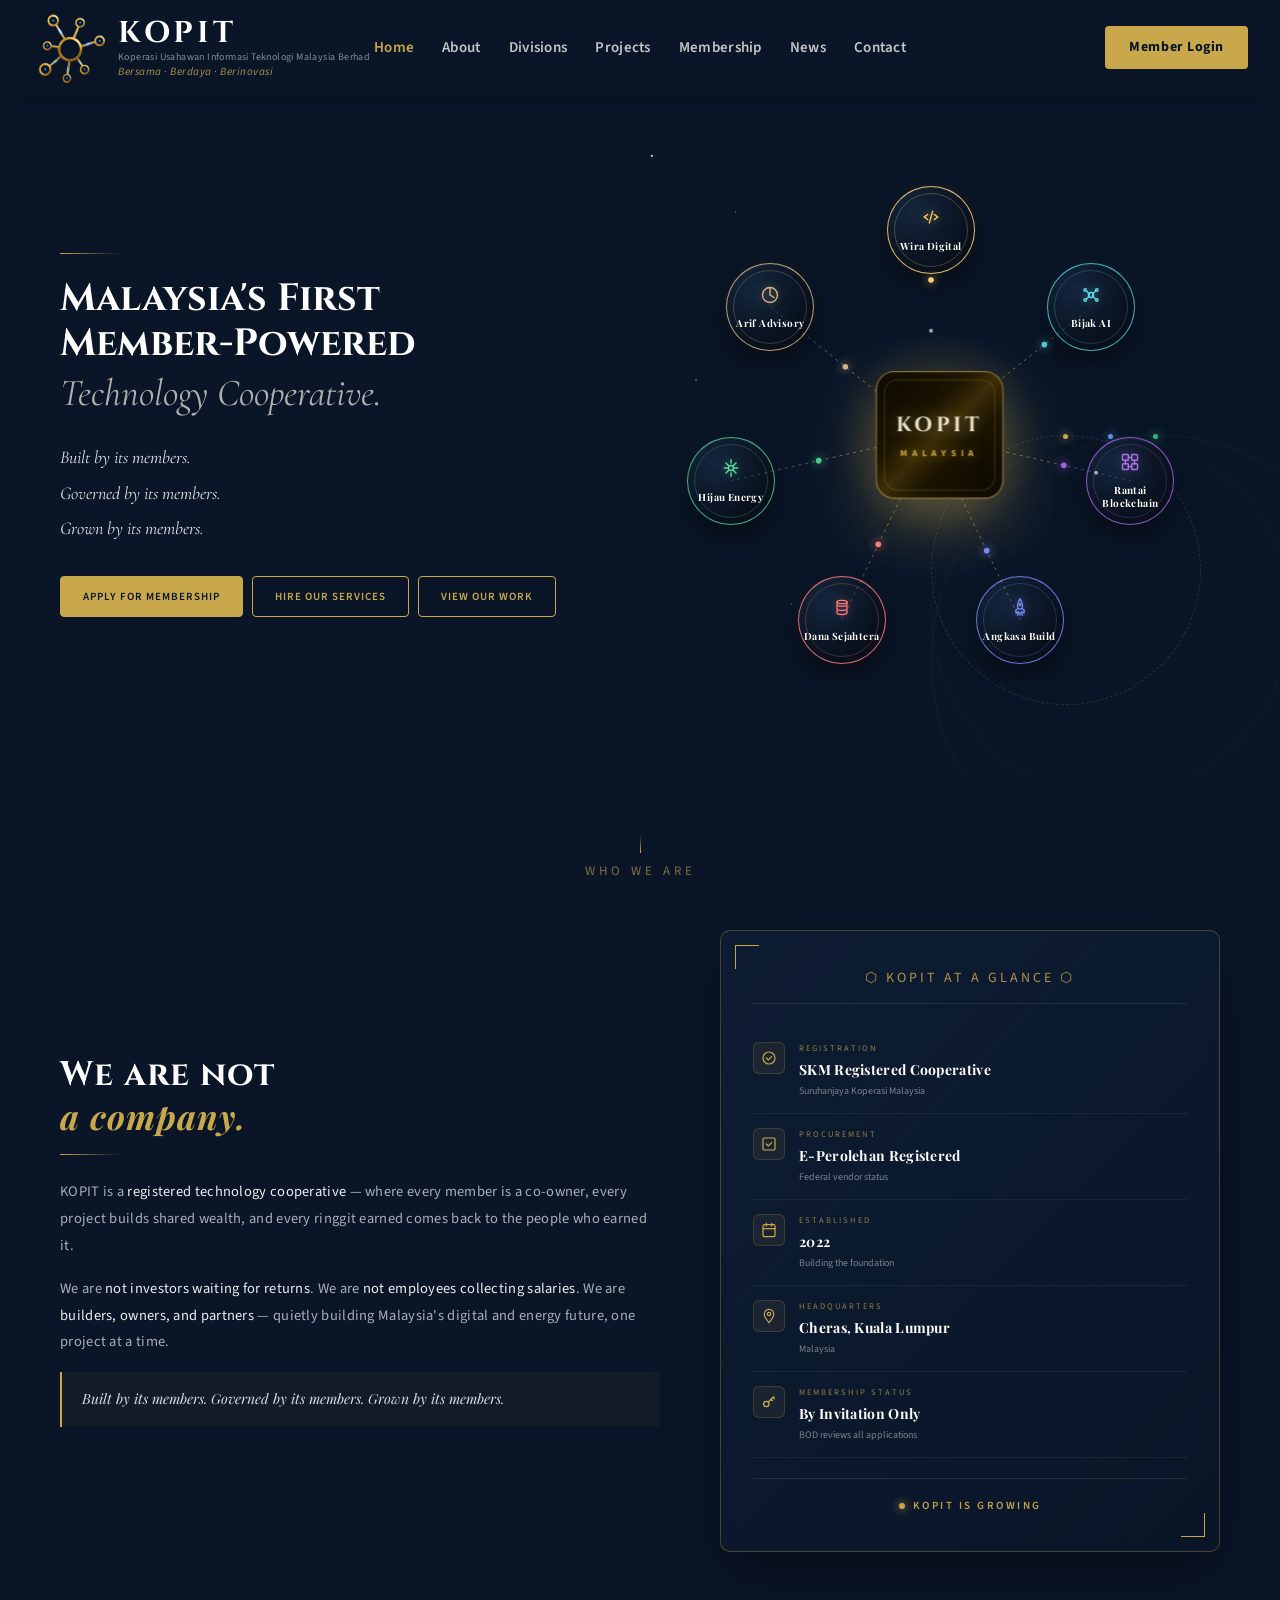
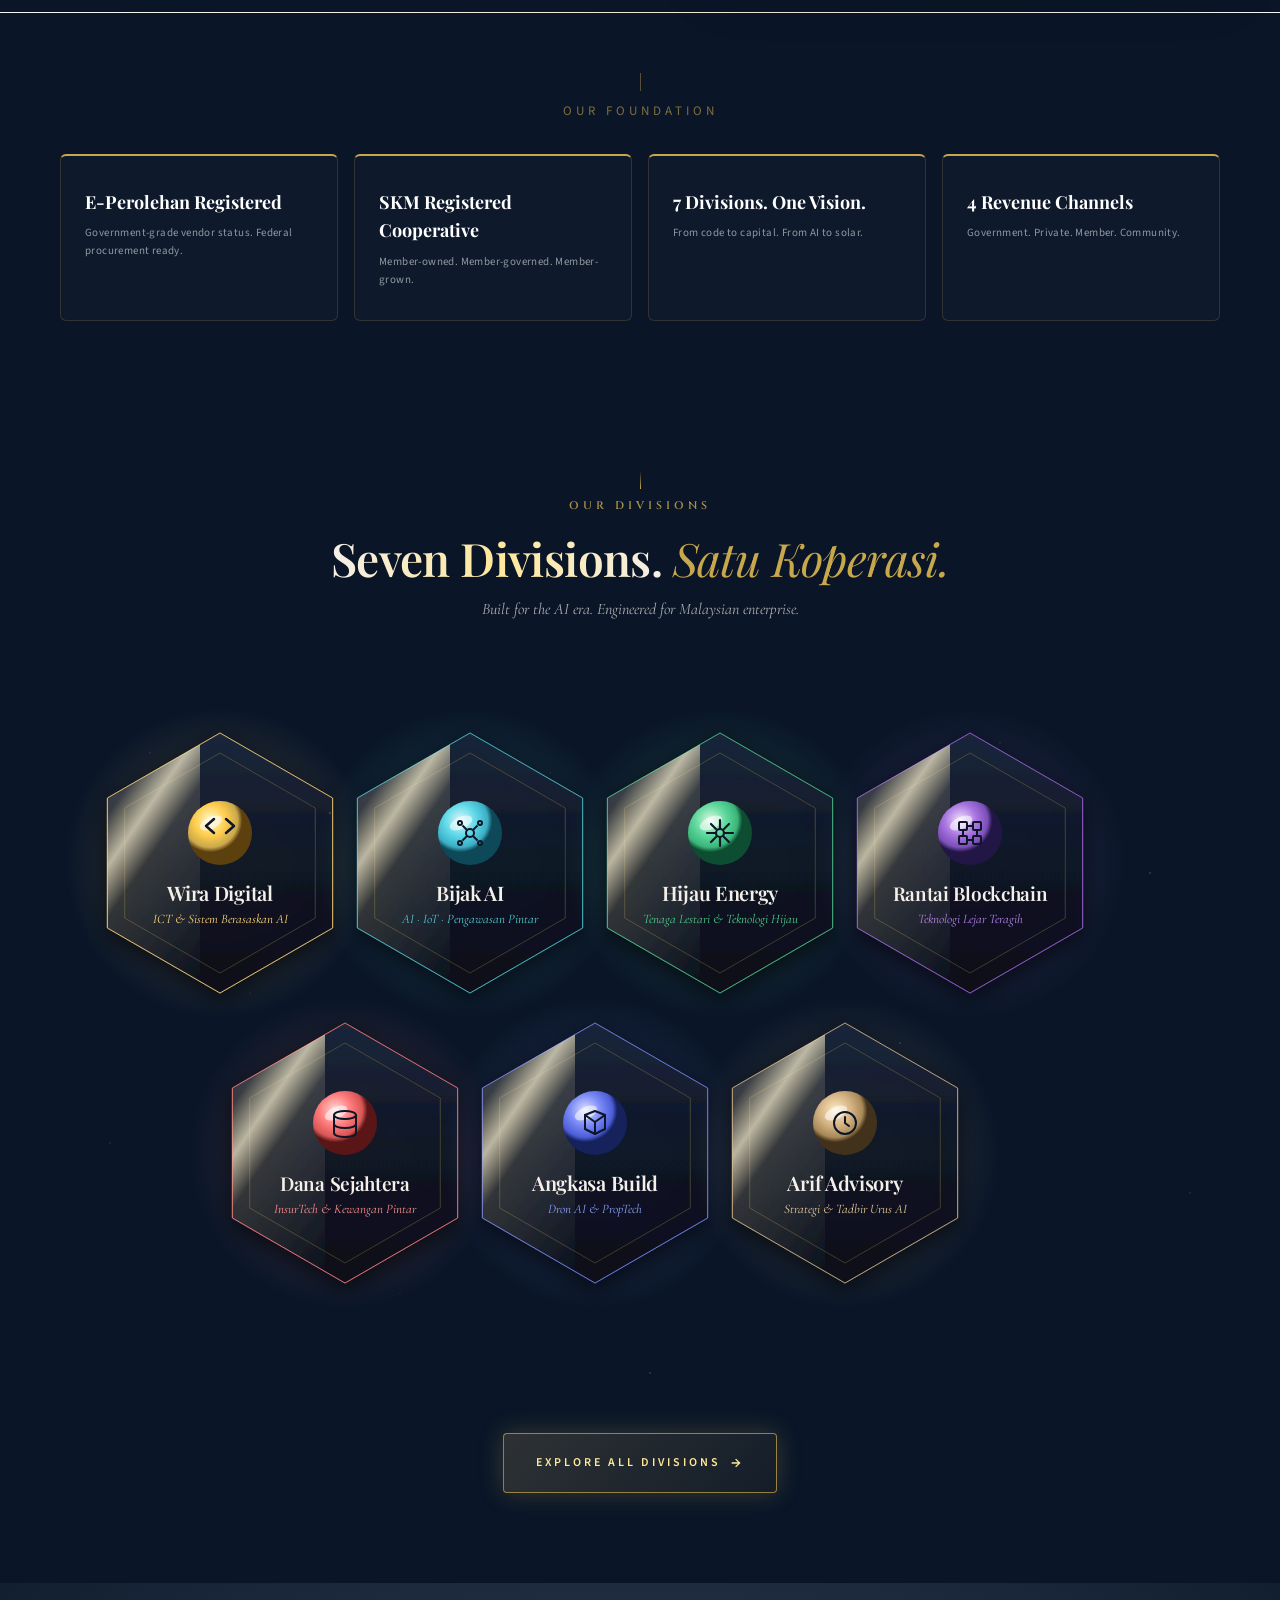
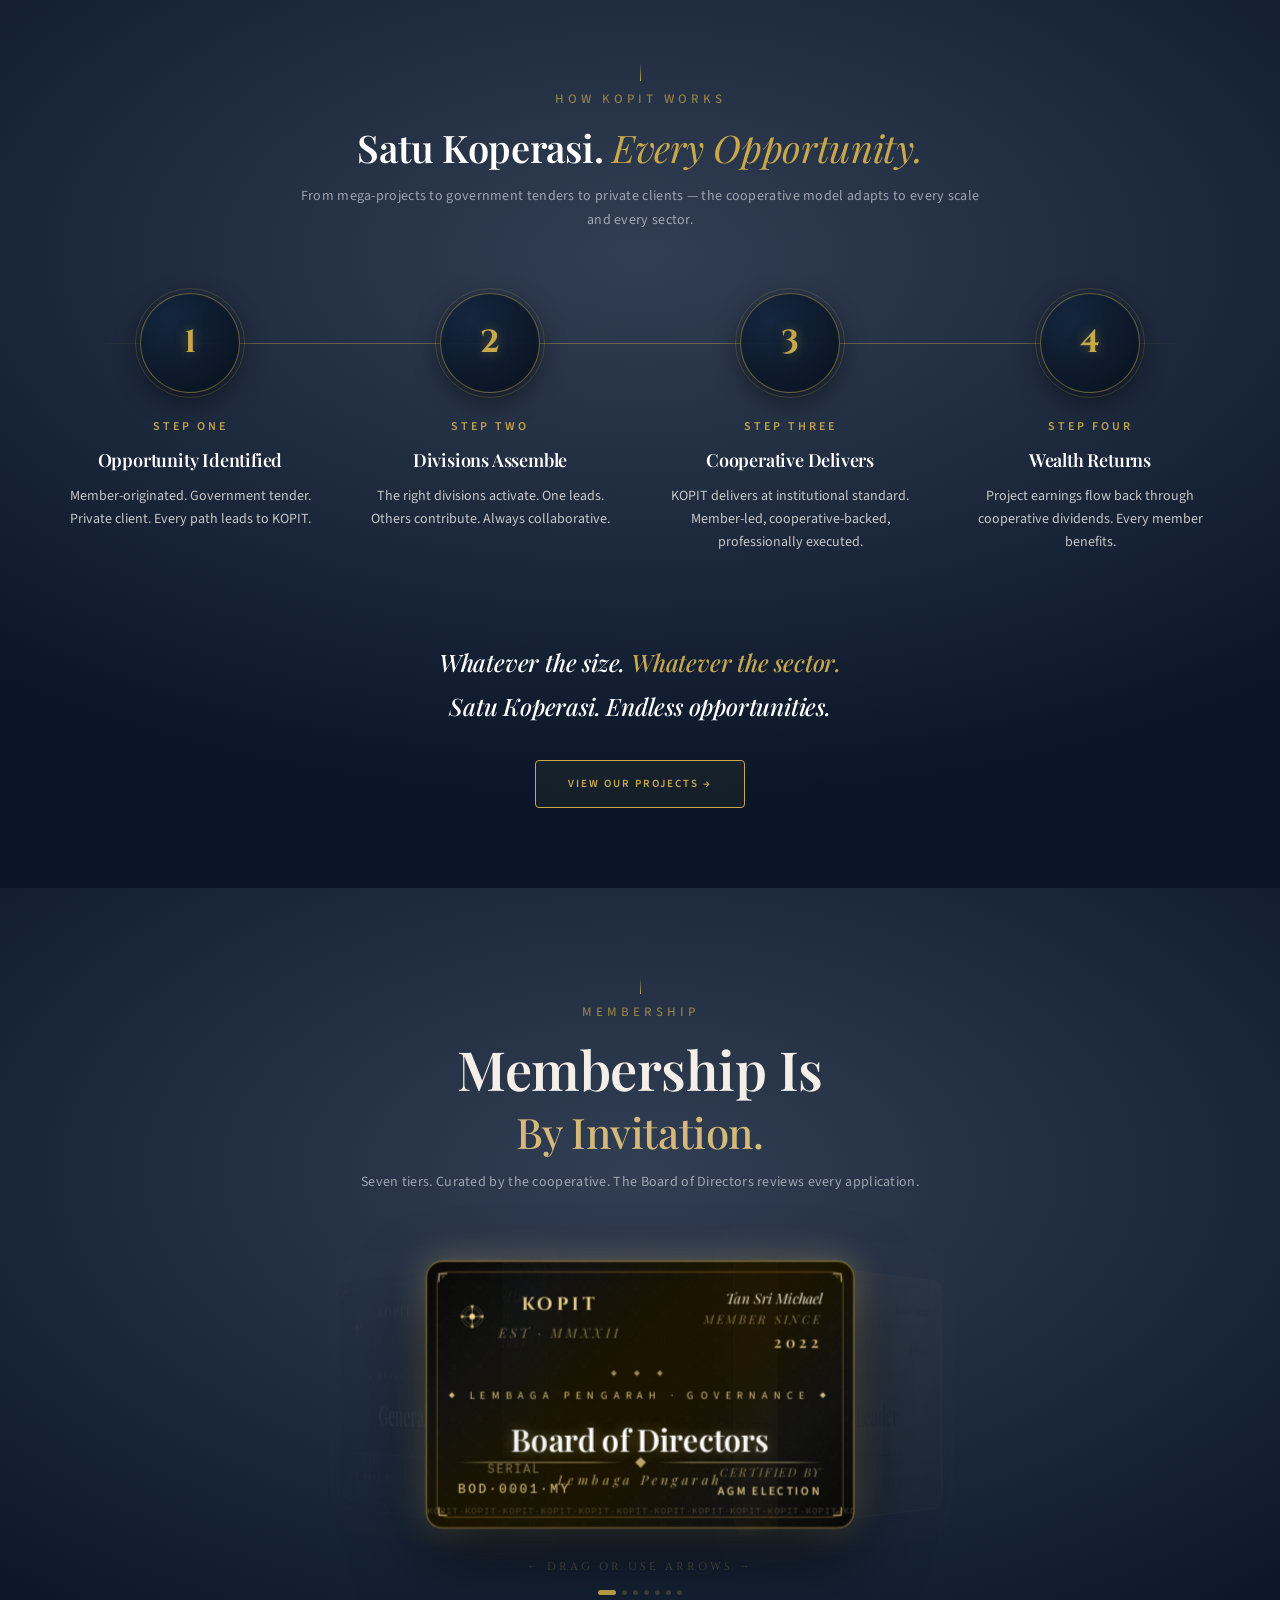
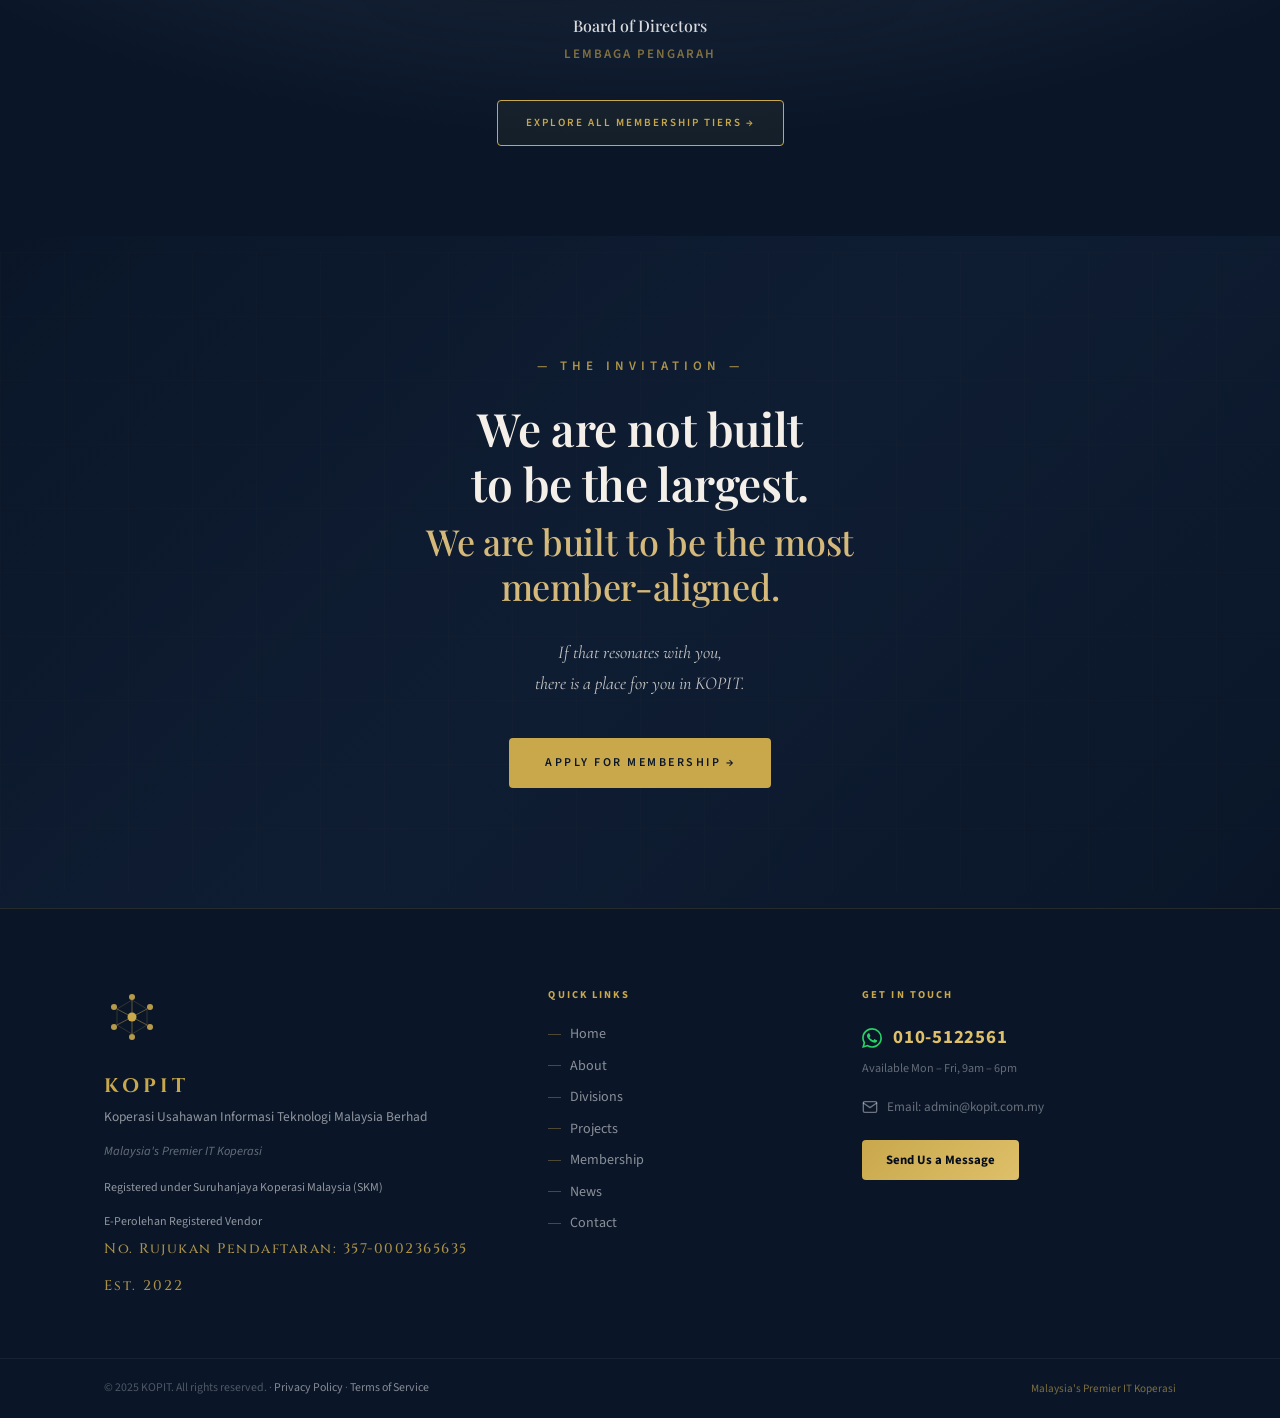
<file: index.html>
﻿<!DOCTYPE html>
<html lang="en">
<head>
<meta charset="UTF-8">
<meta name="viewport" content="width=device-width, initial-scale=1.0">
<title>KOPIT — Malaysia's Premier IT Koperasi</title>
<link rel="preconnect" href="https://fonts.googleapis.com">
<link rel="preconnect" href="https://fonts.gstatic.com" crossorigin>
<link href="https://fonts.googleapis.com/css2?family=Cinzel:wght@400;600;700&family=Playfair+Display:ital,wght@0,400;0,500;0,600;0,700;1,400;1,500;1,600&family=Source+Sans+3:wght@300;400;500;600;700&family=Cormorant+Garamond:ital,wght@0,400;0,500;1,300;1,400;1,500&display=swap" rel="stylesheet">
<style>
/* ═══════════════════════════════════════════
   KOPIT — Design System
   Navy #0A1628 | Gold #C9A84C | Emerald #1B6B45
   BG #F8F6F1 | Text #2C2C2C
   Headers: 'Playfair Display',Georgia,serif | Body: 'Source Sans 3',sans-serif
═══════════════════════════════════════════ */

/* 1. RESET & BASE */
*,*::before,*::after{box-sizing:border-box;margin:0;padding:0}
html{scroll-behavior:smooth;font-size:16px}
body{font-family:'Source Sans 3',sans-serif;color:#2C2C2C;background:#F8F6F1;overflow-x:hidden;line-height:1.6}
a{text-decoration:none;color:inherit;transition:all .25s ease}
ul{list-style:none}
img{max-width:100%;display:block}

/* 2. VARIABLES */
:root{
  --navy:#0A1628;
  --navy-dk:#060D1A;
  --gold:#C9A84C;
  --gold-dk:#A8862A;
  --gold-lt:#DEC06A;
  --emerald:#1B6B45;
  --bg:#F8F6F1;
  --text:#2C2C2C;
  --text-lt:#6B6B6B;
  --white:#FFFFFF;
  --cw:1160px;
  --nav-h:95px;
}

/* 3. LAYOUT */
.wrap{max-width:var(--cw);margin:0 auto;padding:0 44px}
.section{padding:96px 0}

/* 4. TYPOGRAPHY */
h1,h2,h3,h4,h5{font-family:'Playfair Display',Georgia,serif;line-height:1.18}
.tag-label{
  display:inline-block;font-size:.68rem;font-weight:600;
  letter-spacing:.18em;text-transform:uppercase;
  color:var(--gold);border:1px solid rgba(201,168,76,.35);
  padding:5px 18px;border-radius:100px;margin-bottom:18px;
  font-family:'Source Sans 3',sans-serif;
}
.tag-label.gold{color:var(--gold-lt);border-color:rgba(222,192,106,.3)}
.italic-accent{font-family:'Cormorant Garamond',serif;font-style:italic;font-weight:400;color:rgba(244,239,232,0.7);}
.headline-stack{text-align:center;margin:0;}
.headline-top{font-family:'Playfair Display',serif;font-weight:600;color:#F4EFE8;margin:0 0 8px;line-height:1.15;letter-spacing:-0.5px;}
.headline-bottom{font-family:'Playfair Display',serif;font-weight:500;color:#D4B97A;margin:0;line-height:1.15;letter-spacing:-0.4px;}
.headline-top.hero-size{font-size:54px;}
.headline-bottom.hero-size{font-size:42px;}
.headline-top.cta-size{font-size:42px;}
.headline-bottom.cta-size{font-size:34px;}
.headline-top.manifesto-size{font-size:46px;line-height:1.2;letter-spacing:-0.4px;}
.headline-bottom.manifesto-size{font-size:36px;font-weight:500;line-height:1.25;letter-spacing:-0.3px;}

/* 5. BUTTONS */
.btn{
  display:inline-flex;align-items:center;justify-content:center;
  font-family:'Source Sans 3',sans-serif;
  font-size:.9rem;font-weight:700;letter-spacing:.04em;
  padding:13px 32px;border-radius:5px;border:2px solid transparent;
  cursor:pointer;transition:all .25s ease;white-space:nowrap;
}
.btn-gold{background:var(--gold);color:var(--navy-dk);border-color:var(--gold)}
.btn-gold:hover{background:var(--gold-dk);border-color:var(--gold-dk);transform:translateY(-1px)}
.btn-outline{background:transparent;color:var(--gold);border-color:var(--gold)}
.btn-outline:hover{background:rgba(201,168,76,.08);transform:translateY(-1px)}
.btn-white{background:var(--white);color:var(--navy);border-color:var(--white)}
.btn-white:hover{background:rgba(255,255,255,.88);transform:translateY(-1px)}
.btn-navy{background:var(--navy);color:var(--white);border-color:var(--navy)}
.btn-navy:hover{background:#0F1F3A;transform:translateY(-1px)}
.btn-lg{padding:16px 44px;font-size:.96rem}

/* ══════════════════════════════════════════
   6. NAVBAR
══════════════════════════════════════════ */
.navbar{
  position:fixed;top:0;left:0;right:0;z-index:1000;
  height:var(--nav-h);background:var(--navy);
  box-shadow:0 2px 20px rgba(0,0,0,.35);
  display:flex;align-items:center;
  transition:height .35s ease, padding .35s ease, box-shadow .35s ease;
}
.navbar.scrolled{height:65px}
.nav-inner{
  max-width:1600px;margin:0 auto;padding:0 32px;
  display:grid;grid-template-columns:1fr auto 1fr;
  align-items:center;width:100%;
}
.nav-right{
  display:flex;align-items:center;justify-content:flex-end;gap:12px;
}
/* KOPIT 2026 mark — image + 7 overlaid pulsing glow dots aligned to the satellite blue dots */
#kopitLogo{
  position:relative;
  display:block;flex-shrink:0;
  width:75px;height:75px;
  transition:width .35s ease, height .35s ease;
}
.navbar.scrolled #kopitLogo{width:55px;height:55px}
#kopitLogo .mark-img{
  width:100%;height:100%;object-fit:contain;display:block;
  filter:drop-shadow(0 2px 6px rgba(0,0,0,0.4));
}
#kopitLogo .pulse-dot{
  position:absolute;
  left:var(--x);top:var(--y);
  width:14%;height:14%;
  border-radius:50%;
  background:radial-gradient(circle, rgba(180,220,255,0.95) 0%, rgba(90,158,245,0.55) 35%, rgba(90,158,245,0) 70%);
  transform:translate(-50%,-50%) scale(0.4);
  pointer-events:none;
  mix-blend-mode:screen;
  opacity:0;
  animation:dotPulse 3.2s ease-in-out infinite;
  animation-delay:var(--d);
}
@keyframes dotPulse{
  0%, 100%{ opacity:0;   transform:translate(-50%,-50%) scale(0.4); }
  50%     { opacity:0.9; transform:translate(-50%,-50%) scale(1.0); }
}
/* Logo unit — canvas + 3 text lines */
.logo-unit{
  display:flex;align-items:center;gap:11px;flex-shrink:0;cursor:pointer;
}
.logo-text-block{
  display:flex;flex-direction:column;justify-content:center;
}
.lt-1{
  font-family:'Cinzel','Playfair Display',serif;font-size:30px;font-weight:700;
  color:#ffffff;letter-spacing:4px;margin-bottom:2px;
  display:block;line-height:1;
  transition:font-size .35s ease;
}
.navbar.scrolled .lt-1{font-size:24px}
.lt-2{
  font-family:'Source Sans 3',sans-serif;font-size:10px;
  color:rgba(255,255,255,0.5);letter-spacing:.4px;white-space:nowrap;
  display:block;overflow:hidden;
  max-height:18px;opacity:1;margin-bottom:2px;line-height:1.4;
  transition:opacity .35s ease, max-height .35s ease, margin-bottom .35s ease;
}
.lt-3{
  font-family:'Source Sans 3',sans-serif;font-size:11px;
  font-style:italic;color:rgba(201,168,76,.85);
  letter-spacing:.5px;display:block;line-height:1;
}
.navbar.scrolled .lt-2{opacity:0;max-height:0;margin-bottom:0;overflow:hidden}
/* Nav links */
.nav-links{
  display:flex;align-items:center;justify-content:center;gap:24px;
}
.nl{
  font-family:'Source Sans 3',sans-serif;font-size:15px;font-weight:600;
  letter-spacing:.3px;color:rgba(255,255,255,.75);
  padding:4px 2px;border-radius:4px;transition:all .2s ease;
}
.nl:hover,.nl.active{color:var(--gold);background:transparent}
/* Language toggle — hidden until translator confirmed; data-bm attrs preserved */
.lang-toggle{display:none}
.lang-btn{
  font-family:Arial,sans-serif;font-size:11px;font-weight:700;
  letter-spacing:1.5px;padding:5px 12px;border-radius:3px;
  cursor:pointer;transition:all .2s ease;border:1.5px solid var(--gold);
  background:transparent;color:var(--gold);
}
.lang-btn.active{background:var(--gold);color:var(--navy-dk)}
.lang-btn:hover:not(.active){background:rgba(201,168,76,.12)}
/* Nav CTA */
.nav-cta{
  font-family:'Source Sans 3',sans-serif;font-size:14px;font-weight:700;
  letter-spacing:.04em;background:var(--gold);color:var(--navy);
  border:none;
  padding:10px 24px;border-radius:4px;flex-shrink:0;
  transition:all .2s ease;
}
.nav-cta:hover{background:var(--gold-dk);color:var(--navy)}
/* Hamburger */
.hamburger{
  display:none;flex-direction:column;gap:5px;
  background:none;border:none;cursor:pointer;padding:4px;margin-left:8px;
}
.hamburger span{
  display:block;width:22px;height:2px;
  background:var(--gold);border-radius:2px;transition:all .25s ease;
}
.hamburger.open span:nth-child(1){transform:rotate(45deg) translate(5px,5px)}
.hamburger.open span:nth-child(2){opacity:0}
.hamburger.open span:nth-child(3){transform:rotate(-45deg) translate(5px,-5px)}
/* Mobile menu overlay */
.nav-links.open{
  right:0 !important;
}

/* ══════════════════════════════════════════
   7. HERO
══════════════════════════════════════════ */
.hero-section{background:var(--navy);padding-top:var(--nav-h);overflow-x:hidden;}
.hero{
  display:grid;grid-template-columns:1fr 1.05fr;
  gap:30px;align-items:center;
  padding:60px 60px;max-width:1500px;
  margin:0 auto;perspective:1400px;min-height:680px;
}
.hero-deco-line{
  width:60px;height:1px;
  background:linear-gradient(to right,#C9A84C,transparent);
  margin-bottom:22px;
}
.hero h1{
  font-family:'Cinzel','Playfair Display',serif;
  font-size:38px;line-height:1.2;font-weight:700;color:#ffffff;
}
.hero h1 .gold{
  color:#C9A84C;font-style:italic;
  font-family:'Playfair Display',Georgia,serif;display:block;margin-top:4px;
}
.hero h1 .italic-accent{display:block;margin-top:4px;}
.hero-sub{
  font-family:'Cormorant Garamond',serif;font-style:italic;font-size:18px;
  line-height:1.95;margin-top:24px;max-width:440px;
  color:rgba(244,239,232,0.8);
}
.hero-sub strong{color:rgba(255,255,255,0.88);font-weight:400;}
.hero-btns{display:flex;gap:9px;flex-wrap:wrap;margin-top:30px;}
.btn-hero-gold{
  padding:11px 22px;font-size:11px;letter-spacing:1px;
  font-family:'Source Sans 3',sans-serif;font-weight:600;border-radius:4px;
  text-transform:uppercase;background:#C9A84C;color:#0A1628;
  border:1.5px solid #C9A84C;cursor:pointer;transition:all .2s ease;
  text-decoration:none;display:inline-block;
}
.btn-hero-gold:hover{background:#A8862A;border-color:#A8862A;}
.btn-hero-outline{
  padding:11px 22px;font-size:11px;letter-spacing:1px;
  font-family:'Source Sans 3',sans-serif;font-weight:600;border-radius:4px;
  text-transform:uppercase;background:transparent;color:#C9A84C;
  border:1.5px solid #C9A84C;cursor:pointer;transition:all .2s ease;
  text-decoration:none;display:inline-block;
}
.btn-hero-outline:hover{background:rgba(201,168,76,.1);}
/* ── Constellation ── */
.scene{position:relative;width:560px;height:560px;transform-style:preserve-3d;margin:0 auto;}
.stars{position:absolute;inset:0;pointer-events:none;}
.star{position:absolute;width:1.5px;height:1.5px;background:rgba(201,168,76,0.45);border-radius:50%;animation:twinkle 3s ease-in-out infinite;}
@keyframes twinkle{0%,100%{opacity:0.2;}50%{opacity:0.95;}}
.ring{position:absolute;left:50%;top:50%;border-radius:50%;border:0.5px dashed rgba(201,168,76,0.2);pointer-events:none;}
.ring-inner{width:270px;height:270px;animation:ringIn 50s linear infinite;}
.ring-outer{width:450px;height:450px;border-style:dotted;border-color:rgba(201,168,76,0.13);animation:ringOut 80s linear infinite;}
.ring-flat{width:360px;height:360px;border-color:rgba(46,191,132,0.1);animation:ringFl 70s linear infinite;}
@keyframes ringIn{from{transform:translate(-50%,-50%) rotateX(70deg) rotate(0);}to{transform:translate(-50%,-50%) rotateX(70deg) rotate(360deg);}}
@keyframes ringOut{from{transform:translate(-50%,-50%) rotateX(70deg) rotate(0);}to{transform:translate(-50%,-50%) rotateX(70deg) rotate(-360deg);}}
@keyframes ringFl{from{transform:translate(-50%,-50%) rotate(0);}to{transform:translate(-50%,-50%) rotate(360deg);}}
.ring-dot{position:absolute;width:5px;height:5px;border-radius:50%;background:#C9A84C;box-shadow:0 0 10px #C9A84C;top:-2.5px;left:50%;margin-left:-2.5px;}
.ring-outer .ring-dot{background:#2ebf84;box-shadow:0 0 10px #2ebf84;}
.ring-flat .ring-dot{background:#5a9ef5;box-shadow:0 0 10px #5a9ef5;}
.hub{position:absolute;left:50%;top:50%;width:124px;height:124px;transform:translate(-50%,-50%) translateZ(40px);z-index:10;animation:hubFloat 5s ease-in-out infinite;transform-style:preserve-3d;}
@keyframes hubFloat{0%,100%{transform:translate(-50%,-50%) translateZ(40px) rotateY(0deg);}50%{transform:translate(-50%,-50%) translateZ(60px) rotateY(8deg);}}
.hub-glow-outer{position:absolute;inset:-50px;border-radius:50%;background:radial-gradient(circle,rgba(201,168,76,0.22) 0%,transparent 65%);animation:hubPulse 3s ease-in-out infinite;}
.hub-glow-inner{position:absolute;inset:-15px;border-radius:50%;background:radial-gradient(circle,rgba(201,168,76,0.15) 0%,transparent 60%);animation:hubPulse 2s ease-in-out infinite reverse;}
@keyframes hubPulse{0%,100%{opacity:0.5;transform:scale(1);}50%{opacity:1;transform:scale(1.12);}}
.hub-block{position:relative;width:100%;height:100%;border-radius:18px;background:linear-gradient(135deg,#0a0805 0%,#1a1400 35%,#3a2c08 50%,#1a1400 65%,#080604 100%);border:1.5px solid rgba(201,168,76,0.75);box-shadow:0 22px 60px rgba(201,168,76,0.4),inset 0 0 32px rgba(201,168,76,0.06);display:flex;flex-direction:column;align-items:center;justify-content:center;overflow:hidden;}
.hub-block::before{content:'';position:absolute;top:7px;left:7px;right:7px;bottom:7px;border:0.5px solid rgba(201,168,76,0.22);border-radius:13px;}
.hub-text{font-family:'Cinzel','Playfair Display',serif;font-size:20px;font-weight:700;color:#f5e9cc;letter-spacing:3.5px;margin-bottom:6px;text-shadow:0 0 18px rgba(245,233,204,0.4);}
.hub-sub{font-family:'Source Sans 3',sans-serif;font-size:9px;font-weight:700;letter-spacing:4.5px;color:#C9A84C;text-shadow:0 0 12px rgba(201,168,76,0.7);}
.node{position:absolute;width:88px;height:88px;cursor:pointer;transition:all 0.5s cubic-bezier(0.34,1.56,0.64,1);transform-style:preserve-3d;}
.node:hover{z-index:30;}
.node-disc{width:100%;height:100%;border-radius:50%;background:radial-gradient(circle at 30% 28%,rgba(20,38,62,0.98) 0%,rgba(8,16,28,0.99) 70%);border:1.5px solid var(--node-color);display:flex;flex-direction:column;align-items:center;justify-content:center;position:relative;overflow:hidden;box-shadow:0 12px 30px rgba(0,0,0,0.55),inset 0 1px 0 rgba(255,255,255,0.05);transition:all 0.4s;}
.node:hover .node-disc{box-shadow:0 22px 50px rgba(0,0,0,0.65),0 0 50px var(--node-glow),inset 0 1px 0 rgba(255,255,255,0.1);transform:scale(1.18);background:radial-gradient(circle at 30% 28%,rgba(28,50,80,0.98) 0%,rgba(12,22,38,0.99) 70%);}
.node-glow-aura{position:absolute;inset:-12px;border-radius:50%;background:radial-gradient(circle,var(--node-glow) 0%,transparent 65%);opacity:0.45;transition:opacity 0.4s;}
.node:hover .node-glow-aura{opacity:1;animation:glowPulse 1.5s ease-in-out infinite;}
@keyframes glowPulse{0%,100%{opacity:0.7;transform:scale(1);}50%{opacity:1;transform:scale(1.18);}}
.node-inner-ring{position:absolute;inset:6px;border-radius:50%;border:0.5px solid var(--node-color);opacity:0.3;}
.node-icon{margin-bottom:4px;filter:drop-shadow(0 0 4px var(--node-glow));}
.node-label{font-family:'Playfair Display',Georgia,serif;font-size:10px;font-weight:700;color:#fff;letter-spacing:0.4px;text-align:center;line-height:1.25;padding:0 4px;text-shadow:0 1px 2px rgba(0,0,0,0.6);}
.connections{position:absolute;inset:0;pointer-events:none;z-index:1;}
.tooltip{position:absolute;left:50%;bottom:-32px;transform:translateX(-50%) translateZ(50px);background:rgba(8,16,28,0.95);border:0.5px solid rgba(201,168,76,0.4);border-radius:5px;padding:5px 11px;white-space:nowrap;opacity:0;transition:opacity 0.3s,bottom 0.3s;font-family:'Source Sans 3',sans-serif;font-size:8px;color:rgba(255,235,180,0.95);letter-spacing:1px;pointer-events:none;backdrop-filter:blur(6px);}
.tooltip::before{content:'';position:absolute;top:-4px;left:50%;margin-left:-4px;width:8px;height:8px;background:rgba(8,16,28,0.95);border-left:0.5px solid rgba(201,168,76,0.4);border-top:0.5px solid rgba(201,168,76,0.4);transform:rotate(45deg);}
.node:hover .tooltip{opacity:1;bottom:-40px;transform:translateX(-50%) translateZ(50px);}
.scene:has(.node:hover) .node:not(:hover){opacity:0.4;filter:saturate(0.5);}
.scene:has(.node:hover) .ring{opacity:0.4;}

/* ══════════════════════════════════════════
   8. IDENTITY STRIP
══════════════════════════════════════════ */
.identity-strip{background:var(--navy);padding:60px 0;}
.identity-strip-inner{max-width:1500px;margin:0 auto;padding:0 60px;}
.identity-label{
  text-align:center;font-family:'Source Sans 3',sans-serif;
  font-size:13px;letter-spacing:4px;
  color:rgba(201,168,76,0.6);margin-bottom:32px;
}
.identity-label::before{
  content:'';display:block;width:1px;height:18px;
  background:rgba(201,168,76,0.4);margin:0 auto 10px;
}
.identity-grid{display:grid;grid-template-columns:repeat(4,1fr);gap:16px;}
.ibox{
  background:rgba(255,255,255,0.02);
  border:0.5px solid rgba(201,168,76,0.18);
  border-top:2px solid #C9A84C;
  border-radius:6px;padding:32px 24px;
  transition:all 0.3s ease;
}
.ibox:hover{border-color:rgba(201,168,76,0.5);border-top-color:#C9A84C;transform:translateY(-3px);}
.ibox-title{
  font-family:'Playfair Display',Georgia,serif;font-size:18px;
  font-weight:700;color:#fff;margin-bottom:8px;
}
.ibox-sub{
  font-family:'Source Sans 3',sans-serif;font-size:11px;
  color:rgba(255,255,255,0.55);letter-spacing:0.4px;line-height:1.6;
}
@media(max-width:900px){.identity-grid{grid-template-columns:repeat(2,1fr);}}

/* ══════════════════════════════════════════
   9. WHO WE ARE — MANIFESTO
══════════════════════════════════════════ */
.manifesto-sec{background:var(--navy);padding:60px 0;}
.manifesto-inner{max-width:1300px;margin:0 auto;padding:0 60px;}
.manifesto-lbl-wrap{text-align:center;margin-bottom:48px;}
.manifesto-lbl-line{width:1px;height:18px;background:linear-gradient(to bottom,transparent,#C9A84C);margin:0 auto 8px;}
.manifesto-lbl{font-family:'Source Sans 3',sans-serif;font-size:13px;letter-spacing:4px;color:rgba(201,168,76,0.6);}
.manifesto-grid{display:grid;grid-template-columns:1.2fr 1fr;gap:60px;align-items:center;}
.manifesto-h{font-family:'Cinzel','Playfair Display',serif;font-size:34px;line-height:1.2;font-weight:700;letter-spacing:1px;color:#fff;}
.manifesto-h .gold{color:#C9A84C;font-style:italic;font-family:'Playfair Display',Georgia,serif;display:block;}
.manifesto-divider{width:60px;height:1px;background:linear-gradient(to right,#C9A84C,transparent);margin:18px 0 24px;}
.manifesto-body{font-family:'Source Sans 3',sans-serif;font-size:14.5px;line-height:1.85;letter-spacing:0.3px;color:rgba(255,255,255,0.65);}
.manifesto-body p{margin-bottom:16px;}
.manifesto-body strong{color:rgba(255,255,255,0.92);font-weight:400;}
.manifesto-quote{padding:16px 20px;border-left:2px solid #C9A84C;background:rgba(201,168,76,0.04);font-family:'Playfair Display',Georgia,serif;font-size:14px;font-style:italic;color:rgba(255,255,255,0.85);margin-top:8px;}
.cred-box{
  position:relative;overflow:hidden;
  background:linear-gradient(135deg,rgba(15,30,53,0.8),rgba(10,22,40,0.6));
  border:0.5px solid rgba(201,168,76,0.3);border-radius:10px;
  padding:36px 32px;backdrop-filter:blur(8px);
  box-shadow:0 24px 60px rgba(0,0,0,0.4);
}
.cred-box::before{content:'';position:absolute;top:14px;left:14px;width:24px;height:24px;border-top:1.5px solid #C9A84C;border-left:1.5px solid #C9A84C;}
.cred-box::after{content:'';position:absolute;bottom:14px;right:14px;width:24px;height:24px;border-bottom:1.5px solid #C9A84C;border-right:1.5px solid #C9A84C;}
.cred-title{font-family:'Source Sans 3',sans-serif;font-size:14px;letter-spacing:3px;color:rgba(201,168,76,0.85);text-align:center;padding-bottom:14px;border-bottom:0.5px solid rgba(201,168,76,0.15);margin-bottom:24px;}
.cred-row{display:flex;gap:14px;align-items:flex-start;padding:14px 0;border-bottom:0.5px solid rgba(255,255,255,0.06);}
.cred-row:first-of-type{padding-top:0;}
.cred-row:last-of-type{border-bottom:none;padding-bottom:0;}
.cred-icon{width:32px;height:32px;flex-shrink:0;border-radius:6px;background:rgba(201,168,76,0.08);border:0.5px solid rgba(201,168,76,0.2);display:flex;align-items:center;justify-content:center;}
.cred-label{font-family:'Source Sans 3',sans-serif;font-size:8.5px;letter-spacing:2px;color:rgba(201,168,76,0.7);text-transform:uppercase;display:block;margin-bottom:3px;}
.cred-value{font-family:'Playfair Display',Georgia,serif;font-size:14px;font-weight:700;color:#fff;letter-spacing:0.3px;display:block;}
.cred-sub{font-family:'Source Sans 3',sans-serif;font-size:10px;color:rgba(255,255,255,0.45);display:block;margin-top:2px;}
.cred-badge{margin-top:20px;padding-top:18px;border-top:0.5px solid rgba(201,168,76,0.15);display:flex;justify-content:center;align-items:center;gap:8px;}
.cred-dot{width:6px;height:6px;border-radius:50%;background:#C9A84C;box-shadow:0 0 8px #C9A84C;animation:goldPulse 2s ease-in-out infinite;}
@keyframes goldPulse{0%,100%{opacity:0.7;}50%{opacity:1;}}
.cred-badge-text{font-family:'Source Sans 3',sans-serif;font-size:11px;letter-spacing:2.5px;color:rgba(201,168,76,0.95);font-weight:600;}
.section-divider{height:1px;background:linear-gradient(to right,transparent,rgba(201,168,76,0.18),transparent);max-width:1100px;margin:0 auto;}
@media(max-width:900px){.manifesto-grid{grid-template-columns:1fr;gap:40px;}}

/* ══════════════════════════════════════════
   DIVISIONS — PREMIUM 3D GLOWING HONEYCOMB
══════════════════════════════════════════ */
.hex-sec{background:#0A1628;padding:90px 0 90px;position:relative;overflow:hidden;}
.hex-inner{max-width:1280px;margin:0 auto;padding:0 40px;}

.hex-label-wrap{text-align:center;margin-bottom:18px;}
.hex-label-line{width:1px;height:18px;background:linear-gradient(to bottom,transparent,#C9A84C);margin:0 auto 8px;}
.hex-label{font-family:'Cinzel',serif;font-size:11px;font-weight:600;letter-spacing:4px;color:rgba(201,168,76,0.85);}

.hex-heading{text-align:center;margin-bottom:14px;}
.hex-heading h2{font-family:'Playfair Display',Georgia,serif;font-size:46px;font-weight:600;color:#F4EFE8;letter-spacing:-0.6px;line-height:1.1;margin:0;}
.hex-heading h2 .gold{color:#C9A84C;font-style:italic;font-weight:400;}
.hex-heading h2 .shimmer{background:linear-gradient(90deg,#F4EFE8 0%,#FFE89A 25%,#F4EFE8 50%,#FFE89A 75%,#F4EFE8 100%);background-size:200% auto;-webkit-background-clip:text;background-clip:text;-webkit-text-fill-color:transparent;animation:hexTextShimmer 6s linear infinite;}
@keyframes hexTextShimmer{0%{background-position:-200% center;}100%{background-position:200% center;}}

.hex-sub{text-align:center;font-family:'Cormorant Garamond',serif;font-style:italic;font-size:16px;color:rgba(244,239,232,0.7);margin:0 0 70px;}

.hex-stage{max-width:1180px;margin:0 auto;position:relative;}
.hex-stage svg{width:100%;height:auto;display:block;overflow:visible;}

/* Background sparkle layer */
.hex-sparkle{position:absolute;inset:0;width:100%;height:100%;pointer-events:none;opacity:0.4;}
.hex-sparkle circle{fill:rgba(255,210,120,0.5);}
.spk-1{animation:hexSparkle 3s ease-in-out infinite;animation-delay:0s;}
.spk-2{animation:hexSparkle 3s ease-in-out infinite;animation-delay:0.6s;}
.spk-3{animation:hexSparkle 3s ease-in-out infinite;animation-delay:1.2s;}
.spk-4{animation:hexSparkle 3s ease-in-out infinite;animation-delay:1.8s;}
.spk-5{animation:hexSparkle 3s ease-in-out infinite;animation-delay:2.4s;}
@keyframes hexSparkle{0%,100%{opacity:0;transform:scale(0.5);}50%{opacity:1;transform:scale(1.4);}}

/* Hex card link wrapper */
.hex-card{transition:transform 0.5s cubic-bezier(0.4,0,0.2,1);cursor:pointer;transform-origin:center;transform-box:fill-box;text-decoration:none;}
.hex-card:hover{transform:scale(1.07) translateY(-6px);}
.hex-card:hover .hex-bg{filter:brightness(1.25);}
.hex-card:hover .outer-glow{opacity:1!important;}

/* Outer aura — pulsing colored halo */
.outer-glow{animation:hexOuterGlow 3.5s ease-in-out infinite;transform-origin:center;transform-box:fill-box;}
@keyframes hexOuterGlow{0%,100%{opacity:0.45;transform:scale(1);}50%{opacity:0.75;transform:scale(1.04);}}

/* Hex border breathing */
.hex-border{animation:hexBorderBreathe 4s ease-in-out infinite;}
@keyframes hexBorderBreathe{0%,100%{stroke-opacity:0.6;stroke-width:1.5;}50%{stroke-opacity:1;stroke-width:2;}}

/* Diagonal shine sweep */
.shine-1{animation:hexShineSweep 6s ease-in-out infinite;animation-delay:0s;}
.shine-2{animation:hexShineSweep 6s ease-in-out infinite;animation-delay:0.8s;}
.shine-3{animation:hexShineSweep 6s ease-in-out infinite;animation-delay:1.6s;}
.shine-4{animation:hexShineSweep 6s ease-in-out infinite;animation-delay:2.4s;}
.shine-5{animation:hexShineSweep 6s ease-in-out infinite;animation-delay:3.2s;}
.shine-6{animation:hexShineSweep 6s ease-in-out infinite;animation-delay:4.0s;}
.shine-7{animation:hexShineSweep 6s ease-in-out infinite;animation-delay:4.8s;}
@keyframes hexShineSweep{0%{transform:translateX(-200px) rotate(25deg);opacity:0;}10%{opacity:0.85;}50%{opacity:0.85;}90%{opacity:0.85;}100%{transform:translateX(200px) rotate(25deg);opacity:0;}}

/* Orb 3D breathing */
.orb-3d{animation:hexOrbBreathe 4s ease-in-out infinite;transform-origin:center;transform-box:fill-box;}
@keyframes hexOrbBreathe{0%,100%{filter:brightness(1.05) drop-shadow(0 0 16px var(--g)) drop-shadow(0 0 28px var(--g2));}50%{filter:brightness(1.2) drop-shadow(0 0 26px var(--g)) drop-shadow(0 0 44px var(--g2));}}

.orb-w{--g:rgba(255,210,120,0.6);--g2:rgba(255,210,120,0.3);}
.orb-b{--g:rgba(80,200,210,0.6);--g2:rgba(80,200,210,0.3);}
.orb-h{--g:rgba(80,200,140,0.6);--g2:rgba(80,200,140,0.3);}
.orb-bc{--g:rgba(160,100,220,0.6);--g2:rgba(160,100,220,0.3);}
.orb-d{--g:rgba(255,123,123,0.6);--g2:rgba(255,123,123,0.3);}
.orb-a{--g:rgba(120,136,245,0.6);--g2:rgba(120,136,245,0.3);}
.orb-ar{--g:rgba(212,179,133,0.6);--g2:rgba(212,179,133,0.3);}

/* CTA button */
.hex-cta{text-align:center;margin-top:60px;}
.hex-cta-btn{font-family:'Source Sans 3',sans-serif;font-size:12px;font-weight:600;letter-spacing:3px;text-transform:uppercase;color:#FFE89A;text-decoration:none;display:inline-flex;align-items:center;gap:10px;padding:16px 32px;border:0.5px solid rgba(201,168,76,0.7);border-radius:4px;background:linear-gradient(135deg,rgba(255,210,120,0.15),rgba(201,168,76,0.05));box-shadow:0 0 24px rgba(201,168,76,0.25);transition:all 0.3s ease;}
.hex-cta-btn:hover{color:#FFFFFF;background:linear-gradient(135deg,rgba(255,210,120,0.25),rgba(201,168,76,0.1));box-shadow:0 0 36px rgba(201,168,76,0.4);transform:translateY(-2px);}
.hex-cta-btn .arrow{font-size:16px;}

/* Mobile responsive */
@media (max-width: 900px){
  .hex-sec{padding:60px 0;}
  .hex-heading h2{font-size:32px;}
  .hex-sub{font-size:14px;margin-bottom:40px;}
  .hex-stage{max-width:100%;}
  .hex-cta-btn{font-size:11px;padding:13px 24px;}
}
@media (max-width: 600px){
  .hex-heading h2{font-size:26px;letter-spacing:-0.3px;}
  .hex-sub{font-size:13px;}
}

/* ══════════════════════════════════════════
   11. HOW KOPIT WORKS SECTION
══════════════════════════════════════════ */
.how-sec{background:radial-gradient(ellipse 80% 60% at 50% 30%,rgba(15,30,55,0.85) 0%,#0A1628 100%);padding:80px 30px;}
.how-inner{max-width:1200px;margin:0 auto;}
.how-label-wrap{text-align:center;margin-bottom:16px;}
.how-label-line{width:1px;height:18px;background:linear-gradient(to bottom,transparent,#C9A84C);margin:0 auto 8px;}
.how-label{font-family:'Source Sans 3',sans-serif;font-size:13px;font-weight:500;letter-spacing:4px;color:rgba(201,168,76,0.65);}
.how-heading{text-align:center;font-family:'Playfair Display',Georgia,serif;font-size:38px;font-weight:600;color:#ffffff;letter-spacing:-0.3px;line-height:1.2;margin-bottom:14px;}
.how-heading .gold{color:#C9A84C;font-style:italic;font-weight:400;}
.how-sub{text-align:center;font-family:'Source Sans 3',sans-serif;font-size:14px;color:rgba(255,255,255,0.55);letter-spacing:0.3px;line-height:1.7;max-width:700px;margin:0 auto 60px;}
.how-steps-wrap{max-width:1200px;margin:0 auto 60px;position:relative;}
.how-steps-wrap::before{content:'';position:absolute;top:50px;left:60px;right:60px;height:1px;background:linear-gradient(to right,transparent 0%,rgba(201,168,76,0.4) 15%,rgba(201,168,76,0.4) 85%,transparent 100%);z-index:0;}
.steps-grid{display:grid;grid-template-columns:repeat(4,1fr);position:relative;z-index:1;}
.step-item{text-align:center;padding:0 20px;}
.step-circle{width:100px;height:100px;border-radius:50%;background:radial-gradient(circle at 30% 25%,rgba(20,38,62,0.95) 0%,rgba(8,16,28,0.98) 100%);border:1px solid rgba(201,168,76,0.45);display:flex;align-items:center;justify-content:center;margin:0 auto 24px;box-shadow:0 8px 24px rgba(0,0,0,0.5),inset 0 0 0 0.5px rgba(255,255,255,0.04);position:relative;transition:all 0.4s ease;}
.step-circle::before{content:'';position:absolute;inset:-6px;border-radius:50%;border:0.5px solid rgba(201,168,76,0.2);transition:inset 0.4s ease,border-color 0.4s ease;}
.step-circle:hover{transform:translateY(-4px);box-shadow:0 14px 32px rgba(0,0,0,0.55),0 0 24px rgba(201,168,76,0.18);border-color:rgba(201,168,76,0.7);}
.step-circle:hover::before{inset:-10px;border-color:rgba(201,168,76,0.4);}
.step-num{font-family:'Cinzel',serif;font-size:32px;font-weight:700;color:#C9A84C;text-shadow:0 0 12px rgba(201,168,76,0.4);}
.step-label{font-family:'Source Sans 3',sans-serif;font-size:12px;letter-spacing:3px;color:rgba(201,168,76,0.95);text-transform:uppercase;font-weight:600;margin-bottom:10px;}
.step-title{font-family:'Playfair Display',Georgia,serif;font-size:18px;font-weight:600;color:#fff;letter-spacing:-0.2px;margin-bottom:10px;}
.step-body{font-family:'Source Sans 3',sans-serif;font-size:14px;color:rgba(244,239,232,0.8);line-height:1.65;}
.how-closing{margin-top:50px;text-align:center;padding:30px 20px 0;}
.how-quote{font-family:'Playfair Display',Georgia,serif;font-size:24px;font-weight:500;font-style:italic;color:#fff;line-height:1.5;letter-spacing:-0.2px;max-width:780px;margin:0 auto 36px;}
.how-quote .gold{color:#C9A84C;}
.how-quote .break{display:block;margin-top:8px;}
.how-cta-btn{display:inline-flex;align-items:center;gap:8px;padding:14px 32px;background:rgba(201,168,76,0.06);border:1px solid #C9A84C;color:#C9A84C;font-family:'Source Sans 3',sans-serif;font-size:11px;font-weight:600;letter-spacing:2px;text-transform:uppercase;border-radius:4px;transition:all 0.2s ease;text-decoration:none;}
.how-cta-btn:hover{background:#C9A84C;color:#0A1628;}
@media(max-width:900px){.how-steps-wrap::before{display:none;}.steps-grid{grid-template-columns:1fr;gap:30px;}}

/* ══════════════════════════════════════════
   12. MEMBERSHIP TEASER SECTION
══════════════════════════════════════════ */
.memb-teaser-sec{background:radial-gradient(ellipse 80% 60% at 50% 30%,rgba(15,30,55,0.85) 0%,#0A1628 100%);padding:90px 30px;}
.memb-teaser-inner{max-width:1200px;margin:0 auto;text-align:center;}
.memb-lbl-wrap{margin-bottom:16px;}
.memb-lbl-line{width:1px;height:16px;background:linear-gradient(to bottom,transparent,#C9A84C);margin:0 auto 8px;}
.memb-lbl{font-family:'Source Sans 3',sans-serif;font-size:13px;font-weight:500;letter-spacing:4px;color:rgba(201,168,76,0.65);}
.memb-heading{font-family:'Playfair Display',Georgia,serif;font-size:38px;font-weight:600;color:#ffffff;letter-spacing:-0.3px;line-height:1.2;margin-bottom:14px;}
.memb-heading .gold{color:#C9A84C;font-style:italic;font-weight:400;}
.memb-sub{font-family:'Source Sans 3',sans-serif;font-size:14px;color:rgba(255,255,255,0.55);letter-spacing:0.3px;line-height:1.7;max-width:600px;margin:0 auto 60px;}
.globe-stage{position:relative;height:280px;display:flex;align-items:center;justify-content:center;perspective:1500px;margin-bottom:24px;user-select:none;-webkit-user-select:none;}
.globe-inner{position:relative;width:360px;height:225px;transform-style:preserve-3d;transition:transform 0.9s cubic-bezier(0.32,0.72,0.35,1);}
.globe-card{position:absolute;width:360px;height:225px;top:0;left:0;transform-origin:center center;backface-visibility:hidden;-webkit-backface-visibility:hidden;transition:opacity 0.4s;border-radius:14px;overflow:hidden;}
.globe-nav{display:flex;align-items:center;justify-content:center;gap:14px;margin-bottom:18px;}
.globe-btn{position:absolute;top:50%;transform:translateY(-50%);width:42px;height:42px;border-radius:50%;border:1px solid rgba(201,168,76,0.5);background:rgba(10,22,40,0.85);backdrop-filter:blur(8px);-webkit-backdrop-filter:blur(8px);color:#C9A84C;cursor:pointer;font-size:20px;display:flex;align-items:center;justify-content:center;transition:all 0.3s;z-index:10;opacity:0;}
#globePrev{left:5%;}
#globeNext{right:5%;}
.globe-dots{display:flex;gap:6px;align-items:center;}
.globe-dot{width:5px;height:5px;border-radius:50%;background:rgba(201,168,76,0.25);cursor:pointer;transition:all 0.3s;border:none;padding:0;flex-shrink:0;}
.globe-dot.active{width:18px;border-radius:3px;background:#C9A84C;}
.globe-info{min-height:42px;margin-bottom:36px;text-align:center;transition:opacity 0.3s;}
.globe-info-en{font-family:'Playfair Display',Georgia,serif;font-size:16px;font-weight:500;color:rgba(255,255,255,0.85);}
.globe-info-bm{font-family:'Source Sans 3',sans-serif;font-size:13px;letter-spacing:2px;font-weight:600;margin-top:5px;color:rgba(201,168,76,0.6);text-transform:uppercase;}
.memb-cta-btn{display:inline-flex;align-items:center;gap:8px;padding:13px 28px;background:rgba(201,168,76,0.06);border:1px solid #C9A84C;color:#C9A84C;font-family:'Source Sans 3',sans-serif;font-size:11px;font-weight:600;letter-spacing:2px;text-transform:uppercase;border-radius:4px;transition:all 0.2s;text-decoration:none;}
.memb-cta-btn:hover{background:#C9A84C;color:#0A1628;}
@media(max-width:768px){
  /* Membership cards on mobile: keep their natural 360x225 dimensions so the
     fixed-pixel interior content (title, divider, serial, ticker) stays correctly
     positioned. Disable the 3D ring — show one card at a time with a clean swipe. */
  .memb-heading{font-size:28px;}
  .memb-sub{max-width:100%;}
  .globe-stage{perspective:none;height:245px;overflow:hidden;}
  .globe-inner{width:360px;height:225px;transform-style:flat;}
  .globe-card{transition:opacity 0.45s ease;}
}
/* Very narrow phones (~iPhone SE width 375 and below) — scale the card slightly so it fits */
@media(max-width:400px){
  .globe-stage{height:215px;}
  .globe-inner{transform:scale(0.88);transform-origin:center;}
}

/* ══════════════════════════════════════════
   13. PROJECTS SECTION
══════════════════════════════════════════ */
.proj-sec{background:var(--bg);padding:96px 0}
.proj-hdr{max-width:600px;margin-bottom:52px}
.proj-hdr h2{font-family:'Playfair Display',Georgia,serif;font-size:clamp(1.85rem,3vw,2.6rem);color:var(--navy);margin-bottom:12px}
.proj-hdr p{font-family:'Source Sans 3',sans-serif;font-size:1rem;color:var(--text-lt);line-height:1.75}
.proj-grid{display:grid;grid-template-columns:repeat(3,1fr);gap:22px}
.pc{
  position:relative;min-height:360px;border-radius:12px;
  overflow:hidden;display:flex;flex-direction:column;
  justify-content:flex-end;transition:all .3s ease;cursor:pointer;
}
.pc:hover{transform:translateY(-6px);box-shadow:0 20px 60px rgba(10,22,40,.2)}
.pc-bg{position:absolute;inset:0}
.pc-blue .pc-bg  {background:linear-gradient(148deg,#0B40A0 0%,#1463CC 38%,#0A3482 68%,#060D1A 100%)}
.pc-green .pc-bg {background:linear-gradient(148deg,#116B35 0%,#1E9B50 38%,#0E5228 68%,#060D1A 100%)}
.pc-purple .pc-bg{background:linear-gradient(148deg,#4B1491 0%,#6E1FAA 38%,#8F1460 68%,#060D1A 100%)}
.pc-texture{
  position:absolute;inset:0;z-index:1;
  background-image:repeating-linear-gradient(
    45deg,transparent,transparent 16px,
    rgba(255,255,255,.026) 16px,rgba(255,255,255,.026) 17px);
}
.pc-vignette{
  position:absolute;inset:0;z-index:2;
  background:linear-gradient(to top,rgba(0,0,0,.68) 0%,rgba(0,0,0,.08) 52%,transparent 100%);
}
.pc::after{
  content:'';position:absolute;top:0;left:0;right:0;height:2px;z-index:4;
  background:linear-gradient(90deg,transparent,var(--gold),transparent);
  opacity:0;transition:opacity .3s ease;
}
.pc:hover::after{opacity:1}
.pc-body{position:relative;z-index:3;padding:30px}
.pc-tag{
  display:inline-block;font-family:'Source Sans 3',sans-serif;font-size:.67rem;
  font-weight:700;letter-spacing:.14em;text-transform:uppercase;
  color:var(--gold-lt);border:1px solid rgba(201,168,76,.38);
  padding:4px 13px;border-radius:100px;margin-bottom:13px;
}
.pc-body h3{font-family:'Playfair Display',Georgia,serif;font-size:1.15rem;color:var(--white);margin-bottom:9px;line-height:1.3}
.pc-body p{font-family:'Source Sans 3',sans-serif;font-size:.86rem;color:rgba(255,255,255,.65);line-height:1.65;margin-bottom:18px}
.pc-lnk{font-family:'Source Sans 3',sans-serif;font-size:.78rem;font-weight:700;letter-spacing:.06em;color:var(--gold-lt);transition:all .2s ease}
.pc-lnk:hover{color:#EDD47E;letter-spacing:.1em}

/* ══════════════════════════════════════════
   14. FOOTER
══════════════════════════════════════════ */
.footer{background:var(--navy);border-top:1px solid rgba(201,168,76,.14)}
.footer-main{padding:80px 0 60px}
.footer-grid{
  display:grid;grid-template-columns:1.5fr 1fr 1.2fr;
  gap:52px;
}
/* Left */
.f-svg-wrap{margin-bottom:18px}
.f-logo-name{
  font-family:'Cinzel',serif;font-size:1.22rem;letter-spacing:4px;
  font-weight:700;color:var(--gold);margin-bottom:4px;
}
.f-tagline{
  font-family:'Source Sans 3',sans-serif;font-size:.84rem;
  color:rgba(255,255,255,.55);line-height:1.6;margin-bottom:14px;
}
.f-premier{
  font-family:'Source Sans 3',sans-serif;font-size:.78rem;font-style:italic;
  color:rgba(255,255,255,.38);margin-bottom:14px;
}
.f-reg{
  font-family:'Source Sans 3',sans-serif;font-size:.7rem;
  color:rgba(255,255,255,.32);line-height:1.6;
}
/* Centre */
.f-head{
  font-family:'Source Sans 3',sans-serif;font-size:.66rem;font-weight:700;
  letter-spacing:.2em;text-transform:uppercase;
  color:var(--gold);margin-bottom:22px;
}
.f-nav-list{display:flex;flex-direction:column;gap:9px}
.f-nav-list li a{
  display:flex;align-items:center;gap:9px;
  font-family:'Source Sans 3',sans-serif;font-size:.88rem;
  color:rgba(255,255,255,.52);transition:all .2s ease;
}
.f-nav-list li a::before{
  content:'';width:13px;height:1px;background:var(--gold);
  opacity:.35;flex-shrink:0;transition:all .2s ease;
}
.f-nav-list li a:hover{color:var(--gold-lt);padding-left:5px}
.f-nav-list li a:hover::before{width:18px;opacity:1}
/* Right */
.f-wa{
  display:inline-flex;align-items:center;gap:11px;
  font-family:'Source Sans 3',sans-serif;font-size:1.18rem;
  font-weight:700;color:var(--gold-lt);letter-spacing:.04em;
  margin-bottom:6px;transition:all .2s ease;
}
.f-wa:hover{color:#EDD47E}
.f-hours{font-family:'Source Sans 3',sans-serif;font-size:.76rem;color:rgba(255,255,255,.36);margin-bottom:18px}
.f-email{
  display:flex;align-items:center;gap:9px;
  font-family:'Source Sans 3',sans-serif;font-size:.86rem;
  color:rgba(255,255,255,.48);margin-bottom:22px;
}
.f-contact-btn{
  display:inline-block;font-family:'Source Sans 3',sans-serif;font-size:.8rem;
  font-weight:700;color:var(--navy-dk);
  background:linear-gradient(135deg,var(--gold),var(--gold-lt));
  padding:10px 24px;border-radius:4px;transition:all .2s ease;
}
.f-contact-btn:hover{transform:translateY(-1px);box-shadow:0 5px 20px rgba(201,168,76,.35)}
/* Bottom bar */
.footer-bar{border-top:1px solid rgba(255,255,255,.055);padding:20px 0}
.footer-bar-inner{
  display:flex;align-items:center;justify-content:space-between;
  gap:16px;flex-wrap:wrap;
}
.footer-bar-inner p{
  font-family:'Source Sans 3',sans-serif;font-size:.74rem;color:rgba(255,255,255,.28);
}
.bar-r{font-size:.7rem !important;color:rgba(201,168,76,.6) !important;white-space:nowrap}
.bar-legal{color:rgba(255,255,255,.5);text-decoration:none;transition:color .2s ease;}
.bar-legal:hover{color:#C9A84C;}

/* ══════════════════════════════════════════
   15. SCROLL REVEAL
══════════════════════════════════════════ */
.reveal{opacity:0;transform:translateY(26px);transition:opacity .65s cubic-bezier(.16,1,.3,1),transform .65s cubic-bezier(.16,1,.3,1)}
.reveal.vis{opacity:1;transform:translateY(0)}
.divs-grid .reveal:nth-child(2),.proj-grid .reveal:nth-child(2){transition-delay:.1s}
.divs-grid .reveal:nth-child(3),.proj-grid .reveal:nth-child(3){transition-delay:.2s}

/* ══════════════════════════════════════════
   16. RESPONSIVE
══════════════════════════════════════════ */
@media(max-width:1024px){
  .divs-grid,.proj-grid{grid-template-columns:1fr 1fr}
  .nl{padding:6px 9px;font-size:.76rem}
}
/* Tablet + mobile — match news.html / about.html navbar pattern exactly */
@media(max-width:900px){
  /* NAVBAR — same as every other page on the site */
  :root{--nav-h:72px}
  .wrap{padding:0 22px}
  .lt-2{display:none}
  .hamburger{display:flex}
  .nav-cta{display:none}
  .nav-links{
    position:fixed;top:0;right:-100%;width:268px;height:100vh;
    background:var(--navy-dk);flex-direction:column;align-items:flex-start;
    padding:80px 26px 36px;gap:3px;
    border-left:1px solid rgba(201,168,76,.14);
    transition:right .38s ease;z-index:999;
    box-shadow:-18px 0 55px rgba(0,0,0,.38);
  }
  .nav-links.open{right:0}
  .nl{font-size:.92rem;padding:11px 14px;width:100%}
  /* FOOTER GRID — also matches other pages */
  .footer-grid{grid-template-columns:1fr;gap:36px}
  .footer-bar-inner{flex-direction:column;align-items:flex-start;gap:5px}
  .footer-main{padding:56px 0 44px}
  /* HERO — text-only, constellation hidden entirely (homepage-specific) */
  .hero{grid-template-columns:1fr;gap:22px;padding:36px 22px 44px;min-height:auto;align-items:start;}
  .hero h1{font-size:2.2rem;line-height:1.25;}
  .hero-sub{font-size:16px;line-height:1.7;margin-top:22px;}
  .scene{display:none;}
  /* Section side-padding fixes (homepage-specific) */
  .manifesto-inner{padding:0 22px;}
  .hex-inner{padding:0 22px;}
  .identity-strip-inner{padding:0 22px;}
}
@media(max-width:768px){
  /* Section grids collapse (homepage-specific phone tightening) */
  .divs-grid,.proj-grid{grid-template-columns:1fr}
  /* HERO — buttons stack with bigger tap targets, content-hugged */
  .hero h1{font-size:1.85rem;}
  .hero-btns{flex-direction:column;align-items:flex-start;gap:10px;}
  .btn-hero-gold,.btn-hero-outline{padding:14px 26px;font-size:12px;}
  /* IDENTITY STRIP — tighter 2x2 cards on mobile (kept visible, just compressed) */
  .ibox{padding:20px 14px;}
  .ibox-title{font-size:15px;}
  .ibox-sub{font-size:10.5px;line-height:1.5;}
  /* Tighter vertical padding for content sections */
  .memb-teaser-sec{padding:60px 16px;}
  .how-sec{padding:60px 22px;}
  .proj-sec,.section,.hex-sec{padding:60px 0;}
  /* FOOTER COMPRESSION — was 850px tall on mobile, target ~480px */
  .footer-main{padding:48px 0 36px;}
  .footer-grid{grid-template-columns:1fr;gap:32px;}
  .f-svg-wrap{margin-bottom:12px;}
  .f-svg-wrap svg{width:42px;height:42px;}
  .f-logo-name{font-size:1.05rem;letter-spacing:3.5px;}
  .f-tagline{font-size:.78rem;margin-bottom:10px;line-height:1.55;}
  .f-premier{margin-bottom:12px;font-size:.74rem;}
  .footer-credentials{margin-top:10px!important;font-size:11px!important;line-height:1.55!important;}
  .footer-credentials > div{margin-bottom:8px!important;}
  .footer-credentials > div:last-child{margin-bottom:0!important;}
  /* Quick Links rendered as 2-col grid (4+3) instead of 7 stacked items */
  .f-head{margin-bottom:14px;font-size:.62rem;}
  .f-nav-list{display:grid;grid-template-columns:1fr 1fr;gap:10px 18px;}
  .f-nav-list li a{padding:4px 0;font-size:.84rem;}
  /* Contact section tighter */
  .f-wa{font-size:1.06rem;margin-bottom:4px;}
  .f-hours{font-size:.7rem;margin-bottom:14px;}
  .f-email{margin-bottom:16px;}
  .f-email span{font-size:.78rem!important;}
  .f-contact-btn{padding:11px 22px;font-size:.76rem;}
  /* Footer bottom bar tighter */
  .footer-bar{padding:14px 0;}
  .footer-bar-inner{flex-direction:column;align-items:flex-start;gap:5px;}
  .footer-bar-inner p{font-size:.7rem;}
}
@media(max-width:480px){
  .hero{padding:28px 18px 36px;}
  .hero h1{font-size:1.65rem;}
  .hero-sub{font-size:15px;}
  /* Tighter Investment Manifesto on very small phones */
  .inv-sec{padding:60px 18px;}
  /* Even tighter identity-strip cards on tiny screens */
  .ibox{padding:16px 12px;}
  .ibox-title{font-size:14px;}
}

/* 13. INVITATION MANIFESTO */
.inv-sec{position:relative;background:linear-gradient(135deg,#0A1628 0%,#0F1D33 50%,#0A1628 100%);padding:120px 30px;overflow:hidden;}
.inv-inner{max-width:800px;margin:0 auto;text-align:center;position:relative;z-index:1;}
.manifesto-label{font-family:'Source Sans 3',sans-serif;font-size:13px;letter-spacing:5px;font-weight:600;color:rgba(201,168,76,0.85);text-transform:uppercase;margin-bottom:24px;}
.manifesto-h1{font-family:'Playfair Display',Georgia,serif;font-size:42px;font-weight:600;color:#ffffff;line-height:1.2;letter-spacing:-0.5px;margin-bottom:24px;}
.manifesto-h2{font-family:'Playfair Display',Georgia,serif;font-style:italic;font-size:30px;font-weight:500;color:#C9A84C;line-height:1.3;letter-spacing:-0.3px;margin-bottom:28px;}
.manifesto-sub{font-family:'Cormorant Garamond',serif;font-style:italic;font-size:18px;font-weight:400;color:rgba(244,239,232,0.8);line-height:1.7;max-width:520px;margin:0 auto 40px;}
.manifesto-btn{display:inline-block;background:#C9A84C;border:none;color:#0A1628;padding:15px 36px;font-family:'Source Sans 3',sans-serif;font-size:12px;font-weight:600;letter-spacing:2.5px;text-transform:uppercase;border-radius:4px;cursor:pointer;transition:all 0.25s ease;text-decoration:none;}
.manifesto-btn:hover{background:#B89640;color:#0A1628;}
@media(max-width:768px){
  .inv-sec{padding:80px 24px;}
  .manifesto-label{font-size:11px;letter-spacing:4px;}
  .manifesto-h1{font-size:32px;}
  .headline-top.manifesto-size{font-size:28px;}
  .headline-bottom.manifesto-size{font-size:22px;}
  .headline-top.hero-size{font-size:38px;}
  .headline-bottom.hero-size{font-size:30px;}
  .manifesto-sub{font-size:15px;}
  .manifesto-btn{padding:14px 28px;font-size:11px;}
}
</style>
</head>
<body>

<!-- ══════════════════════════════════════
     NAVBAR
══════════════════════════════════════ -->
<nav class="navbar">
  <div class="nav-inner">
    <a href="index.html" aria-label="KOPIT Home">
      <div class="logo-unit">
        <div id="kopitLogo" aria-label="KOPIT mark">
          <img class="mark-img" src="images/logo/mark-2026.png" alt="">
          <span class="pulse-dot" style="--x:28%;--y:14%;--d:0s"></span>
          <span class="pulse-dot" style="--x:64%;--y:17%;--d:0.45s"></span>
          <span class="pulse-dot" style="--x:90%;--y:41%;--d:0.9s"></span>
          <span class="pulse-dot" style="--x:70%;--y:79%;--d:1.35s"></span>
          <span class="pulse-dot" style="--x:46%;--y:91%;--d:1.8s"></span>
          <span class="pulse-dot" style="--x:18%;--y:79%;--d:2.25s"></span>
          <span class="pulse-dot" style="--x:20%;--y:48%;--d:2.7s"></span>
        </div>
        <div class="logo-text-block">
          <span class="lt-1">KOPIT</span>
          <span class="lt-2">Koperasi Usahawan Informasi Teknologi Malaysia Berhad</span>
          <span class="lt-3">Bersama · Berdaya · Berinovasi</span>
        </div>
      </div>
    </a>
    <ul class="nav-links" id="navLinks">
      <li><a href="index.html"      class="nl active" data-en="Home"       data-bm="Utama">Home</a></li>
      <li><a href="about.html"      class="nl"        data-en="About"      data-bm="Tentang">About</a></li>
      <li><a href="divisions.html"  class="nl"        data-en="Divisions"  data-bm="Bahagian">Divisions</a></li>
      <li><a href="projects.html"   class="nl"        data-en="Projects"   data-bm="Projek">Projects</a></li>
      <li><a href="membership.html" class="nl"        data-en="Membership" data-bm="Keahlian">Membership</a></li>
      <li><a href="news.html"       class="nl"        data-en="News"       data-bm="Berita">News</a></li>
      <li><a href="contact.html"    class="nl"        data-en="Contact"    data-bm="Hubungi">Contact</a></li>
    </ul>
    <div class="nav-right">
      <div class="lang-toggle">
        <button class="lang-btn active" id="btnEN" onclick="setLang('en')">EN</button>
        <button class="lang-btn"        id="btnBM" onclick="setLang('bm')">BM</button>
      </div>
      <button class="hamburger" id="hamburger" aria-label="Toggle menu">
        <span></span><span></span><span></span>
      </button>
      <a href="membership.html#member-login" class="nav-cta"
         data-en="Member Login" data-bm="Log Masuk Ahli">Member Login</a>
    </div>
  </div>
</nav>

<!-- ══════════════════════════════════════
     HERO
══════════════════════════════════════ -->
<section class="hero-section" id="home">
  <div class="hero">
    <!-- LEFT: Headline + CTAs -->
    <div class="hero-left">
      <div class="hero-deco-line"></div>
      <h1 data-en="Malaysia's First<br>Member-Powered<br><span class='italic-accent'>Technology Cooperative.</span>"
          data-bm="Koperasi Teknologi<br>Pertama Malaysia<br><span class='italic-accent'>Dikuasai Ahli.</span>">
        Malaysia's First<br>
        Member-Powered<br>
        <span class="italic-accent">Technology Cooperative.</span>
      </h1>
      <p class="hero-sub"
         data-en="<strong>Built by its members.</strong><br><strong>Governed by its members.</strong><br><strong>Grown by its members.</strong>"
         data-bm="<strong>Dibina oleh ahlinya.</strong><br><strong>Ditadbir oleh ahlinya.</strong><br><strong>Dikembangkan oleh ahlinya.</strong>">
        <strong>Built by its members.</strong><br>
        <strong>Governed by its members.</strong><br>
        <strong>Grown by its members.</strong>
      </p>
      <div class="hero-btns">
        <a href="membership.html" class="btn-hero-gold"
           data-en="Apply For Membership" data-bm="Mohon Keahlian">Apply For Membership</a>
        <a href="contact.html#project-inquiry" class="btn-hero-outline"
           data-en="Hire Our Services" data-bm="Sewa Perkhidmatan Kami">Hire Our Services</a>
        <a href="projects.html" class="btn-hero-outline"
           data-en="View Our Work" data-bm="Lihat Kerja Kami">View Our Work</a>
      </div>
    </div>
    <!-- RIGHT: Living Constellation -->
    <div class="scene">
      <div class="stars"></div>
      <svg class="connections" viewBox="0 0 560 560">
        <defs>
          <linearGradient id="g0" x1="50%" y1="50%" x2="50%" y2="0%">
            <stop offset="0%" stop-color="#C9A84C" stop-opacity="0.55"/>
            <stop offset="100%" stop-color="#C9A84C" stop-opacity="0.18"/>
          </linearGradient>
          <linearGradient id="g1" x1="50%" y1="50%" x2="100%" y2="22%">
            <stop offset="0%" stop-color="#C9A84C" stop-opacity="0.55"/>
            <stop offset="100%" stop-color="#2ebf84" stop-opacity="0.32"/>
          </linearGradient>
          <linearGradient id="g2" x1="50%" y1="50%" x2="100%" y2="78%">
            <stop offset="0%" stop-color="#C9A84C" stop-opacity="0.55"/>
            <stop offset="100%" stop-color="#5a9ef5" stop-opacity="0.32"/>
          </linearGradient>
          <linearGradient id="g3" x1="50%" y1="50%" x2="78%" y2="100%">
            <stop offset="0%" stop-color="#C9A84C" stop-opacity="0.55"/>
            <stop offset="100%" stop-color="#ccdcee" stop-opacity="0.32"/>
          </linearGradient>
          <linearGradient id="g4" x1="50%" y1="50%" x2="22%" y2="100%">
            <stop offset="0%" stop-color="#C9A84C" stop-opacity="0.55"/>
            <stop offset="100%" stop-color="#C9A84C" stop-opacity="0.32"/>
          </linearGradient>
          <linearGradient id="g5" x1="50%" y1="50%" x2="0%" y2="78%">
            <stop offset="0%" stop-color="#C9A84C" stop-opacity="0.55"/>
            <stop offset="100%" stop-color="#2ebf84" stop-opacity="0.32"/>
          </linearGradient>
          <linearGradient id="g6" x1="50%" y1="50%" x2="0%" y2="22%">
            <stop offset="0%" stop-color="#C9A84C" stop-opacity="0.55"/>
            <stop offset="100%" stop-color="#5a9ef5" stop-opacity="0.32"/>
          </linearGradient>
        </defs>
        <g id="constLines"></g>
        <g id="constParts"></g>
      </svg>
      <div class="ring ring-outer"><div class="ring-dot"></div></div>
      <div class="ring ring-flat"><div class="ring-dot"></div></div>
      <div class="ring ring-inner"><div class="ring-dot"></div></div>
      <div class="hub">
        <div class="hub-glow-outer"></div>
        <div class="hub-glow-inner"></div>
        <div class="hub-block">
          <div class="hub-text">KOPIT</div>
          <div class="hub-sub">MALAYSIA</div>
        </div>
      </div>
      <div id="constNodesContainer"></div>
    </div>
  </div>
</section>

<!-- ══════════════════════════════════════
     WHO WE ARE — MANIFESTO
══════════════════════════════════════ -->
<section class="manifesto-sec" id="about">
  <div class="manifesto-inner">
    <div class="manifesto-lbl-wrap">
      <div class="manifesto-lbl-line"></div>
      <div class="manifesto-lbl">WHO WE ARE</div>
    </div>
    <div class="manifesto-grid">
      <!-- LEFT: Manifesto -->
      <div>
        <h2 class="manifesto-h">We are not<br><span class="gold">a company.</span></h2>
        <div class="manifesto-divider"></div>
        <div class="manifesto-body">
          <p>KOPIT is a <strong>registered technology cooperative</strong> — where every member is a co-owner, every project builds shared wealth, and every ringgit earned comes back to the people who earned it.</p>
          <p>We are <strong>not investors waiting for returns</strong>. We are <strong>not employees collecting salaries</strong>. We are <strong>builders, owners, and partners</strong> — quietly building Malaysia's digital and energy future, one project at a time.</p>
        </div>
        <blockquote class="manifesto-quote">Built by its members. Governed by its members. Grown by its members.</blockquote>
      </div>
      <!-- RIGHT: Credentials box -->
      <div class="cred-box">
        <div class="cred-title">⬡ KOPIT AT A GLANCE ⬡</div>
        <div class="cred-row">
          <div class="cred-icon">
            <svg width="16" height="16" viewBox="0 0 24 24" fill="none" stroke="#C9A84C" stroke-width="1.8" stroke-linecap="round"><circle cx="12" cy="12" r="9"/><path d="M8 12l3 3 5-5"/></svg>
          </div>
          <div class="cred-text">
            <span class="cred-label">Registration</span>
            <span class="cred-value">SKM Registered Cooperative</span>
            <span class="cred-sub">Suruhanjaya Koperasi Malaysia</span>
          </div>
        </div>
        <div class="cred-row">
          <div class="cred-icon">
            <svg width="16" height="16" viewBox="0 0 24 24" fill="none" stroke="#C9A84C" stroke-width="1.8" stroke-linecap="round"><rect x="3" y="3" width="18" height="18" rx="2"/><path d="M8 12l3 3 5-5"/></svg>
          </div>
          <div class="cred-text">
            <span class="cred-label">Procurement</span>
            <span class="cred-value">E-Perolehan Registered</span>
            <span class="cred-sub">Federal vendor status</span>
          </div>
        </div>
        <div class="cred-row">
          <div class="cred-icon">
            <svg width="16" height="16" viewBox="0 0 24 24" fill="none" stroke="#C9A84C" stroke-width="1.8" stroke-linecap="round"><rect x="3" y="4" width="18" height="18" rx="2"/><path d="M16 2v4M8 2v4M3 10h18"/></svg>
          </div>
          <div class="cred-text">
            <span class="cred-label">Established</span>
            <span class="cred-value">2022</span>
            <span class="cred-sub">Building the foundation</span>
          </div>
        </div>
        <div class="cred-row">
          <div class="cred-icon">
            <svg width="16" height="16" viewBox="0 0 24 24" fill="none" stroke="#C9A84C" stroke-width="1.8" stroke-linecap="round"><path d="M12 2C8.13 2 5 5.13 5 9c0 5.25 7 13 7 13s7-7.75 7-13c0-3.87-3.13-7-7-7z"/><circle cx="12" cy="9" r="2.5"/></svg>
          </div>
          <div class="cred-text">
            <span class="cred-label">Headquarters</span>
            <span class="cred-value">Cheras, Kuala Lumpur</span>
            <span class="cred-sub">Malaysia</span>
          </div>
        </div>
        <div class="cred-row">
          <div class="cred-icon">
            <svg width="16" height="16" viewBox="0 0 24 24" fill="none" stroke="#C9A84C" stroke-width="2" stroke-linecap="round"><circle cx="8" cy="15" r="4"/><line x1="10.85" y1="12.15" x2="19" y2="4"/><line x1="18" y1="5" x2="20" y2="7"/><line x1="15" y1="8" x2="17" y2="10"/></svg>
          </div>
          <div class="cred-text">
            <span class="cred-label">Membership Status</span>
            <span class="cred-value">By Invitation Only</span>
            <span class="cred-sub">BOD reviews all applications</span>
          </div>
        </div>
        <div class="cred-badge">
          <div class="cred-dot"></div>
          <span class="cred-badge-text">KOPIT IS GROWING</span>
        </div>
      </div>
    </div>
  </div>
</section>
<div class="section-divider"></div>

<!-- ══════════════════════════════════════
     OUR FOUNDATION — IDENTITY STRIP
══════════════════════════════════════ -->
<section class="identity-strip" id="identityStrip">
  <div class="identity-strip-inner">
    <div class="identity-label">OUR FOUNDATION</div>
    <div class="identity-grid">
      <div class="ibox">
        <div class="ibox-title">E-Perolehan Registered</div>
        <div class="ibox-sub">Government-grade vendor status. Federal procurement ready.</div>
      </div>
      <div class="ibox">
        <div class="ibox-title">SKM Registered Cooperative</div>
        <div class="ibox-sub">Member-owned. Member-governed. Member-grown.</div>
      </div>
      <div class="ibox">
        <div class="ibox-title">7 Divisions. One Vision.</div>
        <div class="ibox-sub">From code to capital. From AI to solar.</div>
      </div>
      <div class="ibox">
        <div class="ibox-title">4 Revenue Channels</div>
        <div class="ibox-sub">Government. Private. Member. Community.</div>
      </div>
    </div>
  </div>
</section>

<!-- ══════════════════════════════════════
     DIVISIONS — PREMIUM 3D GLOWING HONEYCOMB
══════════════════════════════════════ -->
<section class="hex-sec" id="divisions">
  <div class="hex-inner">

    <div class="hex-label-wrap">
      <div class="hex-label-line"></div>
      <div class="hex-label">OUR DIVISIONS</div>
    </div>

    <div class="hex-heading">
      <h2><span class="shimmer">Seven Divisions.</span> <span class="gold">Satu Koperasi.</span></h2>
    </div>
    <p class="hex-sub">Built for the AI era. Engineered for Malaysian enterprise.</p>

    <div class="hex-stage">

      <!-- Background sparkle layer -->
      <svg class="hex-sparkle" viewBox="0 0 1180 700" preserveAspectRatio="xMidYMid slice" aria-hidden="true">
        <circle cx="100" cy="60" r="0.8" class="spk-1"/>
        <circle cx="280" cy="120" r="1.2" class="spk-2"/>
        <circle cx="500" cy="80" r="0.6" class="spk-3"/>
        <circle cx="700" cy="200" r="0.9" class="spk-4"/>
        <circle cx="950" cy="50" r="0.7" class="spk-5"/>
        <circle cx="1100" cy="180" r="1" class="spk-1"/>
        <circle cx="200" cy="300" r="0.6" class="spk-2"/>
        <circle cx="850" cy="350" r="0.9" class="spk-3"/>
        <circle cx="60" cy="450" r="0.7" class="spk-4"/>
        <circle cx="1140" cy="500" r="0.8" class="spk-5"/>
        <circle cx="350" cy="600" r="0.6" class="spk-1"/>
        <circle cx="600" cy="680" r="1" class="spk-2"/>
      </svg>

      <!-- Honeycomb SVG -->
      <svg viewBox="0 0 1180 680" xmlns="http://www.w3.org/2000/svg" role="img" aria-label="KOPIT Seven Divisions">
        <defs>
          <linearGradient id="hexBgF" x1="0%" y1="0%" x2="0%" y2="100%">
            <stop offset="0%" stop-color="rgba(28,40,62,0.85)"/>
            <stop offset="50%" stop-color="rgba(15,22,38,0.78)"/>
            <stop offset="100%" stop-color="rgba(8,14,24,0.85)"/>
          </linearGradient>

          <linearGradient id="shineBeam" x1="0%" y1="0%" x2="100%" y2="100%">
            <stop offset="0%" stop-color="rgba(255,255,255,0)"/>
            <stop offset="40%" stop-color="rgba(255,235,180,0.15)"/>
            <stop offset="50%" stop-color="rgba(255,245,210,0.7)"/>
            <stop offset="60%" stop-color="rgba(255,235,180,0.15)"/>
            <stop offset="100%" stop-color="rgba(255,255,255,0)"/>
          </linearGradient>

          <radialGradient id="orbWF" cx="35%" cy="30%"><stop offset="0%" stop-color="#FFFAE0"/><stop offset="20%" stop-color="#FFE89A"/><stop offset="50%" stop-color="#FFCC4D"/><stop offset="85%" stop-color="#C9A84C"/><stop offset="100%" stop-color="#5C3F10"/></radialGradient>
          <radialGradient id="orbBF" cx="35%" cy="30%"><stop offset="0%" stop-color="#E8FBFF"/><stop offset="20%" stop-color="#A8EBF2"/><stop offset="50%" stop-color="#5DD8E8"/><stop offset="85%" stop-color="#3BAEC4"/><stop offset="100%" stop-color="#0E4858"/></radialGradient>
          <radialGradient id="orbHF" cx="35%" cy="30%"><stop offset="0%" stop-color="#E8FBEC"/><stop offset="20%" stop-color="#A8EBC2"/><stop offset="50%" stop-color="#5DD89C"/><stop offset="85%" stop-color="#3BB57A"/><stop offset="100%" stop-color="#0E4D30"/></radialGradient>
          <radialGradient id="orbBCF" cx="35%" cy="30%"><stop offset="0%" stop-color="#F0E8FA"/><stop offset="20%" stop-color="#D5B5F0"/><stop offset="50%" stop-color="#A874E0"/><stop offset="85%" stop-color="#7B4FB8"/><stop offset="100%" stop-color="#231546"/></radialGradient>
          <radialGradient id="orbCoralF" cx="35%" cy="30%"><stop offset="0%" stop-color="#FFE0E0"/><stop offset="20%" stop-color="#FFB5B5"/><stop offset="50%" stop-color="#FF7B7B"/><stop offset="85%" stop-color="#D85555"/><stop offset="100%" stop-color="#5A1818"/></radialGradient>
          <radialGradient id="orbIndigoF" cx="35%" cy="30%"><stop offset="0%" stop-color="#E0E5FF"/><stop offset="20%" stop-color="#B5BEFA"/><stop offset="50%" stop-color="#7888F5"/><stop offset="85%" stop-color="#4D5DD8"/><stop offset="100%" stop-color="#13205C"/></radialGradient>
          <radialGradient id="orbBronzeF" cx="35%" cy="30%"><stop offset="0%" stop-color="#FAF0E0"/><stop offset="20%" stop-color="#EDD5A8"/><stop offset="50%" stop-color="#D4B385"/><stop offset="85%" stop-color="#A88857"/><stop offset="100%" stop-color="#42321B"/></radialGradient>

          <radialGradient id="auraW"><stop offset="0%" stop-color="rgba(255,210,120,0.5)"/><stop offset="100%" stop-color="rgba(255,210,120,0)"/></radialGradient>
          <radialGradient id="auraB"><stop offset="0%" stop-color="rgba(80,200,210,0.5)"/><stop offset="100%" stop-color="rgba(80,200,210,0)"/></radialGradient>
          <radialGradient id="auraH"><stop offset="0%" stop-color="rgba(80,200,140,0.5)"/><stop offset="100%" stop-color="rgba(80,200,140,0)"/></radialGradient>
          <radialGradient id="auraBC"><stop offset="0%" stop-color="rgba(160,100,220,0.5)"/><stop offset="100%" stop-color="rgba(160,100,220,0)"/></radialGradient>
          <radialGradient id="auraCoral"><stop offset="0%" stop-color="rgba(255,123,123,0.5)"/><stop offset="100%" stop-color="rgba(255,123,123,0)"/></radialGradient>
          <radialGradient id="auraIndigo"><stop offset="0%" stop-color="rgba(120,136,245,0.5)"/><stop offset="100%" stop-color="rgba(120,136,245,0)"/></radialGradient>
          <radialGradient id="auraBronze"><stop offset="0%" stop-color="rgba(212,179,133,0.5)"/><stop offset="100%" stop-color="rgba(212,179,133,0)"/></radialGradient>

          <filter id="hexShadowF" x="-50%" y="-50%" width="200%" height="200%">
            <feGaussianBlur in="SourceAlpha" stdDeviation="10"/>
            <feOffset dx="0" dy="6" result="offsetblur"/>
            <feFlood flood-color="rgba(0,0,0,0.7)"/>
            <feComposite in2="offsetblur" operator="in"/>
            <feMerge><feMergeNode/><feMergeNode in="SourceGraphic"/></feMerge>
          </filter>

          <clipPath id="clipHex"><polygon points="0,-130 112.6,-65 112.6,65 0,130 -112.6,65 -112.6,-65"/></clipPath>
        </defs>

        <!-- 1. WIRA DIGITAL — Gold -->
        <a href="divisions.html#wira-digital" class="hex-card" aria-label="Wira Digital — ICT and AI Systems">
          <g transform="translate(170,170)">
            <circle cx="0" cy="0" r="155" fill="url(#auraW)" class="outer-glow" style="opacity:0.5;"/>
            <g filter="url(#hexShadowF)">
              <polygon points="0,-130 112.6,-65 112.6,65 0,130 -112.6,65 -112.6,-65" fill="url(#hexBgF)" stroke="rgba(255,210,120,0.85)" class="hex-bg hex-border"/>
              <polygon points="0,-110 95.3,-55 95.3,55 0,110 -95.3,55 -95.3,-55" fill="none" stroke="rgba(201,168,76,0.45)" stroke-width="0.6"/>
              <g clip-path="url(#clipHex)"><rect x="-200" y="-130" width="180" height="260" fill="url(#shineBeam)" class="shine-1"/></g>
              <g class="orb-3d orb-w">
                <circle cx="0" cy="-30" r="32" fill="url(#orbWF)"/>
                <ellipse cx="-9" cy="-40" rx="12" ry="6" fill="rgba(255,255,255,0.55)" transform="rotate(-25 -9 -40)"/>
                <g transform="translate(-14,-44)" stroke="#0A1628" stroke-width="2.5" fill="none" stroke-linecap="round" stroke-linejoin="round"><polyline points="20 14 28 7 20 0"/><polyline points="8 0 0 7 8 14"/></g>
              </g>
              <text x="0" y="38" text-anchor="middle" font-family="Playfair Display" font-size="20" font-weight="600" fill="#F4EFE8" letter-spacing="-0.3">Wira Digital</text>
              <text x="0" y="60" text-anchor="middle" font-family="Cormorant Garamond" font-style="italic" font-size="13" fill="rgba(255,210,120,1)">ICT &amp; Sistem Berasaskan AI</text>
            </g>
          </g>
        </a>

        <!-- 2. BIJAK AI — Cyan -->
        <a href="divisions.html#bijak-ai" class="hex-card" aria-label="Bijak AI — Production-grade AI Systems">
          <g transform="translate(420,170)">
            <circle cx="0" cy="0" r="155" fill="url(#auraB)" class="outer-glow" style="opacity:0.5;"/>
            <g filter="url(#hexShadowF)">
              <polygon points="0,-130 112.6,-65 112.6,65 0,130 -112.6,65 -112.6,-65" fill="url(#hexBgF)" stroke="rgba(80,200,210,0.85)" class="hex-bg hex-border"/>
              <polygon points="0,-110 95.3,-55 95.3,55 0,110 -95.3,55 -95.3,-55" fill="none" stroke="rgba(201,168,76,0.45)" stroke-width="0.6"/>
              <g clip-path="url(#clipHex)"><rect x="-200" y="-130" width="180" height="260" fill="url(#shineBeam)" class="shine-2"/></g>
              <g class="orb-3d orb-b">
                <circle cx="0" cy="-30" r="32" fill="url(#orbBF)"/>
                <ellipse cx="-9" cy="-40" rx="12" ry="6" fill="rgba(255,255,255,0.55)" transform="rotate(-25 -9 -40)"/>
                <g transform="translate(0,-30)" stroke="#0A1628" stroke-width="2" fill="none">
                  <circle cx="0" cy="0" r="4"/><circle cx="-10" cy="-10" r="2"/><circle cx="10" cy="-10" r="2"/><circle cx="-10" cy="10" r="2"/><circle cx="10" cy="10" r="2"/>
                  <line x1="-7.5" y1="-7.5" x2="-3" y2="-3"/><line x1="7.5" y1="-7.5" x2="3" y2="-3"/><line x1="-7.5" y1="7.5" x2="-3" y2="3"/><line x1="7.5" y1="7.5" x2="3" y2="3"/>
                </g>
              </g>
              <text x="0" y="38" text-anchor="middle" font-family="Playfair Display" font-size="20" font-weight="600" fill="#F4EFE8" letter-spacing="-0.3">Bijak AI</text>
              <text x="0" y="60" text-anchor="middle" font-family="Cormorant Garamond" font-style="italic" font-size="13" fill="rgba(80,200,210,1)">AI · IoT · Pengawasan Pintar</text>
            </g>
          </g>
        </a>

        <!-- 3. HIJAU ENERGY — Green -->
        <a href="divisions.html#hijau-energy" class="hex-card" aria-label="Hijau Energy — Renewable Energy and Green Technology">
          <g transform="translate(670,170)">
            <circle cx="0" cy="0" r="155" fill="url(#auraH)" class="outer-glow" style="opacity:0.5;"/>
            <g filter="url(#hexShadowF)">
              <polygon points="0,-130 112.6,-65 112.6,65 0,130 -112.6,65 -112.6,-65" fill="url(#hexBgF)" stroke="rgba(80,200,140,0.85)" class="hex-bg hex-border"/>
              <polygon points="0,-110 95.3,-55 95.3,55 0,110 -95.3,55 -95.3,-55" fill="none" stroke="rgba(201,168,76,0.45)" stroke-width="0.6"/>
              <g clip-path="url(#clipHex)"><rect x="-200" y="-130" width="180" height="260" fill="url(#shineBeam)" class="shine-3"/></g>
              <g class="orb-3d orb-h">
                <circle cx="0" cy="-30" r="32" fill="url(#orbHF)"/>
                <ellipse cx="-9" cy="-40" rx="12" ry="6" fill="rgba(255,255,255,0.55)" transform="rotate(-25 -9 -40)"/>
                <g transform="translate(0,-30)" stroke="#0A1628" stroke-width="2.2" fill="none" stroke-linecap="round">
                  <line x1="0" y1="-13" x2="0" y2="-5"/><line x1="0" y1="5" x2="0" y2="13"/><line x1="-13" y1="0" x2="-5" y2="0"/><line x1="5" y1="0" x2="13" y2="0"/>
                  <line x1="-9" y1="-9" x2="-4" y2="-4"/><line x1="9" y1="-9" x2="4" y2="-4"/><line x1="-9" y1="9" x2="-4" y2="4"/><line x1="9" y1="9" x2="4" y2="4"/>
                  <circle cx="0" cy="0" r="4"/>
                </g>
              </g>
              <text x="0" y="38" text-anchor="middle" font-family="Playfair Display" font-size="20" font-weight="600" fill="#F4EFE8" letter-spacing="-0.3">Hijau Energy</text>
              <text x="0" y="60" text-anchor="middle" font-family="Cormorant Garamond" font-style="italic" font-size="13" fill="rgba(80,200,140,1)">Tenaga Lestari &amp; Teknologi Hijau</text>
            </g>
          </g>
        </a>

        <!-- 4. RANTAI BLOCKCHAIN — Purple -->
        <a href="divisions.html#rantai-blockchain" class="hex-card" aria-label="Rantai Blockchain — Distributed Ledger Technology">
          <g transform="translate(920,170)">
            <circle cx="0" cy="0" r="155" fill="url(#auraBC)" class="outer-glow" style="opacity:0.5;"/>
            <g filter="url(#hexShadowF)">
              <polygon points="0,-130 112.6,-65 112.6,65 0,130 -112.6,65 -112.6,-65" fill="url(#hexBgF)" stroke="rgba(160,100,220,0.85)" class="hex-bg hex-border"/>
              <polygon points="0,-110 95.3,-55 95.3,55 0,110 -95.3,55 -95.3,-55" fill="none" stroke="rgba(201,168,76,0.45)" stroke-width="0.6"/>
              <g clip-path="url(#clipHex)"><rect x="-200" y="-130" width="180" height="260" fill="url(#shineBeam)" class="shine-4"/></g>
              <g class="orb-3d orb-bc">
                <circle cx="0" cy="-30" r="32" fill="url(#orbBCF)"/>
                <ellipse cx="-9" cy="-40" rx="12" ry="6" fill="rgba(255,255,255,0.55)" transform="rotate(-25 -9 -40)"/>
                <g transform="translate(0,-30)" stroke="#0A1628" stroke-width="2" fill="none">
                  <rect x="-11" y="-11" width="8" height="8" rx="1"/><rect x="3" y="-11" width="8" height="8" rx="1"/><rect x="-11" y="3" width="8" height="8" rx="1"/><rect x="3" y="3" width="8" height="8" rx="1"/>
                  <line x1="-3" y1="-7" x2="3" y2="-7"/><line x1="-3" y1="7" x2="3" y2="7"/><line x1="-7" y1="-3" x2="-7" y2="3"/><line x1="7" y1="-3" x2="7" y2="3"/>
                </g>
              </g>
              <text x="0" y="38" text-anchor="middle" font-family="Playfair Display" font-size="19" font-weight="600" fill="#F4EFE8" letter-spacing="-0.3">Rantai Blockchain</text>
              <text x="0" y="60" text-anchor="middle" font-family="Cormorant Garamond" font-style="italic" font-size="13" fill="rgba(180,130,230,1)">Teknologi Lejar Teragih</text>
            </g>
          </g>
        </a>

        <!-- 5. DANA SEJAHTERA — Coral -->
        <a href="divisions.html#dana-sejahtera" class="hex-card" aria-label="Dana Sejahtera — InsurTech and Smart Finance">
          <g transform="translate(295,460)">
            <circle cx="0" cy="0" r="155" fill="url(#auraCoral)" class="outer-glow" style="opacity:0.5;"/>
            <g filter="url(#hexShadowF)">
              <polygon points="0,-130 112.6,-65 112.6,65 0,130 -112.6,65 -112.6,-65" fill="url(#hexBgF)" stroke="rgba(255,123,123,0.85)" class="hex-bg hex-border"/>
              <polygon points="0,-110 95.3,-55 95.3,55 0,110 -95.3,55 -95.3,-55" fill="none" stroke="rgba(201,168,76,0.45)" stroke-width="0.6"/>
              <g clip-path="url(#clipHex)"><rect x="-200" y="-130" width="180" height="260" fill="url(#shineBeam)" class="shine-5"/></g>
              <g class="orb-3d orb-d">
                <circle cx="0" cy="-30" r="32" fill="url(#orbCoralF)"/>
                <ellipse cx="-9" cy="-40" rx="12" ry="6" fill="rgba(255,255,255,0.55)" transform="rotate(-25 -9 -40)"/>
                <g transform="translate(0,-30)" stroke="#0A1628" stroke-width="2" fill="none">
                  <ellipse cx="0" cy="-8" rx="11" ry="4"/>
                  <path d="M -11 -8 v 9 c 0 2.2 4.5 4 11 4 s 11 -1.8 11 -4 v -9"/>
                  <path d="M -11 1 v 9 c 0 2.2 4.5 4 11 4 s 11 -1.8 11 -4 v -9"/>
                </g>
              </g>
              <text x="0" y="38" text-anchor="middle" font-family="Playfair Display" font-size="19" font-weight="600" fill="#F4EFE8" letter-spacing="-0.3">Dana Sejahtera</text>
              <text x="0" y="60" text-anchor="middle" font-family="Cormorant Garamond" font-style="italic" font-size="13" fill="rgba(255,140,140,1)">InsurTech &amp; Kewangan Pintar</text>
            </g>
          </g>
        </a>

        <!-- 6. ANGKASA BUILD — Indigo -->
        <a href="divisions.html#angkasa-build" class="hex-card" aria-label="Angkasa Build — Drone AI and PropTech">
          <g transform="translate(545,460)">
            <circle cx="0" cy="0" r="155" fill="url(#auraIndigo)" class="outer-glow" style="opacity:0.5;"/>
            <g filter="url(#hexShadowF)">
              <polygon points="0,-130 112.6,-65 112.6,65 0,130 -112.6,65 -112.6,-65" fill="url(#hexBgF)" stroke="rgba(120,136,245,0.85)" class="hex-bg hex-border"/>
              <polygon points="0,-110 95.3,-55 95.3,55 0,110 -95.3,55 -95.3,-55" fill="none" stroke="rgba(201,168,76,0.45)" stroke-width="0.6"/>
              <g clip-path="url(#clipHex)"><rect x="-200" y="-130" width="180" height="260" fill="url(#shineBeam)" class="shine-6"/></g>
              <g class="orb-3d orb-a">
                <circle cx="0" cy="-30" r="32" fill="url(#orbIndigoF)"/>
                <ellipse cx="-9" cy="-40" rx="12" ry="6" fill="rgba(255,255,255,0.55)" transform="rotate(-25 -9 -40)"/>
                <g transform="translate(0,-30)" stroke="#0A1628" stroke-width="2" fill="none" stroke-linecap="round" stroke-linejoin="round">
                  <path d="M 0 -12 L -10 -8 v 14 l 10 5 l 10 -5 v -14 z"/>
                  <line x1="0" y1="-1" x2="0" y2="11"/>
                  <polyline points="-10,-8 0,-1 10,-8"/>
                </g>
              </g>
              <text x="0" y="38" text-anchor="middle" font-family="Playfair Display" font-size="20" font-weight="600" fill="#F4EFE8" letter-spacing="-0.3">Angkasa Build</text>
              <text x="0" y="60" text-anchor="middle" font-family="Cormorant Garamond" font-style="italic" font-size="13" fill="rgba(140,156,250,1)">Dron AI &amp; PropTech</text>
            </g>
          </g>
        </a>

        <!-- 7. ARIF ADVISORY — Bronze -->
        <a href="divisions.html#arif-advisory" class="hex-card" aria-label="Arif Advisory — Strategy and AI Governance">
          <g transform="translate(795,460)">
            <circle cx="0" cy="0" r="155" fill="url(#auraBronze)" class="outer-glow" style="opacity:0.5;"/>
            <g filter="url(#hexShadowF)">
              <polygon points="0,-130 112.6,-65 112.6,65 0,130 -112.6,65 -112.6,-65" fill="url(#hexBgF)" stroke="rgba(212,179,133,0.85)" class="hex-bg hex-border"/>
              <polygon points="0,-110 95.3,-55 95.3,55 0,110 -95.3,55 -95.3,-55" fill="none" stroke="rgba(201,168,76,0.45)" stroke-width="0.6"/>
              <g clip-path="url(#clipHex)"><rect x="-200" y="-130" width="180" height="260" fill="url(#shineBeam)" class="shine-7"/></g>
              <g class="orb-3d orb-ar">
                <circle cx="0" cy="-30" r="32" fill="url(#orbBronzeF)"/>
                <ellipse cx="-9" cy="-40" rx="12" ry="6" fill="rgba(255,255,255,0.55)" transform="rotate(-25 -9 -40)"/>
                <g transform="translate(0,-30)" stroke="#0A1628" stroke-width="2" fill="none" stroke-linecap="round">
                  <circle cx="0" cy="0" r="11"/>
                  <polyline points="0,-6 0,0 4,3"/>
                </g>
              </g>
              <text x="0" y="38" text-anchor="middle" font-family="Playfair Display" font-size="20" font-weight="600" fill="#F4EFE8" letter-spacing="-0.3">Arif Advisory</text>
              <text x="0" y="60" text-anchor="middle" font-family="Cormorant Garamond" font-style="italic" font-size="13" fill="rgba(232,200,150,1)">Strategi &amp; Tadbir Urus AI</text>
            </g>
          </g>
        </a>

      </svg>
    </div>

    <div class="hex-cta">
      <a href="divisions.html" class="hex-cta-btn">Explore All Divisions <span class="arrow">→</span></a>
    </div>

  </div>
</section>

<!-- ══════════════════════════════════════
     HOW KOPIT WORKS
══════════════════════════════════════ -->
<section class="how-sec" id="how-it-works">
  <div class="how-inner">
    <div class="how-label-wrap">
      <div class="how-label-line"></div>
      <div class="how-label">HOW KOPIT WORKS</div>
    </div>
    <h2 class="how-heading">Satu Koperasi. <span class="gold">Every Opportunity.</span></h2>
    <p class="how-sub">From mega-projects to government tenders to private clients — the cooperative model adapts to every scale and every sector.</p>

    <div class="how-steps-wrap">
      <div class="steps-grid">

        <div class="step-item">
          <div class="step-circle"><span class="step-num">1</span></div>
          <div class="step-label">Step One</div>
          <div class="step-title">Opportunity Identified</div>
          <p class="step-body">Member-originated. Government tender. Private client. Every path leads to KOPIT.</p>
        </div>

        <div class="step-item">
          <div class="step-circle"><span class="step-num">2</span></div>
          <div class="step-label">Step Two</div>
          <div class="step-title">Divisions Assemble</div>
          <p class="step-body">The right divisions activate. One leads. Others contribute. Always collaborative.</p>
        </div>

        <div class="step-item">
          <div class="step-circle"><span class="step-num">3</span></div>
          <div class="step-label">Step Three</div>
          <div class="step-title">Cooperative Delivers</div>
          <p class="step-body">KOPIT delivers at institutional standard. Member-led, cooperative-backed, professionally executed.</p>
        </div>

        <div class="step-item">
          <div class="step-circle"><span class="step-num">4</span></div>
          <div class="step-label">Step Four</div>
          <div class="step-title">Wealth Returns</div>
          <p class="step-body">Project earnings flow back through cooperative dividends. Every member benefits.</p>
        </div>

      </div>
    </div>

    <div class="how-closing">
      <p class="how-quote">Whatever the size. <span class="gold">Whatever the sector.</span><span class="break">Satu Koperasi. Endless opportunities.</span></p>
      <a href="projects.html" class="how-cta-btn">View Our Projects →</a>
    </div>
  </div>
</section>

<!-- ══════════════════════════════════════
     MEMBERSHIP TEASER
══════════════════════════════════════ -->
<section class="memb-teaser-sec" id="membership-teaser">
  <div class="memb-teaser-inner">

    <div class="memb-lbl-wrap">
      <div class="memb-lbl-line"></div>
      <div class="memb-lbl">MEMBERSHIP</div>
    </div>
    <h2 class="headline-top hero-size" style="text-align:center;">Membership Is</h2>
    <h2 class="headline-bottom hero-size" style="text-align:center;margin-bottom:14px;">By Invitation.</h2>
    <p class="memb-sub">Seven tiers. Curated by the cooperative. The Board of Directors reviews every application.</p>

    <!-- GLOBE STAGE -->
    <div class="globe-stage">
      <div class="globe-inner" id="globeInner">

        <!-- CARD 1: BOD — Board of Directors -->
        <div class="globe-card" data-idx="0" style="background:linear-gradient(135deg,#080808 0%,#121212 22%,#1a1400 42%,#1a1400 58%,#121212 78%,#080808 100%);border:1px solid rgba(201,168,76,0.65);box-shadow:0 24px 60px rgba(0,0,0,0.65),0 0 30px rgba(255,228,150,0.35);">
          <svg style="position:absolute;inset:0;width:100%;height:100%;opacity:0.05" xmlns="http://www.w3.org/2000/svg"><defs><pattern id="guillo1" x="0" y="0" width="22" height="22" patternUnits="userSpaceOnUse"><circle cx="11" cy="11" r="10" fill="none" stroke="#f0d878" stroke-width="0.4"/><circle cx="0" cy="11" r="10" fill="none" stroke="#f0d878" stroke-width="0.4"/><circle cx="22" cy="11" r="10" fill="none" stroke="#f0d878" stroke-width="0.4"/><circle cx="11" cy="0" r="10" fill="none" stroke="#f0d878" stroke-width="0.4"/><circle cx="11" cy="22" r="10" fill="none" stroke="#f0d878" stroke-width="0.4"/></pattern></defs><rect width="100%" height="100%" fill="url(#guillo1)"/></svg>
          <div style="position:absolute;inset:8px;border:0.5px solid rgba(201,168,76,0.32);border-radius:10px;pointer-events:none;"></div>
          <svg style="position:absolute;top:8px;left:8px;width:24px;height:24px;" viewBox="0 0 24 24"><path d="M2 9 L2 2 L9 2" stroke="rgba(255,228,150,0.85)" stroke-width="0.8" fill="none"/><path d="M5 6 L5 4 L7 4" stroke="rgba(255,228,150,0.55)" stroke-width="0.5" fill="none"/></svg>
          <svg style="position:absolute;top:8px;right:8px;width:24px;height:24px;" viewBox="0 0 24 24"><path d="M15 2 L22 2 L22 9" stroke="rgba(255,228,150,0.85)" stroke-width="0.8" fill="none"/><path d="M17 4 L19 4 L19 6" stroke="rgba(255,228,150,0.55)" stroke-width="0.5" fill="none"/></svg>
          <svg style="position:absolute;bottom:8px;left:8px;width:24px;height:24px;" viewBox="0 0 24 24"><path d="M2 15 L2 22 L9 22" stroke="rgba(255,228,150,0.85)" stroke-width="0.8" fill="none"/><path d="M5 18 L5 20 L7 20" stroke="rgba(255,228,150,0.55)" stroke-width="0.5" fill="none"/></svg>
          <svg style="position:absolute;bottom:8px;right:8px;width:24px;height:24px;" viewBox="0 0 24 24"><path d="M15 22 L22 22 L22 15" stroke="rgba(255,228,150,0.85)" stroke-width="0.8" fill="none"/><path d="M17 20 L19 20 L19 18" stroke="rgba(255,228,150,0.55)" stroke-width="0.5" fill="none"/></svg>
          <div style="position:absolute;top:24px;left:26px;display:flex;align-items:center;gap:10px;">
            <svg width="24" height="24" viewBox="0 0 40 40"><circle cx="20" cy="20" r="15" fill="none" stroke="rgba(255,228,150,0.55)" stroke-width="0.5"/><circle cx="20" cy="20" r="11" fill="none" stroke="rgba(255,228,150,0.7)" stroke-width="0.5"/><circle cx="20" cy="20" r="4" fill="rgba(255,228,150,0.95)"/><line x1="20" y1="20" x2="20" y2="6" stroke="rgba(255,228,150,0.7)" stroke-width="1"/><line x1="20" y1="20" x2="20" y2="34" stroke="rgba(255,228,150,0.7)" stroke-width="1"/><line x1="20" y1="20" x2="6" y2="20" stroke="rgba(255,228,150,0.7)" stroke-width="1"/><line x1="20" y1="20" x2="34" y2="20" stroke="rgba(255,228,150,0.7)" stroke-width="1"/><circle cx="20" cy="6" r="2" fill="rgba(255,228,150,0.85)"/><circle cx="20" cy="34" r="2" fill="rgba(255,228,150,0.85)"/><circle cx="6" cy="20" r="2" fill="rgba(255,228,150,0.85)"/><circle cx="34" cy="20" r="2" fill="rgba(255,228,150,0.85)"/></svg>
            <div><div style="font-family:'Cinzel',serif;font-size:15px;font-weight:700;letter-spacing:3px;color:rgba(255,228,150,0.95);">KOPIT</div><div style="font-family:'Playfair Display',Georgia,serif;font-style:italic;font-size:11px;letter-spacing:2.5px;margin-top:3px;color:rgba(255,228,150,0.5);">EST · MMXXII</div></div>
          </div>
          <div style="position:absolute;top:24px;right:26px;text-align:right;">
            <div style="font-family:'Playfair Display',Georgia,serif;font-style:italic;font-size:12px;color:rgba(255,248,220,0.92);line-height:1;">Tan Sri Michael</div>
            <div style="font-family:'Playfair Display',Georgia,serif;font-style:italic;font-size:10px;letter-spacing:2px;color:rgba(255,228,150,0.5);margin-top:4px;">MEMBER SINCE</div>
            <div style="font-family:'Playfair Display',Georgia,serif;font-size:13px;letter-spacing:3px;font-weight:600;color:rgba(255,228,150,0.85);margin-top:1px;">2022</div>
          </div>
          <div style="position:absolute;top:88px;left:0;right:0;text-align:center;">
            <div style="font-family:'Source Sans 3',sans-serif;font-size:9px;letter-spacing:6px;color:rgba(255,228,150,0.6);margin-bottom:4px;">◆ ◆ ◆</div>
            <div style="font-family:'Source Sans 3',sans-serif;font-size:9px;letter-spacing:5px;color:rgba(255,228,150,0.85);margin-bottom:8px;">◆ LEMBAGA PENGARAH · GOVERNANCE ◆</div>
            <div style="font-family:'Playfair Display',Georgia,serif;font-size:26px;font-weight:600;letter-spacing:-0.3px;color:#ffffff;text-shadow:0 0 12px rgba(255,228,150,0.35);">Board of Directors</div>
            <div style="font-family:'Playfair Display',Georgia,serif;font-style:italic;font-size:11px;letter-spacing:3px;color:rgba(255,228,150,0.7);margin-top:4px;">Lembaga Pengarah</div>
          </div>
          <div style="position:absolute;bottom:50px;left:26px;right:26px;display:flex;align-items:center;gap:10px;">
            <div style="flex:1;height:0.5px;background:linear-gradient(to right,transparent 0%,rgba(255,228,150,0.5) 20%,rgba(255,228,150,0.5) 80%,transparent 100%);"></div>
            <svg width="9" height="9" viewBox="0 0 9 9"><path d="M4.5 0 L9 4.5 L4.5 9 L0 4.5 Z" fill="rgba(255,228,150,0.7)"/></svg>
            <div style="flex:1;height:0.5px;background:linear-gradient(to right,transparent 0%,rgba(255,228,150,0.5) 20%,rgba(255,228,150,0.5) 80%,transparent 100%);"></div>
          </div>
          <div style="position:absolute;bottom:22px;left:26px;right:26px;display:flex;justify-content:space-between;align-items:flex-end;">
            <div><div style="font-family:'Courier New',monospace;font-size:10px;letter-spacing:1.5px;color:rgba(255,228,150,0.5);line-height:1;">SERIAL</div><div style="font-family:'Courier New',monospace;font-size:11px;letter-spacing:2px;color:rgba(255,228,150,0.92);margin-top:3px;">BOD·0001·MY</div></div>
            <div style="text-align:right;"><div style="font-family:'Playfair Display',Georgia,serif;font-style:italic;font-size:10px;letter-spacing:1.5px;color:rgba(255,228,150,0.5);line-height:1;">CERTIFIED BY</div><div style="font-family:'Source Sans 3',sans-serif;font-size:10px;letter-spacing:2px;font-weight:600;color:rgba(255,228,150,0.85);margin-top:3px;">AGM ELECTION</div></div>
          </div>
          <div style="position:absolute;bottom:6px;left:0;right:0;text-align:center;font-family:'Courier New',monospace;font-size:8px;letter-spacing:0.5px;color:rgba(255,228,150,0.22);">KOPIT·KOPIT·KOPIT·KOPIT·KOPIT·KOPIT·KOPIT·KOPIT·KOPIT·KOPIT·KOPIT·KOPIT·KOPIT</div>
        </div>

        <!-- CARD 2: KL — Division Leader -->
        <div class="globe-card" data-idx="1" style="background:linear-gradient(135deg,#5a3d08 0%,#7a5410 22%,#a07424 42%,#a07424 58%,#7a5410 78%,#5a3d08 100%);border:1px solid rgba(255,225,100,0.5);box-shadow:0 24px 60px rgba(0,0,0,0.65),0 0 30px rgba(255,228,150,0.4);">
          <svg style="position:absolute;inset:0;width:100%;height:100%;opacity:0.07" xmlns="http://www.w3.org/2000/svg"><defs><pattern id="guillo2" x="0" y="0" width="22" height="22" patternUnits="userSpaceOnUse"><circle cx="11" cy="11" r="10" fill="none" stroke="#3a2c08" stroke-width="0.4"/><circle cx="0" cy="11" r="10" fill="none" stroke="#3a2c08" stroke-width="0.4"/><circle cx="22" cy="11" r="10" fill="none" stroke="#3a2c08" stroke-width="0.4"/><circle cx="11" cy="0" r="10" fill="none" stroke="#3a2c08" stroke-width="0.4"/><circle cx="11" cy="22" r="10" fill="none" stroke="#3a2c08" stroke-width="0.4"/></pattern></defs><rect width="100%" height="100%" fill="url(#guillo2)"/></svg>
          <div style="position:absolute;inset:8px;border:0.5px solid rgba(40,22,2,0.32);border-radius:10px;pointer-events:none;"></div>
          <svg style="position:absolute;top:8px;left:8px;width:24px;height:24px;" viewBox="0 0 24 24"><path d="M2 9 L2 2 L9 2" stroke="rgba(40,22,2,0.85)" stroke-width="0.8" fill="none"/><path d="M5 6 L5 4 L7 4" stroke="rgba(40,22,2,0.55)" stroke-width="0.5" fill="none"/></svg>
          <svg style="position:absolute;top:8px;right:8px;width:24px;height:24px;" viewBox="0 0 24 24"><path d="M15 2 L22 2 L22 9" stroke="rgba(40,22,2,0.85)" stroke-width="0.8" fill="none"/><path d="M17 4 L19 4 L19 6" stroke="rgba(40,22,2,0.55)" stroke-width="0.5" fill="none"/></svg>
          <svg style="position:absolute;bottom:8px;left:8px;width:24px;height:24px;" viewBox="0 0 24 24"><path d="M2 15 L2 22 L9 22" stroke="rgba(40,22,2,0.85)" stroke-width="0.8" fill="none"/><path d="M5 18 L5 20 L7 20" stroke="rgba(40,22,2,0.55)" stroke-width="0.5" fill="none"/></svg>
          <svg style="position:absolute;bottom:8px;right:8px;width:24px;height:24px;" viewBox="0 0 24 24"><path d="M15 22 L22 22 L22 15" stroke="rgba(40,22,2,0.85)" stroke-width="0.8" fill="none"/><path d="M17 20 L19 20 L19 18" stroke="rgba(40,22,2,0.55)" stroke-width="0.5" fill="none"/></svg>
          <div style="position:absolute;top:24px;left:26px;display:flex;align-items:center;gap:10px;">
            <svg width="24" height="24" viewBox="0 0 40 40"><circle cx="20" cy="20" r="15" fill="none" stroke="rgba(40,22,2,0.55)" stroke-width="0.5"/><circle cx="20" cy="20" r="11" fill="none" stroke="rgba(40,22,2,0.75)" stroke-width="0.5"/><circle cx="20" cy="20" r="4" fill="rgba(22,12,2,0.85)"/><line x1="20" y1="20" x2="20" y2="6" stroke="rgba(40,22,2,0.75)" stroke-width="1"/><line x1="20" y1="20" x2="20" y2="34" stroke="rgba(40,22,2,0.75)" stroke-width="1"/><line x1="20" y1="20" x2="6" y2="20" stroke="rgba(40,22,2,0.75)" stroke-width="1"/><line x1="20" y1="20" x2="34" y2="20" stroke="rgba(40,22,2,0.75)" stroke-width="1"/><circle cx="20" cy="6" r="2" fill="rgba(22,12,2,0.85)"/><circle cx="20" cy="34" r="2" fill="rgba(22,12,2,0.85)"/><circle cx="6" cy="20" r="2" fill="rgba(22,12,2,0.85)"/><circle cx="34" cy="20" r="2" fill="rgba(22,12,2,0.85)"/></svg>
            <div><div style="font-family:'Cinzel',serif;font-size:15px;font-weight:700;letter-spacing:3px;color:rgba(22,12,2,0.85);">KOPIT</div><div style="font-family:'Playfair Display',Georgia,serif;font-style:italic;font-size:11px;letter-spacing:2.5px;margin-top:3px;color:rgba(40,22,2,0.55);">EST · MMXXII</div></div>
          </div>
          <div style="position:absolute;top:24px;right:26px;text-align:right;">
            <div style="font-family:'Playfair Display',Georgia,serif;font-style:italic;font-size:12px;color:rgba(22,12,2,0.92);line-height:1;">Ahmad Faizal</div>
            <div style="font-family:'Playfair Display',Georgia,serif;font-style:italic;font-size:10px;letter-spacing:2px;color:rgba(40,22,2,0.55);margin-top:4px;">MEMBER SINCE</div>
            <div style="font-family:'Playfair Display',Georgia,serif;font-size:13px;letter-spacing:3px;font-weight:600;color:rgba(22,12,2,0.85);margin-top:1px;">2022</div>
          </div>
          <div style="position:absolute;top:88px;left:0;right:0;text-align:center;">
            <div style="font-family:'Source Sans 3',sans-serif;font-size:9px;letter-spacing:5px;color:rgba(40,22,2,0.7);margin-bottom:8px;">◆ AHLI PERKHIDMATAN · LEAD ◆</div>
            <div style="font-family:'Playfair Display',Georgia,serif;font-size:26px;font-weight:600;letter-spacing:-0.3px;color:#1a0f02;text-shadow:0 0 12px rgba(255,228,150,0.4);">Division Leader</div>
            <div style="font-family:'Playfair Display',Georgia,serif;font-style:italic;font-size:11px;letter-spacing:3px;color:rgba(40,22,2,0.75);margin-top:4px;">Ketua Bahagian</div>
          </div>
          <div style="position:absolute;bottom:50px;left:26px;right:26px;display:flex;align-items:center;gap:10px;">
            <div style="flex:1;height:0.5px;background:linear-gradient(to right,transparent 0%,rgba(22,12,2,0.45) 20%,rgba(22,12,2,0.45) 80%,transparent 100%);"></div>
            <svg width="9" height="9" viewBox="0 0 9 9"><path d="M4.5 0 L9 4.5 L4.5 9 L0 4.5 Z" fill="rgba(40,22,2,0.75)"/></svg>
            <div style="flex:1;height:0.5px;background:linear-gradient(to right,transparent 0%,rgba(22,12,2,0.45) 20%,rgba(22,12,2,0.45) 80%,transparent 100%);"></div>
          </div>
          <div style="position:absolute;bottom:22px;left:26px;right:26px;display:flex;justify-content:space-between;align-items:flex-end;">
            <div><div style="font-family:'Courier New',monospace;font-size:10px;letter-spacing:1.5px;color:rgba(40,22,2,0.55);line-height:1;">SERIAL</div><div style="font-family:'Courier New',monospace;font-size:11px;letter-spacing:2px;color:rgba(22,12,2,0.92);margin-top:3px;">KL·0001·MY</div></div>
            <div style="text-align:right;"><div style="font-family:'Playfair Display',Georgia,serif;font-style:italic;font-size:10px;letter-spacing:1.5px;color:rgba(40,22,2,0.55);line-height:1;">CERTIFIED BY</div><div style="font-family:'Source Sans 3',sans-serif;font-size:10px;letter-spacing:2px;font-weight:600;color:rgba(22,12,2,0.85);margin-top:3px;">BOD APPROVED</div></div>
          </div>
          <div style="position:absolute;bottom:6px;left:0;right:0;text-align:center;font-family:'Courier New',monospace;font-size:8px;letter-spacing:0.5px;color:rgba(40,22,2,0.32);">KOPIT·KOPIT·KOPIT·KOPIT·KOPIT·KOPIT·KOPIT·KOPIT·KOPIT·KOPIT·KOPIT·KOPIT·KOPIT</div>
        </div>

        <!-- CARD 3: KP — Division Member -->
        <div class="globe-card" data-idx="2" style="background:linear-gradient(135deg,#0d1828 0%,#142035 22%,#1a2a40 42%,#1a2a40 58%,#142035 78%,#0d1828 100%);border:1px solid rgba(201,168,76,0.4);box-shadow:0 24px 60px rgba(0,0,0,0.65),0 0 30px rgba(201,168,76,0.25);">
          <svg style="position:absolute;inset:0;width:100%;height:100%;opacity:0.04" xmlns="http://www.w3.org/2000/svg"><defs><pattern id="guillo3" x="0" y="0" width="22" height="22" patternUnits="userSpaceOnUse"><circle cx="11" cy="11" r="10" fill="none" stroke="#f0d878" stroke-width="0.4"/><circle cx="0" cy="11" r="10" fill="none" stroke="#f0d878" stroke-width="0.4"/><circle cx="22" cy="11" r="10" fill="none" stroke="#f0d878" stroke-width="0.4"/><circle cx="11" cy="0" r="10" fill="none" stroke="#f0d878" stroke-width="0.4"/><circle cx="11" cy="22" r="10" fill="none" stroke="#f0d878" stroke-width="0.4"/></pattern></defs><rect width="100%" height="100%" fill="url(#guillo3)"/></svg>
          <div style="position:absolute;inset:8px;border:0.5px solid rgba(201,168,76,0.28);border-radius:10px;pointer-events:none;"></div>
          <svg style="position:absolute;top:8px;left:8px;width:24px;height:24px;" viewBox="0 0 24 24"><path d="M2 9 L2 2 L9 2" stroke="rgba(201,168,76,0.78)" stroke-width="0.8" fill="none"/><path d="M5 6 L5 4 L7 4" stroke="rgba(201,168,76,0.5)" stroke-width="0.5" fill="none"/></svg>
          <svg style="position:absolute;top:8px;right:8px;width:24px;height:24px;" viewBox="0 0 24 24"><path d="M15 2 L22 2 L22 9" stroke="rgba(201,168,76,0.78)" stroke-width="0.8" fill="none"/><path d="M17 4 L19 4 L19 6" stroke="rgba(201,168,76,0.5)" stroke-width="0.5" fill="none"/></svg>
          <svg style="position:absolute;bottom:8px;left:8px;width:24px;height:24px;" viewBox="0 0 24 24"><path d="M2 15 L2 22 L9 22" stroke="rgba(201,168,76,0.78)" stroke-width="0.8" fill="none"/><path d="M5 18 L5 20 L7 20" stroke="rgba(201,168,76,0.5)" stroke-width="0.5" fill="none"/></svg>
          <svg style="position:absolute;bottom:8px;right:8px;width:24px;height:24px;" viewBox="0 0 24 24"><path d="M15 22 L22 22 L22 15" stroke="rgba(201,168,76,0.78)" stroke-width="0.8" fill="none"/><path d="M17 20 L19 20 L19 18" stroke="rgba(201,168,76,0.5)" stroke-width="0.5" fill="none"/></svg>
          <div style="position:absolute;top:24px;left:26px;display:flex;align-items:center;gap:10px;">
            <svg width="24" height="24" viewBox="0 0 40 40"><circle cx="20" cy="20" r="15" fill="none" stroke="rgba(201,168,76,0.5)" stroke-width="0.5"/><circle cx="20" cy="20" r="11" fill="none" stroke="rgba(201,168,76,0.7)" stroke-width="0.5"/><circle cx="20" cy="20" r="4" fill="rgba(255,228,150,0.85)"/><line x1="20" y1="20" x2="20" y2="6" stroke="rgba(201,168,76,0.7)" stroke-width="1"/><line x1="20" y1="20" x2="20" y2="34" stroke="rgba(201,168,76,0.7)" stroke-width="1"/><line x1="20" y1="20" x2="6" y2="20" stroke="rgba(201,168,76,0.7)" stroke-width="1"/><line x1="20" y1="20" x2="34" y2="20" stroke="rgba(201,168,76,0.7)" stroke-width="1"/><circle cx="20" cy="6" r="2" fill="rgba(201,168,76,0.85)"/><circle cx="20" cy="34" r="2" fill="rgba(201,168,76,0.85)"/><circle cx="6" cy="20" r="2" fill="rgba(201,168,76,0.85)"/><circle cx="34" cy="20" r="2" fill="rgba(201,168,76,0.85)"/></svg>
            <div><div style="font-family:'Cinzel',serif;font-size:15px;font-weight:700;letter-spacing:3px;color:rgba(255,228,150,0.85);">KOPIT</div><div style="font-family:'Playfair Display',Georgia,serif;font-style:italic;font-size:11px;letter-spacing:2.5px;margin-top:3px;color:rgba(201,168,76,0.5);">EST · MMXXII</div></div>
          </div>
          <div style="position:absolute;top:24px;right:26px;text-align:right;">
            <div style="font-family:'Playfair Display',Georgia,serif;font-style:italic;font-size:12px;color:rgba(255,252,240,0.92);line-height:1;">Priya Krishnan</div>
            <div style="font-family:'Playfair Display',Georgia,serif;font-style:italic;font-size:10px;letter-spacing:2px;color:rgba(201,168,76,0.5);margin-top:4px;">MEMBER SINCE</div>
            <div style="font-family:'Playfair Display',Georgia,serif;font-size:13px;letter-spacing:3px;font-weight:600;color:rgba(201,168,76,0.85);margin-top:1px;">2023</div>
          </div>
          <div style="position:absolute;top:88px;left:0;right:0;text-align:center;">
            <div style="font-family:'Source Sans 3',sans-serif;font-size:9px;letter-spacing:5px;color:rgba(201,168,76,0.85);margin-bottom:8px;">◆ AHLI PERKHIDMATAN · MEMBER ◆</div>
            <div style="font-family:'Playfair Display',Georgia,serif;font-size:26px;font-weight:600;letter-spacing:-0.3px;color:#ffffff;text-shadow:0 0 12px rgba(201,168,76,0.25);">Division Member</div>
            <div style="font-family:'Playfair Display',Georgia,serif;font-style:italic;font-size:11px;letter-spacing:3px;color:rgba(201,168,76,0.7);margin-top:4px;">Ahli Bahagian</div>
          </div>
          <div style="position:absolute;bottom:50px;left:26px;right:26px;display:flex;align-items:center;gap:10px;">
            <div style="flex:1;height:0.5px;background:linear-gradient(to right,transparent 0%,rgba(201,168,76,0.45) 20%,rgba(201,168,76,0.45) 80%,transparent 100%);"></div>
            <svg width="9" height="9" viewBox="0 0 9 9"><path d="M4.5 0 L9 4.5 L4.5 9 L0 4.5 Z" fill="rgba(201,168,76,0.7)"/></svg>
            <div style="flex:1;height:0.5px;background:linear-gradient(to right,transparent 0%,rgba(201,168,76,0.45) 20%,rgba(201,168,76,0.45) 80%,transparent 100%);"></div>
          </div>
          <div style="position:absolute;bottom:22px;left:26px;right:26px;display:flex;justify-content:space-between;align-items:flex-end;">
            <div><div style="font-family:'Courier New',monospace;font-size:10px;letter-spacing:1.5px;color:rgba(201,168,76,0.5);line-height:1;">SERIAL</div><div style="font-family:'Courier New',monospace;font-size:11px;letter-spacing:2px;color:rgba(201,168,76,0.92);margin-top:3px;">KP·0012·MY</div></div>
            <div style="text-align:right;"><div style="font-family:'Playfair Display',Georgia,serif;font-style:italic;font-size:10px;letter-spacing:1.5px;color:rgba(201,168,76,0.5);line-height:1;">CERTIFIED BY</div><div style="font-family:'Source Sans 3',sans-serif;font-size:10px;letter-spacing:2px;font-weight:600;color:rgba(201,168,76,0.85);margin-top:3px;">MGT APPROVED</div></div>
          </div>
          <div style="position:absolute;bottom:6px;left:0;right:0;text-align:center;font-family:'Courier New',monospace;font-size:8px;letter-spacing:0.5px;color:rgba(201,168,76,0.22);">KOPIT·KOPIT·KOPIT·KOPIT·KOPIT·KOPIT·KOPIT·KOPIT·KOPIT·KOPIT·KOPIT·KOPIT·KOPIT</div>
        </div>

        <!-- CARD 4: KI1 — Entry Partner -->
        <div class="globe-card" data-idx="3" style="background:linear-gradient(135deg,#2a1205 0%,#3a1a08 22%,#5c2e10 42%,#5c2e10 58%,#3a1a08 78%,#2a1205 100%);border:1px solid rgba(200,120,64,0.55);box-shadow:0 24px 60px rgba(0,0,0,0.65),0 0 30px rgba(220,150,90,0.3);">
          <svg style="position:absolute;inset:0;width:100%;height:100%;opacity:0.05" xmlns="http://www.w3.org/2000/svg"><defs><pattern id="guillo4" x="0" y="0" width="22" height="22" patternUnits="userSpaceOnUse"><circle cx="11" cy="11" r="10" fill="none" stroke="#c87840" stroke-width="0.4"/><circle cx="0" cy="11" r="10" fill="none" stroke="#c87840" stroke-width="0.4"/><circle cx="22" cy="11" r="10" fill="none" stroke="#c87840" stroke-width="0.4"/><circle cx="11" cy="0" r="10" fill="none" stroke="#c87840" stroke-width="0.4"/><circle cx="11" cy="22" r="10" fill="none" stroke="#c87840" stroke-width="0.4"/></pattern></defs><rect width="100%" height="100%" fill="url(#guillo4)"/></svg>
          <div style="position:absolute;inset:8px;border:0.5px solid rgba(200,120,64,0.32);border-radius:10px;pointer-events:none;"></div>
          <svg style="position:absolute;top:8px;left:8px;width:24px;height:24px;" viewBox="0 0 24 24"><path d="M2 9 L2 2 L9 2" stroke="rgba(255,200,140,0.85)" stroke-width="0.8" fill="none"/><path d="M5 6 L5 4 L7 4" stroke="rgba(220,150,90,0.55)" stroke-width="0.5" fill="none"/></svg>
          <svg style="position:absolute;top:8px;right:8px;width:24px;height:24px;" viewBox="0 0 24 24"><path d="M15 2 L22 2 L22 9" stroke="rgba(255,200,140,0.85)" stroke-width="0.8" fill="none"/><path d="M17 4 L19 4 L19 6" stroke="rgba(220,150,90,0.55)" stroke-width="0.5" fill="none"/></svg>
          <svg style="position:absolute;bottom:8px;left:8px;width:24px;height:24px;" viewBox="0 0 24 24"><path d="M2 15 L2 22 L9 22" stroke="rgba(255,200,140,0.85)" stroke-width="0.8" fill="none"/><path d="M5 18 L5 20 L7 20" stroke="rgba(220,150,90,0.55)" stroke-width="0.5" fill="none"/></svg>
          <svg style="position:absolute;bottom:8px;right:8px;width:24px;height:24px;" viewBox="0 0 24 24"><path d="M15 22 L22 22 L22 15" stroke="rgba(255,200,140,0.85)" stroke-width="0.8" fill="none"/><path d="M17 20 L19 20 L19 18" stroke="rgba(220,150,90,0.55)" stroke-width="0.5" fill="none"/></svg>
          <div style="position:absolute;top:24px;left:26px;display:flex;align-items:center;gap:10px;">
            <svg width="24" height="24" viewBox="0 0 40 40"><circle cx="20" cy="20" r="15" fill="none" stroke="rgba(220,150,90,0.55)" stroke-width="0.5"/><circle cx="20" cy="20" r="11" fill="none" stroke="rgba(220,160,95,0.75)" stroke-width="0.5"/><circle cx="20" cy="20" r="4" fill="rgba(255,200,140,0.85)"/><line x1="20" y1="20" x2="20" y2="6" stroke="rgba(220,160,95,0.75)" stroke-width="1"/><line x1="20" y1="20" x2="20" y2="34" stroke="rgba(220,160,95,0.75)" stroke-width="1"/><line x1="20" y1="20" x2="6" y2="20" stroke="rgba(220,160,95,0.75)" stroke-width="1"/><line x1="20" y1="20" x2="34" y2="20" stroke="rgba(220,160,95,0.75)" stroke-width="1"/><circle cx="20" cy="6" r="2" fill="rgba(230,165,105,0.85)"/><circle cx="20" cy="34" r="2" fill="rgba(230,165,105,0.85)"/><circle cx="6" cy="20" r="2" fill="rgba(230,165,105,0.85)"/><circle cx="34" cy="20" r="2" fill="rgba(230,165,105,0.85)"/></svg>
            <div><div style="font-family:'Cinzel',serif;font-size:15px;font-weight:700;letter-spacing:3px;color:rgba(255,200,140,0.85);">KOPIT</div><div style="font-family:'Playfair Display',Georgia,serif;font-style:italic;font-size:11px;letter-spacing:2.5px;margin-top:3px;color:rgba(220,150,90,0.55);">EST · MMXXII</div></div>
          </div>
          <div style="position:absolute;top:24px;right:26px;text-align:right;">
            <div style="font-family:'Playfair Display',Georgia,serif;font-style:italic;font-size:12px;color:rgba(255,210,165,0.92);line-height:1;">Siti Hajar</div>
            <div style="font-family:'Playfair Display',Georgia,serif;font-style:italic;font-size:10px;letter-spacing:2px;color:rgba(220,150,90,0.55);margin-top:4px;">MEMBER SINCE</div>
            <div style="font-family:'Playfair Display',Georgia,serif;font-size:13px;letter-spacing:3px;font-weight:600;color:rgba(230,165,105,0.85);margin-top:1px;">2023</div>
          </div>
          <div style="position:absolute;top:88px;left:0;right:0;text-align:center;">
            <div style="font-family:'Source Sans 3',sans-serif;font-size:9px;letter-spacing:5px;color:rgba(220,150,90,0.7);margin-bottom:8px;">◆ AHLI PELABUR · TIER I ◆</div>
            <div style="font-family:'Playfair Display',Georgia,serif;font-size:26px;font-weight:600;letter-spacing:-0.3px;color:#ffe4cc;text-shadow:0 0 12px rgba(220,150,90,0.3);">Entry Partner</div>
            <div style="font-family:'Playfair Display',Georgia,serif;font-style:italic;font-size:11px;letter-spacing:3px;color:rgba(220,160,95,0.75);margin-top:4px;">Rakan Modal</div>
          </div>
          <div style="position:absolute;bottom:50px;left:26px;right:26px;display:flex;align-items:center;gap:10px;">
            <div style="flex:1;height:0.5px;background:linear-gradient(to right,transparent 0%,rgba(220,150,90,0.5) 20%,rgba(220,150,90,0.5) 80%,transparent 100%);"></div>
            <svg width="9" height="9" viewBox="0 0 9 9"><path d="M4.5 0 L9 4.5 L4.5 9 L0 4.5 Z" fill="rgba(220,160,95,0.75)"/></svg>
            <div style="flex:1;height:0.5px;background:linear-gradient(to right,transparent 0%,rgba(220,150,90,0.5) 20%,rgba(220,150,90,0.5) 80%,transparent 100%);"></div>
          </div>
          <div style="position:absolute;bottom:22px;left:26px;right:26px;display:flex;justify-content:space-between;align-items:flex-end;">
            <div><div style="font-family:'Courier New',monospace;font-size:10px;letter-spacing:1.5px;color:rgba(220,150,90,0.55);line-height:1;">SERIAL</div><div style="font-family:'Courier New',monospace;font-size:11px;letter-spacing:2px;color:rgba(230,170,110,0.92);margin-top:3px;">KI1·0005·MY</div></div>
            <div style="text-align:right;"><div style="font-family:'Playfair Display',Georgia,serif;font-style:italic;font-size:10px;letter-spacing:1.5px;color:rgba(220,150,90,0.55);line-height:1;">CERTIFIED BY</div><div style="font-family:'Source Sans 3',sans-serif;font-size:10px;letter-spacing:2px;font-weight:600;color:rgba(230,165,105,0.85);margin-top:3px;">BOD APPROVED</div></div>
          </div>
          <div style="position:absolute;bottom:6px;left:0;right:0;text-align:center;font-family:'Courier New',monospace;font-size:8px;letter-spacing:0.5px;color:rgba(220,150,90,0.25);">KOPIT·KOPIT·KOPIT·KOPIT·KOPIT·KOPIT·KOPIT·KOPIT·KOPIT·KOPIT·KOPIT·KOPIT·KOPIT</div>
        </div>

        <!-- CARD 5: KI2 — Growth Partner -->
        <div class="globe-card" data-idx="4" style="background:linear-gradient(135deg,#141820 0%,#1c2330 22%,#252d38 42%,#252d38 58%,#1c2330 78%,#141820 100%);border:1px solid rgba(160,185,210,0.55);box-shadow:0 24px 60px rgba(0,0,0,0.65),0 0 30px rgba(160,185,210,0.3);">
          <svg style="position:absolute;inset:0;width:100%;height:100%;opacity:0.05" xmlns="http://www.w3.org/2000/svg"><defs><pattern id="guillo5" x="0" y="0" width="22" height="22" patternUnits="userSpaceOnUse"><circle cx="11" cy="11" r="10" fill="none" stroke="#aac5e0" stroke-width="0.4"/><circle cx="0" cy="11" r="10" fill="none" stroke="#aac5e0" stroke-width="0.4"/><circle cx="22" cy="11" r="10" fill="none" stroke="#aac5e0" stroke-width="0.4"/><circle cx="11" cy="0" r="10" fill="none" stroke="#aac5e0" stroke-width="0.4"/><circle cx="11" cy="22" r="10" fill="none" stroke="#aac5e0" stroke-width="0.4"/></pattern></defs><rect width="100%" height="100%" fill="url(#guillo5)"/></svg>
          <div style="position:absolute;inset:8px;border:0.5px solid rgba(160,185,210,0.32);border-radius:10px;pointer-events:none;"></div>
          <svg style="position:absolute;top:8px;left:8px;width:24px;height:24px;" viewBox="0 0 24 24"><path d="M2 9 L2 2 L9 2" stroke="rgba(195,215,238,0.85)" stroke-width="0.8" fill="none"/><path d="M5 6 L5 4 L7 4" stroke="rgba(160,185,210,0.55)" stroke-width="0.5" fill="none"/></svg>
          <svg style="position:absolute;top:8px;right:8px;width:24px;height:24px;" viewBox="0 0 24 24"><path d="M15 2 L22 2 L22 9" stroke="rgba(195,215,238,0.85)" stroke-width="0.8" fill="none"/><path d="M17 4 L19 4 L19 6" stroke="rgba(160,185,210,0.55)" stroke-width="0.5" fill="none"/></svg>
          <svg style="position:absolute;bottom:8px;left:8px;width:24px;height:24px;" viewBox="0 0 24 24"><path d="M2 15 L2 22 L9 22" stroke="rgba(195,215,238,0.85)" stroke-width="0.8" fill="none"/><path d="M5 18 L5 20 L7 20" stroke="rgba(160,185,210,0.55)" stroke-width="0.5" fill="none"/></svg>
          <svg style="position:absolute;bottom:8px;right:8px;width:24px;height:24px;" viewBox="0 0 24 24"><path d="M15 22 L22 22 L22 15" stroke="rgba(195,215,238,0.85)" stroke-width="0.8" fill="none"/><path d="M17 20 L19 20 L19 18" stroke="rgba(160,185,210,0.55)" stroke-width="0.5" fill="none"/></svg>
          <div style="position:absolute;top:24px;left:26px;display:flex;align-items:center;gap:10px;">
            <svg width="24" height="24" viewBox="0 0 40 40"><circle cx="20" cy="20" r="15" fill="none" stroke="rgba(160,185,210,0.55)" stroke-width="0.5"/><circle cx="20" cy="20" r="11" fill="none" stroke="rgba(170,195,222,0.75)" stroke-width="0.5"/><circle cx="20" cy="20" r="4" fill="rgba(180,205,228,0.85)"/><line x1="20" y1="20" x2="20" y2="6" stroke="rgba(170,195,222,0.75)" stroke-width="1"/><line x1="20" y1="20" x2="20" y2="34" stroke="rgba(170,195,222,0.75)" stroke-width="1"/><line x1="20" y1="20" x2="6" y2="20" stroke="rgba(170,195,222,0.75)" stroke-width="1"/><line x1="20" y1="20" x2="34" y2="20" stroke="rgba(170,195,222,0.75)" stroke-width="1"/><circle cx="20" cy="6" r="2" fill="rgba(190,215,238,0.85)"/><circle cx="20" cy="34" r="2" fill="rgba(190,215,238,0.85)"/><circle cx="6" cy="20" r="2" fill="rgba(190,215,238,0.85)"/><circle cx="34" cy="20" r="2" fill="rgba(190,215,238,0.85)"/></svg>
            <div><div style="font-family:'Cinzel',serif;font-size:15px;font-weight:700;letter-spacing:3px;color:rgba(180,205,228,0.85);">KOPIT</div><div style="font-family:'Playfair Display',Georgia,serif;font-style:italic;font-size:11px;letter-spacing:2.5px;margin-top:3px;color:rgba(160,185,210,0.55);">EST · MMXXII</div></div>
          </div>
          <div style="position:absolute;top:24px;right:26px;text-align:right;">
            <div style="font-family:'Playfair Display',Georgia,serif;font-style:italic;font-size:12px;color:rgba(195,215,238,0.92);line-height:1;">Rajesh Kumar</div>
            <div style="font-family:'Playfair Display',Georgia,serif;font-style:italic;font-size:10px;letter-spacing:2px;color:rgba(160,185,210,0.55);margin-top:4px;">MEMBER SINCE</div>
            <div style="font-family:'Playfair Display',Georgia,serif;font-size:13px;letter-spacing:3px;font-weight:600;color:rgba(190,215,238,0.85);margin-top:1px;">2024</div>
          </div>
          <div style="position:absolute;top:88px;left:0;right:0;text-align:center;">
            <div style="font-family:'Source Sans 3',sans-serif;font-size:9px;letter-spacing:5px;color:rgba(160,185,210,0.7);margin-bottom:8px;">◆ AHLI PELABUR · TIER II ◆</div>
            <div style="font-family:'Playfair Display',Georgia,serif;font-size:26px;font-weight:600;letter-spacing:-0.3px;color:#e8f0fa;text-shadow:0 0 12px rgba(160,185,210,0.3);">Growth Partner</div>
            <div style="font-family:'Playfair Display',Georgia,serif;font-style:italic;font-size:11px;letter-spacing:3px;color:rgba(170,195,222,0.75);margin-top:4px;">Pelabur Teras</div>
          </div>
          <div style="position:absolute;bottom:50px;left:26px;right:26px;display:flex;align-items:center;gap:10px;">
            <div style="flex:1;height:0.5px;background:linear-gradient(to right,transparent 0%,rgba(160,185,210,0.5) 20%,rgba(160,185,210,0.5) 80%,transparent 100%);"></div>
            <svg width="9" height="9" viewBox="0 0 9 9"><path d="M4.5 0 L9 4.5 L4.5 9 L0 4.5 Z" fill="rgba(170,195,222,0.75)"/></svg>
            <div style="flex:1;height:0.5px;background:linear-gradient(to right,transparent 0%,rgba(160,185,210,0.5) 20%,rgba(160,185,210,0.5) 80%,transparent 100%);"></div>
          </div>
          <div style="position:absolute;bottom:22px;left:26px;right:26px;display:flex;justify-content:space-between;align-items:flex-end;">
            <div><div style="font-family:'Courier New',monospace;font-size:10px;letter-spacing:1.5px;color:rgba(160,185,210,0.55);line-height:1;">SERIAL</div><div style="font-family:'Courier New',monospace;font-size:11px;letter-spacing:2px;color:rgba(190,215,238,0.92);margin-top:3px;">KI2·0003·MY</div></div>
            <div style="text-align:right;"><div style="font-family:'Playfair Display',Georgia,serif;font-style:italic;font-size:10px;letter-spacing:1.5px;color:rgba(160,185,210,0.55);line-height:1;">CERTIFIED BY</div><div style="font-family:'Source Sans 3',sans-serif;font-size:10px;letter-spacing:2px;font-weight:600;color:rgba(190,215,238,0.85);margin-top:3px;">BOD APPROVED</div></div>
          </div>
          <div style="position:absolute;bottom:6px;left:0;right:0;text-align:center;font-family:'Courier New',monospace;font-size:8px;letter-spacing:0.5px;color:rgba(160,185,210,0.25);">KOPIT·KOPIT·KOPIT·KOPIT·KOPIT·KOPIT·KOPIT·KOPIT·KOPIT·KOPIT·KOPIT·KOPIT·KOPIT</div>
        </div>

        <!-- CARD 6: KI3 — Strategic Partner -->
        <!-- CARD 6: KI3 — Strategic Partner (Engraved Gunmetal Titanium) -->
        <div class="globe-card" data-idx="5" style="background:linear-gradient(135deg,#1a1d22 0%,#252a32 22%,#363c46 42%,#363c46 58%,#252a32 78%,#1a1d22 100%);border:1px solid rgba(180,195,215,0.55);box-shadow:0 30px 70px rgba(0,0,0,0.7),0 0 35px rgba(200,220,250,0.4),inset 0 1px 0 rgba(220,235,255,0.18),inset 0 -1px 0 rgba(0,0,0,0.6);">
          <svg style="position:absolute;inset:0;width:100%;height:100%;opacity:0.05" xmlns="http://www.w3.org/2000/svg"><defs><pattern id="guillo6" x="0" y="0" width="22" height="22" patternUnits="userSpaceOnUse"><circle cx="11" cy="11" r="10" fill="none" stroke="#aabbd0" stroke-width="0.4"/><circle cx="0" cy="11" r="10" fill="none" stroke="#aabbd0" stroke-width="0.4"/><circle cx="22" cy="11" r="10" fill="none" stroke="#aabbd0" stroke-width="0.4"/><circle cx="11" cy="0" r="10" fill="none" stroke="#aabbd0" stroke-width="0.4"/><circle cx="11" cy="22" r="10" fill="none" stroke="#aabbd0" stroke-width="0.4"/></pattern></defs><rect width="100%" height="100%" fill="url(#guillo6)"/></svg>
          <svg style="position:absolute;inset:0;width:100%;height:100%;opacity:0.20;pointer-events:none;" viewBox="0 0 380 235" preserveAspectRatio="none"><defs><pattern id="ki3-brush" x="0" y="0" width="2" height="235" patternUnits="userSpaceOnUse"><line x1="0" y1="0" x2="0" y2="235" stroke="#aabbd0" stroke-width="0.4"/><line x1="1" y1="0" x2="1" y2="235" stroke="#000" stroke-width="0.3"/></pattern></defs><rect width="380" height="235" fill="url(#ki3-brush)"/></svg>
          <div style="position:absolute;top:0;left:0;right:0;height:2px;background:linear-gradient(to right,transparent,rgba(220,235,255,0.6) 30%,rgba(255,255,255,0.85) 50%,rgba(220,235,255,0.6) 70%,transparent);pointer-events:none;"></div>
          <div style="position:absolute;bottom:0;left:0;right:0;height:1px;background:linear-gradient(to right,transparent,rgba(0,0,0,0.7) 30%,rgba(0,0,0,0.85) 50%,rgba(0,0,0,0.7) 70%,transparent);pointer-events:none;"></div>
          <div style="position:absolute;inset:8px;border:0.5px solid rgba(180,195,215,0.3);border-radius:10px;pointer-events:none;"></div>
          <svg style="position:absolute;top:8px;left:8px;width:24px;height:24px;" viewBox="0 0 24 24"><path d="M2 9 L2 2 L9 2" stroke="rgba(220,235,255,0.95)" stroke-width="0.8" fill="none"/><path d="M5 6 L5 4 L7 4" stroke="rgba(220,235,255,0.6)" stroke-width="0.5" fill="none"/></svg>
          <svg style="position:absolute;top:8px;right:8px;width:24px;height:24px;" viewBox="0 0 24 24"><path d="M15 2 L22 2 L22 9" stroke="rgba(220,235,255,0.95)" stroke-width="0.8" fill="none"/><path d="M17 4 L19 4 L19 6" stroke="rgba(220,235,255,0.6)" stroke-width="0.5" fill="none"/></svg>
          <svg style="position:absolute;bottom:8px;left:8px;width:24px;height:24px;" viewBox="0 0 24 24"><path d="M2 15 L2 22 L9 22" stroke="rgba(220,235,255,0.95)" stroke-width="0.8" fill="none"/><path d="M5 18 L5 20 L7 20" stroke="rgba(220,235,255,0.6)" stroke-width="0.5" fill="none"/></svg>
          <svg style="position:absolute;bottom:8px;right:8px;width:24px;height:24px;" viewBox="0 0 24 24"><path d="M15 22 L22 22 L22 15" stroke="rgba(220,235,255,0.95)" stroke-width="0.8" fill="none"/><path d="M17 20 L19 20 L19 18" stroke="rgba(220,235,255,0.6)" stroke-width="0.5" fill="none"/></svg>
          <div style="position:absolute;top:24px;left:26px;display:flex;align-items:center;gap:10px;">
            <svg width="24" height="24" viewBox="0 0 40 40"><circle cx="20" cy="20" r="15" fill="none" stroke="rgba(220,235,255,0.6)" stroke-width="0.5"/><circle cx="20" cy="20" r="11" fill="none" stroke="rgba(220,235,255,0.75)" stroke-width="0.5"/><circle cx="20" cy="20" r="4" fill="rgba(255,255,255,1)"/><line x1="20" y1="20" x2="20" y2="6" stroke="rgba(220,235,255,0.75)" stroke-width="1"/><line x1="20" y1="20" x2="20" y2="34" stroke="rgba(220,235,255,0.75)" stroke-width="1"/><line x1="20" y1="20" x2="6" y2="20" stroke="rgba(220,235,255,0.75)" stroke-width="1"/><line x1="20" y1="20" x2="34" y2="20" stroke="rgba(220,235,255,0.75)" stroke-width="1"/><circle cx="20" cy="6" r="2" fill="rgba(255,255,255,0.98)"/><circle cx="20" cy="34" r="2" fill="rgba(255,255,255,0.98)"/><circle cx="6" cy="20" r="2" fill="rgba(255,255,255,0.98)"/><circle cx="34" cy="20" r="2" fill="rgba(255,255,255,0.98)"/></svg>
            <div><div style="font-family:'Cinzel',serif;font-size:15px;font-weight:700;letter-spacing:4px;color:rgba(255,255,255,1);text-shadow:0 1px 1px rgba(0,0,0,0.85),0 -0.5px 0 rgba(255,255,255,0.25),0 0 6px rgba(180,200,225,0.3);">KOPIT</div><div style="font-family:'Playfair Display',Georgia,serif;font-style:italic;font-weight:500;font-size:11px;letter-spacing:3px;margin-top:3px;color:rgba(220,235,255,0.7);text-shadow:0 1px 0 rgba(0,0,0,0.6);">EST · MMXXII</div></div>
          </div>
          <div style="position:absolute;top:24px;right:26px;text-align:right;">
            <div style="font-family:'Playfair Display',Georgia,serif;font-style:italic;font-weight:500;font-size:12px;color:rgba(255,255,255,1);letter-spacing:0.2px;line-height:1;text-shadow:0 1px 1px rgba(0,0,0,0.8),0 -0.5px 0 rgba(255,255,255,0.2);">Dato' Lee Chong</div>
            <div style="font-family:'Cinzel',serif;font-weight:500;font-size:10px;letter-spacing:3px;color:rgba(220,235,255,0.7);margin-top:4px;text-shadow:0 1px 0 rgba(0,0,0,0.6);">MEMBER SINCE</div>
            <div style="font-family:'Cinzel',serif;font-weight:600;font-size:13px;letter-spacing:4px;color:rgba(255,255,255,1);margin-top:1px;text-shadow:0 1px 1px rgba(0,0,0,0.8),0 -0.5px 0 rgba(255,255,255,0.2);">2024</div>
          </div>
          <div style="position:absolute;top:60px;left:0;right:0;text-align:center;"><span style="font-family:'Cinzel',serif;font-weight:500;font-size:9px;letter-spacing:5px;color:rgba(245,250,255,0.92);padding:3px 14px;border-top:0.5px solid rgba(220,235,255,0.4);border-bottom:0.5px solid rgba(220,235,255,0.4);text-shadow:0 1px 0 rgba(0,0,0,0.7),0 -0.5px 0 rgba(255,255,255,0.2);">EDITION 001 / 050</span></div>
          <div style="position:absolute;top:90px;left:0;right:0;text-align:center;">
            <div style="font-family:'Playfair Display',Georgia,serif;font-size:14px;color:rgba(245,250,255,0.95);margin-bottom:4px;text-shadow:0 1px 1px rgba(0,0,0,0.7),0 -0.5px 0 rgba(255,255,255,0.3),0 0 10px rgba(200,220,250,0.4);">◆</div>
            <div style="font-family:'Cinzel',serif;font-weight:500;font-size:9px;letter-spacing:6px;color:rgba(220,235,255,0.78);margin-bottom:8px;text-shadow:0 1px 0 rgba(0,0,0,0.6);">— AHLI PELABUR · TIER III —</div>
            <div style="font-family:'Playfair Display',Georgia,serif;font-size:30px;font-weight:700;letter-spacing:-0.5px;line-height:1;color:rgba(255,255,255,1);text-shadow:0 2px 2px rgba(0,0,0,0.85),0 -1px 0 rgba(255,255,255,0.35),0 0 18px rgba(200,220,250,0.4);">Strategic Partner</div>
            <div style="font-family:'Playfair Display',Georgia,serif;font-style:italic;font-weight:500;font-size:11px;letter-spacing:2.5px;color:rgba(245,250,255,0.88);margin-top:5px;text-shadow:0 1px 1px rgba(0,0,0,0.75),0 -0.5px 0 rgba(255,255,255,0.2);">Pelabur Agung</div>
          </div>
          <div style="position:absolute;bottom:42px;left:26px;right:26px;display:flex;align-items:center;gap:10px;">
            <div style="flex:1;height:0.5px;background:linear-gradient(to right,transparent 0%,rgba(220,235,255,0.55) 20%,rgba(220,235,255,0.55) 80%,transparent 100%);"></div>
            <svg width="9" height="9" viewBox="0 0 9 9" style="filter:drop-shadow(0 1px 0 rgba(0,0,0,0.5));"><path d="M4.5 0 L9 4.5 L4.5 9 L0 4.5 Z" fill="rgba(255,255,255,0.95)"/></svg>
            <div style="flex:1;height:0.5px;background:linear-gradient(to right,transparent 0%,rgba(220,235,255,0.55) 20%,rgba(220,235,255,0.55) 80%,transparent 100%);"></div>
          </div>
          <div style="position:absolute;bottom:18px;left:26px;right:26px;display:flex;justify-content:space-between;align-items:flex-end;">
            <div><div style="font-family:'Cinzel',serif;font-weight:500;font-size:10px;letter-spacing:2.5px;color:rgba(220,235,255,0.7);line-height:1;text-shadow:0 1px 0 rgba(0,0,0,0.6);">SERIAL</div><div style="font-family:'Cinzel',serif;font-weight:600;font-size:11px;letter-spacing:3px;color:rgba(255,255,255,1);margin-top:3px;text-shadow:0 1px 1px rgba(0,0,0,0.8),0 -0.5px 0 rgba(255,255,255,0.2);">KI3·0001·MY</div></div>
            <div style="text-align:right;"><div style="font-family:'Playfair Display',Georgia,serif;font-style:italic;font-weight:500;font-size:10px;letter-spacing:2px;color:rgba(220,235,255,0.7);line-height:1;text-shadow:0 1px 0 rgba(0,0,0,0.6);">CERTIFIED BY</div><div style="font-family:'Cinzel',serif;font-weight:600;font-size:10px;letter-spacing:3px;color:rgba(255,255,255,1);margin-top:3px;text-shadow:0 1px 1px rgba(0,0,0,0.8),0 -0.5px 0 rgba(255,255,255,0.2);">BOD · CHAIRMAN</div></div>
          </div>
          <div style="position:absolute;bottom:5px;left:0;right:0;text-align:center;font-family:'Cinzel',serif;font-weight:500;font-size:8px;letter-spacing:1px;color:rgba(220,235,255,0.32);">KOPIT·KOPIT·KOPIT·KOPIT·KOPIT·KOPIT·KOPIT·KOPIT·KOPIT·KOPIT·KOPIT·KOPIT·KOPIT</div>
        </div>

        <!-- CARD 7: KB — General Member -->
        <div class="globe-card" data-idx="6" style="background:linear-gradient(135deg,#0a1628 0%,#0f1d33 22%,#152540 42%,#152540 58%,#0f1d33 78%,#0a1628 100%);border:1px solid rgba(201,168,76,0.28);box-shadow:0 24px 60px rgba(0,0,0,0.65),0 0 30px rgba(201,168,76,0.18);">
          <svg style="position:absolute;inset:0;width:100%;height:100%;opacity:0.035" xmlns="http://www.w3.org/2000/svg"><defs><pattern id="guillo7" x="0" y="0" width="22" height="22" patternUnits="userSpaceOnUse"><circle cx="11" cy="11" r="10" fill="none" stroke="#f0d878" stroke-width="0.4"/><circle cx="0" cy="11" r="10" fill="none" stroke="#f0d878" stroke-width="0.4"/><circle cx="22" cy="11" r="10" fill="none" stroke="#f0d878" stroke-width="0.4"/><circle cx="11" cy="0" r="10" fill="none" stroke="#f0d878" stroke-width="0.4"/><circle cx="11" cy="22" r="10" fill="none" stroke="#f0d878" stroke-width="0.4"/></pattern></defs><rect width="100%" height="100%" fill="url(#guillo7)"/></svg>
          <div style="position:absolute;inset:8px;border:0.5px solid rgba(201,168,76,0.22);border-radius:10px;pointer-events:none;"></div>
          <svg style="position:absolute;top:8px;left:8px;width:24px;height:24px;" viewBox="0 0 24 24"><path d="M2 9 L2 2 L9 2" stroke="rgba(201,168,76,0.7)" stroke-width="0.8" fill="none"/><path d="M5 6 L5 4 L7 4" stroke="rgba(201,168,76,0.45)" stroke-width="0.5" fill="none"/></svg>
          <svg style="position:absolute;top:8px;right:8px;width:24px;height:24px;" viewBox="0 0 24 24"><path d="M15 2 L22 2 L22 9" stroke="rgba(201,168,76,0.7)" stroke-width="0.8" fill="none"/><path d="M17 4 L19 4 L19 6" stroke="rgba(201,168,76,0.45)" stroke-width="0.5" fill="none"/></svg>
          <svg style="position:absolute;bottom:8px;left:8px;width:24px;height:24px;" viewBox="0 0 24 24"><path d="M2 15 L2 22 L9 22" stroke="rgba(201,168,76,0.7)" stroke-width="0.8" fill="none"/><path d="M5 18 L5 20 L7 20" stroke="rgba(201,168,76,0.45)" stroke-width="0.5" fill="none"/></svg>
          <svg style="position:absolute;bottom:8px;right:8px;width:24px;height:24px;" viewBox="0 0 24 24"><path d="M15 22 L22 22 L22 15" stroke="rgba(201,168,76,0.7)" stroke-width="0.8" fill="none"/><path d="M17 20 L19 20 L19 18" stroke="rgba(201,168,76,0.45)" stroke-width="0.5" fill="none"/></svg>
          <div style="position:absolute;top:24px;left:26px;display:flex;align-items:center;gap:10px;">
            <svg width="24" height="24" viewBox="0 0 40 40"><circle cx="20" cy="20" r="15" fill="none" stroke="rgba(201,168,76,0.45)" stroke-width="0.5"/><circle cx="20" cy="20" r="11" fill="none" stroke="rgba(201,168,76,0.65)" stroke-width="0.5"/><circle cx="20" cy="20" r="4" fill="rgba(201,168,76,0.75)"/><line x1="20" y1="20" x2="20" y2="6" stroke="rgba(201,168,76,0.65)" stroke-width="1"/><line x1="20" y1="20" x2="20" y2="34" stroke="rgba(201,168,76,0.65)" stroke-width="1"/><line x1="20" y1="20" x2="6" y2="20" stroke="rgba(201,168,76,0.65)" stroke-width="1"/><line x1="20" y1="20" x2="34" y2="20" stroke="rgba(201,168,76,0.65)" stroke-width="1"/><circle cx="20" cy="6" r="2" fill="rgba(201,168,76,0.78)"/><circle cx="20" cy="34" r="2" fill="rgba(201,168,76,0.78)"/><circle cx="6" cy="20" r="2" fill="rgba(201,168,76,0.78)"/><circle cx="34" cy="20" r="2" fill="rgba(201,168,76,0.78)"/></svg>
            <div><div style="font-family:'Cinzel',serif;font-size:15px;font-weight:700;letter-spacing:3px;color:rgba(201,168,76,0.75);">KOPIT</div><div style="font-family:'Playfair Display',Georgia,serif;font-style:italic;font-size:11px;letter-spacing:2.5px;margin-top:3px;color:rgba(201,168,76,0.45);">EST · MMXXII</div></div>
          </div>
          <div style="position:absolute;top:24px;right:26px;text-align:right;">
            <div style="font-family:'Playfair Display',Georgia,serif;font-style:italic;font-size:12px;color:rgba(255,252,240,0.88);line-height:1;">David Lim</div>
            <div style="font-family:'Playfair Display',Georgia,serif;font-style:italic;font-size:10px;letter-spacing:2px;color:rgba(201,168,76,0.45);margin-top:4px;">MEMBER SINCE</div>
            <div style="font-family:'Playfair Display',Georgia,serif;font-size:13px;letter-spacing:3px;font-weight:600;color:rgba(201,168,76,0.78);margin-top:1px;">2024</div>
          </div>
          <div style="position:absolute;top:88px;left:0;right:0;text-align:center;">
            <div style="font-family:'Source Sans 3',sans-serif;font-size:9px;letter-spacing:5px;color:rgba(201,168,76,0.85);margin-bottom:8px;">◆ WARGA KOPIT · GENERAL ◆</div>
            <div style="font-family:'Playfair Display',Georgia,serif;font-size:26px;font-weight:600;letter-spacing:-0.3px;color:#ffffff;text-shadow:0 0 12px rgba(201,168,76,0.18);">General Member</div>
            <div style="font-family:'Playfair Display',Georgia,serif;font-style:italic;font-size:11px;letter-spacing:3px;color:rgba(201,168,76,0.65);margin-top:4px;">Warga KOPIT</div>
          </div>
          <div style="position:absolute;bottom:50px;left:26px;right:26px;display:flex;align-items:center;gap:10px;">
            <div style="flex:1;height:0.5px;background:linear-gradient(to right,transparent 0%,rgba(201,168,76,0.4) 20%,rgba(201,168,76,0.4) 80%,transparent 100%);"></div>
            <svg width="9" height="9" viewBox="0 0 9 9"><path d="M4.5 0 L9 4.5 L4.5 9 L0 4.5 Z" fill="rgba(201,168,76,0.65)"/></svg>
            <div style="flex:1;height:0.5px;background:linear-gradient(to right,transparent 0%,rgba(201,168,76,0.4) 20%,rgba(201,168,76,0.4) 80%,transparent 100%);"></div>
          </div>
          <div style="position:absolute;bottom:22px;left:26px;right:26px;display:flex;justify-content:space-between;align-items:flex-end;">
            <div><div style="font-family:'Courier New',monospace;font-size:10px;letter-spacing:1.5px;color:rgba(201,168,76,0.45);line-height:1;">SERIAL</div><div style="font-family:'Courier New',monospace;font-size:11px;letter-spacing:2px;color:rgba(201,168,76,0.85);margin-top:3px;">KB·0048·MY</div></div>
            <div style="text-align:right;"><div style="font-family:'Playfair Display',Georgia,serif;font-style:italic;font-size:10px;letter-spacing:1.5px;color:rgba(201,168,76,0.45);line-height:1;">CERTIFIED BY</div><div style="font-family:'Source Sans 3',sans-serif;font-size:10px;letter-spacing:2px;font-weight:600;color:rgba(201,168,76,0.78);margin-top:3px;">MGT APPROVED</div></div>
          </div>
          <div style="position:absolute;bottom:6px;left:0;right:0;text-align:center;font-family:'Courier New',monospace;font-size:8px;letter-spacing:0.5px;color:rgba(201,168,76,0.18);">KOPIT·KOPIT·KOPIT·KOPIT·KOPIT·KOPIT·KOPIT·KOPIT·KOPIT·KOPIT·KOPIT·KOPIT·KOPIT</div>
        </div>

      </div><!-- end globe-inner -->
      <button class="globe-btn" id="globePrev" aria-label="Previous">&#8249;</button>
      <button class="globe-btn" id="globeNext" aria-label="Next">&#8250;</button>
    </div><!-- end globe-stage -->

    <!-- DRAG HINT -->
    <div id="dragHint" style="color:rgba(201,168,76,0.4);font-size:11px;letter-spacing:3px;font-weight:500;margin-bottom:14px;font-family:'Cinzel',serif;text-transform:uppercase;opacity:0.6;transition:opacity 0.3s;">&#8592; drag or use arrows &#8594;</div>

    <!-- NAVIGATION CONTROLS -->
    <div class="globe-nav">
      <div class="globe-dots" id="globeDots">
        <button class="globe-dot active" data-dot="0" aria-label="Card 1"></button>
        <button class="globe-dot" data-dot="1" aria-label="Card 2"></button>
        <button class="globe-dot" data-dot="2" aria-label="Card 3"></button>
        <button class="globe-dot" data-dot="3" aria-label="Card 4"></button>
        <button class="globe-dot" data-dot="4" aria-label="Card 5"></button>
        <button class="globe-dot" data-dot="5" aria-label="Card 6"></button>
        <button class="globe-dot" data-dot="6" aria-label="Card 7"></button>
      </div>
    </div>

    <!-- INFO BAR -->
    <div class="globe-info" id="globeInfo">
      <div class="globe-info-en" id="globeInfoEn">Board of Directors</div>
      <div class="globe-info-bm" id="globeInfoBm">Lembaga Pengarah</div>
    </div>

    <!-- CTA -->
    <a href="membership.html" class="memb-cta-btn">Explore All Membership Tiers →</a>

  </div>
</section>

<!-- ══════════════════════════════════════
     INVITATION MANIFESTO
══════════════════════════════════════ -->
<section class="inv-sec" id="manifesto">
  <svg style="position:absolute;inset:0;width:100%;height:100%;opacity:0.04;pointer-events:none;" viewBox="0 0 800 400"><defs><pattern id="manifestoGrid" x="0" y="0" width="40" height="40" patternUnits="userSpaceOnUse"><path d="M 40 0 L 0 0 0 40" fill="none" stroke="#C9A84C" stroke-width="0.5"/></pattern></defs><rect width="800" height="400" fill="url(#manifestoGrid)"/></svg>
  <div class="inv-inner">
    <div class="manifesto-label">— The Invitation —</div>
    <h2 class="headline-top manifesto-size">We are not built<br>to be the largest.</h2>
    <h3 class="headline-bottom manifesto-size" style="margin:0 0 28px;">We are built to be the most<br>member-aligned.</h3>
    <p class="manifesto-sub">If that resonates with you,<br>there is a place for you in KOPIT.</p>
    <a href="membership.html" class="manifesto-btn">Apply For Membership →</a>
  </div>
</section>

<!-- ══════════════════════════════════════
     FOOTER (Section 11 from brief)
══════════════════════════════════════ -->
<footer class="footer">
  <div class="footer-main">
    <div class="wrap">
      <div class="footer-grid">

        <!-- LEFT: SVG logo + info -->
        <div>
          <div class="f-svg-wrap">
            <svg width="56" height="56" viewBox="0 0 56 56" fill="none" xmlns="http://www.w3.org/2000/svg" aria-label="KOPIT node network logo">
              <!-- Central node -->
              <circle cx="28" cy="28" r="4.5" fill="#C9A84C"/>
              <!-- Outer nodes -->
              <circle cx="28" cy="8"  r="3" fill="#C9A84C" opacity=".9"/>
              <circle cx="46" cy="18" r="3" fill="#C9A84C" opacity=".9"/>
              <circle cx="46" cy="38" r="3" fill="#C9A84C" opacity=".9"/>
              <circle cx="28" cy="48" r="3" fill="#C9A84C" opacity=".9"/>
              <circle cx="10" cy="38" r="3" fill="#C9A84C" opacity=".9"/>
              <circle cx="10" cy="18" r="3" fill="#C9A84C" opacity=".9"/>
              <!-- Connecting lines from center -->
              <line x1="28" y1="28" x2="28" y2="11"  stroke="#C9A84C" stroke-width="1" opacity=".45"/>
              <line x1="28" y1="28" x2="43" y2="20"  stroke="#C9A84C" stroke-width="1" opacity=".45"/>
              <line x1="28" y1="28" x2="43" y2="36"  stroke="#C9A84C" stroke-width="1" opacity=".45"/>
              <line x1="28" y1="28" x2="28" y2="45"  stroke="#C9A84C" stroke-width="1" opacity=".45"/>
              <line x1="28" y1="28" x2="13" y2="36"  stroke="#C9A84C" stroke-width="1" opacity=".45"/>
              <line x1="28" y1="28" x2="13" y2="20"  stroke="#C9A84C" stroke-width="1" opacity=".45"/>
              <!-- Outer ring connections -->
              <line x1="28" y1="11" x2="43" y2="20"  stroke="#C9A84C" stroke-width=".8" opacity=".25"/>
              <line x1="43" y1="20" x2="43" y2="36"  stroke="#C9A84C" stroke-width=".8" opacity=".25"/>
              <line x1="43" y1="36" x2="28" y2="45"  stroke="#C9A84C" stroke-width=".8" opacity=".25"/>
              <line x1="28" y1="45" x2="13" y2="36"  stroke="#C9A84C" stroke-width=".8" opacity=".25"/>
              <line x1="13" y1="36" x2="13" y2="20"  stroke="#C9A84C" stroke-width=".8" opacity=".25"/>
              <line x1="13" y1="20" x2="28" y2="11"  stroke="#C9A84C" stroke-width=".8" opacity=".25"/>
            </svg>
          </div>
          <div class="f-logo-name">KOPIT</div>
          <p class="f-tagline"
             data-en="Koperasi Usahawan Informasi Teknologi Malaysia Berhad"
             data-bm="Koperasi Usahawan Informasi Teknologi Malaysia Berhad">
            Koperasi Usahawan Informasi Teknologi Malaysia Berhad
          </p>
          <p class="f-premier"
             data-en="Malaysia's Premier IT Koperasi"
             data-bm="Koperasi IT Terulung Malaysia">
            Malaysia's Premier IT Koperasi
          </p>
          <div class="footer-credentials" style="margin-top:16px;font-family:'Source Sans 3',sans-serif;font-size:12px;line-height:1.7;color:rgba(255,255,255,0.55);">
            <div style="margin-bottom:14px;">Registered under Suruhanjaya Koperasi Malaysia (SKM)</div>
            <div style="margin-bottom:14px;">
              <div>E-Perolehan Registered Vendor</div>
              <div style="margin-top:4px;font-family:'Cinzel',serif;font-size:14px;letter-spacing:1.5px;font-weight:500;color:rgba(201,168,76,0.85);">No. Rujukan Pendaftaran: 357-0002365635</div>
            </div>
            <div style="font-family:'Cinzel',serif;font-size:14px;letter-spacing:2px;font-weight:500;color:rgba(201,168,76,0.85);">Est. 2022</div>
          </div>
        </div>

        <!-- CENTRE: Quick links -->
        <div>
          <h4 class="f-head" data-en="Quick Links" data-bm="Pautan Pantas">Quick Links</h4>
          <ul class="f-nav-list">
            <li><a href="index.html">Home</a></li>
            <li><a href="about.html">About</a></li>
            <li><a href="divisions.html">Divisions</a></li>
            <li><a href="projects.html">Projects</a></li>
            <li><a href="membership.html">Membership</a></li>
            <li><a href="news.html">News</a></li>
            <li><a href="contact.html">Contact</a></li>
          </ul>
        </div>

        <!-- RIGHT: Contact -->
        <div>
          <h4 class="f-head" data-en="Get In Touch" data-bm="Hubungi Kami">Get In Touch</h4>
          <a href="https://wa.me/60105122561" class="f-wa" target="_blank" rel="noopener">
            <svg width="20" height="20" viewBox="0 0 24 24" fill="#25D366" style="flex-shrink:0">
              <path d="M17.472 14.382c-.297-.149-1.758-.867-2.03-.967-.273-.099-.471-.148-.67.15-.197.297-.767.966-.94 1.164-.173.199-.347.223-.644.075-.297-.15-1.255-.463-2.39-1.475-.883-.788-1.48-1.761-1.653-2.059-.173-.297-.018-.458.13-.606.134-.133.298-.347.446-.52.149-.174.198-.298.298-.497.099-.198.05-.371-.025-.52-.075-.149-.669-1.612-.916-2.207-.242-.579-.487-.5-.669-.51-.173-.008-.371-.01-.57-.01-.198 0-.52.074-.792.372-.272.297-1.04 1.016-1.04 2.479 0 1.462 1.065 2.875 1.213 3.074.149.198 2.096 3.2 5.077 4.487.709.306 1.262.489 1.694.625.712.227 1.36.195 1.871.118.571-.085 1.758-.719 2.006-1.413.248-.694.248-1.289.173-1.413-.074-.124-.272-.198-.57-.347m-5.421 7.403h-.004a9.87 9.87 0 01-5.031-1.378l-.361-.214-3.741.982.998-3.648-.235-.374a9.86 9.86 0 01-1.51-5.26c.001-5.45 4.436-9.884 9.888-9.884 2.64 0 5.122 1.03 6.988 2.898a9.825 9.825 0 012.893 6.994c-.003 5.45-4.437 9.884-9.885 9.884m8.413-18.297A11.815 11.815 0 0012.05 0C5.495 0 .16 5.335.157 11.892c0 2.096.547 4.142 1.588 5.945L.057 24l6.305-1.654a11.882 11.882 0 005.683 1.448h.005c6.554 0 11.89-5.335 11.893-11.893a11.821 11.821 0 00-3.48-8.413z"/>
            </svg>
            010-5122561
          </a>
          <p class="f-hours" data-en="Available Mon – Fri, 9am – 6pm" data-bm="Isnin – Jumaat, 9pg – 6ptg">Available Mon – Fri, 9am – 6pm</p>
          <div class="f-email">
            <svg width="16" height="16" viewBox="0 0 24 24" fill="none" stroke="rgba(255,255,255,0.4)" stroke-width="2" stroke-linecap="round" stroke-linejoin="round"><path d="M4 4h16c1.1 0 2 .9 2 2v12c0 1.1-.9 2-2 2H4c-1.1 0-2-.9-2-2V6c0-1.1.9-2 2-2z"/><polyline points="22,6 12,13 2,6"/></svg>
            <span style="font-size:.82rem;color:rgba(255,255,255,.38)">Email: <a href="mailto:admin@kopit.com.my" style="color:inherit;text-decoration:none;">admin@kopit.com.my</a></span>
          </div>
          <a href="contact.html" class="f-contact-btn">Send Us a Message</a>
        </div>

      </div>
    </div>
  </div>
  <div class="footer-bar">
    <div class="wrap">
      <div class="footer-bar-inner">
        <p>© 2025 KOPIT. All rights reserved. · <a href="privacy.html" class="bar-legal">Privacy Policy</a> · <a href="terms.html" class="bar-legal">Terms of Service</a></p>
        <p class="bar-r"
           data-en="Malaysia's Premier IT Koperasi"
           data-bm="Koperasi IT Terulung Malaysia">Malaysia's Premier IT Koperasi</p>
      </div>
    </div>
  </div>
</footer>

<script>
/* ═══════════════════════════════════════════
   KOPIT — Main JavaScript
   1. Language System
   2. Canvas Logo Animation
   3. Navbar + Mobile Menu
   4. Scroll Reveal
   5. Counter Animation
═══════════════════════════════════════════ */

/* ── 1. LANGUAGE SYSTEM ── */
var currentLang = localStorage.getItem('kopitLang') || 'en';

function applyLanguage(lang) {
  currentLang = lang;
  localStorage.setItem('kopitLang', lang);

  /* Swap all data-en / data-bm elements */
  document.querySelectorAll('[data-en]').forEach(function(el) {
    var val = lang === 'bm' ? el.getAttribute('data-bm') : el.getAttribute('data-en');
    if (val !== null) el.innerHTML = val;
  });

  /* Update toggle button states */
  document.getElementById('btnEN').classList.toggle('active', lang === 'en');
  document.getElementById('btnBM').classList.toggle('active', lang === 'bm');

  /* Update html lang attribute */
  document.documentElement.lang = lang === 'bm' ? 'ms' : 'en';
}

function setLang(lang) { applyLanguage(lang); }


/* ── 2. CANVAS LOGO ANIMATION — KOPIT 2026 (Ring + 8 Satellites) ── */
(function(){
  const cv = document.getElementById('kopitLogo');
  if(!cv || cv.tagName !== 'CANVAS') return;
  const ctx = cv.getContext('2d');
  const W = cv.width, H = cv.height;
  const CX = W/2, CY = H/2;

  // Palette — matches the 2026 brand artwork (gold ring, blue dot nodes)
  const GOLD       = '#C9A84C';
  const GOLD_LIGHT = '#FFE89A';
  const GOLD_DARK  = '#7B5A1F';
  const BLUE       = '#3A7BD5';
  const BLUE_LIGHT = '#5A9EF5';

  // Geometry (proportional to canvas size)
  const CENTER_R   = W * 0.16;   // central ring radius
  const CENTER_TH  = W * 0.038;  // ring thickness
  const SAT_DIST   = W * 0.36;   // satellite distance from centre
  const SAT_R      = W * 0.075;  // satellite outer radius
  const SAT_TH     = W * 0.018;  // satellite ring thickness
  const DOT_R      = W * 0.028;  // blue dot radius
  const N_SATS     = 8;

  let rot = 0, pulse = 0, glint = 0;

  function frame(){
    ctx.clearRect(0,0,W,H);
    rot   += 0.0035;   // slow assembly rotation
    pulse += 0.06;     // blue-dot breathing
    glint += 0.012;    // travelling spoke highlight

    // ── 1. Spokes (drawn first, behind everything)
    for (let i = 0; i < N_SATS; i++) {
      const ang = rot + (i / N_SATS) * Math.PI * 2;
      const cos = Math.cos(ang), sin = Math.sin(ang);
      const x1 = CX + cos * (CENTER_R + CENTER_TH/2 - 1);
      const y1 = CY + sin * (CENTER_R + CENTER_TH/2 - 1);
      const x2 = CX + cos * (SAT_DIST - SAT_R + SAT_TH/2 + 1);
      const y2 = CY + sin * (SAT_DIST - SAT_R + SAT_TH/2 + 1);

      // Gold halo under the spoke
      ctx.strokeStyle = 'rgba(201,168,76,0.18)';
      ctx.lineWidth = SAT_TH * 2.2;
      ctx.beginPath(); ctx.moveTo(x1,y1); ctx.lineTo(x2,y2); ctx.stroke();

      // Gradient gold body
      const lg = ctx.createLinearGradient(x1,y1,x2,y2);
      lg.addColorStop(0, GOLD_LIGHT);
      lg.addColorStop(0.55, GOLD);
      lg.addColorStop(1, GOLD_DARK);
      ctx.strokeStyle = lg;
      ctx.lineWidth = SAT_TH * 1.05;
      ctx.beginPath(); ctx.moveTo(x1,y1); ctx.lineTo(x2,y2); ctx.stroke();

      // Travelling glint — moves along each spoke periodically
      const t = ((glint + i * 0.125) % 1);
      if (t < 0.5) {  // visible during the first half of each cycle
        const gx = x1 + (x2 - x1) * t * 2;
        const gy = y1 + (y2 - y1) * t * 2;
        const gr = SAT_TH * 1.6;
        const ggr = ctx.createRadialGradient(gx, gy, 0, gx, gy, gr);
        ggr.addColorStop(0, `rgba(255,232,154,${0.85 * (1 - t*2)})`);
        ggr.addColorStop(1, 'rgba(255,232,154,0)');
        ctx.fillStyle = ggr;
        ctx.beginPath(); ctx.arc(gx, gy, gr, 0, Math.PI*2); ctx.fill();
      }
    }

    // ── 2. Central ring
    // Outer halo
    const outerHalo = ctx.createRadialGradient(CX, CY, CENTER_R, CX, CY, CENTER_R * 1.7);
    outerHalo.addColorStop(0, 'rgba(201,168,76,0.18)');
    outerHalo.addColorStop(1, 'rgba(201,168,76,0)');
    ctx.fillStyle = outerHalo;
    ctx.beginPath(); ctx.arc(CX, CY, CENTER_R * 1.7, 0, Math.PI*2); ctx.fill();

    // Main ring (gold body)
    ctx.strokeStyle = GOLD;
    ctx.lineWidth = CENTER_TH;
    ctx.beginPath(); ctx.arc(CX, CY, CENTER_R, 0, Math.PI*2); ctx.stroke();

    // Outer highlight (lighter gold edge)
    ctx.strokeStyle = GOLD_LIGHT;
    ctx.lineWidth = 0.8;
    ctx.beginPath(); ctx.arc(CX, CY, CENTER_R + CENTER_TH/2 - 0.4, 0, Math.PI*2); ctx.stroke();

    // Inner shadow (darker gold edge)
    ctx.strokeStyle = GOLD_DARK;
    ctx.lineWidth = 0.6;
    ctx.beginPath(); ctx.arc(CX, CY, CENTER_R - CENTER_TH/2 + 0.3, 0, Math.PI*2); ctx.stroke();

    // ── 3. Satellites (drawn last, in front)
    for (let i = 0; i < N_SATS; i++) {
      const ang = rot + (i / N_SATS) * Math.PI * 2;
      const x = CX + Math.cos(ang) * SAT_DIST;
      const y = CY + Math.sin(ang) * SAT_DIST;

      // Per-satellite pulse phase (offset so they don't all pulse together)
      const phase = 0.5 + 0.5 * Math.sin(pulse + i * 0.6);

      // Blue dot glow
      const dg = ctx.createRadialGradient(x, y, 0, x, y, SAT_R * 1.4);
      dg.addColorStop(0, `rgba(90,158,245,${0.35 + 0.35 * phase})`);
      dg.addColorStop(0.55, 'rgba(90,158,245,0)');
      ctx.fillStyle = dg;
      ctx.beginPath(); ctx.arc(x, y, SAT_R * 1.4, 0, Math.PI*2); ctx.fill();

      // Satellite ring — gold body
      ctx.strokeStyle = GOLD;
      ctx.lineWidth = SAT_TH;
      ctx.beginPath(); ctx.arc(x, y, SAT_R, 0, Math.PI*2); ctx.stroke();

      // Ring outer highlight
      ctx.strokeStyle = GOLD_LIGHT;
      ctx.lineWidth = 0.6;
      ctx.beginPath(); ctx.arc(x, y, SAT_R + SAT_TH/2 - 0.3, 0, Math.PI*2); ctx.stroke();

      // Ring inner shadow
      ctx.strokeStyle = GOLD_DARK;
      ctx.lineWidth = 0.5;
      ctx.beginPath(); ctx.arc(x, y, SAT_R - SAT_TH/2 + 0.3, 0, Math.PI*2); ctx.stroke();

      // Blue dot (the heart of each satellite)
      const bg = ctx.createRadialGradient(x - DOT_R*0.3, y - DOT_R*0.3, 0, x, y, DOT_R);
      bg.addColorStop(0, BLUE_LIGHT);
      bg.addColorStop(0.7, BLUE);
      bg.addColorStop(1, '#1A4080');
      ctx.fillStyle = bg;
      ctx.beginPath(); ctx.arc(x, y, DOT_R, 0, Math.PI*2); ctx.fill();

      // Specular highlight on the dot
      ctx.fillStyle = `rgba(255,255,255,${0.4 + 0.2 * phase})`;
      ctx.beginPath();
      ctx.arc(x - DOT_R*0.35, y - DOT_R*0.35, DOT_R*0.28, 0, Math.PI*2);
      ctx.fill();
    }

    requestAnimationFrame(frame);
  }

  frame();
})();


/* ── 3. NAVBAR + MOBILE MENU ── */
var navbar    = document.querySelector('.navbar');
var hamburger = document.getElementById('hamburger');
var navLinks  = document.getElementById('navLinks');

window.addEventListener('scroll', function() {
  if (window.scrollY > 80) {
    navbar.classList.add('scrolled');
  } else {
    navbar.classList.remove('scrolled');
  }
}, { passive: true });

hamburger.addEventListener('click', function() {
  hamburger.classList.toggle('open');
  navLinks.classList.toggle('open');
  document.body.style.overflow = navLinks.classList.contains('open') ? 'hidden' : '';
});

navLinks.querySelectorAll('.nl').forEach(function(link) {
  link.addEventListener('click', function() {
    hamburger.classList.remove('open');
    navLinks.classList.remove('open');
    document.body.style.overflow = '';
  });
});

document.addEventListener('click', function(e) {
  if (navLinks.classList.contains('open') &&
      !navLinks.contains(e.target) &&
      !hamburger.contains(e.target)) {
    hamburger.classList.remove('open');
    navLinks.classList.remove('open');
    document.body.style.overflow = '';
  }
});


/* ── 4. SCROLL REVEAL ── */
var revealEls = document.querySelectorAll('.reveal');

var revealObs = new IntersectionObserver(function(entries) {
  entries.forEach(function(entry) {
    if (entry.isIntersecting) {
      entry.target.classList.add('vis');
      revealObs.unobserve(entry.target);
    }
  });
}, { threshold: 0.1, rootMargin: '0px 0px -40px 0px' });

revealEls.forEach(function(el) { revealObs.observe(el); });




/* ── 6. INIT LANGUAGE ON LOAD ── */
document.addEventListener('DOMContentLoaded', function() {
  applyLanguage(currentLang);
});

/* ── 7. LIVING CONSTELLATION BUILDER ── */
(function(){
  const NODES = [
    {name:'Wira Digital',tip:'The AI-powered IT backbone',color:'255,210,120',
     icon:`<svg width="20" height="20" viewBox="0 0 24 24" fill="none" stroke="#FFCC4D" stroke-width="1.7" stroke-linecap="round"><path d="M8 9l-4 3 4 3M16 9l4 3-4 3M14 5l-4 14"/></svg>`},
    {name:'Bijak AI',tip:'Production-grade AI systems',color:'80,200,210',
     icon:`<svg width="20" height="20" viewBox="0 0 24 24" fill="none" stroke="#5DD8E8" stroke-width="1.7" stroke-linecap="round"><circle cx="12" cy="12" r="3"/><circle cx="5" cy="6" r="1.5"/><circle cx="19" cy="6" r="1.5"/><circle cx="5" cy="18" r="1.5"/><circle cx="19" cy="18" r="1.5"/><line x1="6.5" y1="7" x2="10" y2="11"/><line x1="17.5" y1="7" x2="14" y2="11"/><line x1="6.5" y1="17" x2="10" y2="13"/><line x1="17.5" y1="17" x2="14" y2="13"/></svg>`},
    {name:'Rantai Blockchain',tip:'Distributed ledger for institutional trust',color:'160,100,220',
     icon:`<svg width="20" height="20" viewBox="0 0 24 24" fill="none" stroke="#A874E0" stroke-width="1.7" stroke-linecap="round"><rect x="3" y="3" width="7" height="7" rx="1"/><rect x="14" y="3" width="7" height="7" rx="1"/><rect x="3" y="14" width="7" height="7" rx="1"/><rect x="14" y="14" width="7" height="7" rx="1"/><line x1="10" y1="6.5" x2="14" y2="6.5"/><line x1="10" y1="17.5" x2="14" y2="17.5"/><line x1="6.5" y1="10" x2="6.5" y2="14"/><line x1="17.5" y1="10" x2="17.5" y2="14"/></svg>`},
    {name:'Angkasa Build',tip:'Aerial intelligence + built environment',color:'120,136,245',
     icon:`<svg width="20" height="20" viewBox="0 0 24 24" fill="none" stroke="#7888F5" stroke-width="1.6" stroke-linecap="round" stroke-linejoin="round"><path d="M12 2c-1.5 2.5-3 5-3 8.5 0 1.5.5 2.8 1.2 3.8h3.6c.7-1 1.2-2.3 1.2-3.8C15 7 13.5 4.5 12 2z"/><circle cx="12" cy="9" r="1.3"/><path d="M9 14l-2 2v3l3-1M15 14l2 2v3l-3-1"/><path d="M10.5 18.5L9 22M13.5 18.5L15 22M12 19v3"/></svg>`},
    {name:'Dana Sejahtera',tip:'Financial intelligence for cooperatives',color:'255,123,123',
     icon:`<svg width="20" height="20" viewBox="0 0 24 24" fill="none" stroke="#FF7B7B" stroke-width="1.6" stroke-linecap="round"><ellipse cx="12" cy="6" rx="6" ry="2"/><path d="M6 6v3c0 1.1 2.7 2 6 2s6-.9 6-2V6"/><path d="M6 11v3c0 1.1 2.7 2 6 2s6-.9 6-2v-3"/><path d="M6 16v3c0 1.1 2.7 2 6 2s6-.9 6-2v-3"/></svg>`},
    {name:'Hijau Energy',tip:'AI-optimised renewable energy',color:'80,200,140',
     icon:`<svg width="20" height="20" viewBox="0 0 24 24" fill="none" stroke="#5DD89C" stroke-width="1.7" stroke-linecap="round"><circle cx="12" cy="12" r="3"/><path d="M12 2v4M12 18v4M4 12h4M16 12h4M6 6l3 3M15 15l3 3M6 18l3-3M15 9l3-3"/></svg>`},
    {name:'Arif Advisory',tip:"Malaysia's strategic AI advisory partner",color:'212,179,133',
     icon:`<svg width="20" height="20" viewBox="0 0 24 24" fill="none" stroke="#D4B385" stroke-width="1.7" stroke-linecap="round"><circle cx="12" cy="12" r="9"/><path d="M12 3v9l5 3"/></svg>`}
  ];

  const stars = document.querySelector('.scene .stars');
  if(!stars) return;
  [{top:'10%',left:'15%',delay:'0s'},{top:'25%',left:'80%',delay:'0.6s'},
   {top:'65%',left:'88%',delay:'1.2s'},{top:'80%',left:'25%',delay:'1.8s'},
   {top:'40%',left:'8%',delay:'2.4s'},{top:'55%',left:'92%',delay:'0.3s'},
   {top:'88%',left:'60%',delay:'0.9s'},{top:'18%',left:'45%',delay:'1.5s'}
  ].forEach(s=>{
    const d=document.createElement('div');
    d.className='star';
    d.style.cssText=`top:${s.top};left:${s.left};animation-delay:${s.delay};`;
    stars.appendChild(d);
  });

  const N=NODES.length, R=205, CX=280, CY=280;
  const startAngle=-Math.PI/2;
  const zPattern=[25,-10,18,-18,25,-10,18];
  const cont=document.getElementById('constNodesContainer');
  const ll=document.getElementById('constLines');
  const pp=document.getElementById('constParts');
  if(!cont||!ll||!pp) return;

  NODES.forEach((n,i)=>{
    const a=startAngle+(2*Math.PI/N)*i;
    const x=CX+R*Math.cos(a), y=CY+R*Math.sin(a);
    const z=zPattern[i];
    const el=document.createElement('div');
    el.className='node';
    el.style.left=x+'px';el.style.top=y+'px';
    el.style.transform=`translate(-50%,-50%) translateZ(${z}px)`;
    el.style.setProperty('--node-color',`rgba(${n.color},0.85)`);
    el.style.setProperty('--node-glow',`rgba(${n.color},0.45)`);
    el.innerHTML=`
      <div class="node-glow-aura"></div>
      <div class="node-disc">
        <div class="node-inner-ring"></div>
        <div class="node-icon">${n.icon}</div>
        <div class="node-label">${n.name}</div>
      </div>
      <div class="tooltip">${n.tip}</div>`;
    el.style.animation=`nodeFloat${i} 6s ease-in-out infinite ${i*0.4}s`;
    cont.appendChild(el);

    const s=document.createElement('style');
    s.textContent=`@keyframes nodeFloat${i}{0%,100%{transform:translate(-50%,-50%) translateZ(${z}px) translateY(0);}50%{transform:translate(-50%,-50%) translateZ(${z+10}px) translateY(-10px);}}`;
    document.head.appendChild(s);

    const line=document.createElementNS('http://www.w3.org/2000/svg','line');
    line.setAttribute('x1',CX);line.setAttribute('y1',CY);
    line.setAttribute('x2',x);line.setAttribute('y2',y);
    line.setAttribute('stroke',`url(#g${i})`);line.setAttribute('stroke-width','1');
    line.setAttribute('stroke-dasharray','3,4');
    ll.appendChild(line);

    const p=document.createElementNS('http://www.w3.org/2000/svg','circle');
    p.setAttribute('r','2.8');
    p.setAttribute('fill',`rgb(${n.color})`);
    p.setAttribute('filter',`drop-shadow(0 0 5px rgb(${n.color}))`);
    const m=document.createElementNS('http://www.w3.org/2000/svg','animateMotion');
    m.setAttribute('path',`M ${CX} ${CY} L ${x} ${y}`);
    m.setAttribute('dur',(2.6+i*0.18)+'s');
    m.setAttribute('repeatCount','indefinite');
    p.appendChild(m);
    pp.appendChild(p);

    if(i%2===0){
      const rp=document.createElementNS('http://www.w3.org/2000/svg','circle');
      rp.setAttribute('r','2');rp.setAttribute('fill','#fff');
      rp.setAttribute('opacity','0.6');
      const rm=document.createElementNS('http://www.w3.org/2000/svg','animateMotion');
      rm.setAttribute('path',`M ${x} ${y} L ${CX} ${CY}`);
      rm.setAttribute('dur',(4+i*0.2)+'s');
      rm.setAttribute('repeatCount','indefinite');
      rm.setAttribute('begin',(i*0.6)+'s');
      rp.appendChild(rm);
      pp.appendChild(rp);
    }
  });
})();

/* ── 9. GLOBE CAROUSEL ── */
(function(){
  const globeInner = document.getElementById('globeInner');
  const prevBtn    = document.getElementById('globePrev');
  const nextBtn    = document.getElementById('globeNext');
  const dotsWrap   = document.getElementById('globeDots');
  const infoEl     = document.getElementById('globeInfo');
  const infoEn     = document.getElementById('globeInfoEn');
  const infoBm     = document.getElementById('globeInfoBm');

  if(!globeInner||!prevBtn||!nextBtn||!dotsWrap||!infoEl) return;

  const INFO = [
    {en:'Board of Directors',   bm:'Lembaga Pengarah'},
    {en:'Division Leader',      bm:'Ketua Bahagian'},
    {en:'Division Member',      bm:'Ahli Bahagian'},
    {en:'Entry Partner',        bm:'Rakan Modal'},
    {en:'Growth Partner',       bm:'Pelabur Teras'},
    {en:'Strategic Partner',    bm:'Pelabur Agung'},
    {en:'General Member',       bm:'Warga KOPIT'}
  ];

  const N         = 7;
  const angleStep = 360 / N; // 51.4286°
  let   cur       = 0;
  let   rotation  = 0;

  const cards = Array.from(globeInner.querySelectorAll('.globe-card'));
  const dots  = Array.from(dotsWrap.querySelectorAll('.globe-dot'));

  function isMobile(){ return window.innerWidth <= 768; }

  function positionCards(){
    if(isMobile()){
      // Flat mode — all cards stack at origin, only the active is visible.
      // No 3D rotation; swipe just changes which card is shown.
      cards.forEach(function(c){
        c.style.transform = 'none';
      });
    } else {
      var R = 240;
      cards.forEach(function(c, i){
        c.style.transform = 'rotateY(' + (i * angleStep) + 'deg) translateZ(' + R + 'px)';
      });
    }
  }

  function apply(){
    if(isMobile()){
      globeInner.style.transform = 'none';
    } else {
      globeInner.style.transform = 'rotateY(' + rotation + 'deg)';
    }
    var mobileMode = isMobile();
    cards.forEach(function(c, i){
      // On mobile, fully hide non-active cards (they sit in the same spot).
      // On desktop, keep them dimmed so the 3D ring effect is still visible.
      c.style.opacity = (i === cur) ? '1' : (mobileMode ? '0' : '0.05');
      c.style.pointerEvents = (i === cur) ? 'auto' : 'none';
    });
    dots.forEach(function(d, i){
      if(i === cur){
        d.classList.add('active');
      } else {
        d.classList.remove('active');
      }
    });
    infoEl.style.opacity = '0';
    setTimeout(function(){
      infoEn.textContent = INFO[cur].en;
      infoBm.textContent = INFO[cur].bm;
      infoEl.style.opacity = '1';
    }, 250);
  }

  positionCards();
  apply();

  prevBtn.addEventListener('click', function(){
    cur = (cur - 1 + N) % N;
    rotation += angleStep;
    apply();
  });

  nextBtn.addEventListener('click', function(){
    cur = (cur + 1) % N;
    rotation -= angleStep;
    apply();
  });

  dots.forEach(function(d, i){
    d.addEventListener('click', function(){
      var diff     = i - cur;
      var shortest = Math.abs(diff) > N / 2 ? diff - Math.sign(diff) * N : diff;
      cur          = i;
      rotation    -= shortest * angleStep;
      apply();
    });
  });

  document.addEventListener('keydown', function(e){
    if(e.key === 'ArrowLeft')  prevBtn.click();
    if(e.key === 'ArrowRight') nextBtn.click();
  });

  var touchStartX = 0;
  globeInner.addEventListener('touchstart', function(e){
    touchStartX = e.changedTouches[0].clientX;
  }, {passive:true});
  globeInner.addEventListener('touchend', function(e){
    var dx = e.changedTouches[0].clientX - touchStartX;
    if(dx >  50) prevBtn.click();
    if(dx < -50) nextBtn.click();
  }, {passive:true});

  window.addEventListener('resize', positionCards);

  var stage    = document.querySelector('.globe-stage');
  var dragHint = document.getElementById('dragHint');

  if(stage){
    var dragStartX2 = 0;
    var isDragging  = false;
    var dragMoved   = false;

    stage.addEventListener('mouseenter', function(){
      prevBtn.style.opacity = '0.85';
      nextBtn.style.opacity = '0.85';
      if(dragHint) dragHint.style.opacity = '1';
    });
    stage.addEventListener('mouseleave', function(){
      prevBtn.style.opacity = '0';
      nextBtn.style.opacity = '0';
      if(dragHint) dragHint.style.opacity = '0.6';
      isDragging = false;
      stage.style.cursor = 'grab';
    });
    stage.addEventListener('mousedown', function(e){
      dragStartX2 = e.clientX;
      isDragging  = true;
      dragMoved   = false;
      stage.style.cursor = 'grabbing';
    });
    stage.addEventListener('mousemove', function(e){
      if(!isDragging) return;
      if(Math.abs(e.clientX - dragStartX2) > 8) dragMoved = true;
    });
    stage.addEventListener('mouseup', function(e){
      if(!isDragging) return;
      isDragging = false;
      stage.style.cursor = 'grab';
      if(!dragMoved) return;
      var dx = e.clientX - dragStartX2;
      if(dx >  50) prevBtn.click();
      if(dx < -50) nextBtn.click();
    });
    stage.style.cursor = 'grab';
  }
})();
</script>
</body>
</html>
</file>
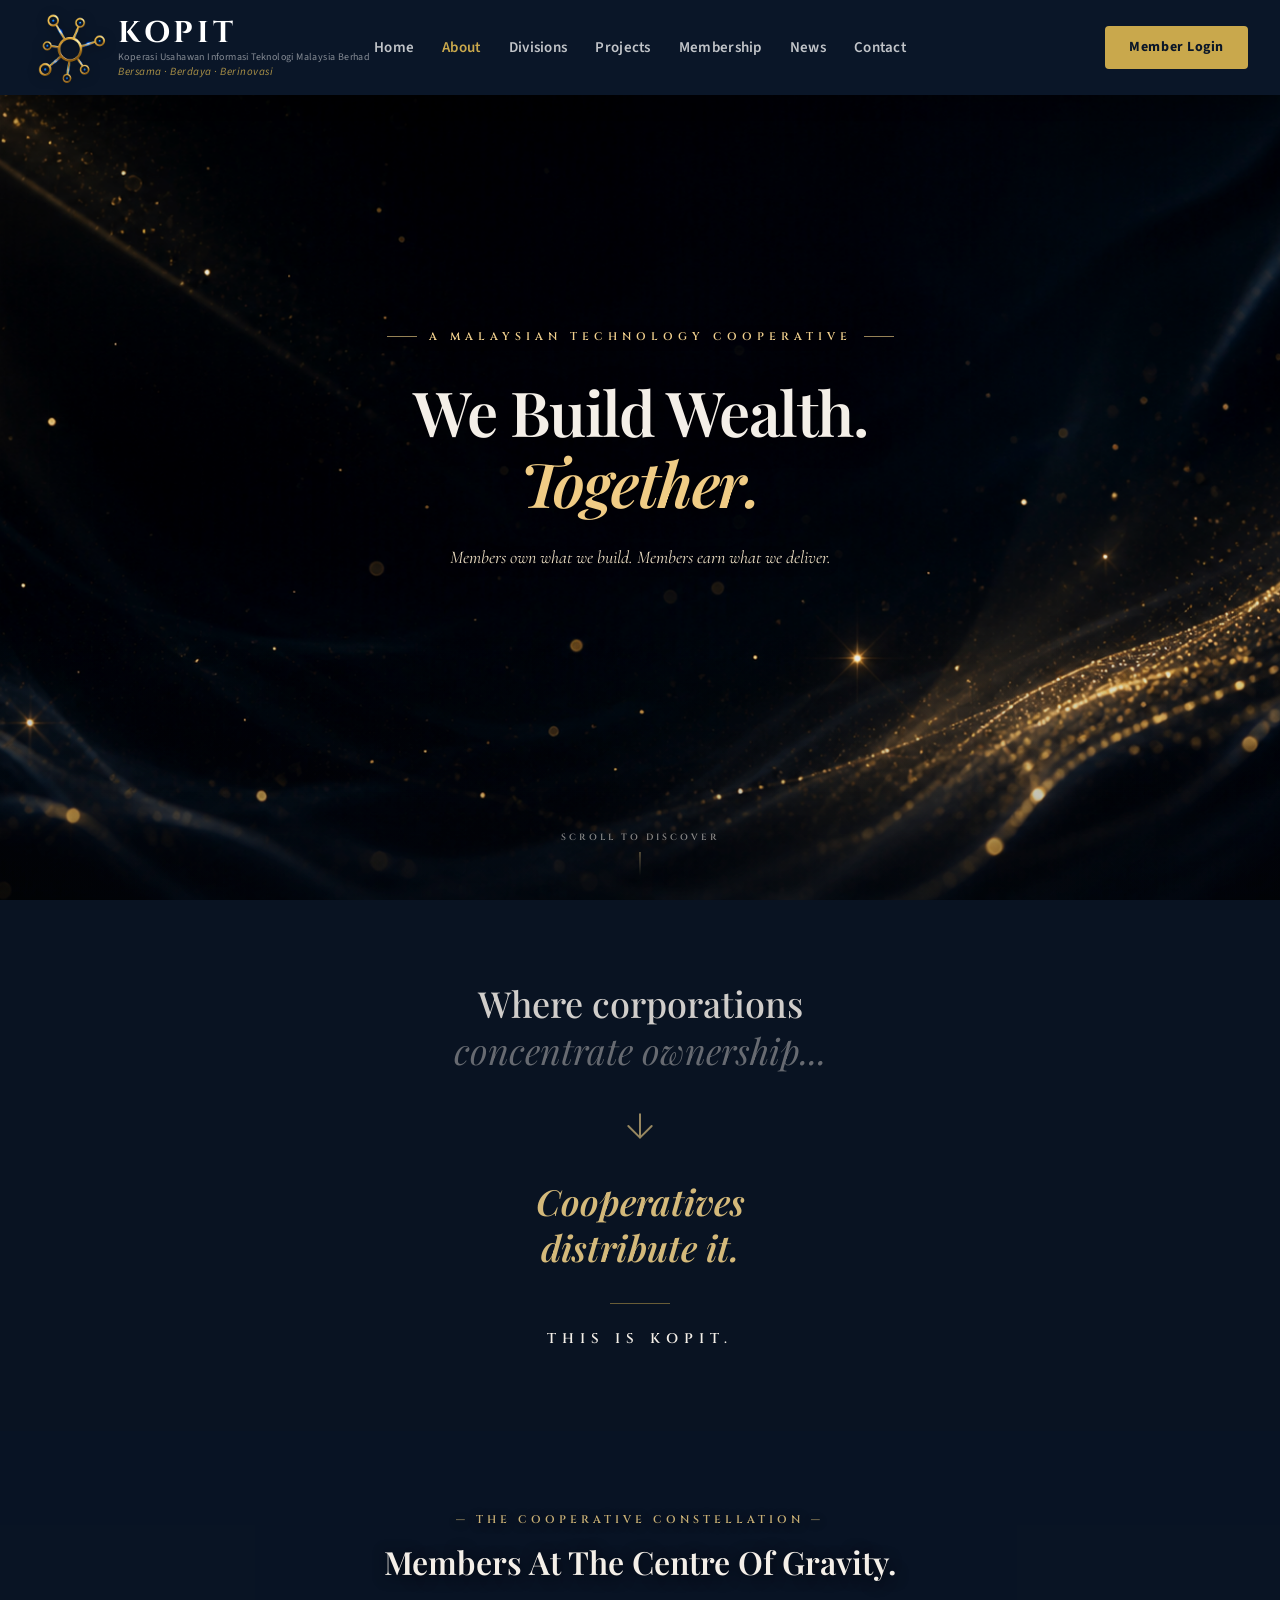
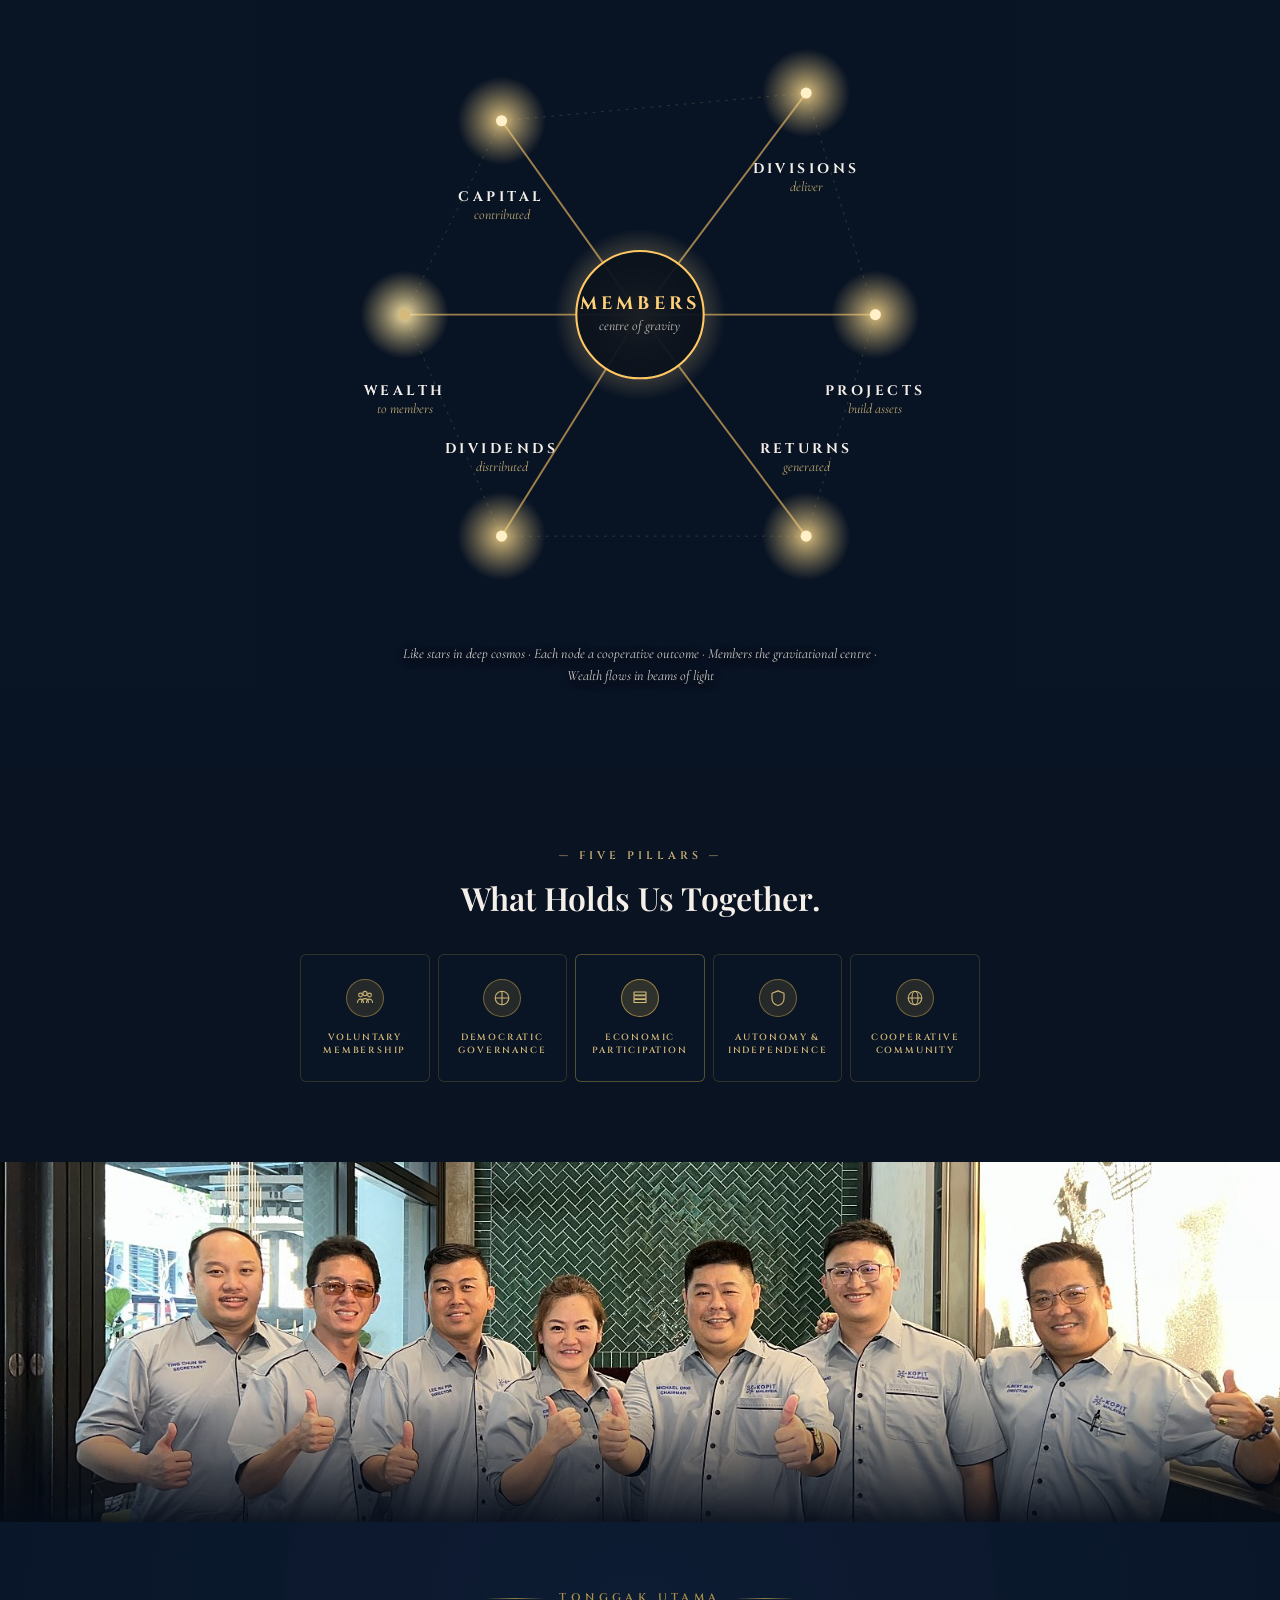
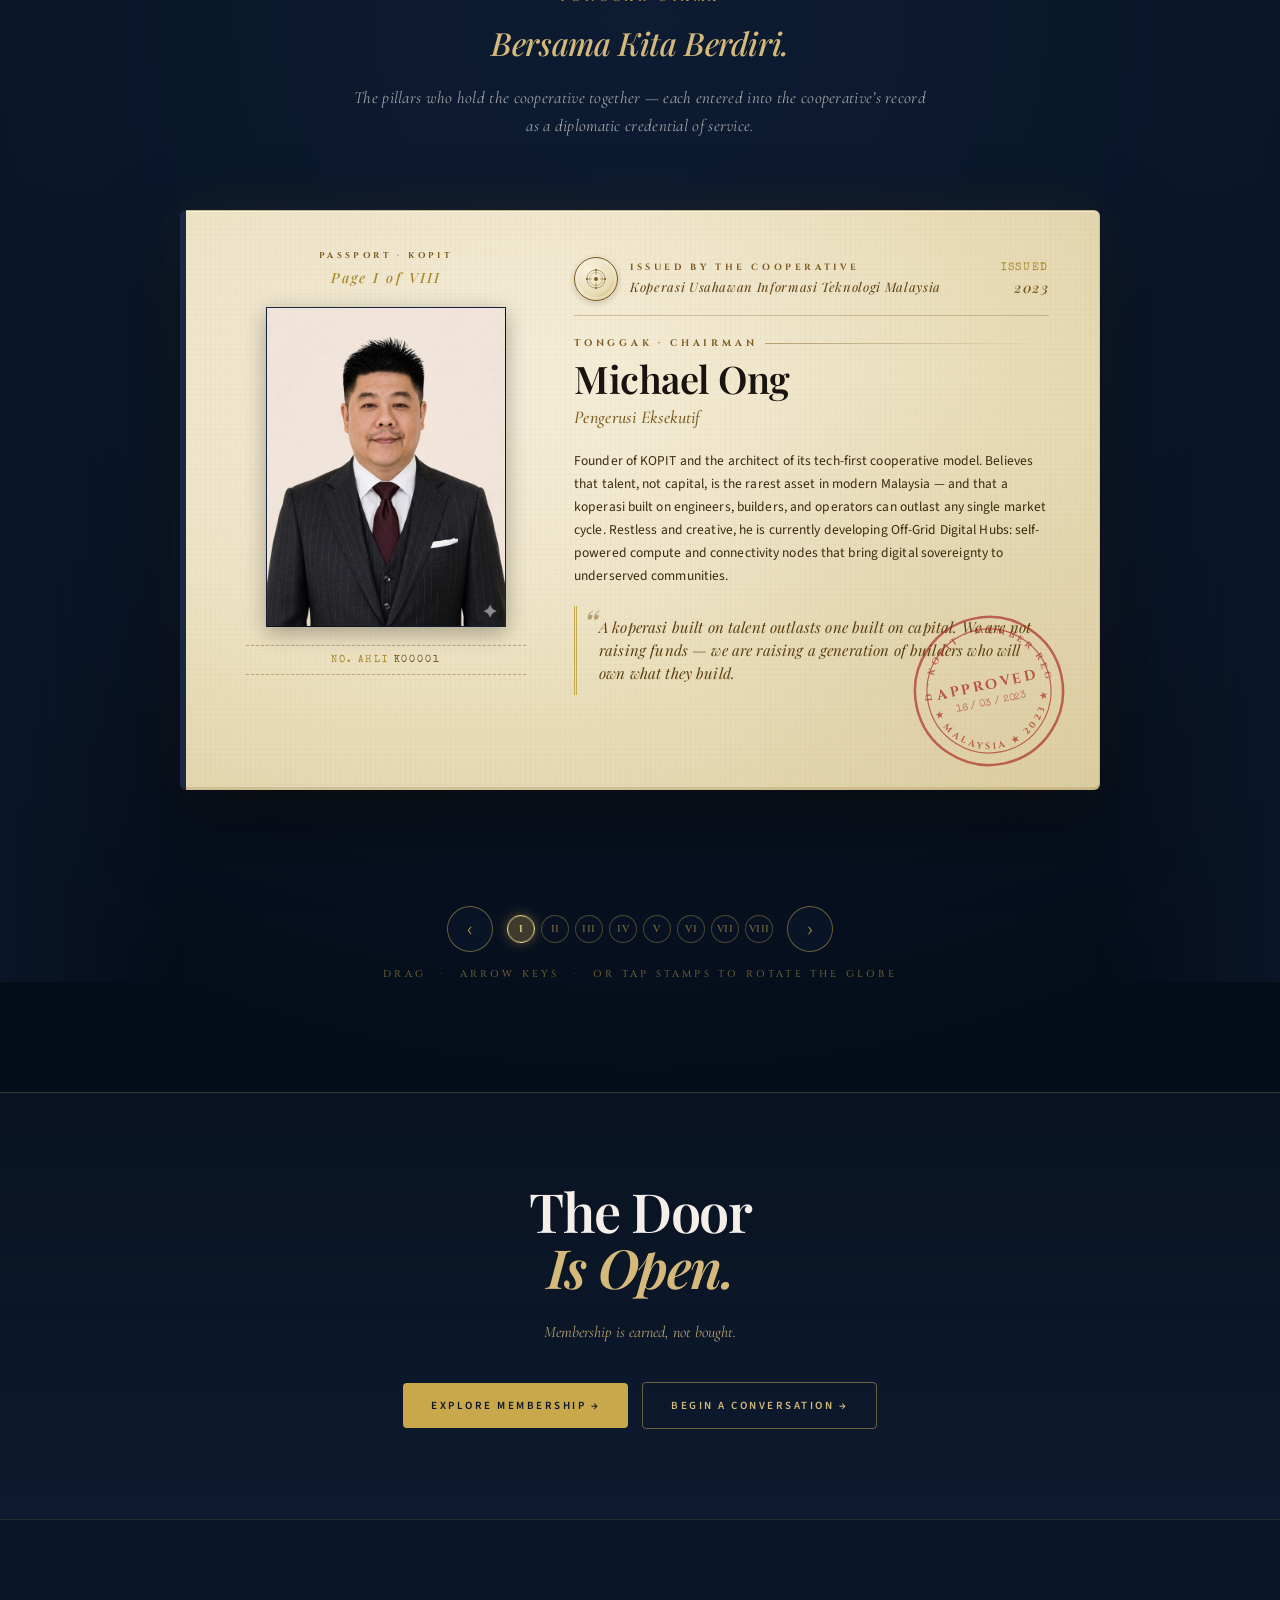
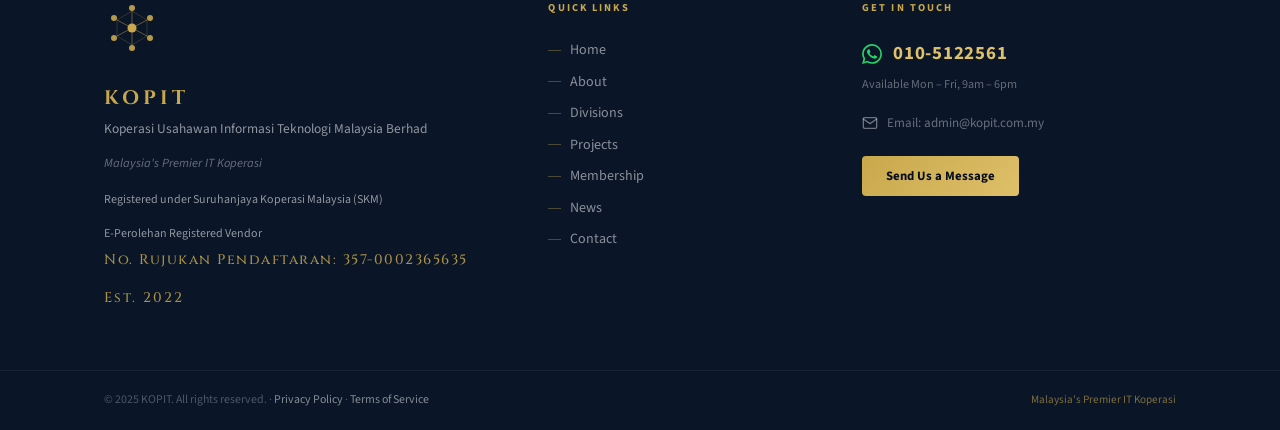
<file: about.html>
<!DOCTYPE html>
<html lang="en">
<head>
<meta charset="UTF-8">
<meta name="viewport" content="width=device-width, initial-scale=1.0">
<title>About — KOPIT · Malaysia's Premier IT Koperasi</title>
<link rel="preconnect" href="https://fonts.googleapis.com">
<link rel="preconnect" href="https://fonts.gstatic.com" crossorigin>
<link href="https://fonts.googleapis.com/css2?family=Cinzel:wght@400;500;600;700&family=Playfair+Display:ital,wght@0,400;0,500;0,600;0,700;1,400;1,500;1,600&family=Source+Sans+3:wght@300;400;500;600;700&family=Cormorant+Garamond:ital,wght@0,400;0,500;0,600;1,300;1,400;1,500&family=Special+Elite&display=swap" rel="stylesheet">
<style>
/* ═══════════════════════════════════════════
   1. RESET & BASE
═══════════════════════════════════════════ */
*,*::before,*::after{box-sizing:border-box;margin:0;padding:0}
html{scroll-behavior:smooth;font-size:16px}
body{font-family:'Source Sans 3',sans-serif;color:#F4EFE8;background:#0A1628;overflow-x:hidden;line-height:1.6;}
/* Backdrop as a viewport-fixed pseudo-element — works on iOS Safari + older mobile browsers
   where background-attachment:fixed is broken or causes the image to stretch oddly */
body::before{content:'';position:fixed;inset:0;z-index:-1;background:#0A1628 url('images/about/flywheel-cosmos.jpg') center/cover no-repeat;pointer-events:none;}
a{text-decoration:none;color:inherit;transition:all .25s ease}
ul{list-style:none}
img{max-width:100%;display:block}

/* 2. VARIABLES */
:root{
  --navy:#0A1628;
  --navy-dk:#060D1A;
  --gold:#C9A84C;
  --gold-dk:#A8862A;
  --gold-lt:#DEC06A;
  --pearl:#F4EFE8;
  --soft-gold:#D4B97A;
  --cw:1160px;
  --nav-h:95px;
}

/* 3. LAYOUT */
.wrap{max-width:var(--cw);margin:0 auto;padding:0 44px}

/* ══════════════════════════════════════════
   4. NAVBAR
══════════════════════════════════════════ */
.navbar{
  position:fixed;top:0;left:0;right:0;z-index:1000;
  height:var(--nav-h);background:var(--navy);
  box-shadow:0 2px 20px rgba(0,0,0,.35);
  display:flex;align-items:center;
  transition:height .35s ease, padding .35s ease, box-shadow .35s ease;
}
.navbar.scrolled{height:65px}
.nav-inner{
  max-width:1600px;margin:0 auto;padding:0 32px;
  display:grid;grid-template-columns:1fr auto 1fr;
  align-items:center;width:100%;
}
.nav-right{display:flex;align-items:center;justify-content:flex-end;gap:12px}
#kopitLogo{
  background:transparent;display:block;flex-shrink:0;
  width:75px;height:75px;
  transition:width .35s ease, height .35s ease;
}
.navbar.scrolled #kopitLogo{width:55px;height:55px}
#kopitLogo{position:relative;}
#kopitLogo .mark-img{width:100%;height:100%;object-fit:contain;display:block;filter:drop-shadow(0 2px 6px rgba(0,0,0,0.4));}
#kopitLogo .pulse-dot{position:absolute;left:var(--x);top:var(--y);width:14%;height:14%;border-radius:50%;background:radial-gradient(circle, rgba(180,220,255,0.95) 0%, rgba(90,158,245,0.55) 35%, rgba(90,158,245,0) 70%);transform:translate(-50%,-50%) scale(0.4);pointer-events:none;mix-blend-mode:screen;opacity:0;animation:dotPulse 3.2s ease-in-out infinite;animation-delay:var(--d);}
@keyframes dotPulse{0%,100%{opacity:0;transform:translate(-50%,-50%) scale(0.4);}50%{opacity:0.9;transform:translate(-50%,-50%) scale(1.0);}}
.logo-unit{display:flex;align-items:center;gap:11px;flex-shrink:0;cursor:pointer}
.logo-text-block{display:flex;flex-direction:column;justify-content:center}
.lt-1{
  font-family:'Cinzel','Playfair Display',serif;font-size:30px;font-weight:700;
  color:#ffffff;letter-spacing:4px;margin-bottom:2px;display:block;line-height:1;
  transition:font-size .35s ease;
}
.navbar.scrolled .lt-1{font-size:24px}
.lt-2{
  font-family:'Source Sans 3',sans-serif;font-size:10px;
  color:rgba(255,255,255,0.5);letter-spacing:.4px;white-space:nowrap;
  display:block;overflow:hidden;
  max-height:18px;opacity:1;margin-bottom:2px;line-height:1.4;
  transition:opacity .35s ease, max-height .35s ease, margin-bottom .35s ease;
}
.lt-3{
  font-family:'Source Sans 3',sans-serif;font-size:11px;font-style:italic;
  color:rgba(201,168,76,.85);letter-spacing:.5px;display:block;line-height:1;
}
.navbar.scrolled .lt-2{opacity:0;max-height:0;margin-bottom:0;overflow:hidden}
.nav-links{display:flex;align-items:center;justify-content:center;gap:24px}
.nl{
  font-family:'Source Sans 3',sans-serif;font-size:15px;font-weight:600;
  letter-spacing:.3px;color:rgba(255,255,255,.75);
  padding:4px 2px;border-radius:4px;transition:all .2s ease;
}
.nl:hover,.nl.active{color:var(--gold);background:transparent}
.lang-toggle{display:none}
.lang-btn{
  font-family:Arial,sans-serif;font-size:11px;font-weight:700;
  letter-spacing:1.5px;padding:5px 12px;border-radius:3px;
  cursor:pointer;transition:all .2s ease;border:1.5px solid var(--gold);
  background:transparent;color:var(--gold);
}
.lang-btn.active{background:var(--gold);color:var(--navy-dk)}
.lang-btn:hover:not(.active){background:rgba(201,168,76,.12)}
.nav-cta{
  font-family:'Source Sans 3',sans-serif;font-size:14px;font-weight:700;
  letter-spacing:.04em;background:var(--gold);color:var(--navy);
  border:none;padding:10px 24px;border-radius:4px;flex-shrink:0;
  transition:all .2s ease;
}
.nav-cta:hover{background:var(--gold-dk);color:var(--navy)}
.hamburger{
  display:none;flex-direction:column;gap:5px;
  background:none;border:none;cursor:pointer;padding:4px;margin-left:8px;
}
.hamburger span{
  display:block;width:22px;height:2px;
  background:var(--gold);border-radius:2px;transition:all .25s ease;
}
.hamburger.open span:nth-child(1){transform:rotate(45deg) translate(5px,5px)}
.hamburger.open span:nth-child(2){opacity:0}
.hamburger.open span:nth-child(3){transform:rotate(-45deg) translate(5px,-5px)}
.nav-links.open{right:0 !important}

/* ══════════════════════════════════════════
   5. ANIMATIONS
══════════════════════════════════════════ */
@keyframes fadeInUp {
  0% { opacity: 0; transform: translateY(20px); }
  100% { opacity: 1; transform: translateY(0); }
}
@keyframes hubPulse {
  0%, 100% { transform: scale(1); filter: drop-shadow(0 0 18px rgba(255,200,100,0.6)); }
  50% { transform: scale(1.04); filter: drop-shadow(0 0 32px rgba(255,200,100,0.95)); }
}
@keyframes nodeGlow {
  0%, 100% { opacity: 0.8; filter: drop-shadow(0 0 6px rgba(255,200,100,0.5)); }
  50% { opacity: 1; filter: drop-shadow(0 0 18px rgba(255,200,100,1)); }
}
@keyframes beamPulse {
  0%, 100% { opacity: 0.25; }
  50% { opacity: 0.85; }
}

/* ══════════════════════════════════════════
   6. SECTION 1 — HERO
══════════════════════════════════════════ */
.about-hero{
  position:relative;width:100%;
  min-height:600px;height:100vh;max-height:100vh;
  overflow:hidden;background:transparent;
}
.hero-overlay{
  position:absolute;top:0;left:0;width:100%;height:100%;
  background:
    radial-gradient(ellipse at center,transparent 0%,rgba(0,0,0,0.12) 100%),
    linear-gradient(to bottom,rgba(0,0,0,0.15) 0%,rgba(0,0,0,0) 35%,rgba(0,0,0,0) 70%,rgba(5,12,24,0.25) 100%);
  z-index:2;pointer-events:none;
}
.hero-content{
  position:relative;z-index:5;
  display:flex;flex-direction:column;align-items:center;justify-content:center;
  width:100%;height:100%;padding:0 24px;text-align:center;
}
.hero-ornament{
  display:flex;align-items:center;justify-content:center;
  margin-bottom:34px;animation:fadeInUp 1.5s ease-out 0s both;
}
.hero-ornament span.line{
  width:30px;height:1px;background:rgba(212,185,122,0.7);display:inline-block;
}
.hero-ornament span.label{
  padding:0 12px;font-family:'Cinzel',serif;font-size:11px;font-weight:600;
  letter-spacing:5px;color:rgba(255,220,150,0.95);
  text-shadow:0 2px 8px rgba(0,0,0,0.7);
}
.hero-headline-1{
  font-family:'Playfair Display',serif;font-size:62px;font-weight:600;
  color:#F4EFE8;letter-spacing:-1.5px;line-height:1.05;
  text-shadow:0 4px 24px rgba(0,0,0,0.9);
  animation:fadeInUp 1.2s ease-out 0.3s both;
}
.hero-headline-2{
  font-family:'Playfair Display',serif;font-size:62px;font-weight:600;
  color:#F0CC85;font-style:italic;letter-spacing:-1.5px;line-height:1.05;
  text-shadow:0 4px 24px rgba(0,0,0,0.9);margin-top:6px;
  animation:fadeInUp 1.2s ease-out 0.7s both;
}
.hero-tagline{
  margin-top:28px;font-family:'Cormorant Garamond',serif;font-style:italic;
  font-size:18px;color:rgba(255,240,210,0.92);
  text-shadow:0 2px 12px rgba(0,0,0,0.8);max-width:640px;
  animation:fadeInUp 1.2s ease-out 1.1s both;
}
.hero-scroll-hint{
  position:absolute;bottom:24px;left:50%;transform:translateX(-50%);
  z-index:5;display:flex;flex-direction:column;align-items:center;gap:8px;
}
.hero-scroll-hint span{
  font-family:'Cinzel',serif;font-size:9px;letter-spacing:3px;font-weight:600;
  color:rgba(244,239,232,0.55);
}
.hero-scroll-hint i{
  display:block;width:1px;height:24px;
  background:linear-gradient(to bottom,rgba(212,185,122,0.7),transparent);
}

/* ══════════════════════════════════════════
   7. SECTION 2 — STATEMENT REVEAL
══════════════════════════════════════════ */
.statement-section{padding:80px 30px;background:rgba(8,16,28,0.5);text-align:center;}
.statement-inner{max-width:600px;margin:0 auto;}
.statement-h1{
  font-family:'Playfair Display',serif;font-size:36px;font-weight:500;
  color:rgba(244,239,232,0.85);line-height:1.3;
}
.statement-h1 .dim-italic{
  display:block;color:rgba(244,239,232,0.4);font-style:italic;font-weight:400;
}
.statement-arrow{display:flex;justify-content:center;margin:32px 0;}
.statement-h2{
  font-family:'Playfair Display',serif;font-size:36px;font-weight:600;
  color:#D4B97A;font-style:italic;line-height:1.3;
}
.statement-hairline{
  width:60px;height:1px;background:rgba(201,168,76,0.5);
  margin:32px auto 24px;
}
.statement-stamp{
  font-family:'Cinzel',serif;font-size:14px;letter-spacing:6px;
  color:#F4EFE8;font-weight:600;
}

/* ══════════════════════════════════════════
   8. SECTION 3 — LIVING CONSTELLATION
══════════════════════════════════════════ */
.constellation-section{
  position:relative;padding:80px 30px;text-align:center;
}
.constellation-section::before{
  content:'';position:absolute;inset:0;
  background:rgba(5,12,24,0.25);z-index:0;
}
.constellation-inner{position:relative;z-index:1;max-width:880px;margin:0 auto;}
.const-eyebrow{
  font-family:'Cinzel',serif;font-size:11px;letter-spacing:4px;font-weight:600;
  color:rgba(212,185,122,0.95);margin-bottom:14px;
  text-shadow:0 2px 8px rgba(0,0,0,0.7);
}
.const-headline{
  font-family:'Playfair Display',serif;font-size:32px;font-weight:600;
  color:#F4EFE8;line-height:1.25;margin-bottom:28px;
  text-shadow:0 2px 14px rgba(0,0,0,0.7);
}
.const-svg-wrap{display:flex;justify-content:center;margin:0 auto;}
.const-svg{display:block;width:720px;max-width:100%;height:auto;}
.const-caption{
  font-family:'Cormorant Garamond',serif;font-style:italic;font-size:14px;
  color:rgba(244,239,232,0.85);max-width:480px;margin:24px auto 0;
  text-shadow:0 2px 10px rgba(0,0,0,0.7);line-height:1.55;
}
.hub-c{animation:hubPulse 4s ease-in-out infinite;transform-origin:center;transform-box:fill-box;}
.node-c1,.node-c2,.node-c3,.node-c4,.node-c5,.node-c6{
  animation:nodeGlow 5s ease-in-out infinite;transform-origin:center;transform-box:fill-box;
}
.node-c1{animation-delay:0s;}
.node-c2{animation-delay:0.83s;}
.node-c3{animation-delay:1.66s;}
.node-c4{animation-delay:2.5s;}
.node-c5{animation-delay:3.33s;}
.node-c6{animation-delay:4.16s;}
.beam-c1,.beam-c2,.beam-c3,.beam-c4,.beam-c5,.beam-c6{
  animation:beamPulse 3s ease-in-out infinite;
}
.beam-c1{animation-delay:0s;}
.beam-c2{animation-delay:0.4s;}
.beam-c3{animation-delay:0.8s;}
.beam-c4{animation-delay:1.2s;}
.beam-c5{animation-delay:1.6s;}
.beam-c6{animation-delay:2s;}

/* ══════════════════════════════════════════
   9. SECTION 4 — FIVE PILLARS
══════════════════════════════════════════ */
.pillars-section{padding:80px 30px;background:rgba(8,16,28,0.5);text-align:center;}
.pillars-inner{max-width:760px;margin:0 auto;}
.pillars-eyebrow{
  font-family:'Cinzel',serif;font-size:11px;letter-spacing:4px;font-weight:600;
  color:rgba(212,185,122,0.95);margin-bottom:14px;
}
.pillars-headline{
  font-family:'Playfair Display',serif;font-size:32px;font-weight:600;
  color:#F4EFE8;line-height:1.25;margin-bottom:36px;
}
.pillars-grid{
  display:grid;grid-template-columns:repeat(5,1fr);gap:8px;
  max-width:680px;margin:0 auto;
}
.pillar-card-a{
  padding:24px 10px;background:rgba(10,22,40,0.5);
  border:0.5px solid rgba(201,168,76,0.2);border-radius:6px;text-align:center;
}
.pillar-card-a.highlight{border-color:rgba(201,168,76,0.4);}
.pillar-icon-circle{
  width:38px;height:38px;border-radius:50%;
  background:rgba(201,168,76,0.15);border:0.5px solid rgba(201,168,76,0.5);
  margin:0 auto 14px;display:flex;align-items:center;justify-content:center;
}
.pillar-card-a.highlight .pillar-icon-circle{
  background:rgba(201,168,76,0.2);border-color:rgba(201,168,76,0.7);
}
.pillar-icon-circle svg{display:block;}
.pillar-card-a.highlight .pillar-icon-circle svg{stroke:rgba(212,185,122,1);}
.pillar-label-a{
  font-family:'Cinzel',serif;font-size:9px;letter-spacing:1.8px;
  color:#D4B97A;font-weight:600;line-height:1.4;
}

/* ══════════════════════════════════════════
   10. SECTION 5 — TONGGAK KOPIT (HERITAGE PASSPORT GLOBE)
══════════════════════════════════════════ */
.tonggak-sec{
  background:radial-gradient(ellipse 90% 70% at 50% 30%,rgba(15,30,55,0.75) 0%,rgba(10,22,40,0.85) 60%,rgba(5,12,24,0.92) 100%);
  padding:0 0 110px;
  position:relative;
  overflow:hidden;
}
.tonggak-banner{
  width:100%;aspect-ratio:1600/450;overflow:hidden;position:relative;margin:0 0 60px;
}
.tonggak-banner img{width:100%;height:100%;object-fit:cover;display:block;}
.tonggak-banner::after{
  content:'';position:absolute;inset:auto 0 0 0;height:35%;
  background:linear-gradient(to bottom,transparent,rgba(5,12,24,0.92));
  pointer-events:none;
}
.tonggak-header{
  text-align:center;max-width:780px;margin:0 auto 50px;
  padding:0 30px;position:relative;z-index:2;
}
.tonggak-eyebrow{display:inline-flex;align-items:center;justify-content:center;gap:14px;margin-bottom:18px;}
.tonggak-eyebrow::before,.tonggak-eyebrow::after{content:'';width:60px;height:1px;background:linear-gradient(to right,transparent,rgba(201,168,76,0.7),transparent);}
.tonggak-eyebrow span{font-family:'Cinzel',serif;font-size:11px;font-weight:600;letter-spacing:0.4em;color:rgba(201,168,76,0.85);}
.headline-top{font-family:'Playfair Display',serif;font-weight:600;color:#F4EFE8;margin:0 0 8px;line-height:1.15;letter-spacing:-0.5px;font-size:42px;}
.headline-bottom{font-family:'Playfair Display',serif;font-weight:500;color:#D4B97A;margin:0 0 22px;line-height:1.15;letter-spacing:-0.4px;font-size:32px;font-style:italic;}
.tonggak-sub{font-family:'Cormorant Garamond',serif;font-style:italic;font-size:17px;color:rgba(244,239,232,0.65);letter-spacing:0.3px;line-height:1.65;max-width:580px;margin:0 auto;}
.passport-stage{
  position:relative;max-width:1400px;margin:0 auto;padding:0 30px;
  z-index:2;perspective:2200px;perspective-origin:50% 50%;
}
.passport-viewport{
  position:relative;height:680px;
  user-select:none;-webkit-user-select:none;
  transform-style:preserve-3d;cursor:grab;
}
.passport-globe{
  position:relative;width:920px;height:580px;margin:0 auto;top:20px;
  transform-style:preserve-3d;
  transition:transform 1.1s cubic-bezier(0.45,0.05,0.25,1);
  will-change:transform;
}
.passport-card{
  position:absolute;top:0;left:0;width:920px;height:580px;
  transform-origin:center center;
  backface-visibility:hidden;-webkit-backface-visibility:hidden;
  transition:opacity 0.6s ease, filter 0.6s ease;
  background:radial-gradient(ellipse 100% 100% at 30% 30%,#F8F1DE 0%,#EFE6CB 35%,#E8DCB8 60%,#DCCCA0 100%);
  border:1px solid rgba(123,90,31,0.28);border-radius:6px;
  box-shadow:0 30px 80px rgba(0,0,0,0.55),0 0 60px rgba(201,168,76,0.10),inset 0 1px 0 rgba(255,255,255,0.4),inset 0 -2px 0 rgba(123,90,31,0.18);
  overflow:hidden;border-left:6px solid #1a2845;
}
.passport-card::before{
  content:'';position:absolute;top:0;bottom:0;left:-6px;width:6px;
  background-image:repeating-linear-gradient(to bottom,rgba(0,0,0,0.18) 0,rgba(0,0,0,0.18) 8px,rgba(255,255,255,0.06) 8px,rgba(255,255,255,0.06) 9px,rgba(0,0,0,0.25) 9px,rgba(0,0,0,0.25) 18px);
  pointer-events:none;
}
.passport-card::after{
  content:'';position:absolute;inset:0;pointer-events:none;
  background-image:radial-gradient(circle at 20% 30%,rgba(123,90,31,0.045) 0%,transparent 30%),radial-gradient(circle at 80% 70%,rgba(123,90,31,0.045) 0%,transparent 30%),repeating-linear-gradient(0deg,transparent 0,transparent 4px,rgba(123,90,31,0.025) 4px,rgba(123,90,31,0.025) 5px),repeating-linear-gradient(90deg,transparent 0,transparent 4px,rgba(123,90,31,0.025) 4px,rgba(123,90,31,0.025) 5px);
}
.passport-card[data-state="active"]{opacity:1;filter:brightness(1) saturate(1);}
.passport-card[data-state="adjacent"]{opacity:0;filter:brightness(0.6) saturate(0.7) blur(2px);}
.passport-card[data-state="far"]{opacity:0;filter:brightness(0.4) saturate(0.5) blur(4px);}
.passport-card[data-state="back"]{opacity:0;filter:none;}
.passport-globe.rotating .passport-card[data-state="adjacent"]{opacity:0.35;}
.passport-globe.rotating .passport-card[data-state="far"]{opacity:0.10;}
.card-inner{
  position:relative;z-index:3;height:100%;
  padding:38px 50px 32px 60px;
  display:grid;grid-template-columns:280px 1fr;gap:48px;align-items:start;
}
.portrait-side{position:relative;display:flex;flex-direction:column;align-items:center;}
.page-header{text-align:center;margin-bottom:18px;width:100%;}
.page-header .label{font-family:'Cinzel',serif;font-size:8.5px;font-weight:700;letter-spacing:0.4em;color:#7B5A1F;margin-bottom:4px;}
.page-header .num{font-family:'Playfair Display',Georgia,serif;font-style:italic;font-size:14px;font-weight:500;color:#A8862A;letter-spacing:0.15em;}
.photo-area{
  position:relative;width:240px;height:320px;
  background:linear-gradient(135deg,#0a1828 0%,#1a2d4a 40%,#243859 60%,#1a2845 100%);
  border:1px solid rgba(0,0,0,0.25);
  box-shadow:inset 0 0 0 4px #F8F1DE,inset 0 0 0 5px rgba(123,90,31,0.4),0 6px 20px rgba(0,0,0,0.3);
  display:flex;align-items:center;justify-content:center;overflow:hidden;
}
.photo-area::after{
  content:'';position:absolute;inset:0;
  background:repeating-linear-gradient(45deg,transparent 0,transparent 8px,rgba(201,168,76,0.04) 8px,rgba(201,168,76,0.04) 9px);
  pointer-events:none;
}
/* All 8 cards have real photos — universally hide the placeholder hatch + monogram (avoids :has() compatibility issues on older mobile browsers) */
.photo-area::after{display:none;}
.portrait-monogram{display:none;}
.photo-area img.tonggak-photo{
  position:absolute;inset:0;width:100%;height:100%;object-fit:cover;display:block;z-index:1;
}
.corner-mount{
  position:absolute;width:36px;height:36px;
  background:linear-gradient(135deg,#DCCCA0 0%,#E8DCB8 45%,#C9A84C 50%,#B89730 55%,#7B5A1F 100%);
  box-shadow:inset 0 0 0 1px rgba(123,90,31,0.25),0 2px 4px rgba(0,0,0,0.25);
}
.corner-mount.tl{top:-8px;left:-8px;clip-path:polygon(0 0,100% 0,0 100%);}
.corner-mount.tr{top:-8px;right:-8px;clip-path:polygon(0 0,100% 0,100% 100%);}
.corner-mount.bl{bottom:-8px;left:-8px;clip-path:polygon(0 0,0 100%,100% 100%);}
.corner-mount.br{bottom:-8px;right:-8px;clip-path:polygon(100% 0,100% 100%,0 100%);}
.portrait-monogram{
  font-family:'Playfair Display',Georgia,serif;font-size:104px;font-weight:500;
  color:rgba(255,228,150,0.55);letter-spacing:-3px;line-height:1;
  text-shadow:0 2px 12px rgba(255,228,150,0.2);
  position:relative;z-index:2;transition:color 0.3s ease;
}
.tier-officer .portrait-monogram{color:rgba(255,228,150,0.55);text-shadow:0 2px 12px rgba(255,228,150,0.2);}
.tier-lead .portrait-monogram{color:rgba(232,184,110,0.55);text-shadow:0 2px 12px rgba(232,184,110,0.22);}
.tier-advisor .portrait-monogram{color:rgba(212,201,154,0.55);text-shadow:0 2px 12px rgba(212,201,154,0.18);}
.id-strip{
  margin-top:18px;width:100%;text-align:center;
  border-top:1px dashed rgba(123,90,31,0.45);border-bottom:1px dashed rgba(123,90,31,0.45);
  padding:6px 0;
  font-family:'Special Elite','Courier New',monospace;
  font-size:10px;letter-spacing:0.18em;color:#5C3F10;
}
.id-strip .lt{color:#A8862A;}
.content-side{position:relative;padding-top:8px;}
.authority-bar{
  display:flex;align-items:center;gap:12px;
  padding-bottom:14px;border-bottom:1px solid rgba(123,90,31,0.3);margin-bottom:20px;
}
.authority-emblem{
  width:44px;height:44px;border-radius:50%;border:1px solid #7B5A1F;
  background:radial-gradient(circle at 35% 30%,#F8F1DE 0%,#E8DCB8 60%,#B89730 100%);
  display:flex;align-items:center;justify-content:center;flex-shrink:0;
  box-shadow:inset 0 0 0 3px rgba(248,241,222,0.5),0 2px 6px rgba(0,0,0,0.18);
}
.authority-emblem svg{width:26px;height:26px;}
.authority-text{flex:1;}
.authority-text .top{font-family:'Cinzel',serif;font-size:9px;font-weight:700;letter-spacing:0.4em;color:#7B5A1F;margin-bottom:3px;}
.authority-text .bot{font-family:'Playfair Display',Georgia,serif;font-style:italic;font-size:13px;color:#5C3F10;letter-spacing:0.05em;}
.authority-num{font-family:'Special Elite','Courier New',monospace;font-size:11px;letter-spacing:0.15em;color:#A8862A;text-align:right;line-height:1.5;}
.authority-num strong{display:block;font-family:'Playfair Display',Georgia,serif;font-style:italic;font-size:14px;font-weight:600;color:#7B5A1F;letter-spacing:0.1em;}
.role-line{font-family:'Cinzel',serif;font-size:9.5px;font-weight:700;letter-spacing:0.4em;color:#7B5A1F;margin-bottom:8px;display:flex;align-items:center;gap:8px;}
.role-line::after{content:'';flex:1;height:1px;background:linear-gradient(to right,rgba(123,90,31,0.5),transparent);}
.pillar-name{font-family:'Playfair Display',Georgia,serif;font-size:38px;font-weight:600;color:#1A1410;letter-spacing:-0.5px;line-height:1.05;margin-bottom:4px;}
.pillar-bm{font-family:'Cormorant Garamond',serif;font-style:italic;font-size:18px;font-weight:500;color:#7B5A1F;letter-spacing:0.3px;margin-bottom:18px;}
.pillar-bio{font-family:'Source Sans 3',sans-serif;font-size:13.5px;color:#3a2a10;line-height:1.7;letter-spacing:0.1px;margin-bottom:18px;max-width:480px;}
.pillar-quote{
  position:relative;padding:10px 0 10px 22px;border-left:3px double #C9A84C;
  font-family:'Playfair Display',Georgia,serif;font-style:italic;
  font-size:15px;line-height:1.55;color:#5C3F10;max-width:480px;letter-spacing:0.15px;
}
.pillar-quote::before{
  content:'\201C';font-family:'Playfair Display',Georgia,serif;font-size:38px;
  color:rgba(123,90,31,0.5);position:absolute;top:-2px;left:6px;font-style:italic;line-height:1;
}
.official-stamp{
  position:absolute;bottom:18px;right:30px;width:160px;height:160px;
  display:flex;align-items:center;justify-content:center;
  transform:rotate(-12deg);opacity:0.85;pointer-events:none;z-index:4;
}
.official-stamp svg{width:100%;height:100%;}
.official-stamp .stamp-ink{fill:none;stroke:#a82820;stroke-width:2.5;opacity:0.78;}
.official-stamp .stamp-text{font-family:'Cinzel',serif;font-size:9px;font-weight:700;letter-spacing:0.35em;fill:#a82820;opacity:0.78;}
.official-stamp .stamp-center{font-family:'Cinzel',serif;font-size:14px;font-weight:700;letter-spacing:0.2em;fill:#a82820;opacity:0.85;text-anchor:middle;}
.official-stamp .stamp-year{font-family:'Special Elite','Courier New',monospace;font-size:10px;fill:#a82820;opacity:0.7;text-anchor:middle;}
.passport-stage::before,.passport-stage::after{
  content:'';position:absolute;top:0;bottom:0;width:180px;z-index:3;pointer-events:none;
}
.passport-stage::before{left:0;background:linear-gradient(to right,rgba(10,22,40,0.95) 0%,rgba(10,22,40,0.5) 50%,transparent 100%);}
.passport-stage::after{right:0;background:linear-gradient(to left,rgba(10,22,40,0.95) 0%,rgba(10,22,40,0.5) 50%,transparent 100%);}
.passport-nav{
  display:flex;justify-content:center;align-items:center;gap:14px;
  margin-top:36px;position:relative;z-index:6;
}
.passport-arrow{
  width:46px;height:46px;border-radius:50%;
  border:1px solid rgba(201,168,76,0.5);
  background:rgba(10,22,40,0.85);
  backdrop-filter:blur(8px);-webkit-backdrop-filter:blur(8px);
  color:#C9A84C;cursor:pointer;font-size:22px;
  display:flex;align-items:center;justify-content:center;
  transition:all 0.25s ease;font-family:'Source Sans 3',sans-serif;font-weight:300;
}
.passport-arrow:hover{background:rgba(201,168,76,0.18);border-color:rgba(201,168,76,0.85);color:#FFE89A;}
.stamp-pagination{display:flex;align-items:center;gap:6px;}
.stamp-page{
  cursor:pointer;width:28px;height:28px;
  border:1px solid rgba(201,168,76,0.35);border-radius:50%;
  background:rgba(10,22,40,0.4);color:rgba(201,168,76,0.55);
  font-family:'Cinzel',serif;font-size:10px;font-weight:600;letter-spacing:0.05em;
  display:flex;align-items:center;justify-content:center;
  transition:all 0.25s ease;padding:0;
}
.stamp-page:hover{border-color:rgba(201,168,76,0.7);color:rgba(255,232,154,0.85);transform:rotate(-3deg);}
.stamp-page.active{
  background:rgba(201,168,76,0.28);border-color:#FFE89A;color:#FFE89A;
  transform:rotate(-3deg);box-shadow:0 0 12px rgba(201,168,76,0.4);
}
.passport-meta{
  text-align:center;margin-top:14px;
  font-family:'Cinzel',serif;font-size:10px;font-weight:500;letter-spacing:0.32em;
  color:rgba(201,168,76,0.5);text-transform:uppercase;
}
.passport-meta .sep{color:rgba(201,168,76,0.3);margin:0 8px;}
@media (max-width:1000px){
  .passport-stage{perspective:1500px;}
  .passport-globe{width:760px;height:560px;}
  .passport-card{width:760px;height:560px;}
  .card-inner{padding:30px 36px 28px 46px;}
  .photo-area{width:220px;height:293px;}
}
@media (max-width:780px){
  /* Switch from absolute-positioned 3D carousel to a clean vertical stack.
     `!important` is required on .passport-globe transform/transition to win
     against the JS that writes `globe.style.transform = translateX(...)` inline. */
  .passport-stage{perspective:none;padding:30px 0;}
  .passport-viewport{height:auto;overflow:visible;transform-style:flat;cursor:default;}
  .passport-globe{
    width:100%;height:auto;top:0;
    transform:none !important;transition:none !important;
    transform-style:flat;
    display:flex;flex-direction:column;gap:22px;
  }
  .passport-card{
    position:relative;top:auto;left:auto;
    width:100%;height:auto;min-height:auto;
    backface-visibility:visible;-webkit-backface-visibility:visible;
    /* Override JS-set inline `transform: translateX(N*100%)` that pushes cards 1-7 off-screen */
    transform:none !important;
  }
  /* Force every card visible regardless of data-state */
  .passport-card[data-state="active"],
  .passport-card[data-state="adjacent"],
  .passport-card[data-state="far"],
  .passport-card[data-state="back"]{opacity:1 !important;filter:none !important;}
  .passport-globe.rotating .passport-card[data-state="adjacent"],
  .passport-globe.rotating .passport-card[data-state="far"]{opacity:1 !important;}

  /* Trim long bios on mobile — first 2 lines visible, rest clipped with ellipsis.
     Members can still tap the card to read the full bio if we add that later. */
  .pillar-bio{
    display:-webkit-box;-webkit-line-clamp:4;-webkit-box-orient:vertical;
    overflow:hidden;text-overflow:ellipsis;font-size:13px;line-height:1.55;
  }
  .pillar-quote{font-size:12.5px;line-height:1.5;}

  .card-inner{grid-template-columns:1fr;gap:20px;padding:24px 22px;}
  .photo-area{width:170px;height:227px;margin:0 auto;}
  .pillar-name{font-size:26px;}
  .headline-top{font-size:28px;}
  .headline-bottom{font-size:22px;}

  /* Hide decorative chrome on mobile for cleaner, more compact cards */
  .page-header{display:none;}
  .official-stamp{display:none;}
  .corner-mount{display:none;}
  .passport-stage::before,.passport-stage::after{display:none;}

  /* Carousel controls don't make sense in a vertical list — hide them */
  .passport-nav{display:none;}
  .passport-meta{display:none;}
}

/* ══════════════════════════════════════════
   11. SECTION 6 — FINAL CTA
══════════════════════════════════════════ */
.cta-section{
  padding:90px 30px;text-align:center;
  background:linear-gradient(180deg,rgba(8,16,28,0.5) 0%,rgba(15,28,50,0.7) 100%);
  border-top:0.5px solid rgba(201,168,76,0.2);
}
.cta-h1{
  font-family:'Playfair Display',serif;font-size:54px;font-weight:600;
  color:#F4EFE8;letter-spacing:-1.5px;line-height:1.05;
}
.cta-h2{
  font-family:'Playfair Display',serif;font-size:54px;font-weight:600;
  color:#D4B97A;font-style:italic;letter-spacing:-1.5px;line-height:1.05;
}
.cta-sub{
  font-family:'Cormorant Garamond',serif;font-style:italic;font-size:16px;
  color:rgba(212,185,122,0.85);margin:24px 0 36px;
}
.cta-buttons{
  display:flex;justify-content:center;align-items:center;gap:14px;flex-wrap:wrap;
}
.cta-btn-primary{
  display:inline-block;background:#C9A84C;color:#0A1628;
  padding:14px 28px;font-family:'Source Sans 3',sans-serif;font-size:11px;
  font-weight:600;letter-spacing:2.5px;text-transform:uppercase;
  border-radius:4px;text-decoration:none;transition:background .2s ease;
}
.cta-btn-primary:hover{background:#D4B97A;color:#0A1628;}
.cta-btn-secondary{
  display:inline-block;background:transparent;color:#D4B97A;
  padding:14px 28px;border:0.5px solid rgba(201,168,76,0.5);
  border-radius:4px;font-family:'Source Sans 3',sans-serif;font-size:11px;
  font-weight:600;letter-spacing:2.5px;text-transform:uppercase;
  text-decoration:none;transition:background .2s ease, border-color .2s ease;
}
.cta-btn-secondary:hover{background:rgba(201,168,76,0.1);border-color:rgba(201,168,76,0.85);}

/* ══════════════════════════════════════════
   13. FOOTER
══════════════════════════════════════════ */
.footer{background:var(--navy);border-top:1px solid rgba(201,168,76,.14)}
.footer-main{padding:80px 0 60px}
.footer-grid{display:grid;grid-template-columns:1.5fr 1fr 1.2fr;gap:52px;}
.f-svg-wrap{margin-bottom:18px}
.f-logo-name{
  font-family:'Cinzel',serif;font-size:1.22rem;letter-spacing:4px;
  font-weight:700;color:var(--gold);margin-bottom:4px;
}
.f-tagline{
  font-family:'Source Sans 3',sans-serif;font-size:.84rem;
  color:rgba(255,255,255,.55);line-height:1.6;margin-bottom:14px;
}
.f-premier{
  font-family:'Source Sans 3',sans-serif;font-size:.78rem;font-style:italic;
  color:rgba(255,255,255,.38);margin-bottom:14px;
}
.f-head{
  font-family:'Source Sans 3',sans-serif;font-size:.66rem;font-weight:700;
  letter-spacing:.2em;text-transform:uppercase;
  color:var(--gold);margin-bottom:22px;
}
.f-nav-list{display:flex;flex-direction:column;gap:9px}
.f-nav-list li a{
  display:flex;align-items:center;gap:9px;
  font-family:'Source Sans 3',sans-serif;font-size:.88rem;
  color:rgba(255,255,255,.52);transition:all .2s ease;
}
.f-nav-list li a::before{
  content:'';width:13px;height:1px;background:var(--gold);
  opacity:.35;flex-shrink:0;transition:all .2s ease;
}
.f-nav-list li a:hover{color:var(--gold-lt);padding-left:5px}
.f-nav-list li a:hover::before{width:18px;opacity:1}
.f-wa{
  display:inline-flex;align-items:center;gap:11px;
  font-family:'Source Sans 3',sans-serif;font-size:1.18rem;
  font-weight:700;color:var(--gold-lt);letter-spacing:.04em;
  margin-bottom:6px;transition:all .2s ease;
}
.f-wa:hover{color:#EDD47E}
.f-hours{font-family:'Source Sans 3',sans-serif;font-size:.76rem;color:rgba(255,255,255,.36);margin-bottom:18px}
.f-email{
  display:flex;align-items:center;gap:9px;
  font-family:'Source Sans 3',sans-serif;font-size:.86rem;
  color:rgba(255,255,255,.48);margin-bottom:22px;
}
.f-contact-btn{
  display:inline-block;font-family:'Source Sans 3',sans-serif;font-size:.8rem;
  font-weight:700;color:var(--navy-dk);
  background:linear-gradient(135deg,var(--gold),var(--gold-lt));
  padding:10px 24px;border-radius:4px;transition:all .2s ease;
}
.f-contact-btn:hover{transform:translateY(-1px);box-shadow:0 5px 20px rgba(201,168,76,.35)}
.footer-bar{border-top:1px solid rgba(255,255,255,.055);padding:20px 0}
.footer-bar-inner{
  display:flex;align-items:center;justify-content:space-between;
  gap:16px;flex-wrap:wrap;
}
.footer-bar-inner p{
  font-family:'Source Sans 3',sans-serif;font-size:.74rem;color:rgba(255,255,255,.28);
}
.bar-r{font-size:.7rem !important;color:rgba(201,168,76,.6) !important;white-space:nowrap}
.bar-legal{color:rgba(255,255,255,.5);text-decoration:none;transition:color .2s ease;}
.bar-legal:hover{color:#C9A84C;}

/* ══════════════════════════════════════════
   14. RESPONSIVE
══════════════════════════════════════════ */
@media(max-width:1024px){
  .nl{padding:6px 9px;font-size:.76rem}
}
@media(max-width:768px){
  :root{--nav-h:72px}
  .wrap{padding:0 22px}
  .hamburger{display:flex}
  .nav-cta{display:none}
  .nav-links{
    position:fixed;top:0;right:-100%;width:268px;height:100vh;
    background:var(--navy-dk);flex-direction:column;align-items:flex-start;
    padding:80px 26px 36px;gap:3px;
    border-left:1px solid rgba(201,168,76,.14);
    transition:right .38s ease;z-index:999;
    box-shadow:-18px 0 55px rgba(0,0,0,.38);
  }
  .nav-links.open{right:0}
  .nl{font-size:.92rem;padding:11px 14px;width:100%}
  .footer-grid{grid-template-columns:1fr;gap:36px}
  .footer-bar-inner{flex-direction:column;align-items:flex-start;gap:5px}
  .footer-main{padding:56px 0 44px}
  .lt-2{display:none}
}
/* ─── Mobile simplification: simpler, more compact, easier to read ─── */
@media(max-width:900px){
  /* HERO — let it flow naturally instead of locking 100vh (avoids URL-bar jumps) */
  .about-hero{height:auto;min-height:auto;max-height:none;padding:120px 22px 60px;}
  .hero-headline-1,.hero-headline-2{font-size:42px;line-height:1.05;}
  .hero-tagline{font-size:15px;margin-top:18px;}
  .hero-ornament{margin-bottom:18px;}
  .hero-ornament .line{width:32px;}
  .hero-ornament .label{font-size:10px;letter-spacing:2px;}
  .hero-scroll-hint{display:none;}

  /* STATEMENT */
  .statement-section{padding:60px 22px;}
  .statement-inner{max-width:100%;}
  .statement-h1,.statement-h2{font-size:28px;line-height:1.2;}
  .statement-stamp{font-size:13px;letter-spacing:3px;}

  /* CONSTELLATION */
  .constellation-section{padding:60px 22px;}
  .const-eyebrow{font-size:10px;letter-spacing:2.5px;margin-bottom:14px;}
  .const-headline{font-size:26px;line-height:1.2;}
  .const-svg-wrap{margin-top:30px;}

  /* PILLARS — 2-col grid, last (5th) card centered */
  .pillars-section{padding:60px 22px;}
  .pillars-headline,.worlds-headline{font-size:26px;line-height:1.2;}
  .pillars-grid{grid-template-columns:1fr 1fr;gap:14px;max-width:520px;margin:30px auto 0;}
  .pillar-card-a{grid-column:auto;padding:22px 14px;}
  .pillar-card-a:nth-child(5){grid-column:1 / -1;max-width:240px;margin:0 auto;}
  .pillar-label-a{font-size:10px;letter-spacing:1.6px;}
  .worlds-grid{grid-template-columns:1fr;}

  /* CTA */
  .cta-section{padding:60px 22px;}
  .cta-h1,.cta-h2{font-size:38px;line-height:1.1;}
  .cta-buttons{flex-direction:column;gap:12px;align-items:stretch;margin-top:30px;}
  .cta-btn-primary,.cta-btn-secondary{width:100%;justify-content:center;}
}

@media(max-width:480px){
  .about-hero{padding:110px 18px 50px;}
  .hero-headline-1,.hero-headline-2{font-size:34px;}
  .hero-tagline{font-size:14px;}
  .statement-section,.constellation-section,.pillars-section,.cta-section{padding:50px 18px;}
  .statement-h1,.statement-h2{font-size:24px;}
  .const-headline{font-size:22px;}
  .pillars-headline,.worlds-headline{font-size:22px;}
  .pillars-grid{grid-template-columns:1fr;max-width:300px;}
  .pillar-card-a:nth-child(5){max-width:none;}
  .cta-h1,.cta-h2{font-size:30px;}
}
</style>
</head>
<body>

<!-- ══════════════════════════════════════
     NAVBAR
══════════════════════════════════════ -->
<nav class="navbar">
  <div class="nav-inner">
    <a href="index.html" aria-label="KOPIT Home">
      <div class="logo-unit">
        <div id="kopitLogo" aria-label="KOPIT mark">
          <img class="mark-img" src="images/logo/mark-2026.png" alt="">
          <span class="pulse-dot" style="--x:28%;--y:14%;--d:0s"></span>
          <span class="pulse-dot" style="--x:64%;--y:17%;--d:0.45s"></span>
          <span class="pulse-dot" style="--x:90%;--y:41%;--d:0.9s"></span>
          <span class="pulse-dot" style="--x:70%;--y:79%;--d:1.35s"></span>
          <span class="pulse-dot" style="--x:46%;--y:91%;--d:1.8s"></span>
          <span class="pulse-dot" style="--x:18%;--y:79%;--d:2.25s"></span>
          <span class="pulse-dot" style="--x:20%;--y:48%;--d:2.7s"></span>
        </div>
        <div class="logo-text-block">
          <span class="lt-1">KOPIT</span>
          <span class="lt-2">Koperasi Usahawan Informasi Teknologi Malaysia Berhad</span>
          <span class="lt-3">Bersama &middot; Berdaya &middot; Berinovasi</span>
        </div>
      </div>
    </a>
    <ul class="nav-links" id="navLinks">
      <li><a href="index.html"      class="nl"        data-en="Home"       data-bm="Utama">Home</a></li>
      <li><a href="about.html"      class="nl active" data-en="About"      data-bm="Tentang">About</a></li>
      <li><a href="divisions.html"  class="nl"        data-en="Divisions"  data-bm="Bahagian">Divisions</a></li>
      <li><a href="projects.html"   class="nl"        data-en="Projects"   data-bm="Projek">Projects</a></li>
      <li><a href="membership.html" class="nl"        data-en="Membership" data-bm="Keahlian">Membership</a></li>
      <li><a href="news.html"       class="nl"        data-en="News"       data-bm="Berita">News</a></li>
      <li><a href="contact.html"    class="nl"        data-en="Contact"    data-bm="Hubungi">Contact</a></li>
    </ul>
    <div class="nav-right">
      <div class="lang-toggle">
        <button class="lang-btn active" id="btnEN" onclick="setLang('en')">EN</button>
        <button class="lang-btn"        id="btnBM" onclick="setLang('bm')">BM</button>
      </div>
      <button class="hamburger" id="hamburger" aria-label="Toggle menu">
        <span></span><span></span><span></span>
      </button>
      <a href="membership.html#member-login" class="nav-cta"
         data-en="Member Login" data-bm="Log Masuk Ahli">Member Login</a>
    </div>
  </div>
</nav>

<!-- ══════════════════════════════════════
     SECTION 1 — HERO
══════════════════════════════════════ -->
<section class="about-hero">
  <div class="hero-overlay"></div>
  <div class="hero-content">
    <div class="hero-ornament">
      <span class="line"></span>
      <span class="label">A MALAYSIAN TECHNOLOGY COOPERATIVE</span>
      <span class="line"></span>
    </div>
    <div class="hero-headline-1">We Build Wealth.</div>
    <div class="hero-headline-2">Together.</div>
    <p class="hero-tagline">Members own what we build. Members earn what we deliver.</p>
  </div>
  <div class="hero-scroll-hint">
    <span>SCROLL TO DISCOVER</span>
    <i></i>
  </div>
</section>

<!-- ══════════════════════════════════════
     SECTION 2 — STATEMENT REVEAL
══════════════════════════════════════ -->
<section class="statement-section">
  <div class="statement-inner">
    <h2 class="statement-h1">
      Where corporations
      <span class="dim-italic">concentrate ownership...</span>
    </h2>
    <div class="statement-arrow">
      <svg width="40" height="40" viewBox="0 0 24 24" fill="none" stroke="rgba(212,185,122,0.7)" stroke-width="1.2" stroke-linecap="round" stroke-linejoin="round">
        <path d="M12 5v14M19 12l-7 7-7-7"/>
      </svg>
    </div>
    <h2 class="statement-h2">
      Cooperatives<br>distribute it.
    </h2>
    <div class="statement-hairline"></div>
    <div class="statement-stamp">THIS IS KOPIT.</div>
  </div>
</section>

<!-- ══════════════════════════════════════
     SECTION 3 — LIVING CONSTELLATION
══════════════════════════════════════ -->
<section class="constellation-section">
  <div class="constellation-inner">
    <div class="const-eyebrow">— THE COOPERATIVE CONSTELLATION —</div>
    <h2 class="const-headline">Members At The Centre Of Gravity.</h2>

    <div class="const-svg-wrap">
      <svg class="const-svg" viewBox="0 0 520 440" xmlns="http://www.w3.org/2000/svg" aria-labelledby="const-title">
        <title id="const-title">Cooperative Constellation: Members at the gravitational centre</title>
        <defs>
          <radialGradient id="hub-glow" cx="50%" cy="50%" r="50%">
            <stop offset="0%" stop-color="rgba(255,220,140,0.95)"/>
            <stop offset="40%" stop-color="rgba(212,185,122,0.5)"/>
            <stop offset="100%" stop-color="rgba(212,185,122,0)"/>
          </radialGradient>
          <radialGradient id="node-glow" cx="50%" cy="50%" r="50%">
            <stop offset="0%" stop-color="rgba(255,220,140,0.85)"/>
            <stop offset="100%" stop-color="rgba(212,185,122,0)"/>
          </radialGradient>
          <radialGradient id="node-glow-bright" cx="50%" cy="50%" r="50%">
            <stop offset="0%" stop-color="rgba(255,235,170,0.95)"/>
            <stop offset="100%" stop-color="rgba(212,185,122,0)"/>
          </radialGradient>
        </defs>

        <!-- HEXAGON OUTLINE (static dashed connector ring) -->
        <line x1="160" y1="80"  x2="380" y2="60"  stroke="rgba(212,185,122,0.5)" stroke-width="0.6" stroke-dasharray="2,4" opacity="0.5"/>
        <line x1="380" y1="60"  x2="430" y2="220" stroke="rgba(212,185,122,0.5)" stroke-width="0.6" stroke-dasharray="2,4" opacity="0.5"/>
        <line x1="430" y1="220" x2="380" y2="380" stroke="rgba(212,185,122,0.5)" stroke-width="0.6" stroke-dasharray="2,4" opacity="0.5"/>
        <line x1="380" y1="380" x2="160" y2="380" stroke="rgba(212,185,122,0.5)" stroke-width="0.6" stroke-dasharray="2,4" opacity="0.5"/>
        <line x1="160" y1="380" x2="90"  y2="220" stroke="rgba(212,185,122,0.5)" stroke-width="0.6" stroke-dasharray="2,4" opacity="0.5"/>
        <line x1="90"  y1="220" x2="160" y2="80"  stroke="rgba(212,185,122,0.5)" stroke-width="0.6" stroke-dasharray="2,4" opacity="0.5"/>

        <!-- BEAMS (each wrapped in <g> with class for opacity animation) -->
        <g class="beam-c1"><line x1="260" y1="220" x2="160" y2="80"  stroke="rgba(255,200,100,0.6)" stroke-width="1.4" stroke-linecap="round"/></g>
        <g class="beam-c2"><line x1="260" y1="220" x2="380" y2="60"  stroke="rgba(255,200,100,0.6)" stroke-width="1.4" stroke-linecap="round"/></g>
        <g class="beam-c3"><line x1="260" y1="220" x2="430" y2="220" stroke="rgba(255,200,100,0.6)" stroke-width="1.4" stroke-linecap="round"/></g>
        <g class="beam-c4"><line x1="260" y1="220" x2="380" y2="380" stroke="rgba(255,200,100,0.6)" stroke-width="1.4" stroke-linecap="round"/></g>
        <g class="beam-c5"><line x1="260" y1="220" x2="160" y2="380" stroke="rgba(255,200,100,0.6)" stroke-width="1.4" stroke-linecap="round"/></g>
        <g class="beam-c6"><line x1="260" y1="220" x2="90"  y2="220" stroke="rgba(255,200,100,0.6)" stroke-width="1.4" stroke-linecap="round"/></g>

        <!-- NODE 1 — CAPITAL (top-left) -->
        <g class="node-c1">
          <circle cx="160" cy="80" r="32" fill="url(#node-glow)"/>
          <circle cx="160" cy="80" r="4" fill="rgba(255,240,200,1)"/>
        </g>
        <text x="160" y="138" text-anchor="middle" font-family="Cinzel,serif" font-size="10" font-weight="700" fill="#F4EFE8" letter-spacing="2.5">CAPITAL</text>
        <text x="160" y="151" text-anchor="middle" font-family="Cormorant Garamond,serif" font-style="italic" font-size="10" fill="rgba(212,185,122,0.9)">contributed</text>

        <!-- NODE 2 — DIVISIONS (top-right) -->
        <g class="node-c2">
          <circle cx="380" cy="60" r="32" fill="url(#node-glow)"/>
          <circle cx="380" cy="60" r="4" fill="rgba(255,240,200,1)"/>
        </g>
        <text x="380" y="118" text-anchor="middle" font-family="Cinzel,serif" font-size="10" font-weight="700" fill="#F4EFE8" letter-spacing="2.5">DIVISIONS</text>
        <text x="380" y="131" text-anchor="middle" font-family="Cormorant Garamond,serif" font-style="italic" font-size="10" fill="rgba(212,185,122,0.9)">deliver</text>

        <!-- NODE 3 — PROJECTS (right) -->
        <g class="node-c3">
          <circle cx="430" cy="220" r="32" fill="url(#node-glow)"/>
          <circle cx="430" cy="220" r="4" fill="rgba(255,240,200,1)"/>
        </g>
        <text x="430" y="278" text-anchor="middle" font-family="Cinzel,serif" font-size="10" font-weight="700" fill="#F4EFE8" letter-spacing="2.5">PROJECTS</text>
        <text x="430" y="291" text-anchor="middle" font-family="Cormorant Garamond,serif" font-style="italic" font-size="10" fill="rgba(212,185,122,0.9)">build assets</text>

        <!-- NODE 4 — RETURNS (bottom-right) -->
        <g class="node-c4">
          <circle cx="380" cy="380" r="32" fill="url(#node-glow)"/>
          <circle cx="380" cy="380" r="4" fill="rgba(255,240,200,1)"/>
        </g>
        <text x="380" y="320" text-anchor="middle" font-family="Cinzel,serif" font-size="10" font-weight="700" fill="#F4EFE8" letter-spacing="2.5">RETURNS</text>
        <text x="380" y="333" text-anchor="middle" font-family="Cormorant Garamond,serif" font-style="italic" font-size="10" fill="rgba(212,185,122,0.9)">generated</text>

        <!-- NODE 5 — DIVIDENDS (bottom-left) -->
        <g class="node-c5">
          <circle cx="160" cy="380" r="32" fill="url(#node-glow)"/>
          <circle cx="160" cy="380" r="4" fill="rgba(255,240,200,1)"/>
        </g>
        <text x="160" y="320" text-anchor="middle" font-family="Cinzel,serif" font-size="10" font-weight="700" fill="#F4EFE8" letter-spacing="2.5">DIVIDENDS</text>
        <text x="160" y="333" text-anchor="middle" font-family="Cormorant Garamond,serif" font-style="italic" font-size="10" fill="rgba(212,185,122,0.9)">distributed</text>

        <!-- NODE 6 — WEALTH (left, brighter gold) -->
        <g class="node-c6">
          <circle cx="90" cy="220" r="32" fill="url(#node-glow-bright)"/>
          <circle cx="90" cy="220" r="4" fill="#D4B97A"/>
        </g>
        <text x="90" y="278" text-anchor="middle" font-family="Cinzel,serif" font-size="10" font-weight="700" fill="#F4EFE8" letter-spacing="2.5">WEALTH</text>
        <text x="90" y="291" text-anchor="middle" font-family="Cormorant Garamond,serif" font-style="italic" font-size="10" fill="rgba(212,185,122,0.9)">to members</text>

        <!-- CENTER HUB — MEMBERS (rendered last so it sits on top) -->
        <g class="hub-c">
          <circle cx="260" cy="220" r="62" fill="url(#hub-glow)"/>
          <circle cx="260" cy="220" r="46" fill="rgba(8,16,28,0.92)" stroke="rgba(255,200,100,1)" stroke-width="1.5"/>
          <text x="260" y="216" text-anchor="middle" font-family="Cinzel,serif" font-size="13" font-weight="700" fill="#FFD27A" letter-spacing="3">MEMBERS</text>
          <text x="260" y="231" text-anchor="middle" font-family="Cormorant Garamond,serif" font-style="italic" font-size="10" fill="rgba(244,239,232,0.8)">centre of gravity</text>
        </g>
      </svg>
    </div>

    <p class="const-caption">Like stars in deep cosmos · Each node a cooperative outcome · Members the gravitational centre · Wealth flows in beams of light</p>
  </div>
</section>

<!-- ══════════════════════════════════════
     SECTION 4 — FIVE PILLARS
══════════════════════════════════════ -->
<section class="pillars-section">
  <div class="pillars-inner">
    <div class="pillars-eyebrow">— FIVE PILLARS —</div>
    <h2 class="pillars-headline">What Holds Us Together.</h2>

    <div class="pillars-grid">
      <!-- 1. VOLUNTARY MEMBERSHIP — three person silhouettes -->
      <div class="pillar-card-a">
        <div class="pillar-icon-circle">
          <svg width="18" height="18" viewBox="0 0 24 24" fill="none" stroke="rgba(212,185,122,0.95)" stroke-width="1.5" stroke-linecap="round" stroke-linejoin="round">
            <circle cx="6" cy="8" r="2.5"/><path d="M2 18c0-2.5 2-4.5 4-4.5s4 2 4 4.5"/>
            <circle cx="12" cy="6" r="2.8"/><path d="M7.5 18c0-3 2-5.2 4.5-5.2s4.5 2.2 4.5 5.2"/>
            <circle cx="18" cy="8" r="2.5"/><path d="M14 18c0-2.5 2-4.5 4-4.5s4 2 4 4.5"/>
          </svg>
        </div>
        <div class="pillar-label-a">VOLUNTARY<br>MEMBERSHIP</div>
      </div>

      <!-- 2. DEMOCRATIC GOVERNANCE — circle in 4 quadrants -->
      <div class="pillar-card-a">
        <div class="pillar-icon-circle">
          <svg width="18" height="18" viewBox="0 0 24 24" fill="none" stroke="rgba(212,185,122,0.95)" stroke-width="1.5" stroke-linecap="round" stroke-linejoin="round">
            <circle cx="12" cy="12" r="9"/>
            <line x1="3" y1="12" x2="21" y2="12"/>
            <line x1="12" y1="3" x2="12" y2="21"/>
          </svg>
        </div>
        <div class="pillar-label-a">DEMOCRATIC<br>GOVERNANCE</div>
      </div>

      <!-- 3. ECONOMIC PARTICIPATION — stacked layers (HIGHLIGHTED) -->
      <div class="pillar-card-a highlight">
        <div class="pillar-icon-circle">
          <svg width="18" height="18" viewBox="0 0 24 24" fill="none" stroke="rgba(212,185,122,0.95)" stroke-width="1.5" stroke-linecap="round" stroke-linejoin="round">
            <rect x="4" y="14" width="16" height="4" rx="0.5"/>
            <rect x="4" y="9"  width="16" height="4" rx="0.5"/>
            <rect x="4" y="4"  width="16" height="4" rx="0.5"/>
          </svg>
        </div>
        <div class="pillar-label-a">ECONOMIC<br>PARTICIPATION</div>
      </div>

      <!-- 4. AUTONOMY AND INDEPENDENCE — shield -->
      <div class="pillar-card-a">
        <div class="pillar-icon-circle">
          <svg width="18" height="18" viewBox="0 0 24 24" fill="none" stroke="rgba(212,185,122,0.95)" stroke-width="1.5" stroke-linecap="round" stroke-linejoin="round">
            <path d="M12 2.5l8 3.2v6.6c0 4.5-3.4 8.5-8 9.7-4.6-1.2-8-5.2-8-9.7V5.7l8-3.2z"/>
          </svg>
        </div>
        <div class="pillar-label-a">AUTONOMY &amp;<br>INDEPENDENCE</div>
      </div>

      <!-- 5. COOPERATIVE COMMUNITY — globe with longitude/latitude -->
      <div class="pillar-card-a">
        <div class="pillar-icon-circle">
          <svg width="18" height="18" viewBox="0 0 24 24" fill="none" stroke="rgba(212,185,122,0.95)" stroke-width="1.5" stroke-linecap="round" stroke-linejoin="round">
            <circle cx="12" cy="12" r="9"/>
            <ellipse cx="12" cy="12" rx="4" ry="9"/>
            <line x1="3" y1="12" x2="21" y2="12"/>
          </svg>
        </div>
        <div class="pillar-label-a">COOPERATIVE<br>COMMUNITY</div>
      </div>
    </div>
  </div>
</section>

<!-- ══════════════════════════════════════
     SECTION 5 — TONGGAK KOPIT (HERITAGE PASSPORT GLOBE)
══════════════════════════════════════ -->
<section class="tonggak-sec" id="tonggak-kopit">
  <div class="tonggak-banner">
    <img src="images/about/tonggak-banner.jpg" alt="KOPIT Tonggak — the cooperative's leadership at AGM 2025, MAJAPAHIT Kuala Lumpur">
  </div>
  <div class="tonggak-header">
    <div class="tonggak-eyebrow"><span>TONGGAK UTAMA</span></div>
    <h2 class="headline-bottom">Bersama Kita Berdiri.</h2>
    <p class="tonggak-sub">The pillars who hold the cooperative together &mdash; each entered into the cooperative&rsquo;s record as a diplomatic credential of service.</p>
  </div>
  <div class="passport-stage">
    <div class="passport-viewport">
      <div class="passport-globe" id="passportGlobe">
        <!-- ═══ PILLAR 01 · CHAIRMAN · TIER OFFICER ═══ -->
        <article class="passport-card tier-officer">
          <div class="card-inner">
            <div class="portrait-side">
              <div class="page-header"><div class="label">PASSPORT &middot; KOPIT</div><div class="num">Page I of VIII</div></div>
              <div class="photo-area">
                <img class="tonggak-photo" src="images/tonggak/tonggak-01-michael-ong.jpg" alt="Michael Ong, Chairman of KOPIT">
                <span class="corner-mount tl"></span><span class="corner-mount tr"></span>
                <span class="corner-mount bl"></span><span class="corner-mount br"></span>
                <div class="portrait-monogram">M</div>
              </div>
              <div class="id-strip"><span class="lt">NO. AHLI</span> K00001</div>
            </div>
            <div class="content-side">
              <div class="authority-bar">
                <div class="authority-emblem"><svg viewBox="0 0 40 40"><circle cx="20" cy="20" r="14" fill="none" stroke="#7B5A1F" stroke-width="0.8"/><circle cx="20" cy="20" r="10" fill="none" stroke="#7B5A1F" stroke-width="0.5"/><circle cx="20" cy="20" r="3" fill="#7B5A1F"/><path d="M20 6 L20 14 M20 26 L20 34 M6 20 L14 20 M26 20 L34 20" stroke="#7B5A1F" stroke-width="0.8"/><circle cx="20" cy="6" r="1.5" fill="#7B5A1F"/><circle cx="20" cy="34" r="1.5" fill="#7B5A1F"/><circle cx="6" cy="20" r="1.5" fill="#7B5A1F"/><circle cx="34" cy="20" r="1.5" fill="#7B5A1F"/></svg></div>
                <div class="authority-text"><div class="top">ISSUED BY THE COOPERATIVE</div><div class="bot">Koperasi Usahawan Informasi Teknologi Malaysia</div></div>
                <div class="authority-num">ISSUED<strong>2023</strong></div>
              </div>
              <div class="role-line">TONGGAK &middot; CHAIRMAN</div>
              <h3 class="pillar-name">Michael Ong</h3>
              <div class="pillar-bm">Pengerusi Eksekutif</div>
              <p class="pillar-bio">Founder of KOPIT and the architect of its tech-first cooperative model. Believes that talent, not capital, is the rarest asset in modern Malaysia &mdash; and that a koperasi built on engineers, builders, and operators can outlast any single market cycle. Restless and creative, he is currently developing Off-Grid Digital Hubs: self-powered compute and connectivity nodes that bring digital sovereignty to underserved communities.</p>
              <div class="pillar-quote">A koperasi built on talent outlasts one built on capital. We are not raising funds &mdash; we are raising a generation of builders who will own what they build.</div>
            </div>
            <div class="official-stamp">
              <svg viewBox="0 0 160 160">
                <circle cx="80" cy="80" r="74" class="stamp-ink"/><circle cx="80" cy="80" r="62" class="stamp-ink" style="stroke-width:1.2"/>
                <path id="t1" d="M 22 80 A 58 58 0 0 1 138 80" fill="none"/><path id="b1" d="M 22 80 A 58 58 0 0 0 138 80" fill="none"/>
                <text class="stamp-text"><textPath href="#t1" startOffset="50%" text-anchor="middle">CERTIFIED &middot; KOPIT &middot; MEMBER REGISTERED</textPath></text>
                <text class="stamp-text"><textPath href="#b1" startOffset="50%" text-anchor="middle">★ MALAYSIA ★ 2023 ★</textPath></text>
                <text class="stamp-center" x="80" y="78">APPROVED</text><text class="stamp-year" x="80" y="94">16 / 03 / 2023</text>
              </svg>
            </div>
          </div>
        </article>
        <!-- ═══ PILLAR 02 · DIRECTOR · S.W. TAN · TIER OFFICER ═══ -->
        <article class="passport-card tier-officer">
          <div class="card-inner">
            <div class="portrait-side">
              <div class="page-header"><div class="label">PASSPORT &middot; KOPIT</div><div class="num">Page II of VIII</div></div>
              <div class="photo-area"><img class="tonggak-photo" src="images/tonggak/tonggak-02-sw-tan.jpg" alt="S.W. Tan, Director and Blockchain Lead"><span class="corner-mount tl"></span><span class="corner-mount tr"></span><span class="corner-mount bl"></span><span class="corner-mount br"></span><div class="portrait-monogram">S</div></div>
              <div class="id-strip"><span class="lt">NO. AHLI</span> K00017</div>
            </div>
            <div class="content-side">
              <div class="authority-bar">
                <div class="authority-emblem"><svg viewBox="0 0 40 40"><circle cx="20" cy="20" r="14" fill="none" stroke="#7B5A1F" stroke-width="0.8"/><circle cx="20" cy="20" r="10" fill="none" stroke="#7B5A1F" stroke-width="0.5"/><circle cx="20" cy="20" r="3" fill="#7B5A1F"/><path d="M20 6 L20 14 M20 26 L20 34 M6 20 L14 20 M26 20 L34 20" stroke="#7B5A1F" stroke-width="0.8"/><circle cx="20" cy="6" r="1.5" fill="#7B5A1F"/><circle cx="20" cy="34" r="1.5" fill="#7B5A1F"/><circle cx="6" cy="20" r="1.5" fill="#7B5A1F"/><circle cx="34" cy="20" r="1.5" fill="#7B5A1F"/></svg></div>
                <div class="authority-text"><div class="top">ISSUED BY THE COOPERATIVE</div><div class="bot">Koperasi Usahawan Informasi Teknologi Malaysia</div></div>
                <div class="authority-num">ISSUED<strong>2023</strong></div>
              </div>
              <div class="role-line">TONGGAK &middot; AHLI LEMBAGA</div>
              <h3 class="pillar-name">S.W. Tan</h3>
              <div class="pillar-bm">Ahli Lembaga &middot; Ketua Bahagian Blockchain</div>
              <p class="pillar-bio">A board member who carries his own toolkit. S.W. Tan leads KOPIT&rsquo;s Blockchain division while serving on its board &mdash; a rare combination of governance and hands-on execution. Years of building business networks across China have given him an unusual gift: he can find the right component, the right partner, the right protocol, often before the rest of us know we need it. Loyal to the cooperative, watchful for opportunity, quietly hardworking in a way that compounds.</p>
              <div class="pillar-quote">Networks are not built in a season. They are tended for years &mdash; and the value shows up only when the cooperative needs it most.</div>
            </div>
            <div class="official-stamp">
              <svg viewBox="0 0 160 160"><circle cx="80" cy="80" r="74" class="stamp-ink"/><circle cx="80" cy="80" r="62" class="stamp-ink" style="stroke-width:1.2"/><path id="t2" d="M 22 80 A 58 58 0 0 1 138 80" fill="none"/><path id="b2" d="M 22 80 A 58 58 0 0 0 138 80" fill="none"/>
                <text class="stamp-text"><textPath href="#t2" startOffset="50%" text-anchor="middle">CERTIFIED &middot; KOPIT &middot; MEMBER REGISTERED</textPath></text>
                <text class="stamp-text"><textPath href="#b2" startOffset="50%" text-anchor="middle">★ MALAYSIA ★ 2023 ★</textPath></text>
                <text class="stamp-center" x="80" y="78">APPROVED</text><text class="stamp-year" x="80" y="94">04 / 04 / 2023</text></svg>
            </div>
          </div>
        </article>
        <!-- ═══ PILLAR 03 · SECRETARY · TIER OFFICER ═══ -->
        <article class="passport-card tier-officer">
          <div class="card-inner">
            <div class="portrait-side">
              <div class="page-header"><div class="label">PASSPORT &middot; KOPIT</div><div class="num">Page III of VIII</div></div>
              <div class="photo-area"><img class="tonggak-photo" src="images/tonggak/tonggak-03-cs-ting.jpg" alt="C.S. Ting, Secretary General"><span class="corner-mount tl"></span><span class="corner-mount tr"></span><span class="corner-mount bl"></span><span class="corner-mount br"></span><div class="portrait-monogram">T</div></div>
              <div class="id-strip"><span class="lt">NO. AHLI</span> K00006</div>
            </div>
            <div class="content-side">
              <div class="authority-bar">
                <div class="authority-emblem"><svg viewBox="0 0 40 40"><circle cx="20" cy="20" r="14" fill="none" stroke="#7B5A1F" stroke-width="0.8"/><circle cx="20" cy="20" r="10" fill="none" stroke="#7B5A1F" stroke-width="0.5"/><circle cx="20" cy="20" r="3" fill="#7B5A1F"/><path d="M20 6 L20 14 M20 26 L20 34 M6 20 L14 20 M26 20 L34 20" stroke="#7B5A1F" stroke-width="0.8"/><circle cx="20" cy="6" r="1.5" fill="#7B5A1F"/><circle cx="20" cy="34" r="1.5" fill="#7B5A1F"/><circle cx="6" cy="20" r="1.5" fill="#7B5A1F"/><circle cx="34" cy="20" r="1.5" fill="#7B5A1F"/></svg></div>
                <div class="authority-text"><div class="top">ISSUED BY THE COOPERATIVE</div><div class="bot">Koperasi Usahawan Informasi Teknologi Malaysia</div></div>
                <div class="authority-num">ISSUED<strong>2023</strong></div>
              </div>
              <div class="role-line">TONGGAK &middot; SECRETARY GENERAL</div>
              <h3 class="pillar-name">C.S. Ting</h3>
              <div class="pillar-bm">Setiausaha Agung</div>
              <p class="pillar-bio">The cooperative&rsquo;s institutional memory, and the steward of every promise it has ever made on paper. C.S. Ting moves through KOPIT&rsquo;s governance structure with the quiet authority of someone who has read every minute of every meeting &mdash; and remembers what was said in the rooms in between. He is the keeper of the cooperative&rsquo;s word, and one of the pillars that holds the whole structure upright.</p>
              <div class="pillar-quote">What is written becomes binding. What is remembered becomes culture. A cooperative needs both &mdash; and a Secretary keeps the bridge between them.</div>
            </div>
            <div class="official-stamp"><svg viewBox="0 0 160 160"><circle cx="80" cy="80" r="74" class="stamp-ink"/><circle cx="80" cy="80" r="62" class="stamp-ink" style="stroke-width:1.2"/><path id="t3" d="M 22 80 A 58 58 0 0 1 138 80" fill="none"/><path id="b3" d="M 22 80 A 58 58 0 0 0 138 80" fill="none"/><text class="stamp-text"><textPath href="#t3" startOffset="50%" text-anchor="middle">CERTIFIED &middot; KOPIT &middot; MEMBER REGISTERED</textPath></text><text class="stamp-text"><textPath href="#b3" startOffset="50%" text-anchor="middle">★ MALAYSIA ★ 2023 ★</textPath></text><text class="stamp-center" x="80" y="78">APPROVED</text><text class="stamp-year" x="80" y="94">17 / 03 / 2023</text></svg></div>
          </div>
        </article>
        <!-- ═══ PILLAR 04 · TREASURER · TIER OFFICER ═══ -->
        <article class="passport-card tier-officer">
          <div class="card-inner">
            <div class="portrait-side">
              <div class="page-header"><div class="label">PASSPORT &middot; KOPIT</div><div class="num">Page IV of VIII</div></div>
              <div class="photo-area"><img class="tonggak-photo" src="images/tonggak/tonggak-04-erica-hou.jpg" alt="Erica Hou, Bendahari"><span class="corner-mount tl"></span><span class="corner-mount tr"></span><span class="corner-mount bl"></span><span class="corner-mount br"></span><div class="portrait-monogram">E</div></div>
              <div class="id-strip"><span class="lt">NO. AHLI</span> K00002</div>
            </div>
            <div class="content-side">
              <div class="authority-bar">
                <div class="authority-emblem"><svg viewBox="0 0 40 40"><circle cx="20" cy="20" r="14" fill="none" stroke="#7B5A1F" stroke-width="0.8"/><circle cx="20" cy="20" r="10" fill="none" stroke="#7B5A1F" stroke-width="0.5"/><circle cx="20" cy="20" r="3" fill="#7B5A1F"/><path d="M20 6 L20 14 M20 26 L20 34 M6 20 L14 20 M26 20 L34 20" stroke="#7B5A1F" stroke-width="0.8"/><circle cx="20" cy="6" r="1.5" fill="#7B5A1F"/><circle cx="20" cy="34" r="1.5" fill="#7B5A1F"/><circle cx="6" cy="20" r="1.5" fill="#7B5A1F"/><circle cx="34" cy="20" r="1.5" fill="#7B5A1F"/></svg></div>
                <div class="authority-text"><div class="top">ISSUED BY THE COOPERATIVE</div><div class="bot">Koperasi Usahawan Informasi Teknologi Malaysia</div></div>
                <div class="authority-num">ISSUED<strong>2023</strong></div>
              </div>
              <div class="role-line">TONGGAK &middot; TREASURER</div>
              <h3 class="pillar-name">Erica Hou</h3>
              <div class="pillar-bm">Bendahari Kehormat</div>
              <p class="pillar-bio">Quiet, exacting, and impossibly steady. Erica is the reason KOPIT can take big swings &mdash; every ambitious idea rests on the foundation of her ledger, kept honest down to the last ringgit. To her, accounting isn&rsquo;t paperwork; it&rsquo;s how a cooperative keeps faith with its members, line by line. Where others see spreadsheets, she sees a living record of every promise the cooperative has made.</p>
              <div class="pillar-quote">Discipline is not the opposite of ambition. It is what makes ambition affordable &mdash; every audacious project rests on quiet, accurate books.</div>
            </div>
            <div class="official-stamp"><svg viewBox="0 0 160 160"><circle cx="80" cy="80" r="74" class="stamp-ink"/><circle cx="80" cy="80" r="62" class="stamp-ink" style="stroke-width:1.2"/><path id="t4" d="M 22 80 A 58 58 0 0 1 138 80" fill="none"/><path id="b4" d="M 22 80 A 58 58 0 0 0 138 80" fill="none"/><text class="stamp-text"><textPath href="#t4" startOffset="50%" text-anchor="middle">CERTIFIED &middot; KOPIT &middot; MEMBER REGISTERED</textPath></text><text class="stamp-text"><textPath href="#b4" startOffset="50%" text-anchor="middle">★ MALAYSIA ★ 2023 ★</textPath></text><text class="stamp-center" x="80" y="78">APPROVED</text><text class="stamp-year" x="80" y="94">16 / 03 / 2023</text></svg></div>
          </div>
        </article>
        <!-- ═══ PILLAR 05 · BIJAK AI · LEE RU PIN · TIER LEAD ═══ -->
        <article class="passport-card tier-lead">
          <div class="card-inner">
            <div class="portrait-side">
              <div class="page-header"><div class="label">PASSPORT &middot; KOPIT</div><div class="num">Page V of VIII</div></div>
              <div class="photo-area"><img class="tonggak-photo" src="images/tonggak/tonggak-05-lee-rp.jpg" alt="Lee R.P., Director and Bijak AI Lead"><span class="corner-mount tl"></span><span class="corner-mount tr"></span><span class="corner-mount bl"></span><span class="corner-mount br"></span><div class="portrait-monogram">L</div></div>
              <div class="id-strip"><span class="lt">NO. AHLI</span> K00004</div>
            </div>
            <div class="content-side">
              <div class="authority-bar">
                <div class="authority-emblem"><svg viewBox="0 0 40 40"><circle cx="20" cy="20" r="14" fill="none" stroke="#7B5A1F" stroke-width="0.8"/><circle cx="20" cy="20" r="10" fill="none" stroke="#7B5A1F" stroke-width="0.5"/><circle cx="20" cy="20" r="3" fill="#7B5A1F"/><path d="M20 6 L20 14 M20 26 L20 34 M6 20 L14 20 M26 20 L34 20" stroke="#7B5A1F" stroke-width="0.8"/><circle cx="20" cy="6" r="1.5" fill="#7B5A1F"/><circle cx="20" cy="34" r="1.5" fill="#7B5A1F"/><circle cx="6" cy="20" r="1.5" fill="#7B5A1F"/><circle cx="34" cy="20" r="1.5" fill="#7B5A1F"/></svg></div>
                <div class="authority-text"><div class="top">ISSUED BY THE COOPERATIVE</div><div class="bot">Koperasi Usahawan Informasi Teknologi Malaysia</div></div>
                <div class="authority-num">ISSUED<strong>2023</strong></div>
              </div>
              <div class="role-line">TONGGAK &middot; BIJAK AI</div>
              <h3 class="pillar-name">Lee R.P.</h3>
              <div class="pillar-bm">Ahli Lembaga &middot; Ketua Bahagian Bijak AI</div>
              <p class="pillar-bio">Leads Bijak AI and serves on the board, with a portfolio spanning CCTV, smart-home automation, and intelligent security systems. Lee R.P.&rsquo;s signature is reliability without drama &mdash; projects that come back perfect on the first delivery, clients who never need to call twice. He doesn&rsquo;t talk through the work; he completes it, exactly as planned. In a cooperative full of ambitious voices, his is the steady hand the others quietly count on.</p>
              <div class="pillar-quote">The plan is the promise. Follow it carefully and the work speaks for itself &mdash; better than any words I could add.</div>
            </div>
            <div class="official-stamp"><svg viewBox="0 0 160 160"><circle cx="80" cy="80" r="74" class="stamp-ink"/><circle cx="80" cy="80" r="62" class="stamp-ink" style="stroke-width:1.2"/><path id="t5" d="M 22 80 A 58 58 0 0 1 138 80" fill="none"/><path id="b5" d="M 22 80 A 58 58 0 0 0 138 80" fill="none"/><text class="stamp-text"><textPath href="#t5" startOffset="50%" text-anchor="middle">CERTIFIED &middot; KOPIT &middot; MEMBER REGISTERED</textPath></text><text class="stamp-text"><textPath href="#b5" startOffset="50%" text-anchor="middle">★ MALAYSIA ★ 2023 ★</textPath></text><text class="stamp-center" x="80" y="78">APPROVED</text><text class="stamp-year" x="80" y="94">16 / 03 / 2023</text></svg></div>
          </div>
        </article>
        <!-- ═══ PILLAR 06 · HIJAU ENERGY · TIER LEAD ═══ -->
        <article class="passport-card tier-lead">
          <div class="card-inner">
            <div class="portrait-side">
              <div class="page-header"><div class="label">PASSPORT &middot; KOPIT</div><div class="num">Page VI of VIII</div></div>
              <div class="photo-area"><img class="tonggak-photo" src="images/tonggak/tonggak-06-colen-lau.jpg" alt="Colen Lau, Hijau Energy Lead"><span class="corner-mount tl"></span><span class="corner-mount tr"></span><span class="corner-mount bl"></span><span class="corner-mount br"></span><div class="portrait-monogram">C</div></div>
              <div class="id-strip"><span class="lt">NO. AHLI</span> K00046</div>
            </div>
            <div class="content-side">
              <div class="authority-bar">
                <div class="authority-emblem"><svg viewBox="0 0 40 40"><circle cx="20" cy="20" r="14" fill="none" stroke="#7B5A1F" stroke-width="0.8"/><circle cx="20" cy="20" r="10" fill="none" stroke="#7B5A1F" stroke-width="0.5"/><circle cx="20" cy="20" r="3" fill="#7B5A1F"/><path d="M20 6 L20 14 M20 26 L20 34 M6 20 L14 20 M26 20 L34 20" stroke="#7B5A1F" stroke-width="0.8"/><circle cx="20" cy="6" r="1.5" fill="#7B5A1F"/><circle cx="20" cy="34" r="1.5" fill="#7B5A1F"/><circle cx="6" cy="20" r="1.5" fill="#7B5A1F"/><circle cx="34" cy="20" r="1.5" fill="#7B5A1F"/></svg></div>
                <div class="authority-text"><div class="top">ISSUED BY THE COOPERATIVE</div><div class="bot">Koperasi Usahawan Informasi Teknologi Malaysia</div></div>
                <div class="authority-num">ISSUED<strong>2023</strong></div>
              </div>
              <div class="role-line">TONGGAK &middot; HIJAU ENERGY</div>
              <h3 class="pillar-name">Colen Lau</h3>
              <div class="pillar-bm">Ketua Bahagian Hijau Energy</div>
              <p class="pillar-bio">Two decades in renewable energy, and he still works it like the first day. Colen reads power systems the way a composer reads a score &mdash; each panel, each battery, each dispatch curve a voice to be tuned. The hardest worker on the team, and the one most likely to find an elegant answer where the rest of us see only constraints. Every megawatt KOPIT will ever own bears his fingerprint.</p>
              <div class="pillar-quote">Engineering is patience disguised as craft. We don&rsquo;t generate megawatts &mdash; we earn them, one sunrise at a time.</div>
            </div>
            <div class="official-stamp"><svg viewBox="0 0 160 160"><circle cx="80" cy="80" r="74" class="stamp-ink"/><circle cx="80" cy="80" r="62" class="stamp-ink" style="stroke-width:1.2"/><path id="t6" d="M 22 80 A 58 58 0 0 1 138 80" fill="none"/><path id="b6" d="M 22 80 A 58 58 0 0 0 138 80" fill="none"/><text class="stamp-text"><textPath href="#t6" startOffset="50%" text-anchor="middle">CERTIFIED &middot; KOPIT &middot; MEMBER REGISTERED</textPath></text><text class="stamp-text"><textPath href="#b6" startOffset="50%" text-anchor="middle">★ MALAYSIA ★ 2023 ★</textPath></text><text class="stamp-center" x="80" y="78">APPROVED</text><text class="stamp-year" x="80" y="94">29 / 06 / 2023</text></svg></div>
          </div>
        </article>
        <!-- ═══ PILLAR 07 · DIRECTOR · ALBERT BUN · TIER OFFICER ═══ -->
        <article class="passport-card tier-officer">
          <div class="card-inner">
            <div class="portrait-side">
              <div class="page-header"><div class="label">PASSPORT &middot; KOPIT</div><div class="num">Page VII of VIII</div></div>
              <div class="photo-area"><img class="tonggak-photo" src="images/tonggak/tonggak-07-albert-bun.jpg" alt="Albert Bun, Director and Joint Hijau Lead"><span class="corner-mount tl"></span><span class="corner-mount tr"></span><span class="corner-mount bl"></span><span class="corner-mount br"></span><div class="portrait-monogram">A</div></div>
              <div class="id-strip"><span class="lt">NO. AHLI</span> K00019</div>
            </div>
            <div class="content-side">
              <div class="authority-bar">
                <div class="authority-emblem"><svg viewBox="0 0 40 40"><circle cx="20" cy="20" r="14" fill="none" stroke="#7B5A1F" stroke-width="0.8"/><circle cx="20" cy="20" r="10" fill="none" stroke="#7B5A1F" stroke-width="0.5"/><circle cx="20" cy="20" r="3" fill="#7B5A1F"/><path d="M20 6 L20 14 M20 26 L20 34 M6 20 L14 20 M26 20 L34 20" stroke="#7B5A1F" stroke-width="0.8"/><circle cx="20" cy="6" r="1.5" fill="#7B5A1F"/><circle cx="20" cy="34" r="1.5" fill="#7B5A1F"/><circle cx="6" cy="20" r="1.5" fill="#7B5A1F"/><circle cx="34" cy="20" r="1.5" fill="#7B5A1F"/></svg></div>
                <div class="authority-text"><div class="top">ISSUED BY THE COOPERATIVE</div><div class="bot">Koperasi Usahawan Informasi Teknologi Malaysia</div></div>
                <div class="authority-num">ISSUED<strong>2023</strong></div>
              </div>
              <div class="role-line">TONGGAK &middot; AHLI LEMBAGA</div>
              <h3 class="pillar-name">Albert Bun</h3>
              <div class="pillar-bm">Ahli Lembaga &middot; Joint Lead Hijau Energy</div>
              <p class="pillar-bio">Came to KOPIT not for a position but for the vision &mdash; and brought a career&rsquo;s worth of M&amp;E expertise with him. Albert joint-leads Hijau Energy alongside Colen Lau, where his sourcing networks unlock the supply chains that off-grid renewable energy depends on. Direct, plainspoken, and deeply honest, he is the kind of board member who tells you what is true before he tells you what is convenient. The cooperative is stronger for it.</p>
              <div class="pillar-quote">No nonsense, no shortcuts. The best engineering and the best honesty share one habit &mdash; both refuse to pretend a problem isn&rsquo;t there.</div>
            </div>
            <div class="official-stamp"><svg viewBox="0 0 160 160"><circle cx="80" cy="80" r="74" class="stamp-ink"/><circle cx="80" cy="80" r="62" class="stamp-ink" style="stroke-width:1.2"/><path id="t7" d="M 22 80 A 58 58 0 0 1 138 80" fill="none"/><path id="b7" d="M 22 80 A 58 58 0 0 0 138 80" fill="none"/><text class="stamp-text"><textPath href="#t7" startOffset="50%" text-anchor="middle">CERTIFIED &middot; KOPIT &middot; MEMBER REGISTERED</textPath></text><text class="stamp-text"><textPath href="#b7" startOffset="50%" text-anchor="middle">★ MALAYSIA ★ 2023 ★</textPath></text><text class="stamp-center" x="80" y="78">APPROVED</text><text class="stamp-year" x="80" y="94">06 / 04 / 2023</text></svg></div>
          </div>
        </article>
        <!-- ═══ PILLAR 08 · FOUNDING ADVISOR · MAT ZAHAIRI · TIER ADVISOR ═══ -->
        <article class="passport-card tier-advisor">
          <div class="card-inner">
            <div class="portrait-side">
              <div class="page-header"><div class="label">PASSPORT &middot; KOPIT</div><div class="num">Page VIII of VIII</div></div>
              <div class="photo-area"><img class="tonggak-photo" src="images/tonggak/tonggak-08-mat-zahairi.jpg" alt="Mat Zahairi Bin Ayub Raimee, Founding Advisor"><span class="corner-mount tl"></span><span class="corner-mount tr"></span><span class="corner-mount bl"></span><span class="corner-mount br"></span><div class="portrait-monogram">M</div></div>
              <div class="id-strip"><span class="lt">NO. AHLI</span> K00070</div>
            </div>
            <div class="content-side">
              <div class="authority-bar">
                <div class="authority-emblem"><svg viewBox="0 0 40 40"><circle cx="20" cy="20" r="14" fill="none" stroke="#7B5A1F" stroke-width="0.8"/><circle cx="20" cy="20" r="10" fill="none" stroke="#7B5A1F" stroke-width="0.5"/><circle cx="20" cy="20" r="3" fill="#7B5A1F"/><path d="M20 6 L20 14 M20 26 L20 34 M6 20 L14 20 M26 20 L34 20" stroke="#7B5A1F" stroke-width="0.8"/><circle cx="20" cy="6" r="1.5" fill="#7B5A1F"/><circle cx="20" cy="34" r="1.5" fill="#7B5A1F"/><circle cx="6" cy="20" r="1.5" fill="#7B5A1F"/><circle cx="34" cy="20" r="1.5" fill="#7B5A1F"/></svg></div>
                <div class="authority-text"><div class="top">ISSUED BY THE COOPERATIVE</div><div class="bot">Koperasi Usahawan Informasi Teknologi Malaysia</div></div>
                <div class="authority-num">ISSUED<strong>2025</strong></div>
              </div>
              <div class="role-line">TONGGAK &middot; ADVISOR</div>
              <h3 class="pillar-name">Mat Zahairi Bin Ayub Raimee</h3>
              <div class="pillar-bm">Penasihat Pengasas</div>
              <p class="pillar-bio">A veteran of Malaysian government affairs whose value is measured not in introductions but in the right introduction at the right moment. Mat Zahairi keeps a steady eye on the policy horizon &mdash; anticipating opportunity, opening doors that others don&rsquo;t even see. Sincere by nature and respected across the corridors of officialdom, he counsels KOPIT not as a strategist but as a friend who knows the terrain better than most.</p>
              <div class="pillar-quote">In government affairs, sincerity travels further than ambition. The doors that matter most open slowly &mdash; and only for those who arrive with respect.</div>
            </div>
            <div class="official-stamp"><svg viewBox="0 0 160 160"><circle cx="80" cy="80" r="74" class="stamp-ink"/><circle cx="80" cy="80" r="62" class="stamp-ink" style="stroke-width:1.2"/><path id="t8" d="M 22 80 A 58 58 0 0 1 138 80" fill="none"/><path id="b8" d="M 22 80 A 58 58 0 0 0 138 80" fill="none"/><text class="stamp-text"><textPath href="#t8" startOffset="50%" text-anchor="middle">CERTIFIED &middot; KOPIT &middot; MEMBER REGISTERED</textPath></text><text class="stamp-text"><textPath href="#b8" startOffset="50%" text-anchor="middle">★ MALAYSIA ★ 2025 ★</textPath></text><text class="stamp-center" x="80" y="78">APPROVED</text><text class="stamp-year" x="80" y="94">06 / 09 / 2025</text></svg></div>
          </div>
        </article>
      </div>
    </div>
    <div class="passport-nav">
      <button class="passport-arrow" id="passportPrev" aria-label="Previous">&#8249;</button>
      <div class="stamp-pagination" id="stampPagination"></div>
      <button class="passport-arrow" id="passportNext" aria-label="Next">&#8250;</button>
    </div>
    <div class="passport-meta">DRAG <span class="sep">&middot;</span> ARROW KEYS <span class="sep">&middot;</span> OR TAP STAMPS TO ROTATE THE GLOBE</div>
  </div>
</section>

<!-- ══════════════════════════════════════
     SECTION 6 — FINAL CTA
══════════════════════════════════════ -->
<section class="cta-section">
  <h2 class="cta-h1">The Door</h2>
  <h2 class="cta-h2">Is Open.</h2>
  <p class="cta-sub">Membership is earned, not bought.</p>
  <div class="cta-buttons">
    <a href="membership.html" class="cta-btn-primary">Explore Membership &#8594;</a>
    <a href="contact.html" class="cta-btn-secondary">Begin A Conversation &#8594;</a>
  </div>
</section>

<!-- ══════════════════════════════════════
     FOOTER
══════════════════════════════════════ -->
<footer class="footer">
  <div class="footer-main">
    <div class="wrap">
      <div class="footer-grid">

        <!-- LEFT: SVG logo + info -->
        <div>
          <div class="f-svg-wrap">
            <svg width="56" height="56" viewBox="0 0 56 56" fill="none" xmlns="http://www.w3.org/2000/svg" aria-label="KOPIT node network logo">
              <circle cx="28" cy="28" r="4.5" fill="#C9A84C"/>
              <circle cx="28" cy="8"  r="3" fill="#C9A84C" opacity=".9"/>
              <circle cx="46" cy="18" r="3" fill="#C9A84C" opacity=".9"/>
              <circle cx="46" cy="38" r="3" fill="#C9A84C" opacity=".9"/>
              <circle cx="28" cy="48" r="3" fill="#C9A84C" opacity=".9"/>
              <circle cx="10" cy="38" r="3" fill="#C9A84C" opacity=".9"/>
              <circle cx="10" cy="18" r="3" fill="#C9A84C" opacity=".9"/>
              <line x1="28" y1="28" x2="28" y2="11"  stroke="#C9A84C" stroke-width="1" opacity=".45"/>
              <line x1="28" y1="28" x2="43" y2="20"  stroke="#C9A84C" stroke-width="1" opacity=".45"/>
              <line x1="28" y1="28" x2="43" y2="36"  stroke="#C9A84C" stroke-width="1" opacity=".45"/>
              <line x1="28" y1="28" x2="28" y2="45"  stroke="#C9A84C" stroke-width="1" opacity=".45"/>
              <line x1="28" y1="28" x2="13" y2="36"  stroke="#C9A84C" stroke-width="1" opacity=".45"/>
              <line x1="28" y1="28" x2="13" y2="20"  stroke="#C9A84C" stroke-width="1" opacity=".45"/>
              <line x1="28" y1="11" x2="43" y2="20"  stroke="#C9A84C" stroke-width=".8" opacity=".25"/>
              <line x1="43" y1="20" x2="43" y2="36"  stroke="#C9A84C" stroke-width=".8" opacity=".25"/>
              <line x1="43" y1="36" x2="28" y2="45"  stroke="#C9A84C" stroke-width=".8" opacity=".25"/>
              <line x1="28" y1="45" x2="13" y2="36"  stroke="#C9A84C" stroke-width=".8" opacity=".25"/>
              <line x1="13" y1="36" x2="13" y2="20"  stroke="#C9A84C" stroke-width=".8" opacity=".25"/>
              <line x1="13" y1="20" x2="28" y2="11"  stroke="#C9A84C" stroke-width=".8" opacity=".25"/>
            </svg>
          </div>
          <div class="f-logo-name">KOPIT</div>
          <p class="f-tagline"
             data-en="Koperasi Usahawan Informasi Teknologi Malaysia Berhad"
             data-bm="Koperasi Usahawan Informasi Teknologi Malaysia Berhad">
            Koperasi Usahawan Informasi Teknologi Malaysia Berhad
          </p>
          <p class="f-premier"
             data-en="Malaysia's Premier IT Koperasi"
             data-bm="Koperasi IT Terulung Malaysia">
            Malaysia's Premier IT Koperasi
          </p>
          <div class="footer-credentials" style="margin-top:16px;font-family:'Source Sans 3',sans-serif;font-size:12px;line-height:1.7;color:rgba(255,255,255,0.55);">
            <div style="margin-bottom:14px;">Registered under Suruhanjaya Koperasi Malaysia (SKM)</div>
            <div style="margin-bottom:14px;">
              <div>E-Perolehan Registered Vendor</div>
              <div style="margin-top:4px;font-family:'Cinzel',serif;font-size:14px;letter-spacing:1.5px;font-weight:500;color:rgba(201,168,76,0.85);">No. Rujukan Pendaftaran: 357-0002365635</div>
            </div>
            <div style="font-family:'Cinzel',serif;font-size:14px;letter-spacing:2px;font-weight:500;color:rgba(201,168,76,0.85);">Est. 2022</div>
          </div>
        </div>

        <!-- CENTRE: Quick links -->
        <div>
          <h4 class="f-head" data-en="Quick Links" data-bm="Pautan Pantas">Quick Links</h4>
          <ul class="f-nav-list">
            <li><a href="index.html">Home</a></li>
            <li><a href="about.html">About</a></li>
            <li><a href="divisions.html">Divisions</a></li>
            <li><a href="projects.html">Projects</a></li>
            <li><a href="membership.html">Membership</a></li>
            <li><a href="news.html">News</a></li>
            <li><a href="contact.html">Contact</a></li>
          </ul>
        </div>

        <!-- RIGHT: Contact -->
        <div>
          <h4 class="f-head" data-en="Get In Touch" data-bm="Hubungi Kami">Get In Touch</h4>
          <a href="https://wa.me/60105122561" class="f-wa" target="_blank" rel="noopener">
            <svg width="20" height="20" viewBox="0 0 24 24" fill="#25D366" style="flex-shrink:0">
              <path d="M17.472 14.382c-.297-.149-1.758-.867-2.03-.967-.273-.099-.471-.148-.67.15-.197.297-.767.966-.94 1.164-.173.199-.347.223-.644.075-.297-.15-1.255-.463-2.39-1.475-.883-.788-1.48-1.761-1.653-2.059-.173-.297-.018-.458.13-.606.134-.133.298-.347.446-.52.149-.174.198-.298.298-.497.099-.198.05-.371-.025-.52-.075-.149-.669-1.612-.916-2.207-.242-.579-.487-.5-.669-.51-.173-.008-.371-.01-.57-.01-.198 0-.52.074-.792.372-.272.297-1.04 1.016-1.04 2.479 0 1.462 1.065 2.875 1.213 3.074.149.198 2.096 3.2 5.077 4.487.709.306 1.262.489 1.694.625.712.227 1.36.195 1.871.118.571-.085 1.758-.719 2.006-1.413.248-.694.248-1.289.173-1.413-.074-.124-.272-.198-.57-.347m-5.421 7.403h-.004a9.87 9.87 0 01-5.031-1.378l-.361-.214-3.741.982.998-3.648-.235-.374a9.86 9.86 0 01-1.51-5.26c.001-5.45 4.436-9.884 9.888-9.884 2.64 0 5.122 1.03 6.988 2.898a9.825 9.825 0 012.893 6.994c-.003 5.45-4.437 9.884-9.885 9.884m8.413-18.297A11.815 11.815 0 0012.05 0C5.495 0 .16 5.335.157 11.892c0 2.096.547 4.142 1.588 5.945L.057 24l6.305-1.654a11.882 11.882 0 005.683 1.448h.005c6.554 0 11.89-5.335 11.893-11.893a11.821 11.821 0 00-3.48-8.413z"/>
            </svg>
            010-5122561
          </a>
          <p class="f-hours" data-en="Available Mon – Fri, 9am – 6pm" data-bm="Isnin – Jumaat, 9pg – 6ptg">Available Mon – Fri, 9am – 6pm</p>
          <div class="f-email">
            <svg width="16" height="16" viewBox="0 0 24 24" fill="none" stroke="rgba(255,255,255,0.4)" stroke-width="2" stroke-linecap="round" stroke-linejoin="round"><path d="M4 4h16c1.1 0 2 .9 2 2v12c0 1.1-.9 2-2 2H4c-1.1 0-2-.9-2-2V6c0-1.1.9-2 2-2z"/><polyline points="22,6 12,13 2,6"/></svg>
            <span style="font-size:.82rem;color:rgba(255,255,255,.38)">Email: <a href="mailto:admin@kopit.com.my" style="color:inherit;text-decoration:none;">admin@kopit.com.my</a></span>
          </div>
          <a href="contact.html" class="f-contact-btn">Send Us a Message</a>
        </div>

      </div>
    </div>
  </div>
  <div class="footer-bar">
    <div class="wrap">
      <div class="footer-bar-inner">
        <p>© 2025 KOPIT. All rights reserved. · <a href="privacy.html" class="bar-legal">Privacy Policy</a> · <a href="terms.html" class="bar-legal">Terms of Service</a></p>
        <p class="bar-r"
           data-en="Malaysia's Premier IT Koperasi"
           data-bm="Koperasi IT Terulung Malaysia">Malaysia's Premier IT Koperasi</p>
      </div>
    </div>
  </div>
</footer>

<script>
/* ── 1. LANGUAGE SYSTEM ── */
var currentLang = localStorage.getItem('kopitLang') || 'en';

function applyLanguage(lang) {
  currentLang = lang;
  localStorage.setItem('kopitLang', lang);
  document.querySelectorAll('[data-en]').forEach(function(el) {
    var val = lang === 'bm' ? el.getAttribute('data-bm') : el.getAttribute('data-en');
    if (val !== null) el.innerHTML = val;
  });
  document.getElementById('btnEN').classList.toggle('active', lang === 'en');
  document.getElementById('btnBM').classList.toggle('active', lang === 'bm');
  document.documentElement.lang = lang === 'bm' ? 'ms' : 'en';
}
function setLang(lang) { applyLanguage(lang); }


/* ── 2. CANVAS LOGO ANIMATION — KOPIT Genesis 3D ── */
(function(){
  const cv = document.getElementById('kopitLogo');
  if(!cv || cv.tagName !== "CANVAS") return;
  const ctx = cv.getContext('2d');
  const W = cv.width, H = cv.height;
  const CX = W/2, CY = H/2;

  const GOLD='#C9A84C', EMR='#2ebf84', SAP='#5a9ef5', PLT='#ccdcee';

  const NODES = [
    {x:0, y:0, z:0, t:'hub', c:GOLD},
    {x:0, y:-22, z:6, t:'blk', c:PLT},
    {x:0, y:18, z:-4, t:'cir', c:EMR},
    {x:-22, y:0, z:3, t:'cir', c:SAP},
    {x:16, y:0, z:-6, t:'blk', c:EMR},
    {x:-14, y:-14, z:8, t:'blk', c:SAP},
    {x:19, y:-15, z:-3, t:'cir', c:PLT},
    {x:-13, y:14, z:-7, t:'blk', c:EMR},
    {x:18, y:18, z:4, t:'cir', c:SAP},
  ];
  const EDGES = [[0,1],[0,2],[0,3],[0,4],[0,5],[0,6],[0,7],[0,8]];

  let aY = 0, fT = 0, tt = 0;
  const aX = 0.15;

  function rY(x,y,z,a){return{x:x*Math.cos(a)+z*Math.sin(a),y,z:-x*Math.sin(a)+z*Math.cos(a)};}
  function rX(x,y,z,a){return{x,y:y*Math.cos(a)-z*Math.sin(a),z:y*Math.sin(a)+z*Math.cos(a)};}
  function proj(x,y,z){const f=85/(85+z+45);return{sx:CX+x*f,sy:CY+y*f,sc:f};}
  function rgb(h){return[parseInt(h.slice(1,3),16),parseInt(h.slice(3,5),16),parseInt(h.slice(5,7),16)];}
  function ra(h,a){const[r,g,b]=rgb(h);return`rgba(${r},${g},${b},${a})`;}

  function glow(x,y,r,col,str){
    [2,1].forEach((m,i)=>{
      const g=ctx.createRadialGradient(x,y,0,x,y,r*m);
      g.addColorStop(0,ra(col,str*(0.5-i*0.2)));
      g.addColorStop(1,ra(col,0));
      ctx.beginPath();ctx.arc(x,y,r*m,0,Math.PI*2);
      ctx.fillStyle=g;ctx.fill();
    });
  }

  function box(x,y,w,h,r){
    ctx.beginPath();
    ctx.moveTo(x+r,y);ctx.lineTo(x+w-r,y);
    ctx.quadraticCurveTo(x+w,y,x+w,y+r);
    ctx.lineTo(x+w,y+h-r);
    ctx.quadraticCurveTo(x+w,y+h,x+w-r,y+h);
    ctx.lineTo(x+r,y+h);
    ctx.quadraticCurveTo(x,y+h,x,y+h-r);
    ctx.lineTo(x,y+r);
    ctx.quadraticCurveTo(x,y,x+r,y);
    ctx.closePath();
  }

  function drawHub(n,p){
    const s = 9*n.sc;
    glow(n.sx,n.sy,s*1.5,GOLD,0.15*p);
    box(n.sx-s,n.sy-s,s*2,s*2,2.5*n.sc);
    ctx.fillStyle='rgba(8,5,1,0.95)';ctx.fill();
    ctx.strokeStyle=ra(GOLD,0.85);
    ctx.lineWidth=1.2*n.sc;ctx.stroke();
    ctx.fillStyle=ra(GOLD,0.95);
    ctx.font=`700 ${7*n.sc}px 'Playfair Display'`;
    ctx.textAlign='center';ctx.textBaseline='middle';
    ctx.fillText('K',n.sx,n.sy);
  }
  function drawBlk(n,p){
    const s = 3*n.sc;
    glow(n.sx,n.sy,s*2.5,n.c,0.25*p);
    box(n.sx-s,n.sy-s,s*2,s*2,1*n.sc);
    const[r,g,b]=rgb(n.c);
    ctx.fillStyle=`rgba(${Math.round(r*0.15)},${Math.round(g*0.15)},${Math.round(b*0.15)},0.95)`;
    ctx.fill();
    ctx.strokeStyle=ra(n.c,0.9);
    ctx.lineWidth=0.8*n.sc;ctx.stroke();
  }
  function drawCir(n,p){
    const r = 3*n.sc;
    glow(n.sx,n.sy,r*2.5,n.c,0.25*p);
    ctx.beginPath();ctx.arc(n.sx,n.sy,r,0,Math.PI*2);
    const[rv,gv,bv]=rgb(n.c);
    ctx.fillStyle=`rgba(${Math.round(rv*0.15)},${Math.round(gv*0.15)},${Math.round(bv*0.15)},0.95)`;
    ctx.fill();
    ctx.strokeStyle=ra(n.c,0.9);
    ctx.lineWidth=0.8*n.sc;ctx.stroke();
    ctx.beginPath();ctx.arc(n.sx,n.sy,1*n.sc,0,Math.PI*2);
    ctx.fillStyle=ra(n.c,0.9);ctx.fill();
  }

  function frame(){
    ctx.clearRect(0,0,W,H);
    fT += 0.006; aY += 0.008; tt += 0.012;
    const pulse = 0.7 + 0.3*Math.sin(tt*1.5);
    const fo = Math.sin(fT)*2;
    const tX = aX + Math.sin(fT*0.4)*0.03;

    const nodes = NODES.map(n => {
      let p = rY(n.x,n.y,n.z,aY);
      p = rX(p.x,p.y,p.z,tX);
      const pj = proj(p.x,p.y+fo,p.z);
      return {...n, ...pj, tz:p.z};
    });

    EDGES.forEach(([i,j]) => {
      const a = nodes[i], b = nodes[j];
      const lg = ctx.createLinearGradient(a.sx,a.sy,b.sx,b.sy);
      lg.addColorStop(0,ra(GOLD,0.4));
      lg.addColorStop(1,ra(b.c,0.7));
      ctx.beginPath();
      ctx.moveTo(a.sx,a.sy);ctx.lineTo(b.sx,b.sy);
      ctx.strokeStyle=ra(b.c,0.08*pulse);
      ctx.lineWidth=2.5*(a.sc+b.sc)/2;ctx.stroke();
      ctx.beginPath();
      ctx.moveTo(a.sx,a.sy);ctx.lineTo(b.sx,b.sy);
      ctx.strokeStyle=lg;
      ctx.lineWidth=0.7*(a.sc+b.sc)/2;ctx.stroke();
    });

    [...nodes].sort((a,b)=>a.tz-b.tz).forEach(n => {
      if(n.t==='hub') drawHub(n,pulse);
      else if(n.t==='blk') drawBlk(n,pulse);
      else drawCir(n,pulse);
    });

    requestAnimationFrame(frame);
  }
  frame();
})();


/* ── 3. NAVBAR + MOBILE MENU ── */
var navbar    = document.querySelector('.navbar');
var hamburger = document.getElementById('hamburger');
var navLinks  = document.getElementById('navLinks');

window.addEventListener('scroll', function() {
  if (window.scrollY > 80) navbar.classList.add('scrolled');
  else navbar.classList.remove('scrolled');
}, { passive: true });

hamburger.addEventListener('click', function() {
  hamburger.classList.toggle('open');
  navLinks.classList.toggle('open');
  document.body.style.overflow = navLinks.classList.contains('open') ? 'hidden' : '';
});

navLinks.querySelectorAll('.nl').forEach(function(link) {
  link.addEventListener('click', function() {
    hamburger.classList.remove('open');
    navLinks.classList.remove('open');
    document.body.style.overflow = '';
  });
});

document.addEventListener('click', function(e) {
  if (navLinks.classList.contains('open') &&
      !navLinks.contains(e.target) &&
      !hamburger.contains(e.target)) {
    hamburger.classList.remove('open');
    navLinks.classList.remove('open');
    document.body.style.overflow = '';
  }
});


/* ── 4. INIT LANGUAGE ON LOAD ── */
document.addEventListener('DOMContentLoaded', function() {
  applyLanguage(currentLang);
});

/* ── 5. TONGGAK KOPIT — HERITAGE PASSPORT GLOBE ── */
(function(){
  const globe   = document.getElementById('passportGlobe');
  if(!globe) return;
  const cards   = Array.from(globe.querySelectorAll('.passport-card'));
  const prevBtn = document.getElementById('passportPrev');
  const nextBtn = document.getElementById('passportNext');
  const pagWrap = document.getElementById('stampPagination');
  if(!cards.length || !prevBtn || !nextBtn || !pagWrap) return;
  const N = cards.length;
  const angleStep = 360 / N;
  let cur = 0;
  let rotation = 0;
  let rotateTimer = null;
  function isMobile(){ return window.innerWidth <= 780; }
  function getRadius(){
    if(window.innerWidth <= 1000) return 540;
    return 680;
  }
  function positionCards(){
    if(isMobile()){
      cards.forEach(function(c, i){
        c.style.transform = 'translateX(' + (i * 100) + '%)';
      });
    } else {
      const R = getRadius();
      cards.forEach(function(c, i){
        c.style.transform = 'rotateY(' + (i * angleStep) + 'deg) translateZ(' + R + 'px)';
      });
    }
  }
  function toRoman(n){
    const m = ['','I','II','III','IV','V','VI','VII','VIII','IX','X','XI','XII','XIII','XIV','XV','XVI','XVII','XVIII','XIX','XX'];
    return m[n] || String(n);
  }
  // Auto-renumbers each card's "Page X of Y" line based on actual card count.
  // Add or delete an <article> in the HTML — page numbers update on next load.
  function setPageNumbers(){
    const totalRoman = toRoman(N);
    cards.forEach(function(c, i){
      const numEl = c.querySelector('.page-header .num');
      if(numEl) numEl.textContent = 'Page ' + toRoman(i+1) + ' of ' + totalRoman;
    });
  }
  function buildPagination(){
    pagWrap.innerHTML = '';
    cards.forEach(function(c, i){
      const btn = document.createElement('button');
      btn.className = 'stamp-page' + (i===0?' active':'');
      btn.textContent = toRoman(i+1);
      btn.setAttribute('data-idx', i);
      btn.setAttribute('aria-label', 'Go to pillar ' + (i+1));
      btn.addEventListener('click', function(){ goTo(i); });
      pagWrap.appendChild(btn);
    });
  }
  function setStates(){
    cards.forEach(function(c, i){
      let d = Math.abs(i - cur);
      if(d > N/2) d = N - d;
      let state;
      if(d === 0) state = 'active';
      else if(d === 1) state = 'adjacent';
      else if(d === 2) state = 'far';
      else state = 'back';
      c.setAttribute('data-state', state);
      c.setAttribute('aria-hidden', state === 'active' ? 'false' : 'true');
    });
    Array.from(pagWrap.querySelectorAll('.stamp-page')).forEach(function(b, i){
      b.classList.toggle('active', i === cur);
    });
  }
  function applyRotation(){
    if(isMobile()){
      globe.style.transform = 'translateX(-' + (cur * 100) + '%)';
    } else {
      globe.style.transform = 'translateZ(-' + getRadius() + 'px) rotateY(' + rotation + 'deg)';
    }
    setStates();
  }
  function startRotateReveal(){
    globe.classList.add('rotating');
    if(rotateTimer) clearTimeout(rotateTimer);
    rotateTimer = setTimeout(function(){
      globe.classList.remove('rotating');
      rotateTimer = null;
    }, 1150);
  }
  function goTo(i){
    const target = ((i % N) + N) % N;
    let diff = target - cur;
    if(diff > N/2) diff -= N;
    if(diff < -N/2) diff += N;
    if(diff === 0) return;
    cur = target;
    rotation -= diff * angleStep;
    startRotateReveal();
    applyRotation();
  }
  function next(){ goTo(cur + 1); }
  function prev(){ goTo(cur - 1); }
  buildPagination();
  setPageNumbers();
  positionCards();
  applyRotation();
  prevBtn.addEventListener('click', prev);
  nextBtn.addEventListener('click', next);
  document.addEventListener('keydown', function(e){
    if(e.target && e.target.tagName === 'INPUT') return;
    if(e.key === 'ArrowLeft')  prev();
    if(e.key === 'ArrowRight') next();
  });
  let tStartX = 0, tStartY = 0;
  globe.addEventListener('touchstart', function(e){
    tStartX = e.changedTouches[0].clientX;
    tStartY = e.changedTouches[0].clientY;
  }, {passive:true});
  globe.addEventListener('touchend', function(e){
    const dx = e.changedTouches[0].clientX - tStartX;
    const dy = e.changedTouches[0].clientY - tStartY;
    if(Math.abs(dx) > Math.abs(dy) && Math.abs(dx) > 50){
      if(dx > 0) prev(); else next();
    }
  }, {passive:true});
  let dStartX = 0, isDragging = false, dragMoved = false;
  const stage = globe.parentElement;
  stage.addEventListener('mousedown', function(e){
    dStartX = e.clientX;
    isDragging = true;
    dragMoved = false;
    stage.style.cursor = 'grabbing';
  });
  stage.addEventListener('mousemove', function(e){
    if(!isDragging) return;
    if(Math.abs(e.clientX - dStartX) > 8) dragMoved = true;
  });
  function endDrag(e){
    if(!isDragging) return;
    isDragging = false;
    stage.style.cursor = 'grab';
    if(!dragMoved) return;
    const dx = e.clientX - dStartX;
    if(dx > 50) prev();
    if(dx < -50) next();
  }
  stage.addEventListener('mouseup', endDrag);
  stage.addEventListener('mouseleave', endDrag);
  stage.style.cursor = 'grab';
  window.addEventListener('resize', function(){
    positionCards();
    applyRotation();
  });
})();
</script>
</body>
</html>
</file>
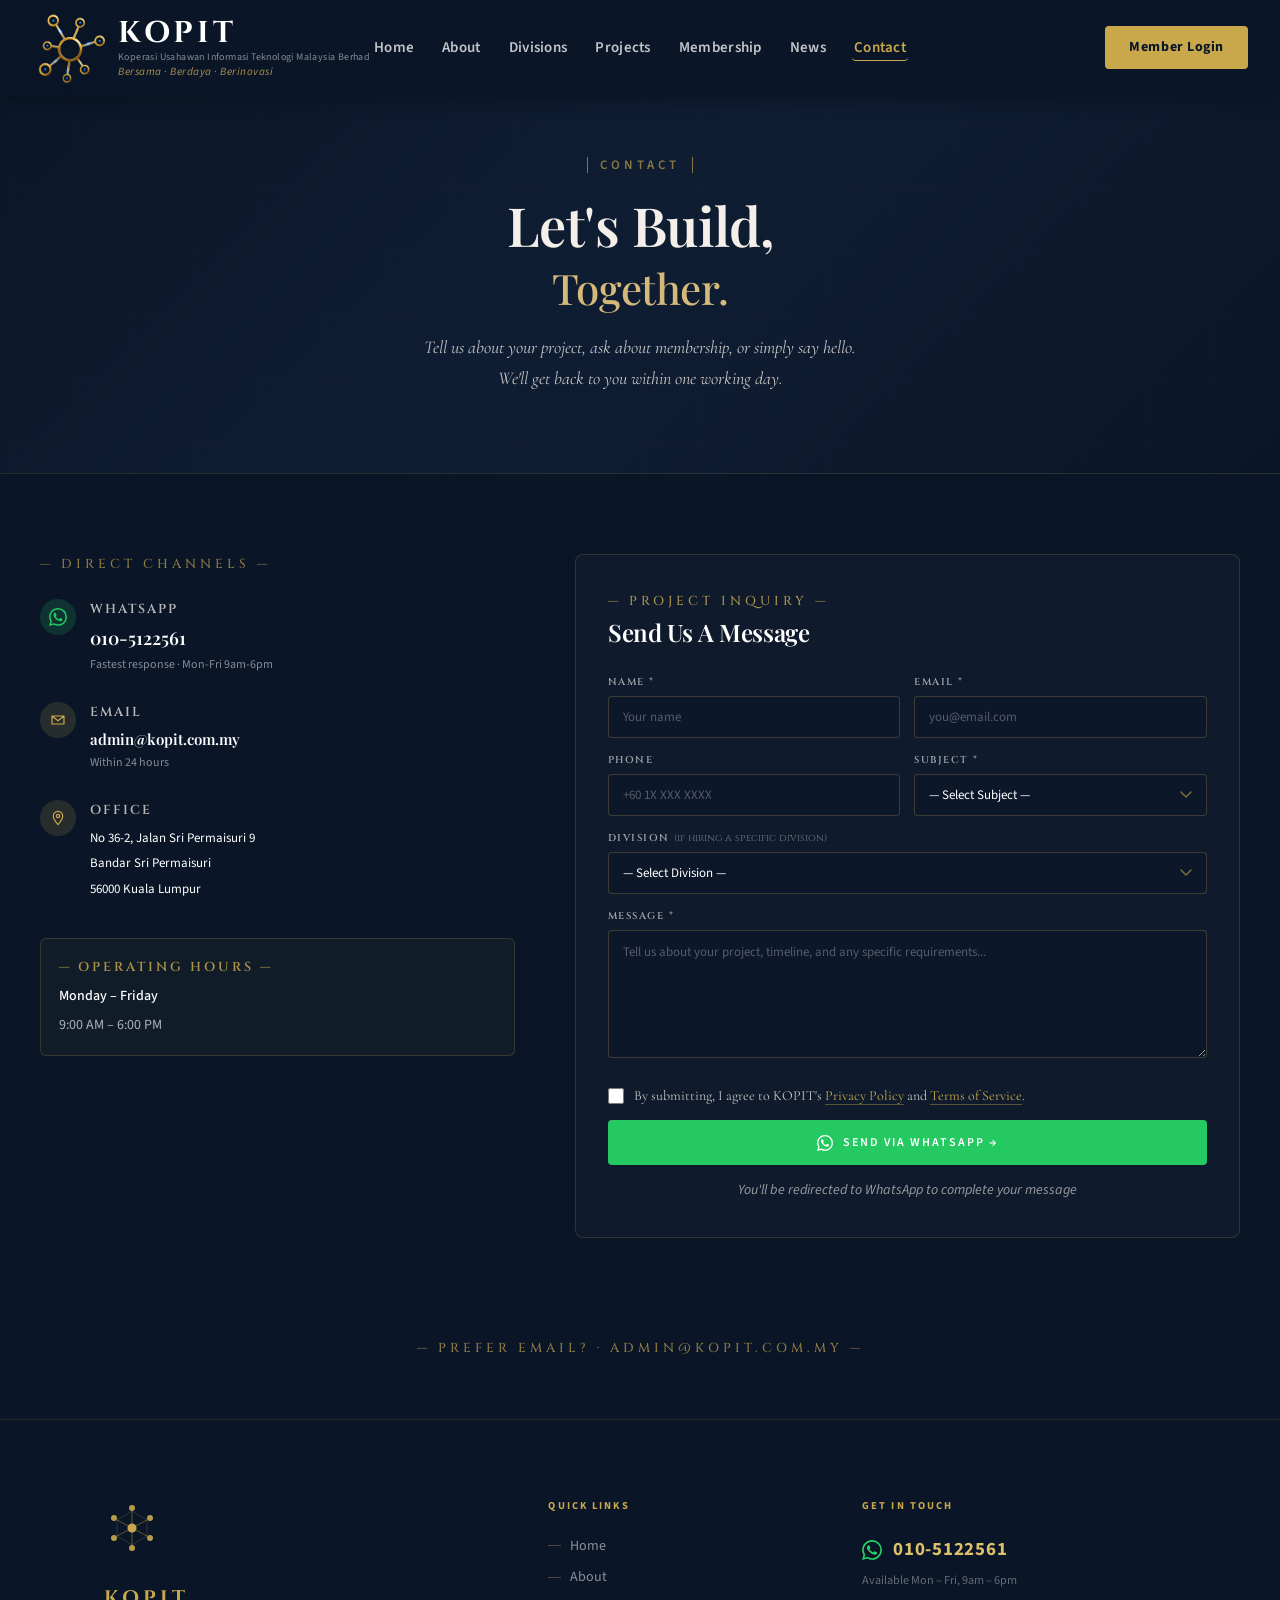
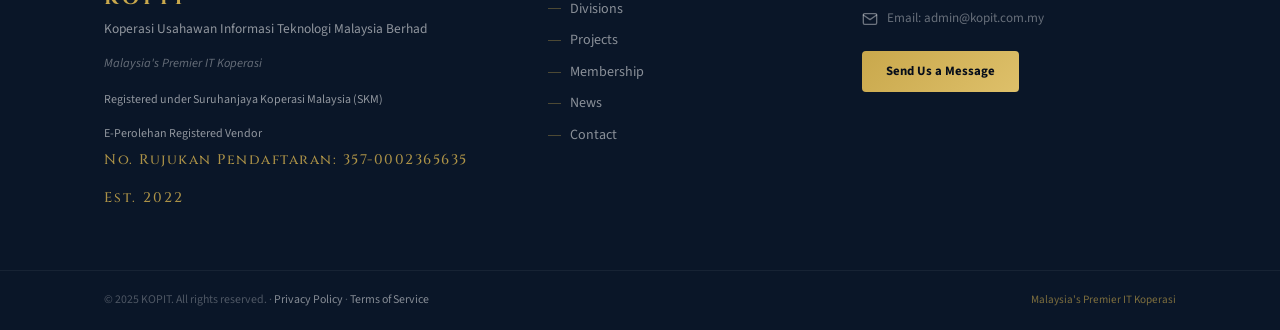
<file: contact.html>
﻿<!DOCTYPE html>
<html lang="en">
<head>
<meta charset="UTF-8">
<meta name="viewport" content="width=device-width, initial-scale=1.0">
<title>Contact KOPIT — Let's Build Together</title>
<meta name="description" content="Get in touch with KOPIT — Malaysia's Premier IT Koperasi. WhatsApp 010-5122561 or send us a message. We respond within one working day.">
<link rel="preconnect" href="https://fonts.googleapis.com">
<link rel="preconnect" href="https://fonts.gstatic.com" crossorigin>
<link href="https://fonts.googleapis.com/css2?family=Cinzel:wght@400;500;600;700&family=Playfair+Display:ital,wght@0,400;0,500;0,600;0,700;1,400;1,500;1,600&family=Source+Sans+3:wght@300;400;500;600;700&family=Cormorant+Garamond:ital,wght@0,400;0,500;1,300;1,400;1,500&display=swap" rel="stylesheet">
<style>
*,*::before,*::after{box-sizing:border-box;margin:0;padding:0}
html{scroll-behavior:smooth;font-size:16px}
body{font-family:'Source Sans 3',sans-serif;color:#2C2C2C;background:#0A1628;overflow-x:hidden;line-height:1.6}
a{text-decoration:none;color:inherit;transition:all .25s ease}
ul{list-style:none}
img{max-width:100%;display:block}

:root{
  --navy:#0A1628;
  --navy-dk:#060D1A;
  --gold:#C9A84C;
  --gold-dk:#A8862A;
  --gold-lt:#DEC06A;
  --nav-h:95px;
}

.wrap{max-width:1160px;margin:0 auto;padding:0 44px}
h1,h2,h3,h4,h5{font-family:'Playfair Display',Georgia,serif;line-height:1.18}

/* ── NAVBAR ── */
.navbar{position:fixed;top:0;left:0;right:0;z-index:1000;height:var(--nav-h);background:var(--navy);box-shadow:0 2px 20px rgba(0,0,0,.35);display:flex;align-items:center;transition:height .35s ease,padding .35s ease,box-shadow .35s ease;}
.navbar.scrolled{height:65px}
.nav-inner{max-width:1600px;margin:0 auto;padding:0 32px;display:grid;grid-template-columns:1fr auto 1fr;align-items:center;width:100%;}
.nav-right{display:flex;align-items:center;justify-content:flex-end;gap:12px;}
#kopitLogo{background:transparent;display:block;flex-shrink:0;width:75px;height:75px;transition:width .35s ease,height .35s ease;}
.navbar.scrolled #kopitLogo{width:55px;height:55px}
#kopitLogo{position:relative;}
#kopitLogo .mark-img{width:100%;height:100%;object-fit:contain;display:block;filter:drop-shadow(0 2px 6px rgba(0,0,0,0.4));}
#kopitLogo .pulse-dot{position:absolute;left:var(--x);top:var(--y);width:14%;height:14%;border-radius:50%;background:radial-gradient(circle, rgba(180,220,255,0.95) 0%, rgba(90,158,245,0.55) 35%, rgba(90,158,245,0) 70%);transform:translate(-50%,-50%) scale(0.4);pointer-events:none;mix-blend-mode:screen;opacity:0;animation:dotPulse 3.2s ease-in-out infinite;animation-delay:var(--d);}
@keyframes dotPulse{0%,100%{opacity:0;transform:translate(-50%,-50%) scale(0.4);}50%{opacity:0.9;transform:translate(-50%,-50%) scale(1.0);}}
.logo-unit{display:flex;align-items:center;gap:11px;flex-shrink:0;cursor:pointer;}
.logo-text-block{display:flex;flex-direction:column;justify-content:center;}
.lt-1{font-family:'Cinzel','Playfair Display',serif;font-size:30px;font-weight:700;color:#ffffff;letter-spacing:4px;margin-bottom:2px;display:block;line-height:1;transition:font-size .35s ease;}
.navbar.scrolled .lt-1{font-size:24px}
.lt-2{font-family:'Source Sans 3',sans-serif;font-size:10px;color:rgba(255,255,255,0.5);letter-spacing:.4px;white-space:nowrap;display:block;overflow:hidden;max-height:18px;opacity:1;margin-bottom:2px;line-height:1.4;transition:opacity .35s ease,max-height .35s ease,margin-bottom .35s ease;}
.lt-3{font-family:'Source Sans 3',sans-serif;font-size:11px;font-style:italic;color:rgba(201,168,76,.85);letter-spacing:.5px;display:block;line-height:1;}
.navbar.scrolled .lt-2{opacity:0;max-height:0;margin-bottom:0;overflow:hidden}
.nav-links{display:flex;align-items:center;justify-content:center;gap:24px;}
.nl{font-family:'Source Sans 3',sans-serif;font-size:15px;font-weight:600;letter-spacing:.3px;color:rgba(255,255,255,.75);padding:4px 2px;border-radius:4px;transition:all .2s ease;}
.nl:hover{color:var(--gold);background:transparent}
.nl.active{color:var(--gold);background:transparent;border-bottom:1px solid #C9A84C;padding-bottom:2px;}
.lang-toggle{display:none}
.lang-btn{font-family:Arial,sans-serif;font-size:11px;font-weight:700;letter-spacing:1.5px;padding:5px 12px;border-radius:3px;cursor:pointer;transition:all .2s ease;border:1.5px solid var(--gold);background:transparent;color:var(--gold);}
.lang-btn.active{background:var(--gold);color:var(--navy-dk)}
.lang-btn:hover:not(.active){background:rgba(201,168,76,.12)}
.nav-cta{font-family:'Source Sans 3',sans-serif;font-size:14px;font-weight:700;letter-spacing:.04em;background:var(--gold);color:var(--navy);border:none;padding:10px 24px;border-radius:4px;flex-shrink:0;transition:all .2s ease;}
.nav-cta:hover{background:var(--gold-dk);color:var(--navy)}
.hamburger{display:none;flex-direction:column;gap:5px;background:none;border:none;cursor:pointer;padding:4px;margin-left:8px;}
.hamburger span{display:block;width:22px;height:2px;background:var(--gold);border-radius:2px;transition:all .25s ease;}
.hamburger.open span:nth-child(1){transform:rotate(45deg) translate(5px,5px)}
.hamburger.open span:nth-child(2){opacity:0}
.hamburger.open span:nth-child(3){transform:rotate(-45deg) translate(5px,-5px)}
.nav-links.open{right:0 !important;}

/* ── HERO ── */
#contact-hero{background:linear-gradient(135deg,#0A1628 0%,#0F1D33 50%,#0A1628 100%);padding:calc(var(--nav-h) + 60px) 30px 80px;text-align:center;position:relative;overflow:hidden;border-bottom:0.5px solid rgba(201,168,76,0.15);}
.contact-hero-inner{position:relative;z-index:1;max-width:700px;margin:0 auto;}
.contact-label-line{display:flex;align-items:center;justify-content:center;gap:12px;margin-bottom:18px;}
.contact-label-orn{display:inline-block;width:1px;height:16px;background:rgba(201,168,76,0.65);}
.contact-label-text{font-family:'Source Sans 3',sans-serif;font-size:13px;letter-spacing:4px;font-weight:600;color:rgba(201,168,76,0.65);text-transform:uppercase;}
#contact-hero h1{margin-bottom:8px;}
#contact-hero h1 .gold{color:#C9A84C;font-style:italic;font-weight:500;}
.italic-accent{font-family:'Cormorant Garamond',serif;font-style:italic;font-weight:400;color:rgba(244,239,232,0.7);}
.headline-stack{text-align:center;margin:0;}
.headline-top{font-family:'Playfair Display',serif;font-weight:600;color:#F4EFE8;margin:0 0 8px;line-height:1.15;letter-spacing:-0.5px;}
.headline-bottom{font-family:'Playfair Display',serif;font-weight:500;color:#D4B97A;margin:0;line-height:1.15;letter-spacing:-0.4px;}
.headline-top.hero-size{font-size:54px;}
.headline-bottom.hero-size{font-size:42px;}
.contact-sub{font-family:'Cormorant Garamond',serif;font-style:italic;font-size:18px;font-weight:400;color:rgba(244,239,232,0.8);line-height:1.7;max-width:580px;margin:0 auto;}

/* ── CONTACT BODY ── */
#project-inquiry{background:#0A1628;padding:80px 40px 100px;position:relative;}
.contact-grid{display:grid;grid-template-columns:1fr 1.4fr;gap:60px;max-width:1200px;margin:0 auto;}

/* Left column */
.channels-label{font-family:'Cinzel',serif;font-size:13px;letter-spacing:4px;color:rgba(201,168,76,0.7);font-weight:500;text-transform:uppercase;margin-bottom:24px;display:block;}
.channel{display:flex;align-items:flex-start;gap:14px;margin-bottom:28px;}
.channel-icon{width:36px;height:36px;border-radius:50%;display:flex;align-items:center;justify-content:center;flex-shrink:0;}
.channel-icon.wa-icon{background:rgba(37,211,102,0.15);}
.channel-icon.email-icon,.channel-icon.office-icon{background:rgba(201,168,76,0.15);}
.channel-label{font-family:'Cinzel',serif;font-size:13px;letter-spacing:2px;color:rgba(244,239,232,0.75);font-weight:600;text-transform:uppercase;display:block;margin-bottom:4px;}
.channel-main{font-family:'Playfair Display',Georgia,serif;font-size:18px;font-weight:600;color:#fff;display:block;margin-bottom:2px;}
.channel-main.email-addr{font-size:15px;}
.channel-desc{font-family:'Source Sans 3',sans-serif;font-size:12px;color:rgba(255,255,255,0.5);display:block;}
.channel-address{font-family:'Source Sans 3',sans-serif;font-size:13px;color:#fff;line-height:1.6;}
.channel-last{margin-bottom:36px;}
.hours-box{padding:18px;background:rgba(201,168,76,0.04);border:0.5px solid rgba(201,168,76,0.2);border-radius:6px;}
.hours-label{font-family:'Cinzel',serif;font-size:13px;letter-spacing:3px;color:rgba(201,168,76,0.85);font-weight:600;text-transform:uppercase;display:block;margin-bottom:8px;}
.hours-day{font-family:'Source Sans 3',sans-serif;font-size:14px;font-weight:500;color:#fff;display:block;margin-bottom:4px;}
.hours-time{font-family:'Source Sans 3',sans-serif;font-size:14px;color:rgba(255,255,255,0.65);}

/* Right column — form */
.form-container{background:rgba(255,255,255,0.025);border:0.5px solid rgba(201,168,76,0.18);border-radius:8px;padding:36px 32px;}
.form-section-label{font-family:'Cinzel',serif;font-size:13px;letter-spacing:4px;color:rgba(201,168,76,0.85);font-weight:500;text-transform:uppercase;display:block;margin-bottom:6px;}
.form-heading{font-family:'Playfair Display',Georgia,serif;font-size:24px;font-weight:600;color:#fff;letter-spacing:-0.3px;margin:0 0 28px;}
.field-group{margin-bottom:14px;}
.field-label{display:block;font-family:'Cinzel',serif;font-size:10px;letter-spacing:1.5px;font-weight:600;text-transform:uppercase;color:rgba(255,255,255,0.6);margin-bottom:6px;}
.field-input,.field-select,.field-textarea{width:100%;padding:11px 14px;background:rgba(10,22,40,0.6);border:0.5px solid rgba(201,168,76,0.25);border-radius:4px;color:#fff;font-family:'Source Sans 3',sans-serif;font-size:13px;box-sizing:border-box;transition:border-color .2s ease,box-shadow .2s ease;appearance:none;-webkit-appearance:none;}
.field-input::placeholder,.field-textarea::placeholder{color:rgba(255,255,255,0.3);}
.field-input:focus,.field-select:focus,.field-textarea:focus{border-color:#C9A84C;outline:none;box-shadow:0 0 0 2px rgba(201,168,76,0.1);}
.field-select{background-image:url("data:image/svg+xml,%3Csvg xmlns='http://www.w3.org/2000/svg' width='12' height='8' viewBox='0 0 12 8'%3E%3Cpath d='M1 1l5 5 5-5' fill='none' stroke='rgba(201,168,76,0.6)' stroke-width='1.5' stroke-linecap='round'/%3E%3C/svg%3E");background-repeat:no-repeat;background-position:right 14px center;padding-right:36px;cursor:pointer;}
.field-select option{background:#0A1628;color:#fff;}
.field-textarea{resize:vertical;line-height:1.6;min-height:120px;}
.form-row{display:grid;grid-template-columns:1fr 1fr;gap:14px;margin-bottom:14px;}
.submit-btn{width:100%;padding:14px 20px;background:rgba(37,211,102,0.95);border:none;border-radius:4px;color:#fff;font-family:'Source Sans 3',sans-serif;font-size:12px;font-weight:600;letter-spacing:2px;text-transform:uppercase;cursor:pointer;display:flex;align-items:center;justify-content:center;gap:10px;transition:background .2s ease;}
.submit-btn:hover{background:rgba(30,200,95,1);}
.submit-helper{font-family:'Source Sans 3',sans-serif;font-size:14px;font-style:italic;color:rgba(244,239,232,0.6);text-align:center;margin:14px 0 0;}
.form-consent{margin:18px 0 14px;}
.form-consent-label{display:flex;align-items:flex-start;gap:10px;cursor:pointer;}
.form-consent-checkbox{width:16px;height:16px;margin-top:3px;flex-shrink:0;accent-color:#C9A84C;cursor:pointer;}
.form-consent-text{font-family:'Cormorant Garamond',serif;font-size:14px;color:rgba(244,239,232,0.8);line-height:1.5;}
.form-consent-text a{color:#C9A84C;text-decoration:none;border-bottom:0.5px solid rgba(201,168,76,0.4);}
.form-consent-text a:hover{color:#FFE89A;}

/* Email fallback */
.email-fallback{background:#0A1628;padding:0 40px 60px;text-align:center;}
.email-fallback-text{font-family:'Cinzel',serif;font-size:13px;letter-spacing:4px;color:rgba(201,168,76,0.7);font-weight:500;text-transform:uppercase;}
.email-fallback-text a{color:inherit;text-decoration:none;transition:color .2s ease;}
.email-fallback-text a:hover{color:rgba(201,168,76,0.9);}

/* ── FOOTER ── */
.footer{background:var(--navy);border-top:1px solid rgba(201,168,76,.14)}
.footer-main{padding:80px 0 60px}
.footer-grid{display:grid;grid-template-columns:1.5fr 1fr 1.2fr;gap:52px;}
.f-svg-wrap{margin-bottom:18px}
.f-logo-name{font-family:'Cinzel',serif;font-size:1.22rem;letter-spacing:4px;font-weight:700;color:var(--gold);margin-bottom:4px;}
.f-tagline{font-family:'Source Sans 3',sans-serif;font-size:.84rem;color:rgba(255,255,255,.55);line-height:1.6;margin-bottom:14px;}
.f-premier{font-family:'Source Sans 3',sans-serif;font-size:.78rem;font-style:italic;color:rgba(255,255,255,.38);margin-bottom:14px;}
.f-head{font-family:'Source Sans 3',sans-serif;font-size:.66rem;font-weight:700;letter-spacing:.2em;text-transform:uppercase;color:var(--gold);margin-bottom:22px;}
.f-nav-list{display:flex;flex-direction:column;gap:9px}
.f-nav-list li a{display:flex;align-items:center;gap:9px;font-family:'Source Sans 3',sans-serif;font-size:.88rem;color:rgba(255,255,255,.52);transition:all .2s ease;}
.f-nav-list li a::before{content:'';width:13px;height:1px;background:var(--gold);opacity:.35;flex-shrink:0;transition:all .2s ease;}
.f-nav-list li a:hover{color:var(--gold-lt);padding-left:5px}
.f-nav-list li a:hover::before{width:18px;opacity:1}
.f-wa{display:inline-flex;align-items:center;gap:11px;font-family:'Source Sans 3',sans-serif;font-size:1.18rem;font-weight:700;color:var(--gold-lt);letter-spacing:.04em;margin-bottom:6px;transition:all .2s ease;}
.f-wa:hover{color:#EDD47E}
.f-hours{font-family:'Source Sans 3',sans-serif;font-size:.76rem;color:rgba(255,255,255,.36);margin-bottom:18px}
.f-email{display:flex;align-items:center;gap:9px;font-family:'Source Sans 3',sans-serif;font-size:.86rem;color:rgba(255,255,255,.48);margin-bottom:22px;}
.f-contact-btn{display:inline-block;font-family:'Source Sans 3',sans-serif;font-size:.8rem;font-weight:700;color:var(--navy-dk);background:linear-gradient(135deg,var(--gold),var(--gold-lt));padding:10px 24px;border-radius:4px;transition:all .2s ease;}
.f-contact-btn:hover{transform:translateY(-1px);box-shadow:0 5px 20px rgba(201,168,76,.35)}
.footer-bar{border-top:1px solid rgba(255,255,255,.055);padding:20px 0}
.footer-bar-inner{display:flex;align-items:center;justify-content:space-between;gap:16px;flex-wrap:wrap;}
.footer-bar-inner p{font-family:'Source Sans 3',sans-serif;font-size:.74rem;color:rgba(255,255,255,.28);}
.bar-r{font-size:.7rem !important;color:rgba(201,168,76,.6) !important;white-space:nowrap}
.bar-legal{color:rgba(255,255,255,.5);text-decoration:none;transition:color .2s ease;}
.bar-legal:hover{color:#C9A84C;}

/* Scroll reveal */
.reveal{opacity:0;transform:translateY(26px);transition:opacity .65s cubic-bezier(.16,1,.3,1),transform .65s cubic-bezier(.16,1,.3,1)}
.reveal.vis{opacity:1;transform:translateY(0)}

/* ── RESPONSIVE ── */
@media(max-width:900px){
  #contact-hero{padding:calc(var(--nav-h) + 40px) 24px 60px;}
  #contact-hero h1{font-size:36px;}
  #project-inquiry{padding:60px 24px 80px;}
  .contact-grid{grid-template-columns:1fr;gap:40px;}
  .form-row{grid-template-columns:1fr;}
  .form-container{padding:28px 22px;}
  .email-fallback{padding:0 24px 40px;}
}
@media(max-width:768px){
  :root{--nav-h:72px}
  .wrap{padding:0 22px}
  .hamburger{display:flex}
  .nav-cta{display:none}
  .nav-links{position:fixed;top:0;right:-100%;width:268px;height:100vh;background:var(--navy-dk);flex-direction:column;align-items:flex-start;padding:80px 26px 36px;gap:3px;border-left:1px solid rgba(201,168,76,.14);transition:right .38s ease;z-index:999;box-shadow:-18px 0 55px rgba(0,0,0,.38);}
  .nav-links.open{right:0}
  .nl{font-size:.92rem;padding:11px 14px;width:100%}
  .footer-grid{grid-template-columns:1fr;gap:36px}
  .footer-bar-inner{flex-direction:column;align-items:flex-start;gap:5px}
  .lt-2{display:none}
  .footer-main{padding:56px 0 44px}
}
</style>
</head>
<body>

<!-- NAVBAR -->
<nav class="navbar">
  <div class="nav-inner">
    <a href="index.html" aria-label="KOPIT Home">
      <div class="logo-unit">
        <div id="kopitLogo" aria-label="KOPIT mark">
          <img class="mark-img" src="images/logo/mark-2026.png" alt="">
          <span class="pulse-dot" style="--x:28%;--y:14%;--d:0s"></span>
          <span class="pulse-dot" style="--x:64%;--y:17%;--d:0.45s"></span>
          <span class="pulse-dot" style="--x:90%;--y:41%;--d:0.9s"></span>
          <span class="pulse-dot" style="--x:70%;--y:79%;--d:1.35s"></span>
          <span class="pulse-dot" style="--x:46%;--y:91%;--d:1.8s"></span>
          <span class="pulse-dot" style="--x:18%;--y:79%;--d:2.25s"></span>
          <span class="pulse-dot" style="--x:20%;--y:48%;--d:2.7s"></span>
        </div>
        <div class="logo-text-block">
          <span class="lt-1">KOPIT</span>
          <span class="lt-2">Koperasi Usahawan Informasi Teknologi Malaysia Berhad</span>
          <span class="lt-3">Bersama &middot; Berdaya &middot; Berinovasi</span>
        </div>
      </div>
    </a>
    <ul class="nav-links" id="navLinks">
      <li><a href="index.html"      class="nl"        data-en="Home"       data-bm="Utama">Home</a></li>
      <li><a href="about.html"      class="nl"        data-en="About"      data-bm="Tentang">About</a></li>
      <li><a href="divisions.html"  class="nl"        data-en="Divisions"  data-bm="Bahagian">Divisions</a></li>
      <li><a href="projects.html"   class="nl"        data-en="Projects"   data-bm="Projek">Projects</a></li>
      <li><a href="membership.html" class="nl"        data-en="Membership" data-bm="Keahlian">Membership</a></li>
      <li><a href="news.html"       class="nl"        data-en="News"       data-bm="Berita">News</a></li>
      <li><a href="contact.html"    class="nl active" data-en="Contact"    data-bm="Hubungi">Contact</a></li>
    </ul>
    <div class="nav-right">
      <div class="lang-toggle">
        <button class="lang-btn active" id="btnEN" onclick="setLang('en')">EN</button>
        <button class="lang-btn"        id="btnBM" onclick="setLang('bm')">BM</button>
      </div>
      <button class="hamburger" id="hamburger" aria-label="Toggle menu">
        <span></span><span></span><span></span>
      </button>
      <a href="membership.html#member-login" class="nav-cta" data-en="Member Login" data-bm="Log Masuk Ahli">Member Login</a>
    </div>
  </div>
</nav>

<!-- CONTACT HERO -->
<section id="contact-hero">
  <svg style="position:absolute;inset:0;width:100%;height:100%;opacity:0.04;pointer-events:none;" viewBox="0 0 800 300">
    <defs>
      <pattern id="contactGrid" x="0" y="0" width="40" height="40" patternUnits="userSpaceOnUse">
        <path d="M 40 0 L 0 0 0 40" fill="none" stroke="#C9A84C" stroke-width="0.5"/>
      </pattern>
    </defs>
    <rect width="800" height="300" fill="url(#contactGrid)"/>
  </svg>
  <div class="contact-hero-inner">
    <div class="contact-label-line">
      <span class="contact-label-orn"></span>
      <span class="contact-label-text">Contact</span>
      <span class="contact-label-orn"></span>
    </div>
    <h1 class="headline-top hero-size">Let's Build,</h1>
    <h1 class="headline-bottom hero-size" style="margin-bottom:20px;">Together.</h1>
    <p class="contact-sub">Tell us about your project, ask about membership, or simply say hello.<br>We'll get back to you within one working day.</p>
  </div>
</section>

<!-- CONTACT BODY -->
<section id="project-inquiry">
  <div class="contact-grid">

    <!-- LEFT: Direct Channels -->
    <div>
      <span class="channels-label">— Direct Channels —</span>

      <!-- WhatsApp -->
      <div class="channel">
        <div class="channel-icon wa-icon">
          <svg width="18" height="18" viewBox="0 0 24 24" fill="rgba(37,211,102,0.95)">
            <path d="M17.472 14.382c-.297-.149-1.758-.867-2.03-.967-.273-.099-.471-.148-.67.15-.197.297-.767.966-.94 1.164-.173.199-.347.223-.644.075-.297-.15-1.255-.463-2.39-1.475-.883-.788-1.48-1.761-1.653-2.059-.173-.297-.018-.458.13-.606.134-.133.298-.347.446-.52.149-.174.198-.298.298-.497.099-.198.05-.371-.025-.52-.075-.149-.669-1.612-.916-2.207-.242-.579-.487-.5-.669-.51-.173-.008-.371-.01-.57-.01-.198 0-.52.074-.792.372-.272.297-1.04 1.016-1.04 2.479 0 1.462 1.065 2.875 1.213 3.074.149.198 2.096 3.2 5.077 4.487.709.306 1.262.489 1.694.625.712.227 1.36.195 1.871.118.571-.085 1.758-.719 2.006-1.413.248-.694.248-1.289.173-1.413-.074-.124-.272-.198-.57-.347m-5.421 7.403h-.004a9.87 9.87 0 01-5.031-1.378l-.361-.214-3.741.982.998-3.648-.235-.374a9.86 9.86 0 01-1.51-5.26c.001-5.45 4.436-9.884 9.888-9.884 2.64 0 5.122 1.03 6.988 2.898a9.825 9.825 0 012.893 6.994c-.003 5.45-4.437 9.884-9.885 9.884m8.413-18.297A11.815 11.815 0 0012.05 0C5.495 0 .16 5.335.157 11.892c0 2.096.547 4.142 1.588 5.945L.057 24l6.305-1.654a11.882 11.882 0 005.683 1.448h.005c6.554 0 11.89-5.335 11.893-11.893a11.821 11.821 0 00-3.48-8.413z"/>
          </svg>
        </div>
        <div>
          <span class="channel-label">WhatsApp</span>
          <a href="https://wa.me/60105122561" target="_blank" style="color:inherit;text-decoration:none;">
            <span class="channel-main">010-5122561</span>
          </a>
          <span class="channel-desc">Fastest response · Mon-Fri 9am-6pm</span>
        </div>
      </div>

      <!-- Email -->
      <div class="channel">
        <div class="channel-icon email-icon">
          <svg width="16" height="16" viewBox="0 0 24 24" fill="none" stroke="#C9A84C" stroke-width="1.8" stroke-linecap="round" stroke-linejoin="round">
            <path d="M3 6l9 7 9-7M3 6h18v12H3z"/>
          </svg>
        </div>
        <div>
          <span class="channel-label">Email</span>
          <a href="mailto:admin@kopit.com.my" style="color:inherit;text-decoration:none;">
            <span class="channel-main email-addr">admin@kopit.com.my</span>
          </a>
          <span class="channel-desc">Within 24 hours</span>
        </div>
      </div>

      <!-- Office -->
      <div class="channel channel-last">
        <div class="channel-icon office-icon">
          <svg width="16" height="16" viewBox="0 0 24 24" fill="none" stroke="#C9A84C" stroke-width="1.8" stroke-linecap="round" stroke-linejoin="round">
            <path d="M12 2C8 2 5 5 5 9c0 5 7 13 7 13s7-8 7-13c0-4-3-7-7-7z"/>
            <circle cx="12" cy="9" r="2.5"/>
          </svg>
        </div>
        <div>
          <span class="channel-label">Office</span>
          <span class="channel-address">No 36-2, Jalan Sri Permaisuri 9<br>Bandar Sri Permaisuri<br>56000 Kuala Lumpur</span>
        </div>
      </div>

      <!-- Operating Hours -->
      <div class="hours-box">
        <span class="hours-label">— Operating Hours —</span>
        <span class="hours-day">Monday – Friday</span>
        <span class="hours-time">9:00 AM – 6:00 PM</span>
      </div>
    </div>

    <!-- RIGHT: Contact Form -->
    <div class="form-container">
      <span class="form-section-label">— Project Inquiry —</span>
      <h2 class="form-heading">Send Us A Message</h2>

      <form id="contact-form" onsubmit="submitToWhatsApp(event)">

        <!-- Row 1: Name + Email -->
        <div class="form-row">
          <div class="field-group" style="margin-bottom:0;">
            <label class="field-label" for="field-name">Name *</label>
            <input class="field-input" type="text" id="field-name" name="name" placeholder="Your name" required>
          </div>
          <div class="field-group" style="margin-bottom:0;">
            <label class="field-label" for="field-email">Email *</label>
            <input class="field-input" type="email" id="field-email" name="email" placeholder="you@email.com" required>
          </div>
        </div>

        <!-- Row 2: Phone + Subject -->
        <div class="form-row">
          <div class="field-group" style="margin-bottom:0;">
            <label class="field-label" for="field-phone">Phone</label>
            <input class="field-input" type="tel" id="field-phone" name="phone" placeholder="+60 1X XXX XXXX">
          </div>
          <div class="field-group" style="margin-bottom:0;">
            <label class="field-label" for="field-subject">Subject *</label>
            <select class="field-select" id="field-subject" name="subject" required>
              <option value="">— Select Subject —</option>
              <option value="General Inquiry">General Inquiry</option>
              <option value="Hire A Division">Hire A Division</option>
              <option value="Membership Question">Membership Question</option>
              <option value="Partnership Proposal">Partnership Proposal</option>
              <option value="Media Request">Media Request</option>
            </select>
          </div>
        </div>

        <!-- Row 3: Division -->
        <div class="field-group">
          <label class="field-label" for="division-select">
            Division <span style="color:rgba(255,255,255,0.4);font-weight:400;text-transform:none;letter-spacing:0;">(if hiring a specific division)</span>
          </label>
          <select class="field-select" id="division-select" name="division">
            <option value="">— Select Division —</option>
            <option value="wira-digital">KOPIT Wira Digital</option>
            <option value="bijak-ai">KOPIT Bijak AI</option>
            <option value="hijau">KOPIT Hijau</option>
            <option value="blockchain">KOPIT Blockchain</option>
            <option value="dana-sejahtera">KOPIT Dana Sejahtera</option>
            <option value="angkasa-build">KOPIT Angkasa Build</option>
            <option value="arif-advisory">KOPIT Arif Advisory</option>
          </select>
        </div>

        <!-- Row 4: Message -->
        <div class="field-group">
          <label class="field-label" for="field-message">Message *</label>
          <textarea class="field-textarea" id="field-message" name="message" rows="5" placeholder="Tell us about your project, timeline, and any specific requirements..." required></textarea>
        </div>

        <div class="form-consent">
          <label class="form-consent-label">
            <input type="checkbox" name="consent" required class="form-consent-checkbox">
            <span class="form-consent-text">By submitting, I agree to KOPIT's <a href="privacy.html" target="_blank">Privacy Policy</a> and <a href="terms.html" target="_blank">Terms of Service</a>.</span>
          </label>
        </div>

        <button type="submit" class="submit-btn">
          <svg width="16" height="16" viewBox="0 0 24 24" fill="#fff">
            <path d="M17.472 14.382c-.297-.149-1.758-.867-2.03-.967-.273-.099-.471-.148-.67.15-.197.297-.767.966-.94 1.164-.173.199-.347.223-.644.075-.297-.15-1.255-.463-2.39-1.475-.883-.788-1.48-1.761-1.653-2.059-.173-.297-.018-.458.13-.606.134-.133.298-.347.446-.52.149-.174.198-.298.298-.497.099-.198.05-.371-.025-.52-.075-.149-.669-1.612-.916-2.207-.242-.579-.487-.5-.669-.51-.173-.008-.371-.01-.57-.01-.198 0-.52.074-.792.372-.272.297-1.04 1.016-1.04 2.479 0 1.462 1.065 2.875 1.213 3.074.149.198 2.096 3.2 5.077 4.487.709.306 1.262.489 1.694.625.712.227 1.36.195 1.871.118.571-.085 1.758-.719 2.006-1.413.248-.694.248-1.289.173-1.413-.074-.124-.272-.198-.57-.347m-5.421 7.403h-.004a9.87 9.87 0 01-5.031-1.378l-.361-.214-3.741.982.998-3.648-.235-.374a9.86 9.86 0 01-1.51-5.26c.001-5.45 4.436-9.884 9.888-9.884 2.64 0 5.122 1.03 6.988 2.898a9.825 9.825 0 012.893 6.994c-.003 5.45-4.437 9.884-9.885 9.884m8.413-18.297A11.815 11.815 0 0012.05 0C5.495 0 .16 5.335.157 11.892c0 2.096.547 4.142 1.588 5.945L.057 24l6.305-1.654a11.882 11.882 0 005.683 1.448h.005c6.554 0 11.89-5.335 11.893-11.893a11.821 11.821 0 00-3.48-8.413z"/>
          </svg>
          Send via WhatsApp →
        </button>
        <p class="submit-helper">You'll be redirected to WhatsApp to complete your message</p>
      </form>
    </div>

  </div>
</section>

<!-- EMAIL FALLBACK -->
<div class="email-fallback">
  <p class="email-fallback-text">— Prefer Email? · <a href="mailto:admin@kopit.com.my">ADMIN@KOPIT.COM.MY</a> —</p>
</div>

<!-- FOOTER -->
<footer class="footer">
  <div class="footer-main">
    <div class="wrap">
      <div class="footer-grid">

        <div>
          <div class="f-svg-wrap">
            <svg width="56" height="56" viewBox="0 0 56 56" fill="none" xmlns="http://www.w3.org/2000/svg" aria-label="KOPIT node network logo">
              <circle cx="28" cy="28" r="4.5" fill="#C9A84C"/>
              <circle cx="28" cy="8"  r="3" fill="#C9A84C" opacity=".9"/>
              <circle cx="46" cy="18" r="3" fill="#C9A84C" opacity=".9"/>
              <circle cx="46" cy="38" r="3" fill="#C9A84C" opacity=".9"/>
              <circle cx="28" cy="48" r="3" fill="#C9A84C" opacity=".9"/>
              <circle cx="10" cy="38" r="3" fill="#C9A84C" opacity=".9"/>
              <circle cx="10" cy="18" r="3" fill="#C9A84C" opacity=".9"/>
              <line x1="28" y1="28" x2="28" y2="11"  stroke="#C9A84C" stroke-width="1" opacity=".45"/>
              <line x1="28" y1="28" x2="43" y2="20"  stroke="#C9A84C" stroke-width="1" opacity=".45"/>
              <line x1="28" y1="28" x2="43" y2="36"  stroke="#C9A84C" stroke-width="1" opacity=".45"/>
              <line x1="28" y1="28" x2="28" y2="45"  stroke="#C9A84C" stroke-width="1" opacity=".45"/>
              <line x1="28" y1="28" x2="13" y2="36"  stroke="#C9A84C" stroke-width="1" opacity=".45"/>
              <line x1="28" y1="28" x2="13" y2="20"  stroke="#C9A84C" stroke-width="1" opacity=".45"/>
              <line x1="28" y1="11" x2="43" y2="20"  stroke="#C9A84C" stroke-width=".8" opacity=".25"/>
              <line x1="43" y1="20" x2="43" y2="36"  stroke="#C9A84C" stroke-width=".8" opacity=".25"/>
              <line x1="43" y1="36" x2="28" y2="45"  stroke="#C9A84C" stroke-width=".8" opacity=".25"/>
              <line x1="28" y1="45" x2="13" y2="36"  stroke="#C9A84C" stroke-width=".8" opacity=".25"/>
              <line x1="13" y1="36" x2="13" y2="20"  stroke="#C9A84C" stroke-width=".8" opacity=".25"/>
              <line x1="13" y1="20" x2="28" y2="11"  stroke="#C9A84C" stroke-width=".8" opacity=".25"/>
            </svg>
          </div>
          <div class="f-logo-name">KOPIT</div>
          <p class="f-tagline">Koperasi Usahawan Informasi Teknologi Malaysia Berhad</p>
          <p class="f-premier">Malaysia's Premier IT Koperasi</p>
          <div class="footer-credentials" style="margin-top:16px;font-family:'Source Sans 3',sans-serif;font-size:12px;line-height:1.7;color:rgba(255,255,255,0.55);">
            <div style="margin-bottom:14px;">Registered under Suruhanjaya Koperasi Malaysia (SKM)</div>
            <div style="margin-bottom:14px;">
              <div>E-Perolehan Registered Vendor</div>
              <div style="margin-top:4px;font-family:'Cinzel',serif;font-size:14px;letter-spacing:1.5px;font-weight:500;color:rgba(201,168,76,0.85);">No. Rujukan Pendaftaran: 357-0002365635</div>
            </div>
            <div style="font-family:'Cinzel',serif;font-size:14px;letter-spacing:2px;font-weight:500;color:rgba(201,168,76,0.85);">Est. 2022</div>
          </div>
        </div>

        <div>
          <h4 class="f-head">Quick Links</h4>
          <ul class="f-nav-list">
            <li><a href="index.html">Home</a></li>
            <li><a href="about.html">About</a></li>
            <li><a href="divisions.html">Divisions</a></li>
            <li><a href="projects.html">Projects</a></li>
            <li><a href="membership.html">Membership</a></li>
            <li><a href="news.html">News</a></li>
            <li><a href="contact.html">Contact</a></li>
          </ul>
        </div>

        <div>
          <h4 class="f-head">Get In Touch</h4>
          <a href="https://wa.me/60105122561" class="f-wa" target="_blank" rel="noopener">
            <svg width="20" height="20" viewBox="0 0 24 24" fill="#25D366" style="flex-shrink:0">
              <path d="M17.472 14.382c-.297-.149-1.758-.867-2.03-.967-.273-.099-.471-.148-.67.15-.197.297-.767.966-.94 1.164-.173.199-.347.223-.644.075-.297-.15-1.255-.463-2.39-1.475-.883-.788-1.48-1.761-1.653-2.059-.173-.297-.018-.458.13-.606.134-.133.298-.347.446-.52.149-.174.198-.298.298-.497.099-.198.05-.371-.025-.52-.075-.149-.669-1.612-.916-2.207-.242-.579-.487-.5-.669-.51-.173-.008-.371-.01-.57-.01-.198 0-.52.074-.792.372-.272.297-1.04 1.016-1.04 2.479 0 1.462 1.065 2.875 1.213 3.074.149.198 2.096 3.2 5.077 4.487.709.306 1.262.489 1.694.625.712.227 1.36.195 1.871.118.571-.085 1.758-.719 2.006-1.413.248-.694.248-1.289.173-1.413-.074-.124-.272-.198-.57-.347m-5.421 7.403h-.004a9.87 9.87 0 01-5.031-1.378l-.361-.214-3.741.982.998-3.648-.235-.374a9.86 9.86 0 01-1.51-5.26c.001-5.45 4.436-9.884 9.888-9.884 2.64 0 5.122 1.03 6.988 2.898a9.825 9.825 0 012.893 6.994c-.003 5.45-4.437 9.884-9.885 9.884m8.413-18.297A11.815 11.815 0 0012.05 0C5.495 0 .16 5.335.157 11.892c0 2.096.547 4.142 1.588 5.945L.057 24l6.305-1.654a11.882 11.882 0 005.683 1.448h.005c6.554 0 11.89-5.335 11.893-11.893a11.821 11.821 0 00-3.48-8.413z"/>
            </svg>
            010-5122561
          </a>
          <p class="f-hours">Available Mon – Fri, 9am – 6pm</p>
          <div class="f-email">
            <svg width="16" height="16" viewBox="0 0 24 24" fill="none" stroke="rgba(255,255,255,0.4)" stroke-width="2" stroke-linecap="round" stroke-linejoin="round"><path d="M4 4h16c1.1 0 2 .9 2 2v12c0 1.1-.9 2-2 2H4c-1.1 0-2-.9-2-2V6c0-1.1.9-2 2-2z"/><polyline points="22,6 12,13 2,6"/></svg>
            <span style="font-size:.82rem;color:rgba(255,255,255,.38)">Email: <a href="mailto:admin@kopit.com.my" style="color:inherit;text-decoration:none;">admin@kopit.com.my</a></span>
          </div>
          <a href="contact.html" class="f-contact-btn">Send Us a Message</a>
        </div>

      </div>
    </div>
  </div>
  <div class="footer-bar">
    <div class="wrap">
      <div class="footer-bar-inner">
        <p>© 2025 KOPIT. All rights reserved. · <a href="privacy.html" class="bar-legal">Privacy Policy</a> · <a href="terms.html" class="bar-legal">Terms of Service</a></p>
        <p class="bar-r">Malaysia's Premier IT Koperasi</p>
      </div>
    </div>
  </div>
</footer>

<script>
/* Language stubs */
var currentLang = localStorage.getItem('kopitLang') || 'en';
function applyLanguage(lang) {
  currentLang = lang;
  localStorage.setItem('kopitLang', lang);
  document.querySelectorAll('[data-en]').forEach(function(el) {
    var val = lang === 'bm' ? el.getAttribute('data-bm') : el.getAttribute('data-en');
    if (val !== null) el.innerHTML = val;
  });
  var btnEN = document.getElementById('btnEN');
  var btnBM = document.getElementById('btnBM');
  if (btnEN) btnEN.classList.toggle('active', lang === 'en');
  if (btnBM) btnBM.classList.toggle('active', lang === 'bm');
  document.documentElement.lang = lang === 'bm' ? 'ms' : 'en';
}
function setLang(lang) { applyLanguage(lang); }

/* Canvas Logo Animation */
(function(){
  var cv = document.getElementById('kopitLogo');
  if(!cv || cv.tagName !== "CANVAS") return;
  var ctx = cv.getContext('2d');
  var W = cv.width, H = cv.height;
  var CX = W/2, CY = H/2;
  var GOLD='#C9A84C', EMR='#2ebf84', SAP='#5a9ef5', PLT='#ccdcee';
  var NODES = [
    {x:0,y:0,z:0,t:'hub',c:GOLD},
    {x:0,y:-22,z:6,t:'blk',c:PLT},
    {x:0,y:18,z:-4,t:'cir',c:EMR},
    {x:-22,y:0,z:3,t:'cir',c:SAP},
    {x:16,y:0,z:-6,t:'blk',c:EMR},
    {x:-14,y:-14,z:8,t:'blk',c:SAP},
    {x:19,y:-15,z:-3,t:'cir',c:PLT},
    {x:-13,y:14,z:-7,t:'blk',c:EMR},
    {x:18,y:18,z:4,t:'cir',c:SAP}
  ];
  var EDGES=[[0,1],[0,2],[0,3],[0,4],[0,5],[0,6],[0,7],[0,8]];
  var aY=0, fT=0, tt=0;
  var aX=0.15;
  function rY(x,y,z,a){return{x:x*Math.cos(a)+z*Math.sin(a),y:y,z:-x*Math.sin(a)+z*Math.cos(a)};}
  function rX(x,y,z,a){return{x:x,y:y*Math.cos(a)-z*Math.sin(a),z:y*Math.sin(a)+z*Math.cos(a)};}
  function proj(x,y,z){var f=85/(85+z+45);return{sx:CX+x*f,sy:CY+y*f,sc:f};}
  function rgb(h){return[parseInt(h.slice(1,3),16),parseInt(h.slice(3,5),16),parseInt(h.slice(5,7),16)];}
  function ra(h,a){var c=rgb(h);return'rgba('+c[0]+','+c[1]+','+c[2]+','+a+')';}
  function glow(x,y,r,col,str){
    [2,1].forEach(function(m,i){
      var g=ctx.createRadialGradient(x,y,0,x,y,r*m);
      g.addColorStop(0,ra(col,str*(0.5-i*0.2)));
      g.addColorStop(1,ra(col,0));
      ctx.beginPath();ctx.arc(x,y,r*m,0,Math.PI*2);
      ctx.fillStyle=g;ctx.fill();
    });
  }
  function box(x,y,w,h,r){
    ctx.beginPath();
    ctx.moveTo(x+r,y);ctx.lineTo(x+w-r,y);
    ctx.quadraticCurveTo(x+w,y,x+w,y+r);
    ctx.lineTo(x+w,y+h-r);
    ctx.quadraticCurveTo(x+w,y+h,x+w-r,y+h);
    ctx.lineTo(x+r,y+h);
    ctx.quadraticCurveTo(x,y+h,x,y+h-r);
    ctx.lineTo(x,y+r);
    ctx.quadraticCurveTo(x,y,x+r,y);
    ctx.closePath();
  }
  function drawHub(n,p){
    var s=9*n.sc;
    glow(n.sx,n.sy,s*1.5,GOLD,0.15*p);
    box(n.sx-s,n.sy-s,s*2,s*2,2.5*n.sc);
    ctx.fillStyle='rgba(8,5,1,0.95)';ctx.fill();
    ctx.strokeStyle=ra(GOLD,0.85);ctx.lineWidth=1.2*n.sc;ctx.stroke();
    ctx.fillStyle=ra(GOLD,0.95);
    ctx.font='700 '+(7*n.sc)+"px 'Playfair Display'";
    ctx.textAlign='center';ctx.textBaseline='middle';
    ctx.fillText('K',n.sx,n.sy);
  }
  function drawBlk(n,p){
    var s=3*n.sc;
    glow(n.sx,n.sy,s*2.5,n.c,0.25*p);
    box(n.sx-s,n.sy-s,s*2,s*2,1*n.sc);
    var c=rgb(n.c);
    ctx.fillStyle='rgba('+Math.round(c[0]*0.15)+','+Math.round(c[1]*0.15)+','+Math.round(c[2]*0.15)+',0.95)';
    ctx.fill();ctx.strokeStyle=ra(n.c,0.9);ctx.lineWidth=0.8*n.sc;ctx.stroke();
  }
  function drawCir(n,p){
    var r=3*n.sc;
    glow(n.sx,n.sy,r*2.5,n.c,0.25*p);
    ctx.beginPath();ctx.arc(n.sx,n.sy,r,0,Math.PI*2);
    var c=rgb(n.c);
    ctx.fillStyle='rgba('+Math.round(c[0]*0.15)+','+Math.round(c[1]*0.15)+','+Math.round(c[2]*0.15)+',0.95)';
    ctx.fill();ctx.strokeStyle=ra(n.c,0.9);ctx.lineWidth=0.8*n.sc;ctx.stroke();
    ctx.beginPath();ctx.arc(n.sx,n.sy,1*n.sc,0,Math.PI*2);
    ctx.fillStyle=ra(n.c,0.9);ctx.fill();
  }
  function frame(){
    ctx.clearRect(0,0,W,H);
    fT+=0.006;aY+=0.008;tt+=0.012;
    var pulse=0.7+0.3*Math.sin(tt*1.5);
    var fo=Math.sin(fT)*2;
    var tX=aX+Math.sin(fT*0.4)*0.03;
    var nodes=NODES.map(function(n){
      var p=rY(n.x,n.y,n.z,aY);
      p=rX(p.x,p.y,p.z,tX);
      var pj=proj(p.x,p.y+fo,p.z);
      return{x:n.x,y:n.y,z:n.z,t:n.t,c:n.c,sx:pj.sx,sy:pj.sy,sc:pj.sc,tz:p.z};
    });
    EDGES.forEach(function(e){
      var a=nodes[e[0]],b=nodes[e[1]];
      var lg=ctx.createLinearGradient(a.sx,a.sy,b.sx,b.sy);
      lg.addColorStop(0,ra(GOLD,0.4));lg.addColorStop(1,ra(b.c,0.7));
      ctx.beginPath();ctx.moveTo(a.sx,a.sy);ctx.lineTo(b.sx,b.sy);
      ctx.strokeStyle=ra(b.c,0.08*pulse);ctx.lineWidth=2.5*(a.sc+b.sc)/2;ctx.stroke();
      ctx.beginPath();ctx.moveTo(a.sx,a.sy);ctx.lineTo(b.sx,b.sy);
      ctx.strokeStyle=lg;ctx.lineWidth=0.7*(a.sc+b.sc)/2;ctx.stroke();
    });
    nodes.slice().sort(function(a,b){return a.tz-b.tz;}).forEach(function(n){
      if(n.t==='hub') drawHub(n,pulse);
      else if(n.t==='blk') drawBlk(n,pulse);
      else drawCir(n,pulse);
    });
    requestAnimationFrame(frame);
  }
  frame();
})();

/* Navbar + Mobile Menu */
var navbar    = document.querySelector('.navbar');
var hamburger = document.getElementById('hamburger');
var navLinks  = document.getElementById('navLinks');

window.addEventListener('scroll', function() {
  if (window.scrollY > 80) { navbar.classList.add('scrolled'); }
  else { navbar.classList.remove('scrolled'); }
}, { passive: true });

hamburger.addEventListener('click', function() {
  hamburger.classList.toggle('open');
  navLinks.classList.toggle('open');
  document.body.style.overflow = navLinks.classList.contains('open') ? 'hidden' : '';
});

navLinks.querySelectorAll('.nl').forEach(function(link) {
  link.addEventListener('click', function() {
    hamburger.classList.remove('open');
    navLinks.classList.remove('open');
    document.body.style.overflow = '';
  });
});

document.addEventListener('click', function(e) {
  if (navLinks.classList.contains('open') &&
      !navLinks.contains(e.target) &&
      !hamburger.contains(e.target)) {
    hamburger.classList.remove('open');
    navLinks.classList.remove('open');
    document.body.style.overflow = '';
  }
});

/* Scroll Reveal */
var revealEls = document.querySelectorAll('.reveal');
var revealObs = new IntersectionObserver(function(entries) {
  entries.forEach(function(entry) {
    if (entry.isIntersecting) { entry.target.classList.add('vis'); revealObs.unobserve(entry.target); }
  });
}, { threshold: 0.1, rootMargin: '0px 0px -40px 0px' });
revealEls.forEach(function(el) { revealObs.observe(el); });

/* Init language */
document.addEventListener('DOMContentLoaded', function() { applyLanguage(currentLang); });

/* Contact Page Logic */
(function() {
  var urlParams = new URLSearchParams(window.location.search);
  var divisionParam = urlParams.get('division');
  var subjectParam  = urlParams.get('subject');
  var tierParam     = urlParams.get('tier');

  if (divisionParam) {
    var divSel = document.getElementById('division-select');
    if (divSel) divSel.value = divisionParam;
    var subjSel = document.querySelector('select[name="subject"]');
    if (subjSel) subjSel.value = 'Hire A Division';
  }

  if (subjectParam === 'membership') {
    var subjectSelect = document.querySelector('select[name="subject"]');
    if (subjectSelect) subjectSelect.value = 'Membership Question';
  }

  if (tierParam) {
    var tierMap = {
      'kb':  'KB — General Member',
      'kp':  'KP — Division Member',
      'kl':  'KL — Division Leader',
      'ki1': 'KI1 — Entry Partner',
      'ki2': 'KI2 — Growth Partner',
      'ki3': 'KI3 — Strategic Partner'
    };
    var tierLabel = tierMap[tierParam.toLowerCase()] || tierParam;
    var messageField = document.querySelector('textarea[name="message"]');
    if (messageField && !messageField.value.trim()) {
      messageField.value = 'I\'m interested in learning more about ' + tierLabel + '. ';
      messageField.focus();
      messageField.setSelectionRange(messageField.value.length, messageField.value.length);
    }
  }

  if (window.location.hash === '#project-inquiry') {
    setTimeout(function() {
      var target = document.getElementById('project-inquiry');
      if (target) target.scrollIntoView({ behavior: 'smooth', block: 'start' });
    }, 100);
  }

  window.submitToWhatsApp = function(event) {
    event.preventDefault();
    var form = event.target;
    var name     = form.name.value.trim();
    var email    = form.email.value.trim();
    var phone    = form.phone.value.trim();
    var subject  = form.subject.value;
    var division = form.division.value;
    var message  = form.message.value.trim();

    if (!name || !email || !subject || !message) {
      alert('Please fill in all required fields (marked with *)');
      return false;
    }

    var divisionMap = {
      'wira-digital':   'KOPIT Wira Digital',
      'bijak-ai':       'KOPIT Bijak AI',
      'hijau':          'KOPIT Hijau',
      'blockchain':     'KOPIT Blockchain',
      'dana-sejahtera': 'KOPIT Dana Sejahtera',
      'angkasa-build':  'KOPIT Angkasa Build',
      'arif-advisory':  'KOPIT Arif Advisory'
    };
    var divDisplay = divisionMap[division] || '';

    var msg = 'Hello KOPIT,\n\n';
    msg += 'Name: ' + name + '\n';
    msg += 'Subject: ' + subject + '\n';
    msg += 'Email: ' + email + '\n';
    if (phone)      msg += 'Phone: ' + phone + '\n';
    if (divDisplay) msg += 'Division: ' + divDisplay + '\n';
    msg += '\nMessage:\n' + message;
    msg += '\n\n— Sent via KOPIT website';

    window.open('https://wa.me/60105122561?text=' + encodeURIComponent(msg), '_blank');
    return false;
  };
})();
</script>

</body>
</html>
</file>
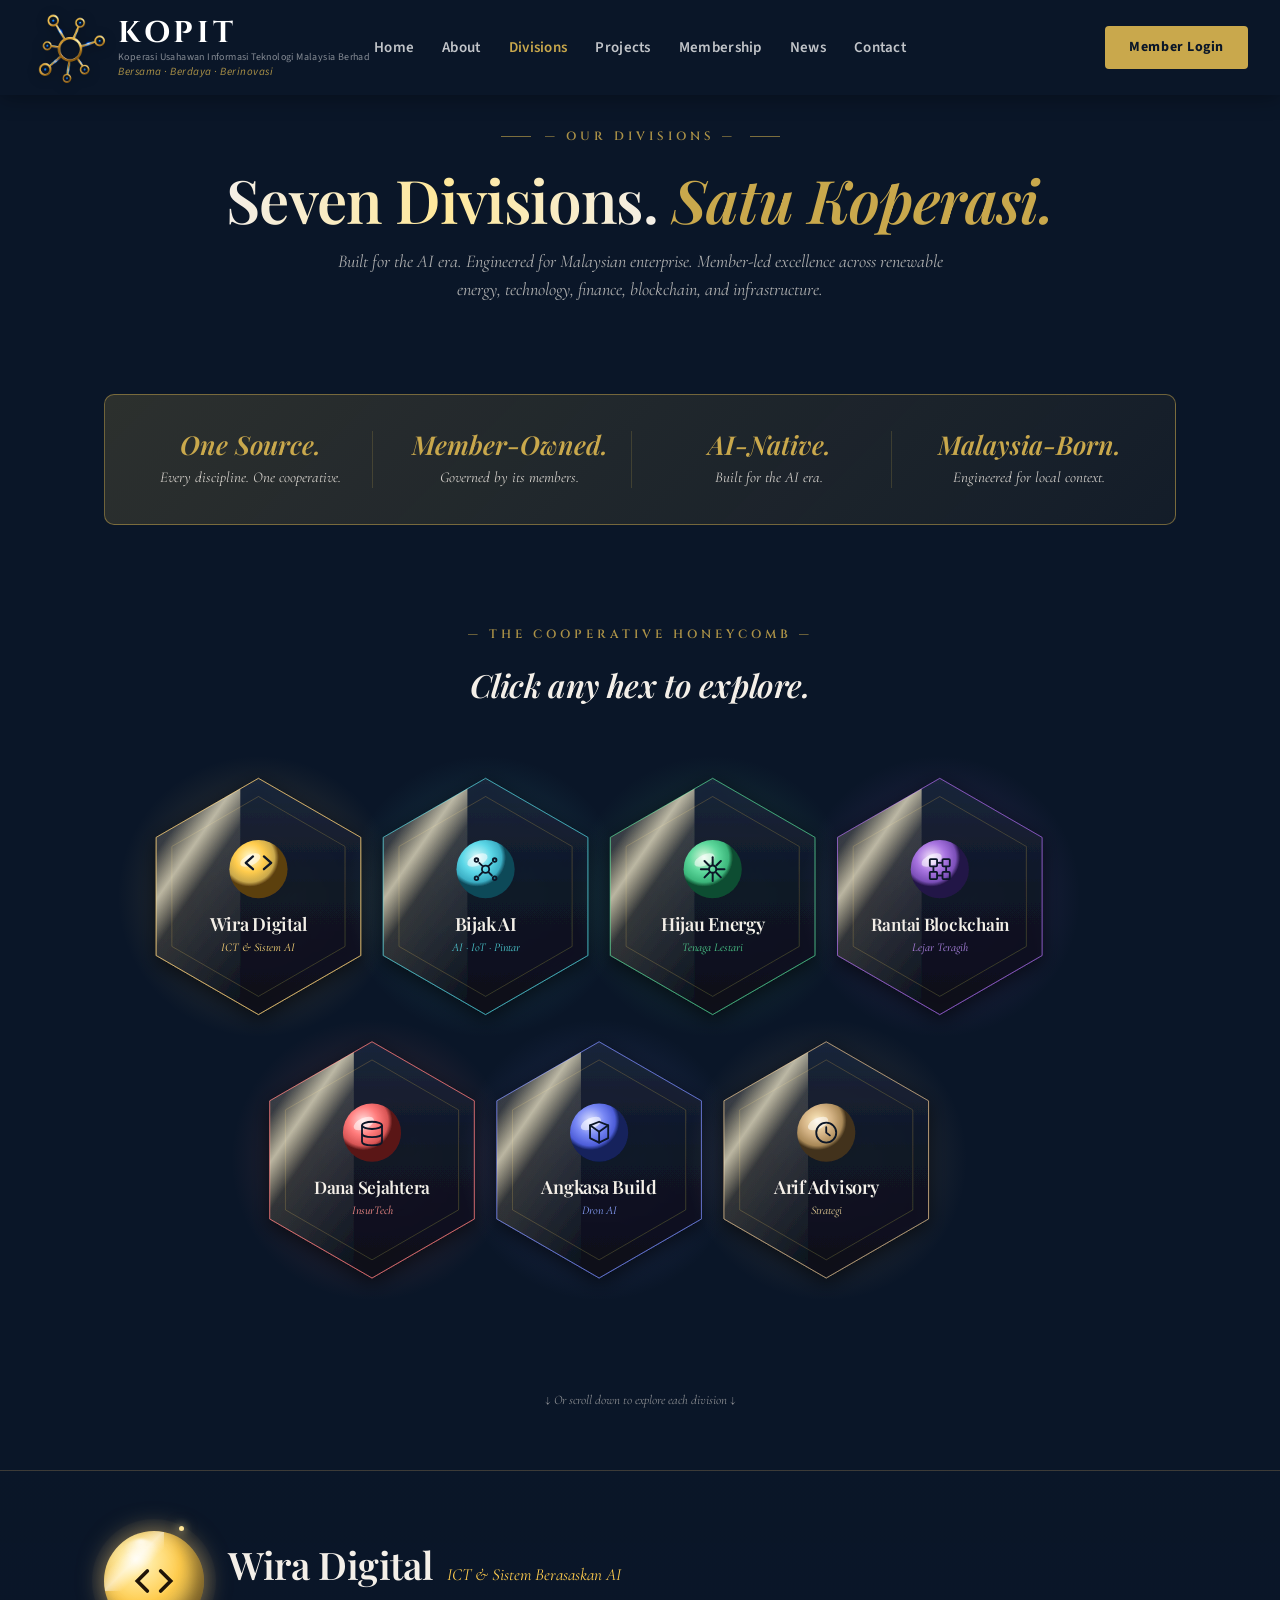
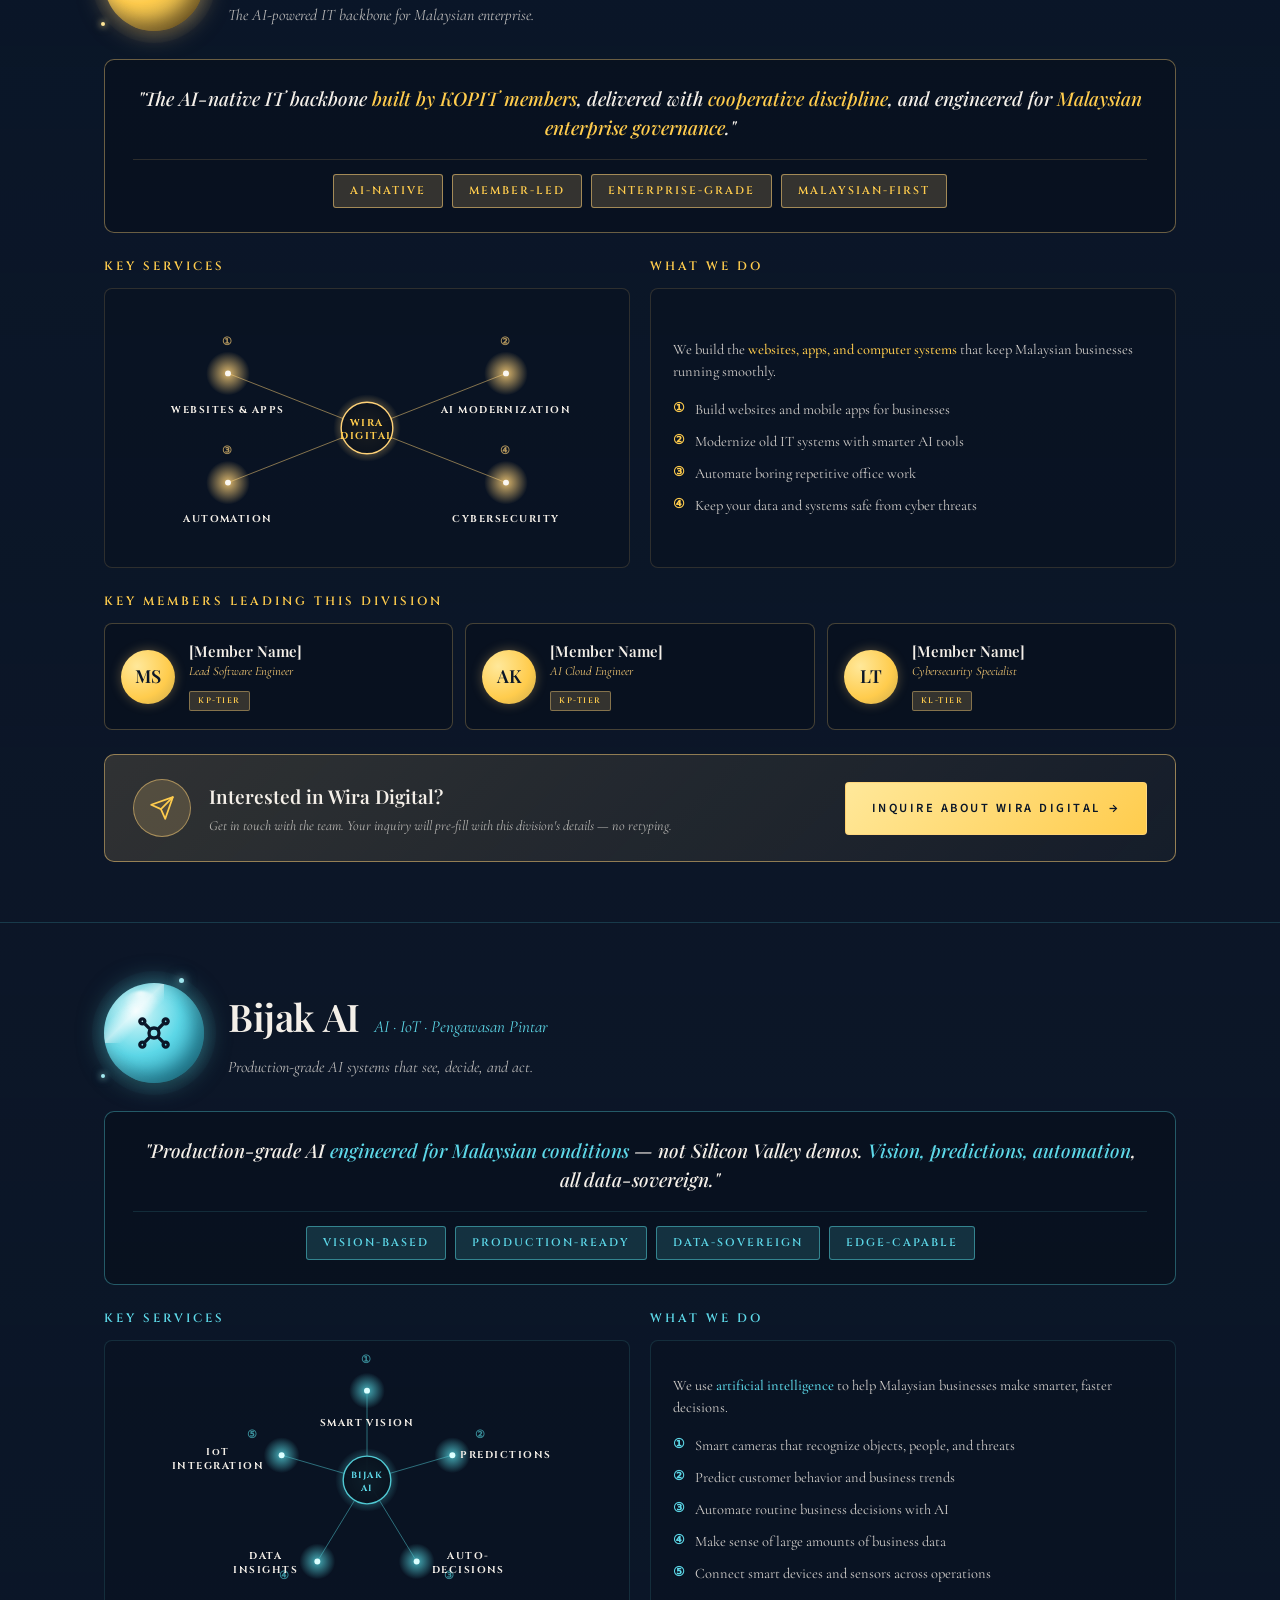
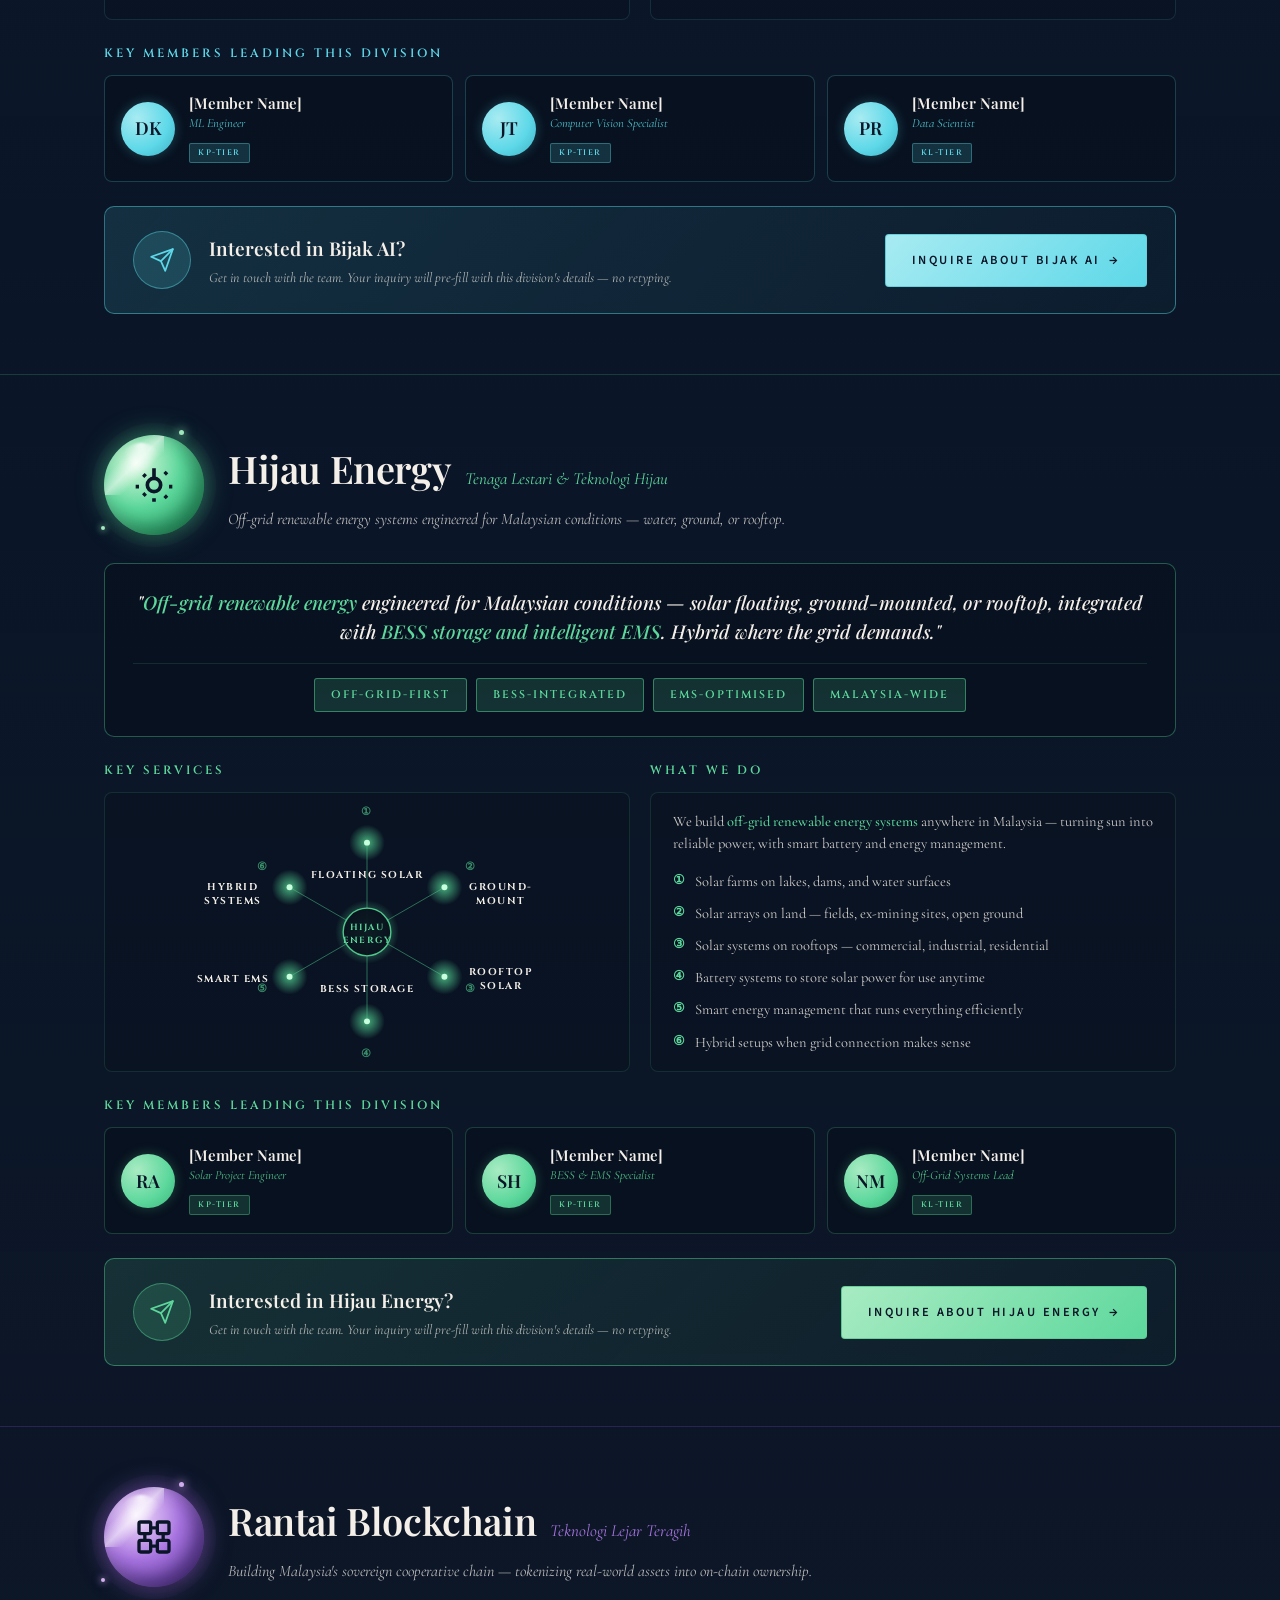
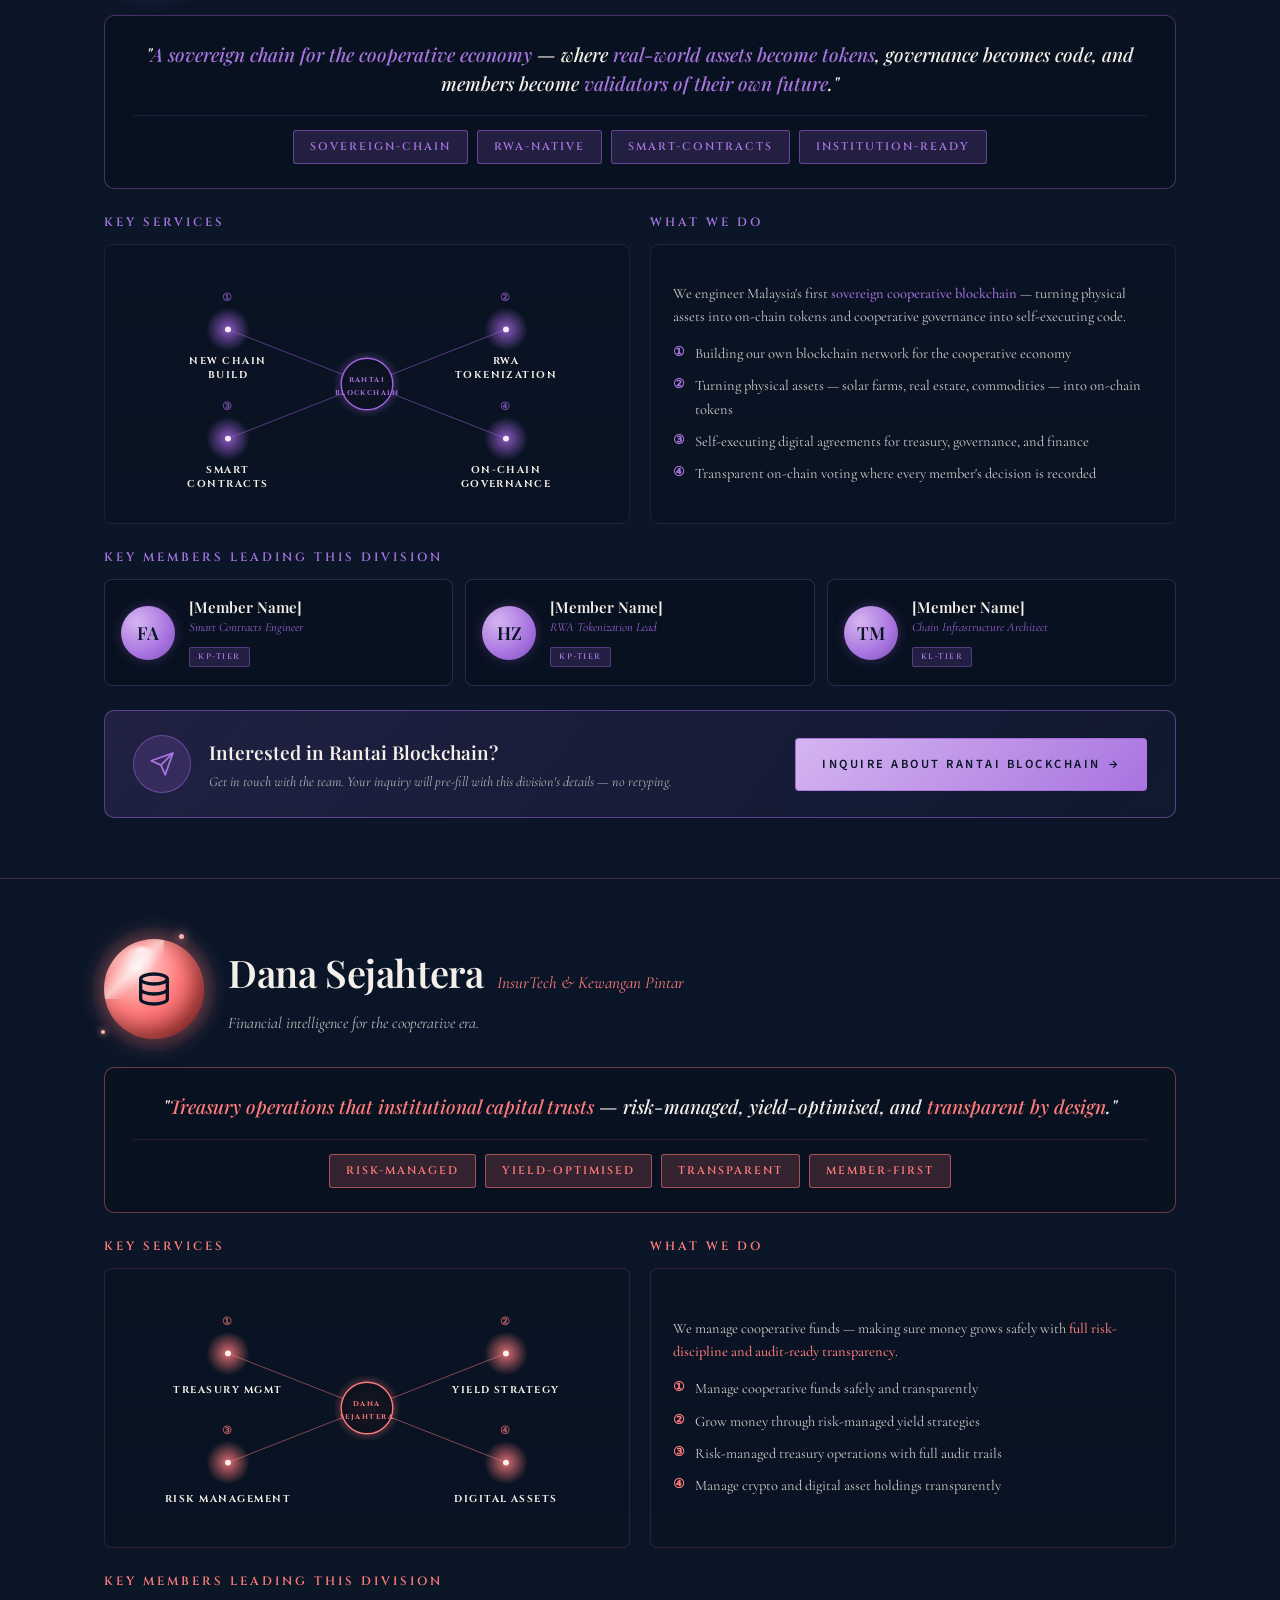
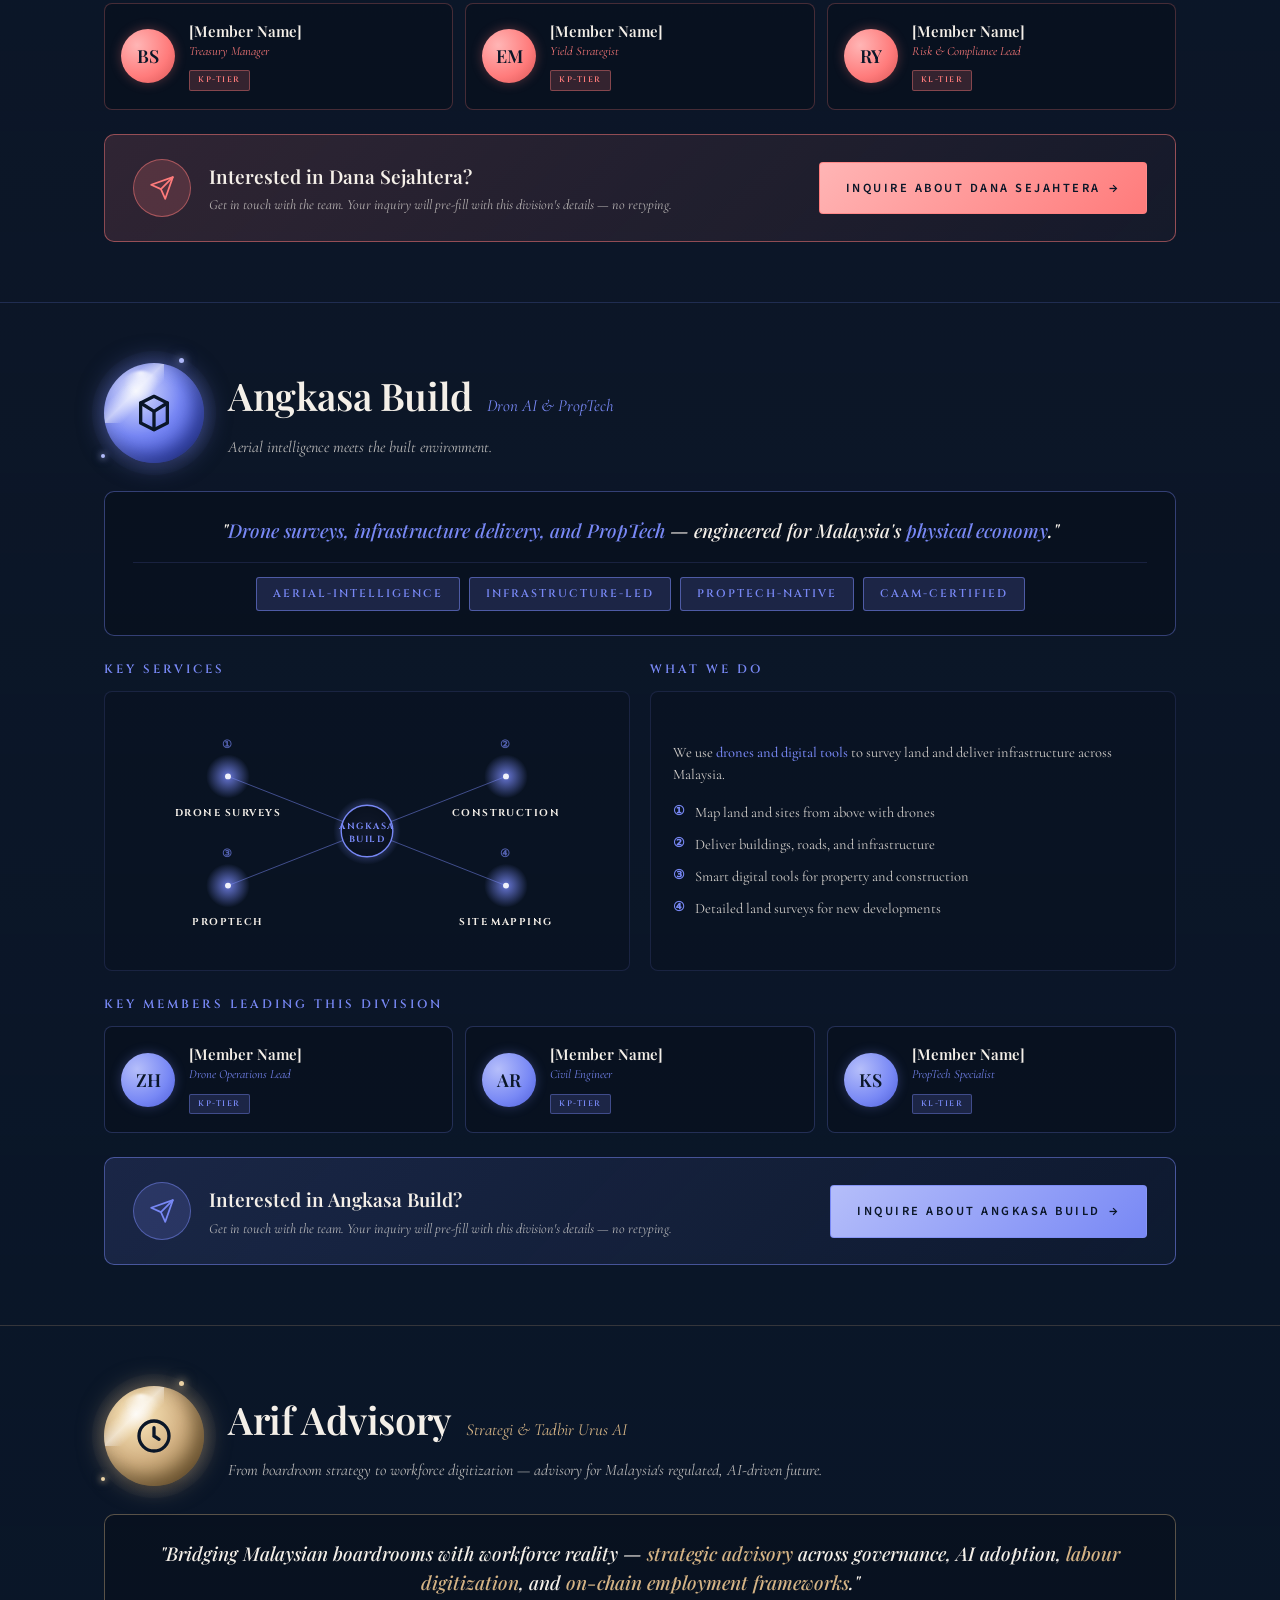
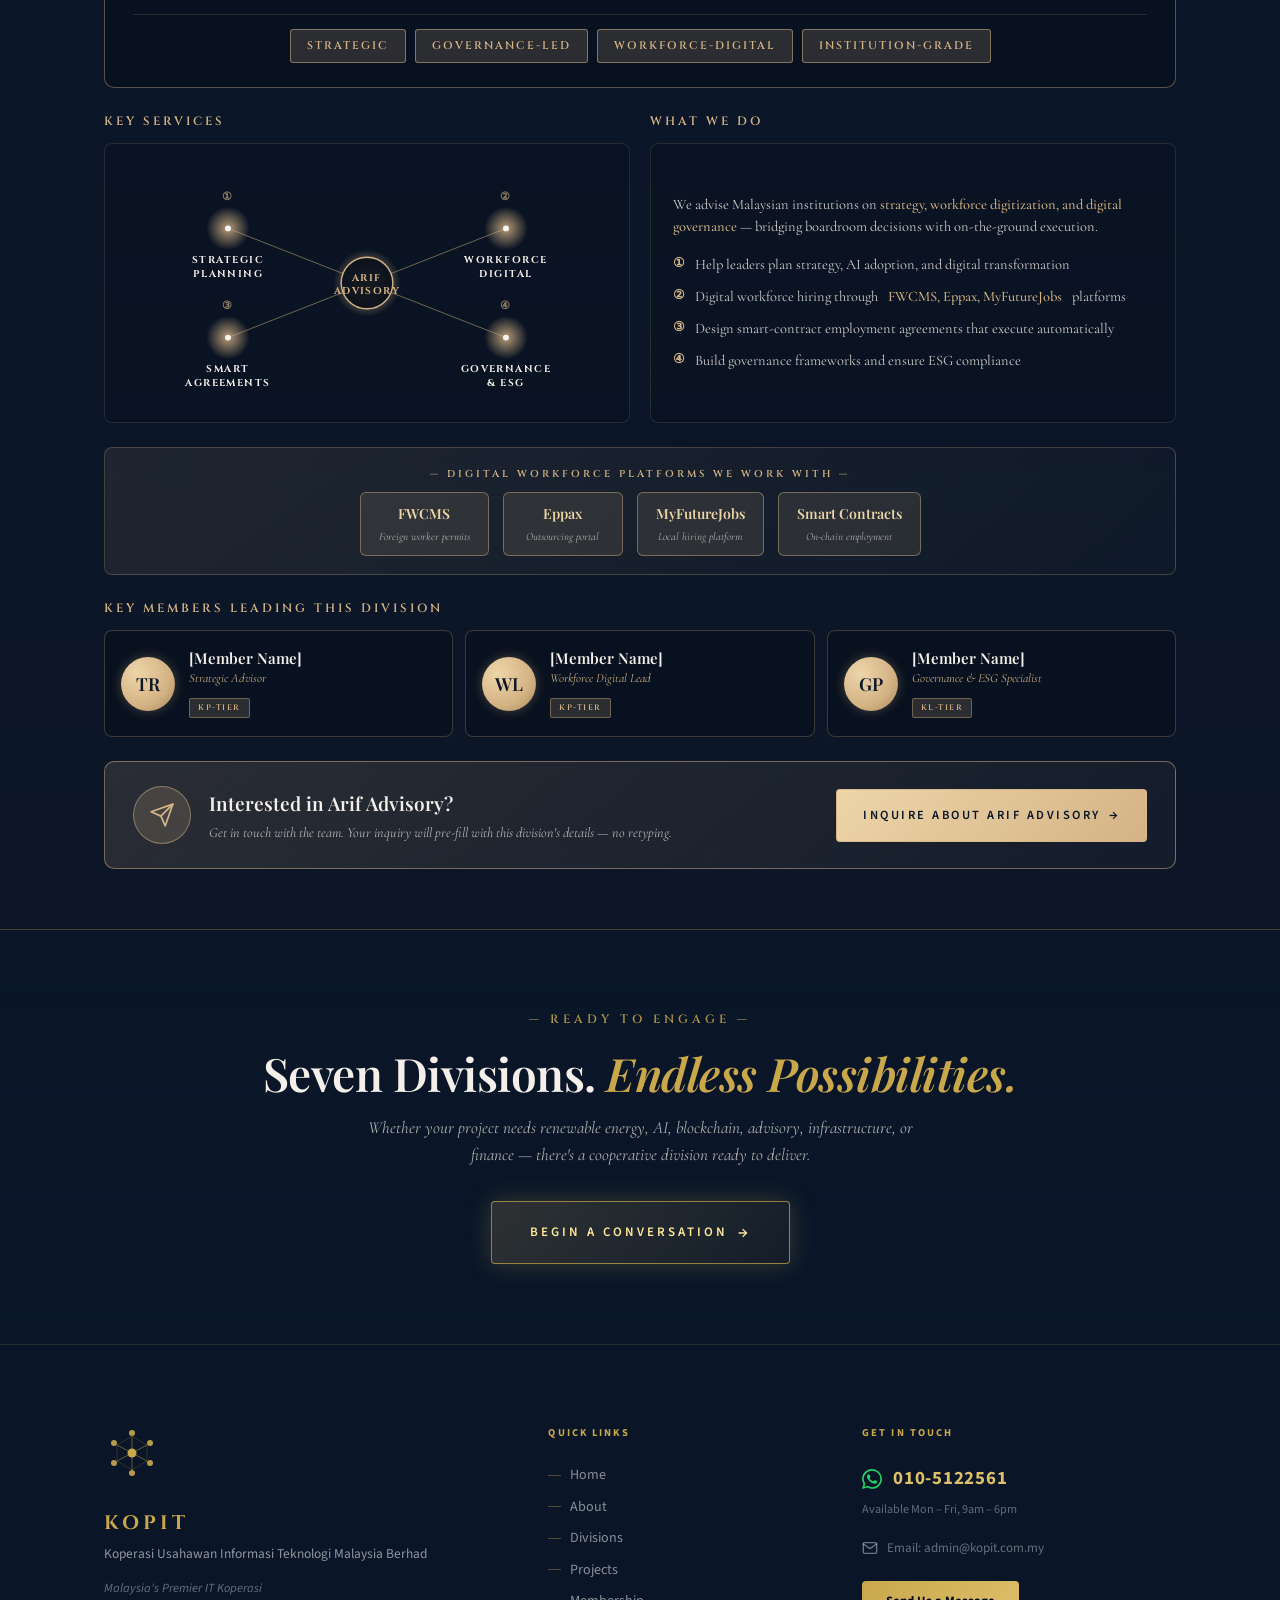
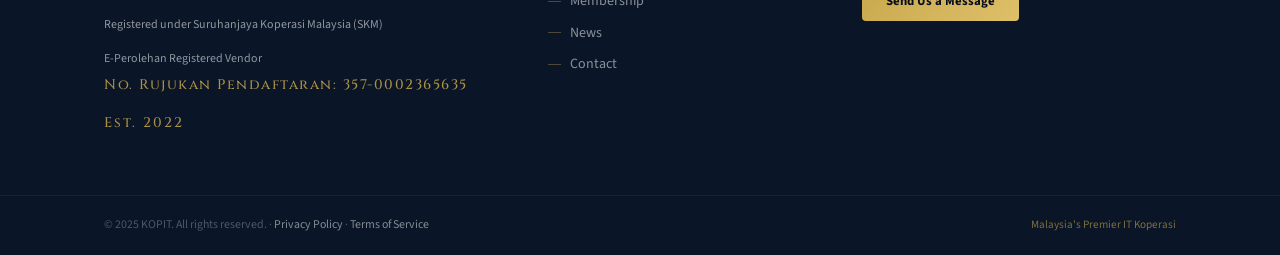
<file: divisions.html>
<!DOCTYPE html>
<html lang="en">
<head>
<meta charset="UTF-8">
<meta name="viewport" content="width=device-width, initial-scale=1.0">
<title>Divisions · KOPIT — Seven Divisions, Satu Koperasi</title>
<meta name="description" content="KOPIT's seven cooperative divisions — Wira Digital, Bijak AI, Hijau Energy, Rantai Blockchain, Dana Sejahtera, Angkasa Build, Arif Advisory. Built for the AI era. Engineered for Malaysian enterprise.">
<link rel="preconnect" href="https://fonts.googleapis.com">
<link rel="preconnect" href="https://fonts.gstatic.com" crossorigin>
<link href="https://fonts.googleapis.com/css2?family=Cinzel:wght@400;600;700&family=Playfair+Display:ital,wght@0,400;0,500;0,600;0,700;1,400;1,500;1,600&family=Source+Sans+3:wght@300;400;500;600;700&family=Cormorant+Garamond:ital,wght@0,400;0,500;1,300;1,400;1,500&display=swap" rel="stylesheet">
<style>
/* ═══════════════════════════════════════════
   1. RESET & BASE
═══════════════════════════════════════════ */
*,*::before,*::after{box-sizing:border-box;margin:0;padding:0}
html{scroll-behavior:smooth;font-size:16px}
body{font-family:'Source Sans 3',sans-serif;color:#F4EFE8;background:#0A1628;overflow-x:hidden;line-height:1.6}
a{text-decoration:none;color:inherit;transition:all .25s ease}
ul{list-style:none}
img{max-width:100%;display:block}

:root{
  --navy:#0A1628;--navy-dk:#060D1A;--gold:#C9A84C;--gold-dk:#A8862A;--gold-lt:#DEC06A;
  --bg:#F8F6F1;--text:#2C2C2C;--white:#FFFFFF;--cw:1160px;--nav-h:95px;
}
.wrap{max-width:var(--cw);margin:0 auto;padding:0 44px}

/* ══════════════════════════════════════════
   NAVBAR
══════════════════════════════════════════ */
.navbar{position:fixed;top:0;left:0;right:0;z-index:1000;height:var(--nav-h);background:var(--navy);box-shadow:0 2px 20px rgba(0,0,0,.35);display:flex;align-items:center;transition:height .35s ease, padding .35s ease, box-shadow .35s ease;}
.navbar.scrolled{height:65px}
.nav-inner{max-width:1600px;margin:0 auto;padding:0 32px;display:grid;grid-template-columns:1fr auto 1fr;align-items:center;width:100%;}
.nav-right{display:flex;align-items:center;justify-content:flex-end;gap:12px}
#kopitLogo{background:transparent;display:block;flex-shrink:0;width:75px;height:75px;transition:width .35s ease, height .35s ease;}
.navbar.scrolled #kopitLogo{width:55px;height:55px}
#kopitLogo{position:relative;}
#kopitLogo .mark-img{width:100%;height:100%;object-fit:contain;display:block;filter:drop-shadow(0 2px 6px rgba(0,0,0,0.4));}
#kopitLogo .pulse-dot{position:absolute;left:var(--x);top:var(--y);width:14%;height:14%;border-radius:50%;background:radial-gradient(circle, rgba(180,220,255,0.95) 0%, rgba(90,158,245,0.55) 35%, rgba(90,158,245,0) 70%);transform:translate(-50%,-50%) scale(0.4);pointer-events:none;mix-blend-mode:screen;opacity:0;animation:dotPulse 3.2s ease-in-out infinite;animation-delay:var(--d);}
@keyframes dotPulse{0%,100%{opacity:0;transform:translate(-50%,-50%) scale(0.4);}50%{opacity:0.9;transform:translate(-50%,-50%) scale(1.0);}}
.logo-unit{display:flex;align-items:center;gap:11px;flex-shrink:0;cursor:pointer}
.logo-text-block{display:flex;flex-direction:column;justify-content:center}
.lt-1{font-family:'Cinzel','Playfair Display',serif;font-size:30px;font-weight:700;color:#ffffff;letter-spacing:4px;margin-bottom:2px;display:block;line-height:1;transition:font-size .35s ease;}
.navbar.scrolled .lt-1{font-size:24px}
.lt-2{font-family:'Source Sans 3',sans-serif;font-size:10px;color:rgba(255,255,255,0.5);letter-spacing:.4px;white-space:nowrap;display:block;overflow:hidden;max-height:18px;opacity:1;margin-bottom:2px;line-height:1.4;transition:opacity .35s ease, max-height .35s ease, margin-bottom .35s ease;}
.lt-3{font-family:'Source Sans 3',sans-serif;font-size:11px;font-style:italic;color:rgba(201,168,76,.85);letter-spacing:.5px;display:block;line-height:1;}
.navbar.scrolled .lt-2{opacity:0;max-height:0;margin-bottom:0;overflow:hidden}
.nav-links{display:flex;align-items:center;justify-content:center;gap:24px}
.nl{font-family:'Source Sans 3',sans-serif;font-size:15px;font-weight:600;letter-spacing:.3px;color:rgba(255,255,255,.75);padding:4px 2px;border-radius:4px;transition:all .2s ease;}
.nl:hover,.nl.active{color:var(--gold);background:transparent}
.lang-toggle{display:none}
.lang-btn{font-family:Arial,sans-serif;font-size:11px;font-weight:700;letter-spacing:1.5px;padding:5px 12px;border-radius:3px;cursor:pointer;transition:all .2s ease;border:1.5px solid var(--gold);background:transparent;color:var(--gold);}
.lang-btn.active{background:var(--gold);color:var(--navy-dk)}
.lang-btn:hover:not(.active){background:rgba(201,168,76,.12)}
.nav-cta{font-family:'Source Sans 3',sans-serif;font-size:14px;font-weight:700;letter-spacing:.04em;background:var(--gold);color:var(--navy);border:none;padding:10px 24px;border-radius:4px;flex-shrink:0;transition:all .2s ease;}
.nav-cta:hover{background:var(--gold-dk);color:var(--navy)}
.hamburger{display:none;flex-direction:column;gap:5px;background:none;border:none;cursor:pointer;padding:4px;margin-left:8px;}
.hamburger span{display:block;width:22px;height:2px;background:var(--gold);border-radius:2px;transition:all .25s ease;}
.hamburger.open span:nth-child(1){transform:rotate(45deg) translate(5px,5px)}
.hamburger.open span:nth-child(2){opacity:0}
.hamburger.open span:nth-child(3){transform:rotate(-45deg) translate(5px,-5px)}
.nav-links.open{right:0 !important}

/* ══════════════════════════════════════════
   ANIMATION KEYFRAMES + BINDINGS
══════════════════════════════════════════ */
@keyframes textShimmer { 0% { background-position: -200% center; } 100% { background-position: 200% center; } }
@keyframes orbBreathe { 0%, 100% { filter: brightness(1.05); } 50% { filter: brightness(1.18); } }
@keyframes auraPulse { 0%, 100% { transform: scale(1); opacity: 0.45; } 50% { transform: scale(1.18); opacity: 0.75; } }
@keyframes shineSweep { 0%, 100% { transform: translate(-150%, -150%) rotate(35deg); } 50% { transform: translate(150%, 150%) rotate(35deg); } }
@keyframes sparkle { 0%, 100% { opacity: 0; transform: scale(0.6); } 50% { opacity: 1; transform: scale(1.3); } }
@keyframes nodeFloat { 0%, 100% { opacity: 0.7; } 50% { opacity: 1; } }
@keyframes beam { 0%, 100% { opacity: 0.3; } 50% { opacity: 0.8; } }
@keyframes ctaGlow { 0%, 100% { box-shadow: 0 0 18px var(--dglow, rgba(201,168,76,0.25)); } 50% { box-shadow: 0 0 30px var(--dglow, rgba(201,168,76,0.45)); } }
.dsec-orb-body { animation: orbBreathe 4s ease-in-out infinite; }
.dsec-orb-aura { animation: auraPulse 4s ease-in-out infinite; }
.dsec-orb-shine-band { animation: shineSweep 5s ease-in-out infinite; }
.dsec-orb-spark { animation: sparkle 3s ease-in-out infinite; }
.node-orb { animation: nodeFloat 4s ease-in-out infinite; }
.beam-line { animation: beam 3s ease-in-out infinite; }
.dsec-inquiry-btn { animation: ctaGlow 4s ease-in-out infinite; }
.div-hero-shimmer{background:linear-gradient(90deg,#F4EFE8 0%,#FFE89A 25%,#F4EFE8 50%,#FFE89A 75%,#F4EFE8 100%);background-size:200% auto;-webkit-background-clip:text;background-clip:text;-webkit-text-fill-color:transparent;animation:textShimmer 6s linear infinite;}
.div-section{scroll-margin-top:100px}

/* ══════════════════════════════════════════
   PREMIUM 3D ORB STRUCTURE
══════════════════════════════════════════ */
.dsec-orb{width:100px;height:100px;flex-shrink:0;position:relative;}
.dsec-orb-aura{position:absolute;inset:-12px;border-radius:50%;pointer-events:none;}
.dsec-orb-spark{position:absolute;border-radius:50%;pointer-events:none;}
.dsec-orb-shadow{position:absolute;bottom:-2px;left:50%;transform:translateX(-50%);width:75px;height:10px;background:radial-gradient(ellipse,rgba(0,0,0,0.6) 0%,transparent 70%);filter:blur(3px);}
.dsec-orb-body{width:100px;height:100px;border-radius:50%;display:flex;align-items:center;justify-content:center;position:relative;overflow:hidden;}
.dsec-orb-shine{position:absolute;inset:0;overflow:hidden;border-radius:50%;pointer-events:none;}
.dsec-orb-shine-band{position:absolute;top:0;left:0;width:60%;height:60%;background:linear-gradient(135deg,transparent 35%,rgba(255,255,255,0.5) 50%,transparent 65%);}
.dsec-orb-gloss{position:absolute;top:8%;left:18%;width:38%;height:30%;background:radial-gradient(ellipse at 50% 0%,rgba(255,255,255,0.85) 0%,rgba(255,255,255,0.4) 30%,transparent 70%);border-radius:50%;filter:blur(1px);}
.dsec-orb-icon{position:relative;z-index:2;}

/* ══════════════════════════════════════════
   HERO
══════════════════════════════════════════ */
.div-hero{background:var(--navy);padding:120px 0 60px;text-align:center;position:relative;overflow:hidden;}
.div-hero-label-wrap{display:inline-flex;align-items:center;gap:14px;margin-bottom:20px;}
.div-hero-label-line{width:30px;height:1px;background:rgba(201,168,76,0.6);}
.div-hero-label-wrap::after{content:'';width:30px;height:1px;background:rgba(201,168,76,0.6);}
.div-hero-label{font-family:'Cinzel',serif;font-size:12px;letter-spacing:4px;color:rgba(201,168,76,0.85);font-weight:600;}
.div-hero-headline{font-family:'Playfair Display',serif;font-size:60px;font-weight:600;letter-spacing:-0.6px;line-height:1.1;margin:0 0 16px;}
.div-hero-italic{color:var(--gold);font-style:italic;}
.div-hero-sub{font-family:'Cormorant Garamond',serif;font-style:italic;font-size:18px;color:rgba(244,239,232,0.7);max-width:640px;margin:0 auto;line-height:1.55;}

/* ══════════════════════════════════════════
   IDENTITY DECLARATION STRIP
══════════════════════════════════════════ */
.div-identity{background:var(--navy);padding:30px 0 60px;}
.div-identity-strip{max-width:1100px;margin:0 auto;background:linear-gradient(135deg,rgba(201,168,76,0.18),rgba(201,168,76,0.05));border:0.5px solid rgba(201,168,76,0.5);border-radius:10px;padding:36px 24px;display:grid;grid-template-columns:repeat(4,1fr);gap:16px;}
.div-identity-box{text-align:center;border-right:0.5px solid rgba(201,168,76,0.2);padding:0 14px;transition:transform 0.3s ease;}
.div-identity-box:last-child{border-right:none;}
.div-identity-box:hover{transform:translateY(-2px);}
.div-identity-word{font-family:'Playfair Display',serif;font-size:26px;font-weight:600;color:#C9A84C;line-height:1.1;font-style:italic;}
.div-identity-sub{font-family:'Cormorant Garamond',serif;font-size:15px;color:rgba(244,239,232,0.85);margin-top:8px;font-style:italic;line-height:1.4;}

/* ══════════════════════════════════════════
   HONEYCOMB TEASER (REAL SVG HEXAGONS)
══════════════════════════════════════════ */
.div-honeycomb-teaser{background:var(--navy);padding:40px 0 60px;}
.div-honeycomb-eyebrow{font-family:'Cinzel',serif;font-size:12px;letter-spacing:4px;color:rgba(201,168,76,0.85);font-weight:600;text-align:center;margin-bottom:14px;}
.div-honeycomb-title{font-family:'Playfair Display',serif;font-size:32px;font-weight:600;color:#F4EFE8;text-align:center;letter-spacing:-0.4px;margin:0 0 32px;font-style:italic;}
.div-honeycomb-stage{max-width:1180px;margin:0 auto;}
.div-honeycomb-stage svg{width:100%;height:auto;display:block;overflow:visible;}
.div-honeycomb-hint{font-family:'Cormorant Garamond',serif;font-style:italic;font-size:13px;color:rgba(244,239,232,0.55);text-align:center;margin:30px 0 0;}

/* SVG honeycomb interactions + animations */
.div-hc-card{transition:transform 0.5s cubic-bezier(0.4,0,0.2,1);cursor:pointer;transform-origin:center;transform-box:fill-box;text-decoration:none;}
.div-hc-card:hover{transform:scale(1.07) translateY(-6px);}
.div-hc-card:hover .div-hc-bg{filter:brightness(1.25);}
.div-hc-card:hover .div-hc-glow{opacity:1!important;}
.div-hc-glow{animation:auraPulse 3.5s ease-in-out infinite;transform-origin:center;transform-box:fill-box;}
.div-hc-border{animation:hexBorderBreathe 4s ease-in-out infinite;}
.div-hc-orb{animation:hexOrbBreathe 4s ease-in-out infinite;transform-origin:center;transform-box:fill-box;}
.div-hc-shine-1{animation:hexShineSweep 6s ease-in-out infinite;animation-delay:0s;}
.div-hc-shine-2{animation:hexShineSweep 6s ease-in-out infinite;animation-delay:0.8s;}
.div-hc-shine-3{animation:hexShineSweep 6s ease-in-out infinite;animation-delay:1.6s;}
.div-hc-shine-4{animation:hexShineSweep 6s ease-in-out infinite;animation-delay:2.4s;}
.div-hc-shine-5{animation:hexShineSweep 6s ease-in-out infinite;animation-delay:3.2s;}
.div-hc-shine-6{animation:hexShineSweep 6s ease-in-out infinite;animation-delay:4.0s;}
.div-hc-shine-7{animation:hexShineSweep 6s ease-in-out infinite;animation-delay:4.8s;}
@keyframes hexShineSweep{0%{transform:translateX(-200px) rotate(25deg);opacity:0;}10%{opacity:0.85;}50%{opacity:0.85;}90%{opacity:0.85;}100%{transform:translateX(200px) rotate(25deg);opacity:0;}}
@keyframes hexBorderBreathe{0%,100%{stroke-opacity:0.6;stroke-width:1.5;}50%{stroke-opacity:1;stroke-width:2;}}
@keyframes hexOrbBreathe{0%,100%{filter:brightness(1.05) drop-shadow(0 0 16px var(--g)) drop-shadow(0 0 28px var(--g2));}50%{filter:brightness(1.2) drop-shadow(0 0 26px var(--g)) drop-shadow(0 0 44px var(--g2));}}

/* ══════════════════════════════════════════
   DIVISION SECTION
══════════════════════════════════════════ */
.div-section{padding:60px 0;border-top:0.5px solid rgba(var(--dcol-rgb),0.2);}
.div-section:nth-of-type(odd){background:linear-gradient(180deg,rgba(15,22,38,0.4) 0%,rgba(10,22,40,0.6) 100%);}
.div-section:nth-of-type(even){background:linear-gradient(180deg,rgba(10,22,40,0.6) 0%,rgba(15,22,38,0.4) 100%);}

.dsec-header{display:flex;align-items:center;gap:24px;margin-bottom:28px;}
.dsec-title-row{display:flex;align-items:baseline;gap:14px;flex-wrap:wrap;margin-bottom:8px;}
.dsec-name{font-family:'Playfair Display',serif;font-size:38px;font-weight:600;color:#F4EFE8;margin:0;letter-spacing:-0.4px;}
.dsec-bm{font-family:'Cormorant Garamond',serif;font-style:italic;font-size:17px;color:var(--dcol);}
.dsec-desc{font-family:'Cormorant Garamond',serif;font-size:16px;color:rgba(244,239,232,0.75);margin:0;line-height:1.55;font-style:italic;}

.dsec-anchor-box{background:rgba(8,16,28,0.6);border:0.5px solid rgba(var(--dcol-rgb),0.4);border-radius:10px;padding:24px 28px;margin-bottom:24px;}
.dsec-anchor-statement{font-family:'Playfair Display',serif;font-style:italic;font-size:19px;color:#F4EFE8;margin:0 0 18px;line-height:1.5;text-align:center;font-weight:500;}
.dsec-anchor-statement .accent{color:var(--dcol);}
.dsec-tags{display:flex;flex-wrap:wrap;gap:9px;justify-content:center;padding-top:14px;border-top:0.5px solid rgba(var(--dcol-rgb),0.15);}
.dsec-tag{background:rgba(var(--dcol-rgb),0.18);border:0.5px solid rgba(var(--dcol-rgb),0.55);color:var(--dcol);font-family:'Cinzel',serif;font-size:11px;letter-spacing:2px;font-weight:600;padding:7px 16px;border-radius:3px;}

.dsec-twocol{display:grid;grid-template-columns:1fr 1fr;gap:20px;margin-bottom:24px;}
.dsec-col-label{font-family:'Cinzel',serif;font-size:12px;letter-spacing:3px;color:var(--dcol);font-weight:600;margin-bottom:12px;}
.dsec-services,.dsec-whatwedo{background:rgba(8,16,28,0.4);border:0.5px solid rgba(var(--dcol-rgb),0.15);border-radius:8px;height:280px;position:relative;overflow:hidden;}
.dsec-whatwedo{padding:20px 22px;display:flex;flex-direction:column;justify-content:center;}
.dsec-intro{font-family:'Cormorant Garamond',serif;font-size:14.5px;color:rgba(244,239,232,0.85);line-height:1.55;margin:0 0 14px;}
.dsec-intro .accent{color:var(--dcol);font-weight:500;}
.dsec-bullets{list-style:none;padding:0;margin:0;display:flex;flex-direction:column;gap:9px;}
.dsec-bullets li{font-family:'Cormorant Garamond',serif;font-size:14.5px;color:rgba(244,239,232,0.85);display:flex;gap:10px;align-items:flex-start;}
.dsec-bullets li .accent{color:var(--dcol);font-weight:500;}
.bullet-num{color:var(--dcol);flex-shrink:0;font-weight:700;font-family:'Cinzel',serif;font-size:13px;}

/* PLATFORM PARTNERS STRIP (Arif Advisory only) */
.dsec-platforms{background:linear-gradient(135deg,rgba(var(--dcol-rgb),0.1),rgba(var(--dcol-rgb),0.02));border:0.5px solid rgba(var(--dcol-rgb),0.25);border-radius:8px;padding:18px 22px;margin-bottom:24px;}
.dsec-platforms-label{font-family:'Cinzel',serif;font-size:10px;letter-spacing:3px;color:var(--dcol);font-weight:600;margin-bottom:10px;text-align:center;}
.dsec-platforms-grid{display:flex;justify-content:center;gap:14px;flex-wrap:wrap;}
.dsec-platform-chip{background:rgba(var(--dcol-rgb),0.12);border:0.5px solid rgba(var(--dcol-rgb),0.45);border-radius:6px;padding:10px 18px;text-align:center;min-width:120px;transition:all 0.3s ease;}
.dsec-platform-chip:hover{background:rgba(var(--dcol-rgb),0.25);transform:translateY(-1px);}
.dsec-platform-name{font-family:'Playfair Display',serif;font-size:14px;font-weight:600;color:var(--dcol-light);margin-bottom:2px;}
.dsec-platform-desc{font-family:'Cormorant Garamond',serif;font-style:italic;font-size:11px;color:rgba(244,239,232,0.65);}

/* MEMBERS */
.dsec-members{margin-bottom:24px;}
.dsec-members-grid{display:grid;grid-template-columns:repeat(3,1fr);gap:12px;}
.dsec-member-card{background:rgba(8,16,28,0.6);border:0.5px solid rgba(var(--dcol-rgb),0.25);border-radius:8px;padding:18px 16px;display:flex;align-items:center;gap:14px;transition:transform 0.3s ease;}
.dsec-member-card:hover{transform:translateY(-3px);}
.dsec-member-avatar{width:54px;height:54px;border-radius:50%;background:radial-gradient(circle at 30% 30%,var(--dcol-light),var(--dcol) 60%,var(--dcol-mid));display:flex;align-items:center;justify-content:center;flex-shrink:0;font-family:'Playfair Display',serif;font-size:18px;font-weight:600;color:var(--navy);box-shadow:0 0 12px rgba(var(--dcol-rgb),0.3);}
.dsec-member-name{font-family:'Playfair Display',serif;font-size:15px;font-weight:600;color:#F4EFE8;line-height:1.2;margin-bottom:3px;}
.dsec-member-role{font-family:'Cormorant Garamond',serif;font-style:italic;font-size:12.5px;color:rgba(var(--dcol-rgb),0.95);line-height:1.3;margin-bottom:6px;}
.dsec-member-tier{display:inline-block;background:rgba(var(--dcol-rgb),0.18);border:0.5px solid rgba(var(--dcol-rgb),0.4);color:var(--dcol);font-family:'Cinzel',serif;font-size:8px;letter-spacing:1.5px;font-weight:600;padding:3px 8px;border-radius:2px;}

/* INQUIRY BOX */
.dsec-inquiry{background:linear-gradient(135deg,rgba(var(--dcol-rgb),0.15),rgba(var(--dcol-rgb),0.04));border:0.5px solid rgba(var(--dcol-rgb),0.5);border-radius:10px;padding:24px 28px;display:flex;align-items:center;gap:24px;flex-wrap:wrap;}
.dsec-inquiry-text{display:flex;align-items:center;gap:18px;flex:1;min-width:280px;}
.dsec-inquiry-icon{width:58px;height:58px;border-radius:50%;background:rgba(var(--dcol-rgb),0.18);border:0.5px solid rgba(var(--dcol-rgb),0.5);color:var(--dcol);display:flex;align-items:center;justify-content:center;flex-shrink:0;}
.dsec-inquiry-title{font-family:'Playfair Display',serif;font-size:19px;font-weight:600;color:#F4EFE8;margin-bottom:4px;}
.dsec-inquiry-sub{font-family:'Cormorant Garamond',serif;font-style:italic;font-size:14px;color:rgba(244,239,232,0.7);margin:0;line-height:1.4;}
.dsec-inquiry-btn{font-family:'Source Sans 3',sans-serif;font-size:12.5px;font-weight:600;letter-spacing:2.5px;text-transform:uppercase;color:var(--navy);text-decoration:none;display:inline-flex;align-items:center;gap:8px;padding:14px 26px;background:linear-gradient(135deg,var(--dcol-light),var(--dcol));border-radius:4px;border:0.5px solid rgba(var(--dcol-rgb),0.7);transition:transform 0.3s ease;}
.dsec-inquiry-btn:hover{transform:translateY(-2px);}
.dsec-inquiry-btn span{font-size:14px;}

/* ══════════════════════════════════════════
   FINAL CTA
══════════════════════════════════════════ */
.div-final-cta{padding:80px 0;background:linear-gradient(180deg,rgba(10,22,40,0.6) 0%,var(--navy) 100%);border-top:0.5px solid rgba(201,168,76,0.3);text-align:center;}
.div-cta-label{font-family:'Cinzel',serif;font-size:12px;letter-spacing:4px;color:rgba(201,168,76,0.85);font-weight:600;margin-bottom:18px;}
.div-cta-headline{font-family:'Playfair Display',serif;font-size:46px;font-weight:600;color:#F4EFE8;letter-spacing:-0.5px;line-height:1.1;margin:0 0 16px;}
.gold-italic{color:var(--gold);font-style:italic;}
.div-cta-sub{font-family:'Cormorant Garamond',serif;font-style:italic;font-size:17px;color:rgba(244,239,232,0.7);max-width:580px;margin:0 auto 32px;}
.div-cta-btn{font-family:'Source Sans 3',sans-serif;font-size:13px;font-weight:600;letter-spacing:3px;text-transform:uppercase;color:#FFE89A;text-decoration:none;display:inline-flex;align-items:center;gap:10px;padding:18px 38px;border:0.5px solid rgba(201,168,76,0.7);border-radius:4px;background:linear-gradient(135deg,rgba(255,210,120,0.15),rgba(201,168,76,0.05));box-shadow:0 0 24px rgba(201,168,76,0.25);transition:transform 0.3s ease;}
.div-cta-btn:hover{transform:translateY(-2px);}
.div-cta-btn span{font-size:16px;}

/* ══════════════════════════════════════════
   FOOTER
══════════════════════════════════════════ */
.footer{background:var(--navy);border-top:1px solid rgba(201,168,76,.14)}
.footer-main{padding:80px 0 60px}
.footer-grid{display:grid;grid-template-columns:1.5fr 1fr 1.2fr;gap:52px;}
.f-svg-wrap{margin-bottom:18px}
.f-logo-name{font-family:'Cinzel',serif;font-size:1.22rem;letter-spacing:4px;font-weight:700;color:var(--gold);margin-bottom:4px;}
.f-tagline{font-family:'Source Sans 3',sans-serif;font-size:.84rem;color:rgba(255,255,255,.55);line-height:1.6;margin-bottom:14px;}
.f-premier{font-family:'Source Sans 3',sans-serif;font-size:.78rem;font-style:italic;color:rgba(255,255,255,.38);margin-bottom:14px;}
.f-head{font-family:'Source Sans 3',sans-serif;font-size:.66rem;font-weight:700;letter-spacing:.2em;text-transform:uppercase;color:var(--gold);margin-bottom:22px;}
.f-nav-list{display:flex;flex-direction:column;gap:9px}
.f-nav-list li a{display:flex;align-items:center;gap:9px;font-family:'Source Sans 3',sans-serif;font-size:.88rem;color:rgba(255,255,255,.52);transition:all .2s ease;}
.f-nav-list li a::before{content:'';width:13px;height:1px;background:var(--gold);opacity:.35;flex-shrink:0;transition:all .2s ease;}
.f-nav-list li a:hover{color:var(--gold-lt);padding-left:5px}
.f-nav-list li a:hover::before{width:18px;opacity:1}
.f-wa{display:inline-flex;align-items:center;gap:11px;font-family:'Source Sans 3',sans-serif;font-size:1.18rem;font-weight:700;color:var(--gold-lt);letter-spacing:.04em;margin-bottom:6px;transition:all .2s ease;}
.f-wa:hover{color:#EDD47E}
.f-hours{font-family:'Source Sans 3',sans-serif;font-size:.76rem;color:rgba(255,255,255,.36);margin-bottom:18px}
.f-email{display:flex;align-items:center;gap:9px;font-family:'Source Sans 3',sans-serif;font-size:.86rem;color:rgba(255,255,255,.48);margin-bottom:22px;}
.f-contact-btn{display:inline-block;font-family:'Source Sans 3',sans-serif;font-size:.8rem;font-weight:700;color:var(--navy-dk);background:linear-gradient(135deg,var(--gold),var(--gold-lt));padding:10px 24px;border-radius:4px;transition:all .2s ease;}
.f-contact-btn:hover{transform:translateY(-1px);box-shadow:0 5px 20px rgba(201,168,76,.35)}
.footer-bar{border-top:1px solid rgba(255,255,255,.055);padding:20px 0}
.footer-bar-inner{display:flex;align-items:center;justify-content:space-between;gap:16px;flex-wrap:wrap;}
.footer-bar-inner p{font-family:'Source Sans 3',sans-serif;font-size:.74rem;color:rgba(255,255,255,.28);}
.bar-r{font-size:.7rem !important;color:rgba(201,168,76,.6) !important;white-space:nowrap}
.bar-legal{color:rgba(255,255,255,.5);text-decoration:none;transition:color .2s ease;}
.bar-legal:hover{color:#C9A84C;}

/* ══════════════════════════════════════════
   RESPONSIVE
══════════════════════════════════════════ */
@media(max-width:1024px){.nl{padding:6px 9px;font-size:.76rem}}
@media(max-width:900px){
  :root{--nav-h:72px}
  .wrap{padding:0 22px}
  .hamburger{display:flex}
  .nav-cta{display:none}
  .nav-links{position:fixed;top:0;right:-100%;width:268px;height:100vh;background:var(--navy-dk);flex-direction:column;align-items:flex-start;padding:80px 26px 36px;gap:3px;border-left:1px solid rgba(201,168,76,.14);transition:right .38s ease;z-index:999;box-shadow:-18px 0 55px rgba(0,0,0,.38);}
  .nav-links.open{right:0}
  .nl{font-size:.92rem;padding:11px 14px;width:100%}
  .footer-grid{grid-template-columns:1fr;gap:36px}
  .footer-bar-inner{flex-direction:column;align-items:flex-start;gap:5px}
  .footer-main{padding:56px 0 44px}
  .lt-2{display:none}
  .div-hero-headline{font-size:46px;}
  .div-identity-strip{grid-template-columns:repeat(2,1fr);}
  .div-identity-box:nth-child(2){border-right:none;}
  .div-identity-box{border-bottom:0.5px solid rgba(201,168,76,0.2);padding-bottom:18px;}
  .div-identity-box:nth-child(3),.div-identity-box:nth-child(4){border-bottom:none;padding-bottom:0;padding-top:18px;}
  .div-honeycomb-title{font-size:24px;}
  .dsec-twocol{grid-template-columns:1fr;}
  .dsec-members-grid{grid-template-columns:1fr;}
  .dsec-inquiry{flex-direction:column;align-items:flex-start;}
  .dsec-inquiry-text{width:100%;}
  .dsec-platforms-grid{gap:10px;}
}
@media(max-width:600px){
  .div-hero-headline{font-size:36px;}
  .div-identity-strip{grid-template-columns:1fr;padding:24px 16px;}
  .div-identity-box{border-right:none;border-bottom:0.5px solid rgba(201,168,76,0.2);padding:14px 0;}
  .div-identity-box:last-child{border-bottom:none;}
  .div-identity-word{font-size:22px;}
  .div-identity-sub{font-size:14px;}
  .div-honeycomb-title{font-size:20px;}
  .dsec-name{font-size:28px;}
  .dsec-anchor-statement{font-size:16px;}
  .dsec-services{height:240px;}
  .dsec-whatwedo{height:auto;min-height:200px;}
  .div-cta-headline{font-size:32px;}
  .dsec-platform-chip{min-width:100px;padding:8px 14px;}
}
</style>
</head>
<body>

<!-- ══════════════════════════════════════ NAVBAR ══════════════════════════════════════ -->
<nav class="navbar">
  <div class="nav-inner">
    <a href="index.html" aria-label="KOPIT Home">
      <div class="logo-unit">
        <div id="kopitLogo" aria-label="KOPIT mark">
          <img class="mark-img" src="images/logo/mark-2026.png" alt="">
          <span class="pulse-dot" style="--x:28%;--y:14%;--d:0s"></span>
          <span class="pulse-dot" style="--x:64%;--y:17%;--d:0.45s"></span>
          <span class="pulse-dot" style="--x:90%;--y:41%;--d:0.9s"></span>
          <span class="pulse-dot" style="--x:70%;--y:79%;--d:1.35s"></span>
          <span class="pulse-dot" style="--x:46%;--y:91%;--d:1.8s"></span>
          <span class="pulse-dot" style="--x:18%;--y:79%;--d:2.25s"></span>
          <span class="pulse-dot" style="--x:20%;--y:48%;--d:2.7s"></span>
        </div>
        <div class="logo-text-block">
          <span class="lt-1">KOPIT</span>
          <span class="lt-2">Koperasi Usahawan Informasi Teknologi Malaysia Berhad</span>
          <span class="lt-3">Bersama &middot; Berdaya &middot; Berinovasi</span>
        </div>
      </div>
    </a>
    <ul class="nav-links" id="navLinks">
      <li><a href="index.html"      class="nl"        data-en="Home"       data-bm="Utama">Home</a></li>
      <li><a href="about.html"      class="nl"        data-en="About"      data-bm="Tentang">About</a></li>
      <li><a href="divisions.html"  class="nl active" data-en="Divisions"  data-bm="Bahagian">Divisions</a></li>
      <li><a href="projects.html"   class="nl"        data-en="Projects"   data-bm="Projek">Projects</a></li>
      <li><a href="membership.html" class="nl"        data-en="Membership" data-bm="Keahlian">Membership</a></li>
      <li><a href="news.html"       class="nl"        data-en="News"       data-bm="Berita">News</a></li>
      <li><a href="contact.html"    class="nl"        data-en="Contact"    data-bm="Hubungi">Contact</a></li>
    </ul>
    <div class="nav-right">
      <div class="lang-toggle">
        <button class="lang-btn active" id="btnEN" onclick="setLang('en')">EN</button>
        <button class="lang-btn"        id="btnBM" onclick="setLang('bm')">BM</button>
      </div>
      <button class="hamburger" id="hamburger" aria-label="Toggle menu">
        <span></span><span></span><span></span>
      </button>
      <a href="membership.html#member-login" class="nav-cta" data-en="Member Login" data-bm="Log Masuk Ahli">Member Login</a>
    </div>
  </div>
</nav>

<!-- ══════════════════════════════════════ HERO ══════════════════════════════════════ -->
<section class="div-hero">
  <div class="wrap">
    <div class="div-hero-label-wrap">
      <div class="div-hero-label-line"></div>
      <div class="div-hero-label">— OUR DIVISIONS —</div>
    </div>
    <h1 class="div-hero-headline">
      <span class="div-hero-shimmer">Seven Divisions.</span> <span class="div-hero-italic">Satu Koperasi.</span>
    </h1>
    <p class="div-hero-sub">Built for the AI era. Engineered for Malaysian enterprise. Member-led excellence across renewable energy, technology, finance, blockchain, and infrastructure.</p>
  </div>
</section>

<!-- ══════════════════════════════════════ IDENTITY DECLARATION STRIP ══════════════════════════════════════ -->
<section class="div-identity">
  <div class="wrap">
    <div class="div-identity-strip">
      <div class="div-identity-box">
        <div class="div-identity-word">One Source.</div>
        <div class="div-identity-sub">Every discipline. One cooperative.</div>
      </div>
      <div class="div-identity-box">
        <div class="div-identity-word">Member-Owned.</div>
        <div class="div-identity-sub">Governed by its members.</div>
      </div>
      <div class="div-identity-box">
        <div class="div-identity-word">AI-Native.</div>
        <div class="div-identity-sub">Built for the AI era.</div>
      </div>
      <div class="div-identity-box">
        <div class="div-identity-word">Malaysia-Born.</div>
        <div class="div-identity-sub">Engineered for local context.</div>
      </div>
    </div>
  </div>
</section>

<!-- ══════════════════════════════════════ HONEYCOMB TEASER ══════════════════════════════════════ -->
<section class="div-honeycomb-teaser">
  <div class="wrap">
    <div class="div-honeycomb-eyebrow">— THE COOPERATIVE HONEYCOMB —</div>
    <h2 class="div-honeycomb-title">Click any hex to explore.</h2>

    <div class="div-honeycomb-stage">
      <svg viewBox="0 0 1180 680" xmlns="http://www.w3.org/2000/svg" role="img" aria-label="KOPIT Seven Divisions Honeycomb">
        <defs>
          <linearGradient id="dhcBg" x1="0%" y1="0%" x2="0%" y2="100%">
            <stop offset="0%" stop-color="rgba(28,40,62,0.85)"/>
            <stop offset="50%" stop-color="rgba(15,22,38,0.78)"/>
            <stop offset="100%" stop-color="rgba(8,14,24,0.85)"/>
          </linearGradient>
          <linearGradient id="dhcShine" x1="0%" y1="0%" x2="100%" y2="100%">
            <stop offset="0%" stop-color="rgba(255,255,255,0)"/>
            <stop offset="40%" stop-color="rgba(255,235,180,0.15)"/>
            <stop offset="50%" stop-color="rgba(255,245,210,0.7)"/>
            <stop offset="60%" stop-color="rgba(255,235,180,0.15)"/>
            <stop offset="100%" stop-color="rgba(255,255,255,0)"/>
          </linearGradient>
          <radialGradient id="dhcOrbW" cx="35%" cy="30%"><stop offset="0%" stop-color="#FFFAE0"/><stop offset="20%" stop-color="#FFE89A"/><stop offset="50%" stop-color="#FFCC4D"/><stop offset="85%" stop-color="#C9A84C"/><stop offset="100%" stop-color="#5C3F10"/></radialGradient>
          <radialGradient id="dhcOrbB" cx="35%" cy="30%"><stop offset="0%" stop-color="#E8FBFF"/><stop offset="20%" stop-color="#A8EBF2"/><stop offset="50%" stop-color="#5DD8E8"/><stop offset="85%" stop-color="#3BAEC4"/><stop offset="100%" stop-color="#0E4858"/></radialGradient>
          <radialGradient id="dhcOrbH" cx="35%" cy="30%"><stop offset="0%" stop-color="#E8FBEC"/><stop offset="20%" stop-color="#A8EBC2"/><stop offset="50%" stop-color="#5DD89C"/><stop offset="85%" stop-color="#3BB57A"/><stop offset="100%" stop-color="#0E4D30"/></radialGradient>
          <radialGradient id="dhcOrbBC" cx="35%" cy="30%"><stop offset="0%" stop-color="#F0E8FA"/><stop offset="20%" stop-color="#D5B5F0"/><stop offset="50%" stop-color="#A874E0"/><stop offset="85%" stop-color="#7B4FB8"/><stop offset="100%" stop-color="#231546"/></radialGradient>
          <radialGradient id="dhcOrbD" cx="35%" cy="30%"><stop offset="0%" stop-color="#FFE0E0"/><stop offset="20%" stop-color="#FFB5B5"/><stop offset="50%" stop-color="#FF7B7B"/><stop offset="85%" stop-color="#D85555"/><stop offset="100%" stop-color="#5A1818"/></radialGradient>
          <radialGradient id="dhcOrbA" cx="35%" cy="30%"><stop offset="0%" stop-color="#E0E5FF"/><stop offset="20%" stop-color="#B5BEFA"/><stop offset="50%" stop-color="#7888F5"/><stop offset="85%" stop-color="#4D5DD8"/><stop offset="100%" stop-color="#13205C"/></radialGradient>
          <radialGradient id="dhcOrbAR" cx="35%" cy="30%"><stop offset="0%" stop-color="#FAF0E0"/><stop offset="20%" stop-color="#EDD5A8"/><stop offset="50%" stop-color="#D4B385"/><stop offset="85%" stop-color="#A88857"/><stop offset="100%" stop-color="#42321B"/></radialGradient>

          <radialGradient id="dhcAuraW"><stop offset="0%" stop-color="rgba(255,210,120,0.5)"/><stop offset="100%" stop-color="rgba(255,210,120,0)"/></radialGradient>
          <radialGradient id="dhcAuraB"><stop offset="0%" stop-color="rgba(80,200,210,0.5)"/><stop offset="100%" stop-color="rgba(80,200,210,0)"/></radialGradient>
          <radialGradient id="dhcAuraH"><stop offset="0%" stop-color="rgba(80,200,140,0.5)"/><stop offset="100%" stop-color="rgba(80,200,140,0)"/></radialGradient>
          <radialGradient id="dhcAuraBC"><stop offset="0%" stop-color="rgba(160,100,220,0.5)"/><stop offset="100%" stop-color="rgba(160,100,220,0)"/></radialGradient>
          <radialGradient id="dhcAuraD"><stop offset="0%" stop-color="rgba(255,123,123,0.5)"/><stop offset="100%" stop-color="rgba(255,123,123,0)"/></radialGradient>
          <radialGradient id="dhcAuraA"><stop offset="0%" stop-color="rgba(120,136,245,0.5)"/><stop offset="100%" stop-color="rgba(120,136,245,0)"/></radialGradient>
          <radialGradient id="dhcAuraAR"><stop offset="0%" stop-color="rgba(212,179,133,0.5)"/><stop offset="100%" stop-color="rgba(212,179,133,0)"/></radialGradient>

          <filter id="dhcShadow" x="-50%" y="-50%" width="200%" height="200%">
            <feGaussianBlur in="SourceAlpha" stdDeviation="10"/>
            <feOffset dx="0" dy="6" result="offsetblur"/>
            <feFlood flood-color="rgba(0,0,0,0.7)"/>
            <feComposite in2="offsetblur" operator="in"/>
            <feMerge><feMergeNode/><feMergeNode in="SourceGraphic"/></feMerge>
          </filter>

          <clipPath id="dhcClipHex"><polygon points="0,-130 112.6,-65 112.6,65 0,130 -112.6,65 -112.6,-65"/></clipPath>
        </defs>

        <!-- Hex 1: Wira Digital -->
        <a href="#wira-digital" class="div-hc-card" aria-label="Wira Digital">
          <g transform="translate(170,170)">
            <circle cx="0" cy="0" r="155" fill="url(#dhcAuraW)" class="div-hc-glow" style="opacity:0.5;"/>
            <g filter="url(#dhcShadow)">
              <polygon points="0,-130 112.6,-65 112.6,65 0,130 -112.6,65 -112.6,-65" fill="url(#dhcBg)" stroke="rgba(255,210,120,0.85)" class="div-hc-bg div-hc-border"/>
              <polygon points="0,-110 95.3,-55 95.3,55 0,110 -95.3,55 -95.3,-55" fill="none" stroke="rgba(201,168,76,0.45)" stroke-width="0.6"/>
              <g clip-path="url(#dhcClipHex)"><rect x="-200" y="-130" width="180" height="260" fill="url(#dhcShine)" class="div-hc-shine-1"/></g>
              <g class="div-hc-orb" style="--g:rgba(255,210,120,0.6);--g2:rgba(255,210,120,0.3);">
                <circle cx="0" cy="-30" r="32" fill="url(#dhcOrbW)"/>
                <ellipse cx="-9" cy="-40" rx="12" ry="6" fill="rgba(255,255,255,0.55)" transform="rotate(-25 -9 -40)"/>
                <g transform="translate(-14,-44)" stroke="#0A1628" stroke-width="2.5" fill="none" stroke-linecap="round" stroke-linejoin="round"><polyline points="20 14 28 7 20 0"/><polyline points="8 0 0 7 8 14"/></g>
              </g>
              <text x="0" y="38" text-anchor="middle" font-family="Playfair Display" font-size="20" font-weight="600" fill="#F4EFE8" letter-spacing="-0.3">Wira Digital</text>
              <text x="0" y="60" text-anchor="middle" font-family="Cormorant Garamond" font-style="italic" font-size="13" fill="rgba(255,210,120,1)">ICT &amp; Sistem AI</text>
            </g>
          </g>
        </a>

        <!-- Hex 2: Bijak AI -->
        <a href="#bijak-ai" class="div-hc-card" aria-label="Bijak AI">
          <g transform="translate(420,170)">
            <circle cx="0" cy="0" r="155" fill="url(#dhcAuraB)" class="div-hc-glow" style="opacity:0.5;"/>
            <g filter="url(#dhcShadow)">
              <polygon points="0,-130 112.6,-65 112.6,65 0,130 -112.6,65 -112.6,-65" fill="url(#dhcBg)" stroke="rgba(80,200,210,0.85)" class="div-hc-bg div-hc-border"/>
              <polygon points="0,-110 95.3,-55 95.3,55 0,110 -95.3,55 -95.3,-55" fill="none" stroke="rgba(201,168,76,0.45)" stroke-width="0.6"/>
              <g clip-path="url(#dhcClipHex)"><rect x="-200" y="-130" width="180" height="260" fill="url(#dhcShine)" class="div-hc-shine-2"/></g>
              <g class="div-hc-orb" style="--g:rgba(80,200,210,0.6);--g2:rgba(80,200,210,0.3);">
                <circle cx="0" cy="-30" r="32" fill="url(#dhcOrbB)"/>
                <ellipse cx="-9" cy="-40" rx="12" ry="6" fill="rgba(255,255,255,0.55)" transform="rotate(-25 -9 -40)"/>
                <g transform="translate(0,-30)" stroke="#0A1628" stroke-width="2" fill="none">
                  <circle cx="0" cy="0" r="4"/><circle cx="-10" cy="-10" r="2"/><circle cx="10" cy="-10" r="2"/><circle cx="-10" cy="10" r="2"/><circle cx="10" cy="10" r="2"/>
                  <line x1="-7.5" y1="-7.5" x2="-3" y2="-3"/><line x1="7.5" y1="-7.5" x2="3" y2="-3"/><line x1="-7.5" y1="7.5" x2="-3" y2="3"/><line x1="7.5" y1="7.5" x2="3" y2="3"/>
                </g>
              </g>
              <text x="0" y="38" text-anchor="middle" font-family="Playfair Display" font-size="20" font-weight="600" fill="#F4EFE8" letter-spacing="-0.3">Bijak AI</text>
              <text x="0" y="60" text-anchor="middle" font-family="Cormorant Garamond" font-style="italic" font-size="13" fill="rgba(80,200,210,1)">AI · IoT · Pintar</text>
            </g>
          </g>
        </a>

        <!-- Hex 3: Hijau Energy -->
        <a href="#hijau-energy" class="div-hc-card" aria-label="Hijau Energy">
          <g transform="translate(670,170)">
            <circle cx="0" cy="0" r="155" fill="url(#dhcAuraH)" class="div-hc-glow" style="opacity:0.5;"/>
            <g filter="url(#dhcShadow)">
              <polygon points="0,-130 112.6,-65 112.6,65 0,130 -112.6,65 -112.6,-65" fill="url(#dhcBg)" stroke="rgba(80,200,140,0.85)" class="div-hc-bg div-hc-border"/>
              <polygon points="0,-110 95.3,-55 95.3,55 0,110 -95.3,55 -95.3,-55" fill="none" stroke="rgba(201,168,76,0.45)" stroke-width="0.6"/>
              <g clip-path="url(#dhcClipHex)"><rect x="-200" y="-130" width="180" height="260" fill="url(#dhcShine)" class="div-hc-shine-3"/></g>
              <g class="div-hc-orb" style="--g:rgba(80,200,140,0.6);--g2:rgba(80,200,140,0.3);">
                <circle cx="0" cy="-30" r="32" fill="url(#dhcOrbH)"/>
                <ellipse cx="-9" cy="-40" rx="12" ry="6" fill="rgba(255,255,255,0.55)" transform="rotate(-25 -9 -40)"/>
                <g transform="translate(0,-30)" stroke="#0A1628" stroke-width="2.2" fill="none" stroke-linecap="round">
                  <line x1="0" y1="-13" x2="0" y2="-5"/><line x1="0" y1="5" x2="0" y2="13"/><line x1="-13" y1="0" x2="-5" y2="0"/><line x1="5" y1="0" x2="13" y2="0"/>
                  <line x1="-9" y1="-9" x2="-4" y2="-4"/><line x1="9" y1="-9" x2="4" y2="-4"/><line x1="-9" y1="9" x2="-4" y2="4"/><line x1="9" y1="9" x2="4" y2="4"/>
                  <circle cx="0" cy="0" r="4"/>
                </g>
              </g>
              <text x="0" y="38" text-anchor="middle" font-family="Playfair Display" font-size="20" font-weight="600" fill="#F4EFE8" letter-spacing="-0.3">Hijau Energy</text>
              <text x="0" y="60" text-anchor="middle" font-family="Cormorant Garamond" font-style="italic" font-size="13" fill="rgba(80,200,140,1)">Tenaga Lestari</text>
            </g>
          </g>
        </a>

        <!-- Hex 4: Rantai Blockchain -->
        <a href="#rantai-blockchain" class="div-hc-card" aria-label="Rantai Blockchain">
          <g transform="translate(920,170)">
            <circle cx="0" cy="0" r="155" fill="url(#dhcAuraBC)" class="div-hc-glow" style="opacity:0.5;"/>
            <g filter="url(#dhcShadow)">
              <polygon points="0,-130 112.6,-65 112.6,65 0,130 -112.6,65 -112.6,-65" fill="url(#dhcBg)" stroke="rgba(160,100,220,0.85)" class="div-hc-bg div-hc-border"/>
              <polygon points="0,-110 95.3,-55 95.3,55 0,110 -95.3,55 -95.3,-55" fill="none" stroke="rgba(201,168,76,0.45)" stroke-width="0.6"/>
              <g clip-path="url(#dhcClipHex)"><rect x="-200" y="-130" width="180" height="260" fill="url(#dhcShine)" class="div-hc-shine-4"/></g>
              <g class="div-hc-orb" style="--g:rgba(160,100,220,0.6);--g2:rgba(160,100,220,0.3);">
                <circle cx="0" cy="-30" r="32" fill="url(#dhcOrbBC)"/>
                <ellipse cx="-9" cy="-40" rx="12" ry="6" fill="rgba(255,255,255,0.55)" transform="rotate(-25 -9 -40)"/>
                <g transform="translate(0,-30)" stroke="#0A1628" stroke-width="2" fill="none">
                  <rect x="-11" y="-11" width="8" height="8" rx="1"/><rect x="3" y="-11" width="8" height="8" rx="1"/><rect x="-11" y="3" width="8" height="8" rx="1"/><rect x="3" y="3" width="8" height="8" rx="1"/>
                  <line x1="-3" y1="-7" x2="3" y2="-7"/><line x1="-3" y1="7" x2="3" y2="7"/><line x1="-7" y1="-3" x2="-7" y2="3"/><line x1="7" y1="-3" x2="7" y2="3"/>
                </g>
              </g>
              <text x="0" y="38" text-anchor="middle" font-family="Playfair Display" font-size="19" font-weight="600" fill="#F4EFE8" letter-spacing="-0.3">Rantai Blockchain</text>
              <text x="0" y="60" text-anchor="middle" font-family="Cormorant Garamond" font-style="italic" font-size="13" fill="rgba(180,130,230,1)">Lejar Teragih</text>
            </g>
          </g>
        </a>

        <!-- Hex 5: Dana Sejahtera -->
        <a href="#dana-sejahtera" class="div-hc-card" aria-label="Dana Sejahtera">
          <g transform="translate(295,460)">
            <circle cx="0" cy="0" r="155" fill="url(#dhcAuraD)" class="div-hc-glow" style="opacity:0.5;"/>
            <g filter="url(#dhcShadow)">
              <polygon points="0,-130 112.6,-65 112.6,65 0,130 -112.6,65 -112.6,-65" fill="url(#dhcBg)" stroke="rgba(255,123,123,0.85)" class="div-hc-bg div-hc-border"/>
              <polygon points="0,-110 95.3,-55 95.3,55 0,110 -95.3,55 -95.3,-55" fill="none" stroke="rgba(201,168,76,0.45)" stroke-width="0.6"/>
              <g clip-path="url(#dhcClipHex)"><rect x="-200" y="-130" width="180" height="260" fill="url(#dhcShine)" class="div-hc-shine-5"/></g>
              <g class="div-hc-orb" style="--g:rgba(255,123,123,0.6);--g2:rgba(255,123,123,0.3);">
                <circle cx="0" cy="-30" r="32" fill="url(#dhcOrbD)"/>
                <ellipse cx="-9" cy="-40" rx="12" ry="6" fill="rgba(255,255,255,0.55)" transform="rotate(-25 -9 -40)"/>
                <g transform="translate(0,-30)" stroke="#0A1628" stroke-width="2" fill="none">
                  <ellipse cx="0" cy="-8" rx="11" ry="4"/>
                  <path d="M -11 -8 v 9 c 0 2.2 4.5 4 11 4 s 11 -1.8 11 -4 v -9"/>
                  <path d="M -11 1 v 9 c 0 2.2 4.5 4 11 4 s 11 -1.8 11 -4 v -9"/>
                </g>
              </g>
              <text x="0" y="38" text-anchor="middle" font-family="Playfair Display" font-size="19" font-weight="600" fill="#F4EFE8" letter-spacing="-0.3">Dana Sejahtera</text>
              <text x="0" y="60" text-anchor="middle" font-family="Cormorant Garamond" font-style="italic" font-size="13" fill="rgba(255,140,140,1)">InsurTech</text>
            </g>
          </g>
        </a>

        <!-- Hex 6: Angkasa Build -->
        <a href="#angkasa-build" class="div-hc-card" aria-label="Angkasa Build">
          <g transform="translate(545,460)">
            <circle cx="0" cy="0" r="155" fill="url(#dhcAuraA)" class="div-hc-glow" style="opacity:0.5;"/>
            <g filter="url(#dhcShadow)">
              <polygon points="0,-130 112.6,-65 112.6,65 0,130 -112.6,65 -112.6,-65" fill="url(#dhcBg)" stroke="rgba(120,136,245,0.85)" class="div-hc-bg div-hc-border"/>
              <polygon points="0,-110 95.3,-55 95.3,55 0,110 -95.3,55 -95.3,-55" fill="none" stroke="rgba(201,168,76,0.45)" stroke-width="0.6"/>
              <g clip-path="url(#dhcClipHex)"><rect x="-200" y="-130" width="180" height="260" fill="url(#dhcShine)" class="div-hc-shine-6"/></g>
              <g class="div-hc-orb" style="--g:rgba(120,136,245,0.6);--g2:rgba(120,136,245,0.3);">
                <circle cx="0" cy="-30" r="32" fill="url(#dhcOrbA)"/>
                <ellipse cx="-9" cy="-40" rx="12" ry="6" fill="rgba(255,255,255,0.55)" transform="rotate(-25 -9 -40)"/>
                <g transform="translate(0,-30)" stroke="#0A1628" stroke-width="2" fill="none" stroke-linecap="round" stroke-linejoin="round">
                  <path d="M 0 -12 L -10 -8 v 14 l 10 5 l 10 -5 v -14 z"/>
                  <line x1="0" y1="-1" x2="0" y2="11"/>
                  <polyline points="-10,-8 0,-1 10,-8"/>
                </g>
              </g>
              <text x="0" y="38" text-anchor="middle" font-family="Playfair Display" font-size="20" font-weight="600" fill="#F4EFE8" letter-spacing="-0.3">Angkasa Build</text>
              <text x="0" y="60" text-anchor="middle" font-family="Cormorant Garamond" font-style="italic" font-size="13" fill="rgba(140,156,250,1)">Dron AI</text>
            </g>
          </g>
        </a>

        <!-- Hex 7: Arif Advisory -->
        <a href="#arif-advisory" class="div-hc-card" aria-label="Arif Advisory">
          <g transform="translate(795,460)">
            <circle cx="0" cy="0" r="155" fill="url(#dhcAuraAR)" class="div-hc-glow" style="opacity:0.5;"/>
            <g filter="url(#dhcShadow)">
              <polygon points="0,-130 112.6,-65 112.6,65 0,130 -112.6,65 -112.6,-65" fill="url(#dhcBg)" stroke="rgba(212,179,133,0.85)" class="div-hc-bg div-hc-border"/>
              <polygon points="0,-110 95.3,-55 95.3,55 0,110 -95.3,55 -95.3,-55" fill="none" stroke="rgba(201,168,76,0.45)" stroke-width="0.6"/>
              <g clip-path="url(#dhcClipHex)"><rect x="-200" y="-130" width="180" height="260" fill="url(#dhcShine)" class="div-hc-shine-7"/></g>
              <g class="div-hc-orb" style="--g:rgba(212,179,133,0.6);--g2:rgba(212,179,133,0.3);">
                <circle cx="0" cy="-30" r="32" fill="url(#dhcOrbAR)"/>
                <ellipse cx="-9" cy="-40" rx="12" ry="6" fill="rgba(255,255,255,0.55)" transform="rotate(-25 -9 -40)"/>
                <g transform="translate(0,-30)" stroke="#0A1628" stroke-width="2" fill="none" stroke-linecap="round">
                  <circle cx="0" cy="0" r="11"/>
                  <polyline points="0,-6 0,0 4,3"/>
                </g>
              </g>
              <text x="0" y="38" text-anchor="middle" font-family="Playfair Display" font-size="20" font-weight="600" fill="#F4EFE8" letter-spacing="-0.3">Arif Advisory</text>
              <text x="0" y="60" text-anchor="middle" font-family="Cormorant Garamond" font-style="italic" font-size="13" fill="rgba(232,200,150,1)">Strategi</text>
            </g>
          </g>
        </a>
      </svg>
    </div>

    <p class="div-honeycomb-hint">↓ Or scroll down to explore each division ↓</p>
  </div>
</section>

<!-- ══════════════════════════════════════ DIVISION 1: WIRA DIGITAL ══════════════════════════════════════ -->
<section id="wira-digital" class="div-section" style="--dcol:#FFCC4D;--dcol-light:#FFE89A;--dcol-mid:#C9A84C;--dcol-dark:#5C3F10;--dcol-rgb:255,210,120;--dglow:rgba(255,210,120,0.5);">
  <div class="wrap">
    <div class="dsec-header">
      <div class="dsec-orb">
        <div class="dsec-orb-aura" style="background:radial-gradient(circle,rgba(255,210,120,0.4) 0%,rgba(255,210,120,0.1) 50%,transparent 80%);"></div>
        <div class="dsec-orb-spark" style="top:-5px;left:75%;width:5px;height:5px;background:#FFE89A;box-shadow:0 0 8px #FFE89A,0 0 14px rgba(255,210,120,0.6);animation-delay:0s;"></div>
        <div class="dsec-orb-spark" style="bottom:5px;left:-3px;width:4px;height:4px;background:#FFE89A;box-shadow:0 0 6px #FFE89A,0 0 10px rgba(255,210,120,0.5);animation-delay:1.5s;"></div>
        <div class="dsec-orb-shadow"></div>
        <div class="dsec-orb-body" style="background:radial-gradient(circle at 32% 28%,#FFFCEB 0%,#FFE89A 18%,#FFCC4D 45%,#C9A84C 75%,#7B5A1F 92%,#3D2D0E 100%);box-shadow:0 0 26px rgba(255,210,120,0.5),inset -8px -8px 18px rgba(60,40,10,0.6),inset 5px 5px 13px rgba(255,232,154,0.3);">
          <div class="dsec-orb-shine"><div class="dsec-orb-shine-band"></div></div>
          <div class="dsec-orb-gloss"></div>
          <svg class="dsec-orb-icon" width="40" height="40" viewBox="0 0 24 24" fill="none" stroke="#1F1408" stroke-width="2.2" stroke-linecap="round" style="filter:drop-shadow(0 1px 2px rgba(255,232,154,0.4));"><polyline points="16 18 22 12 16 6"/><polyline points="8 6 2 12 8 18"/></svg>
        </div>
      </div>
      <div class="dsec-title-block">
        <div class="dsec-title-row">
          <h2 class="dsec-name">Wira Digital</h2>
          <span class="dsec-bm">ICT &amp; Sistem Berasaskan AI</span>
        </div>
        <p class="dsec-desc">The AI-powered IT backbone for Malaysian enterprise.</p>
      </div>
    </div>

    <div class="dsec-anchor-box">
      <p class="dsec-anchor-statement">"The AI-native IT backbone <span class="accent">built by KOPIT members</span>, delivered with <span class="accent">cooperative discipline</span>, and engineered for <span class="accent">Malaysian enterprise governance</span>."</p>
      <div class="dsec-tags">
        <span class="dsec-tag">AI-NATIVE</span>
        <span class="dsec-tag">MEMBER-LED</span>
        <span class="dsec-tag">ENTERPRISE-GRADE</span>
        <span class="dsec-tag">MALAYSIAN-FIRST</span>
      </div>
    </div>

    <div class="dsec-twocol">
      <div>
        <div class="dsec-col-label">KEY SERVICES</div>
        <div class="dsec-services">
          <svg viewBox="0 0 460 280" style="width:100%;height:100%;">
            <defs>
              <radialGradient id="hub-wira"><stop offset="0%" stop-color="rgba(255,210,120,0.95)"/><stop offset="100%" stop-color="rgba(255,210,120,0)"/></radialGradient>
              <radialGradient id="node-wira"><stop offset="0%" stop-color="rgba(255,210,120,0.85)"/><stop offset="100%" stop-color="rgba(255,210,120,0)"/></radialGradient>
            </defs>
            <g stroke="rgba(255,210,120,0.5)" stroke-width="1" fill="none" stroke-linecap="round">
              <line x1="230" y1="140" x2="90" y2="85" class="beam-line"/>
              <line x1="230" y1="140" x2="370" y2="85" class="beam-line" style="animation-delay:0.7s"/>
              <line x1="230" y1="140" x2="90" y2="195" class="beam-line" style="animation-delay:1.4s"/>
              <line x1="230" y1="140" x2="370" y2="195" class="beam-line" style="animation-delay:2.1s"/>
            </g>
            <g class="node-orb"><circle cx="90" cy="85" r="22" fill="url(#node-wira)"/><circle cx="90" cy="85" r="3" fill="rgba(255,255,255,0.9)"/></g>
            <text x="90" y="56" text-anchor="middle" font-family="Cinzel" font-size="11" font-weight="700" fill="rgba(255,210,120,0.7)" letter-spacing="1.5">①</text>
            <text x="90" y="125" text-anchor="middle" font-family="Cinzel" font-size="10" font-weight="700" fill="#F4EFE8" letter-spacing="1.5">WEBSITES &amp; APPS</text>
            <g class="node-orb" style="animation-delay:0.5s"><circle cx="370" cy="85" r="22" fill="url(#node-wira)"/><circle cx="370" cy="85" r="3" fill="rgba(255,255,255,0.9)"/></g>
            <text x="370" y="56" text-anchor="middle" font-family="Cinzel" font-size="11" font-weight="700" fill="rgba(255,210,120,0.7)" letter-spacing="1.5">②</text>
            <text x="370" y="125" text-anchor="middle" font-family="Cinzel" font-size="10" font-weight="700" fill="#F4EFE8" letter-spacing="1.5">AI MODERNIZATION</text>
            <g class="node-orb" style="animation-delay:1s"><circle cx="90" cy="195" r="22" fill="url(#node-wira)"/><circle cx="90" cy="195" r="3" fill="rgba(255,255,255,0.9)"/></g>
            <text x="90" y="166" text-anchor="middle" font-family="Cinzel" font-size="11" font-weight="700" fill="rgba(255,210,120,0.7)" letter-spacing="1.5">③</text>
            <text x="90" y="235" text-anchor="middle" font-family="Cinzel" font-size="10" font-weight="700" fill="#F4EFE8" letter-spacing="1.5">AUTOMATION</text>
            <g class="node-orb" style="animation-delay:1.5s"><circle cx="370" cy="195" r="22" fill="url(#node-wira)"/><circle cx="370" cy="195" r="3" fill="rgba(255,255,255,0.9)"/></g>
            <text x="370" y="166" text-anchor="middle" font-family="Cinzel" font-size="11" font-weight="700" fill="rgba(255,210,120,0.7)" letter-spacing="1.5">④</text>
            <text x="370" y="235" text-anchor="middle" font-family="Cinzel" font-size="10" font-weight="700" fill="#F4EFE8" letter-spacing="1.5">CYBERSECURITY</text>
            <g><circle cx="230" cy="140" r="34" fill="url(#hub-wira)"/><circle cx="230" cy="140" r="26" fill="rgba(8,16,28,0.92)" stroke="rgba(255,210,120,1)" stroke-width="1.4"/></g>
            <text x="230" y="138" text-anchor="middle" font-family="Cinzel" font-size="10" font-weight="700" fill="#FFCC4D" letter-spacing="1.5">WIRA</text>
            <text x="230" y="151" text-anchor="middle" font-family="Cinzel" font-size="10" font-weight="700" fill="#FFCC4D" letter-spacing="1.5">DIGITAL</text>
          </svg>
        </div>
      </div>
      <div>
        <div class="dsec-col-label">WHAT WE DO</div>
        <div class="dsec-whatwedo">
          <p class="dsec-intro">We build the <span class="accent">websites, apps, and computer systems</span> that keep Malaysian businesses running smoothly.</p>
          <ul class="dsec-bullets">
            <li><span class="bullet-num">①</span> Build websites and mobile apps for businesses</li>
            <li><span class="bullet-num">②</span> Modernize old IT systems with smarter AI tools</li>
            <li><span class="bullet-num">③</span> Automate boring repetitive office work</li>
            <li><span class="bullet-num">④</span> Keep your data and systems safe from cyber threats</li>
          </ul>
        </div>
      </div>
    </div>

    <div class="dsec-members">
      <div class="dsec-col-label">KEY MEMBERS LEADING THIS DIVISION</div>
      <div class="dsec-members-grid">
        <div class="dsec-member-card"><div class="dsec-member-avatar">MS</div><div class="dsec-member-info"><div class="dsec-member-name">[Member Name]</div><div class="dsec-member-role">Lead Software Engineer</div><div class="dsec-member-tier">KP-TIER</div></div></div>
        <div class="dsec-member-card"><div class="dsec-member-avatar">AK</div><div class="dsec-member-info"><div class="dsec-member-name">[Member Name]</div><div class="dsec-member-role">AI Cloud Engineer</div><div class="dsec-member-tier">KP-TIER</div></div></div>
        <div class="dsec-member-card"><div class="dsec-member-avatar">LT</div><div class="dsec-member-info"><div class="dsec-member-name">[Member Name]</div><div class="dsec-member-role">Cybersecurity Specialist</div><div class="dsec-member-tier">KL-TIER</div></div></div>
      </div>
    </div>

    <div class="dsec-inquiry">
      <div class="dsec-inquiry-text">
        <div class="dsec-inquiry-icon"><svg width="26" height="26" viewBox="0 0 24 24" fill="none" stroke="currentColor" stroke-width="1.6" stroke-linecap="round" stroke-linejoin="round"><path d="M22 2L11 13"/><path d="M22 2l-7 20-4-9-9-4 20-7z"/></svg></div>
        <div>
          <div class="dsec-inquiry-title">Interested in Wira Digital?</div>
          <p class="dsec-inquiry-sub">Get in touch with the team. Your inquiry will pre-fill with this division's details — no retyping.</p>
        </div>
      </div>
      <a href="contact.html?division=wira-digital" class="dsec-inquiry-btn">Inquire About Wira Digital <span>→</span></a>
    </div>
  </div>
</section>

<!-- ══════════════════════════════════════ DIVISION 2: BIJAK AI ══════════════════════════════════════ -->
<section id="bijak-ai" class="div-section" style="--dcol:#5DD8E8;--dcol-light:#A8EBF2;--dcol-mid:#3BAEC4;--dcol-dark:#0E4858;--dcol-rgb:80,200,210;--dglow:rgba(80,200,210,0.5);">
  <div class="wrap">
    <div class="dsec-header">
      <div class="dsec-orb">
        <div class="dsec-orb-aura" style="background:radial-gradient(circle,rgba(80,200,210,0.4) 0%,rgba(80,200,210,0.1) 50%,transparent 80%);"></div>
        <div class="dsec-orb-spark" style="top:-5px;left:75%;width:5px;height:5px;background:#A8EBF2;box-shadow:0 0 8px #A8EBF2,0 0 14px rgba(80,200,210,0.6);animation-delay:0.3s;"></div>
        <div class="dsec-orb-spark" style="bottom:5px;left:-3px;width:4px;height:4px;background:#A8EBF2;box-shadow:0 0 6px #A8EBF2,0 0 10px rgba(80,200,210,0.5);animation-delay:1.8s;"></div>
        <div class="dsec-orb-shadow"></div>
        <div class="dsec-orb-body" style="background:radial-gradient(circle at 32% 28%,#EBFCFE 0%,#A8EBF2 18%,#5DD8E8 45%,#3BAEC4 75%,#1F7A8C 92%,#0E4858 100%);box-shadow:0 0 26px rgba(80,200,210,0.5),inset -8px -8px 18px rgba(14,72,88,0.6),inset 5px 5px 13px rgba(168,235,242,0.3);">
          <div class="dsec-orb-shine"><div class="dsec-orb-shine-band" style="animation-delay:0.5s;"></div></div>
          <div class="dsec-orb-gloss"></div>
          <svg class="dsec-orb-icon" width="40" height="40" viewBox="0 0 24 24" fill="none" stroke="#0A1628" stroke-width="2"><circle cx="12" cy="12" r="3"/><circle cx="5" cy="5" r="1.5"/><circle cx="19" cy="5" r="1.5"/><circle cx="5" cy="19" r="1.5"/><circle cx="19" cy="19" r="1.5"/><line x1="6.5" y1="6.5" x2="9.5" y2="9.5"/><line x1="17.5" y1="6.5" x2="14.5" y2="9.5"/><line x1="6.5" y1="17.5" x2="9.5" y2="14.5"/><line x1="17.5" y1="17.5" x2="14.5" y2="14.5"/></svg>
        </div>
      </div>
      <div class="dsec-title-block">
        <div class="dsec-title-row">
          <h2 class="dsec-name">Bijak AI</h2>
          <span class="dsec-bm">AI · IoT · Pengawasan Pintar</span>
        </div>
        <p class="dsec-desc">Production-grade AI systems that see, decide, and act.</p>
      </div>
    </div>

    <div class="dsec-anchor-box">
      <p class="dsec-anchor-statement">"Production-grade AI <span class="accent">engineered for Malaysian conditions</span> — not Silicon Valley demos. <span class="accent">Vision, predictions, automation</span>, all data-sovereign."</p>
      <div class="dsec-tags">
        <span class="dsec-tag">VISION-BASED</span>
        <span class="dsec-tag">PRODUCTION-READY</span>
        <span class="dsec-tag">DATA-SOVEREIGN</span>
        <span class="dsec-tag">EDGE-CAPABLE</span>
      </div>
    </div>

    <div class="dsec-twocol">
      <div>
        <div class="dsec-col-label">KEY SERVICES</div>
        <div class="dsec-services">
          <svg viewBox="0 0 460 280" style="width:100%;height:100%;">
            <defs>
              <radialGradient id="hub-bijak"><stop offset="0%" stop-color="rgba(80,200,210,0.95)"/><stop offset="100%" stop-color="rgba(80,200,210,0)"/></radialGradient>
              <radialGradient id="node-bijak"><stop offset="0%" stop-color="rgba(80,200,210,0.85)"/><stop offset="100%" stop-color="rgba(80,200,210,0)"/></radialGradient>
            </defs>
            <g stroke="rgba(80,200,210,0.5)" stroke-width="1" fill="none" stroke-linecap="round">
              <line x1="230" y1="140" x2="230" y2="50" class="beam-line"/>
              <line x1="230" y1="140" x2="316" y2="115" class="beam-line" style="animation-delay:0.4s"/>
              <line x1="230" y1="140" x2="280" y2="222" class="beam-line" style="animation-delay:0.8s"/>
              <line x1="230" y1="140" x2="180" y2="222" class="beam-line" style="animation-delay:1.2s"/>
              <line x1="230" y1="140" x2="144" y2="115" class="beam-line" style="animation-delay:1.6s"/>
            </g>
            <g class="node-orb"><circle cx="230" cy="50" r="18" fill="url(#node-bijak)"/><circle cx="230" cy="50" r="3" fill="rgba(220,255,255,1)"/></g>
            <text x="230" y="22" text-anchor="middle" font-family="Cinzel" font-size="11" font-weight="700" fill="rgba(80,200,210,0.7)" letter-spacing="1.5">①</text>
            <text x="230" y="86" text-anchor="middle" font-family="Cinzel" font-size="10" font-weight="700" fill="#F4EFE8" letter-spacing="1.5">SMART VISION</text>
            <g class="node-orb" style="animation-delay:0.3s"><circle cx="316" cy="115" r="18" fill="url(#node-bijak)"/><circle cx="316" cy="115" r="3" fill="rgba(220,255,255,1)"/></g>
            <text x="345" y="98" text-anchor="middle" font-family="Cinzel" font-size="11" font-weight="700" fill="rgba(80,200,210,0.7)" letter-spacing="1.5">②</text>
            <text x="370" y="118" text-anchor="middle" font-family="Cinzel" font-size="10" font-weight="700" fill="#F4EFE8" letter-spacing="1.5">PREDICTIONS</text>
            <g class="node-orb" style="animation-delay:0.6s"><circle cx="280" cy="222" r="18" fill="url(#node-bijak)"/><circle cx="280" cy="222" r="3" fill="rgba(220,255,255,1)"/></g>
            <text x="313" y="240" text-anchor="middle" font-family="Cinzel" font-size="11" font-weight="700" fill="rgba(80,200,210,0.7)" letter-spacing="1.5">③</text>
            <text x="332" y="220" text-anchor="middle" font-family="Cinzel" font-size="10" font-weight="700" fill="#F4EFE8" letter-spacing="1.5">AUTO-</text>
            <text x="332" y="234" text-anchor="middle" font-family="Cinzel" font-size="10" font-weight="700" fill="#F4EFE8" letter-spacing="1.5">DECISIONS</text>
            <g class="node-orb" style="animation-delay:0.9s"><circle cx="180" cy="222" r="18" fill="url(#node-bijak)"/><circle cx="180" cy="222" r="3" fill="rgba(220,255,255,1)"/></g>
            <text x="147" y="240" text-anchor="middle" font-family="Cinzel" font-size="11" font-weight="700" fill="rgba(80,200,210,0.7)" letter-spacing="1.5">④</text>
            <text x="128" y="220" text-anchor="middle" font-family="Cinzel" font-size="10" font-weight="700" fill="#F4EFE8" letter-spacing="1.5">DATA</text>
            <text x="128" y="234" text-anchor="middle" font-family="Cinzel" font-size="10" font-weight="700" fill="#F4EFE8" letter-spacing="1.5">INSIGHTS</text>
            <g class="node-orb" style="animation-delay:1.2s"><circle cx="144" cy="115" r="18" fill="url(#node-bijak)"/><circle cx="144" cy="115" r="3" fill="rgba(220,255,255,1)"/></g>
            <text x="115" y="98" text-anchor="middle" font-family="Cinzel" font-size="11" font-weight="700" fill="rgba(80,200,210,0.7)" letter-spacing="1.5">⑤</text>
            <text x="80" y="115" text-anchor="middle" font-family="Cinzel" font-size="10" font-weight="700" fill="#F4EFE8" letter-spacing="1.5">IoT</text>
            <text x="80" y="129" text-anchor="middle" font-family="Cinzel" font-size="10" font-weight="700" fill="#F4EFE8" letter-spacing="1.5">INTEGRATION</text>
            <g><circle cx="230" cy="140" r="32" fill="url(#hub-bijak)"/><circle cx="230" cy="140" r="24" fill="rgba(8,16,28,0.92)" stroke="rgba(80,200,210,1)" stroke-width="1.4"/></g>
            <text x="230" y="138" text-anchor="middle" font-family="Cinzel" font-size="9" font-weight="700" fill="#5DD8E8" letter-spacing="1.5">BIJAK</text>
            <text x="230" y="151" text-anchor="middle" font-family="Cinzel" font-size="9" font-weight="700" fill="#5DD8E8" letter-spacing="1.5">AI</text>
          </svg>
        </div>
      </div>
      <div>
        <div class="dsec-col-label">WHAT WE DO</div>
        <div class="dsec-whatwedo">
          <p class="dsec-intro">We use <span class="accent">artificial intelligence</span> to help Malaysian businesses make smarter, faster decisions.</p>
          <ul class="dsec-bullets">
            <li><span class="bullet-num">①</span> Smart cameras that recognize objects, people, and threats</li>
            <li><span class="bullet-num">②</span> Predict customer behavior and business trends</li>
            <li><span class="bullet-num">③</span> Automate routine business decisions with AI</li>
            <li><span class="bullet-num">④</span> Make sense of large amounts of business data</li>
            <li><span class="bullet-num">⑤</span> Connect smart devices and sensors across operations</li>
          </ul>
        </div>
      </div>
    </div>

    <div class="dsec-members">
      <div class="dsec-col-label">KEY MEMBERS LEADING THIS DIVISION</div>
      <div class="dsec-members-grid">
        <div class="dsec-member-card"><div class="dsec-member-avatar">DK</div><div class="dsec-member-info"><div class="dsec-member-name">[Member Name]</div><div class="dsec-member-role">ML Engineer</div><div class="dsec-member-tier">KP-TIER</div></div></div>
        <div class="dsec-member-card"><div class="dsec-member-avatar">JT</div><div class="dsec-member-info"><div class="dsec-member-name">[Member Name]</div><div class="dsec-member-role">Computer Vision Specialist</div><div class="dsec-member-tier">KP-TIER</div></div></div>
        <div class="dsec-member-card"><div class="dsec-member-avatar">PR</div><div class="dsec-member-info"><div class="dsec-member-name">[Member Name]</div><div class="dsec-member-role">Data Scientist</div><div class="dsec-member-tier">KL-TIER</div></div></div>
      </div>
    </div>

    <div class="dsec-inquiry">
      <div class="dsec-inquiry-text">
        <div class="dsec-inquiry-icon"><svg width="26" height="26" viewBox="0 0 24 24" fill="none" stroke="currentColor" stroke-width="1.6" stroke-linecap="round" stroke-linejoin="round"><path d="M22 2L11 13"/><path d="M22 2l-7 20-4-9-9-4 20-7z"/></svg></div>
        <div>
          <div class="dsec-inquiry-title">Interested in Bijak AI?</div>
          <p class="dsec-inquiry-sub">Get in touch with the team. Your inquiry will pre-fill with this division's details — no retyping.</p>
        </div>
      </div>
      <a href="contact.html?division=bijak-ai" class="dsec-inquiry-btn">Inquire About Bijak AI <span>→</span></a>
    </div>
  </div>
</section>

<!-- ══════════════════════════════════════ DIVISION 3: HIJAU ENERGY (off-grid rewrite) ══════════════════════════════════════ -->
<section id="hijau-energy" class="div-section" style="--dcol:#5DD89C;--dcol-light:#A8EBC2;--dcol-mid:#3BB57A;--dcol-dark:#0E4D30;--dcol-rgb:80,200,140;--dglow:rgba(80,200,140,0.5);">
  <div class="wrap">
    <div class="dsec-header">
      <div class="dsec-orb">
        <div class="dsec-orb-aura" style="background:radial-gradient(circle,rgba(80,200,140,0.4) 0%,rgba(80,200,140,0.1) 50%,transparent 80%);"></div>
        <div class="dsec-orb-spark" style="top:-5px;left:75%;width:5px;height:5px;background:#A8EBC2;box-shadow:0 0 8px #A8EBC2,0 0 14px rgba(80,200,140,0.6);animation-delay:0.6s;"></div>
        <div class="dsec-orb-spark" style="bottom:5px;left:-3px;width:4px;height:4px;background:#A8EBC2;box-shadow:0 0 6px #A8EBC2,0 0 10px rgba(80,200,140,0.5);animation-delay:2.1s;"></div>
        <div class="dsec-orb-shadow"></div>
        <div class="dsec-orb-body" style="background:radial-gradient(circle at 32% 28%,#EBFCEF 0%,#A8EBC2 18%,#5DD89C 45%,#3BB57A 75%,#1F7A50 92%,#0E4D30 100%);box-shadow:0 0 26px rgba(80,200,140,0.5),inset -8px -8px 18px rgba(14,77,48,0.6),inset 5px 5px 13px rgba(168,235,194,0.3);">
          <div class="dsec-orb-shine"><div class="dsec-orb-shine-band" style="animation-delay:1s;"></div></div>
          <div class="dsec-orb-gloss"></div>
          <svg class="dsec-orb-icon" width="40" height="40" viewBox="0 0 24 24" fill="none" stroke="#0A1628" stroke-width="2.2"><path d="M12 2v6m0 12v2m-9-9H1m22 0h-2M5.6 5.6l1.4 1.4m11.4 11.4l1.4 1.4M5.6 18.4l1.4-1.4m11.4-11.4l1.4-1.4"/><circle cx="12" cy="12" r="4"/></svg>
        </div>
      </div>
      <div class="dsec-title-block">
        <div class="dsec-title-row">
          <h2 class="dsec-name">Hijau Energy</h2>
          <span class="dsec-bm">Tenaga Lestari &amp; Teknologi Hijau</span>
        </div>
        <p class="dsec-desc">Off-grid renewable energy systems engineered for Malaysian conditions — water, ground, or rooftop.</p>
      </div>
    </div>

    <div class="dsec-anchor-box">
      <p class="dsec-anchor-statement">"<span class="accent">Off-grid renewable energy</span> engineered for Malaysian conditions — solar floating, ground-mounted, or rooftop, integrated with <span class="accent">BESS storage and intelligent EMS</span>. Hybrid where the grid demands."</p>
      <div class="dsec-tags">
        <span class="dsec-tag">OFF-GRID-FIRST</span>
        <span class="dsec-tag">BESS-INTEGRATED</span>
        <span class="dsec-tag">EMS-OPTIMISED</span>
        <span class="dsec-tag">MALAYSIA-WIDE</span>
      </div>
    </div>

    <div class="dsec-twocol">
      <div>
        <div class="dsec-col-label">KEY SERVICES</div>
        <div class="dsec-services">
          <svg viewBox="0 0 460 280" style="width:100%;height:100%;">
            <defs>
              <radialGradient id="hub-hijau"><stop offset="0%" stop-color="rgba(80,200,140,0.95)"/><stop offset="100%" stop-color="rgba(80,200,140,0)"/></radialGradient>
              <radialGradient id="node-hijau"><stop offset="0%" stop-color="rgba(80,200,140,0.85)"/><stop offset="100%" stop-color="rgba(80,200,140,0)"/></radialGradient>
            </defs>
            <g stroke="rgba(80,200,140,0.5)" stroke-width="1" fill="none" stroke-linecap="round">
              <line x1="230" y1="140" x2="230" y2="50" class="beam-line"/>
              <line x1="230" y1="140" x2="308" y2="95" class="beam-line" style="animation-delay:0.3s"/>
              <line x1="230" y1="140" x2="308" y2="185" class="beam-line" style="animation-delay:0.6s"/>
              <line x1="230" y1="140" x2="230" y2="230" class="beam-line" style="animation-delay:0.9s"/>
              <line x1="230" y1="140" x2="152" y2="185" class="beam-line" style="animation-delay:1.2s"/>
              <line x1="230" y1="140" x2="152" y2="95" class="beam-line" style="animation-delay:1.5s"/>
            </g>
            <g class="node-orb"><circle cx="230" cy="50" r="18" fill="url(#node-hijau)"/><circle cx="230" cy="50" r="3" fill="rgba(200,255,220,1)"/></g>
            <text x="230" y="22" text-anchor="middle" font-family="Cinzel" font-size="11" font-weight="700" fill="rgba(80,200,140,0.7)" letter-spacing="1.5">①</text>
            <text x="230" y="86" text-anchor="middle" font-family="Cinzel" font-size="10" font-weight="700" fill="#F4EFE8" letter-spacing="1.5">FLOATING SOLAR</text>
            <g class="node-orb" style="animation-delay:0.3s"><circle cx="308" cy="95" r="18" fill="url(#node-hijau)"/><circle cx="308" cy="95" r="3" fill="rgba(200,255,220,1)"/></g>
            <text x="335" y="78" text-anchor="middle" font-family="Cinzel" font-size="11" font-weight="700" fill="rgba(80,200,140,0.7)" letter-spacing="1.5">②</text>
            <text x="365" y="98" text-anchor="middle" font-family="Cinzel" font-size="10" font-weight="700" fill="#F4EFE8" letter-spacing="1.5">GROUND-</text>
            <text x="365" y="112" text-anchor="middle" font-family="Cinzel" font-size="10" font-weight="700" fill="#F4EFE8" letter-spacing="1.5">MOUNT</text>
            <g class="node-orb" style="animation-delay:0.6s"><circle cx="308" cy="185" r="18" fill="url(#node-hijau)"/><circle cx="308" cy="185" r="3" fill="rgba(200,255,220,1)"/></g>
            <text x="335" y="200" text-anchor="middle" font-family="Cinzel" font-size="11" font-weight="700" fill="rgba(80,200,140,0.7)" letter-spacing="1.5">③</text>
            <text x="365" y="183" text-anchor="middle" font-family="Cinzel" font-size="10" font-weight="700" fill="#F4EFE8" letter-spacing="1.5">ROOFTOP</text>
            <text x="365" y="197" text-anchor="middle" font-family="Cinzel" font-size="10" font-weight="700" fill="#F4EFE8" letter-spacing="1.5">SOLAR</text>
            <g class="node-orb" style="animation-delay:0.9s"><circle cx="230" cy="230" r="18" fill="url(#node-hijau)"/><circle cx="230" cy="230" r="3" fill="rgba(200,255,220,1)"/></g>
            <text x="230" y="266" text-anchor="middle" font-family="Cinzel" font-size="11" font-weight="700" fill="rgba(80,200,140,0.7)" letter-spacing="1.5">④</text>
            <text x="230" y="200" text-anchor="middle" font-family="Cinzel" font-size="10" font-weight="700" fill="#F4EFE8" letter-spacing="1.5">BESS STORAGE</text>
            <g class="node-orb" style="animation-delay:1.2s"><circle cx="152" cy="185" r="18" fill="url(#node-hijau)"/><circle cx="152" cy="185" r="3" fill="rgba(200,255,220,1)"/></g>
            <text x="125" y="200" text-anchor="middle" font-family="Cinzel" font-size="11" font-weight="700" fill="rgba(80,200,140,0.7)" letter-spacing="1.5">⑤</text>
            <text x="95" y="190" text-anchor="middle" font-family="Cinzel" font-size="10" font-weight="700" fill="#F4EFE8" letter-spacing="1.5">SMART EMS</text>
            <g class="node-orb" style="animation-delay:1.5s"><circle cx="152" cy="95" r="18" fill="url(#node-hijau)"/><circle cx="152" cy="95" r="3" fill="rgba(200,255,220,1)"/></g>
            <text x="125" y="78" text-anchor="middle" font-family="Cinzel" font-size="11" font-weight="700" fill="rgba(80,200,140,0.7)" letter-spacing="1.5">⑥</text>
            <text x="95" y="98" text-anchor="middle" font-family="Cinzel" font-size="10" font-weight="700" fill="#F4EFE8" letter-spacing="1.5">HYBRID</text>
            <text x="95" y="112" text-anchor="middle" font-family="Cinzel" font-size="10" font-weight="700" fill="#F4EFE8" letter-spacing="1.5">SYSTEMS</text>
            <g><circle cx="230" cy="140" r="32" fill="url(#hub-hijau)"/><circle cx="230" cy="140" r="24" fill="rgba(8,16,28,0.92)" stroke="rgba(80,200,140,1)" stroke-width="1.4"/></g>
            <text x="230" y="138" text-anchor="middle" font-family="Cinzel" font-size="9" font-weight="700" fill="#5DD89C" letter-spacing="1.5">HIJAU</text>
            <text x="230" y="151" text-anchor="middle" font-family="Cinzel" font-size="9" font-weight="700" fill="#5DD89C" letter-spacing="1.5">ENERGY</text>
          </svg>
        </div>
      </div>
      <div>
        <div class="dsec-col-label">WHAT WE DO</div>
        <div class="dsec-whatwedo">
          <p class="dsec-intro">We build <span class="accent">off-grid renewable energy systems</span> anywhere in Malaysia — turning sun into reliable power, with smart battery and energy management.</p>
          <ul class="dsec-bullets">
            <li><span class="bullet-num">①</span> Solar farms on lakes, dams, and water surfaces</li>
            <li><span class="bullet-num">②</span> Solar arrays on land — fields, ex-mining sites, open ground</li>
            <li><span class="bullet-num">③</span> Solar systems on rooftops — commercial, industrial, residential</li>
            <li><span class="bullet-num">④</span> Battery systems to store solar power for use anytime</li>
            <li><span class="bullet-num">⑤</span> Smart energy management that runs everything efficiently</li>
            <li><span class="bullet-num">⑥</span> Hybrid setups when grid connection makes sense</li>
          </ul>
        </div>
      </div>
    </div>

    <div class="dsec-members">
      <div class="dsec-col-label">KEY MEMBERS LEADING THIS DIVISION</div>
      <div class="dsec-members-grid">
        <div class="dsec-member-card"><div class="dsec-member-avatar">RA</div><div class="dsec-member-info"><div class="dsec-member-name">[Member Name]</div><div class="dsec-member-role">Solar Project Engineer</div><div class="dsec-member-tier">KP-TIER</div></div></div>
        <div class="dsec-member-card"><div class="dsec-member-avatar">SH</div><div class="dsec-member-info"><div class="dsec-member-name">[Member Name]</div><div class="dsec-member-role">BESS &amp; EMS Specialist</div><div class="dsec-member-tier">KP-TIER</div></div></div>
        <div class="dsec-member-card"><div class="dsec-member-avatar">NM</div><div class="dsec-member-info"><div class="dsec-member-name">[Member Name]</div><div class="dsec-member-role">Off-Grid Systems Lead</div><div class="dsec-member-tier">KL-TIER</div></div></div>
      </div>
    </div>

    <div class="dsec-inquiry">
      <div class="dsec-inquiry-text">
        <div class="dsec-inquiry-icon"><svg width="26" height="26" viewBox="0 0 24 24" fill="none" stroke="currentColor" stroke-width="1.6" stroke-linecap="round" stroke-linejoin="round"><path d="M22 2L11 13"/><path d="M22 2l-7 20-4-9-9-4 20-7z"/></svg></div>
        <div>
          <div class="dsec-inquiry-title">Interested in Hijau Energy?</div>
          <p class="dsec-inquiry-sub">Get in touch with the team. Your inquiry will pre-fill with this division's details — no retyping.</p>
        </div>
      </div>
      <a href="contact.html?division=hijau-energy" class="dsec-inquiry-btn">Inquire About Hijau Energy <span>→</span></a>
    </div>
  </div>
</section>

<!-- ══════════════════════════════════════ DIVISION 4: RANTAI BLOCKCHAIN (RWA rewrite) ══════════════════════════════════════ -->
<section id="rantai-blockchain" class="div-section" style="--dcol:#A874E0;--dcol-light:#D5B5F0;--dcol-mid:#7B4FB8;--dcol-dark:#231546;--dcol-rgb:160,100,220;--dglow:rgba(160,100,220,0.5);">
  <div class="wrap">
    <div class="dsec-header">
      <div class="dsec-orb">
        <div class="dsec-orb-aura" style="background:radial-gradient(circle,rgba(160,100,220,0.4) 0%,rgba(160,100,220,0.1) 50%,transparent 80%);"></div>
        <div class="dsec-orb-spark" style="top:-5px;left:75%;width:5px;height:5px;background:#D5B5F0;box-shadow:0 0 8px #D5B5F0,0 0 14px rgba(160,100,220,0.6);animation-delay:0.9s;"></div>
        <div class="dsec-orb-spark" style="bottom:5px;left:-3px;width:4px;height:4px;background:#D5B5F0;box-shadow:0 0 6px #D5B5F0,0 0 10px rgba(160,100,220,0.5);animation-delay:2.4s;"></div>
        <div class="dsec-orb-shadow"></div>
        <div class="dsec-orb-body" style="background:radial-gradient(circle at 32% 28%,#F5EBFC 0%,#D5B5F0 18%,#A874E0 45%,#7B4FB8 75%,#3F2778 92%,#231546 100%);box-shadow:0 0 26px rgba(160,100,220,0.5),inset -8px -8px 18px rgba(35,21,70,0.6),inset 5px 5px 13px rgba(213,181,240,0.3);">
          <div class="dsec-orb-shine"><div class="dsec-orb-shine-band" style="animation-delay:1.5s;"></div></div>
          <div class="dsec-orb-gloss"></div>
          <svg class="dsec-orb-icon" width="40" height="40" viewBox="0 0 24 24" fill="none" stroke="#0A1628" stroke-width="2"><rect x="3" y="3" width="7" height="7" rx="1"/><rect x="14" y="3" width="7" height="7" rx="1"/><rect x="3" y="14" width="7" height="7" rx="1"/><rect x="14" y="14" width="7" height="7" rx="1"/><line x1="10" y1="6.5" x2="14" y2="6.5"/><line x1="10" y1="17.5" x2="14" y2="17.5"/><line x1="6.5" y1="10" x2="6.5" y2="14"/><line x1="17.5" y1="10" x2="17.5" y2="14"/></svg>
        </div>
      </div>
      <div class="dsec-title-block">
        <div class="dsec-title-row">
          <h2 class="dsec-name">Rantai Blockchain</h2>
          <span class="dsec-bm">Teknologi Lejar Teragih</span>
        </div>
        <p class="dsec-desc">Building Malaysia's sovereign cooperative chain — tokenizing real-world assets into on-chain ownership.</p>
      </div>
    </div>

    <div class="dsec-anchor-box">
      <p class="dsec-anchor-statement">"<span class="accent">A sovereign chain for the cooperative economy</span> — where <span class="accent">real-world assets become tokens</span>, governance becomes code, and members become <span class="accent">validators of their own future</span>."</p>
      <div class="dsec-tags">
        <span class="dsec-tag">SOVEREIGN-CHAIN</span>
        <span class="dsec-tag">RWA-NATIVE</span>
        <span class="dsec-tag">SMART-CONTRACTS</span>
        <span class="dsec-tag">INSTITUTION-READY</span>
      </div>
    </div>

    <div class="dsec-twocol">
      <div>
        <div class="dsec-col-label">KEY SERVICES</div>
        <div class="dsec-services">
          <svg viewBox="0 0 460 280" style="width:100%;height:100%;">
            <defs>
              <radialGradient id="hub-rantai"><stop offset="0%" stop-color="rgba(160,100,220,0.95)"/><stop offset="100%" stop-color="rgba(160,100,220,0)"/></radialGradient>
              <radialGradient id="node-rantai"><stop offset="0%" stop-color="rgba(160,100,220,0.85)"/><stop offset="100%" stop-color="rgba(160,100,220,0)"/></radialGradient>
            </defs>
            <g stroke="rgba(160,100,220,0.5)" stroke-width="1" fill="none" stroke-linecap="round">
              <line x1="230" y1="140" x2="90" y2="85" class="beam-line"/>
              <line x1="230" y1="140" x2="370" y2="85" class="beam-line" style="animation-delay:0.7s"/>
              <line x1="230" y1="140" x2="90" y2="195" class="beam-line" style="animation-delay:1.4s"/>
              <line x1="230" y1="140" x2="370" y2="195" class="beam-line" style="animation-delay:2.1s"/>
            </g>
            <g class="node-orb"><circle cx="90" cy="85" r="22" fill="url(#node-rantai)"/><circle cx="90" cy="85" r="3" fill="rgba(255,255,255,0.9)"/></g>
            <text x="90" y="56" text-anchor="middle" font-family="Cinzel" font-size="11" font-weight="700" fill="rgba(160,100,220,0.7)" letter-spacing="1.5">①</text>
            <text x="90" y="120" text-anchor="middle" font-family="Cinzel" font-size="10" font-weight="700" fill="#F4EFE8" letter-spacing="1.5">NEW CHAIN</text>
            <text x="90" y="134" text-anchor="middle" font-family="Cinzel" font-size="10" font-weight="700" fill="#F4EFE8" letter-spacing="1.5">BUILD</text>
            <g class="node-orb" style="animation-delay:0.5s"><circle cx="370" cy="85" r="22" fill="url(#node-rantai)"/><circle cx="370" cy="85" r="3" fill="rgba(255,255,255,0.9)"/></g>
            <text x="370" y="56" text-anchor="middle" font-family="Cinzel" font-size="11" font-weight="700" fill="rgba(160,100,220,0.7)" letter-spacing="1.5">②</text>
            <text x="370" y="120" text-anchor="middle" font-family="Cinzel" font-size="10" font-weight="700" fill="#F4EFE8" letter-spacing="1.5">RWA</text>
            <text x="370" y="134" text-anchor="middle" font-family="Cinzel" font-size="10" font-weight="700" fill="#F4EFE8" letter-spacing="1.5">TOKENIZATION</text>
            <g class="node-orb" style="animation-delay:1s"><circle cx="90" cy="195" r="22" fill="url(#node-rantai)"/><circle cx="90" cy="195" r="3" fill="rgba(255,255,255,0.9)"/></g>
            <text x="90" y="166" text-anchor="middle" font-family="Cinzel" font-size="11" font-weight="700" fill="rgba(160,100,220,0.7)" letter-spacing="1.5">③</text>
            <text x="90" y="230" text-anchor="middle" font-family="Cinzel" font-size="10" font-weight="700" fill="#F4EFE8" letter-spacing="1.5">SMART</text>
            <text x="90" y="244" text-anchor="middle" font-family="Cinzel" font-size="10" font-weight="700" fill="#F4EFE8" letter-spacing="1.5">CONTRACTS</text>
            <g class="node-orb" style="animation-delay:1.5s"><circle cx="370" cy="195" r="22" fill="url(#node-rantai)"/><circle cx="370" cy="195" r="3" fill="rgba(255,255,255,0.9)"/></g>
            <text x="370" y="166" text-anchor="middle" font-family="Cinzel" font-size="11" font-weight="700" fill="rgba(160,100,220,0.7)" letter-spacing="1.5">④</text>
            <text x="370" y="230" text-anchor="middle" font-family="Cinzel" font-size="10" font-weight="700" fill="#F4EFE8" letter-spacing="1.5">ON-CHAIN</text>
            <text x="370" y="244" text-anchor="middle" font-family="Cinzel" font-size="10" font-weight="700" fill="#F4EFE8" letter-spacing="1.5">GOVERNANCE</text>
            <g><circle cx="230" cy="140" r="34" fill="url(#hub-rantai)"/><circle cx="230" cy="140" r="26" fill="rgba(8,16,28,0.92)" stroke="rgba(160,100,220,1)" stroke-width="1.4"/></g>
            <text x="230" y="138" text-anchor="middle" font-family="Cinzel" font-size="7" font-weight="700" fill="#A874E0" letter-spacing="1.5">RANTAI</text>
            <text x="230" y="151" text-anchor="middle" font-family="Cinzel" font-size="7" font-weight="700" fill="#A874E0" letter-spacing="1.5">BLOCKCHAIN</text>
          </svg>
        </div>
      </div>
      <div>
        <div class="dsec-col-label">WHAT WE DO</div>
        <div class="dsec-whatwedo">
          <p class="dsec-intro">We engineer Malaysia's first <span class="accent">sovereign cooperative blockchain</span> — turning physical assets into on-chain tokens and cooperative governance into self-executing code.</p>
          <ul class="dsec-bullets">
            <li><span class="bullet-num">①</span> Building our own blockchain network for the cooperative economy</li>
            <li><span class="bullet-num">②</span> Turning physical assets — solar farms, real estate, commodities — into on-chain tokens</li>
            <li><span class="bullet-num">③</span> Self-executing digital agreements for treasury, governance, and finance</li>
            <li><span class="bullet-num">④</span> Transparent on-chain voting where every member's decision is recorded</li>
          </ul>
        </div>
      </div>
    </div>

    <div class="dsec-members">
      <div class="dsec-col-label">KEY MEMBERS LEADING THIS DIVISION</div>
      <div class="dsec-members-grid">
        <div class="dsec-member-card"><div class="dsec-member-avatar">FA</div><div class="dsec-member-info"><div class="dsec-member-name">[Member Name]</div><div class="dsec-member-role">Smart Contracts Engineer</div><div class="dsec-member-tier">KP-TIER</div></div></div>
        <div class="dsec-member-card"><div class="dsec-member-avatar">HZ</div><div class="dsec-member-info"><div class="dsec-member-name">[Member Name]</div><div class="dsec-member-role">RWA Tokenization Lead</div><div class="dsec-member-tier">KP-TIER</div></div></div>
        <div class="dsec-member-card"><div class="dsec-member-avatar">TM</div><div class="dsec-member-info"><div class="dsec-member-name">[Member Name]</div><div class="dsec-member-role">Chain Infrastructure Architect</div><div class="dsec-member-tier">KL-TIER</div></div></div>
      </div>
    </div>

    <div class="dsec-inquiry">
      <div class="dsec-inquiry-text">
        <div class="dsec-inquiry-icon"><svg width="26" height="26" viewBox="0 0 24 24" fill="none" stroke="currentColor" stroke-width="1.6" stroke-linecap="round" stroke-linejoin="round"><path d="M22 2L11 13"/><path d="M22 2l-7 20-4-9-9-4 20-7z"/></svg></div>
        <div>
          <div class="dsec-inquiry-title">Interested in Rantai Blockchain?</div>
          <p class="dsec-inquiry-sub">Get in touch with the team. Your inquiry will pre-fill with this division's details — no retyping.</p>
        </div>
      </div>
      <a href="contact.html?division=rantai-blockchain" class="dsec-inquiry-btn">Inquire About Rantai Blockchain <span>→</span></a>
    </div>
  </div>
</section>

<!-- ══════════════════════════════════════ DIVISION 5: DANA SEJAHTERA ══════════════════════════════════════ -->
<section id="dana-sejahtera" class="div-section" style="--dcol:#FF7B7B;--dcol-light:#FFB5B5;--dcol-mid:#D85555;--dcol-dark:#5A1818;--dcol-rgb:255,123,123;--dglow:rgba(255,123,123,0.5);">
  <div class="wrap">
    <div class="dsec-header">
      <div class="dsec-orb">
        <div class="dsec-orb-aura" style="background:radial-gradient(circle,rgba(255,123,123,0.4) 0%,rgba(255,123,123,0.1) 50%,transparent 80%);"></div>
        <div class="dsec-orb-spark" style="top:-5px;left:75%;width:5px;height:5px;background:#FFB5B5;box-shadow:0 0 8px #FFB5B5,0 0 14px rgba(255,123,123,0.6);animation-delay:1.2s;"></div>
        <div class="dsec-orb-spark" style="bottom:5px;left:-3px;width:4px;height:4px;background:#FFB5B5;box-shadow:0 0 6px #FFB5B5,0 0 10px rgba(255,123,123,0.5);animation-delay:2.7s;"></div>
        <div class="dsec-orb-shadow"></div>
        <div class="dsec-orb-body" style="background:radial-gradient(circle at 32% 28%,#FCEBEB 0%,#FFB5B5 18%,#FF7B7B 45%,#D85555 75%,#8B2D2D 92%,#5A1818 100%);box-shadow:0 0 26px rgba(255,123,123,0.5),inset -8px -8px 18px rgba(90,24,24,0.6),inset 5px 5px 13px rgba(255,181,181,0.3);">
          <div class="dsec-orb-shine"><div class="dsec-orb-shine-band" style="animation-delay:0.7s;"></div></div>
          <div class="dsec-orb-gloss"></div>
          <svg class="dsec-orb-icon" width="40" height="40" viewBox="0 0 24 24" fill="none" stroke="#0A1628" stroke-width="2"><ellipse cx="12" cy="6" rx="8" ry="3"/><path d="M4 6v6c0 1.66 3.58 3 8 3s8-1.34 8-3V6M4 12v6c0 1.66 3.58 3 8 3s8-1.34 8-3v-6"/></svg>
        </div>
      </div>
      <div class="dsec-title-block">
        <div class="dsec-title-row">
          <h2 class="dsec-name">Dana Sejahtera</h2>
          <span class="dsec-bm">InsurTech &amp; Kewangan Pintar</span>
        </div>
        <p class="dsec-desc">Financial intelligence for the cooperative era.</p>
      </div>
    </div>

    <div class="dsec-anchor-box">
      <p class="dsec-anchor-statement">"<span class="accent">Treasury operations that institutional capital trusts</span> — risk-managed, yield-optimised, and <span class="accent">transparent by design</span>."</p>
      <div class="dsec-tags">
        <span class="dsec-tag">RISK-MANAGED</span>
        <span class="dsec-tag">YIELD-OPTIMISED</span>
        <span class="dsec-tag">TRANSPARENT</span>
        <span class="dsec-tag">MEMBER-FIRST</span>
      </div>
    </div>

    <div class="dsec-twocol">
      <div>
        <div class="dsec-col-label">KEY SERVICES</div>
        <div class="dsec-services">
          <svg viewBox="0 0 460 280" style="width:100%;height:100%;">
            <defs>
              <radialGradient id="hub-dana"><stop offset="0%" stop-color="rgba(255,123,123,0.95)"/><stop offset="100%" stop-color="rgba(255,123,123,0)"/></radialGradient>
              <radialGradient id="node-dana"><stop offset="0%" stop-color="rgba(255,123,123,0.85)"/><stop offset="100%" stop-color="rgba(255,123,123,0)"/></radialGradient>
            </defs>
            <g stroke="rgba(255,123,123,0.5)" stroke-width="1" fill="none" stroke-linecap="round">
              <line x1="230" y1="140" x2="90" y2="85" class="beam-line"/>
              <line x1="230" y1="140" x2="370" y2="85" class="beam-line" style="animation-delay:0.7s"/>
              <line x1="230" y1="140" x2="90" y2="195" class="beam-line" style="animation-delay:1.4s"/>
              <line x1="230" y1="140" x2="370" y2="195" class="beam-line" style="animation-delay:2.1s"/>
            </g>
            <g class="node-orb"><circle cx="90" cy="85" r="22" fill="url(#node-dana)"/><circle cx="90" cy="85" r="3" fill="rgba(255,255,255,0.9)"/></g>
            <text x="90" y="56" text-anchor="middle" font-family="Cinzel" font-size="11" font-weight="700" fill="rgba(255,123,123,0.7)" letter-spacing="1.5">①</text>
            <text x="90" y="125" text-anchor="middle" font-family="Cinzel" font-size="10" font-weight="700" fill="#F4EFE8" letter-spacing="1.5">TREASURY MGMT</text>
            <g class="node-orb" style="animation-delay:0.5s"><circle cx="370" cy="85" r="22" fill="url(#node-dana)"/><circle cx="370" cy="85" r="3" fill="rgba(255,255,255,0.9)"/></g>
            <text x="370" y="56" text-anchor="middle" font-family="Cinzel" font-size="11" font-weight="700" fill="rgba(255,123,123,0.7)" letter-spacing="1.5">②</text>
            <text x="370" y="125" text-anchor="middle" font-family="Cinzel" font-size="10" font-weight="700" fill="#F4EFE8" letter-spacing="1.5">YIELD STRATEGY</text>
            <g class="node-orb" style="animation-delay:1s"><circle cx="90" cy="195" r="22" fill="url(#node-dana)"/><circle cx="90" cy="195" r="3" fill="rgba(255,255,255,0.9)"/></g>
            <text x="90" y="166" text-anchor="middle" font-family="Cinzel" font-size="11" font-weight="700" fill="rgba(255,123,123,0.7)" letter-spacing="1.5">③</text>
            <text x="90" y="235" text-anchor="middle" font-family="Cinzel" font-size="10" font-weight="700" fill="#F4EFE8" letter-spacing="1.5">RISK MANAGEMENT</text>
            <g class="node-orb" style="animation-delay:1.5s"><circle cx="370" cy="195" r="22" fill="url(#node-dana)"/><circle cx="370" cy="195" r="3" fill="rgba(255,255,255,0.9)"/></g>
            <text x="370" y="166" text-anchor="middle" font-family="Cinzel" font-size="11" font-weight="700" fill="rgba(255,123,123,0.7)" letter-spacing="1.5">④</text>
            <text x="370" y="235" text-anchor="middle" font-family="Cinzel" font-size="10" font-weight="700" fill="#F4EFE8" letter-spacing="1.5">DIGITAL ASSETS</text>
            <g><circle cx="230" cy="140" r="34" fill="url(#hub-dana)"/><circle cx="230" cy="140" r="26" fill="rgba(8,16,28,0.92)" stroke="rgba(255,123,123,1)" stroke-width="1.4"/></g>
            <text x="230" y="138" text-anchor="middle" font-family="Cinzel" font-size="7" font-weight="700" fill="#FF7B7B" letter-spacing="1.5">DANA</text>
            <text x="230" y="151" text-anchor="middle" font-family="Cinzel" font-size="7" font-weight="700" fill="#FF7B7B" letter-spacing="1.5">SEJAHTERA</text>
          </svg>
        </div>
      </div>
      <div>
        <div class="dsec-col-label">WHAT WE DO</div>
        <div class="dsec-whatwedo">
          <p class="dsec-intro">We manage cooperative funds — making sure money grows safely with <span class="accent">full risk-discipline and audit-ready transparency</span>.</p>
          <ul class="dsec-bullets">
            <li><span class="bullet-num">①</span> Manage cooperative funds safely and transparently</li>
            <li><span class="bullet-num">②</span> Grow money through risk-managed yield strategies</li>
            <li><span class="bullet-num">③</span> Risk-managed treasury operations with full audit trails</li>
            <li><span class="bullet-num">④</span> Manage crypto and digital asset holdings transparently</li>
          </ul>
        </div>
      </div>
    </div>

    <div class="dsec-members">
      <div class="dsec-col-label">KEY MEMBERS LEADING THIS DIVISION</div>
      <div class="dsec-members-grid">
        <div class="dsec-member-card"><div class="dsec-member-avatar">BS</div><div class="dsec-member-info"><div class="dsec-member-name">[Member Name]</div><div class="dsec-member-role">Treasury Manager</div><div class="dsec-member-tier">KP-TIER</div></div></div>
        <div class="dsec-member-card"><div class="dsec-member-avatar">EM</div><div class="dsec-member-info"><div class="dsec-member-name">[Member Name]</div><div class="dsec-member-role">Yield Strategist</div><div class="dsec-member-tier">KP-TIER</div></div></div>
        <div class="dsec-member-card"><div class="dsec-member-avatar">RY</div><div class="dsec-member-info"><div class="dsec-member-name">[Member Name]</div><div class="dsec-member-role">Risk &amp; Compliance Lead</div><div class="dsec-member-tier">KL-TIER</div></div></div>
      </div>
    </div>

    <div class="dsec-inquiry">
      <div class="dsec-inquiry-text">
        <div class="dsec-inquiry-icon"><svg width="26" height="26" viewBox="0 0 24 24" fill="none" stroke="currentColor" stroke-width="1.6" stroke-linecap="round" stroke-linejoin="round"><path d="M22 2L11 13"/><path d="M22 2l-7 20-4-9-9-4 20-7z"/></svg></div>
        <div>
          <div class="dsec-inquiry-title">Interested in Dana Sejahtera?</div>
          <p class="dsec-inquiry-sub">Get in touch with the team. Your inquiry will pre-fill with this division's details — no retyping.</p>
        </div>
      </div>
      <a href="contact.html?division=dana-sejahtera" class="dsec-inquiry-btn">Inquire About Dana Sejahtera <span>→</span></a>
    </div>
  </div>
</section>

<!-- ══════════════════════════════════════ DIVISION 6: ANGKASA BUILD (CAA→CAAM) ══════════════════════════════════════ -->
<section id="angkasa-build" class="div-section" style="--dcol:#7888F5;--dcol-light:#B5BEFA;--dcol-mid:#4D5DD8;--dcol-dark:#13205C;--dcol-rgb:120,136,245;--dglow:rgba(120,136,245,0.5);">
  <div class="wrap">
    <div class="dsec-header">
      <div class="dsec-orb">
        <div class="dsec-orb-aura" style="background:radial-gradient(circle,rgba(120,136,245,0.4) 0%,rgba(120,136,245,0.1) 50%,transparent 80%);"></div>
        <div class="dsec-orb-spark" style="top:-5px;left:75%;width:5px;height:5px;background:#B5BEFA;box-shadow:0 0 8px #B5BEFA,0 0 14px rgba(120,136,245,0.6);animation-delay:1.5s;"></div>
        <div class="dsec-orb-spark" style="bottom:5px;left:-3px;width:4px;height:4px;background:#B5BEFA;box-shadow:0 0 6px #B5BEFA,0 0 10px rgba(120,136,245,0.5);animation-delay:0.3s;"></div>
        <div class="dsec-orb-shadow"></div>
        <div class="dsec-orb-body" style="background:radial-gradient(circle at 32% 28%,#EBEFFC 0%,#B5BEFA 18%,#7888F5 45%,#4D5DD8 75%,#2A3580 92%,#13205C 100%);box-shadow:0 0 26px rgba(120,136,245,0.5),inset -8px -8px 18px rgba(19,32,92,0.6),inset 5px 5px 13px rgba(181,190,250,0.3);">
          <div class="dsec-orb-shine"><div class="dsec-orb-shine-band" style="animation-delay:1.2s;"></div></div>
          <div class="dsec-orb-gloss"></div>
          <svg class="dsec-orb-icon" width="40" height="40" viewBox="0 0 24 24" fill="none" stroke="#0A1628" stroke-width="2" stroke-linecap="round" stroke-linejoin="round"><path d="M12 2L4 6v12l8 4 8-4V6l-8-4z"/><polyline points="12 11 12 22"/><polyline points="4 6 12 11 20 6"/></svg>
        </div>
      </div>
      <div class="dsec-title-block">
        <div class="dsec-title-row">
          <h2 class="dsec-name">Angkasa Build</h2>
          <span class="dsec-bm">Dron AI &amp; PropTech</span>
        </div>
        <p class="dsec-desc">Aerial intelligence meets the built environment.</p>
      </div>
    </div>

    <div class="dsec-anchor-box">
      <p class="dsec-anchor-statement">"<span class="accent">Drone surveys, infrastructure delivery, and PropTech</span> — engineered for Malaysia's <span class="accent">physical economy</span>."</p>
      <div class="dsec-tags">
        <span class="dsec-tag">AERIAL-INTELLIGENCE</span>
        <span class="dsec-tag">INFRASTRUCTURE-LED</span>
        <span class="dsec-tag">PROPTECH-NATIVE</span>
        <span class="dsec-tag">CAAM-CERTIFIED</span>
      </div>
    </div>

    <div class="dsec-twocol">
      <div>
        <div class="dsec-col-label">KEY SERVICES</div>
        <div class="dsec-services">
          <svg viewBox="0 0 460 280" style="width:100%;height:100%;">
            <defs>
              <radialGradient id="hub-angkasa"><stop offset="0%" stop-color="rgba(120,136,245,0.95)"/><stop offset="100%" stop-color="rgba(120,136,245,0)"/></radialGradient>
              <radialGradient id="node-angkasa"><stop offset="0%" stop-color="rgba(120,136,245,0.85)"/><stop offset="100%" stop-color="rgba(120,136,245,0)"/></radialGradient>
            </defs>
            <g stroke="rgba(120,136,245,0.5)" stroke-width="1" fill="none" stroke-linecap="round">
              <line x1="230" y1="140" x2="90" y2="85" class="beam-line"/>
              <line x1="230" y1="140" x2="370" y2="85" class="beam-line" style="animation-delay:0.7s"/>
              <line x1="230" y1="140" x2="90" y2="195" class="beam-line" style="animation-delay:1.4s"/>
              <line x1="230" y1="140" x2="370" y2="195" class="beam-line" style="animation-delay:2.1s"/>
            </g>
            <g class="node-orb"><circle cx="90" cy="85" r="22" fill="url(#node-angkasa)"/><circle cx="90" cy="85" r="3" fill="rgba(255,255,255,0.9)"/></g>
            <text x="90" y="56" text-anchor="middle" font-family="Cinzel" font-size="11" font-weight="700" fill="rgba(120,136,245,0.7)" letter-spacing="1.5">①</text>
            <text x="90" y="125" text-anchor="middle" font-family="Cinzel" font-size="10" font-weight="700" fill="#F4EFE8" letter-spacing="1.5">DRONE SURVEYS</text>
            <g class="node-orb" style="animation-delay:0.5s"><circle cx="370" cy="85" r="22" fill="url(#node-angkasa)"/><circle cx="370" cy="85" r="3" fill="rgba(255,255,255,0.9)"/></g>
            <text x="370" y="56" text-anchor="middle" font-family="Cinzel" font-size="11" font-weight="700" fill="rgba(120,136,245,0.7)" letter-spacing="1.5">②</text>
            <text x="370" y="125" text-anchor="middle" font-family="Cinzel" font-size="10" font-weight="700" fill="#F4EFE8" letter-spacing="1.5">CONSTRUCTION</text>
            <g class="node-orb" style="animation-delay:1s"><circle cx="90" cy="195" r="22" fill="url(#node-angkasa)"/><circle cx="90" cy="195" r="3" fill="rgba(255,255,255,0.9)"/></g>
            <text x="90" y="166" text-anchor="middle" font-family="Cinzel" font-size="11" font-weight="700" fill="rgba(120,136,245,0.7)" letter-spacing="1.5">③</text>
            <text x="90" y="235" text-anchor="middle" font-family="Cinzel" font-size="10" font-weight="700" fill="#F4EFE8" letter-spacing="1.5">PROPTECH</text>
            <g class="node-orb" style="animation-delay:1.5s"><circle cx="370" cy="195" r="22" fill="url(#node-angkasa)"/><circle cx="370" cy="195" r="3" fill="rgba(255,255,255,0.9)"/></g>
            <text x="370" y="166" text-anchor="middle" font-family="Cinzel" font-size="11" font-weight="700" fill="rgba(120,136,245,0.7)" letter-spacing="1.5">④</text>
            <text x="370" y="235" text-anchor="middle" font-family="Cinzel" font-size="10" font-weight="700" fill="#F4EFE8" letter-spacing="1.5">SITE MAPPING</text>
            <g><circle cx="230" cy="140" r="34" fill="url(#hub-angkasa)"/><circle cx="230" cy="140" r="26" fill="rgba(8,16,28,0.92)" stroke="rgba(120,136,245,1)" stroke-width="1.4"/></g>
            <text x="230" y="138" text-anchor="middle" font-family="Cinzel" font-size="9" font-weight="700" fill="#7888F5" letter-spacing="1.5">ANGKASA</text>
            <text x="230" y="151" text-anchor="middle" font-family="Cinzel" font-size="9" font-weight="700" fill="#7888F5" letter-spacing="1.5">BUILD</text>
          </svg>
        </div>
      </div>
      <div>
        <div class="dsec-col-label">WHAT WE DO</div>
        <div class="dsec-whatwedo">
          <p class="dsec-intro">We use <span class="accent">drones and digital tools</span> to survey land and deliver infrastructure across Malaysia.</p>
          <ul class="dsec-bullets">
            <li><span class="bullet-num">①</span> Map land and sites from above with drones</li>
            <li><span class="bullet-num">②</span> Deliver buildings, roads, and infrastructure</li>
            <li><span class="bullet-num">③</span> Smart digital tools for property and construction</li>
            <li><span class="bullet-num">④</span> Detailed land surveys for new developments</li>
          </ul>
        </div>
      </div>
    </div>

    <div class="dsec-members">
      <div class="dsec-col-label">KEY MEMBERS LEADING THIS DIVISION</div>
      <div class="dsec-members-grid">
        <div class="dsec-member-card"><div class="dsec-member-avatar">ZH</div><div class="dsec-member-info"><div class="dsec-member-name">[Member Name]</div><div class="dsec-member-role">Drone Operations Lead</div><div class="dsec-member-tier">KP-TIER</div></div></div>
        <div class="dsec-member-card"><div class="dsec-member-avatar">AR</div><div class="dsec-member-info"><div class="dsec-member-name">[Member Name]</div><div class="dsec-member-role">Civil Engineer</div><div class="dsec-member-tier">KP-TIER</div></div></div>
        <div class="dsec-member-card"><div class="dsec-member-avatar">KS</div><div class="dsec-member-info"><div class="dsec-member-name">[Member Name]</div><div class="dsec-member-role">PropTech Specialist</div><div class="dsec-member-tier">KL-TIER</div></div></div>
      </div>
    </div>

    <div class="dsec-inquiry">
      <div class="dsec-inquiry-text">
        <div class="dsec-inquiry-icon"><svg width="26" height="26" viewBox="0 0 24 24" fill="none" stroke="currentColor" stroke-width="1.6" stroke-linecap="round" stroke-linejoin="round"><path d="M22 2L11 13"/><path d="M22 2l-7 20-4-9-9-4 20-7z"/></svg></div>
        <div>
          <div class="dsec-inquiry-title">Interested in Angkasa Build?</div>
          <p class="dsec-inquiry-sub">Get in touch with the team. Your inquiry will pre-fill with this division's details — no retyping.</p>
        </div>
      </div>
      <a href="contact.html?division=angkasa-build" class="dsec-inquiry-btn">Inquire About Angkasa Build <span>→</span></a>
    </div>
  </div>
</section>

<!-- ══════════════════════════════════════ DIVISION 7: ARIF ADVISORY (workforce + smart agreements rewrite) ══════════════════════════════════════ -->
<section id="arif-advisory" class="div-section" style="--dcol:#D4B385;--dcol-light:#EDD5A8;--dcol-mid:#A88857;--dcol-dark:#42321B;--dcol-rgb:212,179,133;--dglow:rgba(212,179,133,0.5);">
  <div class="wrap">
    <div class="dsec-header">
      <div class="dsec-orb">
        <div class="dsec-orb-aura" style="background:radial-gradient(circle,rgba(212,179,133,0.4) 0%,rgba(212,179,133,0.1) 50%,transparent 80%);"></div>
        <div class="dsec-orb-spark" style="top:-5px;left:75%;width:5px;height:5px;background:#EDD5A8;box-shadow:0 0 8px #EDD5A8,0 0 14px rgba(212,179,133,0.6);animation-delay:1.8s;"></div>
        <div class="dsec-orb-spark" style="bottom:5px;left:-3px;width:4px;height:4px;background:#EDD5A8;box-shadow:0 0 6px #EDD5A8,0 0 10px rgba(212,179,133,0.5);animation-delay:0.6s;"></div>
        <div class="dsec-orb-shadow"></div>
        <div class="dsec-orb-body" style="background:radial-gradient(circle at 32% 28%,#FCF5EB 0%,#EDD5A8 18%,#D4B385 45%,#A88857 75%,#6F5A38 92%,#42321B 100%);box-shadow:0 0 26px rgba(212,179,133,0.5),inset -8px -8px 18px rgba(66,50,27,0.6),inset 5px 5px 13px rgba(237,213,168,0.3);">
          <div class="dsec-orb-shine"><div class="dsec-orb-shine-band" style="animation-delay:1.7s;"></div></div>
          <div class="dsec-orb-gloss"></div>
          <svg class="dsec-orb-icon" width="40" height="40" viewBox="0 0 24 24" fill="none" stroke="#0A1628" stroke-width="2" stroke-linecap="round"><circle cx="12" cy="12" r="9"/><polyline points="12 7 12 12 15 14"/></svg>
        </div>
      </div>
      <div class="dsec-title-block">
        <div class="dsec-title-row">
          <h2 class="dsec-name">Arif Advisory</h2>
          <span class="dsec-bm">Strategi &amp; Tadbir Urus AI</span>
        </div>
        <p class="dsec-desc">From boardroom strategy to workforce digitization — advisory for Malaysia's regulated, AI-driven future.</p>
      </div>
    </div>

    <div class="dsec-anchor-box">
      <p class="dsec-anchor-statement">"Bridging Malaysian boardrooms with workforce reality — <span class="accent">strategic advisory</span> across governance, AI adoption, <span class="accent">labour digitization</span>, and <span class="accent">on-chain employment frameworks</span>."</p>
      <div class="dsec-tags">
        <span class="dsec-tag">STRATEGIC</span>
        <span class="dsec-tag">GOVERNANCE-LED</span>
        <span class="dsec-tag">WORKFORCE-DIGITAL</span>
        <span class="dsec-tag">INSTITUTION-GRADE</span>
      </div>
    </div>

    <div class="dsec-twocol">
      <div>
        <div class="dsec-col-label">KEY SERVICES</div>
        <div class="dsec-services">
          <svg viewBox="0 0 460 280" style="width:100%;height:100%;">
            <defs>
              <radialGradient id="hub-arif"><stop offset="0%" stop-color="rgba(212,179,133,0.95)"/><stop offset="100%" stop-color="rgba(212,179,133,0)"/></radialGradient>
              <radialGradient id="node-arif"><stop offset="0%" stop-color="rgba(212,179,133,0.85)"/><stop offset="100%" stop-color="rgba(212,179,133,0)"/></radialGradient>
            </defs>
            <g stroke="rgba(212,179,133,0.5)" stroke-width="1" fill="none" stroke-linecap="round">
              <line x1="230" y1="140" x2="90" y2="85" class="beam-line"/>
              <line x1="230" y1="140" x2="370" y2="85" class="beam-line" style="animation-delay:0.7s"/>
              <line x1="230" y1="140" x2="90" y2="195" class="beam-line" style="animation-delay:1.4s"/>
              <line x1="230" y1="140" x2="370" y2="195" class="beam-line" style="animation-delay:2.1s"/>
            </g>
            <g class="node-orb"><circle cx="90" cy="85" r="22" fill="url(#node-arif)"/><circle cx="90" cy="85" r="3" fill="rgba(255,255,255,0.9)"/></g>
            <text x="90" y="56" text-anchor="middle" font-family="Cinzel" font-size="11" font-weight="700" fill="rgba(212,179,133,0.7)" letter-spacing="1.5">①</text>
            <text x="90" y="120" text-anchor="middle" font-family="Cinzel" font-size="10" font-weight="700" fill="#F4EFE8" letter-spacing="1.5">STRATEGIC</text>
            <text x="90" y="134" text-anchor="middle" font-family="Cinzel" font-size="10" font-weight="700" fill="#F4EFE8" letter-spacing="1.5">PLANNING</text>
            <g class="node-orb" style="animation-delay:0.5s"><circle cx="370" cy="85" r="22" fill="url(#node-arif)"/><circle cx="370" cy="85" r="3" fill="rgba(255,255,255,0.9)"/></g>
            <text x="370" y="56" text-anchor="middle" font-family="Cinzel" font-size="11" font-weight="700" fill="rgba(212,179,133,0.7)" letter-spacing="1.5">②</text>
            <text x="370" y="120" text-anchor="middle" font-family="Cinzel" font-size="10" font-weight="700" fill="#F4EFE8" letter-spacing="1.5">WORKFORCE</text>
            <text x="370" y="134" text-anchor="middle" font-family="Cinzel" font-size="10" font-weight="700" fill="#F4EFE8" letter-spacing="1.5">DIGITAL</text>
            <g class="node-orb" style="animation-delay:1s"><circle cx="90" cy="195" r="22" fill="url(#node-arif)"/><circle cx="90" cy="195" r="3" fill="rgba(255,255,255,0.9)"/></g>
            <text x="90" y="166" text-anchor="middle" font-family="Cinzel" font-size="11" font-weight="700" fill="rgba(212,179,133,0.7)" letter-spacing="1.5">③</text>
            <text x="90" y="230" text-anchor="middle" font-family="Cinzel" font-size="10" font-weight="700" fill="#F4EFE8" letter-spacing="1.5">SMART</text>
            <text x="90" y="244" text-anchor="middle" font-family="Cinzel" font-size="10" font-weight="700" fill="#F4EFE8" letter-spacing="1.5">AGREEMENTS</text>
            <g class="node-orb" style="animation-delay:1.5s"><circle cx="370" cy="195" r="22" fill="url(#node-arif)"/><circle cx="370" cy="195" r="3" fill="rgba(255,255,255,0.9)"/></g>
            <text x="370" y="166" text-anchor="middle" font-family="Cinzel" font-size="11" font-weight="700" fill="rgba(212,179,133,0.7)" letter-spacing="1.5">④</text>
            <text x="370" y="230" text-anchor="middle" font-family="Cinzel" font-size="10" font-weight="700" fill="#F4EFE8" letter-spacing="1.5">GOVERNANCE</text>
            <text x="370" y="244" text-anchor="middle" font-family="Cinzel" font-size="10" font-weight="700" fill="#F4EFE8" letter-spacing="1.5">&amp; ESG</text>
            <g><circle cx="230" cy="140" r="34" fill="url(#hub-arif)"/><circle cx="230" cy="140" r="26" fill="rgba(8,16,28,0.92)" stroke="rgba(212,179,133,1)" stroke-width="1.4"/></g>
            <text x="230" y="138" text-anchor="middle" font-family="Cinzel" font-size="10" font-weight="700" fill="#D4B385" letter-spacing="1.5">ARIF</text>
            <text x="230" y="151" text-anchor="middle" font-family="Cinzel" font-size="10" font-weight="700" fill="#D4B385" letter-spacing="1.5">ADVISORY</text>
          </svg>
        </div>
      </div>
      <div>
        <div class="dsec-col-label">WHAT WE DO</div>
        <div class="dsec-whatwedo">
          <p class="dsec-intro">We advise Malaysian institutions on <span class="accent">strategy, workforce digitization, and digital governance</span> — bridging boardroom decisions with on-the-ground execution.</p>
          <ul class="dsec-bullets">
            <li><span class="bullet-num">①</span> Help leaders plan strategy, AI adoption, and digital transformation</li>
            <li><span class="bullet-num">②</span> Digital workforce hiring through <span class="accent">FWCMS, Eppax, MyFutureJobs</span> platforms</li>
            <li><span class="bullet-num">③</span> Design smart-contract employment agreements that execute automatically</li>
            <li><span class="bullet-num">④</span> Build governance frameworks and ensure ESG compliance</li>
          </ul>
        </div>
      </div>
    </div>

    <div class="dsec-platforms">
      <div class="dsec-platforms-label">— DIGITAL WORKFORCE PLATFORMS WE WORK WITH —</div>
      <div class="dsec-platforms-grid">
        <div class="dsec-platform-chip">
          <div class="dsec-platform-name">FWCMS</div>
          <div class="dsec-platform-desc">Foreign worker permits</div>
        </div>
        <div class="dsec-platform-chip">
          <div class="dsec-platform-name">Eppax</div>
          <div class="dsec-platform-desc">Outsourcing portal</div>
        </div>
        <div class="dsec-platform-chip">
          <div class="dsec-platform-name">MyFutureJobs</div>
          <div class="dsec-platform-desc">Local hiring platform</div>
        </div>
        <div class="dsec-platform-chip">
          <div class="dsec-platform-name">Smart Contracts</div>
          <div class="dsec-platform-desc">On-chain employment</div>
        </div>
      </div>
    </div>

    <div class="dsec-members">
      <div class="dsec-col-label">KEY MEMBERS LEADING THIS DIVISION</div>
      <div class="dsec-members-grid">
        <div class="dsec-member-card"><div class="dsec-member-avatar">TR</div><div class="dsec-member-info"><div class="dsec-member-name">[Member Name]</div><div class="dsec-member-role">Strategic Advisor</div><div class="dsec-member-tier">KP-TIER</div></div></div>
        <div class="dsec-member-card"><div class="dsec-member-avatar">WL</div><div class="dsec-member-info"><div class="dsec-member-name">[Member Name]</div><div class="dsec-member-role">Workforce Digital Lead</div><div class="dsec-member-tier">KP-TIER</div></div></div>
        <div class="dsec-member-card"><div class="dsec-member-avatar">GP</div><div class="dsec-member-info"><div class="dsec-member-name">[Member Name]</div><div class="dsec-member-role">Governance &amp; ESG Specialist</div><div class="dsec-member-tier">KL-TIER</div></div></div>
      </div>
    </div>

    <div class="dsec-inquiry">
      <div class="dsec-inquiry-text">
        <div class="dsec-inquiry-icon"><svg width="26" height="26" viewBox="0 0 24 24" fill="none" stroke="currentColor" stroke-width="1.6" stroke-linecap="round" stroke-linejoin="round"><path d="M22 2L11 13"/><path d="M22 2l-7 20-4-9-9-4 20-7z"/></svg></div>
        <div>
          <div class="dsec-inquiry-title">Interested in Arif Advisory?</div>
          <p class="dsec-inquiry-sub">Get in touch with the team. Your inquiry will pre-fill with this division's details — no retyping.</p>
        </div>
      </div>
      <a href="contact.html?division=arif-advisory" class="dsec-inquiry-btn">Inquire About Arif Advisory <span>→</span></a>
    </div>
  </div>
</section>

<!-- ══════════════════════════════════════ FINAL CTA ══════════════════════════════════════ -->
<section class="div-final-cta">
  <div class="wrap">
    <div class="div-cta-label">— READY TO ENGAGE —</div>
    <h2 class="div-cta-headline">Seven Divisions. <span class="gold-italic">Endless Possibilities.</span></h2>
    <p class="div-cta-sub">Whether your project needs renewable energy, AI, blockchain, advisory, infrastructure, or finance — there's a cooperative division ready to deliver.</p>
    <a href="contact.html" class="div-cta-btn">Begin a Conversation <span>→</span></a>
  </div>
</section>

<!-- ══════════════════════════════════════ FOOTER ══════════════════════════════════════ -->
<footer class="footer">
  <div class="footer-main">
    <div class="wrap">
      <div class="footer-grid">
        <div>
          <div class="f-svg-wrap">
            <svg width="56" height="56" viewBox="0 0 56 56" fill="none" xmlns="http://www.w3.org/2000/svg" aria-label="KOPIT node network logo">
              <circle cx="28" cy="28" r="4.5" fill="#C9A84C"/>
              <circle cx="28" cy="8"  r="3" fill="#C9A84C" opacity=".9"/>
              <circle cx="46" cy="18" r="3" fill="#C9A84C" opacity=".9"/>
              <circle cx="46" cy="38" r="3" fill="#C9A84C" opacity=".9"/>
              <circle cx="28" cy="48" r="3" fill="#C9A84C" opacity=".9"/>
              <circle cx="10" cy="38" r="3" fill="#C9A84C" opacity=".9"/>
              <circle cx="10" cy="18" r="3" fill="#C9A84C" opacity=".9"/>
              <line x1="28" y1="28" x2="28" y2="11"  stroke="#C9A84C" stroke-width="1" opacity=".45"/>
              <line x1="28" y1="28" x2="43" y2="20"  stroke="#C9A84C" stroke-width="1" opacity=".45"/>
              <line x1="28" y1="28" x2="43" y2="36"  stroke="#C9A84C" stroke-width="1" opacity=".45"/>
              <line x1="28" y1="28" x2="28" y2="45"  stroke="#C9A84C" stroke-width="1" opacity=".45"/>
              <line x1="28" y1="28" x2="13" y2="36"  stroke="#C9A84C" stroke-width="1" opacity=".45"/>
              <line x1="28" y1="28" x2="13" y2="20"  stroke="#C9A84C" stroke-width="1" opacity=".45"/>
              <line x1="28" y1="11" x2="43" y2="20"  stroke="#C9A84C" stroke-width=".8" opacity=".25"/>
              <line x1="43" y1="20" x2="43" y2="36"  stroke="#C9A84C" stroke-width=".8" opacity=".25"/>
              <line x1="43" y1="36" x2="28" y2="45"  stroke="#C9A84C" stroke-width=".8" opacity=".25"/>
              <line x1="28" y1="45" x2="13" y2="36"  stroke="#C9A84C" stroke-width=".8" opacity=".25"/>
              <line x1="13" y1="36" x2="13" y2="20"  stroke="#C9A84C" stroke-width=".8" opacity=".25"/>
              <line x1="13" y1="20" x2="28" y2="11"  stroke="#C9A84C" stroke-width=".8" opacity=".25"/>
            </svg>
          </div>
          <div class="f-logo-name">KOPIT</div>
          <p class="f-tagline" data-en="Koperasi Usahawan Informasi Teknologi Malaysia Berhad" data-bm="Koperasi Usahawan Informasi Teknologi Malaysia Berhad">Koperasi Usahawan Informasi Teknologi Malaysia Berhad</p>
          <p class="f-premier" data-en="Malaysia's Premier IT Koperasi" data-bm="Koperasi IT Terulung Malaysia">Malaysia's Premier IT Koperasi</p>
          <div class="footer-credentials" style="margin-top:16px;font-family:'Source Sans 3',sans-serif;font-size:12px;line-height:1.7;color:rgba(255,255,255,0.55);">
            <div style="margin-bottom:14px;">Registered under Suruhanjaya Koperasi Malaysia (SKM)</div>
            <div style="margin-bottom:14px;">
              <div>E-Perolehan Registered Vendor</div>
              <div style="margin-top:4px;font-family:'Cinzel',serif;font-size:14px;letter-spacing:1.5px;font-weight:500;color:rgba(201,168,76,0.85);">No. Rujukan Pendaftaran: 357-0002365635</div>
            </div>
            <div style="font-family:'Cinzel',serif;font-size:14px;letter-spacing:2px;font-weight:500;color:rgba(201,168,76,0.85);">Est. 2022</div>
          </div>
        </div>

        <div>
          <h4 class="f-head" data-en="Quick Links" data-bm="Pautan Pantas">Quick Links</h4>
          <ul class="f-nav-list">
            <li><a href="index.html">Home</a></li>
            <li><a href="about.html">About</a></li>
            <li><a href="divisions.html">Divisions</a></li>
            <li><a href="projects.html">Projects</a></li>
            <li><a href="membership.html">Membership</a></li>
            <li><a href="news.html">News</a></li>
            <li><a href="contact.html">Contact</a></li>
          </ul>
        </div>

        <div>
          <h4 class="f-head" data-en="Get In Touch" data-bm="Hubungi Kami">Get In Touch</h4>
          <a href="https://wa.me/60105122561" class="f-wa" target="_blank" rel="noopener">
            <svg width="20" height="20" viewBox="0 0 24 24" fill="#25D366" style="flex-shrink:0">
              <path d="M17.472 14.382c-.297-.149-1.758-.867-2.03-.967-.273-.099-.471-.148-.67.15-.197.297-.767.966-.94 1.164-.173.199-.347.223-.644.075-.297-.15-1.255-.463-2.39-1.475-.883-.788-1.48-1.761-1.653-2.059-.173-.297-.018-.458.13-.606.134-.133.298-.347.446-.52.149-.174.198-.298.298-.497.099-.198.05-.371-.025-.52-.075-.149-.669-1.612-.916-2.207-.242-.579-.487-.5-.669-.51-.173-.008-.371-.01-.57-.01-.198 0-.52.074-.792.372-.272.297-1.04 1.016-1.04 2.479 0 1.462 1.065 2.875 1.213 3.074.149.198 2.096 3.2 5.077 4.487.709.306 1.262.489 1.694.625.712.227 1.36.195 1.871.118.571-.085 1.758-.719 2.006-1.413.248-.694.248-1.289.173-1.413-.074-.124-.272-.198-.57-.347m-5.421 7.403h-.004a9.87 9.87 0 01-5.031-1.378l-.361-.214-3.741.982.998-3.648-.235-.374a9.86 9.86 0 01-1.51-5.26c.001-5.45 4.436-9.884 9.888-9.884 2.64 0 5.122 1.03 6.988 2.898a9.825 9.825 0 012.893 6.994c-.003 5.45-4.437 9.884-9.885 9.884m8.413-18.297A11.815 11.815 0 0012.05 0C5.495 0 .16 5.335.157 11.892c0 2.096.547 4.142 1.588 5.945L.057 24l6.305-1.654a11.882 11.882 0 005.683 1.448h.005c6.554 0 11.89-5.335 11.893-11.893a11.821 11.821 0 00-3.48-8.413z"/>
            </svg>
            010-5122561
          </a>
          <p class="f-hours" data-en="Available Mon – Fri, 9am – 6pm" data-bm="Isnin – Jumaat, 9pg – 6ptg">Available Mon – Fri, 9am – 6pm</p>
          <div class="f-email">
            <svg width="16" height="16" viewBox="0 0 24 24" fill="none" stroke="rgba(255,255,255,0.4)" stroke-width="2" stroke-linecap="round" stroke-linejoin="round"><path d="M4 4h16c1.1 0 2 .9 2 2v12c0 1.1-.9 2-2 2H4c-1.1 0-2-.9-2-2V6c0-1.1.9-2 2-2z"/><polyline points="22,6 12,13 2,6"/></svg>
            <span style="font-size:.82rem;color:rgba(255,255,255,.38)">Email: <a href="mailto:admin@kopit.com.my" style="color:inherit;text-decoration:none;">admin@kopit.com.my</a></span>
          </div>
          <a href="contact.html" class="f-contact-btn">Send Us a Message</a>
        </div>
      </div>
    </div>
  </div>
  <div class="footer-bar">
    <div class="wrap">
      <div class="footer-bar-inner">
        <p>© 2025 KOPIT. All rights reserved. · <a href="privacy.html" class="bar-legal">Privacy Policy</a> · <a href="terms.html" class="bar-legal">Terms of Service</a></p>
        <p class="bar-r" data-en="Malaysia's Premier IT Koperasi" data-bm="Koperasi IT Terulung Malaysia">Malaysia's Premier IT Koperasi</p>
      </div>
    </div>
  </div>
</footer>

<script>
/* ── 1. LANGUAGE SYSTEM ── */
var currentLang = localStorage.getItem('kopitLang') || 'en';
function applyLanguage(lang) {
  currentLang = lang;
  localStorage.setItem('kopitLang', lang);
  document.querySelectorAll('[data-en]').forEach(function(el) {
    var val = lang === 'bm' ? el.getAttribute('data-bm') : el.getAttribute('data-en');
    if (val !== null) el.innerHTML = val;
  });
  document.getElementById('btnEN').classList.toggle('active', lang === 'en');
  document.getElementById('btnBM').classList.toggle('active', lang === 'bm');
  document.documentElement.lang = lang === 'bm' ? 'ms' : 'en';
}
function setLang(lang) { applyLanguage(lang); }

/* ── 2. CANVAS LOGO ── */
(function(){
  const cv = document.getElementById('kopitLogo');
  if(!cv || cv.tagName !== "CANVAS") return;
  const ctx = cv.getContext('2d');
  const W = cv.width, H = cv.height;
  const CX = W/2, CY = H/2;
  const GOLD='#C9A84C', EMR='#2ebf84', SAP='#5a9ef5', PLT='#ccdcee';
  const NODES = [
    {x:0,y:0,z:0,t:'hub',c:GOLD},
    {x:0,y:-22,z:6,t:'blk',c:PLT},
    {x:0,y:18,z:-4,t:'cir',c:EMR},
    {x:-22,y:0,z:3,t:'cir',c:SAP},
    {x:16,y:0,z:-6,t:'blk',c:EMR},
    {x:-14,y:-14,z:8,t:'blk',c:SAP},
    {x:19,y:-15,z:-3,t:'cir',c:PLT},
    {x:-13,y:14,z:-7,t:'blk',c:EMR},
    {x:18,y:18,z:4,t:'cir',c:SAP},
  ];
  const EDGES = [[0,1],[0,2],[0,3],[0,4],[0,5],[0,6],[0,7],[0,8]];
  let aY = 0, fT = 0, tt = 0;
  const aX = 0.15;
  function rY(x,y,z,a){return{x:x*Math.cos(a)+z*Math.sin(a),y,z:-x*Math.sin(a)+z*Math.cos(a)};}
  function rX(x,y,z,a){return{x,y:y*Math.cos(a)-z*Math.sin(a),z:y*Math.sin(a)+z*Math.cos(a)};}
  function proj(x,y,z){const f=85/(85+z+45);return{sx:CX+x*f,sy:CY+y*f,sc:f};}
  function rgb(h){return[parseInt(h.slice(1,3),16),parseInt(h.slice(3,5),16),parseInt(h.slice(5,7),16)];}
  function ra(h,a){const[r,g,b]=rgb(h);return`rgba(${r},${g},${b},${a})`;}
  function glow(x,y,r,col,str){
    [2,1].forEach((m,i)=>{
      const g=ctx.createRadialGradient(x,y,0,x,y,r*m);
      g.addColorStop(0,ra(col,str*(0.5-i*0.2)));
      g.addColorStop(1,ra(col,0));
      ctx.beginPath();ctx.arc(x,y,r*m,0,Math.PI*2);
      ctx.fillStyle=g;ctx.fill();
    });
  }
  function box(x,y,w,h,r){
    ctx.beginPath();
    ctx.moveTo(x+r,y);ctx.lineTo(x+w-r,y);
    ctx.quadraticCurveTo(x+w,y,x+w,y+r);
    ctx.lineTo(x+w,y+h-r);
    ctx.quadraticCurveTo(x+w,y+h,x+w-r,y+h);
    ctx.lineTo(x+r,y+h);
    ctx.quadraticCurveTo(x,y+h,x,y+h-r);
    ctx.lineTo(x,y+r);
    ctx.quadraticCurveTo(x,y,x+r,y);
    ctx.closePath();
  }
  function drawHub(n,p){
    const s = 9*n.sc;
    glow(n.sx,n.sy,s*1.5,GOLD,0.15*p);
    box(n.sx-s,n.sy-s,s*2,s*2,2.5*n.sc);
    ctx.fillStyle='rgba(8,5,1,0.95)';ctx.fill();
    ctx.strokeStyle=ra(GOLD,0.85);
    ctx.lineWidth=1.2*n.sc;ctx.stroke();
    ctx.fillStyle=ra(GOLD,0.95);
    ctx.font=`700 ${7*n.sc}px 'Playfair Display'`;
    ctx.textAlign='center';ctx.textBaseline='middle';
    ctx.fillText('K',n.sx,n.sy);
  }
  function drawBlk(n,p){
    const s = 3*n.sc;
    glow(n.sx,n.sy,s*2.5,n.c,0.25*p);
    box(n.sx-s,n.sy-s,s*2,s*2,1*n.sc);
    const[r,g,b]=rgb(n.c);
    ctx.fillStyle=`rgba(${Math.round(r*0.15)},${Math.round(g*0.15)},${Math.round(b*0.15)},0.95)`;
    ctx.fill();
    ctx.strokeStyle=ra(n.c,0.9);
    ctx.lineWidth=0.8*n.sc;ctx.stroke();
  }
  function drawCir(n,p){
    const r = 3*n.sc;
    glow(n.sx,n.sy,r*2.5,n.c,0.25*p);
    ctx.beginPath();ctx.arc(n.sx,n.sy,r,0,Math.PI*2);
    const[rv,gv,bv]=rgb(n.c);
    ctx.fillStyle=`rgba(${Math.round(rv*0.15)},${Math.round(gv*0.15)},${Math.round(bv*0.15)},0.95)`;
    ctx.fill();
    ctx.strokeStyle=ra(n.c,0.9);
    ctx.lineWidth=0.8*n.sc;ctx.stroke();
    ctx.beginPath();ctx.arc(n.sx,n.sy,1*n.sc,0,Math.PI*2);
    ctx.fillStyle=ra(n.c,0.9);ctx.fill();
  }
  function frame(){
    ctx.clearRect(0,0,W,H);
    fT += 0.006; aY += 0.008; tt += 0.012;
    const pulse = 0.7 + 0.3*Math.sin(tt*1.5);
    const fo = Math.sin(fT)*2;
    const tX = aX + Math.sin(fT*0.4)*0.03;
    const nodes = NODES.map(n => {
      let p = rY(n.x,n.y,n.z,aY);
      p = rX(p.x,p.y,p.z,tX);
      const pj = proj(p.x,p.y+fo,p.z);
      return {...n, ...pj, tz:p.z};
    });
    EDGES.forEach(([i,j]) => {
      const a = nodes[i], b = nodes[j];
      const lg = ctx.createLinearGradient(a.sx,a.sy,b.sx,b.sy);
      lg.addColorStop(0,ra(GOLD,0.4));
      lg.addColorStop(1,ra(b.c,0.7));
      ctx.beginPath();
      ctx.moveTo(a.sx,a.sy);ctx.lineTo(b.sx,b.sy);
      ctx.strokeStyle=ra(b.c,0.08*pulse);
      ctx.lineWidth=2.5*(a.sc+b.sc)/2;ctx.stroke();
      ctx.beginPath();
      ctx.moveTo(a.sx,a.sy);ctx.lineTo(b.sx,b.sy);
      ctx.strokeStyle=lg;
      ctx.lineWidth=0.7*(a.sc+b.sc)/2;ctx.stroke();
    });
    [...nodes].sort((a,b)=>a.tz-b.tz).forEach(n => {
      if(n.t==='hub') drawHub(n,pulse);
      else if(n.t==='blk') drawBlk(n,pulse);
      else drawCir(n,pulse);
    });
    requestAnimationFrame(frame);
  }
  frame();
})();

/* ── 3. NAVBAR + MOBILE MENU ── */
var navbar    = document.querySelector('.navbar');
var hamburger = document.getElementById('hamburger');
var navLinks  = document.getElementById('navLinks');
window.addEventListener('scroll', function() {
  if (window.scrollY > 80) navbar.classList.add('scrolled');
  else navbar.classList.remove('scrolled');
}, { passive: true });
hamburger.addEventListener('click', function() {
  hamburger.classList.toggle('open');
  navLinks.classList.toggle('open');
  document.body.style.overflow = navLinks.classList.contains('open') ? 'hidden' : '';
});
navLinks.querySelectorAll('.nl').forEach(function(link) {
  link.addEventListener('click', function() {
    hamburger.classList.remove('open');
    navLinks.classList.remove('open');
    document.body.style.overflow = '';
  });
});
document.addEventListener('click', function(e) {
  if (navLinks.classList.contains('open') &&
      !navLinks.contains(e.target) &&
      !hamburger.contains(e.target)) {
    hamburger.classList.remove('open');
    navLinks.classList.remove('open');
    document.body.style.overflow = '';
  }
});

/* ── 4. INIT LANGUAGE ON LOAD ── */
document.addEventListener('DOMContentLoaded', function() {
  applyLanguage(currentLang);
});
</script>
</body>
</html>
</file>
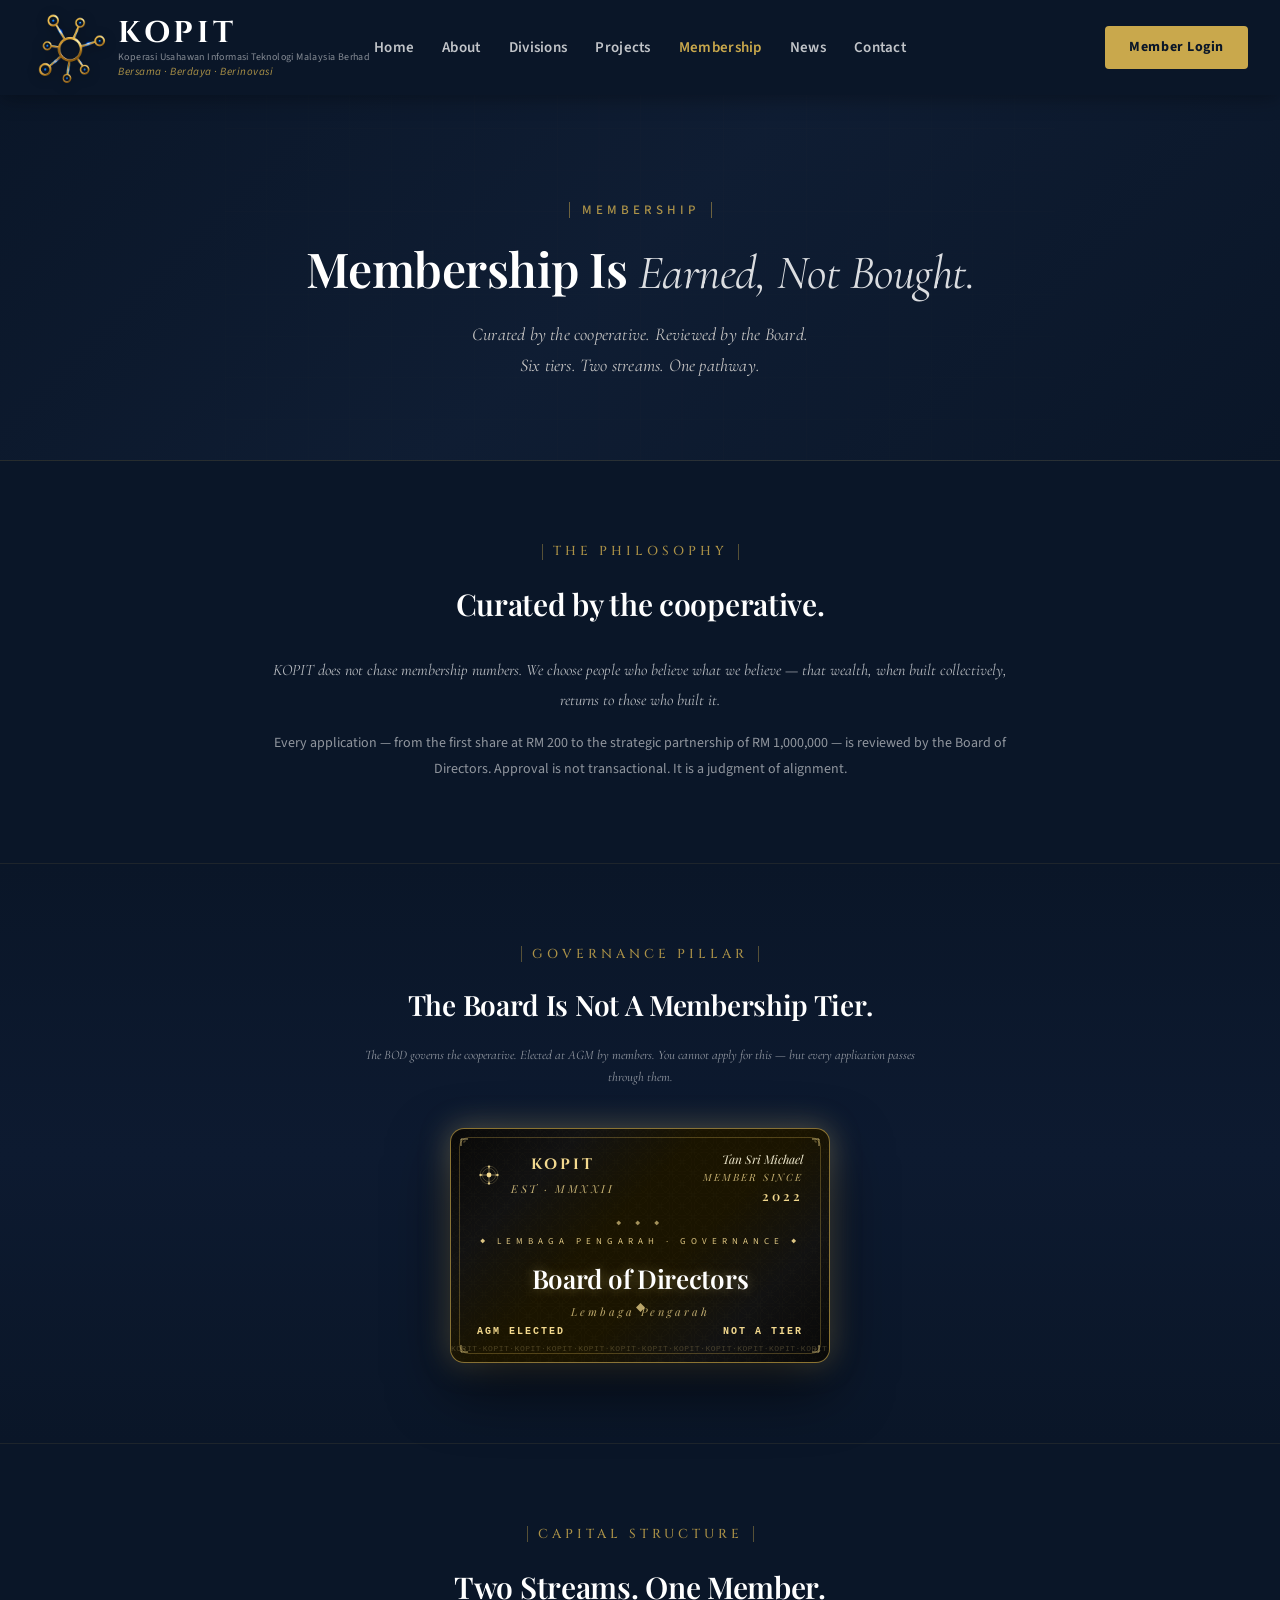
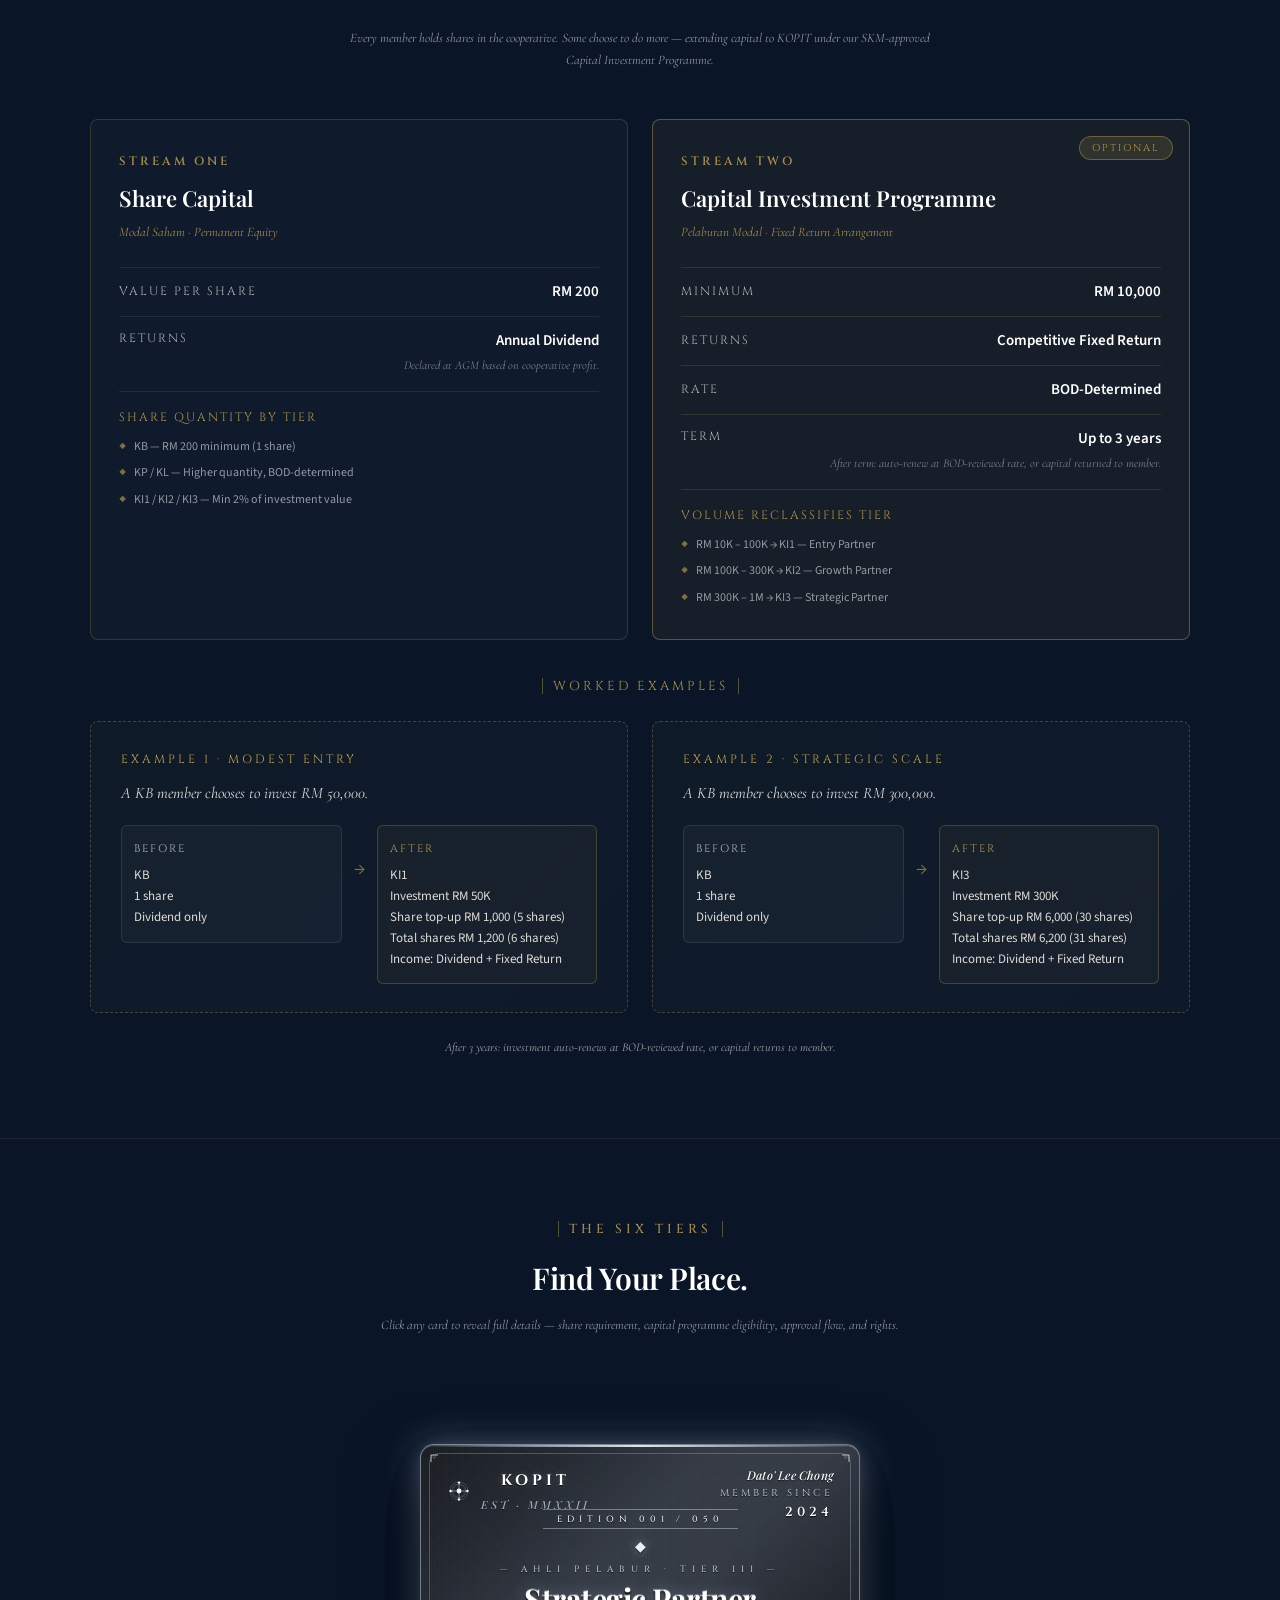
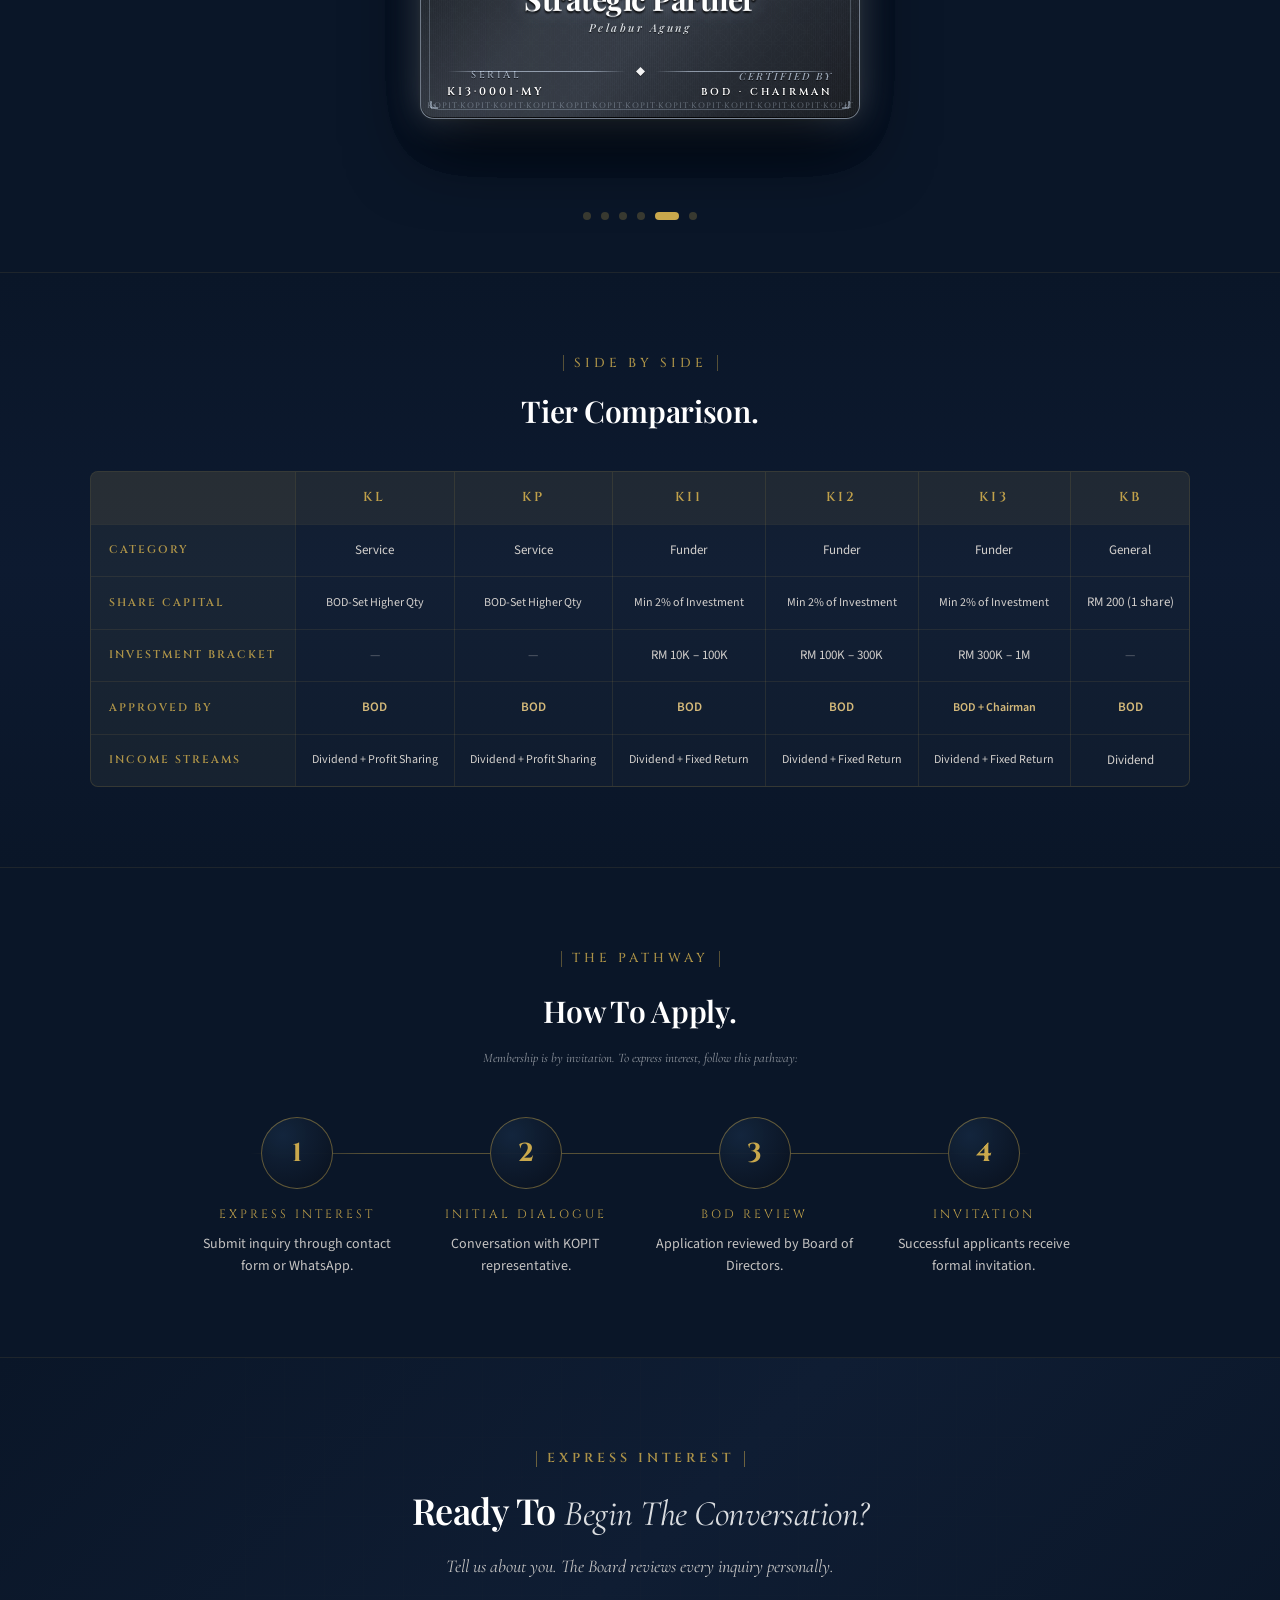
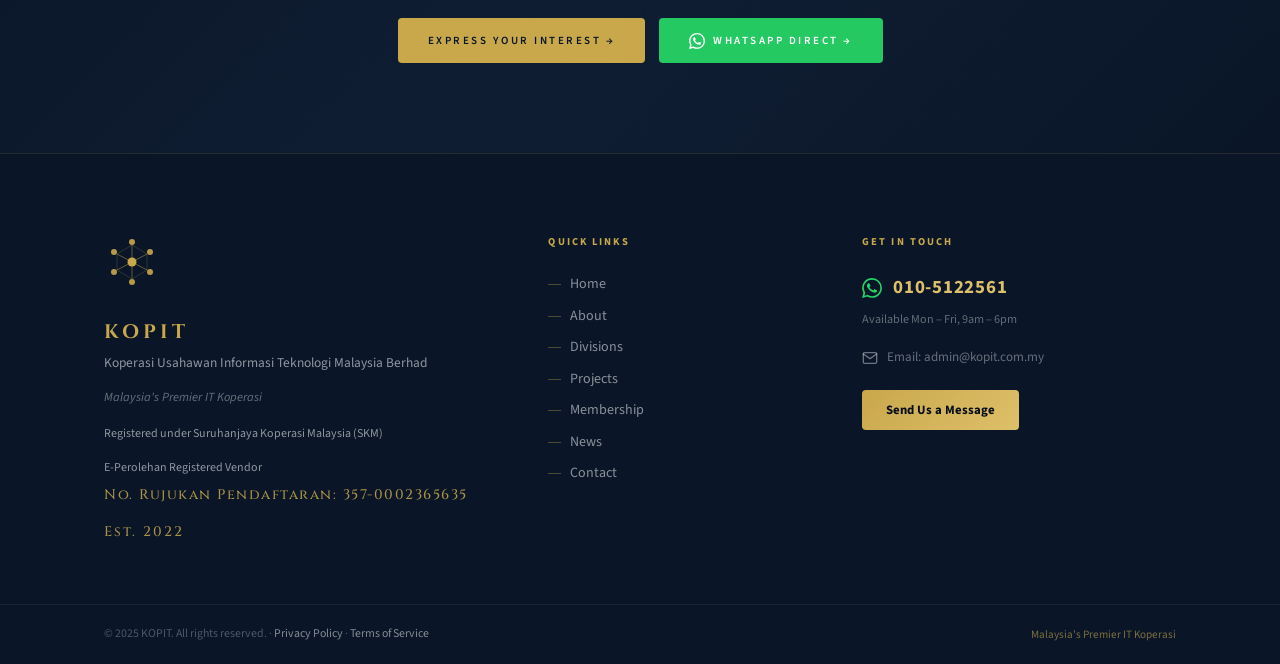
<file: membership.html>
<!DOCTYPE html>
<html lang="en">
<head>
<meta charset="UTF-8">
<meta name="viewport" content="width=device-width, initial-scale=1.0">
<title>Membership — KOPIT · Curated By The Cooperative</title>
<meta name="description" content="Membership in KOPIT is by invitation. Six tiers reviewed by the Board. Discover the cooperative structure, capital programme, and pathway to membership.">
<link rel="preconnect" href="https://fonts.googleapis.com">
<link rel="preconnect" href="https://fonts.gstatic.com" crossorigin>
<link href="https://fonts.googleapis.com/css2?family=Cinzel:wght@400;600;700&family=Playfair+Display:ital,wght@0,400;0,500;0,600;0,700;1,400;1,500;1,600&family=Source+Sans+3:wght@300;400;500;600;700&family=Cormorant+Garamond:ital,wght@0,400;0,500;1,300;1,400;1,500&display=swap" rel="stylesheet">
<style>
/* ═══════════════════════════════════════════
   KOPIT — Membership Page
   Navy #0A1628 | Gold #C9A84C
═══════════════════════════════════════════ */

/* 1. RESET & BASE */
*,*::before,*::after{box-sizing:border-box;margin:0;padding:0}
html{scroll-behavior:smooth;font-size:16px}
body{font-family:'Source Sans 3',sans-serif;color:#2C2C2C;background:#0A1628;overflow-x:hidden;line-height:1.6}
a{text-decoration:none;color:inherit;transition:all .25s ease}
ul{list-style:none}

/* 2. VARIABLES */
:root{
  --navy:#0A1628;
  --navy-dk:#060D1A;
  --gold:#C9A84C;
  --gold-dk:#A8862A;
  --gold-lt:#DEC06A;
  --nav-h:95px;
  --cw:1160px;
}

/* 3. LAYOUT */
.wrap{max-width:var(--cw);margin:0 auto;padding:0 44px}

/* 4. TYPOGRAPHY */
.italic-accent{font-family:'Cormorant Garamond',serif;font-style:italic;font-weight:400;color:rgba(255,255,255,0.85);}

/* ══════════════════════════════════════════
   NAVBAR
══════════════════════════════════════════ */
.navbar{
  position:fixed;top:0;left:0;right:0;z-index:1000;
  height:var(--nav-h);background:var(--navy);
  box-shadow:0 2px 20px rgba(0,0,0,.35);
  display:flex;align-items:center;
  transition:height .35s ease, padding .35s ease, box-shadow .35s ease;
}
.navbar.scrolled{height:65px}
.nav-inner{
  max-width:1600px;margin:0 auto;padding:0 32px;
  display:grid;grid-template-columns:1fr auto 1fr;
  align-items:center;width:100%;
}
.nav-right{display:flex;align-items:center;justify-content:flex-end;gap:12px;}
#kopitLogo{background:transparent;display:block;flex-shrink:0;width:75px;height:75px;transition:width .35s ease, height .35s ease;}
.navbar.scrolled #kopitLogo{width:55px;height:55px}
#kopitLogo{position:relative;}
#kopitLogo .mark-img{width:100%;height:100%;object-fit:contain;display:block;filter:drop-shadow(0 2px 6px rgba(0,0,0,0.4));}
#kopitLogo .pulse-dot{position:absolute;left:var(--x);top:var(--y);width:14%;height:14%;border-radius:50%;background:radial-gradient(circle, rgba(180,220,255,0.95) 0%, rgba(90,158,245,0.55) 35%, rgba(90,158,245,0) 70%);transform:translate(-50%,-50%) scale(0.4);pointer-events:none;mix-blend-mode:screen;opacity:0;animation:dotPulse 3.2s ease-in-out infinite;animation-delay:var(--d);}
@keyframes dotPulse{0%,100%{opacity:0;transform:translate(-50%,-50%) scale(0.4);}50%{opacity:0.9;transform:translate(-50%,-50%) scale(1.0);}}
.logo-unit{display:flex;align-items:center;gap:11px;flex-shrink:0;cursor:pointer;}
.logo-text-block{display:flex;flex-direction:column;justify-content:center;}
.lt-1{font-family:'Cinzel','Playfair Display',serif;font-size:30px;font-weight:700;color:#ffffff;letter-spacing:4px;margin-bottom:2px;display:block;line-height:1;transition:font-size .35s ease;}
.navbar.scrolled .lt-1{font-size:24px}
.lt-2{font-family:'Source Sans 3',sans-serif;font-size:10px;color:rgba(255,255,255,0.5);letter-spacing:.4px;white-space:nowrap;display:block;overflow:hidden;max-height:18px;opacity:1;margin-bottom:2px;line-height:1.4;transition:opacity .35s ease, max-height .35s ease, margin-bottom .35s ease;}
.lt-3{font-family:'Source Sans 3',sans-serif;font-size:11px;font-style:italic;color:rgba(201,168,76,.85);letter-spacing:.5px;display:block;line-height:1;}
.navbar.scrolled .lt-2{opacity:0;max-height:0;margin-bottom:0;overflow:hidden}
.nav-links{display:flex;align-items:center;justify-content:center;gap:24px;}
.nl{font-family:'Source Sans 3',sans-serif;font-size:15px;font-weight:600;letter-spacing:.3px;color:rgba(255,255,255,.75);padding:4px 2px;border-radius:4px;transition:all .2s ease;}
.nl:hover,.nl.active{color:var(--gold);background:transparent}
.lang-toggle{display:none}
.nav-cta{font-family:'Source Sans 3',sans-serif;font-size:14px;font-weight:700;letter-spacing:.04em;background:var(--gold);color:var(--navy);border:none;padding:10px 24px;border-radius:4px;flex-shrink:0;transition:all .2s ease;}
.nav-cta:hover{background:var(--gold-dk);color:var(--navy)}
.hamburger{display:none;flex-direction:column;gap:5px;background:none;border:none;cursor:pointer;padding:4px;margin-left:8px;}
.hamburger span{display:block;width:22px;height:2px;background:var(--gold);border-radius:2px;transition:all .25s ease;}
.hamburger.open span:nth-child(1){transform:rotate(45deg) translate(5px,5px)}
.hamburger.open span:nth-child(2){opacity:0}
.hamburger.open span:nth-child(3){transform:rotate(-45deg) translate(5px,-5px)}
.nav-links.open{right:0 !important;}

/* ══════════════════════════════════════════
   STICKY IN-PAGE NAV
══════════════════════════════════════════ */
.page-nav-link{color:rgba(255,255,255,0.5);font-family:'Cinzel',serif;font-size:10px;letter-spacing:3px;font-weight:600;text-decoration:none;transition:color .2s;}
.page-nav-link.active,.page-nav-link:hover{color:rgba(201,168,76,0.85);}

/* ══════════════════════════════════════════
   FOOTER
══════════════════════════════════════════ */
.footer{background:var(--navy);border-top:1px solid rgba(201,168,76,.14)}
.footer-main{padding:80px 0 60px}
.footer-grid{display:grid;grid-template-columns:1.5fr 1fr 1.2fr;gap:52px;}
.f-svg-wrap{margin-bottom:18px}
.f-logo-name{font-family:'Cinzel',serif;font-size:1.22rem;letter-spacing:4px;font-weight:700;color:var(--gold);margin-bottom:4px;}
.f-tagline{font-family:'Source Sans 3',sans-serif;font-size:.84rem;color:rgba(255,255,255,.55);line-height:1.6;margin-bottom:14px;}
.f-premier{font-family:'Source Sans 3',sans-serif;font-size:.78rem;font-style:italic;color:rgba(255,255,255,.38);margin-bottom:14px;}
.f-head{font-family:'Source Sans 3',sans-serif;font-size:.66rem;font-weight:700;letter-spacing:.2em;text-transform:uppercase;color:var(--gold);margin-bottom:22px;}
.f-nav-list{display:flex;flex-direction:column;gap:9px}
.f-nav-list li a{display:flex;align-items:center;gap:9px;font-family:'Source Sans 3',sans-serif;font-size:.88rem;color:rgba(255,255,255,.52);transition:all .2s ease;}
.f-nav-list li a::before{content:'';width:13px;height:1px;background:var(--gold);opacity:.35;flex-shrink:0;transition:all .2s ease;}
.f-nav-list li a:hover{color:var(--gold-lt);padding-left:5px}
.f-nav-list li a:hover::before{width:18px;opacity:1}
.f-wa{display:inline-flex;align-items:center;gap:11px;font-family:'Source Sans 3',sans-serif;font-size:1.18rem;font-weight:700;color:var(--gold-lt);letter-spacing:.04em;margin-bottom:6px;transition:all .2s ease;}
.f-wa:hover{color:#EDD47E}
.f-hours{font-family:'Source Sans 3',sans-serif;font-size:.76rem;color:rgba(255,255,255,.36);margin-bottom:18px}
.f-email{display:flex;align-items:center;gap:9px;font-family:'Source Sans 3',sans-serif;font-size:.86rem;color:rgba(255,255,255,.48);margin-bottom:22px;}
.f-contact-btn{display:inline-block;font-family:'Source Sans 3',sans-serif;font-size:.8rem;font-weight:700;color:var(--navy-dk);background:linear-gradient(135deg,var(--gold),var(--gold-lt));padding:10px 24px;border-radius:4px;transition:all .2s ease;}
.f-contact-btn:hover{transform:translateY(-1px);box-shadow:0 5px 20px rgba(201,168,76,.35)}
.footer-bar{border-top:1px solid rgba(255,255,255,.055);padding:20px 0}
.footer-bar-inner{display:flex;align-items:center;justify-content:space-between;gap:16px;flex-wrap:wrap;}
.footer-bar-inner p{font-family:'Source Sans 3',sans-serif;font-size:.74rem;color:rgba(255,255,255,.28);}
.bar-r{font-size:.7rem !important;color:rgba(201,168,76,.6) !important;white-space:nowrap}
.bar-legal{color:rgba(255,255,255,.5);text-decoration:none;transition:color .2s ease;}
.bar-legal:hover{color:#C9A84C;}

/* ══════════════════════════════════════════
   SCROLL REVEAL
══════════════════════════════════════════ */
.reveal{opacity:0;transform:translateY(26px);transition:opacity .65s cubic-bezier(.16,1,.3,1),transform .65s cubic-bezier(.16,1,.3,1)}
.reveal.vis{opacity:1;transform:translateY(0)}

/* ══════════════════════════════════════════
   BOD CARD (static, membership page)
══════════════════════════════════════════ */
.bod-card-wrap{width:380px;height:235px;margin:40px auto 0;position:relative;border-radius:14px;overflow:hidden;}

/* ══════════════════════════════════════════
   SECTION-SPECIFIC
══════════════════════════════════════════ */
.streams-grid{display:grid;grid-template-columns:1fr 1fr;gap:24px;margin-bottom:36px;}
.examples-grid{display:grid;grid-template-columns:1fr 1fr;gap:24px;}
.steps-wrap{position:relative;}
.steps-grid{display:grid;grid-template-columns:repeat(4,1fr);gap:16px;position:relative;z-index:1;}
.conn-line{position:absolute;top:36px;left:60px;right:60px;height:1px;background:linear-gradient(to right,transparent,rgba(201,168,76,0.4) 15%,rgba(201,168,76,0.4) 85%,transparent);z-index:0;}
.step-circle{width:72px;height:72px;border-radius:50%;background:radial-gradient(circle at 30% 25%,rgba(20,38,62,0.95) 0%,rgba(8,16,28,0.98) 100%);border:1px solid rgba(201,168,76,0.45);margin:0 auto 16px;display:flex;align-items:center;justify-content:center;}

/* ══════════════════════════════════════════
   RESPONSIVE
══════════════════════════════════════════ */
@media(max-width:768px){
  :root{--nav-h:72px}
  .wrap{padding:0 22px}
  .hamburger{display:flex}
  .nav-cta{display:none}
  .nav-links{position:fixed;top:0;right:-100%;width:268px;height:100vh;background:var(--navy-dk);flex-direction:column;align-items:flex-start;padding:80px 26px 36px;gap:3px;border-left:1px solid rgba(201,168,76,.14);transition:right .38s ease;z-index:999;box-shadow:-18px 0 55px rgba(0,0,0,.38);}
  .nav-links.open{right:0}
  .nl{font-size:.92rem;padding:11px 14px;width:100%}
  .footer-grid{grid-template-columns:1fr;gap:36px}
  .footer-bar-inner{flex-direction:column;align-items:flex-start;gap:5px}
  .lt-2{display:none}
  .footer-main{padding:56px 0 44px}
  .bod-card-wrap{width:300px;height:188px;}
  .streams-grid{grid-template-columns:1fr !important;}
  .examples-grid{grid-template-columns:1fr !important;}
  .steps-grid{grid-template-columns:1fr 1fr !important;}
  .conn-line{display:none !important;}
}
@media(max-width:480px){
  .steps-grid{grid-template-columns:1fr !important;}
}

/* ═══ TIER CAROUSEL + VAULT MODAL (Build 2B) ═══ */
.tier-carousel{position:relative;width:100%;max-width:1200px;height:420px;margin:0 auto;perspective:1400px;user-select:none;}
.carousel-stage{position:relative;width:100%;height:100%;transform-style:preserve-3d;}
.tier-card{position:absolute;top:50%;left:50%;width:440px;height:275px;margin:-137.5px 0 0 -220px;transform-style:preserve-3d;backface-visibility:hidden;cursor:pointer;border-radius:14px;overflow:hidden;transition:opacity 0.4s,filter 0.4s;}
.tier-card:not(.active){opacity:0.05;pointer-events:none;filter:blur(2px);}
.tier-card.active{opacity:1;pointer-events:auto;filter:none;z-index:10;}
.carousel-arrow{position:absolute;top:50%;width:50px;height:50px;background:rgba(10,22,40,0.7);border:1px solid rgba(201,168,76,0.4);border-radius:50%;color:rgba(201,168,76,0.85);font-size:28px;cursor:pointer;opacity:0;transition:opacity 0.3s;display:flex;align-items:center;justify-content:center;z-index:20;line-height:1;}
.carousel-arrow-left{left:30px;transform:translateY(-50%);}
.carousel-arrow-right{right:30px;transform:translateY(-50%);}
.tier-carousel:hover .carousel-arrow{opacity:1;}
@media(hover:none){.carousel-arrow{opacity:0.5;}}
.carousel-dots{position:absolute;bottom:-28px;left:50%;transform:translateX(-50%);display:flex;gap:10px;z-index:10;}
.dot{width:8px;height:8px;border-radius:50%;background:rgba(201,168,76,0.25);border:none;cursor:pointer;transition:width 0.3s,background 0.3s;}
.dot.active{width:24px;border-radius:4px;background:#C9A84C;}
.vault-modal{position:fixed;top:0;left:0;width:100vw;height:100vh;z-index:1000;display:flex;align-items:center;justify-content:center;padding:40px 20px;visibility:hidden;opacity:0;transition:visibility 0s 0.3s,opacity 0.3s;}
.vault-modal.active{visibility:visible;opacity:1;transition:opacity 0.3s;}
.vault-backdrop{position:absolute;top:0;left:0;width:100%;height:100%;background:rgba(5,12,24,0.85);backdrop-filter:blur(20px);-webkit-backdrop-filter:blur(20px);cursor:pointer;}
.vault-content{position:relative;background:rgba(8,16,28,0.92);border:1px solid rgba(201,168,76,0.35);border-radius:14px;max-width:640px;width:100%;max-height:90vh;overflow-y:auto;padding:50px 40px 36px;z-index:1;transform:scale(0.95);transition:transform 0.3s cubic-bezier(0.4,0.0,0.2,1);}
.vault-modal.active .vault-content{transform:scale(1);}
.vault-close{position:absolute;top:18px;right:22px;width:36px;height:36px;border-radius:50%;background:rgba(201,168,76,0.1);border:0.5px solid rgba(201,168,76,0.4);color:rgba(201,168,76,0.85);font-size:20px;cursor:pointer;transition:background 0.2s;display:flex;align-items:center;justify-content:center;line-height:1;}
.vault-close:hover{background:rgba(201,168,76,0.2);}
.vault-header{text-align:center;margin-bottom:24px;}
.vault-eyebrow{font-family:'Cinzel',serif;font-size:13px;letter-spacing:4px;color:rgba(201,168,76,0.85);font-weight:600;margin-bottom:8px;}
.vault-title{font-family:'Playfair Display',serif;font-size:32px;font-weight:600;color:#F4EFE8;margin:0 0 4px;letter-spacing:-0.4px;}
.vault-subtitle{font-family:'Cormorant Garamond',serif;font-style:italic;font-size:16px;color:#D4B97A;letter-spacing:1px;}
.vault-card-back{display:grid;grid-template-columns:1fr;gap:14px;margin-bottom:32px;}
.vault-stat-row{padding:14px 18px;background:rgba(10,22,40,0.5);border:0.5px solid rgba(180,195,215,0.25);border-radius:6px;}
.vault-stat-row.highlight{background:rgba(201,168,76,0.08);border:0.5px solid rgba(201,168,76,0.4);}
.vault-stat-label{font-family:'Cinzel',serif;font-size:11px;letter-spacing:2.5px;color:rgba(220,235,255,0.75);font-weight:600;margin-bottom:6px;}
.vault-stat-row.highlight .vault-stat-label{color:rgba(201,168,76,0.95);}
.vault-stat-value{font-family:'Playfair Display',serif;font-size:16px;font-weight:600;color:#F4EFE8;}
.vault-stat-note{font-family:'Cormorant Garamond',serif;font-style:italic;font-size:13px;color:rgba(220,235,255,0.7);margin-top:4px;}
.vault-cta{text-align:center;}
.vault-cta-prompt{font-family:'Cormorant Garamond',serif;font-style:italic;font-size:14px;color:rgba(244,239,232,0.6);margin-bottom:14px;}
.vault-cta-button{display:inline-block;background:#C9A84C;color:#0A1628;padding:14px 32px;font-family:'Source Sans 3',sans-serif;font-size:12px;font-weight:600;letter-spacing:2.5px;text-transform:uppercase;border-radius:4px;text-decoration:none;transition:background 0.2s;}
.vault-cta-button:hover{background:#D4B97A;}
.vault-dismiss-hint{text-align:center;margin-top:24px;padding-top:18px;border-top:0.5px solid rgba(201,168,76,0.15);font-family:'Cinzel',serif;font-size:10px;letter-spacing:2px;color:rgba(244,239,232,0.4);}
@media(max-width:900px){
  .tier-carousel{height:auto;perspective:none;}
  .carousel-stage{transform:none !important;transform-style:flat;display:flex;flex-direction:column;gap:30px;padding:20px;align-items:center;}
  .tier-card{position:static;margin:0;width:100%;max-width:380px;height:240px;transform:none !important;opacity:1 !important;filter:none !important;pointer-events:auto !important;}
  .tier-card:not(.active){opacity:1 !important;filter:none !important;}
  .carousel-arrow{display:none;}
  .carousel-dots{display:none;}
  .vault-content{max-width:100%;padding:36px 24px 28px;border-radius:10px;}
  .vault-title{font-size:26px;}
  .vault-stat-row{padding:12px 14px;}
}

/* ═══ COMPARISON TABLE (Build 2C) ═══ */
.comparison-wrapper{max-width:1100px;margin:0 auto;position:relative;}
.comparison-scroll{background:rgba(255,255,255,0.025);border:0.5px solid rgba(201,168,76,0.2);border-radius:8px;overflow-x:auto;-webkit-overflow-scrolling:touch;}
.comparison-scroll-hint{display:none;text-align:center;margin-top:14px;font-family:'Cinzel',serif;font-size:11px;letter-spacing:3px;color:rgba(201,168,76,0.65);}
.tier-comparison{width:100%;min-width:900px;border-collapse:collapse;font-family:'Source Sans 3',sans-serif;font-size:13px;}
.tier-comparison thead{background:rgba(201,168,76,0.08);}
.comparison-cell{padding:16px 14px;border-right:0.5px solid rgba(201,168,76,0.12);border-bottom:0.5px solid rgba(201,168,76,0.1);text-align:center;vertical-align:middle;color:rgba(244,239,232,0.85);line-height:1.5;}
.comparison-cell:last-child{border-right:none;}
.tier-comparison tbody tr:last-child .comparison-cell{border-bottom:none;}
.tier-header{font-family:'Cinzel',serif;font-size:13px;letter-spacing:3px;color:rgba(201,168,76,0.95);font-weight:600;}
.comparison-row-label{font-family:'Cinzel',serif;font-size:11px;letter-spacing:2px;color:rgba(201,168,76,0.85);font-weight:600;text-align:left;padding-left:18px;background:rgba(201,168,76,0.04);white-space:nowrap;}
.comparison-multiline{font-size:12px;line-height:1.4;}
.comparison-empty{color:rgba(244,239,232,0.35);}
.comparison-gold{color:#D4B97A;font-weight:600;}

/* ═══ VAULT EXTENDED (Build 2C) ═══ */
.vault-section{margin-bottom:22px;}
.vault-section-heading{font-family:'Cinzel',serif;font-size:11px;letter-spacing:3px;color:rgba(201,168,76,0.85);font-weight:600;margin-bottom:12px;padding-left:4px;}
.vault-section:nth-of-type(2) .vault-section-heading{color:rgba(201,168,76,0.95);}
.vault-stat-row.highlight{background:linear-gradient(135deg,rgba(201,168,76,0.12) 0%,rgba(201,168,76,0.06) 100%);border:0.5px solid rgba(201,168,76,0.45);}
.vault-stat-row.portal-access{margin-top:8px;margin-bottom:0;}
.vault-privileges-box{padding:18px 22px;background:rgba(10,22,40,0.5);border:0.5px solid rgba(180,195,215,0.25);border-radius:6px;display:grid;gap:10px;}
.vault-privilege-item{display:flex;gap:10px;align-items:flex-start;font-family:'Source Sans 3',sans-serif;font-size:13px;color:rgba(244,239,232,0.85);line-height:1.5;}
.vault-privilege-mark{color:#D4B97A;font-size:11px;margin-top:3px;flex-shrink:0;}

/* ═══ MOBILE RESPONSIVE (Build 2C) ═══ */
@media(max-width:900px){
  #hero h1{font-size:36px !important;}
  #hero p{font-size:16px !important;}
  #page-nav{overflow-x:auto;-webkit-overflow-scrolling:touch;justify-content:flex-start;padding:12px 20px;gap:22px;}
  #page-nav::-webkit-scrollbar{display:none;}
  .page-nav-link{flex-shrink:0;}
  .streams-grid{grid-template-columns:1fr !important;}
  .comparison-scroll-hint{display:block;}
  section{padding-left:24px !important;padding-right:24px !important;}
  .vault-content{padding:36px 22px 26px !important;max-width:100% !important;}
  .vault-title{font-size:26px !important;}
  .vault-section-heading{font-size:10px !important;}
  .vault-stat-row{padding:12px 14px !important;}
  .member-login-content{max-width:100% !important;}
}
@media(max-width:600px){
  #hero h1{font-size:30px !important;}
  #apply > div > div[style*="grid-template-"]{grid-template-columns:1fr !important;}
}
</style>
</head>
<body>

<!-- ══════════════════════════════════════
     NAVBAR
══════════════════════════════════════ -->
<nav class="navbar">
  <div class="nav-inner">
    <a href="index.html" aria-label="KOPIT Home">
      <div class="logo-unit">
        <div id="kopitLogo" aria-label="KOPIT mark">
          <img class="mark-img" src="images/logo/mark-2026.png" alt="">
          <span class="pulse-dot" style="--x:28%;--y:14%;--d:0s"></span>
          <span class="pulse-dot" style="--x:64%;--y:17%;--d:0.45s"></span>
          <span class="pulse-dot" style="--x:90%;--y:41%;--d:0.9s"></span>
          <span class="pulse-dot" style="--x:70%;--y:79%;--d:1.35s"></span>
          <span class="pulse-dot" style="--x:46%;--y:91%;--d:1.8s"></span>
          <span class="pulse-dot" style="--x:18%;--y:79%;--d:2.25s"></span>
          <span class="pulse-dot" style="--x:20%;--y:48%;--d:2.7s"></span>
        </div>
        <div class="logo-text-block">
          <span class="lt-1">KOPIT</span>
          <span class="lt-2">Koperasi Usahawan Informasi Teknologi Malaysia Berhad</span>
          <span class="lt-3">Bersama &middot; Berdaya &middot; Berinovasi</span>
        </div>
      </div>
    </a>
    <ul class="nav-links" id="navLinks">
      <li><a href="index.html"      class="nl"        data-en="Home"       data-bm="Utama">Home</a></li>
      <li><a href="about.html"      class="nl"        data-en="About"      data-bm="Tentang">About</a></li>
      <li><a href="divisions.html"  class="nl"        data-en="Divisions"  data-bm="Bahagian">Divisions</a></li>
      <li><a href="projects.html"   class="nl"        data-en="Projects"   data-bm="Projek">Projects</a></li>
      <li><a href="membership.html" class="nl active" data-en="Membership" data-bm="Keahlian">Membership</a></li>
      <li><a href="news.html"       class="nl"        data-en="News"       data-bm="Berita">News</a></li>
      <li><a href="contact.html"    class="nl"        data-en="Contact"    data-bm="Hubungi">Contact</a></li>
    </ul>
    <div class="nav-right">
      <div class="lang-toggle">
        <button class="lang-btn active" id="btnEN" onclick="setLang('en')">EN</button>
        <button class="lang-btn"        id="btnBM" onclick="setLang('bm')">BM</button>
      </div>
      <button class="hamburger" id="hamburger" aria-label="Toggle menu">
        <span></span><span></span><span></span>
      </button>
      <a href="membership.html#member-login" class="nav-cta"
         data-en="Member Login" data-bm="Log Masuk Ahli">Member Login</a>
    </div>
  </div>
</nav>

<!-- ══════════════════════════════════════
     STICKY IN-PAGE NAVIGATION
══════════════════════════════════════ -->
<nav id="page-nav" style="position:sticky;top:70px;background:rgba(10,22,40,0.95);backdrop-filter:blur(8px);border-bottom:0.5px solid rgba(201,168,76,0.2);padding:14px 40px;display:flex;justify-content:center;gap:28px;z-index:50;opacity:0;pointer-events:none;transition:opacity 0.3s;">
  <a href="#philosophy" class="page-nav-link active">PHILOSOPHY</a>
  <a href="#governance" class="page-nav-link">GOVERNANCE</a>
  <a href="#capital"    class="page-nav-link">CAPITAL</a>
  <a href="#tiers"      class="page-nav-link">SIX TIERS</a>
  <a href="#compare"    class="page-nav-link">COMPARE</a>
  <a href="#apply"      class="page-nav-link">APPLY</a>
</nav>

<!-- ══════════════════════════════════════
     SECTION 1 — HERO BAND
══════════════════════════════════════ -->
<section id="hero" style="background:linear-gradient(135deg,#0A1628 0%,#0F1D33 50%,#0A1628 100%);padding:calc(var(--nav-h) + 60px) 30px 80px;text-align:center;position:relative;overflow:hidden;border-bottom:0.5px solid rgba(201,168,76,0.15);">
  <svg style="position:absolute;inset:0;width:100%;height:100%;opacity:0.04;pointer-events:none;" viewBox="0 0 800 400">
    <defs>
      <pattern id="heroGrid" x="0" y="0" width="40" height="40" patternUnits="userSpaceOnUse">
        <path d="M 40 0 L 0 0 0 40" fill="none" stroke="#C9A84C" stroke-width="0.5"/>
      </pattern>
    </defs>
    <rect width="800" height="400" fill="url(#heroGrid)"/>
  </svg>

  <!-- Label -->
  <div style="display:flex;align-items:center;justify-content:center;gap:12px;margin-bottom:20px;">
    <div style="width:1px;height:16px;background:rgba(201,168,76,0.5);"></div>
    <span style="font-family:'Source Sans 3',sans-serif;font-size:13px;letter-spacing:4px;font-weight:500;color:rgba(201,168,76,0.85);text-transform:uppercase;">MEMBERSHIP</span>
    <div style="width:1px;height:16px;background:rgba(201,168,76,0.5);"></div>
  </div>

  <h1 style="font-family:'Playfair Display',serif;font-size:48px;font-weight:600;color:#fff;margin:0 0 18px;letter-spacing:-0.5px;line-height:1.15;">Membership Is <span class="italic-accent">Earned, Not Bought.</span></h1>

  <p style="font-family:'Cormorant Garamond',serif;font-style:italic;font-weight:400;color:rgba(244,239,232,0.8);font-size:18px;line-height:1.7;max-width:580px;margin:0 auto;letter-spacing:0.2px;">Curated by the cooperative. Reviewed by the Board.<br>Six tiers. Two streams. One pathway.</p>
</section>

<!-- ══════════════════════════════════════
     SECTION 2 — PHILOSOPHY
══════════════════════════════════════ -->
<section id="philosophy" style="padding:80px 40px;border-bottom:0.5px solid rgba(201,168,76,0.1);">
  <div style="max-width:760px;margin:0 auto;text-align:center;">

    <div style="display:flex;align-items:center;justify-content:center;gap:10px;margin-bottom:18px;">
      <div style="width:1px;height:16px;background:rgba(201,168,76,0.4);"></div>
      <span style="font-family:'Cinzel',serif;font-size:13px;letter-spacing:4px;font-weight:500;color:rgba(201,168,76,0.85);">THE PHILOSOPHY</span>
      <div style="width:1px;height:16px;background:rgba(201,168,76,0.4);"></div>
    </div>

    <h2 class="reveal" style="font-family:'Playfair Display',serif;font-size:30px;font-weight:600;color:#fff;margin:0 0 28px;letter-spacing:-0.3px;">Curated by the cooperative.</h2>

    <p class="reveal" style="font-family:'Cormorant Garamond',serif;font-style:italic;font-weight:400;font-size:16px;color:rgba(255,255,255,0.7);line-height:1.85;margin:0 0 16px;">KOPIT does not chase membership numbers. We choose people who believe what we believe — that wealth, when built collectively, returns to those who built it.</p>

    <p class="reveal" style="font-family:'Source Sans 3',sans-serif;font-size:14px;color:rgba(255,255,255,0.55);line-height:1.85;margin:0;">Every application — from the first share at RM 200 to the strategic partnership of RM 1,000,000 — is reviewed by the Board of Directors. Approval is not transactional. It is a judgment of alignment.</p>

  </div>
</section>

<!-- ══════════════════════════════════════
     SECTION 3 — GOVERNANCE PILLAR (BOD)
══════════════════════════════════════ -->
<section id="governance" style="padding:80px 40px;background:linear-gradient(180deg,#0A1628 0%,#0D1A30 50%,#0A1628 100%);border-bottom:0.5px solid rgba(201,168,76,0.1);">
  <div style="max-width:1000px;margin:0 auto;text-align:center;">

    <div style="display:flex;align-items:center;justify-content:center;gap:10px;margin-bottom:18px;">
      <div style="width:1px;height:16px;background:rgba(201,168,76,0.4);"></div>
      <span style="font-family:'Cinzel',serif;font-size:13px;letter-spacing:4px;font-weight:500;color:rgba(201,168,76,0.85);">GOVERNANCE PILLAR</span>
      <div style="width:1px;height:16px;background:rgba(201,168,76,0.4);"></div>
    </div>

    <h2 class="reveal" style="font-family:'Playfair Display',serif;font-size:28px;font-weight:600;color:#fff;margin:0 0 16px;letter-spacing:-0.3px;">The Board Is Not A Membership Tier.</h2>

    <p class="reveal" style="font-family:'Cormorant Garamond',serif;font-style:italic;font-size:13px;color:rgba(255,255,255,0.55);max-width:560px;margin:0 auto 0;line-height:1.7;">The BOD governs the cooperative. Elected at AGM by members. You cannot apply for this — but every application passes through them.</p>

    <!-- BOD Card -->
    <div class="bod-card-wrap reveal" style="background:linear-gradient(135deg,#080808 0%,#121212 22%,#1a1400 42%,#1a1400 58%,#121212 78%,#080808 100%);border:1px solid rgba(201,168,76,0.65);box-shadow:0 24px 60px rgba(0,0,0,0.65),0 0 30px rgba(255,228,150,0.35);">
      <svg style="position:absolute;inset:0;width:100%;height:100%;opacity:0.05" xmlns="http://www.w3.org/2000/svg"><defs><pattern id="guillo-bod" x="0" y="0" width="22" height="22" patternUnits="userSpaceOnUse"><circle cx="11" cy="11" r="10" fill="none" stroke="#f0d878" stroke-width="0.4"/><circle cx="0" cy="11" r="10" fill="none" stroke="#f0d878" stroke-width="0.4"/><circle cx="22" cy="11" r="10" fill="none" stroke="#f0d878" stroke-width="0.4"/><circle cx="11" cy="0" r="10" fill="none" stroke="#f0d878" stroke-width="0.4"/><circle cx="11" cy="22" r="10" fill="none" stroke="#f0d878" stroke-width="0.4"/></pattern></defs><rect width="100%" height="100%" fill="url(#guillo-bod)"/></svg>
      <div style="position:absolute;inset:8px;border:0.5px solid rgba(201,168,76,0.32);border-radius:10px;pointer-events:none;"></div>
      <svg style="position:absolute;top:8px;left:8px;width:24px;height:24px;" viewBox="0 0 24 24"><path d="M2 9 L2 2 L9 2" stroke="rgba(255,228,150,0.85)" stroke-width="0.8" fill="none"/><path d="M5 6 L5 4 L7 4" stroke="rgba(255,228,150,0.55)" stroke-width="0.5" fill="none"/></svg>
      <svg style="position:absolute;top:8px;right:8px;width:24px;height:24px;" viewBox="0 0 24 24"><path d="M15 2 L22 2 L22 9" stroke="rgba(255,228,150,0.85)" stroke-width="0.8" fill="none"/><path d="M17 4 L19 4 L19 6" stroke="rgba(255,228,150,0.55)" stroke-width="0.5" fill="none"/></svg>
      <svg style="position:absolute;bottom:8px;left:8px;width:24px;height:24px;" viewBox="0 0 24 24"><path d="M2 15 L2 22 L9 22" stroke="rgba(255,228,150,0.85)" stroke-width="0.8" fill="none"/><path d="M5 18 L5 20 L7 20" stroke="rgba(255,228,150,0.55)" stroke-width="0.5" fill="none"/></svg>
      <svg style="position:absolute;bottom:8px;right:8px;width:24px;height:24px;" viewBox="0 0 24 24"><path d="M15 22 L22 22 L22 15" stroke="rgba(255,228,150,0.85)" stroke-width="0.8" fill="none"/><path d="M17 20 L19 20 L19 18" stroke="rgba(255,228,150,0.55)" stroke-width="0.5" fill="none"/></svg>
      <div style="position:absolute;top:24px;left:26px;display:flex;align-items:center;gap:10px;">
        <svg width="24" height="24" viewBox="0 0 40 40"><circle cx="20" cy="20" r="15" fill="none" stroke="rgba(255,228,150,0.55)" stroke-width="0.5"/><circle cx="20" cy="20" r="11" fill="none" stroke="rgba(255,228,150,0.7)" stroke-width="0.5"/><circle cx="20" cy="20" r="4" fill="rgba(255,228,150,0.95)"/><line x1="20" y1="20" x2="20" y2="6" stroke="rgba(255,228,150,0.7)" stroke-width="1"/><line x1="20" y1="20" x2="20" y2="34" stroke="rgba(255,228,150,0.7)" stroke-width="1"/><line x1="20" y1="20" x2="6" y2="20" stroke="rgba(255,228,150,0.7)" stroke-width="1"/><line x1="20" y1="20" x2="34" y2="20" stroke="rgba(255,228,150,0.7)" stroke-width="1"/><circle cx="20" cy="6" r="2" fill="rgba(255,228,150,0.85)"/><circle cx="20" cy="34" r="2" fill="rgba(255,228,150,0.85)"/><circle cx="6" cy="20" r="2" fill="rgba(255,228,150,0.85)"/><circle cx="34" cy="20" r="2" fill="rgba(255,228,150,0.85)"/></svg>
        <div><div style="font-family:'Cinzel',serif;font-size:15px;font-weight:700;letter-spacing:3px;color:rgba(255,228,150,0.95);">KOPIT</div><div style="font-family:'Playfair Display',Georgia,serif;font-style:italic;font-size:11px;letter-spacing:2.5px;margin-top:3px;color:rgba(255,228,150,0.75);">EST · MMXXII</div></div>
      </div>
      <div style="position:absolute;top:24px;right:26px;text-align:right;">
        <div style="font-family:'Playfair Display',Georgia,serif;font-style:italic;font-size:12px;color:rgba(255,248,220,0.92);line-height:1;">Tan Sri Michael</div>
        <div style="font-family:'Playfair Display',Georgia,serif;font-style:italic;font-size:10px;letter-spacing:2px;color:rgba(255,228,150,0.75);margin-top:4px;">MEMBER SINCE</div>
        <div style="font-family:'Playfair Display',Georgia,serif;font-size:13px;letter-spacing:3px;font-weight:600;color:rgba(255,228,150,0.95);margin-top:1px;">2022</div>
      </div>
      <div style="position:absolute;top:88px;left:0;right:0;text-align:center;">
        <div style="font-family:'Source Sans 3',sans-serif;font-size:9px;letter-spacing:6px;color:rgba(255,228,150,0.6);margin-bottom:4px;">◆ ◆ ◆</div>
        <div style="font-family:'Source Sans 3',sans-serif;font-size:9px;letter-spacing:5px;color:rgba(255,228,150,0.85);margin-bottom:8px;">◆ LEMBAGA PENGARAH · GOVERNANCE ◆</div>
        <div style="font-family:'Playfair Display',Georgia,serif;font-size:26px;font-weight:600;letter-spacing:-0.3px;color:#ffffff;text-shadow:0 0 12px rgba(255,228,150,0.35);">Board of Directors</div>
        <div style="font-family:'Playfair Display',Georgia,serif;font-style:italic;font-size:11px;letter-spacing:3px;color:rgba(255,228,150,0.7);margin-top:4px;">Lembaga Pengarah</div>
      </div>
      <div style="position:absolute;bottom:50px;left:26px;right:26px;display:flex;align-items:center;gap:10px;">
        <div style="flex:1;height:0.5px;background:linear-gradient(to right,transparent 0%,rgba(255,228,150,0.5) 20%,rgba(255,228,150,0.5) 80%,transparent 100%);"></div>
        <svg width="9" height="9" viewBox="0 0 9 9"><path d="M4.5 0 L9 4.5 L4.5 9 L0 4.5 Z" fill="rgba(255,228,150,0.7)"/></svg>
        <div style="flex:1;height:0.5px;background:linear-gradient(to right,transparent 0%,rgba(255,228,150,0.5) 20%,rgba(255,228,150,0.5) 80%,transparent 100%);"></div>
      </div>
      <div style="position:absolute;bottom:22px;left:26px;right:26px;display:flex;justify-content:space-between;align-items:flex-end;">
        <div><div style="font-family:'Courier New',monospace;font-size:10px;letter-spacing:2px;color:rgba(255,228,150,0.95);font-weight:700;">AGM ELECTED</div></div>
        <div style="text-align:right;"><div style="font-family:'Courier New',monospace;font-size:10px;letter-spacing:2px;color:rgba(255,228,150,0.95);font-weight:700;">NOT A TIER</div></div>
      </div>
      <div style="position:absolute;bottom:6px;left:0;right:0;text-align:center;font-family:'Courier New',monospace;font-size:8px;letter-spacing:0.5px;color:rgba(255,228,150,0.22);">KOPIT·KOPIT·KOPIT·KOPIT·KOPIT·KOPIT·KOPIT·KOPIT·KOPIT·KOPIT·KOPIT·KOPIT·KOPIT</div>
    </div>

  </div>
</section>

<!-- ══════════════════════════════════════
     SECTION 4 — CAPITAL STRUCTURE
══════════════════════════════════════ -->
<section id="capital" style="padding:80px 40px;background:#0A1628;border-bottom:0.5px solid rgba(201,168,76,0.1);">
  <div style="max-width:1100px;margin:0 auto;">

    <div style="text-align:center;margin-bottom:48px;">
      <div style="display:flex;align-items:center;justify-content:center;gap:10px;margin-bottom:18px;">
        <div style="width:1px;height:16px;background:rgba(201,168,76,0.4);"></div>
        <span style="font-family:'Cinzel',serif;font-size:13px;letter-spacing:4px;font-weight:500;color:rgba(201,168,76,0.85);">CAPITAL STRUCTURE</span>
        <div style="width:1px;height:16px;background:rgba(201,168,76,0.4);"></div>
      </div>
      <h2 class="reveal" style="font-family:'Playfair Display',serif;font-size:30px;font-weight:600;color:#fff;margin:0 0 16px;letter-spacing:-0.3px;">Two Streams. One Member.</h2>
      <p class="reveal" style="font-family:'Cormorant Garamond',serif;font-style:italic;font-size:13px;color:rgba(255,255,255,0.55);max-width:600px;margin:0 auto;line-height:1.7;">Every member holds shares in the cooperative. Some choose to do more — extending capital to KOPIT under our SKM-approved Capital Investment Programme.</p>
    </div>

    <!-- Two Streams -->
    <div class="streams-grid">

      <!-- Stream 1: Share Capital -->
      <div class="reveal" style="padding:32px 28px;background:rgba(255,255,255,0.025);border:0.5px solid rgba(201,168,76,0.2);border-radius:8px;position:relative;">
        <div style="font-family:'Cinzel',serif;font-size:12px;letter-spacing:3px;color:rgba(201,168,76,0.8);font-weight:600;margin-bottom:10px;">STREAM ONE</div>
        <div style="font-family:'Playfair Display',serif;font-size:22px;font-weight:600;color:#fff;margin-bottom:6px;">Share Capital</div>
        <div style="font-family:'Cormorant Garamond',serif;font-style:italic;font-size:13px;color:rgba(201,168,76,0.8);margin-bottom:24px;">Modal Saham · Permanent Equity</div>

        <!-- Stat rows -->
        <div style="border-top:0.5px solid rgba(255,255,255,0.08);padding:12px 0;display:flex;justify-content:space-between;align-items:center;">
          <span style="font-family:'Cinzel',serif;font-size:12px;letter-spacing:2px;color:rgba(244,239,232,0.7);">VALUE PER SHARE</span>
          <span style="font-family:'Source Sans 3',sans-serif;font-size:15px;font-weight:600;color:#fff;">RM 200</span>
        </div>
        <div style="border-top:0.5px solid rgba(255,255,255,0.08);padding:12px 0;display:flex;justify-content:space-between;align-items:flex-start;">
          <span style="font-family:'Cinzel',serif;font-size:12px;letter-spacing:2px;color:rgba(244,239,232,0.7);">RETURNS</span>
          <div style="text-align:right;">
            <div style="font-family:'Source Sans 3',sans-serif;font-size:15px;font-weight:600;color:#fff;">Annual Dividend</div>
            <div style="font-family:'Cormorant Garamond',serif;font-style:italic;font-size:12px;color:rgba(255,255,255,0.45);margin-top:3px;">Declared at AGM based on cooperative profit.</div>
          </div>
        </div>

        <!-- Share Quantity by Tier -->
        <div style="border-top:0.5px solid rgba(255,255,255,0.08);padding-top:16px;margin-top:4px;">
          <div style="font-family:'Cinzel',serif;font-size:12px;letter-spacing:2px;color:rgba(201,168,76,0.85);margin-bottom:10px;">SHARE QUANTITY BY TIER</div>
          <ul style="list-style:none;padding:0;display:flex;flex-direction:column;gap:7px;">
            <li style="font-family:'Source Sans 3',sans-serif;font-size:12px;color:rgba(255,255,255,0.55);display:flex;gap:8px;"><span style="color:rgba(201,168,76,0.6);">◆</span> KB — RM 200 minimum (1 share)</li>
            <li style="font-family:'Source Sans 3',sans-serif;font-size:12px;color:rgba(255,255,255,0.55);display:flex;gap:8px;"><span style="color:rgba(201,168,76,0.6);">◆</span> KP / KL — Higher quantity, BOD-determined</li>
            <li style="font-family:'Source Sans 3',sans-serif;font-size:12px;color:rgba(255,255,255,0.55);display:flex;gap:8px;"><span style="color:rgba(201,168,76,0.6);">◆</span> KI1 / KI2 / KI3 — Min 2% of investment value</li>
          </ul>
        </div>
      </div>

      <!-- Stream 2: Capital Investment Programme -->
      <div class="reveal" style="padding:32px 28px;background:rgba(201,168,76,0.06);border:0.5px solid rgba(201,168,76,0.4);border-radius:8px;position:relative;">
        <!-- OPTIONAL badge -->
        <div style="position:absolute;top:16px;right:16px;background:rgba(201,168,76,0.15);border:0.5px solid rgba(201,168,76,0.4);border-radius:100px;padding:3px 12px;font-family:'Cinzel',serif;font-size:10px;letter-spacing:2px;color:rgba(201,168,76,0.85);">OPTIONAL</div>

        <div style="font-family:'Cinzel',serif;font-size:12px;letter-spacing:3px;color:rgba(201,168,76,0.8);font-weight:600;margin-bottom:10px;">STREAM TWO</div>
        <div style="font-family:'Playfair Display',serif;font-size:22px;font-weight:600;color:#fff;margin-bottom:6px;">Capital Investment Programme</div>
        <div style="font-family:'Cormorant Garamond',serif;font-style:italic;font-size:13px;color:rgba(201,168,76,0.8);margin-bottom:24px;">Pelaburan Modal · Fixed Return Arrangement</div>

        <!-- Stat rows -->
        <div style="border-top:0.5px solid rgba(201,168,76,0.15);padding:12px 0;display:flex;justify-content:space-between;align-items:center;">
          <span style="font-family:'Cinzel',serif;font-size:12px;letter-spacing:2px;color:rgba(244,239,232,0.7);">MINIMUM</span>
          <span style="font-family:'Source Sans 3',sans-serif;font-size:15px;font-weight:600;color:#fff;">RM 10,000</span>
        </div>
        <div style="border-top:0.5px solid rgba(201,168,76,0.15);padding:12px 0;display:flex;justify-content:space-between;align-items:center;">
          <span style="font-family:'Cinzel',serif;font-size:12px;letter-spacing:2px;color:rgba(244,239,232,0.7);">RETURNS</span>
          <span style="font-family:'Source Sans 3',sans-serif;font-size:15px;font-weight:600;color:#fff;">Competitive Fixed Return</span>
        </div>
        <div style="border-top:0.5px solid rgba(201,168,76,0.15);padding:12px 0;display:flex;justify-content:space-between;align-items:center;">
          <span style="font-family:'Cinzel',serif;font-size:12px;letter-spacing:2px;color:rgba(244,239,232,0.7);">RATE</span>
          <span style="font-family:'Source Sans 3',sans-serif;font-size:15px;font-weight:600;color:#fff;">BOD-Determined</span>
        </div>
        <div style="border-top:0.5px solid rgba(201,168,76,0.15);padding:12px 0;display:flex;justify-content:space-between;align-items:flex-start;">
          <span style="font-family:'Cinzel',serif;font-size:12px;letter-spacing:2px;color:rgba(244,239,232,0.7);">TERM</span>
          <div style="text-align:right;">
            <div style="font-family:'Source Sans 3',sans-serif;font-size:15px;font-weight:600;color:#fff;">Up to 3 years</div>
            <div style="font-family:'Cormorant Garamond',serif;font-style:italic;font-size:12px;color:rgba(255,255,255,0.45);margin-top:3px;">After term: auto-renew at BOD-reviewed rate, or capital returned to member.</div>
          </div>
        </div>

        <!-- Tier reclassification -->
        <div style="border-top:0.5px solid rgba(201,168,76,0.15);padding-top:16px;margin-top:4px;">
          <div style="font-family:'Cinzel',serif;font-size:12px;letter-spacing:2px;color:rgba(201,168,76,0.85);margin-bottom:10px;">VOLUME RECLASSIFIES TIER</div>
          <ul style="list-style:none;padding:0;display:flex;flex-direction:column;gap:7px;">
            <li style="font-family:'Source Sans 3',sans-serif;font-size:12px;color:rgba(255,255,255,0.55);display:flex;gap:8px;"><span style="color:rgba(201,168,76,0.6);">◆</span> RM 10K – 100K → KI1 — Entry Partner</li>
            <li style="font-family:'Source Sans 3',sans-serif;font-size:12px;color:rgba(255,255,255,0.55);display:flex;gap:8px;"><span style="color:rgba(201,168,76,0.6);">◆</span> RM 100K – 300K → KI2 — Growth Partner</li>
            <li style="font-family:'Source Sans 3',sans-serif;font-size:12px;color:rgba(255,255,255,0.55);display:flex;gap:8px;"><span style="color:rgba(201,168,76,0.6);">◆</span> RM 300K – 1M → KI3 — Strategic Partner</li>
          </ul>
        </div>
      </div>

    </div><!-- /streams-grid -->

    <!-- Worked Examples -->
    <div style="margin-bottom:24px;text-align:center;">
      <div style="display:flex;align-items:center;justify-content:center;gap:10px;margin-bottom:0;">
        <div style="width:1px;height:16px;background:rgba(201,168,76,0.4);"></div>
        <span style="font-family:'Cinzel',serif;font-size:13px;letter-spacing:3px;color:rgba(201,168,76,0.85);">WORKED EXAMPLES</span>
        <div style="width:1px;height:16px;background:rgba(201,168,76,0.4);"></div>
      </div>
    </div>

    <div class="examples-grid">

      <!-- Example 1 -->
      <div class="reveal" style="padding:28px 30px;background:linear-gradient(135deg,rgba(201,168,76,0.03) 0%,rgba(255,255,255,0.02) 100%);border:0.5px dashed rgba(201,168,76,0.3);border-radius:8px;">
        <div style="font-family:'Cinzel',serif;font-size:12px;letter-spacing:3px;color:rgba(201,168,76,0.95);margin-bottom:12px;">EXAMPLE 1 · MODEST ENTRY</div>
        <p style="font-family:'Cormorant Garamond',serif;font-style:italic;font-size:16px;color:rgba(244,239,232,0.9);margin-bottom:20px;line-height:1.5;">A KB member chooses to invest RM 50,000.</p>

        <div style="display:grid;grid-template-columns:1fr auto 1fr;gap:12px;align-items:start;">
          <!-- Before -->
          <div style="background:rgba(255,255,255,0.03);border:0.5px solid rgba(255,255,255,0.1);border-radius:6px;padding:14px 12px;">
            <div style="font-family:'Cinzel',serif;font-size:11px;letter-spacing:2px;color:rgba(244,239,232,0.7);margin-bottom:8px;">BEFORE</div>
            <div style="font-family:'Source Sans 3',sans-serif;font-size:13px;color:rgba(244,239,232,0.9);line-height:1.6;">KB<br>1 share<br>Dividend only</div>
          </div>
          <!-- Arrow -->
          <div style="display:flex;align-items:center;justify-content:center;padding-top:30px;">
            <span style="font-size:18px;color:rgba(201,168,76,0.6);">→</span>
          </div>
          <!-- After -->
          <div style="background:rgba(201,168,76,0.05);border:0.5px solid rgba(201,168,76,0.25);border-radius:6px;padding:14px 12px;">
            <div style="font-family:'Cinzel',serif;font-size:11px;letter-spacing:2px;color:rgba(201,168,76,0.85);margin-bottom:8px;">AFTER</div>
            <div style="font-family:'Source Sans 3',sans-serif;font-size:13px;color:rgba(244,239,232,0.9);line-height:1.6;">KI1<br>Investment RM 50K<br>Share top-up RM 1,000 (5 shares)<br>Total shares RM 1,200 (6 shares)<br>Income: Dividend + Fixed Return</div>
          </div>
        </div>
      </div>

      <!-- Example 2 -->
      <div class="reveal" style="padding:28px 30px;background:linear-gradient(135deg,rgba(201,168,76,0.03) 0%,rgba(255,255,255,0.02) 100%);border:0.5px dashed rgba(201,168,76,0.3);border-radius:8px;">
        <div style="font-family:'Cinzel',serif;font-size:12px;letter-spacing:3px;color:rgba(201,168,76,0.95);margin-bottom:12px;">EXAMPLE 2 · STRATEGIC SCALE</div>
        <p style="font-family:'Cormorant Garamond',serif;font-style:italic;font-size:16px;color:rgba(244,239,232,0.9);margin-bottom:20px;line-height:1.5;">A KB member chooses to invest RM 300,000.</p>

        <div style="display:grid;grid-template-columns:1fr auto 1fr;gap:12px;align-items:start;">
          <!-- Before -->
          <div style="background:rgba(255,255,255,0.03);border:0.5px solid rgba(255,255,255,0.1);border-radius:6px;padding:14px 12px;">
            <div style="font-family:'Cinzel',serif;font-size:11px;letter-spacing:2px;color:rgba(244,239,232,0.7);margin-bottom:8px;">BEFORE</div>
            <div style="font-family:'Source Sans 3',sans-serif;font-size:13px;color:rgba(244,239,232,0.9);line-height:1.6;">KB<br>1 share<br>Dividend only</div>
          </div>
          <!-- Arrow -->
          <div style="display:flex;align-items:center;justify-content:center;padding-top:30px;">
            <span style="font-size:18px;color:rgba(201,168,76,0.6);">→</span>
          </div>
          <!-- After -->
          <div style="background:rgba(201,168,76,0.05);border:0.5px solid rgba(201,168,76,0.25);border-radius:6px;padding:14px 12px;">
            <div style="font-family:'Cinzel',serif;font-size:11px;letter-spacing:2px;color:rgba(201,168,76,0.85);margin-bottom:8px;">AFTER</div>
            <div style="font-family:'Source Sans 3',sans-serif;font-size:13px;color:rgba(244,239,232,0.9);line-height:1.6;">KI3<br>Investment RM 300K<br>Share top-up RM 6,000 (30 shares)<br>Total shares RM 6,200 (31 shares)<br>Income: Dividend + Fixed Return</div>
          </div>
        </div>
      </div>

    </div><!-- /examples-grid -->

    <p style="text-align:center;font-family:'Cormorant Garamond',serif;font-style:italic;font-size:12px;color:rgba(244,239,232,0.65);margin-top:24px;line-height:1.7;">After 3 years: investment auto-renews at BOD-reviewed rate, or capital returns to member.</p>

  </div>
</section>

<!-- ══════════════════════════════════════
     SECTION 5 — SIX TIERS (Placeholder)
══════════════════════════════════════ -->
<section id="tiers" style="padding:80px 40px;background:#0A1628;border-bottom:0.5px solid rgba(201,168,76,0.1);text-align:center;">

  <div style="display:flex;align-items:center;justify-content:center;gap:10px;margin-bottom:14px;">
    <div style="width:1px;height:16px;background:rgba(201,168,76,0.4);"></div>
    <span style="font-family:'Cinzel',serif;font-size:13px;letter-spacing:4px;font-weight:500;color:rgba(201,168,76,0.85);">THE SIX TIERS</span>
    <div style="width:1px;height:16px;background:rgba(201,168,76,0.4);"></div>
  </div>

  <h2 class="reveal" style="font-family:'Playfair Display',serif;font-size:30px;font-weight:600;color:#fff;margin:0 0 12px;letter-spacing:-0.3px;">Find Your Place.</h2>

  <p class="reveal" style="font-family:'Cormorant Garamond',serif;font-style:italic;font-weight:400;font-size:13px;color:rgba(255,255,255,0.55);max-width:520px;margin:0 auto 36px;line-height:1.7;">Click any card to reveal full details — share requirement, capital programme eligibility, approval flow, and rights.</p>

  <!-- TIER CAROUSEL (Build 2B) -->
  <div id="tier-carousel" class="tier-carousel">
    <div class="carousel-stage" id="carousel-stage">

      <!-- CARD 0: KL — Division Leader -->
      <div class="tier-card" data-tier="kl" data-index="0" style="background:linear-gradient(135deg,#5a3d08 0%,#7a5410 22%,#a07424 42%,#a07424 58%,#7a5410 78%,#5a3d08 100%);border:1px solid rgba(255,225,100,0.5);box-shadow:0 24px 60px rgba(0,0,0,0.65),0 0 30px rgba(255,228,150,0.4);">
        <svg style="position:absolute;inset:0;width:100%;height:100%;opacity:0.07" xmlns="http://www.w3.org/2000/svg"><defs><pattern id="guillo-tc-kl" x="0" y="0" width="22" height="22" patternUnits="userSpaceOnUse"><circle cx="11" cy="11" r="10" fill="none" stroke="#3a2c08" stroke-width="0.4"/><circle cx="0" cy="11" r="10" fill="none" stroke="#3a2c08" stroke-width="0.4"/><circle cx="22" cy="11" r="10" fill="none" stroke="#3a2c08" stroke-width="0.4"/><circle cx="11" cy="0" r="10" fill="none" stroke="#3a2c08" stroke-width="0.4"/><circle cx="11" cy="22" r="10" fill="none" stroke="#3a2c08" stroke-width="0.4"/></pattern></defs><rect width="100%" height="100%" fill="url(#guillo-tc-kl)"/></svg>
        <div style="position:absolute;inset:8px;border:0.5px solid rgba(40,22,2,0.32);border-radius:10px;pointer-events:none;"></div>
        <svg style="position:absolute;top:8px;left:8px;width:24px;height:24px;" viewBox="0 0 24 24"><path d="M2 9 L2 2 L9 2" stroke="rgba(40,22,2,0.85)" stroke-width="0.8" fill="none"/><path d="M5 6 L5 4 L7 4" stroke="rgba(40,22,2,0.55)" stroke-width="0.5" fill="none"/></svg>
        <svg style="position:absolute;top:8px;right:8px;width:24px;height:24px;" viewBox="0 0 24 24"><path d="M15 2 L22 2 L22 9" stroke="rgba(40,22,2,0.85)" stroke-width="0.8" fill="none"/><path d="M17 4 L19 4 L19 6" stroke="rgba(40,22,2,0.55)" stroke-width="0.5" fill="none"/></svg>
        <svg style="position:absolute;bottom:8px;left:8px;width:24px;height:24px;" viewBox="0 0 24 24"><path d="M2 15 L2 22 L9 22" stroke="rgba(40,22,2,0.85)" stroke-width="0.8" fill="none"/><path d="M5 18 L5 20 L7 20" stroke="rgba(40,22,2,0.55)" stroke-width="0.5" fill="none"/></svg>
        <svg style="position:absolute;bottom:8px;right:8px;width:24px;height:24px;" viewBox="0 0 24 24"><path d="M15 22 L22 22 L22 15" stroke="rgba(40,22,2,0.85)" stroke-width="0.8" fill="none"/><path d="M17 20 L19 20 L19 18" stroke="rgba(40,22,2,0.55)" stroke-width="0.5" fill="none"/></svg>
        <div style="position:absolute;top:24px;left:26px;display:flex;align-items:center;gap:10px;">
          <svg width="24" height="24" viewBox="0 0 40 40"><circle cx="20" cy="20" r="15" fill="none" stroke="rgba(40,22,2,0.55)" stroke-width="0.5"/><circle cx="20" cy="20" r="11" fill="none" stroke="rgba(40,22,2,0.75)" stroke-width="0.5"/><circle cx="20" cy="20" r="4" fill="rgba(22,12,2,0.85)"/><line x1="20" y1="20" x2="20" y2="6" stroke="rgba(40,22,2,0.75)" stroke-width="1"/><line x1="20" y1="20" x2="20" y2="34" stroke="rgba(40,22,2,0.75)" stroke-width="1"/><line x1="20" y1="20" x2="6" y2="20" stroke="rgba(40,22,2,0.75)" stroke-width="1"/><line x1="20" y1="20" x2="34" y2="20" stroke="rgba(40,22,2,0.75)" stroke-width="1"/><circle cx="20" cy="6" r="2" fill="rgba(22,12,2,0.85)"/><circle cx="20" cy="34" r="2" fill="rgba(22,12,2,0.85)"/><circle cx="6" cy="20" r="2" fill="rgba(22,12,2,0.85)"/><circle cx="34" cy="20" r="2" fill="rgba(22,12,2,0.85)"/></svg>
          <div><div style="font-family:'Cinzel',serif;font-size:15px;font-weight:700;letter-spacing:3px;color:rgba(22,12,2,0.85);">KOPIT</div><div style="font-family:'Playfair Display',Georgia,serif;font-style:italic;font-size:11px;letter-spacing:2.5px;margin-top:3px;color:rgba(40,22,2,0.55);">EST · MMXXII</div></div>
        </div>
        <div style="position:absolute;top:24px;right:26px;text-align:right;">
          <div style="font-family:'Playfair Display',Georgia,serif;font-style:italic;font-size:12px;color:rgba(22,12,2,0.92);line-height:1;">Ahmad Faizal</div>
          <div style="font-family:'Playfair Display',Georgia,serif;font-style:italic;font-size:10px;letter-spacing:2px;color:rgba(40,22,2,0.55);margin-top:4px;">MEMBER SINCE</div>
          <div style="font-family:'Playfair Display',Georgia,serif;font-size:13px;letter-spacing:3px;font-weight:600;color:rgba(22,12,2,0.85);margin-top:1px;">2022</div>
        </div>
        <div style="position:absolute;top:88px;left:0;right:0;text-align:center;">
          <div style="font-family:'Source Sans 3',sans-serif;font-size:9px;letter-spacing:5px;color:rgba(40,22,2,0.7);margin-bottom:8px;">◆ AHLI PERKHIDMATAN · LEAD ◆</div>
          <div style="font-family:'Playfair Display',Georgia,serif;font-size:26px;font-weight:600;letter-spacing:-0.3px;color:#1a0f02;text-shadow:0 0 12px rgba(255,228,150,0.4);">Division Leader</div>
          <div style="font-family:'Playfair Display',Georgia,serif;font-style:italic;font-size:11px;letter-spacing:3px;color:rgba(40,22,2,0.75);margin-top:4px;">Ketua Bahagian</div>
        </div>
        <div style="position:absolute;bottom:50px;left:26px;right:26px;display:flex;align-items:center;gap:10px;">
          <div style="flex:1;height:0.5px;background:linear-gradient(to right,transparent 0%,rgba(22,12,2,0.45) 20%,rgba(22,12,2,0.45) 80%,transparent 100%);"></div>
          <svg width="9" height="9" viewBox="0 0 9 9"><path d="M4.5 0 L9 4.5 L4.5 9 L0 4.5 Z" fill="rgba(40,22,2,0.75)"/></svg>
          <div style="flex:1;height:0.5px;background:linear-gradient(to right,transparent 0%,rgba(22,12,2,0.45) 20%,rgba(22,12,2,0.45) 80%,transparent 100%);"></div>
        </div>
        <div style="position:absolute;bottom:22px;left:26px;right:26px;display:flex;justify-content:space-between;align-items:flex-end;">
          <div><div style="font-family:'Courier New',monospace;font-size:10px;letter-spacing:1.5px;color:rgba(40,22,2,0.55);line-height:1;">SERIAL</div><div style="font-family:'Courier New',monospace;font-size:11px;letter-spacing:2px;color:rgba(22,12,2,0.92);margin-top:3px;">KL·0001·MY</div></div>
          <div style="text-align:right;"><div style="font-family:'Playfair Display',Georgia,serif;font-style:italic;font-size:10px;letter-spacing:1.5px;color:rgba(40,22,2,0.55);line-height:1;">CERTIFIED BY</div><div style="font-family:'Source Sans 3',sans-serif;font-size:10px;letter-spacing:2px;font-weight:600;color:rgba(22,12,2,0.85);margin-top:3px;">BOD APPROVED</div></div>
        </div>
        <div style="position:absolute;bottom:6px;left:0;right:0;text-align:center;font-family:'Courier New',monospace;font-size:8px;letter-spacing:0.5px;color:rgba(40,22,2,0.32);">KOPIT·KOPIT·KOPIT·KOPIT·KOPIT·KOPIT·KOPIT·KOPIT·KOPIT·KOPIT·KOPIT·KOPIT·KOPIT</div>
      </div>

      <!-- CARD 1: KP — Division Member -->
      <div class="tier-card" data-tier="kp" data-index="1" style="background:linear-gradient(135deg,#0d1828 0%,#142035 22%,#1a2a40 42%,#1a2a40 58%,#142035 78%,#0d1828 100%);border:1px solid rgba(201,168,76,0.4);box-shadow:0 24px 60px rgba(0,0,0,0.65),0 0 30px rgba(201,168,76,0.25);">
        <svg style="position:absolute;inset:0;width:100%;height:100%;opacity:0.04" xmlns="http://www.w3.org/2000/svg"><defs><pattern id="guillo-tc-kp" x="0" y="0" width="22" height="22" patternUnits="userSpaceOnUse"><circle cx="11" cy="11" r="10" fill="none" stroke="#f0d878" stroke-width="0.4"/><circle cx="0" cy="11" r="10" fill="none" stroke="#f0d878" stroke-width="0.4"/><circle cx="22" cy="11" r="10" fill="none" stroke="#f0d878" stroke-width="0.4"/><circle cx="11" cy="0" r="10" fill="none" stroke="#f0d878" stroke-width="0.4"/><circle cx="11" cy="22" r="10" fill="none" stroke="#f0d878" stroke-width="0.4"/></pattern></defs><rect width="100%" height="100%" fill="url(#guillo-tc-kp)"/></svg>
        <div style="position:absolute;inset:8px;border:0.5px solid rgba(201,168,76,0.28);border-radius:10px;pointer-events:none;"></div>
        <svg style="position:absolute;top:8px;left:8px;width:24px;height:24px;" viewBox="0 0 24 24"><path d="M2 9 L2 2 L9 2" stroke="rgba(201,168,76,0.78)" stroke-width="0.8" fill="none"/><path d="M5 6 L5 4 L7 4" stroke="rgba(201,168,76,0.5)" stroke-width="0.5" fill="none"/></svg>
        <svg style="position:absolute;top:8px;right:8px;width:24px;height:24px;" viewBox="0 0 24 24"><path d="M15 2 L22 2 L22 9" stroke="rgba(201,168,76,0.78)" stroke-width="0.8" fill="none"/><path d="M17 4 L19 4 L19 6" stroke="rgba(201,168,76,0.5)" stroke-width="0.5" fill="none"/></svg>
        <svg style="position:absolute;bottom:8px;left:8px;width:24px;height:24px;" viewBox="0 0 24 24"><path d="M2 15 L2 22 L9 22" stroke="rgba(201,168,76,0.78)" stroke-width="0.8" fill="none"/><path d="M5 18 L5 20 L7 20" stroke="rgba(201,168,76,0.5)" stroke-width="0.5" fill="none"/></svg>
        <svg style="position:absolute;bottom:8px;right:8px;width:24px;height:24px;" viewBox="0 0 24 24"><path d="M15 22 L22 22 L22 15" stroke="rgba(201,168,76,0.78)" stroke-width="0.8" fill="none"/><path d="M17 20 L19 20 L19 18" stroke="rgba(201,168,76,0.5)" stroke-width="0.5" fill="none"/></svg>
        <div style="position:absolute;top:24px;left:26px;display:flex;align-items:center;gap:10px;">
          <svg width="24" height="24" viewBox="0 0 40 40"><circle cx="20" cy="20" r="15" fill="none" stroke="rgba(201,168,76,0.5)" stroke-width="0.5"/><circle cx="20" cy="20" r="11" fill="none" stroke="rgba(201,168,76,0.7)" stroke-width="0.5"/><circle cx="20" cy="20" r="4" fill="rgba(255,228,150,0.85)"/><line x1="20" y1="20" x2="20" y2="6" stroke="rgba(201,168,76,0.7)" stroke-width="1"/><line x1="20" y1="20" x2="20" y2="34" stroke="rgba(201,168,76,0.7)" stroke-width="1"/><line x1="20" y1="20" x2="6" y2="20" stroke="rgba(201,168,76,0.7)" stroke-width="1"/><line x1="20" y1="20" x2="34" y2="20" stroke="rgba(201,168,76,0.7)" stroke-width="1"/><circle cx="20" cy="6" r="2" fill="rgba(201,168,76,0.85)"/><circle cx="20" cy="34" r="2" fill="rgba(201,168,76,0.85)"/><circle cx="6" cy="20" r="2" fill="rgba(201,168,76,0.85)"/><circle cx="34" cy="20" r="2" fill="rgba(201,168,76,0.85)"/></svg>
          <div><div style="font-family:'Cinzel',serif;font-size:15px;font-weight:700;letter-spacing:3px;color:rgba(255,228,150,0.85);">KOPIT</div><div style="font-family:'Playfair Display',Georgia,serif;font-style:italic;font-size:11px;letter-spacing:2.5px;margin-top:3px;color:rgba(201,168,76,0.5);">EST · MMXXII</div></div>
        </div>
        <div style="position:absolute;top:24px;right:26px;text-align:right;">
          <div style="font-family:'Playfair Display',Georgia,serif;font-style:italic;font-size:12px;color:rgba(255,252,240,0.92);line-height:1;">Priya Krishnan</div>
          <div style="font-family:'Playfair Display',Georgia,serif;font-style:italic;font-size:10px;letter-spacing:2px;color:rgba(201,168,76,0.5);margin-top:4px;">MEMBER SINCE</div>
          <div style="font-family:'Playfair Display',Georgia,serif;font-size:13px;letter-spacing:3px;font-weight:600;color:rgba(201,168,76,0.85);margin-top:1px;">2023</div>
        </div>
        <div style="position:absolute;top:88px;left:0;right:0;text-align:center;">
          <div style="font-family:'Source Sans 3',sans-serif;font-size:9px;letter-spacing:5px;color:rgba(201,168,76,0.85);margin-bottom:8px;">◆ AHLI PERKHIDMATAN · MEMBER ◆</div>
          <div style="font-family:'Playfair Display',Georgia,serif;font-size:26px;font-weight:600;letter-spacing:-0.3px;color:#ffffff;text-shadow:0 0 12px rgba(201,168,76,0.25);">Division Member</div>
          <div style="font-family:'Playfair Display',Georgia,serif;font-style:italic;font-size:11px;letter-spacing:3px;color:rgba(201,168,76,0.7);margin-top:4px;">Ahli Bahagian</div>
        </div>
        <div style="position:absolute;bottom:50px;left:26px;right:26px;display:flex;align-items:center;gap:10px;">
          <div style="flex:1;height:0.5px;background:linear-gradient(to right,transparent 0%,rgba(201,168,76,0.45) 20%,rgba(201,168,76,0.45) 80%,transparent 100%);"></div>
          <svg width="9" height="9" viewBox="0 0 9 9"><path d="M4.5 0 L9 4.5 L4.5 9 L0 4.5 Z" fill="rgba(201,168,76,0.7)"/></svg>
          <div style="flex:1;height:0.5px;background:linear-gradient(to right,transparent 0%,rgba(201,168,76,0.45) 20%,rgba(201,168,76,0.45) 80%,transparent 100%);"></div>
        </div>
        <div style="position:absolute;bottom:22px;left:26px;right:26px;display:flex;justify-content:space-between;align-items:flex-end;">
          <div><div style="font-family:'Courier New',monospace;font-size:10px;letter-spacing:1.5px;color:rgba(201,168,76,0.5);line-height:1;">SERIAL</div><div style="font-family:'Courier New',monospace;font-size:11px;letter-spacing:2px;color:rgba(201,168,76,0.92);margin-top:3px;">KP·0012·MY</div></div>
          <div style="text-align:right;"><div style="font-family:'Playfair Display',Georgia,serif;font-style:italic;font-size:10px;letter-spacing:1.5px;color:rgba(201,168,76,0.5);line-height:1;">CERTIFIED BY</div><div style="font-family:'Source Sans 3',sans-serif;font-size:10px;letter-spacing:2px;font-weight:600;color:rgba(201,168,76,0.85);margin-top:3px;">MGT APPROVED</div></div>
        </div>
        <div style="position:absolute;bottom:6px;left:0;right:0;text-align:center;font-family:'Courier New',monospace;font-size:8px;letter-spacing:0.5px;color:rgba(201,168,76,0.22);">KOPIT·KOPIT·KOPIT·KOPIT·KOPIT·KOPIT·KOPIT·KOPIT·KOPIT·KOPIT·KOPIT·KOPIT·KOPIT</div>
      </div>

      <!-- CARD 2: KI1 — Entry Partner -->
      <div class="tier-card" data-tier="ki1" data-index="2" style="background:linear-gradient(135deg,#2a1205 0%,#3a1a08 22%,#5c2e10 42%,#5c2e10 58%,#3a1a08 78%,#2a1205 100%);border:1px solid rgba(200,120,64,0.55);box-shadow:0 24px 60px rgba(0,0,0,0.65),0 0 30px rgba(220,150,90,0.3);">
        <svg style="position:absolute;inset:0;width:100%;height:100%;opacity:0.05" xmlns="http://www.w3.org/2000/svg"><defs><pattern id="guillo-tc-ki1" x="0" y="0" width="22" height="22" patternUnits="userSpaceOnUse"><circle cx="11" cy="11" r="10" fill="none" stroke="#c87840" stroke-width="0.4"/><circle cx="0" cy="11" r="10" fill="none" stroke="#c87840" stroke-width="0.4"/><circle cx="22" cy="11" r="10" fill="none" stroke="#c87840" stroke-width="0.4"/><circle cx="11" cy="0" r="10" fill="none" stroke="#c87840" stroke-width="0.4"/><circle cx="11" cy="22" r="10" fill="none" stroke="#c87840" stroke-width="0.4"/></pattern></defs><rect width="100%" height="100%" fill="url(#guillo-tc-ki1)"/></svg>
        <div style="position:absolute;inset:8px;border:0.5px solid rgba(200,120,64,0.32);border-radius:10px;pointer-events:none;"></div>
        <svg style="position:absolute;top:8px;left:8px;width:24px;height:24px;" viewBox="0 0 24 24"><path d="M2 9 L2 2 L9 2" stroke="rgba(255,200,140,0.85)" stroke-width="0.8" fill="none"/><path d="M5 6 L5 4 L7 4" stroke="rgba(220,150,90,0.55)" stroke-width="0.5" fill="none"/></svg>
        <svg style="position:absolute;top:8px;right:8px;width:24px;height:24px;" viewBox="0 0 24 24"><path d="M15 2 L22 2 L22 9" stroke="rgba(255,200,140,0.85)" stroke-width="0.8" fill="none"/><path d="M17 4 L19 4 L19 6" stroke="rgba(220,150,90,0.55)" stroke-width="0.5" fill="none"/></svg>
        <svg style="position:absolute;bottom:8px;left:8px;width:24px;height:24px;" viewBox="0 0 24 24"><path d="M2 15 L2 22 L9 22" stroke="rgba(255,200,140,0.85)" stroke-width="0.8" fill="none"/><path d="M5 18 L5 20 L7 20" stroke="rgba(220,150,90,0.55)" stroke-width="0.5" fill="none"/></svg>
        <svg style="position:absolute;bottom:8px;right:8px;width:24px;height:24px;" viewBox="0 0 24 24"><path d="M15 22 L22 22 L22 15" stroke="rgba(255,200,140,0.85)" stroke-width="0.8" fill="none"/><path d="M17 20 L19 20 L19 18" stroke="rgba(220,150,90,0.55)" stroke-width="0.5" fill="none"/></svg>
        <div style="position:absolute;top:24px;left:26px;display:flex;align-items:center;gap:10px;">
          <svg width="24" height="24" viewBox="0 0 40 40"><circle cx="20" cy="20" r="15" fill="none" stroke="rgba(220,150,90,0.55)" stroke-width="0.5"/><circle cx="20" cy="20" r="11" fill="none" stroke="rgba(220,160,95,0.75)" stroke-width="0.5"/><circle cx="20" cy="20" r="4" fill="rgba(255,200,140,0.85)"/><line x1="20" y1="20" x2="20" y2="6" stroke="rgba(220,160,95,0.75)" stroke-width="1"/><line x1="20" y1="20" x2="20" y2="34" stroke="rgba(220,160,95,0.75)" stroke-width="1"/><line x1="20" y1="20" x2="6" y2="20" stroke="rgba(220,160,95,0.75)" stroke-width="1"/><line x1="20" y1="20" x2="34" y2="20" stroke="rgba(220,160,95,0.75)" stroke-width="1"/><circle cx="20" cy="6" r="2" fill="rgba(230,165,105,0.85)"/><circle cx="20" cy="34" r="2" fill="rgba(230,165,105,0.85)"/><circle cx="6" cy="20" r="2" fill="rgba(230,165,105,0.85)"/><circle cx="34" cy="20" r="2" fill="rgba(230,165,105,0.85)"/></svg>
          <div><div style="font-family:'Cinzel',serif;font-size:15px;font-weight:700;letter-spacing:3px;color:rgba(255,200,140,0.85);">KOPIT</div><div style="font-family:'Playfair Display',Georgia,serif;font-style:italic;font-size:11px;letter-spacing:2.5px;margin-top:3px;color:rgba(220,150,90,0.55);">EST · MMXXII</div></div>
        </div>
        <div style="position:absolute;top:24px;right:26px;text-align:right;">
          <div style="font-family:'Playfair Display',Georgia,serif;font-style:italic;font-size:12px;color:rgba(255,210,165,0.92);line-height:1;">Siti Hajar</div>
          <div style="font-family:'Playfair Display',Georgia,serif;font-style:italic;font-size:10px;letter-spacing:2px;color:rgba(220,150,90,0.55);margin-top:4px;">MEMBER SINCE</div>
          <div style="font-family:'Playfair Display',Georgia,serif;font-size:13px;letter-spacing:3px;font-weight:600;color:rgba(230,165,105,0.85);margin-top:1px;">2023</div>
        </div>
        <div style="position:absolute;top:88px;left:0;right:0;text-align:center;">
          <div style="font-family:'Source Sans 3',sans-serif;font-size:9px;letter-spacing:5px;color:rgba(220,150,90,0.7);margin-bottom:8px;">◆ AHLI PELABUR · TIER I ◆</div>
          <div style="font-family:'Playfair Display',Georgia,serif;font-size:26px;font-weight:600;letter-spacing:-0.3px;color:#ffe4cc;text-shadow:0 0 12px rgba(220,150,90,0.3);">Entry Partner</div>
          <div style="font-family:'Playfair Display',Georgia,serif;font-style:italic;font-size:11px;letter-spacing:3px;color:rgba(220,160,95,0.75);margin-top:4px;">Rakan Modal</div>
        </div>
        <div style="position:absolute;bottom:50px;left:26px;right:26px;display:flex;align-items:center;gap:10px;">
          <div style="flex:1;height:0.5px;background:linear-gradient(to right,transparent 0%,rgba(220,150,90,0.5) 20%,rgba(220,150,90,0.5) 80%,transparent 100%);"></div>
          <svg width="9" height="9" viewBox="0 0 9 9"><path d="M4.5 0 L9 4.5 L4.5 9 L0 4.5 Z" fill="rgba(220,160,95,0.75)"/></svg>
          <div style="flex:1;height:0.5px;background:linear-gradient(to right,transparent 0%,rgba(220,150,90,0.5) 20%,rgba(220,150,90,0.5) 80%,transparent 100%);"></div>
        </div>
        <div style="position:absolute;bottom:22px;left:26px;right:26px;display:flex;justify-content:space-between;align-items:flex-end;">
          <div><div style="font-family:'Courier New',monospace;font-size:10px;letter-spacing:1.5px;color:rgba(220,150,90,0.55);line-height:1;">SERIAL</div><div style="font-family:'Courier New',monospace;font-size:11px;letter-spacing:2px;color:rgba(230,170,110,0.92);margin-top:3px;">KI1·0005·MY</div></div>
          <div style="text-align:right;"><div style="font-family:'Playfair Display',Georgia,serif;font-style:italic;font-size:10px;letter-spacing:1.5px;color:rgba(220,150,90,0.55);line-height:1;">CERTIFIED BY</div><div style="font-family:'Source Sans 3',sans-serif;font-size:10px;letter-spacing:2px;font-weight:600;color:rgba(230,165,105,0.85);margin-top:3px;">BOD APPROVED</div></div>
        </div>
        <div style="position:absolute;bottom:6px;left:0;right:0;text-align:center;font-family:'Courier New',monospace;font-size:8px;letter-spacing:0.5px;color:rgba(220,150,90,0.25);">KOPIT·KOPIT·KOPIT·KOPIT·KOPIT·KOPIT·KOPIT·KOPIT·KOPIT·KOPIT·KOPIT·KOPIT·KOPIT</div>
      </div>

      <!-- CARD 3: KI2 — Growth Partner -->
      <div class="tier-card" data-tier="ki2" data-index="3" style="background:linear-gradient(135deg,#141820 0%,#1c2330 22%,#252d38 42%,#252d38 58%,#1c2330 78%,#141820 100%);border:1px solid rgba(160,185,210,0.55);box-shadow:0 24px 60px rgba(0,0,0,0.65),0 0 30px rgba(160,185,210,0.3);">
        <svg style="position:absolute;inset:0;width:100%;height:100%;opacity:0.05" xmlns="http://www.w3.org/2000/svg"><defs><pattern id="guillo-tc-ki2" x="0" y="0" width="22" height="22" patternUnits="userSpaceOnUse"><circle cx="11" cy="11" r="10" fill="none" stroke="#aac5e0" stroke-width="0.4"/><circle cx="0" cy="11" r="10" fill="none" stroke="#aac5e0" stroke-width="0.4"/><circle cx="22" cy="11" r="10" fill="none" stroke="#aac5e0" stroke-width="0.4"/><circle cx="11" cy="0" r="10" fill="none" stroke="#aac5e0" stroke-width="0.4"/><circle cx="11" cy="22" r="10" fill="none" stroke="#aac5e0" stroke-width="0.4"/></pattern></defs><rect width="100%" height="100%" fill="url(#guillo-tc-ki2)"/></svg>
        <div style="position:absolute;inset:8px;border:0.5px solid rgba(160,185,210,0.32);border-radius:10px;pointer-events:none;"></div>
        <svg style="position:absolute;top:8px;left:8px;width:24px;height:24px;" viewBox="0 0 24 24"><path d="M2 9 L2 2 L9 2" stroke="rgba(195,215,238,0.85)" stroke-width="0.8" fill="none"/><path d="M5 6 L5 4 L7 4" stroke="rgba(160,185,210,0.55)" stroke-width="0.5" fill="none"/></svg>
        <svg style="position:absolute;top:8px;right:8px;width:24px;height:24px;" viewBox="0 0 24 24"><path d="M15 2 L22 2 L22 9" stroke="rgba(195,215,238,0.85)" stroke-width="0.8" fill="none"/><path d="M17 4 L19 4 L19 6" stroke="rgba(160,185,210,0.55)" stroke-width="0.5" fill="none"/></svg>
        <svg style="position:absolute;bottom:8px;left:8px;width:24px;height:24px;" viewBox="0 0 24 24"><path d="M2 15 L2 22 L9 22" stroke="rgba(195,215,238,0.85)" stroke-width="0.8" fill="none"/><path d="M5 18 L5 20 L7 20" stroke="rgba(160,185,210,0.55)" stroke-width="0.5" fill="none"/></svg>
        <svg style="position:absolute;bottom:8px;right:8px;width:24px;height:24px;" viewBox="0 0 24 24"><path d="M15 22 L22 22 L22 15" stroke="rgba(195,215,238,0.85)" stroke-width="0.8" fill="none"/><path d="M17 20 L19 20 L19 18" stroke="rgba(160,185,210,0.55)" stroke-width="0.5" fill="none"/></svg>
        <div style="position:absolute;top:24px;left:26px;display:flex;align-items:center;gap:10px;">
          <svg width="24" height="24" viewBox="0 0 40 40"><circle cx="20" cy="20" r="15" fill="none" stroke="rgba(160,185,210,0.55)" stroke-width="0.5"/><circle cx="20" cy="20" r="11" fill="none" stroke="rgba(170,195,222,0.75)" stroke-width="0.5"/><circle cx="20" cy="20" r="4" fill="rgba(180,205,228,0.85)"/><line x1="20" y1="20" x2="20" y2="6" stroke="rgba(170,195,222,0.75)" stroke-width="1"/><line x1="20" y1="20" x2="20" y2="34" stroke="rgba(170,195,222,0.75)" stroke-width="1"/><line x1="20" y1="20" x2="6" y2="20" stroke="rgba(170,195,222,0.75)" stroke-width="1"/><line x1="20" y1="20" x2="34" y2="20" stroke="rgba(170,195,222,0.75)" stroke-width="1"/><circle cx="20" cy="6" r="2" fill="rgba(190,215,238,0.85)"/><circle cx="20" cy="34" r="2" fill="rgba(190,215,238,0.85)"/><circle cx="6" cy="20" r="2" fill="rgba(190,215,238,0.85)"/><circle cx="34" cy="20" r="2" fill="rgba(190,215,238,0.85)"/></svg>
          <div><div style="font-family:'Cinzel',serif;font-size:15px;font-weight:700;letter-spacing:3px;color:rgba(180,205,228,0.85);">KOPIT</div><div style="font-family:'Playfair Display',Georgia,serif;font-style:italic;font-size:11px;letter-spacing:2.5px;margin-top:3px;color:rgba(160,185,210,0.55);">EST · MMXXII</div></div>
        </div>
        <div style="position:absolute;top:24px;right:26px;text-align:right;">
          <div style="font-family:'Playfair Display',Georgia,serif;font-style:italic;font-size:12px;color:rgba(195,215,238,0.92);line-height:1;">Rajesh Kumar</div>
          <div style="font-family:'Playfair Display',Georgia,serif;font-style:italic;font-size:10px;letter-spacing:2px;color:rgba(160,185,210,0.55);margin-top:4px;">MEMBER SINCE</div>
          <div style="font-family:'Playfair Display',Georgia,serif;font-size:13px;letter-spacing:3px;font-weight:600;color:rgba(190,215,238,0.85);margin-top:1px;">2024</div>
        </div>
        <div style="position:absolute;top:88px;left:0;right:0;text-align:center;">
          <div style="font-family:'Source Sans 3',sans-serif;font-size:9px;letter-spacing:5px;color:rgba(160,185,210,0.7);margin-bottom:8px;">◆ AHLI PELABUR · TIER II ◆</div>
          <div style="font-family:'Playfair Display',Georgia,serif;font-size:26px;font-weight:600;letter-spacing:-0.3px;color:#e8f0fa;text-shadow:0 0 12px rgba(160,185,210,0.3);">Growth Partner</div>
          <div style="font-family:'Playfair Display',Georgia,serif;font-style:italic;font-size:11px;letter-spacing:3px;color:rgba(170,195,222,0.75);margin-top:4px;">Pelabur Teras</div>
        </div>
        <div style="position:absolute;bottom:50px;left:26px;right:26px;display:flex;align-items:center;gap:10px;">
          <div style="flex:1;height:0.5px;background:linear-gradient(to right,transparent 0%,rgba(160,185,210,0.5) 20%,rgba(160,185,210,0.5) 80%,transparent 100%);"></div>
          <svg width="9" height="9" viewBox="0 0 9 9"><path d="M4.5 0 L9 4.5 L4.5 9 L0 4.5 Z" fill="rgba(170,195,222,0.75)"/></svg>
          <div style="flex:1;height:0.5px;background:linear-gradient(to right,transparent 0%,rgba(160,185,210,0.5) 20%,rgba(160,185,210,0.5) 80%,transparent 100%);"></div>
        </div>
        <div style="position:absolute;bottom:22px;left:26px;right:26px;display:flex;justify-content:space-between;align-items:flex-end;">
          <div><div style="font-family:'Courier New',monospace;font-size:10px;letter-spacing:1.5px;color:rgba(160,185,210,0.55);line-height:1;">SERIAL</div><div style="font-family:'Courier New',monospace;font-size:11px;letter-spacing:2px;color:rgba(190,215,238,0.92);margin-top:3px;">KI2·0003·MY</div></div>
          <div style="text-align:right;"><div style="font-family:'Playfair Display',Georgia,serif;font-style:italic;font-size:10px;letter-spacing:1.5px;color:rgba(160,185,210,0.55);line-height:1;">CERTIFIED BY</div><div style="font-family:'Source Sans 3',sans-serif;font-size:10px;letter-spacing:2px;font-weight:600;color:rgba(190,215,238,0.85);margin-top:3px;">BOD APPROVED</div></div>
        </div>
        <div style="position:absolute;bottom:6px;left:0;right:0;text-align:center;font-family:'Courier New',monospace;font-size:8px;letter-spacing:0.5px;color:rgba(160,185,210,0.25);">KOPIT·KOPIT·KOPIT·KOPIT·KOPIT·KOPIT·KOPIT·KOPIT·KOPIT·KOPIT·KOPIT·KOPIT·KOPIT</div>
      </div>

      <!-- CARD 4: KI3 — Strategic Partner (active default) -->
      <div class="tier-card active" data-tier="ki3" data-index="4" style="background:linear-gradient(135deg,#1a1d22 0%,#252a32 22%,#363c46 42%,#363c46 58%,#252a32 78%,#1a1d22 100%);border:1px solid rgba(180,195,215,0.55);box-shadow:0 30px 70px rgba(0,0,0,0.7),0 0 35px rgba(200,220,250,0.4),inset 0 1px 0 rgba(220,235,255,0.18),inset 0 -1px 0 rgba(0,0,0,0.6);">
        <svg style="position:absolute;inset:0;width:100%;height:100%;opacity:0.05" xmlns="http://www.w3.org/2000/svg"><defs><pattern id="guillo-tc-ki3" x="0" y="0" width="22" height="22" patternUnits="userSpaceOnUse"><circle cx="11" cy="11" r="10" fill="none" stroke="#aabbd0" stroke-width="0.4"/><circle cx="0" cy="11" r="10" fill="none" stroke="#aabbd0" stroke-width="0.4"/><circle cx="22" cy="11" r="10" fill="none" stroke="#aabbd0" stroke-width="0.4"/><circle cx="11" cy="0" r="10" fill="none" stroke="#aabbd0" stroke-width="0.4"/><circle cx="11" cy="22" r="10" fill="none" stroke="#aabbd0" stroke-width="0.4"/></pattern></defs><rect width="100%" height="100%" fill="url(#guillo-tc-ki3)"/></svg>
        <svg style="position:absolute;inset:0;width:100%;height:100%;opacity:0.20;pointer-events:none;" viewBox="0 0 440 275" preserveAspectRatio="none"><defs><pattern id="tc-ki3-brush" x="0" y="0" width="2" height="275" patternUnits="userSpaceOnUse"><line x1="0" y1="0" x2="0" y2="275" stroke="#aabbd0" stroke-width="0.4"/><line x1="1" y1="0" x2="1" y2="275" stroke="#000" stroke-width="0.3"/></pattern></defs><rect width="440" height="275" fill="url(#tc-ki3-brush)"/></svg>
        <div style="position:absolute;top:0;left:0;right:0;height:2px;background:linear-gradient(to right,transparent,rgba(220,235,255,0.6) 30%,rgba(255,255,255,0.85) 50%,rgba(220,235,255,0.6) 70%,transparent);pointer-events:none;"></div>
        <div style="position:absolute;bottom:0;left:0;right:0;height:1px;background:linear-gradient(to right,transparent,rgba(0,0,0,0.7) 30%,rgba(0,0,0,0.85) 50%,rgba(0,0,0,0.7) 70%,transparent);pointer-events:none;"></div>
        <div style="position:absolute;inset:8px;border:0.5px solid rgba(180,195,215,0.3);border-radius:10px;pointer-events:none;"></div>
        <svg style="position:absolute;top:8px;left:8px;width:24px;height:24px;" viewBox="0 0 24 24"><path d="M2 9 L2 2 L9 2" stroke="rgba(220,235,255,0.95)" stroke-width="0.8" fill="none"/><path d="M5 6 L5 4 L7 4" stroke="rgba(220,235,255,0.6)" stroke-width="0.5" fill="none"/></svg>
        <svg style="position:absolute;top:8px;right:8px;width:24px;height:24px;" viewBox="0 0 24 24"><path d="M15 2 L22 2 L22 9" stroke="rgba(220,235,255,0.95)" stroke-width="0.8" fill="none"/><path d="M17 4 L19 4 L19 6" stroke="rgba(220,235,255,0.6)" stroke-width="0.5" fill="none"/></svg>
        <svg style="position:absolute;bottom:8px;left:8px;width:24px;height:24px;" viewBox="0 0 24 24"><path d="M2 15 L2 22 L9 22" stroke="rgba(220,235,255,0.95)" stroke-width="0.8" fill="none"/><path d="M5 18 L5 20 L7 20" stroke="rgba(220,235,255,0.6)" stroke-width="0.5" fill="none"/></svg>
        <svg style="position:absolute;bottom:8px;right:8px;width:24px;height:24px;" viewBox="0 0 24 24"><path d="M15 22 L22 22 L22 15" stroke="rgba(220,235,255,0.95)" stroke-width="0.8" fill="none"/><path d="M17 20 L19 20 L19 18" stroke="rgba(220,235,255,0.6)" stroke-width="0.5" fill="none"/></svg>
        <div style="position:absolute;top:24px;left:26px;display:flex;align-items:center;gap:10px;">
          <svg width="24" height="24" viewBox="0 0 40 40"><circle cx="20" cy="20" r="15" fill="none" stroke="rgba(220,235,255,0.6)" stroke-width="0.5"/><circle cx="20" cy="20" r="11" fill="none" stroke="rgba(220,235,255,0.75)" stroke-width="0.5"/><circle cx="20" cy="20" r="4" fill="rgba(255,255,255,1)"/><line x1="20" y1="20" x2="20" y2="6" stroke="rgba(220,235,255,0.75)" stroke-width="1"/><line x1="20" y1="20" x2="20" y2="34" stroke="rgba(220,235,255,0.75)" stroke-width="1"/><line x1="20" y1="20" x2="6" y2="20" stroke="rgba(220,235,255,0.75)" stroke-width="1"/><line x1="20" y1="20" x2="34" y2="20" stroke="rgba(220,235,255,0.75)" stroke-width="1"/><circle cx="20" cy="6" r="2" fill="rgba(255,255,255,0.98)"/><circle cx="20" cy="34" r="2" fill="rgba(255,255,255,0.98)"/><circle cx="6" cy="20" r="2" fill="rgba(255,255,255,0.98)"/><circle cx="34" cy="20" r="2" fill="rgba(255,255,255,0.98)"/></svg>
          <div><div style="font-family:'Cinzel',serif;font-size:15px;font-weight:700;letter-spacing:4px;color:rgba(255,255,255,1);text-shadow:0 1px 1px rgba(0,0,0,0.85),0 -0.5px 0 rgba(255,255,255,0.25),0 0 6px rgba(180,200,225,0.3);">KOPIT</div><div style="font-family:'Playfair Display',Georgia,serif;font-style:italic;font-weight:500;font-size:11px;letter-spacing:3px;margin-top:3px;color:rgba(220,235,255,0.7);text-shadow:0 1px 0 rgba(0,0,0,0.6);">EST · MMXXII</div></div>
        </div>
        <div style="position:absolute;top:24px;right:26px;text-align:right;">
          <div style="font-family:'Playfair Display',Georgia,serif;font-style:italic;font-weight:500;font-size:12px;color:rgba(255,255,255,1);letter-spacing:0.2px;line-height:1;text-shadow:0 1px 1px rgba(0,0,0,0.8),0 -0.5px 0 rgba(255,255,255,0.2);">Dato' Lee Chong</div>
          <div style="font-family:'Cinzel',serif;font-weight:500;font-size:10px;letter-spacing:3px;color:rgba(220,235,255,0.7);margin-top:4px;text-shadow:0 1px 0 rgba(0,0,0,0.6);">MEMBER SINCE</div>
          <div style="font-family:'Cinzel',serif;font-weight:600;font-size:13px;letter-spacing:4px;color:rgba(255,255,255,1);margin-top:1px;text-shadow:0 1px 1px rgba(0,0,0,0.8),0 -0.5px 0 rgba(255,255,255,0.2);">2024</div>
        </div>
        <div style="position:absolute;top:60px;left:0;right:0;text-align:center;"><span style="font-family:'Cinzel',serif;font-weight:500;font-size:9px;letter-spacing:5px;color:rgba(245,250,255,0.92);padding:3px 14px;border-top:0.5px solid rgba(220,235,255,0.4);border-bottom:0.5px solid rgba(220,235,255,0.4);text-shadow:0 1px 0 rgba(0,0,0,0.7),0 -0.5px 0 rgba(255,255,255,0.2);">EDITION 001 / 050</span></div>
        <div style="position:absolute;top:90px;left:0;right:0;text-align:center;">
          <div style="font-family:'Playfair Display',Georgia,serif;font-size:14px;color:rgba(245,250,255,0.95);margin-bottom:4px;text-shadow:0 1px 1px rgba(0,0,0,0.7),0 -0.5px 0 rgba(255,255,255,0.3),0 0 10px rgba(200,220,250,0.4);">◆</div>
          <div style="font-family:'Cinzel',serif;font-weight:500;font-size:9px;letter-spacing:6px;color:rgba(220,235,255,0.78);margin-bottom:8px;text-shadow:0 1px 0 rgba(0,0,0,0.6);">— AHLI PELABUR · TIER III —</div>
          <div style="font-family:'Playfair Display',Georgia,serif;font-size:30px;font-weight:700;letter-spacing:-0.5px;line-height:1;color:rgba(255,255,255,1);text-shadow:0 2px 2px rgba(0,0,0,0.85),0 -1px 0 rgba(255,255,255,0.35),0 0 18px rgba(200,220,250,0.4);">Strategic Partner</div>
          <div style="font-family:'Playfair Display',Georgia,serif;font-style:italic;font-weight:500;font-size:11px;letter-spacing:2.5px;color:rgba(245,250,255,0.88);margin-top:5px;text-shadow:0 1px 1px rgba(0,0,0,0.75),0 -0.5px 0 rgba(255,255,255,0.2);">Pelabur Agung</div>
        </div>
        <div style="position:absolute;bottom:42px;left:26px;right:26px;display:flex;align-items:center;gap:10px;">
          <div style="flex:1;height:0.5px;background:linear-gradient(to right,transparent 0%,rgba(220,235,255,0.55) 20%,rgba(220,235,255,0.55) 80%,transparent 100%);"></div>
          <svg width="9" height="9" viewBox="0 0 9 9" style="filter:drop-shadow(0 1px 0 rgba(0,0,0,0.5));"><path d="M4.5 0 L9 4.5 L4.5 9 L0 4.5 Z" fill="rgba(255,255,255,0.95)"/></svg>
          <div style="flex:1;height:0.5px;background:linear-gradient(to right,transparent 0%,rgba(220,235,255,0.55) 20%,rgba(220,235,255,0.55) 80%,transparent 100%);"></div>
        </div>
        <div style="position:absolute;bottom:18px;left:26px;right:26px;display:flex;justify-content:space-between;align-items:flex-end;">
          <div><div style="font-family:'Cinzel',serif;font-weight:500;font-size:10px;letter-spacing:2.5px;color:rgba(220,235,255,0.7);line-height:1;text-shadow:0 1px 0 rgba(0,0,0,0.6);">SERIAL</div><div style="font-family:'Cinzel',serif;font-weight:600;font-size:11px;letter-spacing:3px;color:rgba(255,255,255,1);margin-top:3px;text-shadow:0 1px 1px rgba(0,0,0,0.8),0 -0.5px 0 rgba(255,255,255,0.2);">KI3·0001·MY</div></div>
          <div style="text-align:right;"><div style="font-family:'Playfair Display',Georgia,serif;font-style:italic;font-weight:500;font-size:10px;letter-spacing:2px;color:rgba(220,235,255,0.7);line-height:1;text-shadow:0 1px 0 rgba(0,0,0,0.6);">CERTIFIED BY</div><div style="font-family:'Cinzel',serif;font-weight:600;font-size:10px;letter-spacing:3px;color:rgba(255,255,255,1);margin-top:3px;text-shadow:0 1px 1px rgba(0,0,0,0.8),0 -0.5px 0 rgba(255,255,255,0.2);">BOD · CHAIRMAN</div></div>
        </div>
        <div style="position:absolute;bottom:5px;left:0;right:0;text-align:center;font-family:'Cinzel',serif;font-weight:500;font-size:8px;letter-spacing:1px;color:rgba(220,235,255,0.32);">KOPIT·KOPIT·KOPIT·KOPIT·KOPIT·KOPIT·KOPIT·KOPIT·KOPIT·KOPIT·KOPIT·KOPIT·KOPIT</div>
      </div>

      <!-- CARD 5: KB — General Member -->
      <div class="tier-card" data-tier="kb" data-index="5" style="background:linear-gradient(135deg,#0a1628 0%,#0f1d33 22%,#152540 42%,#152540 58%,#0f1d33 78%,#0a1628 100%);border:1px solid rgba(201,168,76,0.28);box-shadow:0 24px 60px rgba(0,0,0,0.65),0 0 30px rgba(201,168,76,0.18);">
        <svg style="position:absolute;inset:0;width:100%;height:100%;opacity:0.035" xmlns="http://www.w3.org/2000/svg"><defs><pattern id="guillo-tc-kb" x="0" y="0" width="22" height="22" patternUnits="userSpaceOnUse"><circle cx="11" cy="11" r="10" fill="none" stroke="#f0d878" stroke-width="0.4"/><circle cx="0" cy="11" r="10" fill="none" stroke="#f0d878" stroke-width="0.4"/><circle cx="22" cy="11" r="10" fill="none" stroke="#f0d878" stroke-width="0.4"/><circle cx="11" cy="0" r="10" fill="none" stroke="#f0d878" stroke-width="0.4"/><circle cx="11" cy="22" r="10" fill="none" stroke="#f0d878" stroke-width="0.4"/></pattern></defs><rect width="100%" height="100%" fill="url(#guillo-tc-kb)"/></svg>
        <div style="position:absolute;inset:8px;border:0.5px solid rgba(201,168,76,0.22);border-radius:10px;pointer-events:none;"></div>
        <svg style="position:absolute;top:8px;left:8px;width:24px;height:24px;" viewBox="0 0 24 24"><path d="M2 9 L2 2 L9 2" stroke="rgba(201,168,76,0.7)" stroke-width="0.8" fill="none"/><path d="M5 6 L5 4 L7 4" stroke="rgba(201,168,76,0.45)" stroke-width="0.5" fill="none"/></svg>
        <svg style="position:absolute;top:8px;right:8px;width:24px;height:24px;" viewBox="0 0 24 24"><path d="M15 2 L22 2 L22 9" stroke="rgba(201,168,76,0.7)" stroke-width="0.8" fill="none"/><path d="M17 4 L19 4 L19 6" stroke="rgba(201,168,76,0.45)" stroke-width="0.5" fill="none"/></svg>
        <svg style="position:absolute;bottom:8px;left:8px;width:24px;height:24px;" viewBox="0 0 24 24"><path d="M2 15 L2 22 L9 22" stroke="rgba(201,168,76,0.7)" stroke-width="0.8" fill="none"/><path d="M5 18 L5 20 L7 20" stroke="rgba(201,168,76,0.45)" stroke-width="0.5" fill="none"/></svg>
        <svg style="position:absolute;bottom:8px;right:8px;width:24px;height:24px;" viewBox="0 0 24 24"><path d="M15 22 L22 22 L22 15" stroke="rgba(201,168,76,0.7)" stroke-width="0.8" fill="none"/><path d="M17 20 L19 20 L19 18" stroke="rgba(201,168,76,0.45)" stroke-width="0.5" fill="none"/></svg>
        <div style="position:absolute;top:24px;left:26px;display:flex;align-items:center;gap:10px;">
          <svg width="24" height="24" viewBox="0 0 40 40"><circle cx="20" cy="20" r="15" fill="none" stroke="rgba(201,168,76,0.45)" stroke-width="0.5"/><circle cx="20" cy="20" r="11" fill="none" stroke="rgba(201,168,76,0.65)" stroke-width="0.5"/><circle cx="20" cy="20" r="4" fill="rgba(201,168,76,0.75)"/><line x1="20" y1="20" x2="20" y2="6" stroke="rgba(201,168,76,0.65)" stroke-width="1"/><line x1="20" y1="20" x2="20" y2="34" stroke="rgba(201,168,76,0.65)" stroke-width="1"/><line x1="20" y1="20" x2="6" y2="20" stroke="rgba(201,168,76,0.65)" stroke-width="1"/><line x1="20" y1="20" x2="34" y2="20" stroke="rgba(201,168,76,0.65)" stroke-width="1"/><circle cx="20" cy="6" r="2" fill="rgba(201,168,76,0.78)"/><circle cx="20" cy="34" r="2" fill="rgba(201,168,76,0.78)"/><circle cx="6" cy="20" r="2" fill="rgba(201,168,76,0.78)"/><circle cx="34" cy="20" r="2" fill="rgba(201,168,76,0.78)"/></svg>
          <div><div style="font-family:'Cinzel',serif;font-size:15px;font-weight:700;letter-spacing:3px;color:rgba(201,168,76,0.75);">KOPIT</div><div style="font-family:'Playfair Display',Georgia,serif;font-style:italic;font-size:11px;letter-spacing:2.5px;margin-top:3px;color:rgba(201,168,76,0.45);">EST · MMXXII</div></div>
        </div>
        <div style="position:absolute;top:24px;right:26px;text-align:right;">
          <div style="font-family:'Playfair Display',Georgia,serif;font-style:italic;font-size:12px;color:rgba(255,252,240,0.88);line-height:1;">David Lim</div>
          <div style="font-family:'Playfair Display',Georgia,serif;font-style:italic;font-size:10px;letter-spacing:2px;color:rgba(201,168,76,0.45);margin-top:4px;">MEMBER SINCE</div>
          <div style="font-family:'Playfair Display',Georgia,serif;font-size:13px;letter-spacing:3px;font-weight:600;color:rgba(201,168,76,0.78);margin-top:1px;">2024</div>
        </div>
        <div style="position:absolute;top:88px;left:0;right:0;text-align:center;">
          <div style="font-family:'Source Sans 3',sans-serif;font-size:9px;letter-spacing:5px;color:rgba(201,168,76,0.85);margin-bottom:8px;">◆ WARGA KOPIT · GENERAL ◆</div>
          <div style="font-family:'Playfair Display',Georgia,serif;font-size:26px;font-weight:600;letter-spacing:-0.3px;color:#ffffff;text-shadow:0 0 12px rgba(201,168,76,0.18);">General Member</div>
          <div style="font-family:'Playfair Display',Georgia,serif;font-style:italic;font-size:11px;letter-spacing:3px;color:rgba(201,168,76,0.65);margin-top:4px;">Warga KOPIT</div>
        </div>
        <div style="position:absolute;bottom:50px;left:26px;right:26px;display:flex;align-items:center;gap:10px;">
          <div style="flex:1;height:0.5px;background:linear-gradient(to right,transparent 0%,rgba(201,168,76,0.4) 20%,rgba(201,168,76,0.4) 80%,transparent 100%);"></div>
          <svg width="9" height="9" viewBox="0 0 9 9"><path d="M4.5 0 L9 4.5 L4.5 9 L0 4.5 Z" fill="rgba(201,168,76,0.65)"/></svg>
          <div style="flex:1;height:0.5px;background:linear-gradient(to right,transparent 0%,rgba(201,168,76,0.4) 20%,rgba(201,168,76,0.4) 80%,transparent 100%);"></div>
        </div>
        <div style="position:absolute;bottom:22px;left:26px;right:26px;display:flex;justify-content:space-between;align-items:flex-end;">
          <div><div style="font-family:'Courier New',monospace;font-size:10px;letter-spacing:1.5px;color:rgba(201,168,76,0.45);line-height:1;">SERIAL</div><div style="font-family:'Courier New',monospace;font-size:11px;letter-spacing:2px;color:rgba(201,168,76,0.85);margin-top:3px;">KB·0048·MY</div></div>
          <div style="text-align:right;"><div style="font-family:'Playfair Display',Georgia,serif;font-style:italic;font-size:10px;letter-spacing:1.5px;color:rgba(201,168,76,0.45);line-height:1;">CERTIFIED BY</div><div style="font-family:'Source Sans 3',sans-serif;font-size:10px;letter-spacing:2px;font-weight:600;color:rgba(201,168,76,0.78);margin-top:3px;">MGT APPROVED</div></div>
        </div>
        <div style="position:absolute;bottom:6px;left:0;right:0;text-align:center;font-family:'Courier New',monospace;font-size:8px;letter-spacing:0.5px;color:rgba(201,168,76,0.18);">KOPIT·KOPIT·KOPIT·KOPIT·KOPIT·KOPIT·KOPIT·KOPIT·KOPIT·KOPIT·KOPIT·KOPIT·KOPIT</div>
      </div>

    </div><!-- end carousel-stage -->
    <button class="carousel-arrow carousel-arrow-left" id="carousel-prev" aria-label="Previous tier">&#8249;</button>
    <button class="carousel-arrow carousel-arrow-right" id="carousel-next" aria-label="Next tier">&#8250;</button>
    <div class="carousel-dots" id="carousel-dots">
      <button class="dot" data-index="0" aria-label="KL — Division Leader"></button>
      <button class="dot" data-index="1" aria-label="KP — Division Member"></button>
      <button class="dot" data-index="2" aria-label="KI1 — Entry Partner"></button>
      <button class="dot" data-index="3" aria-label="KI2 — Growth Partner"></button>
      <button class="dot active" data-index="4" aria-label="KI3 — Strategic Partner"></button>
      <button class="dot" data-index="5" aria-label="KB — General Member"></button>
    </div>
  </div>

</section>

<!-- VAULT MODAL (Build 2B) -->
<div id="vault-modal" class="vault-modal" role="dialog" aria-modal="true" aria-labelledby="vault-title" aria-hidden="true">
  <div class="vault-backdrop" id="vault-backdrop"></div>
  <div class="vault-content">
    <button class="vault-close" id="vault-close" aria-label="Close tier detail">&#215;</button>
    <div class="vault-header">
      <div class="vault-eyebrow" id="vault-eyebrow">— TIER DETAIL —</div>
      <h2 class="vault-title" id="vault-title"></h2>
      <div class="vault-subtitle" id="vault-subtitle"></div>
    </div>
    <div class="vault-card-back" id="vault-card-back"></div>
    <div class="vault-cta">
      <div class="vault-cta-prompt">Interested in this tier?</div>
      <a href="#" class="vault-cta-button" id="vault-cta-button">Express Interest &#8594;</a>
    </div>
    <div class="vault-dismiss-hint">ESC · CLICK BACKDROP · X TO CLOSE</div>
  </div>
</div>

<!-- ══════════════════════════════════════
     SECTION 6 — TIER COMPARISON (Placeholder)
══════════════════════════════════════ -->
<section id="compare" style="padding:80px 40px;background:linear-gradient(180deg,#0A1628 0%,#0D1A30 50%,#0A1628 100%);border-bottom:0.5px solid rgba(201,168,76,0.1);text-align:center;">

  <div style="display:flex;align-items:center;justify-content:center;gap:10px;margin-bottom:14px;">
    <div style="width:1px;height:16px;background:rgba(201,168,76,0.4);"></div>
    <span style="font-family:'Cinzel',serif;font-size:13px;letter-spacing:4px;font-weight:500;color:rgba(201,168,76,0.85);">SIDE BY SIDE</span>
    <div style="width:1px;height:16px;background:rgba(201,168,76,0.4);"></div>
  </div>

  <h2 class="reveal" style="font-family:'Playfair Display',serif;font-size:30px;font-weight:600;color:#fff;margin:0 0 36px;letter-spacing:-0.3px;">Tier Comparison.</h2>

  <!-- TIER COMPARISON TABLE (Build 2C) -->
  <div class="comparison-wrapper">
    <div class="comparison-scroll">
      <table class="tier-comparison" id="tier-comparison-table">
        <thead>
          <tr>
            <th class="comparison-cell comparison-row-label"></th>
            <th class="comparison-cell tier-header">KL</th>
            <th class="comparison-cell tier-header">KP</th>
            <th class="comparison-cell tier-header">KI1</th>
            <th class="comparison-cell tier-header">KI2</th>
            <th class="comparison-cell tier-header">KI3</th>
            <th class="comparison-cell tier-header">KB</th>
          </tr>
        </thead>
        <tbody>
          <tr>
            <td class="comparison-cell comparison-row-label">CATEGORY</td>
            <td class="comparison-cell">Service</td>
            <td class="comparison-cell">Service</td>
            <td class="comparison-cell">Funder</td>
            <td class="comparison-cell">Funder</td>
            <td class="comparison-cell">Funder</td>
            <td class="comparison-cell">General</td>
          </tr>
          <tr>
            <td class="comparison-cell comparison-row-label">SHARE CAPITAL</td>
            <td class="comparison-cell comparison-multiline">BOD-Set Higher Qty</td>
            <td class="comparison-cell comparison-multiline">BOD-Set Higher Qty</td>
            <td class="comparison-cell comparison-multiline">Min 2% of Investment</td>
            <td class="comparison-cell comparison-multiline">Min 2% of Investment</td>
            <td class="comparison-cell comparison-multiline">Min 2% of Investment</td>
            <td class="comparison-cell">RM 200 (1 share)</td>
          </tr>
          <tr>
            <td class="comparison-cell comparison-row-label">INVESTMENT BRACKET</td>
            <td class="comparison-cell comparison-empty">—</td>
            <td class="comparison-cell comparison-empty">—</td>
            <td class="comparison-cell">RM 10K – 100K</td>
            <td class="comparison-cell">RM 100K – 300K</td>
            <td class="comparison-cell">RM 300K – 1M</td>
            <td class="comparison-cell comparison-empty">—</td>
          </tr>
          <tr>
            <td class="comparison-cell comparison-row-label">APPROVED BY</td>
            <td class="comparison-cell comparison-gold">BOD</td>
            <td class="comparison-cell comparison-gold">BOD</td>
            <td class="comparison-cell comparison-gold">BOD</td>
            <td class="comparison-cell comparison-gold">BOD</td>
            <td class="comparison-cell comparison-gold comparison-multiline">BOD + Chairman</td>
            <td class="comparison-cell comparison-gold">BOD</td>
          </tr>
          <tr>
            <td class="comparison-cell comparison-row-label">INCOME STREAMS</td>
            <td class="comparison-cell comparison-multiline">Dividend + Profit Sharing</td>
            <td class="comparison-cell comparison-multiline">Dividend + Profit Sharing</td>
            <td class="comparison-cell comparison-multiline">Dividend + Fixed Return</td>
            <td class="comparison-cell comparison-multiline">Dividend + Fixed Return</td>
            <td class="comparison-cell comparison-multiline">Dividend + Fixed Return</td>
            <td class="comparison-cell">Dividend</td>
          </tr>
        </tbody>
      </table>
    </div>
    <div class="comparison-scroll-hint" id="comparison-scroll-hint">&#8592; swipe to compare &#8594;</div>
  </div>

</section>

<!-- ══════════════════════════════════════
     SECTION 7 — HOW TO APPLY
══════════════════════════════════════ -->
<section id="apply" style="padding:80px 40px;background:#0A1628;border-bottom:0.5px solid rgba(201,168,76,0.1);">
  <div style="max-width:900px;margin:0 auto;text-align:center;">

    <div style="display:flex;align-items:center;justify-content:center;gap:10px;margin-bottom:18px;">
      <div style="width:1px;height:16px;background:rgba(201,168,76,0.4);"></div>
      <span style="font-family:'Cinzel',serif;font-size:13px;letter-spacing:4px;font-weight:500;color:rgba(201,168,76,0.85);">THE PATHWAY</span>
      <div style="width:1px;height:16px;background:rgba(201,168,76,0.4);"></div>
    </div>

    <h2 class="reveal" style="font-family:'Playfair Display',serif;font-size:30px;font-weight:600;color:#fff;margin:0 0 12px;letter-spacing:-0.3px;">How To Apply.</h2>

    <p class="reveal" style="font-family:'Cormorant Garamond',serif;font-style:italic;font-size:13px;color:rgba(255,255,255,0.55);margin:0 auto 48px;max-width:500px;line-height:1.7;">Membership is by invitation. To express interest, follow this pathway:</p>

    <div class="steps-wrap">
      <div class="conn-line"></div>
      <div class="steps-grid">

        <!-- Step 1 -->
        <div class="reveal" style="text-align:center;">
          <div class="step-circle">
            <span style="font-family:'Cinzel',serif;font-size:26px;font-weight:700;color:#C9A84C;">1</span>
          </div>
          <div style="font-family:'Cinzel',serif;font-size:12px;letter-spacing:3px;color:rgba(201,168,76,0.95);margin-bottom:8px;">EXPRESS INTEREST</div>
          <p style="font-family:'Source Sans 3',sans-serif;font-size:14px;color:rgba(244,239,232,0.8);line-height:1.6;">Submit inquiry through contact form or WhatsApp.</p>
        </div>

        <!-- Step 2 -->
        <div class="reveal" style="text-align:center;">
          <div class="step-circle">
            <span style="font-family:'Cinzel',serif;font-size:26px;font-weight:700;color:#C9A84C;">2</span>
          </div>
          <div style="font-family:'Cinzel',serif;font-size:12px;letter-spacing:3px;color:rgba(201,168,76,0.95);margin-bottom:8px;">INITIAL DIALOGUE</div>
          <p style="font-family:'Source Sans 3',sans-serif;font-size:14px;color:rgba(244,239,232,0.8);line-height:1.6;">Conversation with KOPIT representative.</p>
        </div>

        <!-- Step 3 -->
        <div class="reveal" style="text-align:center;">
          <div class="step-circle">
            <span style="font-family:'Cinzel',serif;font-size:26px;font-weight:700;color:#C9A84C;">3</span>
          </div>
          <div style="font-family:'Cinzel',serif;font-size:12px;letter-spacing:3px;color:rgba(201,168,76,0.95);margin-bottom:8px;">BOD REVIEW</div>
          <p style="font-family:'Source Sans 3',sans-serif;font-size:14px;color:rgba(244,239,232,0.8);line-height:1.6;">Application reviewed by Board of Directors.</p>
        </div>

        <!-- Step 4 -->
        <div class="reveal" style="text-align:center;">
          <div class="step-circle">
            <span style="font-family:'Cinzel',serif;font-size:26px;font-weight:700;color:#C9A84C;">4</span>
          </div>
          <div style="font-family:'Cinzel',serif;font-size:12px;letter-spacing:3px;color:rgba(201,168,76,0.95);margin-bottom:8px;">INVITATION</div>
          <p style="font-family:'Source Sans 3',sans-serif;font-size:14px;color:rgba(244,239,232,0.8);line-height:1.6;">Successful applicants receive formal invitation.</p>
        </div>

      </div>
    </div>

  </div>
</section>

<!-- ══════════════════════════════════════
     SECTION 8 — FINAL CTA BAND
══════════════════════════════════════ -->
<section style="padding:90px 40px;background:linear-gradient(135deg,#0A1628 0%,#0F1D33 50%,#0A1628 100%);text-align:center;position:relative;overflow:hidden;">
  <svg style="position:absolute;inset:0;width:100%;height:100%;opacity:0.04;pointer-events:none;" viewBox="0 0 800 400">
    <defs>
      <pattern id="ctaGrid" x="0" y="0" width="40" height="40" patternUnits="userSpaceOnUse">
        <path d="M 40 0 L 0 0 0 40" fill="none" stroke="#C9A84C" stroke-width="0.5"/>
      </pattern>
    </defs>
    <rect width="800" height="400" fill="url(#ctaGrid)"/>
  </svg>

  <div style="position:relative;z-index:1;">
    <div style="display:flex;align-items:center;justify-content:center;gap:10px;margin-bottom:20px;">
      <div style="width:1px;height:16px;background:rgba(201,168,76,0.5);"></div>
      <span style="font-family:'Cinzel',serif;font-size:13px;letter-spacing:4px;font-weight:600;color:rgba(201,168,76,0.85);">EXPRESS INTEREST</span>
      <div style="width:1px;height:16px;background:rgba(201,168,76,0.5);"></div>
    </div>

    <h2 class="reveal" style="font-family:'Playfair Display',serif;font-size:36px;font-weight:600;color:#fff;margin:0 0 16px;letter-spacing:-0.5px;line-height:1.2;">Ready To <span class="italic-accent">Begin The Conversation?</span></h2>

    <p class="reveal" style="font-family:'Cormorant Garamond',serif;font-style:italic;font-size:18px;color:rgba(244,239,232,0.8);margin:0 auto 36px;max-width:480px;line-height:1.7;">Tell us about you. The Board reviews every inquiry personally.</p>

    <div class="reveal" style="display:flex;align-items:center;justify-content:center;gap:14px;flex-wrap:wrap;">
      <a href="contact.html?subject=membership" style="background:#C9A84C;color:#0A1628;padding:14px 30px;font-family:'Source Sans 3',sans-serif;font-size:11px;font-weight:600;letter-spacing:2.5px;text-transform:uppercase;border-radius:4px;text-decoration:none;transition:all .2s ease;" onmouseover="this.style.background='#A8862A'" onmouseout="this.style.background='#C9A84C'">Express Your Interest →</a>
      <a href="https://wa.me/60105122561?text=Hello%20KOPIT%2C%20I%27d%20like%20to%20express%20interest%20in%20membership." target="_blank" rel="noopener" style="background:rgba(37,211,102,0.95);color:#fff;padding:14px 30px;font-family:'Source Sans 3',sans-serif;font-size:11px;font-weight:600;letter-spacing:2.5px;text-transform:uppercase;border-radius:4px;text-decoration:none;display:inline-flex;align-items:center;gap:8px;transition:all .2s ease;" onmouseover="this.style.background='rgba(37,211,102,1)'" onmouseout="this.style.background='rgba(37,211,102,0.95)'">
        <svg width="16" height="16" viewBox="0 0 24 24" fill="#fff"><path d="M17.472 14.382c-.297-.149-1.758-.867-2.03-.967-.273-.099-.471-.148-.67.15-.197.297-.767.966-.94 1.164-.173.199-.347.223-.644.075-.297-.15-1.255-.463-2.39-1.475-.883-.788-1.48-1.761-1.653-2.059-.173-.297-.018-.458.13-.606.134-.133.298-.347.446-.52.149-.174.198-.298.298-.497.099-.198.05-.371-.025-.52-.075-.149-.669-1.612-.916-2.207-.242-.579-.487-.5-.669-.51-.173-.008-.371-.01-.57-.01-.198 0-.52.074-.792.372-.272.297-1.04 1.016-1.04 2.479 0 1.462 1.065 2.875 1.213 3.074.149.198 2.096 3.2 5.077 4.487.709.306 1.262.489 1.694.625.712.227 1.36.195 1.871.118.571-.085 1.758-.719 2.006-1.413.248-.694.248-1.289.173-1.413-.074-.124-.272-.198-.57-.347m-5.421 7.403h-.004a9.87 9.87 0 01-5.031-1.378l-.361-.214-3.741.982.998-3.648-.235-.374a9.86 9.86 0 01-1.51-5.26c.001-5.45 4.436-9.884 9.888-9.884 2.64 0 5.122 1.03 6.988 2.898a9.825 9.825 0 012.893 6.994c-.003 5.45-4.437 9.884-9.885 9.884m8.413-18.297A11.815 11.815 0 0012.05 0C5.495 0 .16 5.335.157 11.892c0 2.096.547 4.142 1.588 5.945L.057 24l6.305-1.654a11.882 11.882 0 005.683 1.448h.005c6.554 0 11.89-5.335 11.893-11.893a11.821 11.821 0 00-3.48-8.413z"/></svg>
        WhatsApp Direct →
      </a>
    </div>
  </div>
</section>

<!-- ══════════════════════════════════════
     FOOTER
══════════════════════════════════════ -->
<footer class="footer">
  <div class="footer-main">
    <div class="wrap">
      <div class="footer-grid">

        <!-- LEFT: SVG logo + info -->
        <div>
          <div class="f-svg-wrap">
            <svg width="56" height="56" viewBox="0 0 56 56" fill="none" xmlns="http://www.w3.org/2000/svg" aria-label="KOPIT node network logo">
              <circle cx="28" cy="28" r="4.5" fill="#C9A84C"/>
              <circle cx="28" cy="8"  r="3" fill="#C9A84C" opacity=".9"/>
              <circle cx="46" cy="18" r="3" fill="#C9A84C" opacity=".9"/>
              <circle cx="46" cy="38" r="3" fill="#C9A84C" opacity=".9"/>
              <circle cx="28" cy="48" r="3" fill="#C9A84C" opacity=".9"/>
              <circle cx="10" cy="38" r="3" fill="#C9A84C" opacity=".9"/>
              <circle cx="10" cy="18" r="3" fill="#C9A84C" opacity=".9"/>
              <line x1="28" y1="28" x2="28" y2="11"  stroke="#C9A84C" stroke-width="1" opacity=".45"/>
              <line x1="28" y1="28" x2="43" y2="20"  stroke="#C9A84C" stroke-width="1" opacity=".45"/>
              <line x1="28" y1="28" x2="43" y2="36"  stroke="#C9A84C" stroke-width="1" opacity=".45"/>
              <line x1="28" y1="28" x2="28" y2="45"  stroke="#C9A84C" stroke-width="1" opacity=".45"/>
              <line x1="28" y1="28" x2="13" y2="36"  stroke="#C9A84C" stroke-width="1" opacity=".45"/>
              <line x1="28" y1="28" x2="13" y2="20"  stroke="#C9A84C" stroke-width="1" opacity=".45"/>
              <line x1="28" y1="11" x2="43" y2="20"  stroke="#C9A84C" stroke-width=".8" opacity=".25"/>
              <line x1="43" y1="20" x2="43" y2="36"  stroke="#C9A84C" stroke-width=".8" opacity=".25"/>
              <line x1="43" y1="36" x2="28" y2="45"  stroke="#C9A84C" stroke-width=".8" opacity=".25"/>
              <line x1="28" y1="45" x2="13" y2="36"  stroke="#C9A84C" stroke-width=".8" opacity=".25"/>
              <line x1="13" y1="36" x2="13" y2="20"  stroke="#C9A84C" stroke-width=".8" opacity=".25"/>
              <line x1="13" y1="20" x2="28" y2="11"  stroke="#C9A84C" stroke-width=".8" opacity=".25"/>
            </svg>
          </div>
          <div class="f-logo-name">KOPIT</div>
          <p class="f-tagline" data-en="Koperasi Usahawan Informasi Teknologi Malaysia Berhad" data-bm="Koperasi Usahawan Informasi Teknologi Malaysia Berhad">Koperasi Usahawan Informasi Teknologi Malaysia Berhad</p>
          <p class="f-premier" data-en="Malaysia's Premier IT Koperasi" data-bm="Koperasi IT Terulung Malaysia">Malaysia's Premier IT Koperasi</p>
          <div class="footer-credentials" style="margin-top:16px;font-family:'Source Sans 3',sans-serif;font-size:12px;line-height:1.7;color:rgba(255,255,255,0.55);">
            <div style="margin-bottom:14px;">Registered under Suruhanjaya Koperasi Malaysia (SKM)</div>
            <div style="margin-bottom:14px;">
              <div>E-Perolehan Registered Vendor</div>
              <div style="margin-top:4px;font-family:'Cinzel',serif;font-size:14px;letter-spacing:1.5px;font-weight:500;color:rgba(201,168,76,0.85);">No. Rujukan Pendaftaran: 357-0002365635</div>
            </div>
            <div style="font-family:'Cinzel',serif;font-size:14px;letter-spacing:2px;font-weight:500;color:rgba(201,168,76,0.85);">Est. 2022</div>
          </div>
        </div>

        <!-- CENTRE: Quick links -->
        <div>
          <h4 class="f-head" data-en="Quick Links" data-bm="Pautan Pantas">Quick Links</h4>
          <ul class="f-nav-list">
            <li><a href="index.html">Home</a></li>
            <li><a href="about.html">About</a></li>
            <li><a href="divisions.html">Divisions</a></li>
            <li><a href="projects.html">Projects</a></li>
            <li><a href="membership.html">Membership</a></li>
            <li><a href="news.html">News</a></li>
            <li><a href="contact.html">Contact</a></li>
          </ul>
        </div>

        <!-- RIGHT: Contact -->
        <div>
          <h4 class="f-head" data-en="Get In Touch" data-bm="Hubungi Kami">Get In Touch</h4>
          <a href="https://wa.me/60105122561" class="f-wa" target="_blank" rel="noopener">
            <svg width="20" height="20" viewBox="0 0 24 24" fill="#25D366" style="flex-shrink:0">
              <path d="M17.472 14.382c-.297-.149-1.758-.867-2.03-.967-.273-.099-.471-.148-.67.15-.197.297-.767.966-.94 1.164-.173.199-.347.223-.644.075-.297-.15-1.255-.463-2.39-1.475-.883-.788-1.48-1.761-1.653-2.059-.173-.297-.018-.458.13-.606.134-.133.298-.347.446-.52.149-.174.198-.298.298-.497.099-.198.05-.371-.025-.52-.075-.149-.669-1.612-.916-2.207-.242-.579-.487-.5-.669-.51-.173-.008-.371-.01-.57-.01-.198 0-.52.074-.792.372-.272.297-1.04 1.016-1.04 2.479 0 1.462 1.065 2.875 1.213 3.074.149.198 2.096 3.2 5.077 4.487.709.306 1.262.489 1.694.625.712.227 1.36.195 1.871.118.571-.085 1.758-.719 2.006-1.413.248-.694.248-1.289.173-1.413-.074-.124-.272-.198-.57-.347m-5.421 7.403h-.004a9.87 9.87 0 01-5.031-1.378l-.361-.214-3.741.982.998-3.648-.235-.374a9.86 9.86 0 01-1.51-5.26c.001-5.45 4.436-9.884 9.888-9.884 2.64 0 5.122 1.03 6.988 2.898a9.825 9.825 0 012.893 6.994c-.003 5.45-4.437 9.884-9.885 9.884m8.413-18.297A11.815 11.815 0 0012.05 0C5.495 0 .16 5.335.157 11.892c0 2.096.547 4.142 1.588 5.945L.057 24l6.305-1.654a11.882 11.882 0 005.683 1.448h.005c6.554 0 11.89-5.335 11.893-11.893a11.821 11.821 0 00-3.48-8.413z"/>
            </svg>
            010-5122561
          </a>
          <p class="f-hours" data-en="Available Mon – Fri, 9am – 6pm" data-bm="Isnin – Jumaat, 9pg – 6ptg">Available Mon – Fri, 9am – 6pm</p>
          <div class="f-email">
            <svg width="16" height="16" viewBox="0 0 24 24" fill="none" stroke="rgba(255,255,255,0.4)" stroke-width="2" stroke-linecap="round" stroke-linejoin="round"><path d="M4 4h16c1.1 0 2 .9 2 2v12c0 1.1-.9 2-2 2H4c-1.1 0-2-.9-2-2V6c0-1.1.9-2 2-2z"/><polyline points="22,6 12,13 2,6"/></svg>
            <span style="font-size:.82rem;color:rgba(255,255,255,.38)">Email: <a href="mailto:admin@kopit.com.my" style="color:inherit;text-decoration:none;">admin@kopit.com.my</a></span>
          </div>
          <a href="contact.html" class="f-contact-btn">Send Us a Message</a>
        </div>

      </div>
    </div>
  </div>
  <div class="footer-bar">
    <div class="wrap">
      <div class="footer-bar-inner">
        <p>© 2025 KOPIT. All rights reserved. · <a href="privacy.html" class="bar-legal">Privacy Policy</a> · <a href="terms.html" class="bar-legal">Terms of Service</a></p>
        <p class="bar-r" data-en="Malaysia's Premier IT Koperasi" data-bm="Koperasi IT Terulung Malaysia">Malaysia's Premier IT Koperasi</p>
      </div>
    </div>
  </div>
</footer>

<script>
/* ═══════════════════════════════════════════
   KOPIT — Membership Page JavaScript
   1. Language System
   2. Canvas Logo Animation
   3. Navbar + Mobile Menu
   4. Scroll Reveal
   5. Sticky In-Page Nav
═══════════════════════════════════════════ */

/* ── 1. LANGUAGE SYSTEM ── */
var currentLang = localStorage.getItem('kopitLang') || 'en';

function applyLanguage(lang) {
  currentLang = lang;
  localStorage.setItem('kopitLang', lang);
  document.querySelectorAll('[data-en]').forEach(function(el) {
    var val = lang === 'bm' ? el.getAttribute('data-bm') : el.getAttribute('data-en');
    if (val !== null) el.innerHTML = val;
  });
  document.getElementById('btnEN').classList.toggle('active', lang === 'en');
  document.getElementById('btnBM').classList.toggle('active', lang === 'bm');
  document.documentElement.lang = lang === 'bm' ? 'ms' : 'en';
}

function setLang(lang) { applyLanguage(lang); }


/* ── 2. CANVAS LOGO ANIMATION — KOPIT Genesis 3D ── */
(function(){
  const cv = document.getElementById('kopitLogo');
  if(!cv || cv.tagName !== "CANVAS") return;
  const ctx = cv.getContext('2d');
  const W = cv.width, H = cv.height;
  const CX = W/2, CY = H/2;

  const GOLD='#C9A84C', EMR='#2ebf84', SAP='#5a9ef5', PLT='#ccdcee';

  const NODES = [
    {x:0, y:0, z:0, t:'hub', c:GOLD},
    {x:0, y:-22, z:6, t:'blk', c:PLT},
    {x:0, y:18, z:-4, t:'cir', c:EMR},
    {x:-22, y:0, z:3, t:'cir', c:SAP},
    {x:16, y:0, z:-6, t:'blk', c:EMR},
    {x:-14, y:-14, z:8, t:'blk', c:SAP},
    {x:19, y:-15, z:-3, t:'cir', c:PLT},
    {x:-13, y:14, z:-7, t:'blk', c:EMR},
    {x:18, y:18, z:4, t:'cir', c:SAP},
  ];
  const EDGES = [[0,1],[0,2],[0,3],[0,4],[0,5],[0,6],[0,7],[0,8]];

  let aY = 0, fT = 0, tt = 0;
  const aX = 0.15;

  function rY(x,y,z,a){return{x:x*Math.cos(a)+z*Math.sin(a),y,z:-x*Math.sin(a)+z*Math.cos(a)};}
  function rX(x,y,z,a){return{x,y:y*Math.cos(a)-z*Math.sin(a),z:y*Math.sin(a)+z*Math.cos(a)};}
  function proj(x,y,z){const f=85/(85+z+45);return{sx:CX+x*f,sy:CY+y*f,sc:f};}
  function rgb(h){return[parseInt(h.slice(1,3),16),parseInt(h.slice(3,5),16),parseInt(h.slice(5,7),16)];}
  function ra(h,a){const[r,g,b]=rgb(h);return`rgba(${r},${g},${b},${a})`;}

  function glow(x,y,r,col,str){
    [2,1].forEach((m,i)=>{
      const g=ctx.createRadialGradient(x,y,0,x,y,r*m);
      g.addColorStop(0,ra(col,str*(0.5-i*0.2)));
      g.addColorStop(1,ra(col,0));
      ctx.beginPath();ctx.arc(x,y,r*m,0,Math.PI*2);
      ctx.fillStyle=g;ctx.fill();
    });
  }

  function box(x,y,w,h,r){
    ctx.beginPath();
    ctx.moveTo(x+r,y);ctx.lineTo(x+w-r,y);
    ctx.quadraticCurveTo(x+w,y,x+w,y+r);
    ctx.lineTo(x+w,y+h-r);
    ctx.quadraticCurveTo(x+w,y+h,x+w-r,y+h);
    ctx.lineTo(x+r,y+h);
    ctx.quadraticCurveTo(x,y+h,x,y+h-r);
    ctx.lineTo(x,y+r);
    ctx.quadraticCurveTo(x,y,x+r,y);
    ctx.closePath();
  }

  function drawHub(n,p){
    const s = 9*n.sc;
    glow(n.sx,n.sy,s*1.5,GOLD,0.15*p);
    box(n.sx-s,n.sy-s,s*2,s*2,2.5*n.sc);
    ctx.fillStyle='rgba(8,5,1,0.95)';ctx.fill();
    ctx.strokeStyle=ra(GOLD,0.85);
    ctx.lineWidth=1.2*n.sc;ctx.stroke();
    ctx.fillStyle=ra(GOLD,0.95);
    ctx.font=`700 ${7*n.sc}px 'Playfair Display'`;
    ctx.textAlign='center';ctx.textBaseline='middle';
    ctx.fillText('K',n.sx,n.sy);
  }

  function drawBlk(n,p){
    const s = 3*n.sc;
    glow(n.sx,n.sy,s*2.5,n.c,0.25*p);
    box(n.sx-s,n.sy-s,s*2,s*2,1*n.sc);
    const[r,g,b]=rgb(n.c);
    ctx.fillStyle=`rgba(${Math.round(r*0.15)},${Math.round(g*0.15)},${Math.round(b*0.15)},0.95)`;
    ctx.fill();
    ctx.strokeStyle=ra(n.c,0.9);
    ctx.lineWidth=0.8*n.sc;ctx.stroke();
  }

  function drawCir(n,p){
    const r = 3*n.sc;
    glow(n.sx,n.sy,r*2.5,n.c,0.25*p);
    ctx.beginPath();ctx.arc(n.sx,n.sy,r,0,Math.PI*2);
    const[rv,gv,bv]=rgb(n.c);
    ctx.fillStyle=`rgba(${Math.round(rv*0.15)},${Math.round(gv*0.15)},${Math.round(bv*0.15)},0.95)`;
    ctx.fill();
    ctx.strokeStyle=ra(n.c,0.9);
    ctx.lineWidth=0.8*n.sc;ctx.stroke();
    ctx.beginPath();ctx.arc(n.sx,n.sy,1*n.sc,0,Math.PI*2);
    ctx.fillStyle=ra(n.c,0.9);ctx.fill();
  }

  function frame(){
    ctx.clearRect(0,0,W,H);
    fT += 0.006; aY += 0.008; tt += 0.012;
    const pulse = 0.7 + 0.3*Math.sin(tt*1.5);
    const fo = Math.sin(fT)*2;
    const tX = aX + Math.sin(fT*0.4)*0.03;

    const nodes = NODES.map(n => {
      let p = rY(n.x,n.y,n.z,aY);
      p = rX(p.x,p.y,p.z,tX);
      const pj = proj(p.x,p.y+fo,p.z);
      return {...n, ...pj, tz:p.z};
    });

    EDGES.forEach(([i,j]) => {
      const a = nodes[i], b = nodes[j];
      const lg = ctx.createLinearGradient(a.sx,a.sy,b.sx,b.sy);
      lg.addColorStop(0,ra(GOLD,0.4));
      lg.addColorStop(1,ra(b.c,0.7));
      ctx.beginPath();
      ctx.moveTo(a.sx,a.sy);ctx.lineTo(b.sx,b.sy);
      ctx.strokeStyle=ra(b.c,0.08*pulse);
      ctx.lineWidth=2.5*(a.sc+b.sc)/2;ctx.stroke();
      ctx.beginPath();
      ctx.moveTo(a.sx,a.sy);ctx.lineTo(b.sx,b.sy);
      ctx.strokeStyle=lg;
      ctx.lineWidth=0.7*(a.sc+b.sc)/2;ctx.stroke();
    });

    [...nodes].sort((a,b)=>a.tz-b.tz).forEach(n => {
      if(n.t==='hub') drawHub(n,pulse);
      else if(n.t==='blk') drawBlk(n,pulse);
      else drawCir(n,pulse);
    });

    requestAnimationFrame(frame);
  }

  frame();
})();


/* ── 3. NAVBAR + MOBILE MENU ── */
var navbar    = document.querySelector('.navbar');
var hamburger = document.getElementById('hamburger');
var navLinks  = document.getElementById('navLinks');

window.addEventListener('scroll', function() {
  if (window.scrollY > 80) {
    navbar.classList.add('scrolled');
  } else {
    navbar.classList.remove('scrolled');
  }
}, { passive: true });

hamburger.addEventListener('click', function() {
  hamburger.classList.toggle('open');
  navLinks.classList.toggle('open');
  document.body.style.overflow = navLinks.classList.contains('open') ? 'hidden' : '';
});

navLinks.querySelectorAll('.nl').forEach(function(link) {
  link.addEventListener('click', function() {
    hamburger.classList.remove('open');
    navLinks.classList.remove('open');
    document.body.style.overflow = '';
  });
});

document.addEventListener('click', function(e) {
  if (navLinks.classList.contains('open') &&
      !navLinks.contains(e.target) &&
      !hamburger.contains(e.target)) {
    hamburger.classList.remove('open');
    navLinks.classList.remove('open');
    document.body.style.overflow = '';
  }
});


/* ── 4. SCROLL REVEAL ── */
var revealEls = document.querySelectorAll('.reveal');

var revealObs = new IntersectionObserver(function(entries) {
  entries.forEach(function(entry) {
    if (entry.isIntersecting) {
      entry.target.classList.add('vis');
      revealObs.unobserve(entry.target);
    }
  });
}, { threshold: 0.1, rootMargin: '0px 0px -40px 0px' });

revealEls.forEach(function(el) { revealObs.observe(el); });


/* ── 5. STICKY IN-PAGE NAV ── */
(function() {
  var pageNav = document.getElementById('page-nav');
  var hero    = document.getElementById('hero');

  function updateStickyNav() {
    var heroBottom = hero.getBoundingClientRect().bottom;
    if (heroBottom < 70) {
      pageNav.style.opacity = '1';
      pageNav.style.pointerEvents = 'auto';
    } else {
      pageNav.style.opacity = '0';
      pageNav.style.pointerEvents = 'none';
    }
  }

  window.addEventListener('scroll', updateStickyNav, { passive: true });
  updateStickyNav();

  document.querySelectorAll('.page-nav-link').forEach(function(link) {
    link.addEventListener('click', function(e) {
      e.preventDefault();
      var targetId = link.getAttribute('href').substring(1);
      var target = document.getElementById(targetId);
      if (target) {
        var offset = 130;
        var top = target.getBoundingClientRect().top + window.pageYOffset - offset;
        window.scrollTo({ top: top, behavior: 'smooth' });
      }
    });
  });

  var sections = ['philosophy', 'governance', 'capital', 'tiers', 'compare', 'apply'];

  function updateActiveAnchor() {
    var activeIndex = 0;
    sections.forEach(function(id, i) {
      var el = document.getElementById(id);
      if (el && el.getBoundingClientRect().top < 200) activeIndex = i;
    });
    document.querySelectorAll('.page-nav-link').forEach(function(link, i) {
      if (i === activeIndex) link.classList.add('active');
      else link.classList.remove('active');
    });
  }

  window.addEventListener('scroll', updateActiveAnchor, { passive: true });
  updateActiveAnchor();
})();


/* ── 6. INIT LANGUAGE ON LOAD ── */
document.addEventListener('DOMContentLoaded', function() {
  applyLanguage(currentLang);
});


/* ── 7. TIER CAROUSEL (Build 2B) ── */
(function() {
  var cards = Array.from(document.querySelectorAll('.tier-card'));
  var dots  = Array.from(document.querySelectorAll('#carousel-dots .dot'));
  var prevBtn = document.getElementById('carousel-prev');
  var nextBtn = document.getElementById('carousel-next');
  var stage   = document.getElementById('carousel-stage');
  var current = 4; // KI3 default
  var touchStartX = 0;

  function setActive(i) {
    if (i < 0) i = cards.length - 1;
    if (i >= cards.length) i = 0;
    current = i;
    cards.forEach(function(c, idx) { c.classList.toggle('active', idx === current); });
    dots.forEach(function(d, idx)  { d.classList.toggle('active', idx === current); });
  }

  if (prevBtn) prevBtn.addEventListener('click', function() { setActive(current - 1); });
  if (nextBtn) nextBtn.addEventListener('click', function() { setActive(current + 1); });

  dots.forEach(function(d) {
    d.addEventListener('click', function() {
      setActive(parseInt(d.getAttribute('data-index'), 10));
    });
  });

  cards.forEach(function(c) {
    c.addEventListener('click', function() {
      var tier = c.getAttribute('data-tier');
      if (window.openVault) window.openVault(tier);
    });
  });

  if (stage) {
    stage.addEventListener('touchstart', function(e) {
      touchStartX = e.touches[0].clientX;
    }, { passive: true });
    stage.addEventListener('touchend', function(e) {
      var dx = e.changedTouches[0].clientX - touchStartX;
      if (Math.abs(dx) > 40) setActive(dx < 0 ? current + 1 : current - 1);
    }, { passive: true });
  }

  document.addEventListener('keydown', function(e) {
    if (window.vaultIsOpen && window.vaultIsOpen()) return;
    if (e.key === 'ArrowLeft')  setActive(current - 1);
    if (e.key === 'ArrowRight') setActive(current + 1);
  });

  var params    = new URLSearchParams(window.location.search);
  var tierParam = params.get('tier');
  if (tierParam) {
    var codes     = ['kl','kp','ki1','ki2','ki3','kb'];
    var tierIndex = codes.indexOf(tierParam.toLowerCase());
    if (tierIndex !== -1) {
      setActive(tierIndex);
      setTimeout(function() {
        var tiersEl = document.getElementById('tiers');
        if (tiersEl) tiersEl.scrollIntoView({ behavior: 'smooth' });
        setTimeout(function() {
          if (window.openVault) window.openVault(tierParam.toLowerCase());
        }, 700);
      }, 300);
    }
  }

  window.__carousel = { setActive: setActive, getCurrent: function() { return current; } };
  setActive(4);
})();


/* ── 8. VAULT MODAL (Build 2B) ── */
(function() {
  var modal    = document.getElementById('vault-modal');
  var backdrop = document.getElementById('vault-backdrop');
  var closeBtn = document.getElementById('vault-close');
  var eyebrow  = document.getElementById('vault-eyebrow');
  var titleEl  = document.getElementById('vault-title');
  var subtitle = document.getElementById('vault-subtitle');
  var cardBack = document.getElementById('vault-card-back');
  var ctaBtn   = document.getElementById('vault-cta-button');

  if (!modal) return;

  var tierData = {
    kl: {
      eyebrow: '— TIER DETAIL · KL —',
      title: 'Division Leader',
      subtitle: 'Ketua Bahagian',
      sections: [
        {
          heading: 'FINANCIAL STRUCTURE',
          stats: [
            { label: 'APPROVED BY',              value: 'BOD',                                   highlight: true },
            { label: 'SHARE REQUIREMENT',        value: 'Higher quantity, BOD-determined',       note: 'Reflects leadership commitment' },
            { label: 'INCOME STREAMS',           value: 'Dividend + Profit Sharing',             note: 'Profit share Mgt-determined per project · No salary base' },
            { label: 'CAPITAL PROGRAMME · OPTIONAL', value: 'Eligible · RM 10,000 minimum',     note: 'Standard Fixed Return Arrangement' }
          ]
        },
        {
          heading: 'STRATEGIC BENEFITS',
          stats: [
            { label: 'LEADERSHIP RIGHTS',           value: 'Lead Division · Full Tender Access · Higher Profit Share', highlight: true },
            { label: 'MEMBER INTRODUCER PROGRAMME', value: 'Senior Tier Commission Rate',        note: 'Earn commissions on introduced members and capital · Rates BOD-determined per arrangement', highlight: true },
            { label: 'PROMOTION PATH',              value: 'BOD-Appointed Strategic Roles',      highlight: true }
          ]
        }
      ],
      privileges: [
        'AGM voting rights · 1 member, 1 vote',
        'Member-Only Pricing on KOPIT division services · Tier-determined',
        'Free technology training & upskilling courses',
        'Hardware & software member procurement rates',
        'Insurance & Takaful discount programme · Tier rate',
        'Annual KOPIT gathering · Networking events'
      ],
      portalAccess: 'Leadership Dashboard'
    },
    kp: {
      eyebrow: '— TIER DETAIL · KP —',
      title: 'Division Member',
      subtitle: 'Ahli Bahagian',
      sections: [
        {
          heading: 'FINANCIAL STRUCTURE',
          stats: [
            { label: 'APPROVED BY',              value: 'BOD',                                   highlight: true },
            { label: 'SHARE REQUIREMENT',        value: 'Higher quantity, BOD-determined' },
            { label: 'INCOME STREAMS',           value: 'Dividend + Profit Sharing',             note: 'Profit share Mgt-determined per project · No salary base' },
            { label: 'CAPITAL PROGRAMME · OPTIONAL', value: 'Eligible · RM 10,000 minimum' }
          ]
        },
        {
          heading: 'STRATEGIC BENEFITS',
          stats: [
            { label: 'MEMBER RIGHTS',               value: 'Deliver Work · Refer Clients · Move Divisions', highlight: true },
            { label: 'MEMBER INTRODUCER PROGRAMME', value: 'Standard Tier Commission Rate',     note: 'Earn commissions on introduced members · Rates BOD-determined per arrangement', highlight: true },
            { label: 'PROMOTION PATH',              value: 'Can Become Division Leader',        highlight: true }
          ]
        }
      ],
      privileges: [
        'AGM voting rights · 1 member, 1 vote',
        'Member-Only Pricing on KOPIT division services · Tier-determined',
        'Free technology training & upskilling courses',
        'Hardware & software member procurement rates',
        'Insurance & Takaful discount programme · Tier rate',
        'Annual KOPIT gathering'
      ],
      portalAccess: 'Member Dashboard'
    },
    ki1: {
      eyebrow: '— TIER DETAIL · KI1 —',
      title: 'Entry Partner',
      subtitle: 'Rakan Modal',
      sections: [
        {
          heading: 'FINANCIAL STRUCTURE',
          stats: [
            { label: 'INVESTMENT BRACKET',   value: 'RM 10,000 – RM 100,000' },
            { label: 'SHARE REQUIREMENT',    value: 'Min 2% of investment value',  note: 'BOD may require higher quantity' },
            { label: 'APPROVED BY',          value: 'BOD',                         highlight: true },
            { label: 'CAPITAL PROGRAMME',    value: 'Fixed Return Arrangement',    note: 'BOD-determined rate · Up to 3 years · Auto-renew or capital returned after term' }
          ]
        },
        {
          heading: 'STRATEGIC BENEFITS',
          stats: [
            { label: 'MEMBER INTRODUCER PROGRAMME', value: 'Entry Tier Commission Rate', note: 'Earn commissions on introduced capital · Rates BOD-determined per arrangement', highlight: true }
          ]
        }
      ],
      privileges: [
        'AGM voting rights · 1 member, 1 vote',
        'Member-Only Pricing on KOPIT division services · Tier-determined',
        'Free technology training & upskilling courses',
        'Hardware & software member procurement rates',
        'Insurance & Takaful discount programme · Tier rate',
        'Annual KOPIT gathering'
      ],
      portalAccess: 'Investment Dashboard'
    },
    ki2: {
      eyebrow: '— TIER DETAIL · KI2 —',
      title: 'Growth Partner',
      subtitle: 'Pelabur Teras',
      sections: [
        {
          heading: 'FINANCIAL STRUCTURE',
          stats: [
            { label: 'INVESTMENT BRACKET',   value: 'RM 100,000 – RM 300,000' },
            { label: 'SHARE REQUIREMENT',    value: 'Min 2% of investment value',  note: 'BOD may require higher quantity' },
            { label: 'APPROVED BY',          value: 'BOD',                         highlight: true },
            { label: 'CAPITAL PROGRAMME',    value: 'Fixed Return Arrangement',    note: 'BOD-determined rate · Up to 3 years · Auto-renew or capital returned after term' }
          ]
        },
        {
          heading: 'STRATEGIC BENEFITS',
          stats: [
            { label: 'SUBSIDIARY ACCESS',           value: 'Eligible for Subsidiary Investment Rounds', note: 'Decided per arrangement by BOD', highlight: true },
            { label: 'EXECUTIVE BRIEFINGS',         value: 'Quarterly Reports + Investor Calls',        highlight: true },
            { label: 'MEMBER INTRODUCER PROGRAMME', value: 'Growth Tier Commission Rate',              note: 'Higher rate than KI1 · Rates BOD-determined per arrangement', highlight: true }
          ]
        }
      ],
      privileges: [
        'AGM voting rights · 1 member, 1 vote',
        'Member-Only Pricing on KOPIT division services · Tier-determined',
        'Free technology training & upskilling courses',
        'Hardware & software member procurement rates',
        'Insurance & Takaful discount programme · Tier rate',
        'Annual KOPIT gathering · Networking events'
      ],
      portalAccess: 'Quarterly Reports + Dashboard'
    },
    ki3: {
      eyebrow: '— TIER DETAIL · KI3 —',
      title: 'Strategic Partner',
      subtitle: 'Pelabur Agung',
      sections: [
        {
          heading: 'FINANCIAL STRUCTURE',
          stats: [
            { label: 'INVESTMENT BRACKET',   value: 'RM 300,000 – RM 1,000,000' },
            { label: 'SHARE REQUIREMENT',    value: 'Min 2% of investment value',  note: 'BOD may require higher quantity' },
            { label: 'APPROVED BY',          value: 'BOD + Chairman',              highlight: true },
            { label: 'CAPITAL PROGRAMME',    value: 'Fixed Return Arrangement',    note: 'BOD-determined rate · Up to 3 years · Auto-renew or capital returned after term' }
          ]
        },
        {
          heading: 'STRATEGIC BENEFITS',
          stats: [
            { label: 'SUBSIDIARY ACCESS',           value: 'Priority Allocation · Co-Investment Eligible', note: 'Priority access to subsidiary investment opportunities, decided per arrangement by BOD', highlight: true },
            { label: 'CHAIRMAN ACCESS',             value: 'Direct Line · Private Dinners · Strategic Retreats', note: 'Real engagement with KOPIT leadership on strategic direction', highlight: true },
            { label: 'MEMBER INTRODUCER PROGRAMME', value: 'Highest Tier Commission Rate', note: 'Earn commissions on introduced members and capital · Rates BOD-determined per arrangement', highlight: true },
            { label: 'EDITION CARD',                value: 'Engraved Strategic Partner Card', note: 'Limited to 50 numbered editions · Members receive a physical KOPIT card', highlight: true }
          ]
        }
      ],
      privileges: [
        'AGM voting rights · 1 member, 1 vote',
        'Member-Only Pricing on KOPIT division services · Tier-determined',
        'Free technology training & upskilling courses',
        'Hardware & software member procurement rates',
        'Insurance & Takaful discount programme · Tier rate',
        'Annual KOPIT gathering · Strategic retreats'
      ],
      portalAccess: 'Full Real-Time Dashboard + Direct BOD Access'
    },
    kb: {
      eyebrow: '— TIER DETAIL · KB —',
      title: 'General Member',
      subtitle: 'Warga KOPIT',
      sections: [
        {
          heading: 'FINANCIAL STRUCTURE',
          stats: [
            { label: 'SHARE CAPITAL',    value: 'RM 200 minimum (1 share)' },
            { label: 'PROCESSING FEE',   value: 'RM 20 one-time' },
            { label: 'APPROVED BY',      value: 'BOD',                        highlight: true },
            { label: 'INCOME',           value: 'Annual Dividend',             note: 'Declared at AGM based on cooperative profit' }
          ]
        },
        {
          heading: 'STRATEGIC BENEFITS',
          stats: [
            { label: 'CAPITAL PROGRAMME ACCESS',    value: 'Eligible from RM 10,000',    note: 'Volume can upgrade tier classification (KI1/KI2/KI3)', highlight: true },
            { label: 'MEMBER INTRODUCER PROGRAMME', value: 'Entry Commission Rate',       note: 'Earn commissions on introduced members · Rates BOD-determined per arrangement', highlight: true },
            { label: 'PATH FORWARD',                value: 'May Upgrade To KP/KL/KI Tiers Via Approval', highlight: true }
          ]
        }
      ],
      privileges: [
        'AGM voting rights · 1 member, 1 vote',
        'Member-Only Pricing on KOPIT division services · Tier-determined',
        'Free technology training & upskilling courses',
        'Hardware & software member procurement rates',
        'Insurance & Takaful discount programme · Tier rate',
        'Annual KOPIT gathering'
      ],
      portalAccess: 'Member Dashboard'
    }
  };

  function openVault(tier) {
    var data = tierData[tier];
    if (!data) return;
    eyebrow.textContent  = data.eyebrow;
    titleEl.textContent  = data.title;
    subtitle.textContent = data.subtitle;

    var html = '';
    data.sections.forEach(function(section) {
      html += '<div class="vault-section">';
      html += '<div class="vault-section-heading">— ' + section.heading + ' —</div>';
      section.stats.forEach(function(stat) {
        var cls      = 'vault-stat-row' + (stat.highlight ? ' highlight' : '');
        var noteHtml = stat.note ? '<div class="vault-stat-note">' + stat.note + '</div>' : '';
        html += '<div class="' + cls + '"><div class="vault-stat-label">' + stat.label + '</div><div class="vault-stat-value">' + stat.value + '</div>' + noteHtml + '</div>';
      });
      html += '</div>';
    });

    if (data.privileges && data.privileges.length) {
      html += '<div class="vault-section"><div class="vault-section-heading">— MEMBER PRIVILEGES —</div><div class="vault-privileges-box">';
      data.privileges.forEach(function(p) {
        html += '<div class="vault-privilege-item"><span class="vault-privilege-mark">◆</span><span>' + p + '</span></div>';
      });
      html += '</div></div>';
    }

    if (data.portalAccess) {
      html += '<div class="vault-stat-row highlight portal-access"><div class="vault-stat-label">PORTAL ACCESS</div><div class="vault-stat-value">' + data.portalAccess + '</div></div>';
    }

    cardBack.innerHTML = html;
    ctaBtn.textContent = 'Express Interest in ' + tier.toUpperCase() + ' →';
    ctaBtn.setAttribute('href', 'contact.html?subject=membership&tier=' + tier);
    modal.classList.add('active');
    modal.setAttribute('aria-hidden', 'false');
    document.body.style.overflow = 'hidden';
    setTimeout(function() { if (closeBtn) closeBtn.focus(); }, 100);
  }

  function closeVault() {
    modal.classList.remove('active');
    modal.setAttribute('aria-hidden', 'true');
    document.body.style.overflow = '';
  }

  function vaultIsOpen() { return modal.classList.contains('active'); }

  if (closeBtn) closeBtn.addEventListener('click', closeVault);
  if (backdrop) backdrop.addEventListener('click', closeVault);
  document.addEventListener('keydown', function(e) {
    if (e.key === 'Escape' && vaultIsOpen()) closeVault();
  });

  window.openVault   = openVault;
  window.closeVault  = closeVault;
  window.vaultIsOpen = vaultIsOpen;
})();



/* ── 9. MEMBER LOGIN INTERCEPT (Build 2C) ──
   Wrapped in DOMContentLoaded because the modal HTML at the bottom
   of <body> hasn't been parsed yet when this script tag executes. */
document.addEventListener('DOMContentLoaded', function() {
  var modal    = document.getElementById('member-login-modal');
  if (!modal) return;
  var backdrop = document.getElementById('member-login-backdrop');
  var closeBtn = document.getElementById('member-login-close');

  function openLogin(e) {
    if (e) e.preventDefault();
    modal.classList.add('active');
    modal.setAttribute('aria-hidden', 'false');
    document.body.style.overflow = 'hidden';
  }

  function closeLogin() {
    modal.classList.remove('active');
    modal.setAttribute('aria-hidden', 'true');
    document.body.style.overflow = '';
  }

  document.querySelectorAll('a').forEach(function(link) {
    var text = link.textContent.trim().toLowerCase();
    if (text === 'member login' || text === 'login' || text === 'log in' || text === 'member portal' || text === 'log masuk ahli') {
      link.addEventListener('click', openLogin);
    }
  });

  if (closeBtn) closeBtn.addEventListener('click', closeLogin);
  if (backdrop) backdrop.addEventListener('click', closeLogin);
  document.addEventListener('keydown', function(e) {
    if (e.key === 'Escape' && modal.classList.contains('active')) closeLogin();
  });

  // Auto-open the modal when the page is loaded with the hash — so the
  // "Member Login" link in the navbar of any other page works in a single
  // click (lands on membership.html#member-login -> modal pops up).
  if (location.hash === '#member-login') openLogin();
  // Also react to in-page hashchanges, in case the user navigates via hash
  // while already on membership.html.
  window.addEventListener('hashchange', function() {
    if (location.hash === '#member-login') openLogin();
  });
});

</script>

<!-- MEMBER LOGIN MODAL (Build 2C) -->
<div id="member-login-modal" class="vault-modal" role="dialog" aria-modal="true" aria-labelledby="member-login-title" aria-hidden="true">
  <div class="vault-backdrop" id="member-login-backdrop"></div>
  <div class="vault-content member-login-content">
    <button class="vault-close" id="member-login-close" aria-label="Close">&#215;</button>
    <div style="text-align:center;margin:0 auto 18px;">
      <img src="images/membership/mascot-green.jpg" alt="KOPIT mascot, hands clasped, waiting for launch" style="width:150px;height:auto;display:inline-block;filter:drop-shadow(0 6px 22px rgba(201,168,76,0.4));">
    </div>
    <div class="vault-header" style="margin-bottom:28px;">
      <div class="vault-eyebrow">— MEMBER PORTAL —</div>
      <h2 class="vault-title" id="member-login-title">Coming Soon</h2>
      <div class="vault-subtitle">Pelantar Ahli</div>
    </div>
    <div style="text-align:center;margin:0 auto 22px;max-width:520px;">
      <p style="font-family:'Playfair Display',serif;font-weight:600;font-size:19px;color:#F4EFE8;letter-spacing:-0.2px;margin:0 0 14px;">A new way to be a member.</p>
      <p style="font-family:'Cormorant Garamond',serif;font-style:italic;font-size:16px;color:rgba(244,239,232,0.82);line-height:1.7;margin:0 0 14px;">The KOPIT Member Portal is taking shape &mdash; a private dashboard where you'll see your tier, your capital, your dividend record, your votes, and the cooperative's live pulse. Plus a directory to connect with the people you built it with.</p>
      <p style="font-family:'Cormorant Garamond',serif;font-size:14px;color:rgba(244,239,232,0.62);line-height:1.65;letter-spacing:0.4px;margin:0 0 16px;">By invitation. By email. Built by the cooperative, for the cooperative.</p>
      <p style="font-family:'Cinzel',serif;font-size:11px;letter-spacing:3.5px;color:rgba(201,168,76,0.85);font-weight:600;margin:0;">QUIET IN BETA &middot; LOUD AT LAUNCH</p>
    </div>
    <div style="text-align:center;margin-bottom:24px;">
      <a href="https://wa.me/60105122561?text=Hello%20KOPIT%2C%20I'm%20a%20member%20requesting%20portal%20access%20update." target="_blank" rel="noopener" style="display:inline-flex;align-items:center;gap:8px;background:rgba(37,211,102,0.95);color:#fff;padding:14px 30px;font-family:'Source Sans 3',sans-serif;font-size:12px;font-weight:600;letter-spacing:2.5px;text-transform:uppercase;border-radius:4px;text-decoration:none;">
        <svg width="14" height="14" viewBox="0 0 24 24" fill="#fff"><path d="M17.5 14.4c-.3-.2-1.7-.9-2-1-.3-.1-.4-.1-.6.1-.2.3-.7.9-.8 1-.2.2-.3.2-.6.1-1-.5-1.6-.9-2.4-2-.2-.3.2-.3.5-.9.1-.2 0-.3 0-.4 0-.1-.6-1.4-.8-1.9-.2-.5-.4-.4-.6-.4h-.5c-.2 0-.5.1-.7.3-.3.3-1 .9-1 2.3 0 1.4 1 2.7 1.2 2.9.1.2 2 3 4.8 4.2 1.7.7 2.4.8 3.2.7.5-.1 1.7-.7 1.9-1.4.2-.7.2-1.3.2-1.4-.1-.1-.3-.2-.5-.3M12 2C6.5 2 2 6.5 2 12c0 1.7.5 3.4 1.3 4.9L2 22l5.2-1.4c1.4.8 3.1 1.2 4.8 1.2 5.5 0 10-4.5 10-10S17.5 2 12 2"/></svg>
        WhatsApp Support &#8594;
      </a>
    </div>
    <div class="vault-dismiss-hint">ESC · CLICK BACKDROP · X TO CLOSE</div>
  </div>
</div>

</body>
</html>
</file>
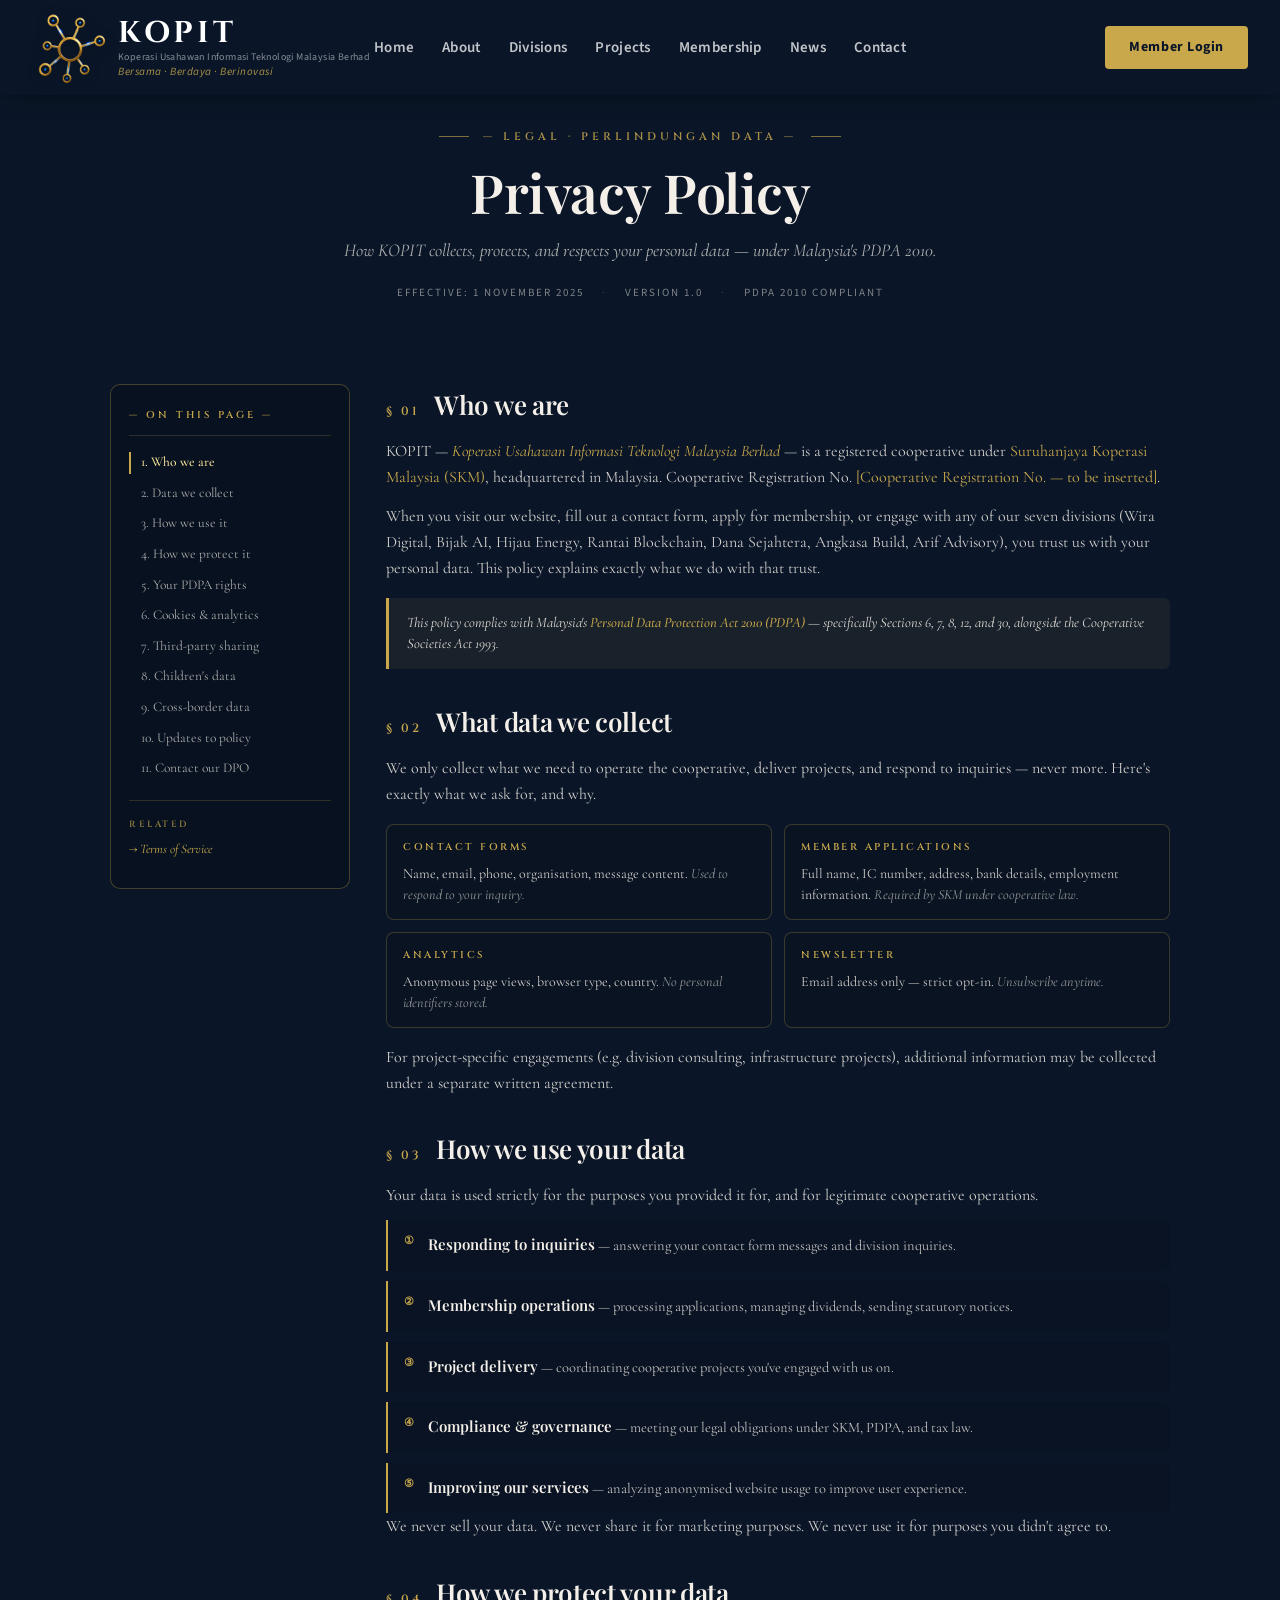
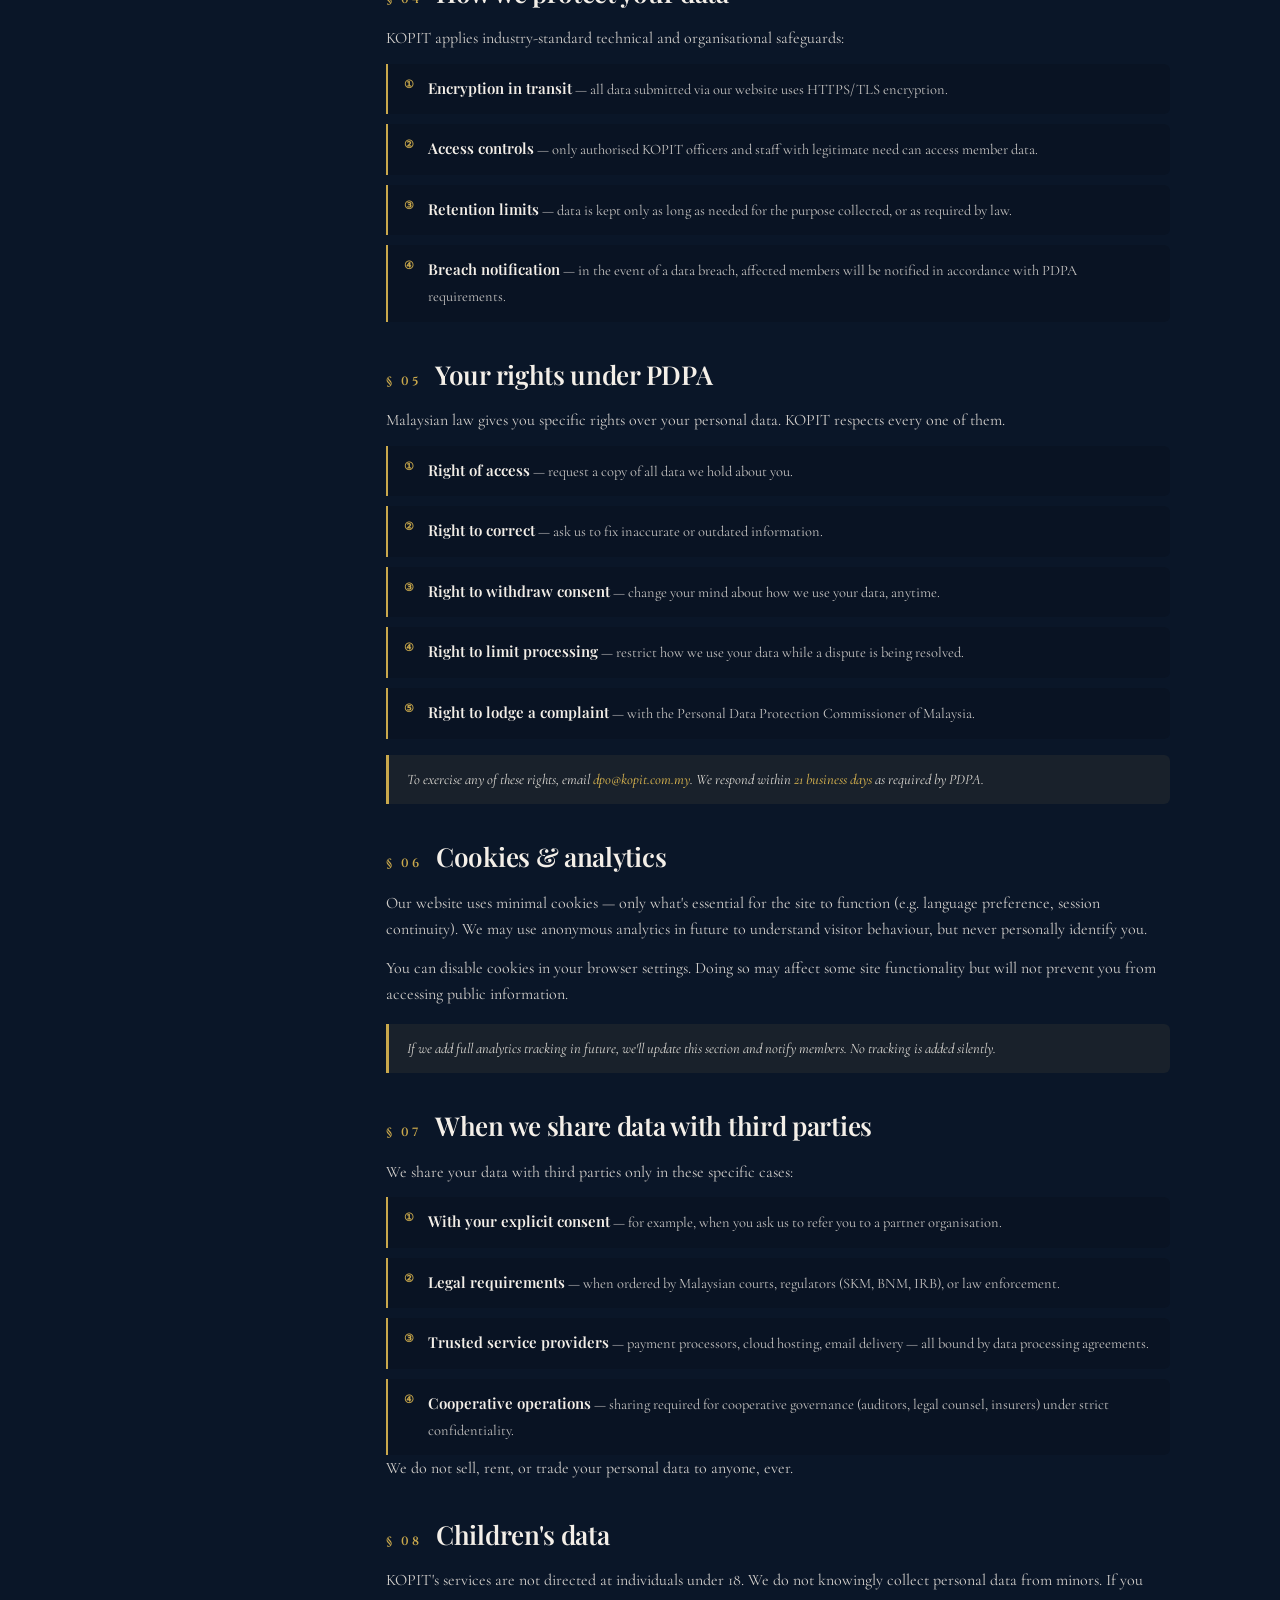
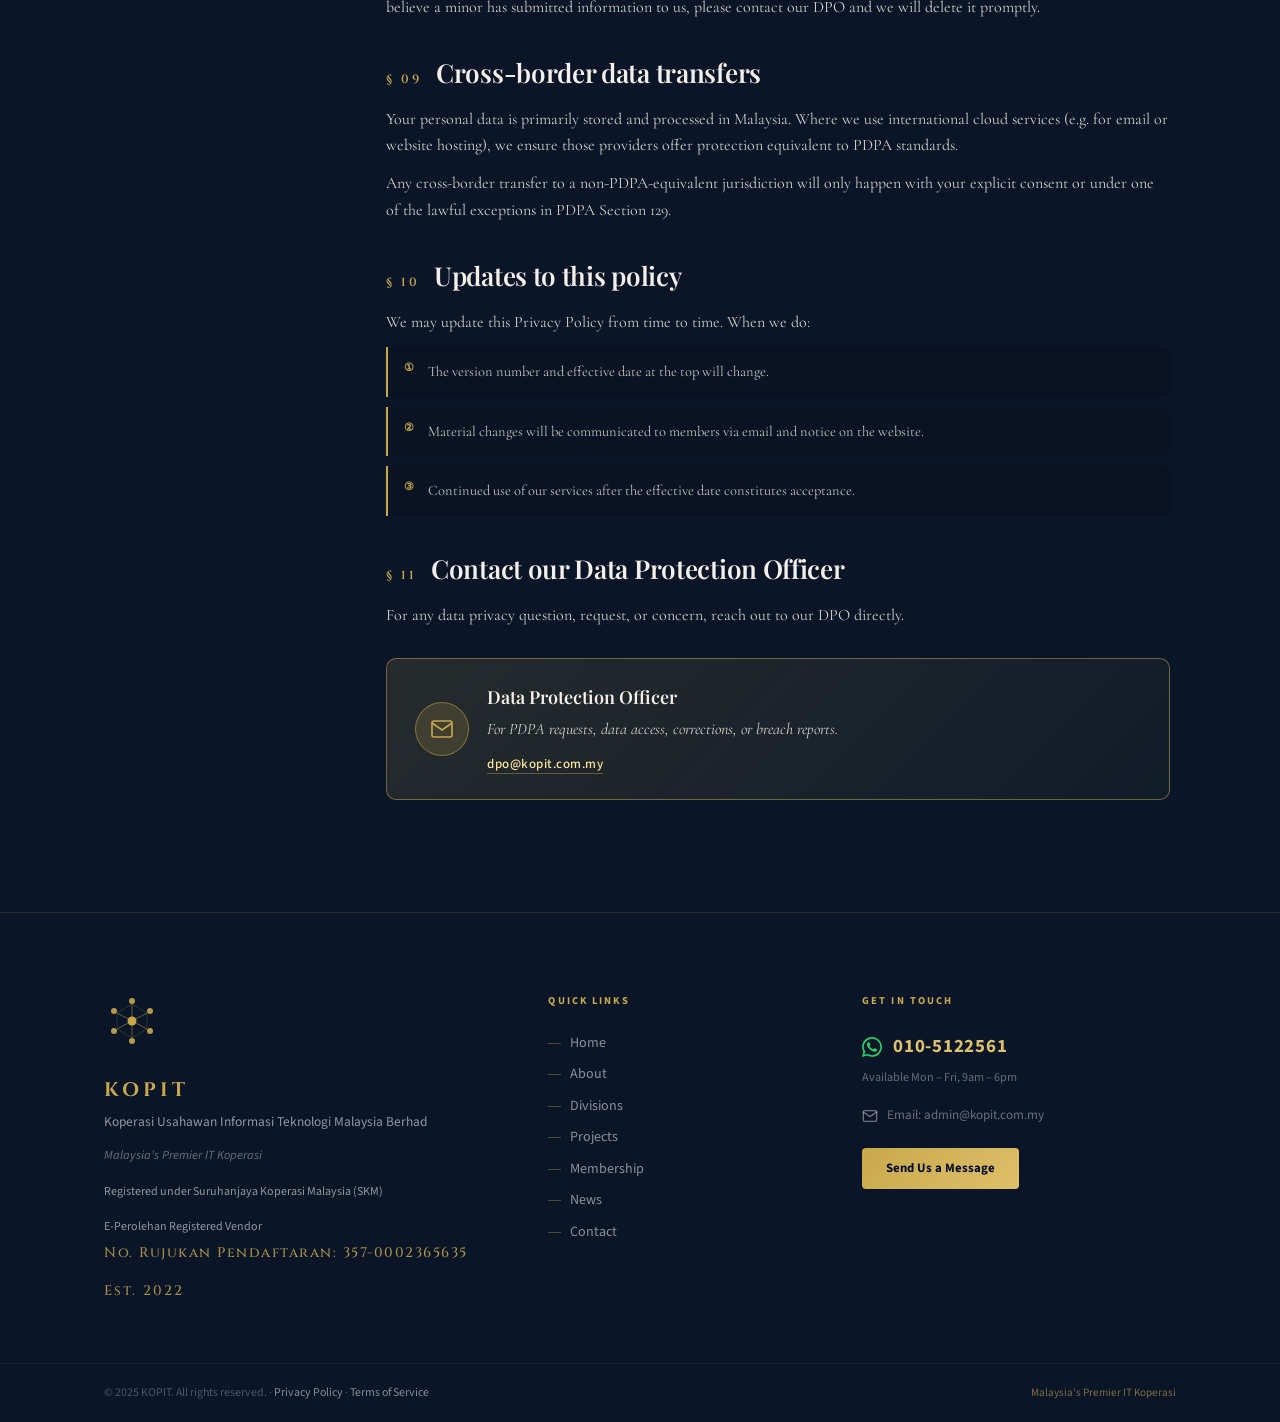
<file: privacy.html>
<!DOCTYPE html>
<html lang="en">
<head>
<meta charset="UTF-8">
<meta name="viewport" content="width=device-width, initial-scale=1.0">
<title>Privacy Policy · KOPIT — PDPA 2010 Compliant</title>
<meta name="description" content="KOPIT's Privacy Policy under Malaysia's Personal Data Protection Act 2010. How we collect, use, and protect your personal data.">
<link rel="preconnect" href="https://fonts.googleapis.com">
<link rel="preconnect" href="https://fonts.gstatic.com" crossorigin>
<link href="https://fonts.googleapis.com/css2?family=Cinzel:wght@400;600;700&family=Playfair+Display:ital,wght@0,400;0,500;0,600;0,700;1,400;1,500;1,600&family=Source+Sans+3:wght@300;400;500;600;700&family=Cormorant+Garamond:ital,wght@0,400;0,500;1,300;1,400;1,500&display=swap" rel="stylesheet">
<style>
*,*::before,*::after{box-sizing:border-box;margin:0;padding:0}
html{scroll-behavior:smooth;font-size:16px}
body{font-family:'Source Sans 3',sans-serif;color:#F4EFE8;background:#0A1628;overflow-x:hidden;line-height:1.6}
a{text-decoration:none;color:inherit;transition:all .25s ease}
ul{list-style:none}
img{max-width:100%;display:block}

:root{
  --navy:#0A1628;--navy-dk:#060D1A;--gold:#C9A84C;--gold-dk:#A8862A;--gold-lt:#DEC06A;
  --bg:#F8F6F1;--text:#2C2C2C;--white:#FFFFFF;--cw:1160px;--nav-h:95px;
}
.wrap{max-width:var(--cw);margin:0 auto;padding:0 44px}

/* NAVBAR */
.navbar{position:fixed;top:0;left:0;right:0;z-index:1000;height:var(--nav-h);background:var(--navy);box-shadow:0 2px 20px rgba(0,0,0,.35);display:flex;align-items:center;transition:height .35s ease, padding .35s ease, box-shadow .35s ease;}
.navbar.scrolled{height:65px}
.nav-inner{max-width:1600px;margin:0 auto;padding:0 32px;display:grid;grid-template-columns:1fr auto 1fr;align-items:center;width:100%;}
.nav-right{display:flex;align-items:center;justify-content:flex-end;gap:12px}
#kopitLogo{background:transparent;display:block;flex-shrink:0;width:75px;height:75px;transition:width .35s ease, height .35s ease;}
.navbar.scrolled #kopitLogo{width:55px;height:55px}
#kopitLogo{position:relative;}
#kopitLogo .mark-img{width:100%;height:100%;object-fit:contain;display:block;filter:drop-shadow(0 2px 6px rgba(0,0,0,0.4));}
#kopitLogo .pulse-dot{position:absolute;left:var(--x);top:var(--y);width:14%;height:14%;border-radius:50%;background:radial-gradient(circle, rgba(180,220,255,0.95) 0%, rgba(90,158,245,0.55) 35%, rgba(90,158,245,0) 70%);transform:translate(-50%,-50%) scale(0.4);pointer-events:none;mix-blend-mode:screen;opacity:0;animation:dotPulse 3.2s ease-in-out infinite;animation-delay:var(--d);}
@keyframes dotPulse{0%,100%{opacity:0;transform:translate(-50%,-50%) scale(0.4);}50%{opacity:0.9;transform:translate(-50%,-50%) scale(1.0);}}
.logo-unit{display:flex;align-items:center;gap:11px;flex-shrink:0;cursor:pointer}
.logo-text-block{display:flex;flex-direction:column;justify-content:center}
.lt-1{font-family:'Cinzel','Playfair Display',serif;font-size:30px;font-weight:700;color:#ffffff;letter-spacing:4px;margin-bottom:2px;display:block;line-height:1;transition:font-size .35s ease;}
.navbar.scrolled .lt-1{font-size:24px}
.lt-2{font-family:'Source Sans 3',sans-serif;font-size:10px;color:rgba(255,255,255,0.5);letter-spacing:.4px;white-space:nowrap;display:block;overflow:hidden;max-height:18px;opacity:1;margin-bottom:2px;line-height:1.4;transition:opacity .35s ease, max-height .35s ease, margin-bottom .35s ease;}
.lt-3{font-family:'Source Sans 3',sans-serif;font-size:11px;font-style:italic;color:rgba(201,168,76,.85);letter-spacing:.5px;display:block;line-height:1;}
.navbar.scrolled .lt-2{opacity:0;max-height:0;margin-bottom:0;overflow:hidden}
.nav-links{display:flex;align-items:center;justify-content:center;gap:24px}
.nl{font-family:'Source Sans 3',sans-serif;font-size:15px;font-weight:600;letter-spacing:.3px;color:rgba(255,255,255,.75);padding:4px 2px;border-radius:4px;transition:all .2s ease;}
.nl:hover,.nl.active{color:var(--gold);background:transparent}
.lang-toggle{display:none}
.lang-btn{font-family:Arial,sans-serif;font-size:11px;font-weight:700;letter-spacing:1.5px;padding:5px 12px;border-radius:3px;cursor:pointer;transition:all .2s ease;border:1.5px solid var(--gold);background:transparent;color:var(--gold);}
.lang-btn.active{background:var(--gold);color:var(--navy-dk)}
.lang-btn:hover:not(.active){background:rgba(201,168,76,.12)}
.nav-cta{font-family:'Source Sans 3',sans-serif;font-size:14px;font-weight:700;letter-spacing:.04em;background:var(--gold);color:var(--navy);border:none;padding:10px 24px;border-radius:4px;flex-shrink:0;transition:all .2s ease;}
.nav-cta:hover{background:var(--gold-dk);color:var(--navy)}
.hamburger{display:none;flex-direction:column;gap:5px;background:none;border:none;cursor:pointer;padding:4px;margin-left:8px;}
.hamburger span{display:block;width:22px;height:2px;background:var(--gold);border-radius:2px;transition:all .25s ease;}
.hamburger.open span:nth-child(1){transform:rotate(45deg) translate(5px,5px)}
.hamburger.open span:nth-child(2){opacity:0}
.hamburger.open span:nth-child(3){transform:rotate(-45deg) translate(5px,-5px)}
.nav-links.open{right:0 !important}

/* ═══ LEGAL PAGE STYLES (shared by privacy.html + terms.html) ═══ */
.legal-hero{background:var(--navy);padding:120px 0 50px;text-align:center;position:relative;overflow:hidden;}
.legal-hero-label-wrap{display:inline-flex;align-items:center;gap:14px;margin-bottom:18px;}
.legal-hero-label-wrap::before,.legal-hero-label-wrap::after{content:'';width:30px;height:1px;background:rgba(201,168,76,0.6);}
.legal-hero-label{font-family:'Cinzel',serif;font-size:11px;letter-spacing:4px;color:rgba(201,168,76,0.85);font-weight:600;}
.legal-hero-headline{font-family:'Playfair Display',serif;font-size:54px;font-weight:600;letter-spacing:-0.5px;line-height:1.1;margin:0 0 14px;color:#F4EFE8;}
.legal-hero-sub{font-family:'Cormorant Garamond',serif;font-style:italic;font-size:18px;color:rgba(244,239,232,0.7);max-width:640px;margin:0 auto 14px;line-height:1.55;}
.legal-hero-meta{display:inline-flex;align-items:center;gap:18px;flex-wrap:wrap;justify-content:center;font-family:'Source Sans 3',sans-serif;font-size:11px;letter-spacing:2px;color:rgba(244,239,232,0.5);}
.legal-hero-meta span.dot{opacity:0.4;}

.legal-body{background:var(--navy);padding:30px 0 80px;}
.legal-layout{max-width:1100px;margin:0 auto;padding:0 20px;display:grid;grid-template-columns:240px 1fr;gap:36px;}

.legal-toc{background:rgba(8,16,28,0.6);border:0.5px solid rgba(201,168,76,0.3);border-radius:10px;padding:22px 18px;align-self:start;position:sticky;top:110px;}
.legal-toc-label{font-family:'Cinzel',serif;font-size:10px;letter-spacing:3px;color:#C9A84C;font-weight:600;margin-bottom:16px;border-bottom:0.5px solid rgba(201,168,76,0.2);padding-bottom:12px;}
.legal-toc-nav{display:flex;flex-direction:column;gap:9px;}
.legal-toc-nav a{font-family:'Cormorant Garamond',serif;font-size:13.5px;color:rgba(244,239,232,0.7);text-decoration:none;border-left:2px solid transparent;padding-left:10px;transition:all 0.2s ease;}
.legal-toc-nav a:hover{color:#FFE89A;border-left-color:rgba(201,168,76,0.4);}
.legal-toc-nav a.active{color:#FFE89A;border-left-color:#C9A84C;font-weight:500;}
.legal-toc-related{margin-top:20px;padding-top:16px;border-top:0.5px solid rgba(201,168,76,0.2);}
.legal-toc-related-label{font-family:'Cinzel',serif;font-size:9px;letter-spacing:2.5px;color:rgba(201,168,76,0.7);font-weight:600;margin-bottom:8px;}
.legal-toc-related a{font-family:'Cormorant Garamond',serif;font-style:italic;font-size:13px;color:#C9A84C;text-decoration:none;display:block;margin-bottom:6px;}
.legal-toc-related a:hover{color:#FFE89A;}

.legal-section{margin-bottom:32px;scroll-margin-top:110px;}
.legal-section-head{display:flex;align-items:baseline;gap:14px;margin-bottom:12px;}
.legal-section-marker{font-family:'Cinzel',serif;font-size:12px;letter-spacing:3px;color:#C9A84C;font-weight:600;}
.legal-section-title{font-family:'Playfair Display',serif;font-size:26px;font-weight:600;color:#F4EFE8;margin:0;letter-spacing:-0.3px;}
.legal-section p{font-family:'Cormorant Garamond',serif;font-size:16px;color:rgba(244,239,232,0.85);line-height:1.65;margin:0 0 12px;}
.legal-section p .accent{color:#C9A84C;}
.legal-section p .accent-italic{color:#C9A84C;font-style:italic;}
.legal-section a{color:#C9A84C;text-decoration:none;border-bottom:0.5px solid rgba(201,168,76,0.4);}
.legal-section a:hover{color:#FFE89A;}

.legal-callout-gold{background:rgba(201,168,76,0.08);border-left:3px solid #C9A84C;border-radius:0 6px 6px 0;padding:14px 18px;margin:16px 0;}
.legal-callout-gold p{font-family:'Cormorant Garamond',serif;font-size:14.5px;font-style:italic;color:rgba(244,239,232,0.9);line-height:1.5;margin:0;}
.legal-callout-gold .accent{color:#FFE89A;font-weight:500;}
.legal-callout-red{background:rgba(180,80,80,0.08);border-left:3px solid rgba(220,140,140,0.7);border-radius:0 6px 6px 0;padding:16px 20px;margin:16px 0;}
.legal-callout-red p{font-family:'Cormorant Garamond',serif;font-size:15.5px;color:rgba(244,239,232,0.9);line-height:1.6;margin:0 0 10px;font-style:italic;}
.legal-callout-red p:last-child{margin-bottom:0;}
.legal-callout-red .alert-label{color:rgba(220,140,140,0.95);font-weight:600;font-style:normal;}

.legal-card-grid-2{display:grid;grid-template-columns:1fr 1fr;gap:12px;margin:16px 0;}
.legal-card-grid-3{display:grid;grid-template-columns:repeat(3,1fr);gap:10px;margin:16px 0;}
.legal-card{background:rgba(8,16,28,0.5);border:0.5px solid rgba(201,168,76,0.25);border-radius:8px;padding:14px 16px;}
.legal-card-label{font-family:'Cinzel',serif;font-size:10px;letter-spacing:2.5px;color:#C9A84C;font-weight:600;margin-bottom:8px;}
.legal-card p{font-family:'Cormorant Garamond',serif;font-size:14px;color:rgba(244,239,232,0.85);line-height:1.5;margin:0;}
.legal-card p .muted-italic{font-style:italic;color:rgba(244,239,232,0.6);}
.legal-card-mini{background:rgba(8,16,28,0.4);border:0.5px solid rgba(201,168,76,0.2);border-radius:6px;padding:12px 14px;text-align:center;}
.legal-card-mini-label{font-family:'Cinzel',serif;font-size:9px;letter-spacing:2px;color:rgba(201,168,76,0.85);font-weight:600;margin-bottom:6px;}
.legal-card-mini-value{font-family:'Playfair Display',serif;font-size:14px;font-weight:600;color:#F4EFE8;}

.legal-rights-list{list-style:none;padding:0;margin:0;display:flex;flex-direction:column;gap:10px;}
.legal-rights-list li{display:flex;gap:14px;align-items:flex-start;background:rgba(8,16,28,0.4);border-left:2px solid #C9A84C;padding:12px 16px;border-radius:0 6px 6px 0;}
.legal-rights-num{font-family:'Cinzel',serif;font-size:11px;font-weight:700;color:#C9A84C;flex-shrink:0;}
.legal-rights-list .right-name{font-family:'Playfair Display',serif;font-size:15px;font-weight:600;color:#F4EFE8;}
.legal-rights-list .right-desc{font-family:'Cormorant Garamond',serif;font-size:14.5px;color:rgba(244,239,232,0.8);}

.legal-tier-card{background:rgba(8,16,28,0.6);border:0.5px solid rgba(201,168,76,0.5);border-radius:8px;padding:18px 20px;}
.legal-tier-card.affiliate{border-color:rgba(201,168,76,0.3);}
.legal-tier-badge{display:inline-block;background:rgba(201,168,76,0.18);border:0.5px solid rgba(201,168,76,0.4);color:#C9A84C;font-family:'Cinzel',serif;font-size:9px;letter-spacing:2px;font-weight:600;padding:3px 10px;border-radius:2px;margin-bottom:10px;}
.legal-tier-card.affiliate .legal-tier-badge{background:rgba(201,168,76,0.12);border-color:rgba(201,168,76,0.3);color:rgba(201,168,76,0.85);}
.legal-tier-name{font-family:'Playfair Display',serif;font-size:18px;font-weight:600;color:#F4EFE8;margin-bottom:6px;}
.legal-tier-desc{font-family:'Cormorant Garamond',serif;font-size:13.5px;color:rgba(244,239,232,0.8);line-height:1.5;margin:0;font-style:italic;}

.legal-contact-box{background:linear-gradient(135deg,rgba(201,168,76,0.15),rgba(201,168,76,0.04));border:0.5px solid rgba(201,168,76,0.5);border-radius:10px;padding:24px 28px;margin-top:30px;}
.legal-contact-inner{display:flex;align-items:center;gap:18px;flex-wrap:wrap;}
.legal-contact-icon{width:54px;height:54px;border-radius:50%;background:rgba(201,168,76,0.18);border:0.5px solid rgba(201,168,76,0.5);display:flex;align-items:center;justify-content:center;flex-shrink:0;color:#C9A84C;}
.legal-contact-text{flex:1;min-width:240px;}
.legal-contact-title{font-family:'Playfair Display',serif;font-size:18px;font-weight:600;color:#F4EFE8;margin-bottom:4px;}
.legal-contact-sub{font-family:'Cormorant Garamond',serif;font-style:italic;font-size:14px;color:rgba(244,239,232,0.75);margin:0 0 6px;}
.legal-contact-email{font-family:'Source Sans 3',sans-serif;font-size:13px;color:#FFE89A;font-weight:500;letter-spacing:0.5px;}
.legal-contact-email a{color:inherit;text-decoration:none;}

/* FOOTER */
.footer{background:var(--navy);border-top:1px solid rgba(201,168,76,.14)}
.footer-main{padding:80px 0 60px}
.footer-grid{display:grid;grid-template-columns:1.5fr 1fr 1.2fr;gap:52px;}
.f-svg-wrap{margin-bottom:18px}
.f-logo-name{font-family:'Cinzel',serif;font-size:1.22rem;letter-spacing:4px;font-weight:700;color:var(--gold);margin-bottom:4px;}
.f-tagline{font-family:'Source Sans 3',sans-serif;font-size:.84rem;color:rgba(255,255,255,.55);line-height:1.6;margin-bottom:14px;}
.f-premier{font-family:'Source Sans 3',sans-serif;font-size:.78rem;font-style:italic;color:rgba(255,255,255,.38);margin-bottom:14px;}
.f-head{font-family:'Source Sans 3',sans-serif;font-size:.66rem;font-weight:700;letter-spacing:.2em;text-transform:uppercase;color:var(--gold);margin-bottom:22px;}
.f-nav-list{display:flex;flex-direction:column;gap:9px}
.f-nav-list li a{display:flex;align-items:center;gap:9px;font-family:'Source Sans 3',sans-serif;font-size:.88rem;color:rgba(255,255,255,.52);transition:all .2s ease;}
.f-nav-list li a::before{content:'';width:13px;height:1px;background:var(--gold);opacity:.35;flex-shrink:0;transition:all .2s ease;}
.f-nav-list li a:hover{color:var(--gold-lt);padding-left:5px}
.f-nav-list li a:hover::before{width:18px;opacity:1}
.f-wa{display:inline-flex;align-items:center;gap:11px;font-family:'Source Sans 3',sans-serif;font-size:1.18rem;font-weight:700;color:var(--gold-lt);letter-spacing:.04em;margin-bottom:6px;transition:all .2s ease;}
.f-wa:hover{color:#EDD47E}
.f-hours{font-family:'Source Sans 3',sans-serif;font-size:.76rem;color:rgba(255,255,255,.36);margin-bottom:18px}
.f-email{display:flex;align-items:center;gap:9px;font-family:'Source Sans 3',sans-serif;font-size:.86rem;color:rgba(255,255,255,.48);margin-bottom:22px;}
.f-contact-btn{display:inline-block;font-family:'Source Sans 3',sans-serif;font-size:.8rem;font-weight:700;color:var(--navy-dk);background:linear-gradient(135deg,var(--gold),var(--gold-lt));padding:10px 24px;border-radius:4px;transition:all .2s ease;}
.f-contact-btn:hover{transform:translateY(-1px);box-shadow:0 5px 20px rgba(201,168,76,.35)}
.footer-bar{border-top:1px solid rgba(255,255,255,.055);padding:20px 0}
.footer-bar-inner{display:flex;align-items:center;justify-content:space-between;gap:16px;flex-wrap:wrap;}
.footer-bar-inner p{font-family:'Source Sans 3',sans-serif;font-size:.74rem;color:rgba(255,255,255,.28);}
.bar-r{font-size:.7rem !important;color:rgba(201,168,76,.6) !important;white-space:nowrap}
.bar-legal{color:rgba(255,255,255,.5);text-decoration:none;transition:color .2s ease;}
.bar-legal:hover{color:#C9A84C;}

/* RESPONSIVE */
@media(max-width:1024px){.nl{padding:6px 9px;font-size:.76rem}}
@media(max-width:900px){
  :root{--nav-h:72px}
  .wrap{padding:0 22px}
  .hamburger{display:flex}
  .nav-cta{display:none}
  .nav-links{position:fixed;top:0;right:-100%;width:268px;height:100vh;background:var(--navy-dk);flex-direction:column;align-items:flex-start;padding:80px 26px 36px;gap:3px;border-left:1px solid rgba(201,168,76,.14);transition:right .38s ease;z-index:999;box-shadow:-18px 0 55px rgba(0,0,0,.38);}
  .nav-links.open{right:0}
  .nl{font-size:.92rem;padding:11px 14px;width:100%}
  .footer-grid{grid-template-columns:1fr;gap:36px}
  .footer-bar-inner{flex-direction:column;align-items:flex-start;gap:5px}
  .footer-main{padding:56px 0 44px}
  .lt-2{display:none}
  .legal-layout{grid-template-columns:1fr;gap:20px;}
  .legal-toc{position:static;}
  .legal-card-grid-2{grid-template-columns:1fr;}
  .legal-card-grid-3{grid-template-columns:1fr;}
  .legal-hero-headline{font-size:40px;}
}
@media(max-width:600px){
  .legal-hero-headline{font-size:32px;}
  .legal-section-title{font-size:22px;}
  .legal-hero{padding:100px 0 40px;}
}
</style>
</head>
<body>

<!-- NAVBAR -->
<nav class="navbar">
  <div class="nav-inner">
    <a href="index.html" aria-label="KOPIT Home">
      <div class="logo-unit">
        <div id="kopitLogo" aria-label="KOPIT mark">
          <img class="mark-img" src="images/logo/mark-2026.png" alt="">
          <span class="pulse-dot" style="--x:28%;--y:14%;--d:0s"></span>
          <span class="pulse-dot" style="--x:64%;--y:17%;--d:0.45s"></span>
          <span class="pulse-dot" style="--x:90%;--y:41%;--d:0.9s"></span>
          <span class="pulse-dot" style="--x:70%;--y:79%;--d:1.35s"></span>
          <span class="pulse-dot" style="--x:46%;--y:91%;--d:1.8s"></span>
          <span class="pulse-dot" style="--x:18%;--y:79%;--d:2.25s"></span>
          <span class="pulse-dot" style="--x:20%;--y:48%;--d:2.7s"></span>
        </div>
        <div class="logo-text-block">
          <span class="lt-1">KOPIT</span>
          <span class="lt-2">Koperasi Usahawan Informasi Teknologi Malaysia Berhad</span>
          <span class="lt-3">Bersama &middot; Berdaya &middot; Berinovasi</span>
        </div>
      </div>
    </a>
    <ul class="nav-links" id="navLinks">
      <li><a href="index.html"      class="nl" data-en="Home"       data-bm="Utama">Home</a></li>
      <li><a href="about.html"      class="nl" data-en="About"      data-bm="Tentang">About</a></li>
      <li><a href="divisions.html"  class="nl" data-en="Divisions"  data-bm="Bahagian">Divisions</a></li>
      <li><a href="projects.html"   class="nl" data-en="Projects"   data-bm="Projek">Projects</a></li>
      <li><a href="membership.html" class="nl" data-en="Membership" data-bm="Keahlian">Membership</a></li>
      <li><a href="news.html"       class="nl" data-en="News"       data-bm="Berita">News</a></li>
      <li><a href="contact.html"    class="nl" data-en="Contact"    data-bm="Hubungi">Contact</a></li>
    </ul>
    <div class="nav-right">
      <div class="lang-toggle">
        <button class="lang-btn active" id="btnEN" onclick="setLang('en')">EN</button>
        <button class="lang-btn"        id="btnBM" onclick="setLang('bm')">BM</button>
      </div>
      <button class="hamburger" id="hamburger" aria-label="Toggle menu">
        <span></span><span></span><span></span>
      </button>
      <a href="membership.html#member-login" class="nav-cta" data-en="Member Login" data-bm="Log Masuk Ahli">Member Login</a>
    </div>
  </div>
</nav>

<!-- HERO -->
<section class="legal-hero">
  <div class="wrap">
    <div class="legal-hero-label-wrap"><span class="legal-hero-label">— LEGAL · PERLINDUNGAN DATA —</span></div>
    <h1 class="legal-hero-headline">Privacy Policy</h1>
    <p class="legal-hero-sub">How KOPIT collects, protects, and respects your personal data — under Malaysia's PDPA 2010.</p>
    <div class="legal-hero-meta">
      <span>EFFECTIVE: 1 NOVEMBER 2025</span>
      <span class="dot">·</span>
      <span>VERSION 1.0</span>
      <span class="dot">·</span>
      <span>PDPA 2010 COMPLIANT</span>
    </div>
  </div>
</section>

<!-- BODY -->
<section class="legal-body">
  <div class="legal-layout">

    <!-- TOC -->
    <aside class="legal-toc">
      <div class="legal-toc-label">— ON THIS PAGE —</div>
      <nav class="legal-toc-nav">
        <a href="#section-1" class="active">1. Who we are</a>
        <a href="#section-2">2. Data we collect</a>
        <a href="#section-3">3. How we use it</a>
        <a href="#section-4">4. How we protect it</a>
        <a href="#section-5">5. Your PDPA rights</a>
        <a href="#section-6">6. Cookies &amp; analytics</a>
        <a href="#section-7">7. Third-party sharing</a>
        <a href="#section-8">8. Children's data</a>
        <a href="#section-9">9. Cross-border data</a>
        <a href="#section-10">10. Updates to policy</a>
        <a href="#section-11">11. Contact our DPO</a>
      </nav>
      <div class="legal-toc-related">
        <div class="legal-toc-related-label">RELATED</div>
        <a href="terms.html">→ Terms of Service</a>
      </div>
    </aside>

    <!-- MAIN -->
    <main>

      <section id="section-1" class="legal-section">
        <div class="legal-section-head">
          <span class="legal-section-marker">§ 01</span>
          <h2 class="legal-section-title">Who we are</h2>
        </div>
        <p>KOPIT — <span class="accent-italic">Koperasi Usahawan Informasi Teknologi Malaysia Berhad</span> — is a registered cooperative under <span class="accent">Suruhanjaya Koperasi Malaysia (SKM)</span>, headquartered in Malaysia. Cooperative Registration No. <span class="accent">[Cooperative Registration No. — to be inserted]</span>.</p>
        <p>When you visit our website, fill out a contact form, apply for membership, or engage with any of our seven divisions (Wira Digital, Bijak AI, Hijau Energy, Rantai Blockchain, Dana Sejahtera, Angkasa Build, Arif Advisory), you trust us with your personal data. This policy explains exactly what we do with that trust.</p>
        <div class="legal-callout-gold">
          <p>This policy complies with Malaysia's <span class="accent">Personal Data Protection Act 2010 (PDPA)</span> — specifically Sections 6, 7, 8, 12, and 30, alongside the Cooperative Societies Act 1993.</p>
        </div>
      </section>

      <section id="section-2" class="legal-section">
        <div class="legal-section-head">
          <span class="legal-section-marker">§ 02</span>
          <h2 class="legal-section-title">What data we collect</h2>
        </div>
        <p>We only collect what we need to operate the cooperative, deliver projects, and respond to inquiries — never more. Here's exactly what we ask for, and why.</p>
        <div class="legal-card-grid-2">
          <div class="legal-card">
            <div class="legal-card-label">CONTACT FORMS</div>
            <p>Name, email, phone, organisation, message content. <span class="muted-italic">Used to respond to your inquiry.</span></p>
          </div>
          <div class="legal-card">
            <div class="legal-card-label">MEMBER APPLICATIONS</div>
            <p>Full name, IC number, address, bank details, employment information. <span class="muted-italic">Required by SKM under cooperative law.</span></p>
          </div>
          <div class="legal-card">
            <div class="legal-card-label">ANALYTICS</div>
            <p>Anonymous page views, browser type, country. <span class="muted-italic">No personal identifiers stored.</span></p>
          </div>
          <div class="legal-card">
            <div class="legal-card-label">NEWSLETTER</div>
            <p>Email address only — strict opt-in. <span class="muted-italic">Unsubscribe anytime.</span></p>
          </div>
        </div>
        <p>For project-specific engagements (e.g. division consulting, infrastructure projects), additional information may be collected under a separate written agreement.</p>
      </section>

      <section id="section-3" class="legal-section">
        <div class="legal-section-head">
          <span class="legal-section-marker">§ 03</span>
          <h2 class="legal-section-title">How we use your data</h2>
        </div>
        <p>Your data is used strictly for the purposes you provided it for, and for legitimate cooperative operations.</p>
        <ul class="legal-rights-list">
          <li><span class="legal-rights-num">①</span><div><span class="right-name">Responding to inquiries</span> <span class="right-desc">— answering your contact form messages and division inquiries.</span></div></li>
          <li><span class="legal-rights-num">②</span><div><span class="right-name">Membership operations</span> <span class="right-desc">— processing applications, managing dividends, sending statutory notices.</span></div></li>
          <li><span class="legal-rights-num">③</span><div><span class="right-name">Project delivery</span> <span class="right-desc">— coordinating cooperative projects you've engaged with us on.</span></div></li>
          <li><span class="legal-rights-num">④</span><div><span class="right-name">Compliance &amp; governance</span> <span class="right-desc">— meeting our legal obligations under SKM, PDPA, and tax law.</span></div></li>
          <li><span class="legal-rights-num">⑤</span><div><span class="right-name">Improving our services</span> <span class="right-desc">— analyzing anonymised website usage to improve user experience.</span></div></li>
        </ul>
        <p>We never sell your data. We never share it for marketing purposes. We never use it for purposes you didn't agree to.</p>
      </section>

      <section id="section-4" class="legal-section">
        <div class="legal-section-head">
          <span class="legal-section-marker">§ 04</span>
          <h2 class="legal-section-title">How we protect your data</h2>
        </div>
        <p>KOPIT applies industry-standard technical and organisational safeguards:</p>
        <ul class="legal-rights-list">
          <li><span class="legal-rights-num">①</span><div><span class="right-name">Encryption in transit</span> <span class="right-desc">— all data submitted via our website uses HTTPS/TLS encryption.</span></div></li>
          <li><span class="legal-rights-num">②</span><div><span class="right-name">Access controls</span> <span class="right-desc">— only authorised KOPIT officers and staff with legitimate need can access member data.</span></div></li>
          <li><span class="legal-rights-num">③</span><div><span class="right-name">Retention limits</span> <span class="right-desc">— data is kept only as long as needed for the purpose collected, or as required by law.</span></div></li>
          <li><span class="legal-rights-num">④</span><div><span class="right-name">Breach notification</span> <span class="right-desc">— in the event of a data breach, affected members will be notified in accordance with PDPA requirements.</span></div></li>
        </ul>
      </section>

      <section id="section-5" class="legal-section">
        <div class="legal-section-head">
          <span class="legal-section-marker">§ 05</span>
          <h2 class="legal-section-title">Your rights under PDPA</h2>
        </div>
        <p>Malaysian law gives you specific rights over your personal data. KOPIT respects every one of them.</p>
        <ul class="legal-rights-list">
          <li><span class="legal-rights-num">①</span><div><span class="right-name">Right of access</span> <span class="right-desc">— request a copy of all data we hold about you.</span></div></li>
          <li><span class="legal-rights-num">②</span><div><span class="right-name">Right to correct</span> <span class="right-desc">— ask us to fix inaccurate or outdated information.</span></div></li>
          <li><span class="legal-rights-num">③</span><div><span class="right-name">Right to withdraw consent</span> <span class="right-desc">— change your mind about how we use your data, anytime.</span></div></li>
          <li><span class="legal-rights-num">④</span><div><span class="right-name">Right to limit processing</span> <span class="right-desc">— restrict how we use your data while a dispute is being resolved.</span></div></li>
          <li><span class="legal-rights-num">⑤</span><div><span class="right-name">Right to lodge a complaint</span> <span class="right-desc">— with the Personal Data Protection Commissioner of Malaysia.</span></div></li>
        </ul>
        <div class="legal-callout-gold">
          <p>To exercise any of these rights, email <span class="accent">dpo@kopit.com.my</span>. We respond within <span class="accent">21 business days</span> as required by PDPA.</p>
        </div>
      </section>

      <section id="section-6" class="legal-section">
        <div class="legal-section-head">
          <span class="legal-section-marker">§ 06</span>
          <h2 class="legal-section-title">Cookies &amp; analytics</h2>
        </div>
        <p>Our website uses minimal cookies — only what's essential for the site to function (e.g. language preference, session continuity). We may use anonymous analytics in future to understand visitor behaviour, but never personally identify you.</p>
        <p>You can disable cookies in your browser settings. Doing so may affect some site functionality but will not prevent you from accessing public information.</p>
        <div class="legal-callout-gold">
          <p>If we add full analytics tracking in future, we'll update this section and notify members. No tracking is added silently.</p>
        </div>
      </section>

      <section id="section-7" class="legal-section">
        <div class="legal-section-head">
          <span class="legal-section-marker">§ 07</span>
          <h2 class="legal-section-title">When we share data with third parties</h2>
        </div>
        <p>We share your data with third parties only in these specific cases:</p>
        <ul class="legal-rights-list">
          <li><span class="legal-rights-num">①</span><div><span class="right-name">With your explicit consent</span> <span class="right-desc">— for example, when you ask us to refer you to a partner organisation.</span></div></li>
          <li><span class="legal-rights-num">②</span><div><span class="right-name">Legal requirements</span> <span class="right-desc">— when ordered by Malaysian courts, regulators (SKM, BNM, IRB), or law enforcement.</span></div></li>
          <li><span class="legal-rights-num">③</span><div><span class="right-name">Trusted service providers</span> <span class="right-desc">— payment processors, cloud hosting, email delivery — all bound by data processing agreements.</span></div></li>
          <li><span class="legal-rights-num">④</span><div><span class="right-name">Cooperative operations</span> <span class="right-desc">— sharing required for cooperative governance (auditors, legal counsel, insurers) under strict confidentiality.</span></div></li>
        </ul>
        <p>We do not sell, rent, or trade your personal data to anyone, ever.</p>
      </section>

      <section id="section-8" class="legal-section">
        <div class="legal-section-head">
          <span class="legal-section-marker">§ 08</span>
          <h2 class="legal-section-title">Children's data</h2>
        </div>
        <p>KOPIT's services are not directed at individuals under 18. We do not knowingly collect personal data from minors. If you believe a minor has submitted information to us, please contact our DPO and we will delete it promptly.</p>
      </section>

      <section id="section-9" class="legal-section">
        <div class="legal-section-head">
          <span class="legal-section-marker">§ 09</span>
          <h2 class="legal-section-title">Cross-border data transfers</h2>
        </div>
        <p>Your personal data is primarily stored and processed in Malaysia. Where we use international cloud services (e.g. for email or website hosting), we ensure those providers offer protection equivalent to PDPA standards.</p>
        <p>Any cross-border transfer to a non-PDPA-equivalent jurisdiction will only happen with your explicit consent or under one of the lawful exceptions in PDPA Section 129.</p>
      </section>

      <section id="section-10" class="legal-section">
        <div class="legal-section-head">
          <span class="legal-section-marker">§ 10</span>
          <h2 class="legal-section-title">Updates to this policy</h2>
        </div>
        <p>We may update this Privacy Policy from time to time. When we do:</p>
        <ul class="legal-rights-list">
          <li><span class="legal-rights-num">①</span><div><span class="right-desc">The version number and effective date at the top will change.</span></div></li>
          <li><span class="legal-rights-num">②</span><div><span class="right-desc">Material changes will be communicated to members via email and notice on the website.</span></div></li>
          <li><span class="legal-rights-num">③</span><div><span class="right-desc">Continued use of our services after the effective date constitutes acceptance.</span></div></li>
        </ul>
      </section>

      <section id="section-11" class="legal-section">
        <div class="legal-section-head">
          <span class="legal-section-marker">§ 11</span>
          <h2 class="legal-section-title">Contact our Data Protection Officer</h2>
        </div>
        <p>For any data privacy question, request, or concern, reach out to our DPO directly.</p>
        <div class="legal-contact-box">
          <div class="legal-contact-inner">
            <div class="legal-contact-icon">
              <svg width="24" height="24" viewBox="0 0 24 24" fill="none" stroke="currentColor" stroke-width="1.6"><path d="M4 4h16c1.1 0 2 .9 2 2v12c0 1.1-.9 2-2 2H4c-1.1 0-2-.9-2-2V6c0-1.1.9-2 2-2z"/><polyline points="22,6 12,13 2,6"/></svg>
            </div>
            <div class="legal-contact-text">
              <div class="legal-contact-title">Data Protection Officer</div>
              <p class="legal-contact-sub">For PDPA requests, data access, corrections, or breach reports.</p>
              <div class="legal-contact-email"><a href="mailto:dpo@kopit.com.my">dpo@kopit.com.my</a></div>
            </div>
          </div>
        </div>
      </section>

    </main>
  </div>
</section>

<!-- FOOTER -->
<footer class="footer">
  <div class="footer-main">
    <div class="wrap">
      <div class="footer-grid">
        <div>
          <div class="f-svg-wrap">
            <svg width="56" height="56" viewBox="0 0 56 56" fill="none" xmlns="http://www.w3.org/2000/svg" aria-label="KOPIT node network logo">
              <circle cx="28" cy="28" r="4.5" fill="#C9A84C"/>
              <circle cx="28" cy="8"  r="3" fill="#C9A84C" opacity=".9"/>
              <circle cx="46" cy="18" r="3" fill="#C9A84C" opacity=".9"/>
              <circle cx="46" cy="38" r="3" fill="#C9A84C" opacity=".9"/>
              <circle cx="28" cy="48" r="3" fill="#C9A84C" opacity=".9"/>
              <circle cx="10" cy="38" r="3" fill="#C9A84C" opacity=".9"/>
              <circle cx="10" cy="18" r="3" fill="#C9A84C" opacity=".9"/>
              <line x1="28" y1="28" x2="28" y2="11"  stroke="#C9A84C" stroke-width="1" opacity=".45"/>
              <line x1="28" y1="28" x2="43" y2="20"  stroke="#C9A84C" stroke-width="1" opacity=".45"/>
              <line x1="28" y1="28" x2="43" y2="36"  stroke="#C9A84C" stroke-width="1" opacity=".45"/>
              <line x1="28" y1="28" x2="28" y2="45"  stroke="#C9A84C" stroke-width="1" opacity=".45"/>
              <line x1="28" y1="28" x2="13" y2="36"  stroke="#C9A84C" stroke-width="1" opacity=".45"/>
              <line x1="28" y1="28" x2="13" y2="20"  stroke="#C9A84C" stroke-width="1" opacity=".45"/>
              <line x1="28" y1="11" x2="43" y2="20"  stroke="#C9A84C" stroke-width=".8" opacity=".25"/>
              <line x1="43" y1="20" x2="43" y2="36"  stroke="#C9A84C" stroke-width=".8" opacity=".25"/>
              <line x1="43" y1="36" x2="28" y2="45"  stroke="#C9A84C" stroke-width=".8" opacity=".25"/>
              <line x1="28" y1="45" x2="13" y2="36"  stroke="#C9A84C" stroke-width=".8" opacity=".25"/>
              <line x1="13" y1="36" x2="13" y2="20"  stroke="#C9A84C" stroke-width=".8" opacity=".25"/>
              <line x1="13" y1="20" x2="28" y2="11"  stroke="#C9A84C" stroke-width=".8" opacity=".25"/>
            </svg>
          </div>
          <div class="f-logo-name">KOPIT</div>
          <p class="f-tagline">Koperasi Usahawan Informasi Teknologi Malaysia Berhad</p>
          <p class="f-premier">Malaysia's Premier IT Koperasi</p>
          <div class="footer-credentials" style="margin-top:16px;font-family:'Source Sans 3',sans-serif;font-size:12px;line-height:1.7;color:rgba(255,255,255,0.55);">
            <div style="margin-bottom:14px;">Registered under Suruhanjaya Koperasi Malaysia (SKM)</div>
            <div style="margin-bottom:14px;">
              <div>E-Perolehan Registered Vendor</div>
              <div style="margin-top:4px;font-family:'Cinzel',serif;font-size:14px;letter-spacing:1.5px;font-weight:500;color:rgba(201,168,76,0.85);">No. Rujukan Pendaftaran: 357-0002365635</div>
            </div>
            <div style="font-family:'Cinzel',serif;font-size:14px;letter-spacing:2px;font-weight:500;color:rgba(201,168,76,0.85);">Est. 2022</div>
          </div>
        </div>
        <div>
          <h4 class="f-head">Quick Links</h4>
          <ul class="f-nav-list">
            <li><a href="index.html">Home</a></li>
            <li><a href="about.html">About</a></li>
            <li><a href="divisions.html">Divisions</a></li>
            <li><a href="projects.html">Projects</a></li>
            <li><a href="membership.html">Membership</a></li>
            <li><a href="news.html">News</a></li>
            <li><a href="contact.html">Contact</a></li>
          </ul>
        </div>
        <div>
          <h4 class="f-head">Get In Touch</h4>
          <a href="https://wa.me/60105122561" class="f-wa" target="_blank" rel="noopener">
            <svg width="20" height="20" viewBox="0 0 24 24" fill="#25D366" style="flex-shrink:0">
              <path d="M17.472 14.382c-.297-.149-1.758-.867-2.03-.967-.273-.099-.471-.148-.67.15-.197.297-.767.966-.94 1.164-.173.199-.347.223-.644.075-.297-.15-1.255-.463-2.39-1.475-.883-.788-1.48-1.761-1.653-2.059-.173-.297-.018-.458.13-.606.134-.133.298-.347.446-.52.149-.174.198-.298.298-.497.099-.198.05-.371-.025-.52-.075-.149-.669-1.612-.916-2.207-.242-.579-.487-.5-.669-.51-.173-.008-.371-.01-.57-.01-.198 0-.52.074-.792.372-.272.297-1.04 1.016-1.04 2.479 0 1.462 1.065 2.875 1.213 3.074.149.198 2.096 3.2 5.077 4.487.709.306 1.262.489 1.694.625.712.227 1.36.195 1.871.118.571-.085 1.758-.719 2.006-1.413.248-.694.248-1.289.173-1.413-.074-.124-.272-.198-.57-.347m-5.421 7.403h-.004a9.87 9.87 0 01-5.031-1.378l-.361-.214-3.741.982.998-3.648-.235-.374a9.86 9.86 0 01-1.51-5.26c.001-5.45 4.436-9.884 9.888-9.884 2.64 0 5.122 1.03 6.988 2.898a9.825 9.825 0 012.893 6.994c-.003 5.45-4.437 9.884-9.885 9.884m8.413-18.297A11.815 11.815 0 0012.05 0C5.495 0 .16 5.335.157 11.892c0 2.096.547 4.142 1.588 5.945L.057 24l6.305-1.654a11.882 11.882 0 005.683 1.448h.005c6.554 0 11.89-5.335 11.893-11.893a11.821 11.821 0 00-3.48-8.413z"/>
            </svg>
            010-5122561
          </a>
          <p class="f-hours">Available Mon – Fri, 9am – 6pm</p>
          <div class="f-email">
            <svg width="16" height="16" viewBox="0 0 24 24" fill="none" stroke="rgba(255,255,255,0.4)" stroke-width="2" stroke-linecap="round" stroke-linejoin="round"><path d="M4 4h16c1.1 0 2 .9 2 2v12c0 1.1-.9 2-2 2H4c-1.1 0-2-.9-2-2V6c0-1.1.9-2 2-2z"/><polyline points="22,6 12,13 2,6"/></svg>
            <span style="font-size:.82rem;color:rgba(255,255,255,.38)">Email: <a href="mailto:admin@kopit.com.my" style="color:inherit;text-decoration:none;">admin@kopit.com.my</a></span>
          </div>
          <a href="contact.html" class="f-contact-btn">Send Us a Message</a>
        </div>
      </div>
    </div>
  </div>
  <div class="footer-bar">
    <div class="wrap">
      <div class="footer-bar-inner">
        <p>© 2025 KOPIT. All rights reserved. · <a href="privacy.html" class="bar-legal">Privacy Policy</a> · <a href="terms.html" class="bar-legal">Terms of Service</a></p>
        <p class="bar-r">Malaysia's Premier IT Koperasi</p>
      </div>
    </div>
  </div>
</footer>

<script>
var currentLang = localStorage.getItem('kopitLang') || 'en';
function applyLanguage(lang){currentLang=lang;localStorage.setItem('kopitLang',lang);document.querySelectorAll('[data-en]').forEach(function(el){var val=lang==='bm'?el.getAttribute('data-bm'):el.getAttribute('data-en');if(val!==null)el.innerHTML=val;});document.getElementById('btnEN').classList.toggle('active',lang==='en');document.getElementById('btnBM').classList.toggle('active',lang==='bm');document.documentElement.lang=lang==='bm'?'ms':'en';}
function setLang(lang){applyLanguage(lang);}

(function(){
  const cv=document.getElementById('kopitLogo');if(!cv||cv.tagName!=="CANVAS")return;const ctx=cv.getContext('2d');const W=cv.width,H=cv.height;const CX=W/2,CY=H/2;
  const GOLD='#C9A84C',EMR='#2ebf84',SAP='#5a9ef5',PLT='#ccdcee';
  const NODES=[{x:0,y:0,z:0,t:'hub',c:GOLD},{x:0,y:-22,z:6,t:'blk',c:PLT},{x:0,y:18,z:-4,t:'cir',c:EMR},{x:-22,y:0,z:3,t:'cir',c:SAP},{x:16,y:0,z:-6,t:'blk',c:EMR},{x:-14,y:-14,z:8,t:'blk',c:SAP},{x:19,y:-15,z:-3,t:'cir',c:PLT},{x:-13,y:14,z:-7,t:'blk',c:EMR},{x:18,y:18,z:4,t:'cir',c:SAP}];
  const EDGES=[[0,1],[0,2],[0,3],[0,4],[0,5],[0,6],[0,7],[0,8]];
  let aY=0,fT=0,tt=0;const aX=0.15;
  function rY(x,y,z,a){return{x:x*Math.cos(a)+z*Math.sin(a),y,z:-x*Math.sin(a)+z*Math.cos(a)};}
  function rX(x,y,z,a){return{x,y:y*Math.cos(a)-z*Math.sin(a),z:y*Math.sin(a)+z*Math.cos(a)};}
  function proj(x,y,z){const f=85/(85+z+45);return{sx:CX+x*f,sy:CY+y*f,sc:f};}
  function rgb(h){return[parseInt(h.slice(1,3),16),parseInt(h.slice(3,5),16),parseInt(h.slice(5,7),16)];}
  function ra(h,a){const[r,g,b]=rgb(h);return`rgba(${r},${g},${b},${a})`;}
  function glow(x,y,r,col,str){[2,1].forEach((m,i)=>{const g=ctx.createRadialGradient(x,y,0,x,y,r*m);g.addColorStop(0,ra(col,str*(0.5-i*0.2)));g.addColorStop(1,ra(col,0));ctx.beginPath();ctx.arc(x,y,r*m,0,Math.PI*2);ctx.fillStyle=g;ctx.fill();});}
  function box(x,y,w,h,r){ctx.beginPath();ctx.moveTo(x+r,y);ctx.lineTo(x+w-r,y);ctx.quadraticCurveTo(x+w,y,x+w,y+r);ctx.lineTo(x+w,y+h-r);ctx.quadraticCurveTo(x+w,y+h,x+w-r,y+h);ctx.lineTo(x+r,y+h);ctx.quadraticCurveTo(x,y+h,x,y+h-r);ctx.lineTo(x,y+r);ctx.quadraticCurveTo(x,y,x+r,y);ctx.closePath();}
  function drawHub(n,p){const s=9*n.sc;glow(n.sx,n.sy,s*1.5,GOLD,0.15*p);box(n.sx-s,n.sy-s,s*2,s*2,2.5*n.sc);ctx.fillStyle='rgba(8,5,1,0.95)';ctx.fill();ctx.strokeStyle=ra(GOLD,0.85);ctx.lineWidth=1.2*n.sc;ctx.stroke();ctx.fillStyle=ra(GOLD,0.95);ctx.font=`700 ${7*n.sc}px 'Playfair Display'`;ctx.textAlign='center';ctx.textBaseline='middle';ctx.fillText('K',n.sx,n.sy);}
  function drawBlk(n,p){const s=3*n.sc;glow(n.sx,n.sy,s*2.5,n.c,0.25*p);box(n.sx-s,n.sy-s,s*2,s*2,1*n.sc);const[r,g,b]=rgb(n.c);ctx.fillStyle=`rgba(${Math.round(r*0.15)},${Math.round(g*0.15)},${Math.round(b*0.15)},0.95)`;ctx.fill();ctx.strokeStyle=ra(n.c,0.9);ctx.lineWidth=0.8*n.sc;ctx.stroke();}
  function drawCir(n,p){const r=3*n.sc;glow(n.sx,n.sy,r*2.5,n.c,0.25*p);ctx.beginPath();ctx.arc(n.sx,n.sy,r,0,Math.PI*2);const[rv,gv,bv]=rgb(n.c);ctx.fillStyle=`rgba(${Math.round(rv*0.15)},${Math.round(gv*0.15)},${Math.round(bv*0.15)},0.95)`;ctx.fill();ctx.strokeStyle=ra(n.c,0.9);ctx.lineWidth=0.8*n.sc;ctx.stroke();ctx.beginPath();ctx.arc(n.sx,n.sy,1*n.sc,0,Math.PI*2);ctx.fillStyle=ra(n.c,0.9);ctx.fill();}
  function frame(){ctx.clearRect(0,0,W,H);fT+=0.006;aY+=0.008;tt+=0.012;const pulse=0.7+0.3*Math.sin(tt*1.5);const fo=Math.sin(fT)*2;const tX=aX+Math.sin(fT*0.4)*0.03;const nodes=NODES.map(n=>{let p=rY(n.x,n.y,n.z,aY);p=rX(p.x,p.y,p.z,tX);const pj=proj(p.x,p.y+fo,p.z);return{...n,...pj,tz:p.z};});EDGES.forEach(([i,j])=>{const a=nodes[i],b=nodes[j];const lg=ctx.createLinearGradient(a.sx,a.sy,b.sx,b.sy);lg.addColorStop(0,ra(GOLD,0.4));lg.addColorStop(1,ra(b.c,0.7));ctx.beginPath();ctx.moveTo(a.sx,a.sy);ctx.lineTo(b.sx,b.sy);ctx.strokeStyle=ra(b.c,0.08*pulse);ctx.lineWidth=2.5*(a.sc+b.sc)/2;ctx.stroke();ctx.beginPath();ctx.moveTo(a.sx,a.sy);ctx.lineTo(b.sx,b.sy);ctx.strokeStyle=lg;ctx.lineWidth=0.7*(a.sc+b.sc)/2;ctx.stroke();});[...nodes].sort((a,b)=>a.tz-b.tz).forEach(n=>{if(n.t==='hub')drawHub(n,pulse);else if(n.t==='blk')drawBlk(n,pulse);else drawCir(n,pulse);});requestAnimationFrame(frame);}
  frame();
})();

var navbar=document.querySelector('.navbar');
var hamburger=document.getElementById('hamburger');
var navLinks=document.getElementById('navLinks');
window.addEventListener('scroll',function(){if(window.scrollY>80)navbar.classList.add('scrolled');else navbar.classList.remove('scrolled');},{passive:true});
hamburger.addEventListener('click',function(){hamburger.classList.toggle('open');navLinks.classList.toggle('open');document.body.style.overflow=navLinks.classList.contains('open')?'hidden':'';});
navLinks.querySelectorAll('.nl').forEach(function(link){link.addEventListener('click',function(){hamburger.classList.remove('open');navLinks.classList.remove('open');document.body.style.overflow='';});});
document.addEventListener('click',function(e){if(navLinks.classList.contains('open')&&!navLinks.contains(e.target)&&!hamburger.contains(e.target)){hamburger.classList.remove('open');navLinks.classList.remove('open');document.body.style.overflow='';}});
document.addEventListener('DOMContentLoaded',function(){applyLanguage(currentLang);});
</script>
</body>
</html>
</file>
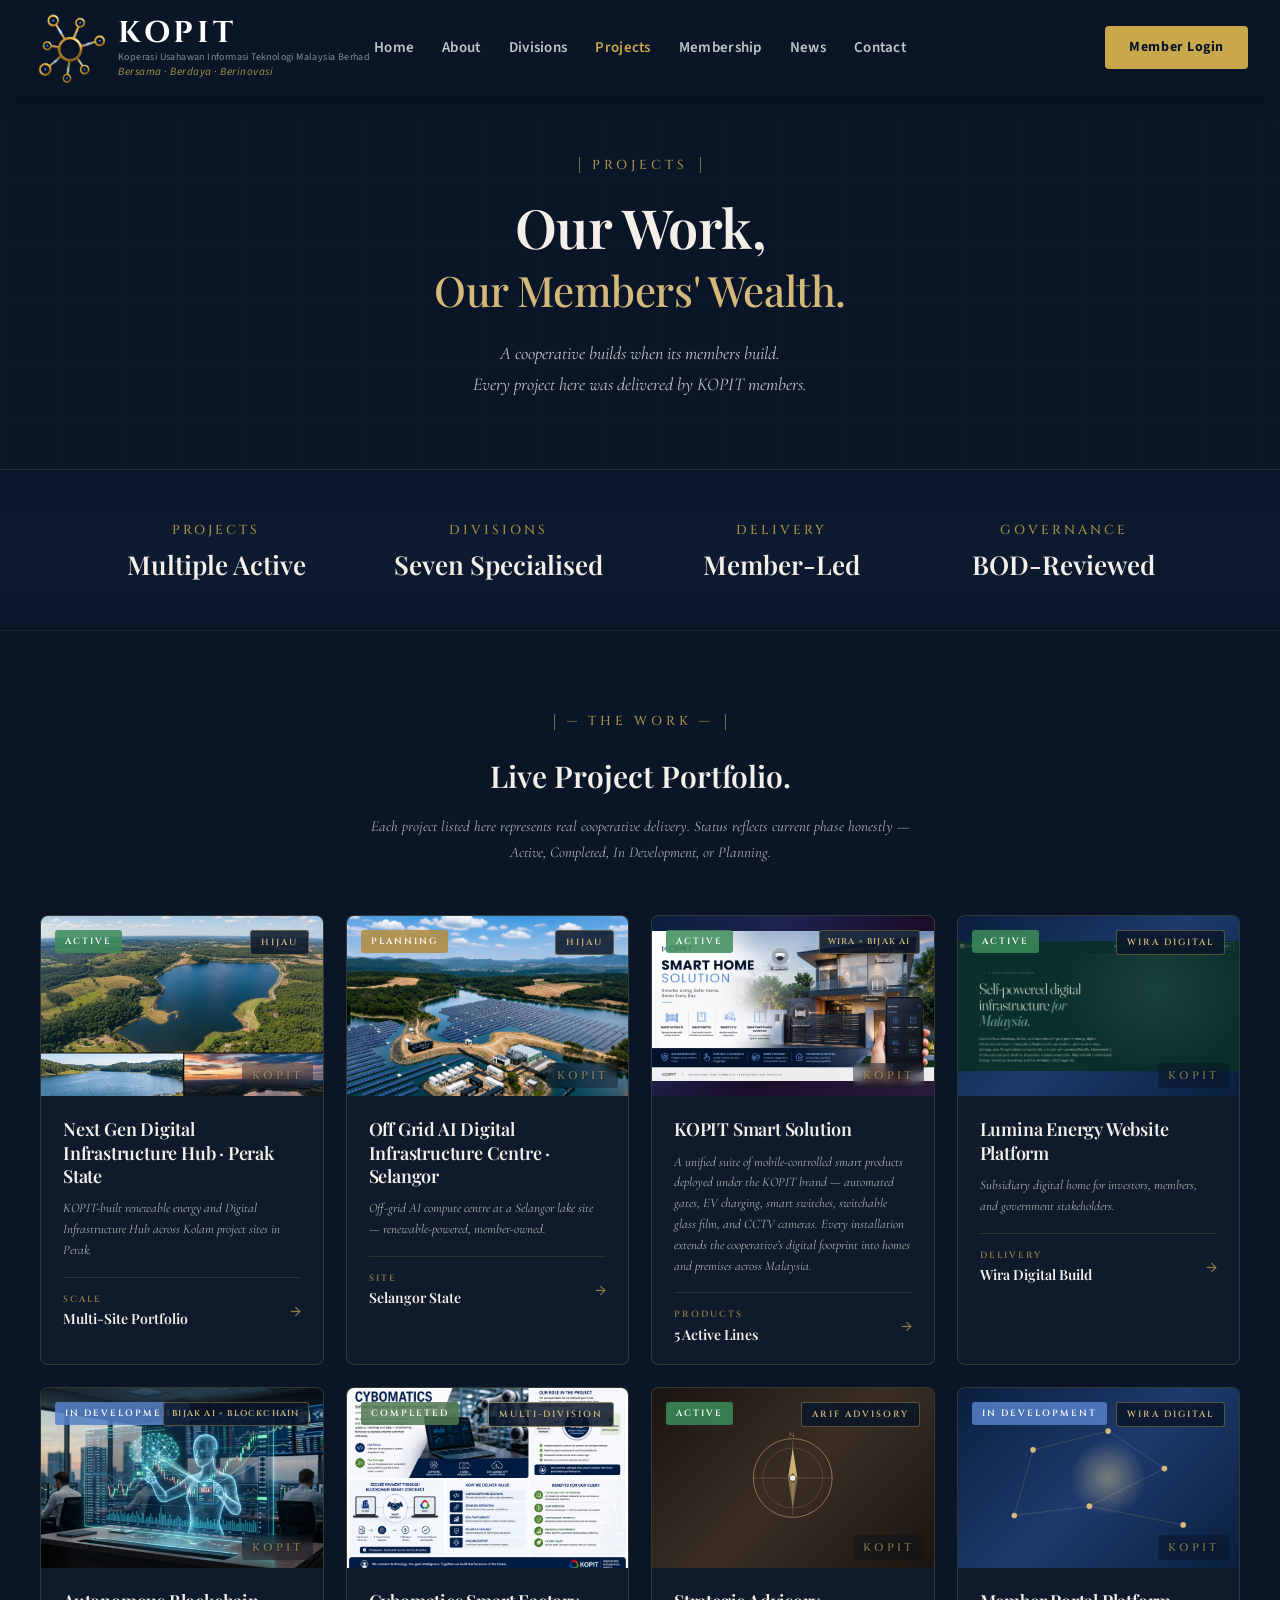
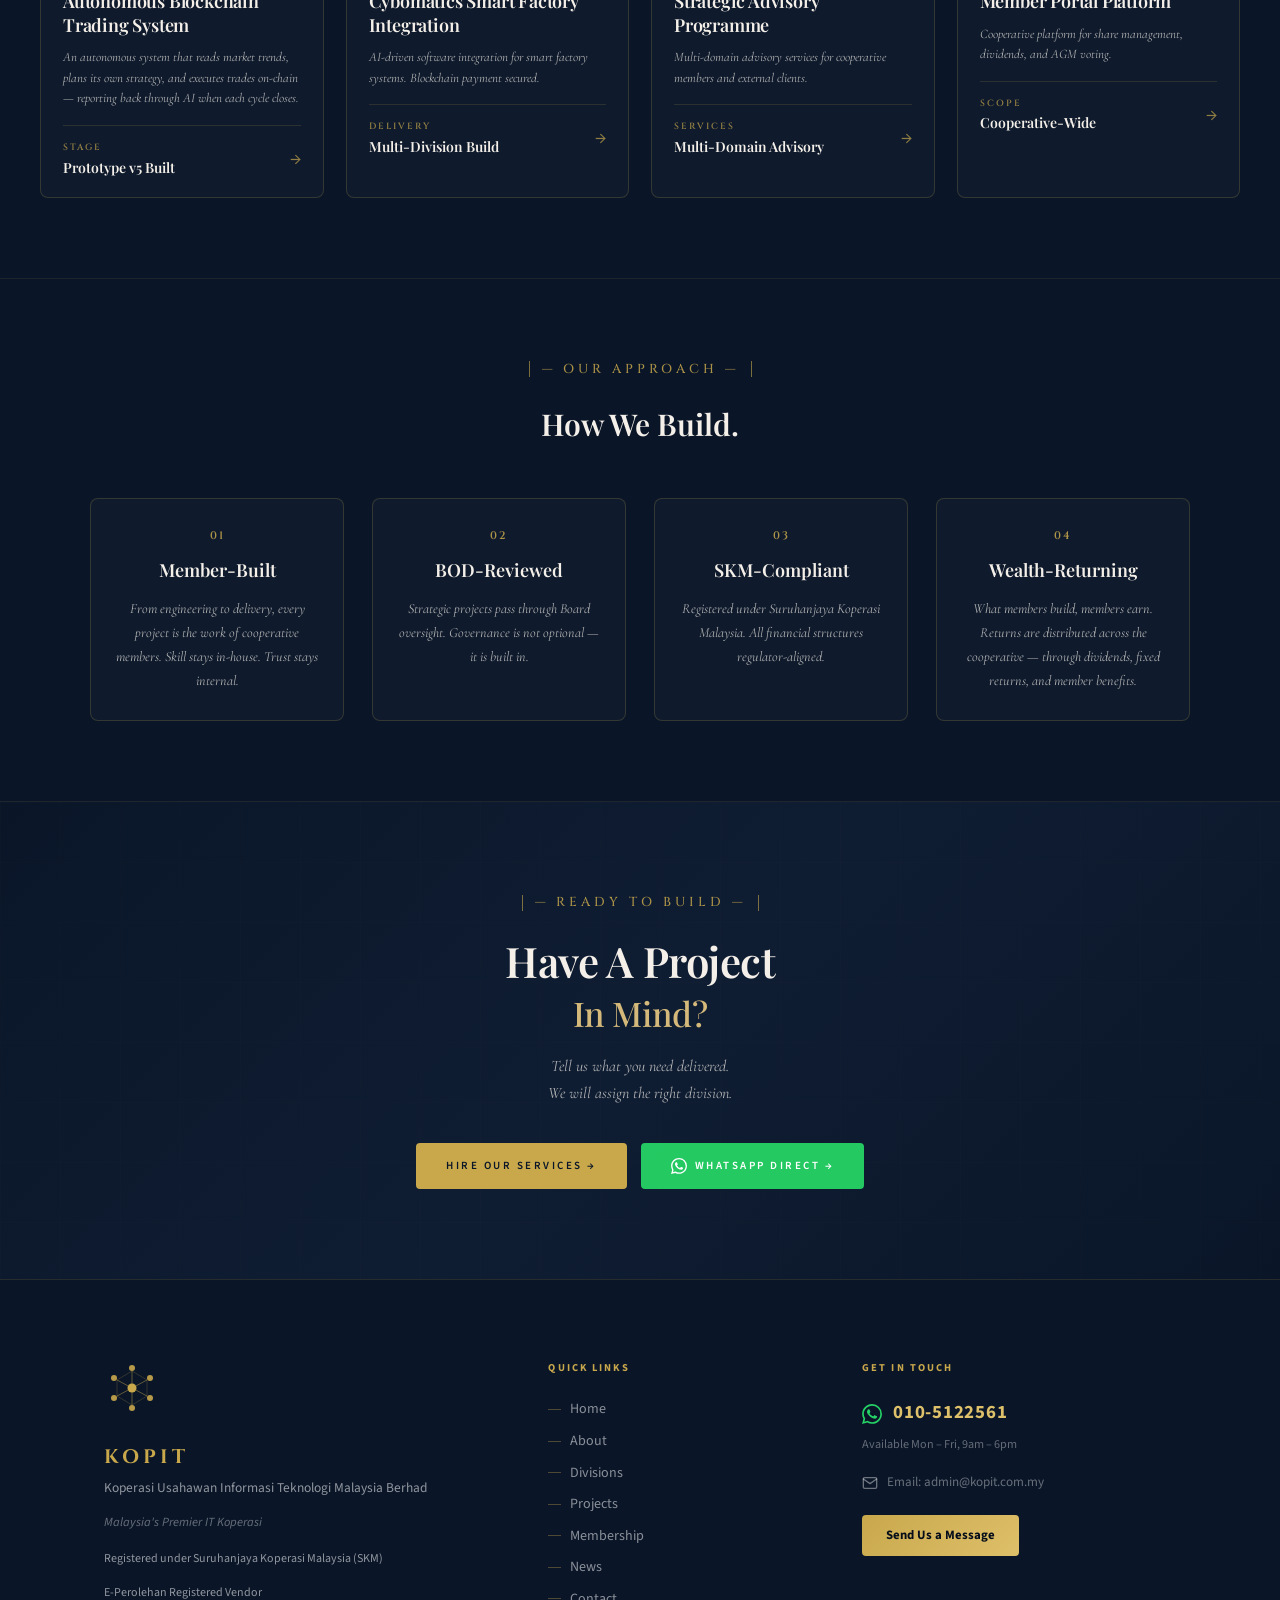
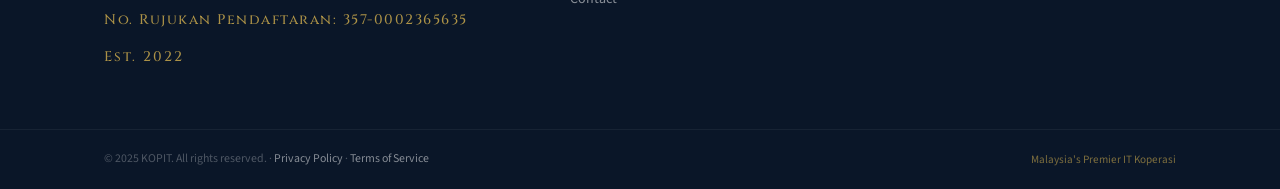
<file: projects.html>
<!DOCTYPE html>
<html lang="en">
<head>
<meta charset="UTF-8">
<meta name="viewport" content="width=device-width, initial-scale=1.0">
<title>Projects — KOPIT · Real Work, Real Member Wealth</title>
<meta name="description" content="KOPIT delivers real cooperative projects across seven specialised divisions. Member-built. BOD-reviewed. SKM-compliant. Wealth returns to those who built it.">
<link rel="preconnect" href="https://fonts.googleapis.com">
<link rel="preconnect" href="https://fonts.gstatic.com" crossorigin>
<link href="https://fonts.googleapis.com/css2?family=Cinzel:wght@400;600;700&family=Playfair+Display:ital,wght@0,400;0,500;0,600;0,700;1,400;1,500;1,600&family=Source+Sans+3:wght@300;400;500;600;700&family=Cormorant+Garamond:ital,wght@0,400;0,500;1,300;1,400;1,500&display=swap" rel="stylesheet">
<style>
/* ═══════════════════════════════════════════
   KOPIT Projects Page — Design System
   Navy #0A1628 | Gold #C9A84C | Pearl #F4EFE8
═══════════════════════════════════════════ */

/* 1. RESET & BASE */
*,*::before,*::after{box-sizing:border-box;margin:0;padding:0}
html{scroll-behavior:smooth;font-size:16px}
body{font-family:'Source Sans 3',sans-serif;color:#2C2C2C;background:#0A1628;overflow-x:hidden;line-height:1.6}
a{text-decoration:none;color:inherit;transition:all .25s ease}
ul{list-style:none}
img{max-width:100%;display:block}

/* 2. VARIABLES */
:root{
  --navy:#0A1628;
  --navy-dk:#060D1A;
  --gold:#C9A84C;
  --gold-dk:#A8862A;
  --gold-lt:#DEC06A;
  --bg:#F8F6F1;
  --text:#2C2C2C;
  --white:#FFFFFF;
  --cw:1160px;
  --nav-h:95px;
}

/* 3. LAYOUT */
.wrap{max-width:var(--cw);margin:0 auto;padding:0 44px}

/* 4. TYPOGRAPHY */
.headline-top{font-family:'Playfair Display',serif;font-weight:600;color:#F4EFE8;margin:0 0 8px;line-height:1.15;letter-spacing:-0.5px;}
.headline-bottom{font-family:'Playfair Display',serif;font-weight:500;color:#D4B97A;margin:0;line-height:1.15;letter-spacing:-0.4px;}
.headline-top.hero-size{font-size:54px;}
.headline-bottom.hero-size{font-size:42px;}
.headline-top.cta-size{font-size:42px;}
.headline-bottom.cta-size{font-size:34px;}

/* 5. SCROLL REVEAL */
.reveal{opacity:0;transform:translateY(26px);transition:opacity .65s cubic-bezier(.16,1,.3,1),transform .65s cubic-bezier(.16,1,.3,1)}
.reveal.vis{opacity:1;transform:translateY(0)}

/* ══════════════════════════════════════════
   6. NAVBAR
══════════════════════════════════════════ */
.navbar{
  position:fixed;top:0;left:0;right:0;z-index:1000;
  height:var(--nav-h);background:var(--navy);
  box-shadow:0 2px 20px rgba(0,0,0,.35);
  display:flex;align-items:center;
  transition:height .35s ease, padding .35s ease, box-shadow .35s ease;
}
.navbar.scrolled{height:65px}
.nav-inner{
  max-width:1600px;margin:0 auto;padding:0 32px;
  display:grid;grid-template-columns:1fr auto 1fr;
  align-items:center;width:100%;
}
.nav-right{
  display:flex;align-items:center;justify-content:flex-end;gap:12px;
}
#kopitLogo{
  background:transparent;display:block;flex-shrink:0;
  width:75px;height:75px;
  transition:width .35s ease, height .35s ease;
}
.navbar.scrolled #kopitLogo{width:55px;height:55px}
#kopitLogo{position:relative;}
#kopitLogo .mark-img{width:100%;height:100%;object-fit:contain;display:block;filter:drop-shadow(0 2px 6px rgba(0,0,0,0.4));}
#kopitLogo .pulse-dot{position:absolute;left:var(--x);top:var(--y);width:14%;height:14%;border-radius:50%;background:radial-gradient(circle, rgba(180,220,255,0.95) 0%, rgba(90,158,245,0.55) 35%, rgba(90,158,245,0) 70%);transform:translate(-50%,-50%) scale(0.4);pointer-events:none;mix-blend-mode:screen;opacity:0;animation:dotPulse 3.2s ease-in-out infinite;animation-delay:var(--d);}
@keyframes dotPulse{0%,100%{opacity:0;transform:translate(-50%,-50%) scale(0.4);}50%{opacity:0.9;transform:translate(-50%,-50%) scale(1.0);}}
.logo-unit{display:flex;align-items:center;gap:11px;flex-shrink:0;cursor:pointer;}
.logo-text-block{display:flex;flex-direction:column;justify-content:center;}
.lt-1{
  font-family:'Cinzel','Playfair Display',serif;font-size:30px;font-weight:700;
  color:#ffffff;letter-spacing:4px;margin-bottom:2px;
  display:block;line-height:1;transition:font-size .35s ease;
}
.navbar.scrolled .lt-1{font-size:24px}
.lt-2{
  font-family:'Source Sans 3',sans-serif;font-size:10px;
  color:rgba(255,255,255,0.5);letter-spacing:.4px;white-space:nowrap;
  display:block;overflow:hidden;
  max-height:18px;opacity:1;margin-bottom:2px;line-height:1.4;
  transition:opacity .35s ease, max-height .35s ease, margin-bottom .35s ease;
}
.lt-3{
  font-family:'Source Sans 3',sans-serif;font-size:11px;
  font-style:italic;color:rgba(201,168,76,.85);
  letter-spacing:.5px;display:block;line-height:1;
}
.navbar.scrolled .lt-2{opacity:0;max-height:0;margin-bottom:0;overflow:hidden}
.nav-links{
  display:flex;align-items:center;justify-content:center;gap:24px;
}
.nl{
  font-family:'Source Sans 3',sans-serif;font-size:15px;font-weight:600;
  letter-spacing:.3px;color:rgba(255,255,255,.75);
  padding:4px 2px;border-radius:4px;transition:all .2s ease;
}
.nl:hover,.nl.active{color:var(--gold);background:transparent}
.lang-toggle{display:none}
.lang-btn{
  font-family:Arial,sans-serif;font-size:11px;font-weight:700;
  letter-spacing:1.5px;padding:5px 12px;border-radius:3px;
  cursor:pointer;transition:all .2s ease;border:1.5px solid var(--gold);
  background:transparent;color:var(--gold);
}
.lang-btn.active{background:var(--gold);color:var(--navy-dk)}
.lang-btn:hover:not(.active){background:rgba(201,168,76,.12)}
.nav-cta{
  font-family:'Source Sans 3',sans-serif;font-size:14px;font-weight:700;
  letter-spacing:.04em;background:var(--gold);color:var(--navy);
  border:none;padding:10px 24px;border-radius:4px;flex-shrink:0;
  transition:all .2s ease;
}
.nav-cta:hover{background:var(--gold-dk);color:var(--navy)}
.hamburger{
  display:none;flex-direction:column;gap:5px;
  background:none;border:none;cursor:pointer;padding:4px;margin-left:8px;
}
.hamburger span{
  display:block;width:22px;height:2px;
  background:var(--gold);border-radius:2px;transition:all .25s ease;
}
.hamburger.open span:nth-child(1){transform:rotate(45deg) translate(5px,5px)}
.hamburger.open span:nth-child(2){opacity:0}
.hamburger.open span:nth-child(3){transform:rotate(-45deg) translate(5px,-5px)}
.nav-links.open{right:0 !important;}

/* ══════════════════════════════════════════
   7. FOOTER
══════════════════════════════════════════ */
.footer{background:var(--navy);border-top:1px solid rgba(201,168,76,.14)}
.footer-main{padding:80px 0 60px}
.footer-grid{display:grid;grid-template-columns:1.5fr 1fr 1.2fr;gap:52px;}
.f-svg-wrap{margin-bottom:18px}
.f-logo-name{font-family:'Cinzel',serif;font-size:1.22rem;letter-spacing:4px;font-weight:700;color:var(--gold);margin-bottom:4px;}
.f-tagline{font-family:'Source Sans 3',sans-serif;font-size:.84rem;color:rgba(255,255,255,.55);line-height:1.6;margin-bottom:14px;}
.f-premier{font-family:'Source Sans 3',sans-serif;font-size:.78rem;font-style:italic;color:rgba(255,255,255,.38);margin-bottom:14px;}
.f-head{font-family:'Source Sans 3',sans-serif;font-size:.66rem;font-weight:700;letter-spacing:.2em;text-transform:uppercase;color:var(--gold);margin-bottom:22px;}
.f-nav-list{display:flex;flex-direction:column;gap:9px}
.f-nav-list li a{display:flex;align-items:center;gap:9px;font-family:'Source Sans 3',sans-serif;font-size:.88rem;color:rgba(255,255,255,.52);transition:all .2s ease;}
.f-nav-list li a::before{content:'';width:13px;height:1px;background:var(--gold);opacity:.35;flex-shrink:0;transition:all .2s ease;}
.f-nav-list li a:hover{color:var(--gold-lt);padding-left:5px}
.f-nav-list li a:hover::before{width:18px;opacity:1}
.f-wa{display:inline-flex;align-items:center;gap:11px;font-family:'Source Sans 3',sans-serif;font-size:1.18rem;font-weight:700;color:var(--gold-lt);letter-spacing:.04em;margin-bottom:6px;transition:all .2s ease;}
.f-wa:hover{color:#EDD47E}
.f-hours{font-family:'Source Sans 3',sans-serif;font-size:.76rem;color:rgba(255,255,255,.36);margin-bottom:18px}
.f-email{display:flex;align-items:center;gap:9px;font-family:'Source Sans 3',sans-serif;font-size:.86rem;color:rgba(255,255,255,.48);margin-bottom:22px;}
.f-contact-btn{display:inline-block;font-family:'Source Sans 3',sans-serif;font-size:.8rem;font-weight:700;color:var(--navy-dk);background:linear-gradient(135deg,var(--gold),var(--gold-lt));padding:10px 24px;border-radius:4px;transition:all .2s ease;}
.f-contact-btn:hover{transform:translateY(-1px);box-shadow:0 5px 20px rgba(201,168,76,.35)}
.footer-bar{border-top:1px solid rgba(255,255,255,.055);padding:20px 0}
.footer-bar-inner{display:flex;align-items:center;justify-content:space-between;gap:16px;flex-wrap:wrap;}
.footer-bar-inner p{font-family:'Source Sans 3',sans-serif;font-size:.74rem;color:rgba(255,255,255,.28);}
.bar-r{font-size:.7rem !important;color:rgba(201,168,76,.6) !important;white-space:nowrap}
.bar-legal{color:rgba(255,255,255,.5);text-decoration:none;transition:color .2s ease;}
.bar-legal:hover{color:#C9A84C;}

/* ══════════════════════════════════════════
   8. VAULT / PROJECT MODAL
══════════════════════════════════════════ */
.vault-modal{position:fixed;top:0;left:0;width:100vw;height:100vh;z-index:2000;display:flex;align-items:center;justify-content:center;padding:40px 20px;visibility:hidden;opacity:0;transition:visibility 0s 0.3s,opacity 0.3s;}
.vault-modal.active{visibility:visible;opacity:1;transition:opacity 0.3s;}
.vault-backdrop{position:absolute;top:0;left:0;width:100%;height:100%;background:rgba(5,12,24,0.85);backdrop-filter:blur(20px);-webkit-backdrop-filter:blur(20px);cursor:pointer;}
.vault-content{position:relative;background:rgba(8,16,28,0.92);border:1px solid rgba(201,168,76,0.35);border-radius:14px;max-width:640px;width:100%;max-height:90vh;overflow-y:auto;padding:50px 40px 36px;z-index:1;transform:scale(0.95);transition:transform 0.3s cubic-bezier(0.4,0.0,0.2,1);}
.vault-modal.active .vault-content{transform:scale(1);}
.vault-close{position:absolute;top:18px;right:22px;width:36px;height:36px;border-radius:50%;background:rgba(201,168,76,0.1);border:0.5px solid rgba(201,168,76,0.4);color:rgba(201,168,76,0.85);font-size:20px;cursor:pointer;transition:background 0.2s;display:flex;align-items:center;justify-content:center;line-height:1;}
.vault-close:hover{background:rgba(201,168,76,0.2);}
.vault-title{font-family:'Playfair Display',serif;font-size:32px;font-weight:600;color:#F4EFE8;margin:0 0 4px;letter-spacing:-0.4px;}
.vault-subtitle{font-family:'Cormorant Garamond',serif;font-style:italic;font-size:16px;color:#D4B97A;letter-spacing:1px;margin-bottom:24px;}
.vault-dismiss-hint{text-align:center;margin-top:24px;padding-top:18px;border-top:0.5px solid rgba(201,168,76,0.15);font-family:'Cinzel',serif;font-size:10px;letter-spacing:2px;color:rgba(244,239,232,0.4);}

/* ══════════════════════════════════════════
   9. PROJECT CARD CSS
══════════════════════════════════════════ */
.project-card{
  background:rgba(255,255,255,0.025);
  border:0.5px solid rgba(201,168,76,0.2);
  border-radius:8px;overflow:hidden;cursor:pointer;
  transition:border-color 0.3s,transform 0.3s;
}
.project-card:hover{border-color:rgba(201,168,76,0.5);transform:translateY(-3px);}
.project-cover{height:180px;position:relative;overflow:hidden;}
.project-cover[data-division="hijau"]{background:linear-gradient(135deg,#0d2818 0%,#1a4a2e 50%,#0d2818 100%);}
.project-cover[data-division="wira-digital"]{background:linear-gradient(135deg,#0a1f3d 0%,#1e3a6e 50%,#0a1f3d 100%);}
.project-cover[data-division="bijak-ai"]{background:linear-gradient(135deg,#1a0d2a 0%,#3a1e4d 50%,#1a0d2a 100%);}
.project-cover[data-division="blockchain"]{background:linear-gradient(135deg,#1a1d22 0%,#363c46 50%,#1a1d22 100%);}
.project-cover[data-division="angkasa-build"]{background:linear-gradient(135deg,#1f1610 0%,#3d2920 50%,#1f1610 100%);}
.project-cover[data-division="dana-sejahtera"]{background:linear-gradient(135deg,#2a1f0a 0%,#4d3a1e 50%,#2a1f0a 100%);}
.project-cover[data-division="arif-advisory"]{background:linear-gradient(135deg,#1a1410 0%,#3a2e24 50%,#1a1410 100%);}
.project-cover[data-division="joint-bai-blk"]{background:linear-gradient(135deg,#150A22 0%,#2E1640 30%,#1A1820 58%,#252A35 100%);}
.project-cover[data-division="joint-wira-bai"]{background:linear-gradient(135deg,#0A1F3D 0%,#1E2350 30%,#1A0D2A 58%,#2C1C3D 100%);}
.project-status{position:absolute;top:14px;left:14px;padding:4px 10px;border-radius:3px;font-family:'Cinzel',serif;font-size:9px;letter-spacing:2px;color:#fff;font-weight:600;}
.status-active{background:rgba(60,140,90,0.85);}
.status-in-development{background:rgba(85,130,200,0.85);}
.status-planning{background:rgba(180,140,60,0.85);}
.status-completed{background:rgba(80,120,80,0.85);color:#fff;}
.project-division{position:absolute;top:14px;right:14px;padding:4px 10px;background:rgba(10,22,40,0.85);border:0.5px solid rgba(201,168,76,0.4);border-radius:3px;font-family:'Cinzel',serif;font-size:9px;letter-spacing:2px;color:#D4B97A;font-weight:600;}
.project-card[data-project="card-11"] .project-division,.project-modal-hero[data-division="joint-bai-blk"] .project-division,
.project-card[data-project="card-12"] .project-division,.project-modal-hero[data-division="joint-wira-bai"] .project-division{padding:4px 8px;font-size:8.5px;letter-spacing:1.2px;}
/* Card-12 marketing poster (1600x853) is information-dense — show it whole, not cover-cropped.
   Cover img object-fit:contain is set inline on the <img> tag itself (lower-friction than fighting inline cascade).
   For the modal hero, !important is needed because the data-division rule below uses `background:` shorthand
   which would otherwise reset background-size back to auto. */
.project-modal-hero[data-project="card-12"]{aspect-ratio:1600/853;height:auto;background-size:contain !important;background-repeat:no-repeat !important;background-color:#0a1f3d !important;background-position:center !important;}
.project-modal-hero[data-project="card-12"] .project-modal-hero-overlay{background:linear-gradient(to bottom,rgba(8,16,28,0) 70%,rgba(8,16,28,0.85) 100%);}
/* Card-4 Lumina screenshots (~2.16:1, wide website captures) — same treatment as card-12: contain, not crop */
.project-modal-hero[data-project="card-4"]{aspect-ratio:2446/1131;height:auto;background-size:contain !important;background-repeat:no-repeat !important;background-color:#0a1f3d !important;background-position:center !important;}
.project-modal-hero[data-project="card-4"] .project-modal-hero-overlay{background:linear-gradient(to bottom,rgba(8,16,28,0) 70%,rgba(8,16,28,0.85) 100%);}
/* Card-2 Off-Grid AI Digital Infrastructure — modal hero only (grid card cover left untouched per request).
   Hero fills the full modal width with background-size:cover and a fixed responsive height. Image is mildly
   center-cropped top + bottom, but the key content (lake + floating solar + DC building) sits in the center
   band so the composition is preserved. */
.project-modal-hero[data-project="card-2"]{height:42vh;min-height:300px;max-height:440px;background-size:cover !important;background-repeat:no-repeat !important;background-color:#0d2818 !important;background-position:center 60% !important;}
.project-modal-hero[data-project="card-2"] .project-modal-hero-overlay{background:linear-gradient(to bottom,rgba(8,16,28,0) 70%,rgba(8,16,28,0.85) 100%);}
.project-info{padding:22px 22px 18px;}
.project-title{font-family:'Playfair Display',serif;font-size:18px;font-weight:600;color:#F4EFE8;margin:0 0 10px;letter-spacing:-0.2px;line-height:1.3;}
.project-description{font-family:'Cormorant Garamond',serif;font-style:italic;font-size:13px;color:rgba(244,239,232,0.7);line-height:1.6;margin:0 0 16px;}
.project-footer{padding-top:14px;border-top:0.5px solid rgba(201,168,76,0.15);display:flex;justify-content:space-between;align-items:center;}
.project-key-label{font-family:'Cinzel',serif;font-size:9px;letter-spacing:2px;color:rgba(201,168,76,0.7);font-weight:600;}
.project-key-value{font-family:'Playfair Display',serif;font-size:14px;color:#F4EFE8;font-weight:600;margin-top:2px;}
.project-arrow{color:rgba(201,168,76,0.7);font-size:18px;transition:color 0.3s,transform 0.3s;}
.project-card:hover .project-arrow{color:rgba(201,168,76,1);transform:translateX(4px);}

/* ══════════════════════════════════════════
   10. PROJECT MODAL CSS
══════════════════════════════════════════ */
.project-modal-content{padding:0 0 28px !important;overflow:hidden;}
.project-modal-content .vault-close{z-index:3;background:rgba(8,16,28,0.7);}
.project-modal-content .vault-close:hover{background:rgba(8,16,28,0.9);}
.project-modal-hero{position:relative;height:240px;overflow:hidden;background-size:cover;background-position:center;}
.project-modal-hero[data-division="hijau"]{background:linear-gradient(135deg,#0d2818 0%,#1a4a2e 50%,#0d2818 100%);}
.project-modal-hero[data-division="wira-digital"]{background:linear-gradient(135deg,#0a1f3d 0%,#1e3a6e 50%,#0a1f3d 100%);}
.project-modal-hero[data-division="bijak-ai"]{background:linear-gradient(135deg,#1a0d2a 0%,#3a1e4d 50%,#1a0d2a 100%);}
.project-modal-hero[data-division="blockchain"]{background:linear-gradient(135deg,#1a1d22 0%,#363c46 50%,#1a1d22 100%);}
.project-modal-hero[data-division="angkasa-build"]{background:linear-gradient(135deg,#1f1610 0%,#3d2920 50%,#1f1610 100%);}
.project-modal-hero[data-division="dana-sejahtera"]{background:linear-gradient(135deg,#2a1f0a 0%,#4d3a1e 50%,#2a1f0a 100%);}
.project-modal-hero[data-division="arif-advisory"]{background:linear-gradient(135deg,#1a1410 0%,#3a2e24 50%,#1a1410 100%);}
.project-modal-hero[data-division="joint-bai-blk"]{background:linear-gradient(135deg,#150A22 0%,#2E1640 30%,#1A1820 58%,#252A35 100%);}
.project-modal-hero[data-division="joint-wira-bai"]{background:linear-gradient(135deg,#0A1F3D 0%,#1E2350 30%,#1A0D2A 58%,#2C1C3D 100%);}
.project-modal-hero-overlay{position:absolute;inset:0;background:linear-gradient(to bottom,rgba(8,16,28,0) 35%,rgba(8,16,28,0.92) 100%);pointer-events:none;}
.project-modal-badges{position:absolute;top:18px;left:18px;display:flex;gap:8px;z-index:2;}
.project-modal-content .project-modal-badges .project-status{position:static;}
.project-modal-content .project-modal-badges .project-division{position:static;}
.project-modal-hero-text{position:absolute;bottom:20px;left:28px;right:28px;z-index:2;}
.project-modal-title{font-family:'Playfair Display',serif;font-size:28px;font-weight:600;color:#F4EFE8;margin:0 0 4px;letter-spacing:-0.4px;line-height:1.2;}
.project-modal-subtitle{font-family:'Cormorant Garamond',serif;font-style:italic;font-size:14px;color:#D4B97A;letter-spacing:1px;}
.project-modal-body{padding:0 40px;}
.project-modal-description{font-family:'Cormorant Garamond',serif;font-style:italic;font-size:15px;color:rgba(244,239,232,0.8);text-align:center;max-width:90%;margin:24px auto;letter-spacing:0.3px;line-height:1.6;}
.project-modal-cta{padding-top:20px;border-top:0.5px solid rgba(201,168,76,0.15);display:flex;justify-content:space-between;align-items:center;margin-bottom:20px;}
.project-modal-cta-prompt{font-family:'Cormorant Garamond',serif;font-style:italic;color:rgba(244,239,232,0.6);font-size:14px;}
.project-modal-cta-button{background:#C9A84C;color:#0A1628;padding:12px 24px;font-family:'Source Sans 3',sans-serif;font-size:11px;font-weight:600;letter-spacing:2.5px;text-transform:uppercase;border-radius:4px;text-decoration:none;transition:background 0.2s;}
.project-modal-cta-button:hover{background:#D4B97A;}
.project-modal-year{margin-top:16px;padding-top:14px;border-top:0.5px solid rgba(201,168,76,0.12);font-family:'Cinzel',serif;font-size:10px;letter-spacing:2.5px;color:rgba(201,168,76,0.6);text-align:center;font-weight:500;}
.project-modal-lead{margin-top:8px;font-family:'Cormorant Garamond',serif;font-style:italic;font-size:13px;color:rgba(244,239,232,0.55);text-align:center;letter-spacing:0.5px;}
.project-gallery-heading{font-family:'Cinzel',serif;font-size:11px;color:rgba(201,168,76,0.85);letter-spacing:3px;text-align:center;margin-top:24px;padding-top:20px;border-top:0.5px solid rgba(201,168,76,0.15);margin-bottom:12px;}
.project-gallery-thumbs{display:grid;grid-template-columns:repeat(4,1fr);gap:14px 8px;}
/* When a gallery has exactly 5 items, use 5 cols so they fit on one row instead of leaving a 4+1 layout */
.project-gallery-thumbs[data-n="5"]{grid-template-columns:repeat(5,1fr);}
.project-gallery-item{display:flex;flex-direction:column;gap:6px;}
.project-gallery-caption{font-family:'Cormorant Garamond',serif;font-style:italic;font-size:11px;color:rgba(244,239,232,0.65);text-align:center;line-height:1.35;padding:0 2px;}
.project-gallery-thumbs a img{width:100%;aspect-ratio:4/3;object-fit:cover;border-radius:4px;border:0.5px solid rgba(201,168,76,0.2);cursor:pointer;transition:border-color 0.3s;display:block;}
/* Autoplay-loop videos (no wrap) — sit alongside images in the 4-col grid */
.project-gallery-thumbs > .project-gallery-item > video{width:100%;aspect-ratio:4/3;object-fit:cover;border-radius:4px;border:0.5px solid rgba(201,168,76,0.2);display:block;background:rgba(8,16,28,0.85);}
/* Custom click-to-play wrap — minimal controls (play overlay + PiP top-right, nothing else) */
.vid-wrap{position:relative;width:100%;aspect-ratio:4/3;border-radius:4px;overflow:hidden;border:0.5px solid rgba(201,168,76,0.2);background:rgba(8,16,28,0.85);}
.vid-wrap video{width:100%;height:100%;object-fit:cover;display:block;cursor:pointer;}
.vid-play{position:absolute;top:50%;left:50%;transform:translate(-50%,-50%);width:42px;height:42px;border:none;border-radius:50%;background:rgba(0,0,0,0.55);color:#fff;cursor:pointer;display:flex;align-items:center;justify-content:center;padding:0;transition:background .2s,opacity .25s;}
.vid-play svg{width:20px;height:20px;margin-left:2px;}
.vid-wrap:hover .vid-play{background:rgba(0,0,0,0.8);}
.vid-wrap.playing .vid-play{opacity:0;pointer-events:none;}
.vid-pip{position:absolute;top:6px;right:6px;width:26px;height:26px;border:none;border-radius:3px;background:rgba(0,0,0,0.55);color:#fff;cursor:pointer;display:flex;align-items:center;justify-content:center;padding:0;transition:background .2s;}
.vid-pip svg{width:14px;height:14px;}
.vid-pip:hover{background:rgba(0,0,0,0.85);color:#D4B97A;}
.project-gallery-thumbs a:hover img{border-color:rgba(201,168,76,0.6);}
.project-gallery-thumbs a{position:relative;display:block;}
.project-gallery-thumbs a::after,
.project-cover::after{content:"KOPIT";position:absolute;bottom:8px;right:10px;font-family:'Cinzel',serif;font-size:11px;font-weight:600;letter-spacing:3px;color:rgba(212,185,122,0.55);text-shadow:0 1px 3px rgba(0,0,0,0.6);padding:4px 10px;background:rgba(8,16,28,0.4);border-radius:3px;backdrop-filter:blur(4px);-webkit-backdrop-filter:blur(4px);pointer-events:none;z-index:2;}
.project-gallery-thumbs a:hover::after{color:rgba(212,185,122,0.75);}
.project-card[data-project="card-3"] .project-cover::after,
.project-gallery-thumbs a.no-watermark::after{content:none;}

/* PROJECT IMAGE LIGHTBOX */
.proj-lightbox{display:none;position:fixed;top:0;left:0;width:100vw;height:100vh;background:rgba(0,0,0,0.94);z-index:9999;align-items:center;justify-content:center;flex-direction:column;padding:40px 60px;}
.proj-lightbox.active{display:flex;}
.proj-lightbox-image{max-width:90vw;max-height:75vh;object-fit:contain;border-radius:6px;box-shadow:0 0 60px rgba(0,0,0,0.8);}
.proj-lightbox-caption{margin-top:18px;font-family:'Cormorant Garamond',serif;font-style:italic;font-size:16px;color:rgba(244,239,232,0.88);text-align:center;max-width:80vw;line-height:1.45;letter-spacing:0.3px;}
.proj-lightbox-counter{margin-top:10px;font-family:'Cinzel',serif;font-size:10px;letter-spacing:3px;color:rgba(201,168,76,0.7);font-weight:600;}
.proj-lightbox-close{position:absolute;top:24px;right:24px;width:42px;height:42px;border-radius:50%;background:rgba(255,255,255,0.08);border:0.5px solid rgba(255,255,255,0.25);color:#F4EFE8;display:flex;align-items:center;justify-content:center;cursor:pointer;font-size:22px;line-height:1;transition:background 0.2s;}
.proj-lightbox-close:hover{background:rgba(255,255,255,0.18);}
.proj-lightbox-nav{position:absolute;top:50%;transform:translateY(-50%);width:46px;height:46px;border-radius:50%;background:rgba(255,255,255,0.08);border:0.5px solid rgba(255,255,255,0.25);color:#F4EFE8;display:flex;align-items:center;justify-content:center;cursor:pointer;font-size:24px;line-height:1;transition:background 0.2s;}
.proj-lightbox-nav:hover{background:rgba(255,255,255,0.18);}
.proj-lightbox-prev{left:24px;}
.proj-lightbox-next{right:24px;}
@media (max-width:700px){.proj-lightbox{padding:30px 16px;}.proj-lightbox-image{max-height:65vh;}.proj-lightbox-caption{font-size:14px;}.proj-lightbox-prev{left:8px;}.proj-lightbox-next{right:8px;}}
@media(max-width:700px){
  .project-gallery-thumbs,
  .project-gallery-thumbs[data-n="5"]{grid-template-columns:repeat(2,1fr);}
  .project-gallery-thumbs a::after,
  .project-cover::after{font-size:9px;letter-spacing:2px;padding:3px 7px;bottom:6px;right:6px;}
}

/* ══════════════════════════════════════════
   11. PILLAR CARD
══════════════════════════════════════════ */
.pillar-card{padding:28px 22px;background:rgba(255,255,255,0.025);border:0.5px solid rgba(201,168,76,0.2);border-radius:8px;text-align:center;}
.pillar-number{font-family:'Cinzel',serif;font-size:11px;letter-spacing:2px;color:rgba(201,168,76,0.85);font-weight:600;margin-bottom:12px;}
.pillar-heading{font-family:'Playfair Display',serif;font-size:18px;font-weight:600;color:#F4EFE8;margin-bottom:12px;}
.pillar-desc{font-family:'Cormorant Garamond',serif;font-style:italic;font-size:14px;color:rgba(244,239,232,0.7);line-height:1.7;}

/* ══════════════════════════════════════════
   12. METRIC CELL
══════════════════════════════════════════ */
.metric-cell{text-align:center;}
.metric-label{font-family:'Cinzel',serif;font-size:13px;letter-spacing:3px;color:rgba(201,168,76,0.85);font-weight:500;margin-bottom:8px;}
.metric-value{font-family:'Playfair Display',serif;font-size:26px;font-weight:600;color:#F4EFE8;line-height:1.2;}

/* ══════════════════════════════════════════
   13. SECTION LABEL ORNAMENT
══════════════════════════════════════════ */
.section-label-row{display:flex;align-items:center;justify-content:center;gap:12px;margin-bottom:20px;}
.section-hairline{width:1px;height:16px;background:rgba(201,168,76,0.6);}
.section-label-text{font-family:'Cinzel',serif;font-size:13px;letter-spacing:4px;font-weight:500;color:rgba(201,168,76,0.85);}

/* ══════════════════════════════════════════
   14. MOBILE RESPONSIVE
══════════════════════════════════════════ */
@media(max-width:1100px){
  .project-grid-inner{grid-template-columns:repeat(3,1fr) !important;}
}
@media(max-width:900px){
  #hero h1.headline-top{font-size:36px !important;}
  #hero h1.headline-bottom{font-size:30px !important;}
  #hero p.hero-subtext{font-size:16px !important;}
  .metrics-grid{grid-template-columns:1fr 1fr !important;}
  .project-grid-inner{grid-template-columns:repeat(2,1fr) !important;}
  .pillars-grid{grid-template-columns:1fr 1fr !important;gap:20px !important;}
  #final-cta h2.headline-top{font-size:32px !important;}
  #final-cta h2.headline-bottom{font-size:26px !important;}
  section{padding-left:24px !important;padding-right:24px !important;}
  .project-modal-content{padding:0 0 22px !important;max-width:100% !important;}
  .project-modal-hero{height:180px;}
  .project-modal-title{font-size:22px;}
  .project-modal-body{padding:0 22px;}
  .project-modal-cta{flex-direction:column;gap:12px;align-items:stretch;text-align:center;}
  .hamburger{display:flex}
  .nav-cta{display:none}
  .nav-links{
    position:fixed;top:0;right:-100%;width:268px;height:100vh;
    background:var(--navy-dk);flex-direction:column;align-items:flex-start;
    padding:80px 26px 36px;gap:3px;
    border-left:1px solid rgba(201,168,76,.14);
    transition:right .38s ease;z-index:999;
    box-shadow:-18px 0 55px rgba(0,0,0,.38);
  }
  .nav-links.open{right:0}
  .nl{font-size:.92rem;padding:11px 14px;width:100%}
  .footer-grid{grid-template-columns:1fr;gap:36px}
  .footer-bar-inner{flex-direction:column;align-items:flex-start;gap:5px}
  .footer-main{padding:56px 0 44px}
  .lt-2{display:none}
}
@media(max-width:600px){
  #hero h1.headline-top{font-size:30px !important;}
  #hero h1.headline-bottom{font-size:24px !important;}
  .pillars-grid{grid-template-columns:1fr !important;}
  .project-grid-inner{grid-template-columns:1fr !important;}
}
</style>
</head>
<body>

<!-- ══════════════════════════════════════
     NAVBAR
══════════════════════════════════════ -->
<nav class="navbar">
  <div class="nav-inner">
    <a href="index.html" aria-label="KOPIT Home">
      <div class="logo-unit">
        <div id="kopitLogo" aria-label="KOPIT mark">
          <img class="mark-img" src="images/logo/mark-2026.png" alt="">
          <span class="pulse-dot" style="--x:28%;--y:14%;--d:0s"></span>
          <span class="pulse-dot" style="--x:64%;--y:17%;--d:0.45s"></span>
          <span class="pulse-dot" style="--x:90%;--y:41%;--d:0.9s"></span>
          <span class="pulse-dot" style="--x:70%;--y:79%;--d:1.35s"></span>
          <span class="pulse-dot" style="--x:46%;--y:91%;--d:1.8s"></span>
          <span class="pulse-dot" style="--x:18%;--y:79%;--d:2.25s"></span>
          <span class="pulse-dot" style="--x:20%;--y:48%;--d:2.7s"></span>
        </div>
        <div class="logo-text-block">
          <span class="lt-1">KOPIT</span>
          <span class="lt-2">Koperasi Usahawan Informasi Teknologi Malaysia Berhad</span>
          <span class="lt-3">Bersama &middot; Berdaya &middot; Berinovasi</span>
        </div>
      </div>
    </a>
    <ul class="nav-links" id="navLinks">
      <li><a href="index.html"      class="nl"        data-en="Home"       data-bm="Utama">Home</a></li>
      <li><a href="about.html"      class="nl"        data-en="About"      data-bm="Tentang">About</a></li>
      <li><a href="divisions.html"  class="nl"        data-en="Divisions"  data-bm="Bahagian">Divisions</a></li>
      <li><a href="projects.html"   class="nl active" data-en="Projects"   data-bm="Projek">Projects</a></li>
      <li><a href="membership.html" class="nl"        data-en="Membership" data-bm="Keahlian">Membership</a></li>
      <li><a href="news.html"       class="nl"        data-en="News"       data-bm="Berita">News</a></li>
      <li><a href="contact.html"    class="nl"        data-en="Contact"    data-bm="Hubungi">Contact</a></li>
    </ul>
    <div class="nav-right">
      <div class="lang-toggle">
        <button class="lang-btn active" id="btnEN" onclick="setLang('en')">EN</button>
        <button class="lang-btn"        id="btnBM" onclick="setLang('bm')">BM</button>
      </div>
      <button class="hamburger" id="hamburger" aria-label="Toggle menu">
        <span></span><span></span><span></span>
      </button>
      <a href="membership.html#member-login" class="nav-cta"
         data-en="Member Login" data-bm="Log Masuk Ahli">Member Login</a>
    </div>
  </div>
</nav>

<!-- ══════════════════════════════════════
     SECTION 1 — HERO BAND
══════════════════════════════════════ -->
<section id="hero" style="padding:90px 40px 70px;text-align:center;border-bottom:0.5px solid rgba(201,168,76,0.15);position:relative;overflow:hidden;background:#0A1628;padding-top:calc(var(--nav-h) + 60px);">

  <!-- Subtle grid pattern overlay -->
  <svg style="position:absolute;inset:0;width:100%;height:100%;pointer-events:none;opacity:0.04;" xmlns="http://www.w3.org/2000/svg">
    <defs>
      <pattern id="hg-proj" x="0" y="0" width="60" height="60" patternUnits="userSpaceOnUse">
        <path d="M 60 0 L 0 0 0 60" fill="none" stroke="rgba(201,168,76,1)" stroke-width="0.5"/>
      </pattern>
    </defs>
    <rect width="100%" height="100%" fill="url(#hg-proj)"/>
  </svg>

  <div style="position:relative;z-index:1;">
    <div class="section-label-row reveal">
      <div class="section-hairline"></div>
      <span class="section-label-text">PROJECTS</span>
      <div class="section-hairline"></div>
    </div>

    <div class="reveal" style="transition-delay:0.1s;">
      <h1 class="headline-top hero-size">Our Work,</h1>
      <h1 class="headline-bottom hero-size">Our Members' Wealth.</h1>
    </div>

    <p class="hero-subtext reveal" style="font-family:'Cormorant Garamond',serif;font-style:italic;font-weight:400;color:rgba(244,239,232,0.8);font-size:18px;line-height:1.7;max-width:580px;margin:24px auto 0;transition-delay:0.2s;">
      A cooperative builds when its members build.<br>
      Every project here was delivered by KOPIT members.
    </p>
  </div>
</section>

<!-- ══════════════════════════════════════
     SECTION 2 — IMPACT METRICS BAND
══════════════════════════════════════ -->
<section id="impact-metrics" style="padding:50px 40px;background:linear-gradient(180deg,#0A1628 0%,#0D1A30 50%,#0A1628 100%);border-bottom:0.5px solid rgba(201,168,76,0.1);">
  <div class="metrics-grid reveal" style="display:grid;grid-template-columns:repeat(4,1fr);gap:30px;max-width:1100px;margin:0 auto;">

    <div class="metric-cell">
      <div class="metric-label">PROJECTS</div>
      <div class="metric-value">Multiple Active</div>
    </div>

    <div class="metric-cell">
      <div class="metric-label">DIVISIONS</div>
      <div class="metric-value">Seven Specialised</div>
    </div>

    <div class="metric-cell">
      <div class="metric-label">DELIVERY</div>
      <div class="metric-value">Member-Led</div>
    </div>

    <div class="metric-cell">
      <div class="metric-label">GOVERNANCE</div>
      <div class="metric-value">BOD-Reviewed</div>
    </div>

  </div>
</section>

<!-- ══════════════════════════════════════
     SECTION 3 — PROJECT GRID
══════════════════════════════════════ -->
<section id="project-grid" style="padding:80px 40px;border-bottom:0.5px solid rgba(201,168,76,0.1);">
  <div style="max-width:1200px;margin:0 auto;">

    <!-- Section header -->
    <div style="text-align:center;margin-bottom:50px;" class="reveal">
      <div class="section-label-row">
        <div class="section-hairline"></div>
        <span class="section-label-text">— THE WORK —</span>
        <div class="section-hairline"></div>
      </div>
      <h2 style="font-family:'Playfair Display',serif;font-size:30px;font-weight:600;color:#F4EFE8;margin-bottom:14px;">Live Project Portfolio.</h2>
      <p style="font-family:'Cormorant Garamond',serif;font-style:italic;font-size:15px;color:rgba(244,239,232,0.7);max-width:560px;margin:0 auto;line-height:1.7;">Each project listed here represents real cooperative delivery. Status reflects current phase honestly — Active, Completed, In Development, or Planning.</p>
    </div>

    <!--
      ============================================
      PROJECTS PAGE — UPDATE WORKFLOW GUIDE
      ============================================

      ≡ HOW TO ADD A NEW PROJECT ≡

      STEP 1 — Copy an existing .project-card div
      block in this grid

      STEP 2 — Update these fields:
        - data-project="card-X" (use next unique ID,
          e.g. card-4)
        - onclick="openProjectModal('card-X')"
          (match data-project)
        - data-division="..." (one of: hijau,
          wira-digital, bijak-ai, blockchain,
          angkasa-build, dana-sejahtera, arif-advisory)
        - SVG illustration (copy from matching
          division card)
        - status class (status-active,
          status-in-development, status-planning,
          status-completed)
        - status label (ACTIVE, IN DEVELOPMENT,
          PLANNING, COMPLETED)
        - division label
        - title, description, key field

      STEP 3 — Add matching entry to projectData
      object in JavaScript:
        'card-X': {
          status, statusClass, division,
          divisionRoute, title, subtitle,
          challenge, approach, outcome,
          year (4-digit number)
        }

      STEP 4 — Save, refresh browser, verify new
      card appears and modal opens correctly

      ≡ HOW TO REMOVE A PROJECT ≡

      STEP 1 — Use Ctrl+F to find the card by
      data-project="card-X"

      STEP 2 — Delete the entire .project-card div
      block (from opening <div class="project-card"
      to its matching closing </div>)

      STEP 3 — Use Ctrl+F to find 'card-X': in the
      projectData object

      STEP 4 — Delete the entire entry from
      'card-X': { to its closing }, including the
      trailing comma

      STEP 5 — Save, refresh browser, verify card
      is gone and other cards still work

      NOTE: Card IDs do not need to be sequential.
      If you remove card-5, do NOT renumber cards
      4-8. Just leave the gap.

      ≡ HOW TO UPDATE A PROJECT STATUS ≡

      (e.g. project moves from PLANNING →
      IN DEVELOPMENT → ACTIVE → COMPLETED)

      STEP 1 — Find the card by data-project="card-X"

      STEP 2 — Update two values:
        - status class on .project-status div
          (status-X)
        - status label text (X)

      STEP 3 — Update matching projectData entry
      status and statusClass fields

      STEP 4 — Optionally update year field if the
      project status change marks a milestone

      ≡ HOW TO REPLACE ILLUSTRATION WITH PHOTO ≡

      In the .project-cover div, replace the
      <svg>...</svg> block with:

      <img src="images/photo-name.jpg"
       style="position:absolute;inset:0;width:100%;
       height:100%;object-fit:cover;"/>

      Save photo to:
      C:\Projects\KOPIT-Website\images\
      ============================================
    -->

    <div class="project-grid-inner" style="display:grid;grid-template-columns:repeat(4,1fr);gap:22px;">

      <!-- CARD 1 — Hijau (Active) -->
      <div class="project-card reveal" data-project="card-1" onclick="openProjectModal('card-1')" style="transition-delay:0s;">
        <div class="project-cover" data-division="hijau">
          <img src="images/projects/card-1/perak-multiview.png" alt="Next Gen Digital Infrastructure Hub · Perak State" style="position:absolute;inset:0;width:100%;height:100%;object-fit:cover;">
          <div class="project-status status-active">ACTIVE</div>
          <div class="project-division">HIJAU</div>
        </div>
        <div class="project-info">
          <h3 class="project-title">Next Gen Digital Infrastructure Hub · Perak State</h3>
          <p class="project-description">KOPIT-built renewable energy and Digital Infrastructure Hub across Kolam project sites in Perak.</p>
          <div class="project-footer">
            <div>
              <div class="project-key-label">SCALE</div>
              <div class="project-key-value">Multi-Site Portfolio</div>
            </div>
            <div class="project-arrow">&#8594;</div>
          </div>
        </div>
      </div>

      <!-- CARD 2 — Hijau Bitcoin Mining (Active) -->
      <div class="project-card reveal" data-project="card-2" onclick="openProjectModal('card-2')" style="transition-delay:0.08s;">
        <div class="project-cover" data-division="hijau">
          <img src="images/projects/card-2/centre-render.png" alt="Off Grid AI Digital Infrastructure Centre · Selangor" style="position:absolute;inset:0;width:100%;height:100%;object-fit:cover;">
          <div class="project-status status-planning">PLANNING</div>
          <div class="project-division">HIJAU</div>
        </div>
        <div class="project-info">
          <h3 class="project-title">Off Grid AI Digital Infrastructure Centre · Selangor</h3>
          <p class="project-description">Off-grid AI compute centre at a Selangor lake site — renewable-powered, member-owned.</p>
          <div class="project-footer">
            <div>
              <div class="project-key-label">SITE</div>
              <div class="project-key-value">Selangor State</div>
            </div>
            <div class="project-arrow">&#8594;</div>
          </div>
        </div>
      </div>

      <!-- CARD 12 — Wira Digital × Bijak AI joint build — KOPIT Smart Solution Suite -->
      <div class="project-card reveal" data-project="card-12" onclick="openProjectModal('card-12')" style="transition-delay:0.16s;">
        <div class="project-cover" data-division="joint-wira-bai">
          <img src="images/projects/card-12/cover.jpg" alt="KOPIT Smart Solution" style="position:absolute;inset:0;width:100%;height:100%;object-fit:contain;">
          <div class="project-status status-active">ACTIVE</div>
          <div class="project-division">WIRA &times; BIJAK AI</div>
        </div>
        <div class="project-info">
          <h3 class="project-title">KOPIT Smart Solution</h3>
          <p class="project-description">A unified suite of mobile-controlled smart products deployed under the KOPIT brand &mdash; automated gates, EV charging, smart switches, switchable glass film, and CCTV cameras. Every installation extends the cooperative&rsquo;s digital footprint into homes and premises across Malaysia.</p>
          <div class="project-footer">
            <div>
              <div class="project-key-label">PRODUCTS</div>
              <div class="project-key-value">5 Active Lines</div>
            </div>
            <div class="project-arrow">&#8594;</div>
          </div>
        </div>
      </div>

      <!-- CARD 4 — Wira Digital Lumina Energy Website (Active) -->
      <div class="project-card reveal" data-project="card-4" onclick="openProjectModal('card-4')" style="transition-delay:0.16s;">
        <div class="project-cover" data-division="wira-digital">
          <img src="images/projects/card-4/lumina-1.png" alt="Lumina Energy Website Platform" style="position:absolute;inset:0;width:100%;height:100%;object-fit:contain;">
          <div class="project-status status-active">ACTIVE</div>
          <div class="project-division">WIRA DIGITAL</div>
        </div>
        <div class="project-info">
          <h3 class="project-title">Lumina Energy Website Platform</h3>
          <p class="project-description">Subsidiary digital home for investors, members, and government stakeholders.</p>
          <div class="project-footer">
            <div>
              <div class="project-key-label">DELIVERY</div>
              <div class="project-key-value">Wira Digital Build</div>
            </div>
            <div class="project-arrow">&#8594;</div>
          </div>
        </div>
      </div>

      <!-- CARD 11 — Bijak AI × Blockchain (In Development) -->
      <div class="project-card reveal" data-project="card-11" onclick="openProjectModal('card-11')" style="transition-delay:0s;">
        <div class="project-cover" data-division="joint-bai-blk">
          <img src="images/projects/card-11/hero.jpg" alt="Autonomous Blockchain Trading System" style="position:absolute;inset:0;width:100%;height:100%;object-fit:cover;">
          <div class="project-status status-in-development">IN DEVELOPMENT</div>
          <div class="project-division">BIJAK AI &times; BLOCKCHAIN</div>
        </div>
        <div class="project-info">
          <h3 class="project-title">Autonomous Blockchain Trading System</h3>
          <p class="project-description">An autonomous system that reads market trends, plans its own strategy, and executes trades on-chain &mdash; reporting back through AI when each cycle closes.</p>
          <div class="project-footer">
            <div>
              <div class="project-key-label">STAGE</div>
              <div class="project-key-value">Prototype v5 Built</div>
            </div>
            <div class="project-arrow">&#8594;</div>
          </div>
        </div>
      </div>

      <!-- CARD 3 — Cybomatics Smart Factory (Multi-Division, Completed) -->
      <div class="project-card reveal" data-project="card-3" onclick="openProjectModal('card-3')" style="transition-delay:0.16s;">
        <div class="project-cover" data-division="wira-digital">
          <img src="images/projects/card-3/cybomatics.png" alt="Cybomatics Smart Factory Integration" style="position:absolute;inset:0;width:100%;height:100%;object-fit:cover;">
          <div class="project-status status-completed">COMPLETED</div>
          <div class="project-division" style="background:rgba(10,22,40,0.85);border:0.5px solid rgba(212,185,122,0.6);color:#D4B97A;">MULTI-DIVISION</div>
        </div>
        <div class="project-info">
          <h3 class="project-title">Cybomatics Smart Factory Integration</h3>
          <p class="project-description">AI-driven software integration for smart factory systems. Blockchain payment secured.</p>
          <div class="project-footer">
            <div>
              <div class="project-key-label">DELIVERY</div>
              <div class="project-key-value">Multi-Division Build</div>
            </div>
            <div class="project-arrow">&#8594;</div>
          </div>
        </div>
      </div>

      <!-- CARD 6 — Arif Advisory (Active) -->
      <div class="project-card reveal" data-project="card-6" onclick="openProjectModal('card-6')" style="transition-delay:0s;">
        <div class="project-cover" data-division="arif-advisory">
          <svg viewBox="0 0 300 160" style="position:absolute;inset:0;width:100%;height:100%;">
            <circle cx="150" cy="80" r="42" fill="none" stroke="rgba(212,185,122,0.7)" stroke-width="0.8"/>
            <circle cx="150" cy="80" r="32" fill="none" stroke="rgba(212,185,122,0.4)" stroke-width="0.5"/>
            <line x1="150" y1="40" x2="150" y2="120" stroke="rgba(212,185,122,0.5)" stroke-width="0.5"/>
            <line x1="108" y1="80" x2="192" y2="80" stroke="rgba(212,185,122,0.5)" stroke-width="0.5"/>
            <polygon points="150,48 145,80 150,75 155,80" fill="#D4B97A" opacity="0.95"/>
            <polygon points="150,112 145,80 150,85 155,80" fill="rgba(212,185,122,0.5)"/>
            <circle cx="150" cy="80" r="3" fill="#F4EFE8"/>
            <text x="150" y="36" font-family="Cinzel,serif" font-size="7" fill="rgba(212,185,122,0.8)" text-anchor="middle" letter-spacing="2">N</text>
          </svg>
          <div class="project-status status-active">ACTIVE</div>
          <div class="project-division">ARIF ADVISORY</div>
        </div>
        <div class="project-info">
          <h3 class="project-title">Strategic Advisory Programme</h3>
          <p class="project-description">Multi-domain advisory services for cooperative members and external clients.</p>
          <div class="project-footer">
            <div>
              <div class="project-key-label">SERVICES</div>
              <div class="project-key-value">Multi-Domain Advisory</div>
            </div>
            <div class="project-arrow">&#8594;</div>
          </div>
        </div>
      </div>

      <!-- CARD 7 — Wira Digital (In Development) -->
      <div class="project-card reveal" data-project="card-7" onclick="openProjectModal('card-7')" style="transition-delay:0.08s;">
        <div class="project-cover" data-division="wira-digital">
          <svg viewBox="0 0 300 180" style="position:absolute;inset:0;width:100%;height:100%;">
            <defs>
              <radialGradient id="wd-glow">
                <stop offset="0%" stop-color="rgba(255,228,150,0.4)"/>
                <stop offset="100%" stop-color="rgba(255,228,150,0)"/>
              </radialGradient>
            </defs>
            <circle cx="80" cy="60" r="3" fill="#D4B97A"/>
            <circle cx="160" cy="40" r="3" fill="#D4B97A"/>
            <circle cx="220" cy="80" r="3" fill="#D4B97A"/>
            <circle cx="60" cy="130" r="3" fill="#D4B97A"/>
            <circle cx="140" cy="120" r="3" fill="#D4B97A"/>
            <circle cx="240" cy="140" r="3" fill="#D4B97A"/>
            <line x1="80" y1="60" x2="160" y2="40" stroke="rgba(212,185,122,0.4)" stroke-width="0.5"/>
            <line x1="160" y1="40" x2="220" y2="80" stroke="rgba(212,185,122,0.4)" stroke-width="0.5"/>
            <line x1="80" y1="60" x2="60" y2="130" stroke="rgba(212,185,122,0.4)" stroke-width="0.5"/>
            <line x1="60" y1="130" x2="140" y2="120" stroke="rgba(212,185,122,0.4)" stroke-width="0.5"/>
            <line x1="140" y1="120" x2="220" y2="80" stroke="rgba(212,185,122,0.4)" stroke-width="0.5"/>
            <line x1="140" y1="120" x2="240" y2="140" stroke="rgba(212,185,122,0.4)" stroke-width="0.5"/>
            <circle cx="160" cy="90" r="40" fill="url(#wd-glow)"/>
          </svg>
          <div class="project-status status-in-development">IN DEVELOPMENT</div>
          <div class="project-division">WIRA DIGITAL</div>
        </div>
        <div class="project-info">
          <h3 class="project-title">Member Portal Platform</h3>
          <p class="project-description">Cooperative platform for share management, dividends, and AGM voting.</p>
          <div class="project-footer">
            <div>
              <div class="project-key-label">SCOPE</div>
              <div class="project-key-value">Cooperative-Wide</div>
            </div>
            <div class="project-arrow">&#8594;</div>
          </div>
        </div>
      </div>

    </div>
  </div>
</section>

<!-- ══════════════════════════════════════
     SECTION 4 — OUR APPROACH (4 PILLARS)
══════════════════════════════════════ -->
<section id="our-approach" style="padding:80px 40px;border-bottom:0.5px solid rgba(201,168,76,0.1);background:#0A1628;">
  <div style="max-width:1100px;margin:0 auto;">

    <div style="text-align:center;margin-bottom:50px;" class="reveal">
      <div class="section-label-row">
        <div class="section-hairline"></div>
        <span class="section-label-text">— OUR APPROACH —</span>
        <div class="section-hairline"></div>
      </div>
      <h2 style="font-family:'Playfair Display',serif;font-size:30px;font-weight:600;color:#F4EFE8;">How We Build.</h2>
    </div>

    <div class="pillars-grid reveal" style="display:grid;grid-template-columns:repeat(4,1fr);gap:28px;transition-delay:0.1s;">

      <div class="pillar-card">
        <div class="pillar-number">01</div>
        <div class="pillar-heading">Member-Built</div>
        <p class="pillar-desc">From engineering to delivery, every project is the work of cooperative members. Skill stays in-house. Trust stays internal.</p>
      </div>

      <div class="pillar-card">
        <div class="pillar-number">02</div>
        <div class="pillar-heading">BOD-Reviewed</div>
        <p class="pillar-desc">Strategic projects pass through Board oversight. Governance is not optional &#8212; it is built in.</p>
      </div>

      <div class="pillar-card">
        <div class="pillar-number">03</div>
        <div class="pillar-heading">SKM-Compliant</div>
        <p class="pillar-desc">Registered under Suruhanjaya Koperasi Malaysia. All financial structures regulator-aligned.</p>
      </div>

      <div class="pillar-card">
        <div class="pillar-number">04</div>
        <div class="pillar-heading">Wealth-Returning</div>
        <p class="pillar-desc">What members build, members earn. Returns are distributed across the cooperative &#8212; through dividends, fixed returns, and member benefits.</p>
      </div>

    </div>
  </div>
</section>

<!-- ══════════════════════════════════════
     SECTION 5 — FINAL CTA BAND
══════════════════════════════════════ -->
<section id="final-cta" style="padding:90px 40px;background:linear-gradient(135deg,#0A1628 0%,#0F1D33 50%,#0A1628 100%);text-align:center;position:relative;overflow:hidden;">

  <!-- Subtle grid overlay -->
  <svg style="position:absolute;inset:0;width:100%;height:100%;pointer-events:none;opacity:0.04;" xmlns="http://www.w3.org/2000/svg">
    <defs>
      <pattern id="hg-cta" x="0" y="0" width="60" height="60" patternUnits="userSpaceOnUse">
        <path d="M 60 0 L 0 0 0 60" fill="none" stroke="rgba(201,168,76,1)" stroke-width="0.5"/>
      </pattern>
    </defs>
    <rect width="100%" height="100%" fill="url(#hg-cta)"/>
  </svg>

  <div style="position:relative;z-index:1;">
    <div class="section-label-row reveal" style="margin-bottom:24px;">
      <div class="section-hairline"></div>
      <span class="section-label-text">&#8212; READY TO BUILD &#8212;</span>
      <div class="section-hairline"></div>
    </div>

    <div class="reveal" style="transition-delay:0.1s;">
      <h2 class="headline-top cta-size">Have A Project</h2>
      <h2 class="headline-bottom cta-size">In Mind?</h2>
    </div>

    <p class="reveal" style="font-family:'Cormorant Garamond',serif;font-style:italic;font-size:16px;color:rgba(244,239,232,0.7);max-width:500px;margin:20px auto 36px;line-height:1.7;transition-delay:0.2s;">
      Tell us what you need delivered.<br>
      We will assign the right division.
    </p>

    <div class="reveal" style="display:flex;justify-content:center;gap:14px;flex-wrap:wrap;transition-delay:0.3s;">
      <a href="contact.html#project-inquiry" style="background:#C9A84C;color:#0A1628;padding:14px 30px;font-family:'Source Sans 3',sans-serif;font-size:11px;font-weight:600;letter-spacing:2.5px;text-transform:uppercase;border-radius:4px;text-decoration:none;display:inline-block;">
        Hire Our Services &#8594;
      </a>
      <a href="https://wa.me/60105122561?text=Hello%20KOPIT%2C%20I%27d%20like%20to%20discuss%20a%20project%20delivery." target="_blank" rel="noopener" style="background:rgba(37,211,102,0.95);color:#fff;padding:14px 30px;font-family:'Source Sans 3',sans-serif;font-size:11px;font-weight:600;letter-spacing:2.5px;text-transform:uppercase;border-radius:4px;text-decoration:none;display:inline-flex;align-items:center;gap:8px;">
        <svg width="16" height="16" viewBox="0 0 24 24" fill="#fff" style="flex-shrink:0;">
          <path d="M17.472 14.382c-.297-.149-1.758-.867-2.03-.967-.273-.099-.471-.148-.67.15-.197.297-.767.966-.94 1.164-.173.199-.347.223-.644.075-.297-.15-1.255-.463-2.39-1.475-.883-.788-1.48-1.761-1.653-2.059-.173-.297-.018-.458.13-.606.134-.133.298-.347.446-.52.149-.174.198-.298.298-.497.099-.198.05-.371-.025-.52-.075-.149-.669-1.612-.916-2.207-.242-.579-.487-.5-.669-.51-.173-.008-.371-.01-.57-.01-.198 0-.52.074-.792.372-.272.297-1.04 1.016-1.04 2.479 0 1.462 1.065 2.875 1.213 3.074.149.198 2.096 3.2 5.077 4.487.709.306 1.262.489 1.694.625.712.227 1.36.195 1.871.118.571-.085 1.758-.719 2.006-1.413.248-.694.248-1.289.173-1.413-.074-.124-.272-.198-.57-.347m-5.421 7.403h-.004a9.87 9.87 0 01-5.031-1.378l-.361-.214-3.741.982.998-3.648-.235-.374a9.86 9.86 0 01-1.51-5.26c.001-5.45 4.436-9.884 9.888-9.884 2.64 0 5.122 1.03 6.988 2.898a9.825 9.825 0 012.893 6.994c-.003 5.45-4.437 9.884-9.885 9.884m8.413-18.297A11.815 11.815 0 0012.05 0C5.495 0 .16 5.335.157 11.892c0 2.096.547 4.142 1.588 5.945L.057 24l6.305-1.654a11.882 11.882 0 005.683 1.448h.005c6.554 0 11.89-5.335 11.893-11.893a11.821 11.821 0 00-3.48-8.413z"/>
        </svg>
        WhatsApp Direct &#8594;
      </a>
    </div>
  </div>
</section>

<!-- ══════════════════════════════════════
     PROJECT DETAIL MODAL
══════════════════════════════════════ -->
<div id="project-modal" class="vault-modal" role="dialog" aria-modal="true" aria-labelledby="project-modal-title" aria-hidden="true">
  <div class="vault-backdrop" id="project-modal-backdrop"></div>
  <div class="vault-content project-modal-content">
    <button class="vault-close" id="project-modal-close" aria-label="Close project details">&#215;</button>

    <div class="project-modal-hero" id="project-modal-hero">
      <div class="project-modal-hero-overlay"></div>
      <div class="project-modal-badges" id="project-modal-badges"></div>
      <div class="project-modal-hero-text">
        <h2 class="project-modal-title" id="project-modal-title"></h2>
        <div class="project-modal-subtitle" id="project-modal-subtitle"></div>
      </div>
    </div>

    <div class="project-modal-body">
      <p class="project-modal-description" id="project-modal-description"></p>
      <div id="project-modal-gallery"></div>

      <div class="project-modal-cta">
        <div class="project-modal-cta-prompt">Interested in similar work?</div>
        <a href="#" class="project-modal-cta-button" id="project-modal-cta-button">Hire This Division &#8594;</a>
      </div>

      <div class="vault-dismiss-hint">ESC &middot; CLICK BACKDROP &middot; X TO CLOSE</div>
    </div>
  </div>
</div>

<!-- ══════════════════════════════════════
     FOOTER
══════════════════════════════════════ -->
<footer class="footer">
  <div class="footer-main">
    <div class="wrap">
      <div class="footer-grid">

        <!-- LEFT: SVG logo + info -->
        <div>
          <div class="f-svg-wrap">
            <svg width="56" height="56" viewBox="0 0 56 56" fill="none" xmlns="http://www.w3.org/2000/svg" aria-label="KOPIT node network logo">
              <circle cx="28" cy="28" r="4.5" fill="#C9A84C"/>
              <circle cx="28" cy="8"  r="3" fill="#C9A84C" opacity=".9"/>
              <circle cx="46" cy="18" r="3" fill="#C9A84C" opacity=".9"/>
              <circle cx="46" cy="38" r="3" fill="#C9A84C" opacity=".9"/>
              <circle cx="28" cy="48" r="3" fill="#C9A84C" opacity=".9"/>
              <circle cx="10" cy="38" r="3" fill="#C9A84C" opacity=".9"/>
              <circle cx="10" cy="18" r="3" fill="#C9A84C" opacity=".9"/>
              <line x1="28" y1="28" x2="28" y2="11"  stroke="#C9A84C" stroke-width="1" opacity=".45"/>
              <line x1="28" y1="28" x2="43" y2="20"  stroke="#C9A84C" stroke-width="1" opacity=".45"/>
              <line x1="28" y1="28" x2="43" y2="36"  stroke="#C9A84C" stroke-width="1" opacity=".45"/>
              <line x1="28" y1="28" x2="28" y2="45"  stroke="#C9A84C" stroke-width="1" opacity=".45"/>
              <line x1="28" y1="28" x2="13" y2="36"  stroke="#C9A84C" stroke-width="1" opacity=".45"/>
              <line x1="28" y1="28" x2="13" y2="20"  stroke="#C9A84C" stroke-width="1" opacity=".45"/>
              <line x1="28" y1="11" x2="43" y2="20"  stroke="#C9A84C" stroke-width=".8" opacity=".25"/>
              <line x1="43" y1="20" x2="43" y2="36"  stroke="#C9A84C" stroke-width=".8" opacity=".25"/>
              <line x1="43" y1="36" x2="28" y2="45"  stroke="#C9A84C" stroke-width=".8" opacity=".25"/>
              <line x1="28" y1="45" x2="13" y2="36"  stroke="#C9A84C" stroke-width=".8" opacity=".25"/>
              <line x1="13" y1="36" x2="13" y2="20"  stroke="#C9A84C" stroke-width=".8" opacity=".25"/>
              <line x1="13" y1="20" x2="28" y2="11"  stroke="#C9A84C" stroke-width=".8" opacity=".25"/>
            </svg>
          </div>
          <div class="f-logo-name">KOPIT</div>
          <p class="f-tagline" data-en="Koperasi Usahawan Informasi Teknologi Malaysia Berhad" data-bm="Koperasi Usahawan Informasi Teknologi Malaysia Berhad">
            Koperasi Usahawan Informasi Teknologi Malaysia Berhad
          </p>
          <p class="f-premier" data-en="Malaysia's Premier IT Koperasi" data-bm="Koperasi IT Terulung Malaysia">
            Malaysia's Premier IT Koperasi
          </p>
          <div class="footer-credentials" style="margin-top:16px;font-family:'Source Sans 3',sans-serif;font-size:12px;line-height:1.7;color:rgba(255,255,255,0.55);">
            <div style="margin-bottom:14px;">Registered under Suruhanjaya Koperasi Malaysia (SKM)</div>
            <div style="margin-bottom:14px;">
              <div>E-Perolehan Registered Vendor</div>
              <div style="margin-top:4px;font-family:'Cinzel',serif;font-size:14px;letter-spacing:1.5px;font-weight:500;color:rgba(201,168,76,0.85);">No. Rujukan Pendaftaran: 357-0002365635</div>
            </div>
            <div style="font-family:'Cinzel',serif;font-size:14px;letter-spacing:2px;font-weight:500;color:rgba(201,168,76,0.85);">Est. 2022</div>
          </div>
        </div>

        <!-- CENTRE: Quick links -->
        <div>
          <h4 class="f-head" data-en="Quick Links" data-bm="Pautan Pantas">Quick Links</h4>
          <ul class="f-nav-list">
            <li><a href="index.html">Home</a></li>
            <li><a href="about.html">About</a></li>
            <li><a href="divisions.html">Divisions</a></li>
            <li><a href="projects.html">Projects</a></li>
            <li><a href="membership.html">Membership</a></li>
            <li><a href="news.html">News</a></li>
            <li><a href="contact.html">Contact</a></li>
          </ul>
        </div>

        <!-- RIGHT: Contact -->
        <div>
          <h4 class="f-head" data-en="Get In Touch" data-bm="Hubungi Kami">Get In Touch</h4>
          <a href="https://wa.me/60105122561" class="f-wa" target="_blank" rel="noopener">
            <svg width="20" height="20" viewBox="0 0 24 24" fill="#25D366" style="flex-shrink:0">
              <path d="M17.472 14.382c-.297-.149-1.758-.867-2.03-.967-.273-.099-.471-.148-.67.15-.197.297-.767.966-.94 1.164-.173.199-.347.223-.644.075-.297-.15-1.255-.463-2.39-1.475-.883-.788-1.48-1.761-1.653-2.059-.173-.297-.018-.458.13-.606.134-.133.298-.347.446-.52.149-.174.198-.298.298-.497.099-.198.05-.371-.025-.52-.075-.149-.669-1.612-.916-2.207-.242-.579-.487-.5-.669-.51-.173-.008-.371-.01-.57-.01-.198 0-.52.074-.792.372-.272.297-1.04 1.016-1.04 2.479 0 1.462 1.065 2.875 1.213 3.074.149.198 2.096 3.2 5.077 4.487.709.306 1.262.489 1.694.625.712.227 1.36.195 1.871.118.571-.085 1.758-.719 2.006-1.413.248-.694.248-1.289.173-1.413-.074-.124-.272-.198-.57-.347m-5.421 7.403h-.004a9.87 9.87 0 01-5.031-1.378l-.361-.214-3.741.982.998-3.648-.235-.374a9.86 9.86 0 01-1.51-5.26c.001-5.45 4.436-9.884 9.888-9.884 2.64 0 5.122 1.03 6.988 2.898a9.825 9.825 0 012.893 6.994c-.003 5.45-4.437 9.884-9.885 9.884m8.413-18.297A11.815 11.815 0 0012.05 0C5.495 0 .16 5.335.157 11.892c0 2.096.547 4.142 1.588 5.945L.057 24l6.305-1.654a11.882 11.882 0 005.683 1.448h.005c6.554 0 11.89-5.335 11.893-11.893a11.821 11.821 0 00-3.48-8.413z"/>
            </svg>
            010-5122561
          </a>
          <p class="f-hours" data-en="Available Mon &ndash; Fri, 9am &ndash; 6pm" data-bm="Isnin &ndash; Jumaat, 9pg &ndash; 6ptg">Available Mon &ndash; Fri, 9am &ndash; 6pm</p>
          <div class="f-email">
            <svg width="16" height="16" viewBox="0 0 24 24" fill="none" stroke="rgba(255,255,255,0.4)" stroke-width="2" stroke-linecap="round" stroke-linejoin="round"><path d="M4 4h16c1.1 0 2 .9 2 2v12c0 1.1-.9 2-2 2H4c-1.1 0-2-.9-2-2V6c0-1.1.9-2 2-2z"/><polyline points="22,6 12,13 2,6"/></svg>
            <span style="font-size:.82rem;color:rgba(255,255,255,.38)">Email: <a href="mailto:admin@kopit.com.my" style="color:inherit;text-decoration:none;">admin@kopit.com.my</a></span>
          </div>
          <a href="contact.html" class="f-contact-btn">Send Us a Message</a>
        </div>

      </div>
    </div>
  </div>
  <div class="footer-bar">
    <div class="wrap">
      <div class="footer-bar-inner">
        <p>&copy; 2025 KOPIT. All rights reserved. &middot; <a href="privacy.html" class="bar-legal">Privacy Policy</a> &middot; <a href="terms.html" class="bar-legal">Terms of Service</a></p>
        <p class="bar-r" data-en="Malaysia's Premier IT Koperasi" data-bm="Koperasi IT Terulung Malaysia">Malaysia's Premier IT Koperasi</p>
      </div>
    </div>
  </div>
</footer>

<script>
/* ═══════════════════════════════════════════
   KOPIT Projects — JavaScript
   1. Language System
   2. Canvas Logo Animation
   3. Navbar + Mobile Menu
   4. Scroll Reveal
   5. Project Data + Modal
═══════════════════════════════════════════ */

/* ── 1. LANGUAGE SYSTEM ── */
var currentLang = localStorage.getItem('kopitLang') || 'en';

function applyLanguage(lang) {
  currentLang = lang;
  localStorage.setItem('kopitLang', lang);
  document.querySelectorAll('[data-en]').forEach(function(el) {
    var val = lang === 'bm' ? el.getAttribute('data-bm') : el.getAttribute('data-en');
    if (val !== null) el.innerHTML = val;
  });
  document.getElementById('btnEN').classList.toggle('active', lang === 'en');
  document.getElementById('btnBM').classList.toggle('active', lang === 'bm');
  document.documentElement.lang = lang === 'bm' ? 'ms' : 'en';
}

function setLang(lang) { applyLanguage(lang); }


/* ── 2. CANVAS LOGO ANIMATION — KOPIT Genesis 3D ── */
(function(){
  var cv = document.getElementById('kopitLogo');
  if(!cv || cv.tagName !== "CANVAS") return;
  var ctx = cv.getContext('2d');
  var W = cv.width, H = cv.height;
  var CX = W/2, CY = H/2;

  var GOLD='#C9A84C', EMR='#2ebf84', SAP='#5a9ef5', PLT='#ccdcee';

  var NODES = [
    {x:0, y:0, z:0, t:'hub', c:GOLD},
    {x:0, y:-22, z:6, t:'blk', c:PLT},
    {x:0, y:18, z:-4, t:'cir', c:EMR},
    {x:-22, y:0, z:3, t:'cir', c:SAP},
    {x:16, y:0, z:-6, t:'blk', c:EMR},
    {x:-14, y:-14, z:8, t:'blk', c:SAP},
    {x:19, y:-15, z:-3, t:'cir', c:PLT},
    {x:-13, y:14, z:-7, t:'blk', c:EMR},
    {x:18, y:18, z:4, t:'cir', c:SAP}
  ];
  var EDGES = [[0,1],[0,2],[0,3],[0,4],[0,5],[0,6],[0,7],[0,8]];

  var aY = 0, fT = 0, tt = 0;
  var aX = 0.15;

  function rY(x,y,z,a){return{x:x*Math.cos(a)+z*Math.sin(a),y:y,z:-x*Math.sin(a)+z*Math.cos(a)};}
  function rX(x,y,z,a){return{x:x,y:y*Math.cos(a)-z*Math.sin(a),z:y*Math.sin(a)+z*Math.cos(a)};}
  function proj(x,y,z){var f=85/(85+z+45);return{sx:CX+x*f,sy:CY+y*f,sc:f};}
  function rgb(h){return[parseInt(h.slice(1,3),16),parseInt(h.slice(3,5),16),parseInt(h.slice(5,7),16)];}
  function ra(h,a){var c=rgb(h);return'rgba('+c[0]+','+c[1]+','+c[2]+','+a+')';}

  function glow(x,y,r,col,str){
    [2,1].forEach(function(m,i){
      var g=ctx.createRadialGradient(x,y,0,x,y,r*m);
      g.addColorStop(0,ra(col,str*(0.5-i*0.2)));
      g.addColorStop(1,ra(col,0));
      ctx.beginPath();ctx.arc(x,y,r*m,0,Math.PI*2);
      ctx.fillStyle=g;ctx.fill();
    });
  }

  function box(x,y,w,h,r){
    ctx.beginPath();
    ctx.moveTo(x+r,y);ctx.lineTo(x+w-r,y);
    ctx.quadraticCurveTo(x+w,y,x+w,y+r);
    ctx.lineTo(x+w,y+h-r);
    ctx.quadraticCurveTo(x+w,y+h,x+w-r,y+h);
    ctx.lineTo(x+r,y+h);
    ctx.quadraticCurveTo(x,y+h,x,y+h-r);
    ctx.lineTo(x,y+r);
    ctx.quadraticCurveTo(x,y,x+r,y);
    ctx.closePath();
  }

  function drawHub(n,p){
    var s=9*n.sc;
    glow(n.sx,n.sy,s*1.5,GOLD,0.15*p);
    box(n.sx-s,n.sy-s,s*2,s*2,2.5*n.sc);
    ctx.fillStyle='rgba(8,5,1,0.95)';ctx.fill();
    ctx.strokeStyle=ra(GOLD,0.85);
    ctx.lineWidth=1.2*n.sc;ctx.stroke();
    ctx.fillStyle=ra(GOLD,0.95);
    ctx.font='700 '+(7*n.sc)+'px Playfair Display';
    ctx.textAlign='center';ctx.textBaseline='middle';
    ctx.fillText('K',n.sx,n.sy);
  }

  function drawBlk(n,p){
    var s=3*n.sc;
    glow(n.sx,n.sy,s*2.5,n.c,0.25*p);
    box(n.sx-s,n.sy-s,s*2,s*2,1*n.sc);
    var c=rgb(n.c);
    ctx.fillStyle='rgba('+Math.round(c[0]*0.15)+','+Math.round(c[1]*0.15)+','+Math.round(c[2]*0.15)+',0.95)';
    ctx.fill();
    ctx.strokeStyle=ra(n.c,0.9);
    ctx.lineWidth=0.8*n.sc;ctx.stroke();
  }

  function drawCir(n,p){
    var r=3*n.sc;
    glow(n.sx,n.sy,r*2.5,n.c,0.25*p);
    ctx.beginPath();ctx.arc(n.sx,n.sy,r,0,Math.PI*2);
    var c=rgb(n.c);
    ctx.fillStyle='rgba('+Math.round(c[0]*0.15)+','+Math.round(c[1]*0.15)+','+Math.round(c[2]*0.15)+',0.95)';
    ctx.fill();
    ctx.strokeStyle=ra(n.c,0.9);
    ctx.lineWidth=0.8*n.sc;ctx.stroke();
    ctx.beginPath();ctx.arc(n.sx,n.sy,1*n.sc,0,Math.PI*2);
    ctx.fillStyle=ra(n.c,0.9);ctx.fill();
  }

  function frame(){
    ctx.clearRect(0,0,W,H);
    fT+=0.006; aY+=0.008; tt+=0.012;
    var pulse=0.7+0.3*Math.sin(tt*1.5);
    var fo=Math.sin(fT)*2;
    var tX=aX+Math.sin(fT*0.4)*0.03;

    var nodes=NODES.map(function(n){
      var p=rY(n.x,n.y,n.z,aY);
      p=rX(p.x,p.y,p.z,tX);
      var pj=proj(p.x,p.y+fo,p.z);
      return {x:n.x,y:n.y,z:n.z,t:n.t,c:n.c,sx:pj.sx,sy:pj.sy,sc:pj.sc,tz:p.z};
    });

    EDGES.forEach(function(e){
      var a=nodes[e[0]], b=nodes[e[1]];
      var lg=ctx.createLinearGradient(a.sx,a.sy,b.sx,b.sy);
      lg.addColorStop(0,ra(GOLD,0.4));
      lg.addColorStop(1,ra(b.c,0.7));
      ctx.beginPath();
      ctx.moveTo(a.sx,a.sy);ctx.lineTo(b.sx,b.sy);
      ctx.strokeStyle=ra(b.c,0.08*pulse);
      ctx.lineWidth=2.5*(a.sc+b.sc)/2;ctx.stroke();
      ctx.beginPath();
      ctx.moveTo(a.sx,a.sy);ctx.lineTo(b.sx,b.sy);
      ctx.strokeStyle=lg;
      ctx.lineWidth=0.7*(a.sc+b.sc)/2;ctx.stroke();
    });

    nodes.slice().sort(function(a,b){return a.tz-b.tz;}).forEach(function(n){
      if(n.t==='hub') drawHub(n,pulse);
      else if(n.t==='blk') drawBlk(n,pulse);
      else drawCir(n,pulse);
    });

    requestAnimationFrame(frame);
  }

  frame();
})();


/* ── 3. NAVBAR + MOBILE MENU ── */
var navbar    = document.querySelector('.navbar');
var hamburger = document.getElementById('hamburger');
var navLinks  = document.getElementById('navLinks');

window.addEventListener('scroll', function() {
  if (window.scrollY > 80) {
    navbar.classList.add('scrolled');
  } else {
    navbar.classList.remove('scrolled');
  }
}, { passive: true });

hamburger.addEventListener('click', function() {
  hamburger.classList.toggle('open');
  navLinks.classList.toggle('open');
  document.body.style.overflow = navLinks.classList.contains('open') ? 'hidden' : '';
});

navLinks.querySelectorAll('.nl').forEach(function(link) {
  link.addEventListener('click', function() {
    hamburger.classList.remove('open');
    navLinks.classList.remove('open');
    document.body.style.overflow = '';
  });
});

document.addEventListener('click', function(e) {
  if (navLinks.classList.contains('open') &&
      !navLinks.contains(e.target) &&
      !hamburger.contains(e.target)) {
    hamburger.classList.remove('open');
    navLinks.classList.remove('open');
    document.body.style.overflow = '';
  }
});


/* ── 4. SCROLL REVEAL ── */
var revealEls = document.querySelectorAll('.reveal');

var revealObs = new IntersectionObserver(function(entries) {
  entries.forEach(function(entry) {
    if (entry.isIntersecting) {
      entry.target.classList.add('vis');
      revealObs.unobserve(entry.target);
    }
  });
}, { threshold: 0.1, rootMargin: '0px 0px -40px 0px' });

revealEls.forEach(function(el) { revealObs.observe(el); });


/* ── 5. INIT LANGUAGE ON LOAD ── */
document.addEventListener('DOMContentLoaded', function() {
  applyLanguage(currentLang);
});


/* ── 6. PROJECT DATA ── */
var projectData = {
  'card-1': {
    status: 'ACTIVE',
    statusClass: 'status-active',
    division: 'HIJAU',
    divisionRoute: 'hijau',
    title: 'Next Gen Digital Infrastructure Hub',
    subtitle: 'Perak State · Multi-Site Portfolio',
    description: 'KOPIT-built renewable energy and Digital Infrastructure Hub across Kolam project sites in Perak. Floating solar, BESS storage, and high-performance compute — all member-owned.',
    gallery: [
      { src: 'images/projects/card-1/perak-multiview.png', caption: 'Perak portfolio · Multi-site overview' },
      { src: 'images/projects/card-1/perak-location-1.png', caption: 'Site Location 1 · Kolam project site' },
      { src: 'images/projects/card-1/perak-location-2a.png', caption: 'Site Location 2 · Lake view A' },
      { src: 'images/projects/card-1/perak-location-2b.png', caption: 'Site Location 2 · Lake view B' }
    ],
    year: 2025,
    projectLead: 'Project Kolam · Hijau Division'
  },
  'card-2': {
    status: 'PLANNING',
    statusClass: 'status-planning',
    division: 'HIJAU',
    divisionRoute: 'hijau',
    title: 'Off Grid AI Digital Infrastructure Centre',
    subtitle: 'Architectural Concept for Renewable Energy AI HPC Centre',
    description: 'Off-grid AI compute infrastructure planned for a strategic lake site in Selangor. Floating solar, BESS storage, and high-density GPU compute — engineered for tropical climate, all member-owned.',
    gallery: [
      { src: 'images/projects/card-2/centre-render.png', caption: 'Architectural Concept · Centre Design' },
      { src: 'images/projects/card-2/bestari-jaya-1.jpg', caption: 'Selangor Site · View A' },
      { src: 'images/projects/card-2/bestari-jaya-1a.png', caption: 'Selangor Site · Lake Detail' },
      { src: 'images/projects/card-2/bestari-jaya-2.jpg', caption: 'Selangor Site · View B' }
    ],
    year: 2025,
    projectLead: 'Project Selangor · Hijau Division'
  },
  'card-3': {
    status: 'COMPLETED',
    statusClass: 'status-completed',
    division: 'MULTI-DIVISION',
    divisionRoute: 'wira-digital',
    title: 'Cybomatics Smart Factory Integration',
    subtitle: 'Belize Electrical Limited · International Delivery',
    description: 'Software integration for Belize Electrical smart factory. AI automation. Blockchain payment. Cooperative-built and delivered.',
    hero: null,
    gallery: [
      { src: 'images/projects/card-3/cybomatics.png',   caption: 'Project overview · KOPIT delivery scope' },
      { src: 'images/projects/card-3/cybomatics_1.png', caption: 'Completed delivery summary · Belize Electrical partnership' },
      { src: 'images/projects/card-3/cybomatics_2.png', caption: 'Smart Factory dashboard · Real-time monitoring system' }
    ],
    year: 2024,
    projectLead: 'Project Cybomatics · Multi-Division Build',
    cardImage: 'images/projects/card-3/cybomatics.png'
  },
  'card-4': {
    status: 'ACTIVE',
    statusClass: 'status-active',
    division: 'WIRA DIGITAL',
    divisionRoute: 'wira-digital',
    title: 'Lumina Energy Website Platform',
    subtitle: 'Subsidiary Digital Showcase · Investors, Members, State',
    description: "Lumina Energy's digital platform built by Wira Digital cooperative members.",
    gallery: [
      { src: 'images/projects/card-4/lumina-1.png', caption: 'Lumina Platform · Homepage' },
      { src: 'images/projects/card-4/lumina-2.png', caption: 'Lumina Platform · Section View' },
      { src: 'images/projects/card-4/lumina-3.png', caption: 'Lumina Platform · Detail View' }
    ],
    year: 2026,
    projectLead: 'Project Lumina · Wira Digital Squad'
  },
  'card-6': {
    status: 'ACTIVE',
    statusClass: 'status-active',
    division: 'ARIF ADVISORY',
    divisionRoute: 'arif-advisory',
    title: 'Strategic Advisory Programme',
    subtitle: 'Multi-Domain Cooperative Advisory',
    description: 'Strategic, financial, and governance consulting from cooperative experts.',
    images: [],
    year: 2024
  },
  'card-7': {
    status: 'IN DEVELOPMENT',
    statusClass: 'status-in-development',
    division: 'WIRA DIGITAL',
    divisionRoute: 'wira-digital',
    title: 'Member Portal Platform',
    subtitle: 'Cooperative-Wide Digital Infrastructure',
    description: 'Member share management, dividends, AGM voting — built by cooperative talent.',
    images: [],
    year: 2024
  },
  'card-11': {
    status: 'IN DEVELOPMENT',
    statusClass: 'status-in-development',
    division: 'BIJAK AI × BLOCKCHAIN',
    divisionRoute: 'joint-bai-blk',
    title: 'Autonomous Blockchain Trading System',
    subtitle: 'AI-Driven Execution on Blockchain',
    description: 'Autonomous algorithmic system that reads market signals, plans its execution path, and trades on-chain without human intervention. AI-driven reporting on every cycle close. Built end-to-end by Bijak AI and Blockchain divisions.',
    gallery: [
      { src: 'images/projects/card-11/hero.jpg',      caption: 'Autonomous AI Operator · Live Trading Floor' },
      { src: 'images/projects/card-11/execution.jpg', caption: 'On-Screen Execution · BUY / SELL Decisioning' },
      { src: 'images/projects/card-11/reasoning.jpg', caption: 'Strategic Reasoning · AI Reviews the Setup' },
      { src: 'images/projects/card-11/command.jpg',   caption: 'Command Center · Cooperative-Built Infrastructure' }
    ],
    year: 2026,
    projectLead: 'Project Sentinel · Bijak AI × Blockchain Build',
    ctaText: 'Discuss This Project →'
  },
  'card-12': {
    status: 'ACTIVE',
    statusClass: 'status-active',
    division: 'WIRA × BIJAK AI',
    divisionRoute: 'joint-wira-bai',
    title: 'KOPIT Smart Solution',
    subtitle: 'Mobile-Controlled IoT Suite for Modern Premises',
    description: "One app. Five product lines. Every premises a touchpoint. Smart Auto Gate, Smart EV Charging, Smart Switches, Smart Switchable Glass Film, and Smart CCTV — each a KOPIT-managed install, all controllable from a single mobile interface.",
    hero: 'images/projects/card-12/cover.jpg',
    gallery: [
      { src: 'images/projects/card-12/gate.mp4',   caption: 'Smart Auto Gate · Mobile-Controlled Demo',          poster: 'images/projects/card-12/gate-poster.jpg'   },
      { src: 'images/projects/card-12/ev.mp4',     caption: 'Smart EV Charging · Mobile-Controlled Installation Demo', poster: 'images/projects/card-12/ev-poster.jpg' },
      { src: 'images/projects/card-12/switch.mp4', caption: 'Smart Switches · Mobile-Controlled Demo',           poster: 'images/projects/card-12/switch-poster.jpg' },
      { src: 'images/projects/card-12/window.mp4', caption: 'Smart Switchable Glass Film · Mobile-Controlled Demo', poster: 'images/projects/card-12/window-poster.jpg' },
      { src: 'images/projects/card-12/camera.mp4', caption: 'Smart CCTV · Mobile-Controlled Demo',                  poster: 'images/projects/card-12/camera-poster.jpg' }
    ],
    year: 2025,
    projectLead: 'Wira Digital · KOPIT Smart Solution Programme',
    ctaText: 'Discuss This Project →'
  }
};


/* ── 7. PROJECT MODAL ── */
(function() {
  var modal     = document.getElementById('project-modal');
  var backdrop  = document.getElementById('project-modal-backdrop');
  var closeBtn  = document.getElementById('project-modal-close');
  var heroEl    = document.getElementById('project-modal-hero');
  var badges    = document.getElementById('project-modal-badges');
  var titleEl   = document.getElementById('project-modal-title');
  var subtitle  = document.getElementById('project-modal-subtitle');
  var descEl    = document.getElementById('project-modal-description');
  var galleryEl = document.getElementById('project-modal-gallery');
  var ctaBtn    = document.getElementById('project-modal-cta-button');
  var bodyEl    = document.querySelector('.project-modal-body');

  if (!modal) return;

  window.openProjectModal = function(projectId) {
    var data = projectData[projectId];
    if (!data) return;

    badges.innerHTML =
      '<div class="project-status ' + data.statusClass + '">' + data.status + '</div>' +
      '<div class="project-division">' + data.division + '</div>';

    titleEl.textContent  = data.title;
    subtitle.textContent = data.subtitle;

    var galleryItems = [];
    if (data.gallery && data.gallery.length > 0) {
      for (var gi = 0; gi < data.gallery.length; gi++) {
        var g = data.gallery[gi];
        galleryItems.push(typeof g === 'string' ? { src: g, caption: '' } : g);
      }
    } else if (data.images && data.images.length > 0) {
      for (var ii = 0; ii < data.images.length; ii++) {
        galleryItems.push({ src: data.images[ii], caption: '' });
      }
    }

    heroEl.setAttribute('data-division', data.divisionRoute);
    heroEl.setAttribute('data-project', projectId);
    var heroSrc = data.hero;
    if (!heroSrc) {
      for (var hi = 0; hi < galleryItems.length; hi++) {
        if (!/\.(mp4|webm|mov)$/i.test(galleryItems[hi].src)) {
          heroSrc = galleryItems[hi].src;
          break;
        }
      }
    }
    heroEl.style.backgroundImage = heroSrc ? "url('" + heroSrc + "')" : '';

    descEl.textContent = data.description || '';

    if (galleryItems.length > 0) {
      var anchorClass = (projectId === 'card-3') ? ' class="no-watermark"' : '';
      var galleryHTML = '<div class="project-gallery-heading">PROJECT IMAGES</div>' +
        '<div class="project-gallery-thumbs" data-n="' + galleryItems.length + '">';
      for (var i = 0; i < galleryItems.length; i++) {
        var item = galleryItems[i];
        var alt = item.caption || '';
        var isVideo = /\.(mp4|webm|mov)$/i.test(item.src);
        if (isVideo) {
          // Per-item flags: poster (jpg path), autoplay (silent loop, no controls).
          // Default click-to-play uses a custom overlay — big play button + PiP top-right.
          // No fullscreen, no mute, no scrubber (audio is already stripped from these clips).
          var posterAttr = item.poster ? ' poster="' + item.poster + '"' : '';
          if (item.autoplay) {
            galleryHTML += '<div class="project-gallery-item">' +
              '<video src="' + item.src + '"' + posterAttr + ' muted autoplay loop playsinline></video>' +
              (alt ? '<div class="project-gallery-caption">' + alt + '</div>' : '') +
            '</div>';
          } else {
            galleryHTML += '<div class="project-gallery-item">' +
              '<div class="vid-wrap">' +
                '<video src="' + item.src + '"' + posterAttr + ' playsinline preload="metadata"></video>' +
                '<button type="button" class="vid-play" aria-label="Play"><svg viewBox="0 0 24 24" fill="currentColor"><path d="M8 5v14l11-7z"/></svg></button>' +
                '<button type="button" class="vid-pip" aria-label="Picture-in-picture"><svg viewBox="0 0 24 24" fill="none" stroke="currentColor" stroke-width="1.8"><rect x="3" y="5" width="18" height="14" rx="1.2"/><rect x="12" y="12" width="7" height="5" fill="currentColor" stroke="none"/></svg></button>' +
              '</div>' +
              (alt ? '<div class="project-gallery-caption">' + alt + '</div>' : '') +
            '</div>';
          }
        } else {
          galleryHTML += '<div class="project-gallery-item">' +
            '<a href="' + item.src + '" target="_blank" rel="noopener"' + anchorClass + '><img src="' + item.src + '" alt="' + alt + '"></a>' +
            (alt ? '<div class="project-gallery-caption">' + alt + '</div>' : '') +
          '</div>';
        }
      }
      galleryHTML += '</div>';
      galleryEl.innerHTML = galleryHTML;
    } else {
      galleryEl.innerHTML = '';
    }

    ctaBtn.href        = 'contact.html?division=' + data.divisionRoute;
    ctaBtn.textContent = data.ctaText || ('Hire ' + data.division + ' Division →');

    var existingYear = document.querySelector('.project-modal-year');
    if (existingYear) existingYear.remove();
    var existingLead = document.querySelector('.project-modal-lead');
    if (existingLead) existingLead.remove();

    var dismissHint = bodyEl.querySelector('.vault-dismiss-hint');
    if (data.year) {
      var yearDiv = document.createElement('div');
      yearDiv.className = 'project-modal-year';
      yearDiv.textContent = 'PROJECT YEAR · ' + data.year;
      bodyEl.insertBefore(yearDiv, dismissHint);
    }
    if (data.projectLead) {
      var leadDiv = document.createElement('div');
      leadDiv.className = 'project-modal-lead';
      leadDiv.textContent = data.projectLead;
      bodyEl.insertBefore(leadDiv, dismissHint);
    }

    modal.classList.add('active');
    modal.setAttribute('aria-hidden', 'false');
    document.body.style.overflow = 'hidden';
    setTimeout(function() { if (closeBtn) closeBtn.focus(); }, 100);
  };

  function closeModal() {
    modal.classList.remove('active');
    modal.setAttribute('aria-hidden', 'true');
    document.body.style.overflow = '';
  }

  closeBtn.addEventListener('click', closeModal);
  backdrop.addEventListener('click', closeModal);

  document.addEventListener('keydown', function(e) {
    if (e.key === 'Escape' && modal.classList.contains('active')) {
      closeModal();
    }
  });
})();

/* ── 8. PROJECT IMAGE LIGHTBOX ── */
(function() {
  var currentGallery = [];
  var lbIdx = 0;
  var lb = null;

  // Build lightbox markup once
  function ensureLightbox() {
    if (lb) return;
    lb = document.createElement('div');
    lb.className = 'proj-lightbox';
    lb.id = 'proj-lightbox';
    lb.innerHTML =
      '<button class="proj-lightbox-close" aria-label="Close">&#215;</button>' +
      '<button class="proj-lightbox-nav proj-lightbox-prev" aria-label="Previous">&#8249;</button>' +
      '<img class="proj-lightbox-image" id="proj-lb-image" src="" alt="">' +
      '<button class="proj-lightbox-nav proj-lightbox-next" aria-label="Next">&#8250;</button>' +
      '<div class="proj-lightbox-caption" id="proj-lb-caption"></div>' +
      '<div class="proj-lightbox-counter" id="proj-lb-counter"></div>';
    document.body.appendChild(lb);
    lb.querySelector('.proj-lightbox-close').addEventListener('click', closeLb);
    lb.querySelector('.proj-lightbox-prev').addEventListener('click', function(e){e.stopPropagation();navLb(-1);});
    lb.querySelector('.proj-lightbox-next').addEventListener('click', function(e){e.stopPropagation();navLb(1);});
    lb.addEventListener('click', function(e){ if (e.target === lb) closeLb(); });
    document.addEventListener('keydown', function(e) {
      if (!lb.classList.contains('active')) return;
      if (e.key === 'Escape') closeLb();
      if (e.key === 'ArrowLeft') navLb(-1);
      if (e.key === 'ArrowRight') navLb(1);
    });
  }

  function showLb() {
    var item = currentGallery[lbIdx];
    if (!item) return;
    lb.querySelector('#proj-lb-image').src = item.src;
    lb.querySelector('#proj-lb-caption').textContent = item.caption || '';
    lb.querySelector('#proj-lb-counter').textContent = (lbIdx + 1) + ' / ' + currentGallery.length;
    lb.classList.add('active');
  }

  function navLb(delta) {
    lbIdx = (lbIdx + delta + currentGallery.length) % currentGallery.length;
    showLb();
  }

  function closeLb() {
    if (lb) lb.classList.remove('active');
  }

  // Custom video controls (play overlay + PiP). No fullscreen, no mute, no scrubber.
  document.addEventListener('click', function(e){
    var wrap = e.target.closest('.vid-wrap');
    if (!wrap) return;
    var video = wrap.querySelector('video');
    if (!video) return;
    var pipBtn = e.target.closest('.vid-pip');
    if (pipBtn) {
      e.stopPropagation();
      if (document.pictureInPictureElement) { document.exitPictureInPicture().catch(function(){}); }
      else if (video.requestPictureInPicture) { video.requestPictureInPicture().catch(function(){}); }
      return;
    }
    // Click anywhere else inside the wrap (video, play button, padding) toggles play/pause
    if (video.paused) { video.play().then(function(){ wrap.classList.add('playing'); }).catch(function(){}); }
    else { video.pause(); wrap.classList.remove('playing'); }
  });
  // Sync .playing class on native pause/end events (e.g. user exits PiP, video ends)
  document.addEventListener('play',   function(e){ var w = e.target.closest && e.target.closest('.vid-wrap'); if (w) w.classList.add('playing'); }, true);
  document.addEventListener('pause',  function(e){ var w = e.target.closest && e.target.closest('.vid-wrap'); if (w) w.classList.remove('playing'); }, true);
  document.addEventListener('ended',  function(e){ var w = e.target.closest && e.target.closest('.vid-wrap'); if (w) w.classList.remove('playing'); }, true);

  // Listen for clicks on any gallery thumb
  document.addEventListener('click', function(e) {
    var anchor = e.target.closest('.project-gallery-thumbs a');
    if (!anchor) return;
    var thumbsContainer = anchor.closest('.project-gallery-thumbs');
    if (!thumbsContainer) return;
    e.preventDefault();
    ensureLightbox();
    // Build current gallery from all anchors in this container
    var anchors = thumbsContainer.querySelectorAll('a');
    currentGallery = Array.from(anchors).map(function(a) {
      var img = a.querySelector('img');
      var captionEl = a.parentElement.querySelector('.project-gallery-caption');
      return {
        src: a.getAttribute('href'),
        caption: captionEl ? captionEl.textContent : (img ? img.alt : '')
      };
    });
    lbIdx = Array.from(anchors).indexOf(anchor);
    if (lbIdx < 0) lbIdx = 0;
    showLb();
  });
})();
</script>
</body>
</html>
</file>
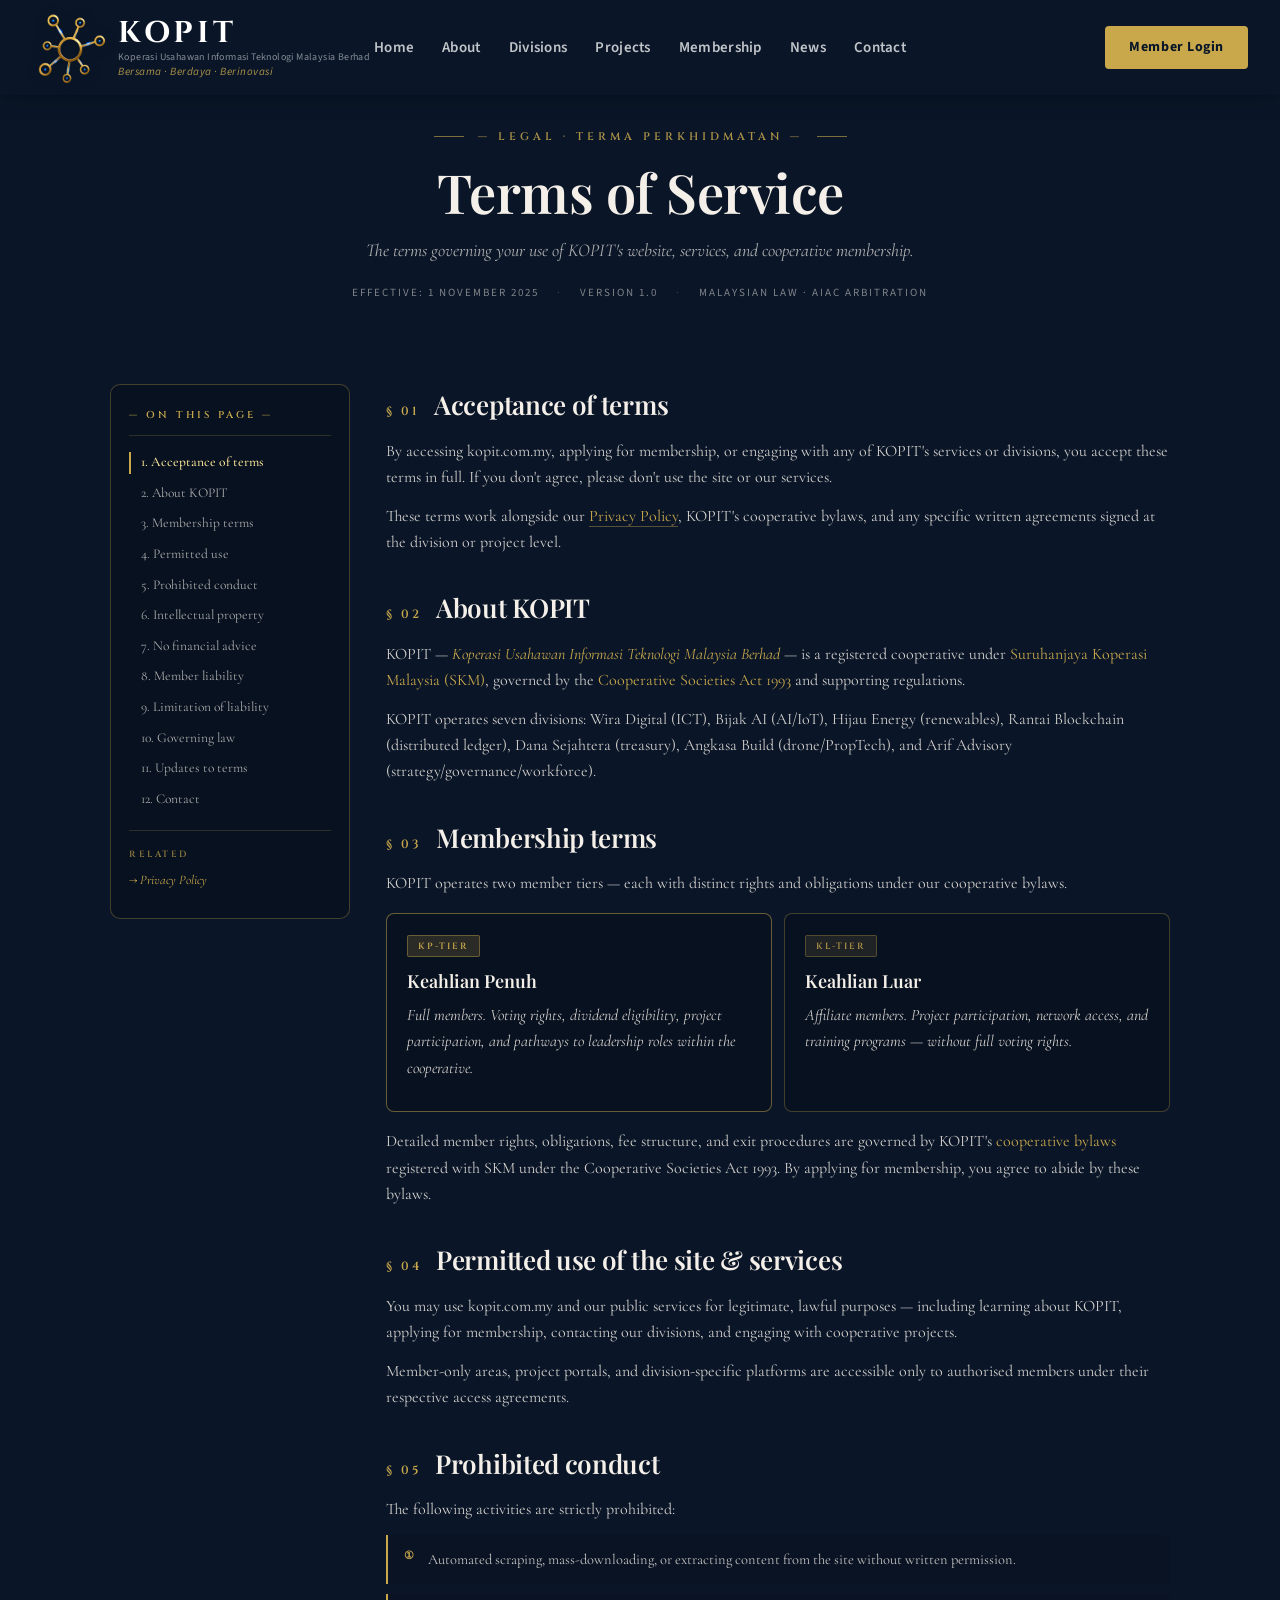
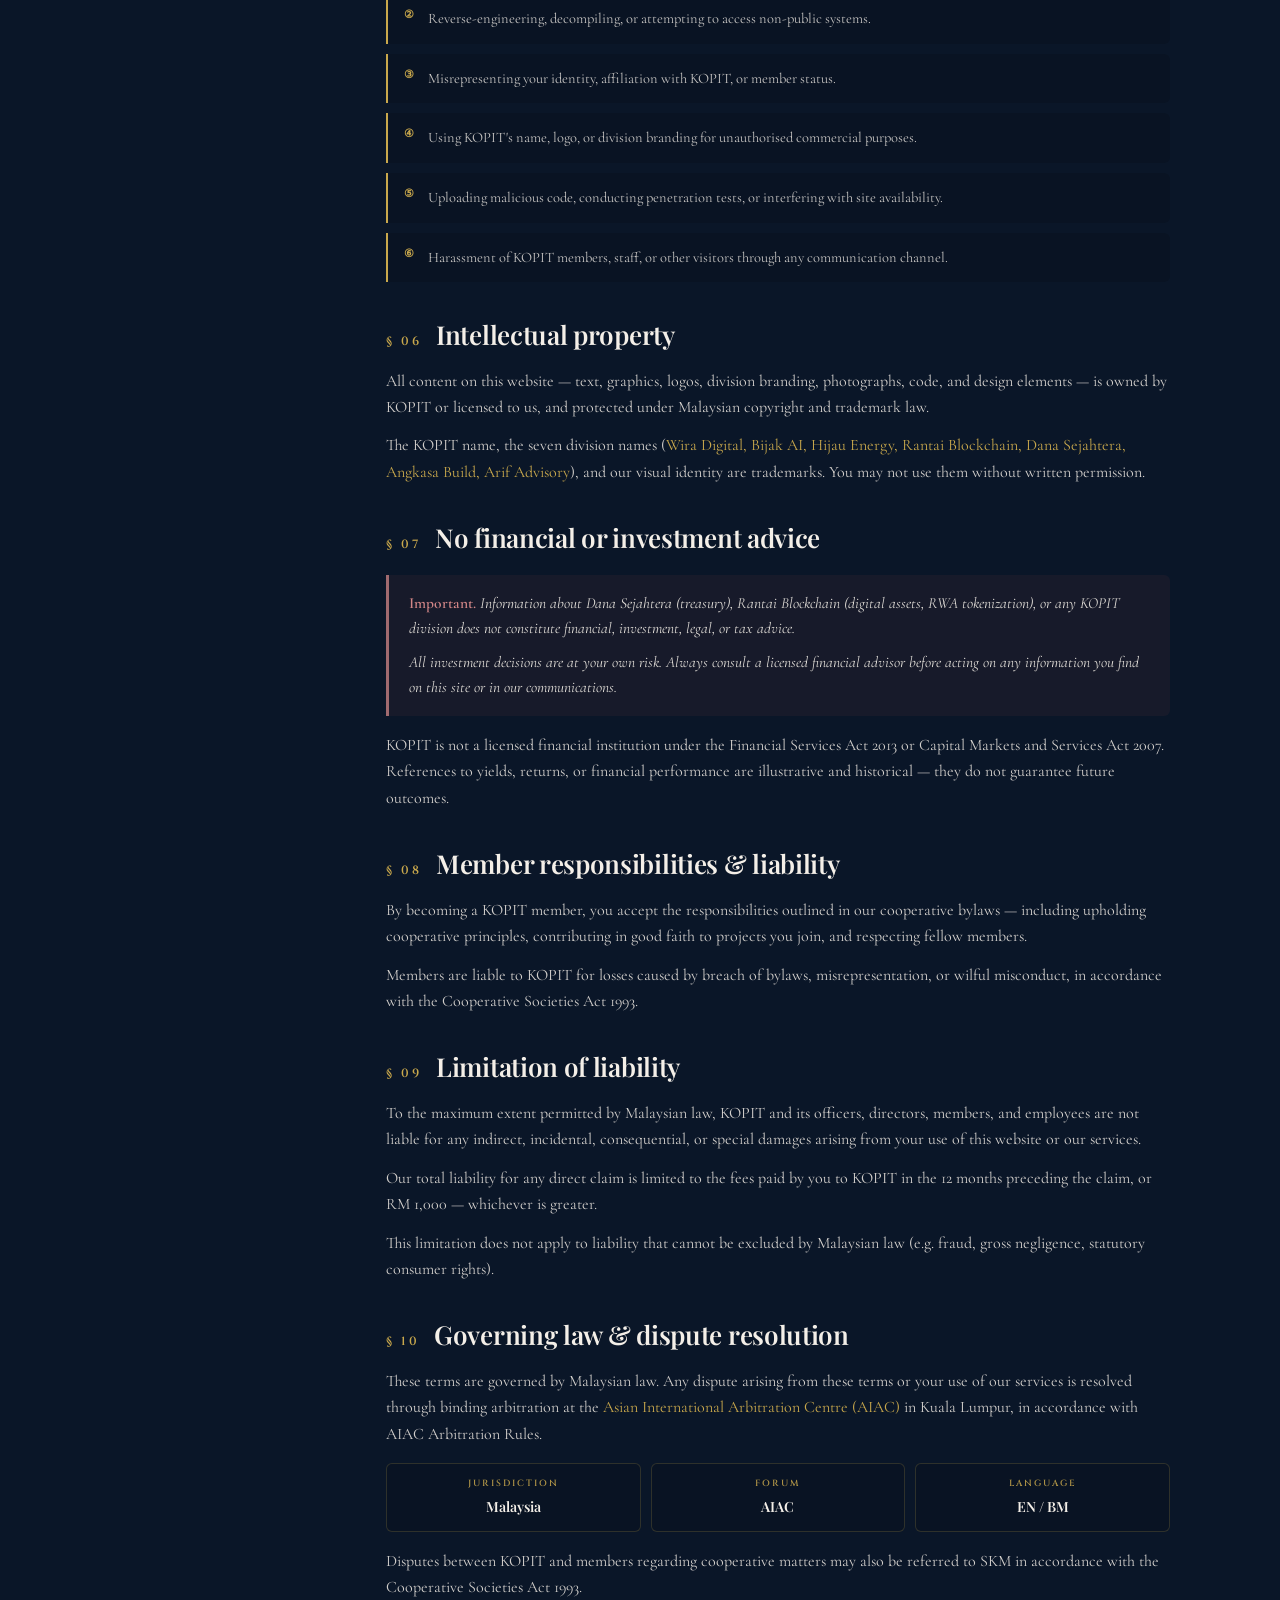
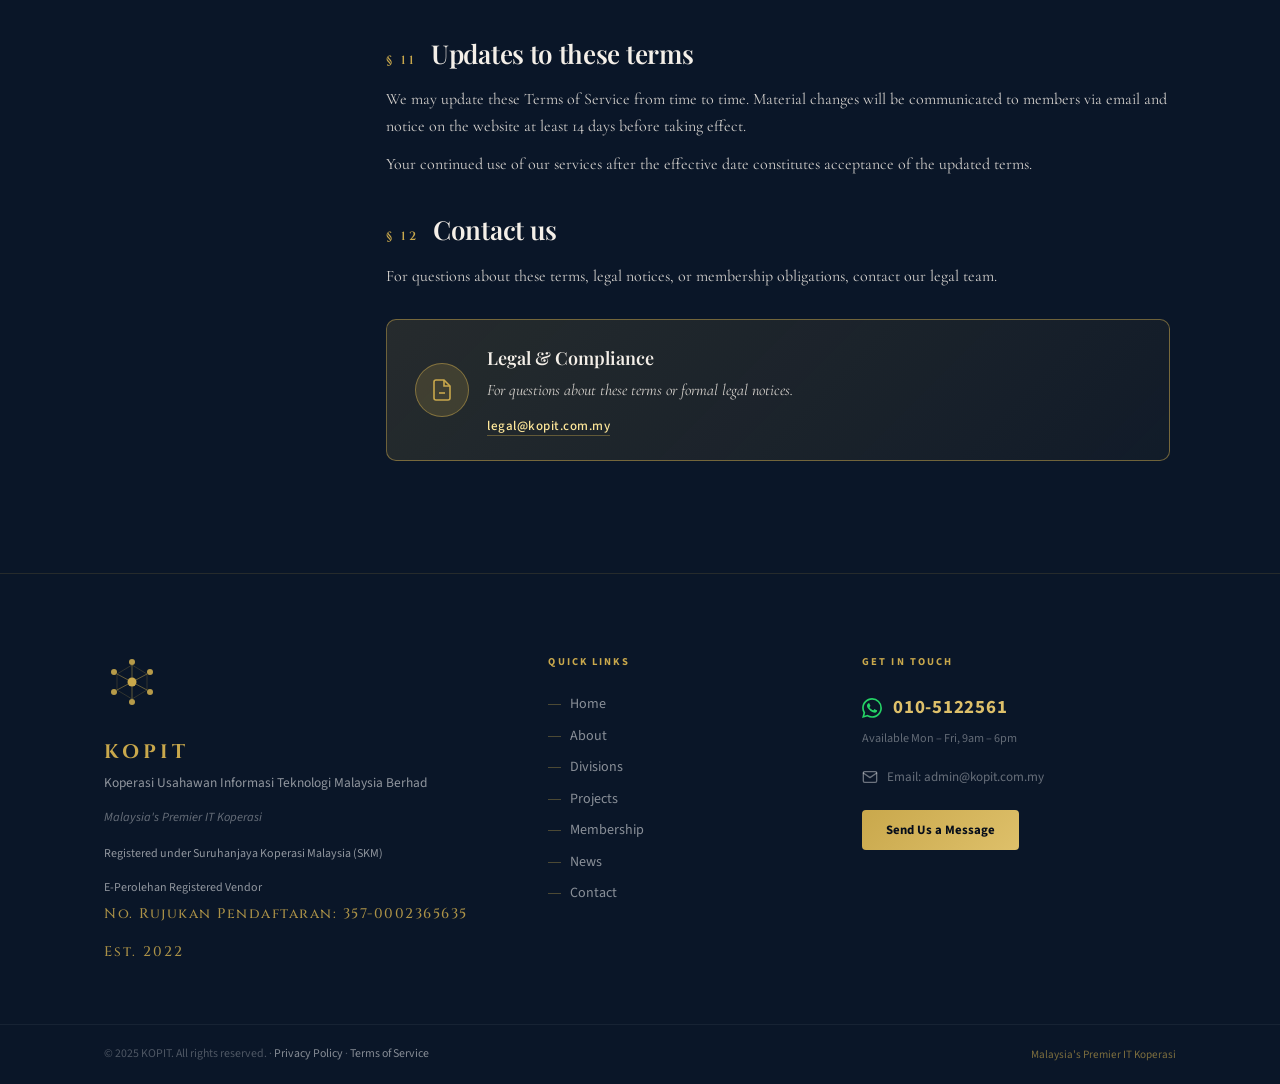
<file: terms.html>
<!DOCTYPE html>
<html lang="en">
<head>
<meta charset="UTF-8">
<meta name="viewport" content="width=device-width, initial-scale=1.0">
<title>Terms of Service · KOPIT — Cooperative Membership &amp; Site Use</title>
<meta name="description" content="KOPIT's Terms of Service governing website use, cooperative membership, and engagement under Malaysian law.">
<link rel="preconnect" href="https://fonts.googleapis.com">
<link rel="preconnect" href="https://fonts.gstatic.com" crossorigin>
<link href="https://fonts.googleapis.com/css2?family=Cinzel:wght@400;600;700&family=Playfair+Display:ital,wght@0,400;0,500;0,600;0,700;1,400;1,500;1,600&family=Source+Sans+3:wght@300;400;500;600;700&family=Cormorant+Garamond:ital,wght@0,400;0,500;1,300;1,400;1,500&display=swap" rel="stylesheet">
<style>
*,*::before,*::after{box-sizing:border-box;margin:0;padding:0}
html{scroll-behavior:smooth;font-size:16px}
body{font-family:'Source Sans 3',sans-serif;color:#F4EFE8;background:#0A1628;overflow-x:hidden;line-height:1.6}
a{text-decoration:none;color:inherit;transition:all .25s ease}
ul{list-style:none}
img{max-width:100%;display:block}

:root{
  --navy:#0A1628;--navy-dk:#060D1A;--gold:#C9A84C;--gold-dk:#A8862A;--gold-lt:#DEC06A;
  --bg:#F8F6F1;--text:#2C2C2C;--white:#FFFFFF;--cw:1160px;--nav-h:95px;
}
.wrap{max-width:var(--cw);margin:0 auto;padding:0 44px}

/* NAVBAR */
.navbar{position:fixed;top:0;left:0;right:0;z-index:1000;height:var(--nav-h);background:var(--navy);box-shadow:0 2px 20px rgba(0,0,0,.35);display:flex;align-items:center;transition:height .35s ease, padding .35s ease, box-shadow .35s ease;}
.navbar.scrolled{height:65px}
.nav-inner{max-width:1600px;margin:0 auto;padding:0 32px;display:grid;grid-template-columns:1fr auto 1fr;align-items:center;width:100%;}
.nav-right{display:flex;align-items:center;justify-content:flex-end;gap:12px}
#kopitLogo{background:transparent;display:block;flex-shrink:0;width:75px;height:75px;transition:width .35s ease, height .35s ease;}
.navbar.scrolled #kopitLogo{width:55px;height:55px}
#kopitLogo{position:relative;}
#kopitLogo .mark-img{width:100%;height:100%;object-fit:contain;display:block;filter:drop-shadow(0 2px 6px rgba(0,0,0,0.4));}
#kopitLogo .pulse-dot{position:absolute;left:var(--x);top:var(--y);width:14%;height:14%;border-radius:50%;background:radial-gradient(circle, rgba(180,220,255,0.95) 0%, rgba(90,158,245,0.55) 35%, rgba(90,158,245,0) 70%);transform:translate(-50%,-50%) scale(0.4);pointer-events:none;mix-blend-mode:screen;opacity:0;animation:dotPulse 3.2s ease-in-out infinite;animation-delay:var(--d);}
@keyframes dotPulse{0%,100%{opacity:0;transform:translate(-50%,-50%) scale(0.4);}50%{opacity:0.9;transform:translate(-50%,-50%) scale(1.0);}}
.logo-unit{display:flex;align-items:center;gap:11px;flex-shrink:0;cursor:pointer}
.logo-text-block{display:flex;flex-direction:column;justify-content:center}
.lt-1{font-family:'Cinzel','Playfair Display',serif;font-size:30px;font-weight:700;color:#ffffff;letter-spacing:4px;margin-bottom:2px;display:block;line-height:1;transition:font-size .35s ease;}
.navbar.scrolled .lt-1{font-size:24px}
.lt-2{font-family:'Source Sans 3',sans-serif;font-size:10px;color:rgba(255,255,255,0.5);letter-spacing:.4px;white-space:nowrap;display:block;overflow:hidden;max-height:18px;opacity:1;margin-bottom:2px;line-height:1.4;transition:opacity .35s ease, max-height .35s ease, margin-bottom .35s ease;}
.lt-3{font-family:'Source Sans 3',sans-serif;font-size:11px;font-style:italic;color:rgba(201,168,76,.85);letter-spacing:.5px;display:block;line-height:1;}
.navbar.scrolled .lt-2{opacity:0;max-height:0;margin-bottom:0;overflow:hidden}
.nav-links{display:flex;align-items:center;justify-content:center;gap:24px}
.nl{font-family:'Source Sans 3',sans-serif;font-size:15px;font-weight:600;letter-spacing:.3px;color:rgba(255,255,255,.75);padding:4px 2px;border-radius:4px;transition:all .2s ease;}
.nl:hover,.nl.active{color:var(--gold);background:transparent}
.lang-toggle{display:none}
.lang-btn{font-family:Arial,sans-serif;font-size:11px;font-weight:700;letter-spacing:1.5px;padding:5px 12px;border-radius:3px;cursor:pointer;transition:all .2s ease;border:1.5px solid var(--gold);background:transparent;color:var(--gold);}
.lang-btn.active{background:var(--gold);color:var(--navy-dk)}
.lang-btn:hover:not(.active){background:rgba(201,168,76,.12)}
.nav-cta{font-family:'Source Sans 3',sans-serif;font-size:14px;font-weight:700;letter-spacing:.04em;background:var(--gold);color:var(--navy);border:none;padding:10px 24px;border-radius:4px;flex-shrink:0;transition:all .2s ease;}
.nav-cta:hover{background:var(--gold-dk);color:var(--navy)}
.hamburger{display:none;flex-direction:column;gap:5px;background:none;border:none;cursor:pointer;padding:4px;margin-left:8px;}
.hamburger span{display:block;width:22px;height:2px;background:var(--gold);border-radius:2px;transition:all .25s ease;}
.hamburger.open span:nth-child(1){transform:rotate(45deg) translate(5px,5px)}
.hamburger.open span:nth-child(2){opacity:0}
.hamburger.open span:nth-child(3){transform:rotate(-45deg) translate(5px,-5px)}
.nav-links.open{right:0 !important}

/* ═══ LEGAL PAGE STYLES (shared with privacy.html) ═══ */
.legal-hero{background:var(--navy);padding:120px 0 50px;text-align:center;position:relative;overflow:hidden;}
.legal-hero-label-wrap{display:inline-flex;align-items:center;gap:14px;margin-bottom:18px;}
.legal-hero-label-wrap::before,.legal-hero-label-wrap::after{content:'';width:30px;height:1px;background:rgba(201,168,76,0.6);}
.legal-hero-label{font-family:'Cinzel',serif;font-size:11px;letter-spacing:4px;color:rgba(201,168,76,0.85);font-weight:600;}
.legal-hero-headline{font-family:'Playfair Display',serif;font-size:54px;font-weight:600;letter-spacing:-0.5px;line-height:1.1;margin:0 0 14px;color:#F4EFE8;}
.legal-hero-sub{font-family:'Cormorant Garamond',serif;font-style:italic;font-size:18px;color:rgba(244,239,232,0.7);max-width:640px;margin:0 auto 14px;line-height:1.55;}
.legal-hero-meta{display:inline-flex;align-items:center;gap:18px;flex-wrap:wrap;justify-content:center;font-family:'Source Sans 3',sans-serif;font-size:11px;letter-spacing:2px;color:rgba(244,239,232,0.5);}
.legal-hero-meta span.dot{opacity:0.4;}

.legal-body{background:var(--navy);padding:30px 0 80px;}
.legal-layout{max-width:1100px;margin:0 auto;padding:0 20px;display:grid;grid-template-columns:240px 1fr;gap:36px;}

.legal-toc{background:rgba(8,16,28,0.6);border:0.5px solid rgba(201,168,76,0.3);border-radius:10px;padding:22px 18px;align-self:start;position:sticky;top:110px;}
.legal-toc-label{font-family:'Cinzel',serif;font-size:10px;letter-spacing:3px;color:#C9A84C;font-weight:600;margin-bottom:16px;border-bottom:0.5px solid rgba(201,168,76,0.2);padding-bottom:12px;}
.legal-toc-nav{display:flex;flex-direction:column;gap:9px;}
.legal-toc-nav a{font-family:'Cormorant Garamond',serif;font-size:13.5px;color:rgba(244,239,232,0.7);text-decoration:none;border-left:2px solid transparent;padding-left:10px;transition:all 0.2s ease;}
.legal-toc-nav a:hover{color:#FFE89A;border-left-color:rgba(201,168,76,0.4);}
.legal-toc-nav a.active{color:#FFE89A;border-left-color:#C9A84C;font-weight:500;}
.legal-toc-related{margin-top:20px;padding-top:16px;border-top:0.5px solid rgba(201,168,76,0.2);}
.legal-toc-related-label{font-family:'Cinzel',serif;font-size:9px;letter-spacing:2.5px;color:rgba(201,168,76,0.7);font-weight:600;margin-bottom:8px;}
.legal-toc-related a{font-family:'Cormorant Garamond',serif;font-style:italic;font-size:13px;color:#C9A84C;text-decoration:none;display:block;margin-bottom:6px;}
.legal-toc-related a:hover{color:#FFE89A;}

.legal-section{margin-bottom:32px;scroll-margin-top:110px;}
.legal-section-head{display:flex;align-items:baseline;gap:14px;margin-bottom:12px;}
.legal-section-marker{font-family:'Cinzel',serif;font-size:12px;letter-spacing:3px;color:#C9A84C;font-weight:600;}
.legal-section-title{font-family:'Playfair Display',serif;font-size:26px;font-weight:600;color:#F4EFE8;margin:0;letter-spacing:-0.3px;}
.legal-section p{font-family:'Cormorant Garamond',serif;font-size:16px;color:rgba(244,239,232,0.85);line-height:1.65;margin:0 0 12px;}
.legal-section p .accent{color:#C9A84C;}
.legal-section p .accent-italic{color:#C9A84C;font-style:italic;}
.legal-section a{color:#C9A84C;text-decoration:none;border-bottom:0.5px solid rgba(201,168,76,0.4);}
.legal-section a:hover{color:#FFE89A;}

.legal-callout-gold{background:rgba(201,168,76,0.08);border-left:3px solid #C9A84C;border-radius:0 6px 6px 0;padding:14px 18px;margin:16px 0;}
.legal-callout-gold p{font-family:'Cormorant Garamond',serif;font-size:14.5px;font-style:italic;color:rgba(244,239,232,0.9);line-height:1.5;margin:0;}
.legal-callout-gold .accent{color:#FFE89A;font-weight:500;}
.legal-callout-red{background:rgba(180,80,80,0.08);border-left:3px solid rgba(220,140,140,0.7);border-radius:0 6px 6px 0;padding:16px 20px;margin:16px 0;}
.legal-callout-red p{font-family:'Cormorant Garamond',serif;font-size:15.5px;color:rgba(244,239,232,0.9);line-height:1.6;margin:0 0 10px;font-style:italic;}
.legal-callout-red p:last-child{margin-bottom:0;}
.legal-callout-red .alert-label{color:rgba(220,140,140,0.95);font-weight:600;font-style:normal;}

.legal-card-grid-2{display:grid;grid-template-columns:1fr 1fr;gap:12px;margin:16px 0;}
.legal-card-grid-3{display:grid;grid-template-columns:repeat(3,1fr);gap:10px;margin:16px 0;}
.legal-card{background:rgba(8,16,28,0.5);border:0.5px solid rgba(201,168,76,0.25);border-radius:8px;padding:14px 16px;}
.legal-card-label{font-family:'Cinzel',serif;font-size:10px;letter-spacing:2.5px;color:#C9A84C;font-weight:600;margin-bottom:8px;}
.legal-card p{font-family:'Cormorant Garamond',serif;font-size:14px;color:rgba(244,239,232,0.85);line-height:1.5;margin:0;}
.legal-card p .muted-italic{font-style:italic;color:rgba(244,239,232,0.6);}
.legal-card-mini{background:rgba(8,16,28,0.4);border:0.5px solid rgba(201,168,76,0.2);border-radius:6px;padding:12px 14px;text-align:center;}
.legal-card-mini-label{font-family:'Cinzel',serif;font-size:9px;letter-spacing:2px;color:rgba(201,168,76,0.85);font-weight:600;margin-bottom:6px;}
.legal-card-mini-value{font-family:'Playfair Display',serif;font-size:14px;font-weight:600;color:#F4EFE8;}

.legal-rights-list{list-style:none;padding:0;margin:0;display:flex;flex-direction:column;gap:10px;}
.legal-rights-list li{display:flex;gap:14px;align-items:flex-start;background:rgba(8,16,28,0.4);border-left:2px solid #C9A84C;padding:12px 16px;border-radius:0 6px 6px 0;}
.legal-rights-num{font-family:'Cinzel',serif;font-size:11px;font-weight:700;color:#C9A84C;flex-shrink:0;}
.legal-rights-list .right-name{font-family:'Playfair Display',serif;font-size:15px;font-weight:600;color:#F4EFE8;}
.legal-rights-list .right-desc{font-family:'Cormorant Garamond',serif;font-size:14.5px;color:rgba(244,239,232,0.8);}

.legal-tier-card{background:rgba(8,16,28,0.6);border:0.5px solid rgba(201,168,76,0.5);border-radius:8px;padding:18px 20px;}
.legal-tier-card.affiliate{border-color:rgba(201,168,76,0.3);}
.legal-tier-badge{display:inline-block;background:rgba(201,168,76,0.18);border:0.5px solid rgba(201,168,76,0.4);color:#C9A84C;font-family:'Cinzel',serif;font-size:9px;letter-spacing:2px;font-weight:600;padding:3px 10px;border-radius:2px;margin-bottom:10px;}
.legal-tier-card.affiliate .legal-tier-badge{background:rgba(201,168,76,0.12);border-color:rgba(201,168,76,0.3);color:rgba(201,168,76,0.85);}
.legal-tier-name{font-family:'Playfair Display',serif;font-size:18px;font-weight:600;color:#F4EFE8;margin-bottom:6px;}
.legal-tier-desc{font-family:'Cormorant Garamond',serif;font-size:13.5px;color:rgba(244,239,232,0.8);line-height:1.5;margin:0;font-style:italic;}

.legal-contact-box{background:linear-gradient(135deg,rgba(201,168,76,0.15),rgba(201,168,76,0.04));border:0.5px solid rgba(201,168,76,0.5);border-radius:10px;padding:24px 28px;margin-top:30px;}
.legal-contact-inner{display:flex;align-items:center;gap:18px;flex-wrap:wrap;}
.legal-contact-icon{width:54px;height:54px;border-radius:50%;background:rgba(201,168,76,0.18);border:0.5px solid rgba(201,168,76,0.5);display:flex;align-items:center;justify-content:center;flex-shrink:0;color:#C9A84C;}
.legal-contact-text{flex:1;min-width:240px;}
.legal-contact-title{font-family:'Playfair Display',serif;font-size:18px;font-weight:600;color:#F4EFE8;margin-bottom:4px;}
.legal-contact-sub{font-family:'Cormorant Garamond',serif;font-style:italic;font-size:14px;color:rgba(244,239,232,0.75);margin:0 0 6px;}
.legal-contact-email{font-family:'Source Sans 3',sans-serif;font-size:13px;color:#FFE89A;font-weight:500;letter-spacing:0.5px;}
.legal-contact-email a{color:inherit;text-decoration:none;}

/* FOOTER */
.footer{background:var(--navy);border-top:1px solid rgba(201,168,76,.14)}
.footer-main{padding:80px 0 60px}
.footer-grid{display:grid;grid-template-columns:1.5fr 1fr 1.2fr;gap:52px;}
.f-svg-wrap{margin-bottom:18px}
.f-logo-name{font-family:'Cinzel',serif;font-size:1.22rem;letter-spacing:4px;font-weight:700;color:var(--gold);margin-bottom:4px;}
.f-tagline{font-family:'Source Sans 3',sans-serif;font-size:.84rem;color:rgba(255,255,255,.55);line-height:1.6;margin-bottom:14px;}
.f-premier{font-family:'Source Sans 3',sans-serif;font-size:.78rem;font-style:italic;color:rgba(255,255,255,.38);margin-bottom:14px;}
.f-head{font-family:'Source Sans 3',sans-serif;font-size:.66rem;font-weight:700;letter-spacing:.2em;text-transform:uppercase;color:var(--gold);margin-bottom:22px;}
.f-nav-list{display:flex;flex-direction:column;gap:9px}
.f-nav-list li a{display:flex;align-items:center;gap:9px;font-family:'Source Sans 3',sans-serif;font-size:.88rem;color:rgba(255,255,255,.52);transition:all .2s ease;}
.f-nav-list li a::before{content:'';width:13px;height:1px;background:var(--gold);opacity:.35;flex-shrink:0;transition:all .2s ease;}
.f-nav-list li a:hover{color:var(--gold-lt);padding-left:5px}
.f-nav-list li a:hover::before{width:18px;opacity:1}
.f-wa{display:inline-flex;align-items:center;gap:11px;font-family:'Source Sans 3',sans-serif;font-size:1.18rem;font-weight:700;color:var(--gold-lt);letter-spacing:.04em;margin-bottom:6px;transition:all .2s ease;}
.f-wa:hover{color:#EDD47E}
.f-hours{font-family:'Source Sans 3',sans-serif;font-size:.76rem;color:rgba(255,255,255,.36);margin-bottom:18px}
.f-email{display:flex;align-items:center;gap:9px;font-family:'Source Sans 3',sans-serif;font-size:.86rem;color:rgba(255,255,255,.48);margin-bottom:22px;}
.f-contact-btn{display:inline-block;font-family:'Source Sans 3',sans-serif;font-size:.8rem;font-weight:700;color:var(--navy-dk);background:linear-gradient(135deg,var(--gold),var(--gold-lt));padding:10px 24px;border-radius:4px;transition:all .2s ease;}
.f-contact-btn:hover{transform:translateY(-1px);box-shadow:0 5px 20px rgba(201,168,76,.35)}
.footer-bar{border-top:1px solid rgba(255,255,255,.055);padding:20px 0}
.footer-bar-inner{display:flex;align-items:center;justify-content:space-between;gap:16px;flex-wrap:wrap;}
.footer-bar-inner p{font-family:'Source Sans 3',sans-serif;font-size:.74rem;color:rgba(255,255,255,.28);}
.bar-r{font-size:.7rem !important;color:rgba(201,168,76,.6) !important;white-space:nowrap}
.bar-legal{color:rgba(255,255,255,.5);text-decoration:none;transition:color .2s ease;}
.bar-legal:hover{color:#C9A84C;}

/* RESPONSIVE */
@media(max-width:1024px){.nl{padding:6px 9px;font-size:.76rem}}
@media(max-width:900px){
  :root{--nav-h:72px}
  .wrap{padding:0 22px}
  .hamburger{display:flex}
  .nav-cta{display:none}
  .nav-links{position:fixed;top:0;right:-100%;width:268px;height:100vh;background:var(--navy-dk);flex-direction:column;align-items:flex-start;padding:80px 26px 36px;gap:3px;border-left:1px solid rgba(201,168,76,.14);transition:right .38s ease;z-index:999;box-shadow:-18px 0 55px rgba(0,0,0,.38);}
  .nav-links.open{right:0}
  .nl{font-size:.92rem;padding:11px 14px;width:100%}
  .footer-grid{grid-template-columns:1fr;gap:36px}
  .footer-bar-inner{flex-direction:column;align-items:flex-start;gap:5px}
  .footer-main{padding:56px 0 44px}
  .lt-2{display:none}
  .legal-layout{grid-template-columns:1fr;gap:20px;}
  .legal-toc{position:static;}
  .legal-card-grid-2{grid-template-columns:1fr;}
  .legal-card-grid-3{grid-template-columns:1fr;}
  .legal-hero-headline{font-size:40px;}
}
@media(max-width:600px){
  .legal-hero-headline{font-size:32px;}
  .legal-section-title{font-size:22px;}
  .legal-hero{padding:100px 0 40px;}
}
</style>
</head>
<body>

<!-- NAVBAR -->
<nav class="navbar">
  <div class="nav-inner">
    <a href="index.html" aria-label="KOPIT Home">
      <div class="logo-unit">
        <div id="kopitLogo" aria-label="KOPIT mark">
          <img class="mark-img" src="images/logo/mark-2026.png" alt="">
          <span class="pulse-dot" style="--x:28%;--y:14%;--d:0s"></span>
          <span class="pulse-dot" style="--x:64%;--y:17%;--d:0.45s"></span>
          <span class="pulse-dot" style="--x:90%;--y:41%;--d:0.9s"></span>
          <span class="pulse-dot" style="--x:70%;--y:79%;--d:1.35s"></span>
          <span class="pulse-dot" style="--x:46%;--y:91%;--d:1.8s"></span>
          <span class="pulse-dot" style="--x:18%;--y:79%;--d:2.25s"></span>
          <span class="pulse-dot" style="--x:20%;--y:48%;--d:2.7s"></span>
        </div>
        <div class="logo-text-block">
          <span class="lt-1">KOPIT</span>
          <span class="lt-2">Koperasi Usahawan Informasi Teknologi Malaysia Berhad</span>
          <span class="lt-3">Bersama &middot; Berdaya &middot; Berinovasi</span>
        </div>
      </div>
    </a>
    <ul class="nav-links" id="navLinks">
      <li><a href="index.html"      class="nl" data-en="Home"       data-bm="Utama">Home</a></li>
      <li><a href="about.html"      class="nl" data-en="About"      data-bm="Tentang">About</a></li>
      <li><a href="divisions.html"  class="nl" data-en="Divisions"  data-bm="Bahagian">Divisions</a></li>
      <li><a href="projects.html"   class="nl" data-en="Projects"   data-bm="Projek">Projects</a></li>
      <li><a href="membership.html" class="nl" data-en="Membership" data-bm="Keahlian">Membership</a></li>
      <li><a href="news.html"       class="nl" data-en="News"       data-bm="Berita">News</a></li>
      <li><a href="contact.html"    class="nl" data-en="Contact"    data-bm="Hubungi">Contact</a></li>
    </ul>
    <div class="nav-right">
      <div class="lang-toggle">
        <button class="lang-btn active" id="btnEN" onclick="setLang('en')">EN</button>
        <button class="lang-btn"        id="btnBM" onclick="setLang('bm')">BM</button>
      </div>
      <button class="hamburger" id="hamburger" aria-label="Toggle menu">
        <span></span><span></span><span></span>
      </button>
      <a href="membership.html#member-login" class="nav-cta" data-en="Member Login" data-bm="Log Masuk Ahli">Member Login</a>
    </div>
  </div>
</nav>

<!-- HERO -->
<section class="legal-hero">
  <div class="wrap">
    <div class="legal-hero-label-wrap"><span class="legal-hero-label">— LEGAL · TERMA PERKHIDMATAN —</span></div>
    <h1 class="legal-hero-headline">Terms of Service</h1>
    <p class="legal-hero-sub">The terms governing your use of KOPIT's website, services, and cooperative membership.</p>
    <div class="legal-hero-meta">
      <span>EFFECTIVE: 1 NOVEMBER 2025</span>
      <span class="dot">·</span>
      <span>VERSION 1.0</span>
      <span class="dot">·</span>
      <span>MALAYSIAN LAW · AIAC ARBITRATION</span>
    </div>
  </div>
</section>

<!-- BODY -->
<section class="legal-body">
  <div class="legal-layout">

    <!-- TOC -->
    <aside class="legal-toc">
      <div class="legal-toc-label">— ON THIS PAGE —</div>
      <nav class="legal-toc-nav">
        <a href="#section-1" class="active">1. Acceptance of terms</a>
        <a href="#section-2">2. About KOPIT</a>
        <a href="#section-3">3. Membership terms</a>
        <a href="#section-4">4. Permitted use</a>
        <a href="#section-5">5. Prohibited conduct</a>
        <a href="#section-6">6. Intellectual property</a>
        <a href="#section-7">7. No financial advice</a>
        <a href="#section-8">8. Member liability</a>
        <a href="#section-9">9. Limitation of liability</a>
        <a href="#section-10">10. Governing law</a>
        <a href="#section-11">11. Updates to terms</a>
        <a href="#section-12">12. Contact</a>
      </nav>
      <div class="legal-toc-related">
        <div class="legal-toc-related-label">RELATED</div>
        <a href="privacy.html">→ Privacy Policy</a>
      </div>
    </aside>

    <!-- MAIN -->
    <main>

      <section id="section-1" class="legal-section">
        <div class="legal-section-head">
          <span class="legal-section-marker">§ 01</span>
          <h2 class="legal-section-title">Acceptance of terms</h2>
        </div>
        <p>By accessing kopit.com.my, applying for membership, or engaging with any of KOPIT's services or divisions, you accept these terms in full. If you don't agree, please don't use the site or our services.</p>
        <p>These terms work alongside our <a href="privacy.html">Privacy Policy</a>, KOPIT's cooperative bylaws, and any specific written agreements signed at the division or project level.</p>
      </section>

      <section id="section-2" class="legal-section">
        <div class="legal-section-head">
          <span class="legal-section-marker">§ 02</span>
          <h2 class="legal-section-title">About KOPIT</h2>
        </div>
        <p>KOPIT — <span class="accent-italic">Koperasi Usahawan Informasi Teknologi Malaysia Berhad</span> — is a registered cooperative under <span class="accent">Suruhanjaya Koperasi Malaysia (SKM)</span>, governed by the <span class="accent">Cooperative Societies Act 1993</span> and supporting regulations.</p>
        <p>KOPIT operates seven divisions: Wira Digital (ICT), Bijak AI (AI/IoT), Hijau Energy (renewables), Rantai Blockchain (distributed ledger), Dana Sejahtera (treasury), Angkasa Build (drone/PropTech), and Arif Advisory (strategy/governance/workforce).</p>
      </section>

      <section id="section-3" class="legal-section">
        <div class="legal-section-head">
          <span class="legal-section-marker">§ 03</span>
          <h2 class="legal-section-title">Membership terms</h2>
        </div>
        <p>KOPIT operates two member tiers — each with distinct rights and obligations under our cooperative bylaws.</p>
        <div class="legal-card-grid-2">
          <div class="legal-tier-card">
            <div class="legal-tier-badge">KP-TIER</div>
            <div class="legal-tier-name">Keahlian Penuh</div>
            <p class="legal-tier-desc">Full members. Voting rights, dividend eligibility, project participation, and pathways to leadership roles within the cooperative.</p>
          </div>
          <div class="legal-tier-card affiliate">
            <div class="legal-tier-badge">KL-TIER</div>
            <div class="legal-tier-name">Keahlian Luar</div>
            <p class="legal-tier-desc">Affiliate members. Project participation, network access, and training programs — without full voting rights.</p>
          </div>
        </div>
        <p>Detailed member rights, obligations, fee structure, and exit procedures are governed by KOPIT's <span class="accent">cooperative bylaws</span> registered with SKM under the Cooperative Societies Act 1993. By applying for membership, you agree to abide by these bylaws.</p>
      </section>

      <section id="section-4" class="legal-section">
        <div class="legal-section-head">
          <span class="legal-section-marker">§ 04</span>
          <h2 class="legal-section-title">Permitted use of the site &amp; services</h2>
        </div>
        <p>You may use kopit.com.my and our public services for legitimate, lawful purposes — including learning about KOPIT, applying for membership, contacting our divisions, and engaging with cooperative projects.</p>
        <p>Member-only areas, project portals, and division-specific platforms are accessible only to authorised members under their respective access agreements.</p>
      </section>

      <section id="section-5" class="legal-section">
        <div class="legal-section-head">
          <span class="legal-section-marker">§ 05</span>
          <h2 class="legal-section-title">Prohibited conduct</h2>
        </div>
        <p>The following activities are strictly prohibited:</p>
        <ul class="legal-rights-list">
          <li><span class="legal-rights-num">①</span><div><span class="right-desc">Automated scraping, mass-downloading, or extracting content from the site without written permission.</span></div></li>
          <li><span class="legal-rights-num">②</span><div><span class="right-desc">Reverse-engineering, decompiling, or attempting to access non-public systems.</span></div></li>
          <li><span class="legal-rights-num">③</span><div><span class="right-desc">Misrepresenting your identity, affiliation with KOPIT, or member status.</span></div></li>
          <li><span class="legal-rights-num">④</span><div><span class="right-desc">Using KOPIT's name, logo, or division branding for unauthorised commercial purposes.</span></div></li>
          <li><span class="legal-rights-num">⑤</span><div><span class="right-desc">Uploading malicious code, conducting penetration tests, or interfering with site availability.</span></div></li>
          <li><span class="legal-rights-num">⑥</span><div><span class="right-desc">Harassment of KOPIT members, staff, or other visitors through any communication channel.</span></div></li>
        </ul>
      </section>

      <section id="section-6" class="legal-section">
        <div class="legal-section-head">
          <span class="legal-section-marker">§ 06</span>
          <h2 class="legal-section-title">Intellectual property</h2>
        </div>
        <p>All content on this website — text, graphics, logos, division branding, photographs, code, and design elements — is owned by KOPIT or licensed to us, and protected under Malaysian copyright and trademark law.</p>
        <p>The KOPIT name, the seven division names (<span class="accent">Wira Digital, Bijak AI, Hijau Energy, Rantai Blockchain, Dana Sejahtera, Angkasa Build, Arif Advisory</span>), and our visual identity are trademarks. You may not use them without written permission.</p>
      </section>

      <section id="section-7" class="legal-section">
        <div class="legal-section-head">
          <span class="legal-section-marker">§ 07</span>
          <h2 class="legal-section-title">No financial or investment advice</h2>
        </div>
        <div class="legal-callout-red">
          <p><span class="alert-label">Important.</span> Information about Dana Sejahtera (treasury), Rantai Blockchain (digital assets, RWA tokenization), or any KOPIT division does not constitute financial, investment, legal, or tax advice.</p>
          <p>All investment decisions are at your own risk. Always consult a licensed financial advisor before acting on any information you find on this site or in our communications.</p>
        </div>
        <p>KOPIT is not a licensed financial institution under the Financial Services Act 2013 or Capital Markets and Services Act 2007. References to yields, returns, or financial performance are illustrative and historical — they do not guarantee future outcomes.</p>
      </section>

      <section id="section-8" class="legal-section">
        <div class="legal-section-head">
          <span class="legal-section-marker">§ 08</span>
          <h2 class="legal-section-title">Member responsibilities &amp; liability</h2>
        </div>
        <p>By becoming a KOPIT member, you accept the responsibilities outlined in our cooperative bylaws — including upholding cooperative principles, contributing in good faith to projects you join, and respecting fellow members.</p>
        <p>Members are liable to KOPIT for losses caused by breach of bylaws, misrepresentation, or wilful misconduct, in accordance with the Cooperative Societies Act 1993.</p>
      </section>

      <section id="section-9" class="legal-section">
        <div class="legal-section-head">
          <span class="legal-section-marker">§ 09</span>
          <h2 class="legal-section-title">Limitation of liability</h2>
        </div>
        <p>To the maximum extent permitted by Malaysian law, KOPIT and its officers, directors, members, and employees are not liable for any indirect, incidental, consequential, or special damages arising from your use of this website or our services.</p>
        <p>Our total liability for any direct claim is limited to the fees paid by you to KOPIT in the 12 months preceding the claim, or RM 1,000 — whichever is greater.</p>
        <p>This limitation does not apply to liability that cannot be excluded by Malaysian law (e.g. fraud, gross negligence, statutory consumer rights).</p>
      </section>

      <section id="section-10" class="legal-section">
        <div class="legal-section-head">
          <span class="legal-section-marker">§ 10</span>
          <h2 class="legal-section-title">Governing law &amp; dispute resolution</h2>
        </div>
        <p>These terms are governed by Malaysian law. Any dispute arising from these terms or your use of our services is resolved through binding arbitration at the <span class="accent">Asian International Arbitration Centre (AIAC)</span> in Kuala Lumpur, in accordance with AIAC Arbitration Rules.</p>
        <div class="legal-card-grid-3">
          <div class="legal-card-mini">
            <div class="legal-card-mini-label">JURISDICTION</div>
            <div class="legal-card-mini-value">Malaysia</div>
          </div>
          <div class="legal-card-mini">
            <div class="legal-card-mini-label">FORUM</div>
            <div class="legal-card-mini-value">AIAC</div>
          </div>
          <div class="legal-card-mini">
            <div class="legal-card-mini-label">LANGUAGE</div>
            <div class="legal-card-mini-value">EN / BM</div>
          </div>
        </div>
        <p>Disputes between KOPIT and members regarding cooperative matters may also be referred to SKM in accordance with the Cooperative Societies Act 1993.</p>
      </section>

      <section id="section-11" class="legal-section">
        <div class="legal-section-head">
          <span class="legal-section-marker">§ 11</span>
          <h2 class="legal-section-title">Updates to these terms</h2>
        </div>
        <p>We may update these Terms of Service from time to time. Material changes will be communicated to members via email and notice on the website at least 14 days before taking effect.</p>
        <p>Your continued use of our services after the effective date constitutes acceptance of the updated terms.</p>
      </section>

      <section id="section-12" class="legal-section">
        <div class="legal-section-head">
          <span class="legal-section-marker">§ 12</span>
          <h2 class="legal-section-title">Contact us</h2>
        </div>
        <p>For questions about these terms, legal notices, or membership obligations, contact our legal team.</p>
        <div class="legal-contact-box">
          <div class="legal-contact-inner">
            <div class="legal-contact-icon">
              <svg width="24" height="24" viewBox="0 0 24 24" fill="none" stroke="currentColor" stroke-width="1.6"><path d="M14 2H6a2 2 0 0 0-2 2v16a2 2 0 0 0 2 2h12a2 2 0 0 0 2-2V8z"/><polyline points="14 2 14 8 20 8"/><line x1="9" y1="15" x2="15" y2="15"/></svg>
            </div>
            <div class="legal-contact-text">
              <div class="legal-contact-title">Legal &amp; Compliance</div>
              <p class="legal-contact-sub">For questions about these terms or formal legal notices.</p>
              <div class="legal-contact-email"><a href="mailto:legal@kopit.com.my">legal@kopit.com.my</a></div>
            </div>
          </div>
        </div>
      </section>

    </main>
  </div>
</section>

<!-- FOOTER -->
<footer class="footer">
  <div class="footer-main">
    <div class="wrap">
      <div class="footer-grid">
        <div>
          <div class="f-svg-wrap">
            <svg width="56" height="56" viewBox="0 0 56 56" fill="none" xmlns="http://www.w3.org/2000/svg" aria-label="KOPIT node network logo">
              <circle cx="28" cy="28" r="4.5" fill="#C9A84C"/>
              <circle cx="28" cy="8"  r="3" fill="#C9A84C" opacity=".9"/>
              <circle cx="46" cy="18" r="3" fill="#C9A84C" opacity=".9"/>
              <circle cx="46" cy="38" r="3" fill="#C9A84C" opacity=".9"/>
              <circle cx="28" cy="48" r="3" fill="#C9A84C" opacity=".9"/>
              <circle cx="10" cy="38" r="3" fill="#C9A84C" opacity=".9"/>
              <circle cx="10" cy="18" r="3" fill="#C9A84C" opacity=".9"/>
              <line x1="28" y1="28" x2="28" y2="11"  stroke="#C9A84C" stroke-width="1" opacity=".45"/>
              <line x1="28" y1="28" x2="43" y2="20"  stroke="#C9A84C" stroke-width="1" opacity=".45"/>
              <line x1="28" y1="28" x2="43" y2="36"  stroke="#C9A84C" stroke-width="1" opacity=".45"/>
              <line x1="28" y1="28" x2="28" y2="45"  stroke="#C9A84C" stroke-width="1" opacity=".45"/>
              <line x1="28" y1="28" x2="13" y2="36"  stroke="#C9A84C" stroke-width="1" opacity=".45"/>
              <line x1="28" y1="28" x2="13" y2="20"  stroke="#C9A84C" stroke-width="1" opacity=".45"/>
              <line x1="28" y1="11" x2="43" y2="20"  stroke="#C9A84C" stroke-width=".8" opacity=".25"/>
              <line x1="43" y1="20" x2="43" y2="36"  stroke="#C9A84C" stroke-width=".8" opacity=".25"/>
              <line x1="43" y1="36" x2="28" y2="45"  stroke="#C9A84C" stroke-width=".8" opacity=".25"/>
              <line x1="28" y1="45" x2="13" y2="36"  stroke="#C9A84C" stroke-width=".8" opacity=".25"/>
              <line x1="13" y1="36" x2="13" y2="20"  stroke="#C9A84C" stroke-width=".8" opacity=".25"/>
              <line x1="13" y1="20" x2="28" y2="11"  stroke="#C9A84C" stroke-width=".8" opacity=".25"/>
            </svg>
          </div>
          <div class="f-logo-name">KOPIT</div>
          <p class="f-tagline">Koperasi Usahawan Informasi Teknologi Malaysia Berhad</p>
          <p class="f-premier">Malaysia's Premier IT Koperasi</p>
          <div class="footer-credentials" style="margin-top:16px;font-family:'Source Sans 3',sans-serif;font-size:12px;line-height:1.7;color:rgba(255,255,255,0.55);">
            <div style="margin-bottom:14px;">Registered under Suruhanjaya Koperasi Malaysia (SKM)</div>
            <div style="margin-bottom:14px;">
              <div>E-Perolehan Registered Vendor</div>
              <div style="margin-top:4px;font-family:'Cinzel',serif;font-size:14px;letter-spacing:1.5px;font-weight:500;color:rgba(201,168,76,0.85);">No. Rujukan Pendaftaran: 357-0002365635</div>
            </div>
            <div style="font-family:'Cinzel',serif;font-size:14px;letter-spacing:2px;font-weight:500;color:rgba(201,168,76,0.85);">Est. 2022</div>
          </div>
        </div>
        <div>
          <h4 class="f-head">Quick Links</h4>
          <ul class="f-nav-list">
            <li><a href="index.html">Home</a></li>
            <li><a href="about.html">About</a></li>
            <li><a href="divisions.html">Divisions</a></li>
            <li><a href="projects.html">Projects</a></li>
            <li><a href="membership.html">Membership</a></li>
            <li><a href="news.html">News</a></li>
            <li><a href="contact.html">Contact</a></li>
          </ul>
        </div>
        <div>
          <h4 class="f-head">Get In Touch</h4>
          <a href="https://wa.me/60105122561" class="f-wa" target="_blank" rel="noopener">
            <svg width="20" height="20" viewBox="0 0 24 24" fill="#25D366" style="flex-shrink:0">
              <path d="M17.472 14.382c-.297-.149-1.758-.867-2.03-.967-.273-.099-.471-.148-.67.15-.197.297-.767.966-.94 1.164-.173.199-.347.223-.644.075-.297-.15-1.255-.463-2.39-1.475-.883-.788-1.48-1.761-1.653-2.059-.173-.297-.018-.458.13-.606.134-.133.298-.347.446-.52.149-.174.198-.298.298-.497.099-.198.05-.371-.025-.52-.075-.149-.669-1.612-.916-2.207-.242-.579-.487-.5-.669-.51-.173-.008-.371-.01-.57-.01-.198 0-.52.074-.792.372-.272.297-1.04 1.016-1.04 2.479 0 1.462 1.065 2.875 1.213 3.074.149.198 2.096 3.2 5.077 4.487.709.306 1.262.489 1.694.625.712.227 1.36.195 1.871.118.571-.085 1.758-.719 2.006-1.413.248-.694.248-1.289.173-1.413-.074-.124-.272-.198-.57-.347m-5.421 7.403h-.004a9.87 9.87 0 01-5.031-1.378l-.361-.214-3.741.982.998-3.648-.235-.374a9.86 9.86 0 01-1.51-5.26c.001-5.45 4.436-9.884 9.888-9.884 2.64 0 5.122 1.03 6.988 2.898a9.825 9.825 0 012.893 6.994c-.003 5.45-4.437 9.884-9.885 9.884m8.413-18.297A11.815 11.815 0 0012.05 0C5.495 0 .16 5.335.157 11.892c0 2.096.547 4.142 1.588 5.945L.057 24l6.305-1.654a11.882 11.882 0 005.683 1.448h.005c6.554 0 11.89-5.335 11.893-11.893a11.821 11.821 0 00-3.48-8.413z"/>
            </svg>
            010-5122561
          </a>
          <p class="f-hours">Available Mon – Fri, 9am – 6pm</p>
          <div class="f-email">
            <svg width="16" height="16" viewBox="0 0 24 24" fill="none" stroke="rgba(255,255,255,0.4)" stroke-width="2" stroke-linecap="round" stroke-linejoin="round"><path d="M4 4h16c1.1 0 2 .9 2 2v12c0 1.1-.9 2-2 2H4c-1.1 0-2-.9-2-2V6c0-1.1.9-2 2-2z"/><polyline points="22,6 12,13 2,6"/></svg>
            <span style="font-size:.82rem;color:rgba(255,255,255,.38)">Email: <a href="mailto:admin@kopit.com.my" style="color:inherit;text-decoration:none;">admin@kopit.com.my</a></span>
          </div>
          <a href="contact.html" class="f-contact-btn">Send Us a Message</a>
        </div>
      </div>
    </div>
  </div>
  <div class="footer-bar">
    <div class="wrap">
      <div class="footer-bar-inner">
        <p>© 2025 KOPIT. All rights reserved. · <a href="privacy.html" class="bar-legal">Privacy Policy</a> · <a href="terms.html" class="bar-legal">Terms of Service</a></p>
        <p class="bar-r">Malaysia's Premier IT Koperasi</p>
      </div>
    </div>
  </div>
</footer>

<script>
var currentLang = localStorage.getItem('kopitLang') || 'en';
function applyLanguage(lang){currentLang=lang;localStorage.setItem('kopitLang',lang);document.querySelectorAll('[data-en]').forEach(function(el){var val=lang==='bm'?el.getAttribute('data-bm'):el.getAttribute('data-en');if(val!==null)el.innerHTML=val;});document.getElementById('btnEN').classList.toggle('active',lang==='en');document.getElementById('btnBM').classList.toggle('active',lang==='bm');document.documentElement.lang=lang==='bm'?'ms':'en';}
function setLang(lang){applyLanguage(lang);}

(function(){
  const cv=document.getElementById('kopitLogo');if(!cv||cv.tagName!=="CANVAS")return;const ctx=cv.getContext('2d');const W=cv.width,H=cv.height;const CX=W/2,CY=H/2;
  const GOLD='#C9A84C',EMR='#2ebf84',SAP='#5a9ef5',PLT='#ccdcee';
  const NODES=[{x:0,y:0,z:0,t:'hub',c:GOLD},{x:0,y:-22,z:6,t:'blk',c:PLT},{x:0,y:18,z:-4,t:'cir',c:EMR},{x:-22,y:0,z:3,t:'cir',c:SAP},{x:16,y:0,z:-6,t:'blk',c:EMR},{x:-14,y:-14,z:8,t:'blk',c:SAP},{x:19,y:-15,z:-3,t:'cir',c:PLT},{x:-13,y:14,z:-7,t:'blk',c:EMR},{x:18,y:18,z:4,t:'cir',c:SAP}];
  const EDGES=[[0,1],[0,2],[0,3],[0,4],[0,5],[0,6],[0,7],[0,8]];
  let aY=0,fT=0,tt=0;const aX=0.15;
  function rY(x,y,z,a){return{x:x*Math.cos(a)+z*Math.sin(a),y,z:-x*Math.sin(a)+z*Math.cos(a)};}
  function rX(x,y,z,a){return{x,y:y*Math.cos(a)-z*Math.sin(a),z:y*Math.sin(a)+z*Math.cos(a)};}
  function proj(x,y,z){const f=85/(85+z+45);return{sx:CX+x*f,sy:CY+y*f,sc:f};}
  function rgb(h){return[parseInt(h.slice(1,3),16),parseInt(h.slice(3,5),16),parseInt(h.slice(5,7),16)];}
  function ra(h,a){const[r,g,b]=rgb(h);return`rgba(${r},${g},${b},${a})`;}
  function glow(x,y,r,col,str){[2,1].forEach((m,i)=>{const g=ctx.createRadialGradient(x,y,0,x,y,r*m);g.addColorStop(0,ra(col,str*(0.5-i*0.2)));g.addColorStop(1,ra(col,0));ctx.beginPath();ctx.arc(x,y,r*m,0,Math.PI*2);ctx.fillStyle=g;ctx.fill();});}
  function box(x,y,w,h,r){ctx.beginPath();ctx.moveTo(x+r,y);ctx.lineTo(x+w-r,y);ctx.quadraticCurveTo(x+w,y,x+w,y+r);ctx.lineTo(x+w,y+h-r);ctx.quadraticCurveTo(x+w,y+h,x+w-r,y+h);ctx.lineTo(x+r,y+h);ctx.quadraticCurveTo(x,y+h,x,y+h-r);ctx.lineTo(x,y+r);ctx.quadraticCurveTo(x,y,x+r,y);ctx.closePath();}
  function drawHub(n,p){const s=9*n.sc;glow(n.sx,n.sy,s*1.5,GOLD,0.15*p);box(n.sx-s,n.sy-s,s*2,s*2,2.5*n.sc);ctx.fillStyle='rgba(8,5,1,0.95)';ctx.fill();ctx.strokeStyle=ra(GOLD,0.85);ctx.lineWidth=1.2*n.sc;ctx.stroke();ctx.fillStyle=ra(GOLD,0.95);ctx.font=`700 ${7*n.sc}px 'Playfair Display'`;ctx.textAlign='center';ctx.textBaseline='middle';ctx.fillText('K',n.sx,n.sy);}
  function drawBlk(n,p){const s=3*n.sc;glow(n.sx,n.sy,s*2.5,n.c,0.25*p);box(n.sx-s,n.sy-s,s*2,s*2,1*n.sc);const[r,g,b]=rgb(n.c);ctx.fillStyle=`rgba(${Math.round(r*0.15)},${Math.round(g*0.15)},${Math.round(b*0.15)},0.95)`;ctx.fill();ctx.strokeStyle=ra(n.c,0.9);ctx.lineWidth=0.8*n.sc;ctx.stroke();}
  function drawCir(n,p){const r=3*n.sc;glow(n.sx,n.sy,r*2.5,n.c,0.25*p);ctx.beginPath();ctx.arc(n.sx,n.sy,r,0,Math.PI*2);const[rv,gv,bv]=rgb(n.c);ctx.fillStyle=`rgba(${Math.round(rv*0.15)},${Math.round(gv*0.15)},${Math.round(bv*0.15)},0.95)`;ctx.fill();ctx.strokeStyle=ra(n.c,0.9);ctx.lineWidth=0.8*n.sc;ctx.stroke();ctx.beginPath();ctx.arc(n.sx,n.sy,1*n.sc,0,Math.PI*2);ctx.fillStyle=ra(n.c,0.9);ctx.fill();}
  function frame(){ctx.clearRect(0,0,W,H);fT+=0.006;aY+=0.008;tt+=0.012;const pulse=0.7+0.3*Math.sin(tt*1.5);const fo=Math.sin(fT)*2;const tX=aX+Math.sin(fT*0.4)*0.03;const nodes=NODES.map(n=>{let p=rY(n.x,n.y,n.z,aY);p=rX(p.x,p.y,p.z,tX);const pj=proj(p.x,p.y+fo,p.z);return{...n,...pj,tz:p.z};});EDGES.forEach(([i,j])=>{const a=nodes[i],b=nodes[j];const lg=ctx.createLinearGradient(a.sx,a.sy,b.sx,b.sy);lg.addColorStop(0,ra(GOLD,0.4));lg.addColorStop(1,ra(b.c,0.7));ctx.beginPath();ctx.moveTo(a.sx,a.sy);ctx.lineTo(b.sx,b.sy);ctx.strokeStyle=ra(b.c,0.08*pulse);ctx.lineWidth=2.5*(a.sc+b.sc)/2;ctx.stroke();ctx.beginPath();ctx.moveTo(a.sx,a.sy);ctx.lineTo(b.sx,b.sy);ctx.strokeStyle=lg;ctx.lineWidth=0.7*(a.sc+b.sc)/2;ctx.stroke();});[...nodes].sort((a,b)=>a.tz-b.tz).forEach(n=>{if(n.t==='hub')drawHub(n,pulse);else if(n.t==='blk')drawBlk(n,pulse);else drawCir(n,pulse);});requestAnimationFrame(frame);}
  frame();
})();

var navbar=document.querySelector('.navbar');
var hamburger=document.getElementById('hamburger');
var navLinks=document.getElementById('navLinks');
window.addEventListener('scroll',function(){if(window.scrollY>80)navbar.classList.add('scrolled');else navbar.classList.remove('scrolled');},{passive:true});
hamburger.addEventListener('click',function(){hamburger.classList.toggle('open');navLinks.classList.toggle('open');document.body.style.overflow=navLinks.classList.contains('open')?'hidden':'';});
navLinks.querySelectorAll('.nl').forEach(function(link){link.addEventListener('click',function(){hamburger.classList.remove('open');navLinks.classList.remove('open');document.body.style.overflow='';});});
document.addEventListener('click',function(e){if(navLinks.classList.contains('open')&&!navLinks.contains(e.target)&&!hamburger.contains(e.target)){hamburger.classList.remove('open');navLinks.classList.remove('open');document.body.style.overflow='';}});
document.addEventListener('DOMContentLoaded',function(){applyLanguage(currentLang);});
</script>
</body>
</html>
</file>
